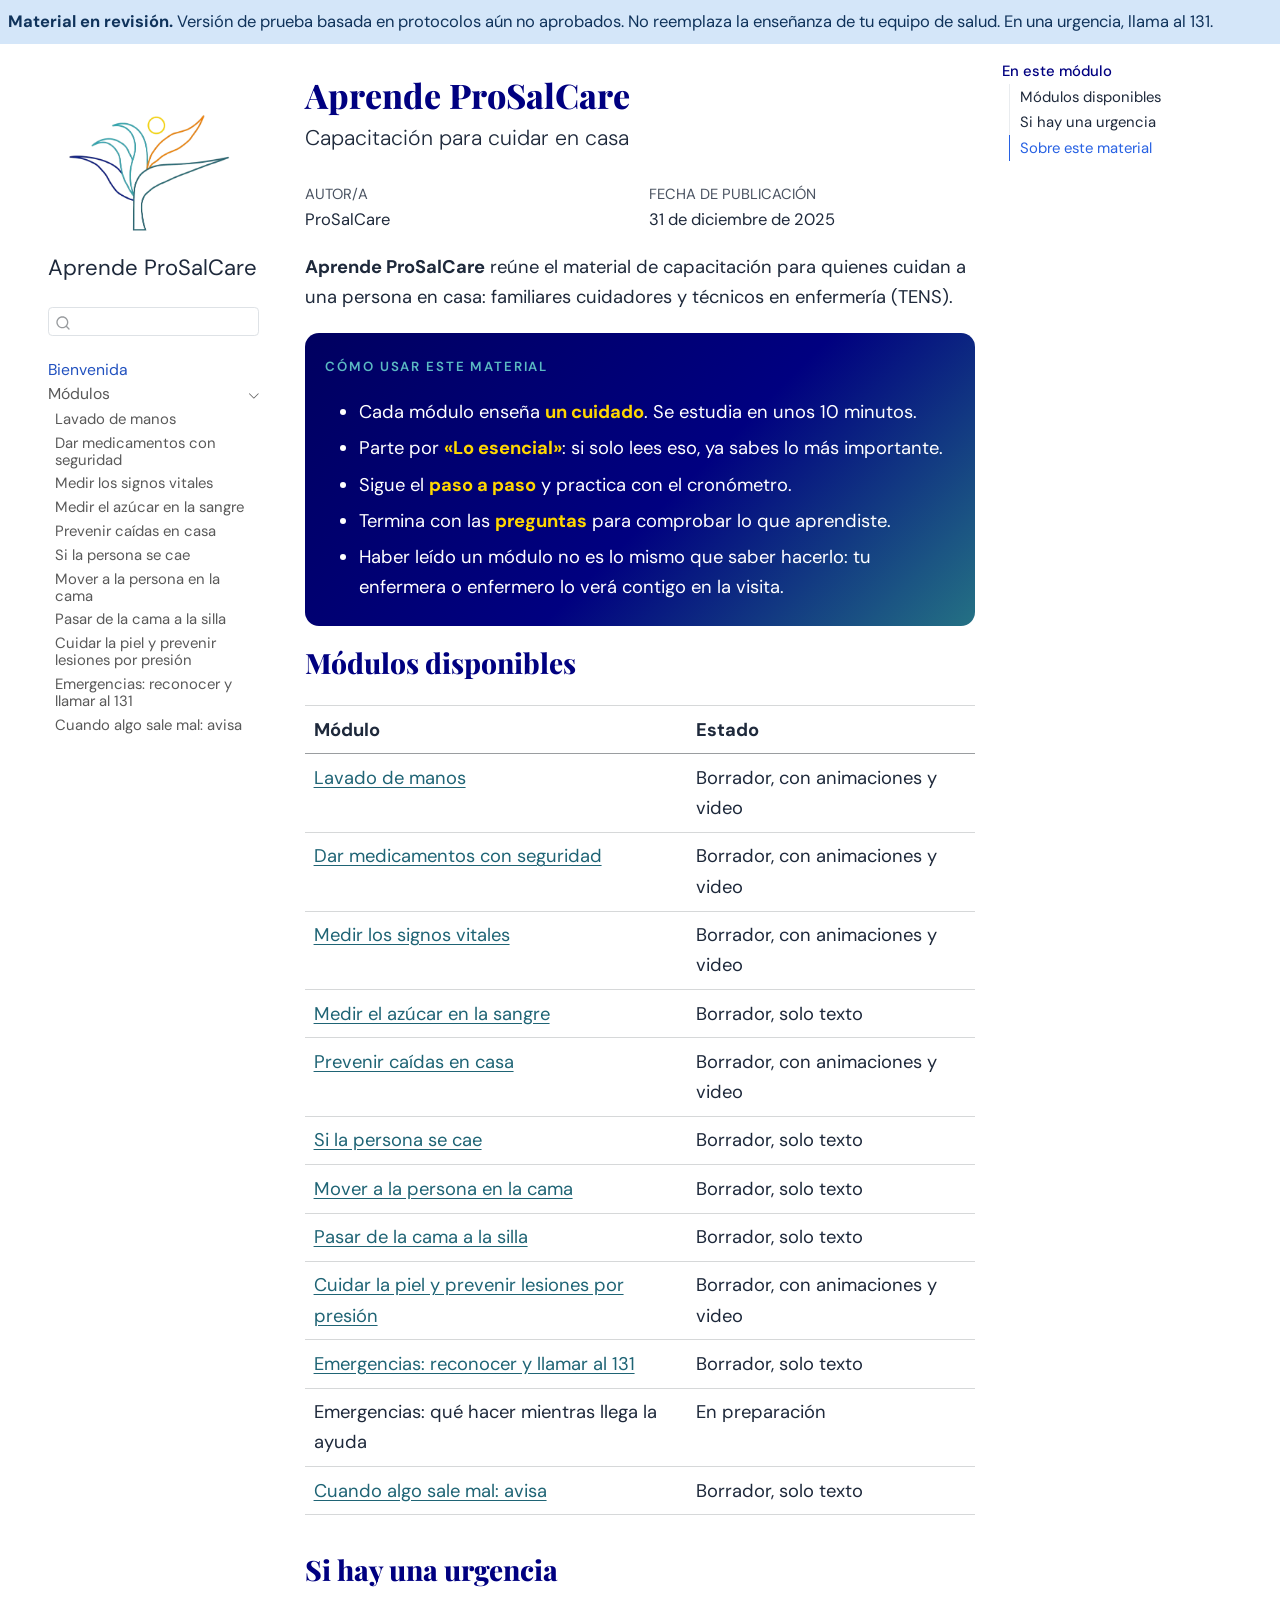
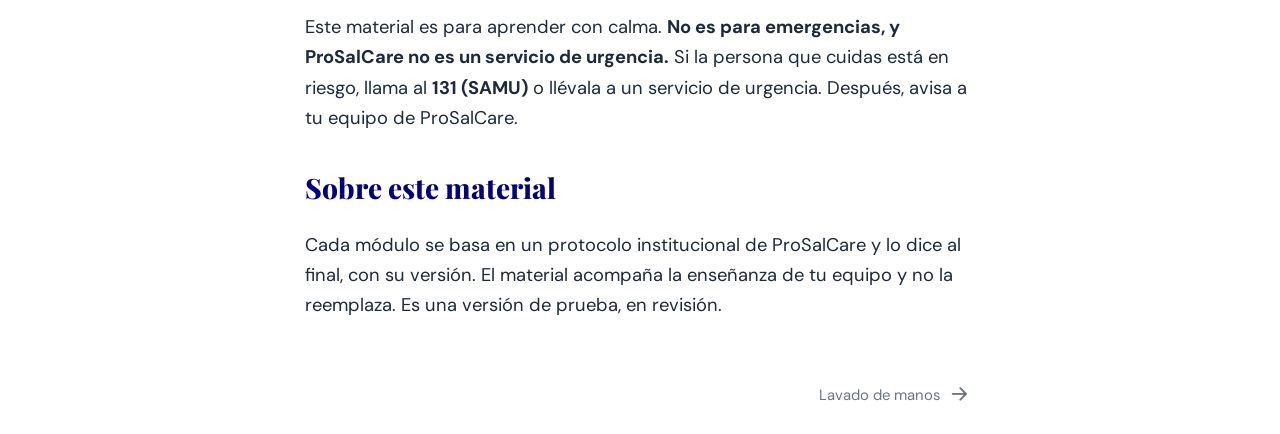
<file: docs/index.html>
<!DOCTYPE html>
<html xmlns="http://www.w3.org/1999/xhtml" lang="es" xml:lang="es"><head>

<meta charset="utf-8">
<meta name="generator" content="quarto-1.11.9">

<meta name="viewport" content="width=device-width, initial-scale=1.0, user-scalable=yes">

<meta name="author" content="ProSalCare">

<title>Aprende ProSalCare</title>
<style>
/* Default styles provided by pandoc.
** See https://pandoc.org/MANUAL.html#variables-for-html for config info.
*/
span.smallcaps{font-variant: small-caps;}
div.columns{display: flex; gap: 1.5em;}
div.column{flex: auto;}
@media screen {
div.columns{gap: min(4vw, 1.5em);}
div.column{overflow-x: auto;}
}
div.hanging-indent{margin-left: 1.5em; text-indent: -1.5em;}
ul.task-list{list-style: none;}
ul.task-list li input[type="checkbox"] {
  width: 0.8em;
  margin: 0 0.8em 0.2em -1em; /* quarto-specific, see https://github.com/quarto-dev/quarto-cli/issues/4556 */ 
  vertical-align: middle;
}
</style>


<script src="site_libs/quarto-nav/quarto-nav.js"></script>
<script src="site_libs/quarto-nav/headroom.min.js"></script>
<script src="site_libs/clipboard/clipboard.min.js"></script>
<script src="site_libs/quarto-search/autocomplete.umd.js"></script>
<script src="site_libs/quarto-search/fuse.min.js"></script>
<script src="site_libs/quarto-search/quarto-search.js"></script>
<meta name="quarto:offset" content="./">
<link href="./modulos/higiene-de-manos.html" rel="next">
<link href="./assets/logo-icon.png" rel="icon" type="image/png">
<script src="site_libs/quarto-html/quarto.js" type="module"></script>
<script src="site_libs/quarto-html/tabsets/tabsets.js" type="module"></script>
<script src="site_libs/quarto-html/scrollable-regions/scrollable-regions.js" type="module"></script>
<script src="site_libs/quarto-html/popper.min.js"></script>
<script src="site_libs/quarto-html/tippy.umd.min.js"></script>
<script src="site_libs/quarto-html/anchor.min.js"></script>
<link href="site_libs/quarto-html/tippy.css" rel="stylesheet">
<link href="site_libs/quarto-html/quarto-syntax-highlighting-63b5708e65d6cd79cd7618c58d0c21e7.css" rel="stylesheet" id="quarto-text-highlighting-styles">
<script src="site_libs/bootstrap/bootstrap.min.js"></script>
<link href="site_libs/bootstrap/bootstrap-icons.css" rel="stylesheet">
<link href="site_libs/bootstrap/bootstrap-01a495efc5497ac6e3f5457e7ed18e65.min.css" rel="stylesheet" append-hash="true" id="quarto-bootstrap" data-mode="light">
<script id="quarto-search-options" type="application/json">{
  "location": "sidebar",
  "copy-button": false,
  "collapse-after": 3,
  "panel-placement": "start",
  "type": "textbox",
  "limit": 50,
  "keyboard-shortcut": [
    "f",
    "/",
    "s"
  ],
  "show-item-context": false,
  "language": {
    "search-no-results-text": "No se han encontrado resultados",
    "search-matching-documents-text": "documentos encontrados",
    "search-copy-link-title": "Copiar el enlace en la búsqueda",
    "search-hide-matches-text": "Ocultar resultados adicionales",
    "search-more-match-text": "resultado adicional en este documento",
    "search-more-matches-text": "resultados adicionales en este documento",
    "search-clear-button-title": "Borrar",
    "search-text-placeholder": "",
    "search-detached-cancel-button-title": "Cancelar",
    "search-submit-button-title": "Enviar",
    "search-label": "Buscar"
  }
}</script>
<meta name="robots" content="noindex, nofollow">
<link rel="preconnect" href="https://fonts.googleapis.com">
<link rel="preconnect" href="https://fonts.gstatic.com" crossorigin="">
<link rel="stylesheet" href="https://fonts.googleapis.com/css2?family=DM+Sans:opsz,wght@9..40,400;9..40,500;9..40,600;9..40,700&amp;family=Playfair+Display:wght@700;800&amp;display=swap">


<link rel="stylesheet" href="assets/prosalcare.css">
</head>

<body class="nav-sidebar floating quarto-light"><a id="quarto-skip-link" class="visually-hidden-focusable" href="#quarto-document-content">Saltar al contenido principal</a>

<div id="quarto-search-results"></div>
  <header id="quarto-header" class="headroom fixed-top">
  <nav class="quarto-secondary-nav" aria-label="Barra de herramientas">
    <div class="container-fluid d-flex">
      <button type="button" class="quarto-btn-toggle btn" data-bs-toggle="collapse" role="button" data-bs-target=".quarto-sidebar-collapse-item" aria-controls="quarto-sidebar" aria-expanded="false" aria-label="Alternar barra lateral" onclick="if (window.quartoToggleHeadroom) { window.quartoToggleHeadroom(); }">
        <i class="bi bi-layout-text-sidebar-reverse"></i>
      </button>
        <nav class="quarto-page-breadcrumbs" aria-label="Hilo de Ariadna"><ol class="breadcrumb"><li class="breadcrumb-item"><a href="./index.html"><span class="chapter-title">Bienvenida</span></a></li></ol></nav>
        <a class="flex-grow-1" data-bs-toggle="collapse" data-bs-target=".quarto-sidebar-collapse-item" onclick="if (window.quartoToggleHeadroom) { window.quartoToggleHeadroom(); }">      
        </a>
      <button type="button" class="btn quarto-search-button" aria-label="Buscar" onclick="window.quartoOpenSearch();">
        <i class="bi bi-search"></i>
      </button>
    </div>
  </nav>
  <div id="quarto-announcement" data-announcement-id="cbdb576a64ece2369ca439e6d341a6ba" class="alert alert-primary hidden"><div class="quarto-announcement-content">
<p><strong>Material en revisión.</strong> Versión de prueba basada en protocolos aún no aprobados. No reemplaza la enseñanza de tu equipo de salud. En una urgencia, llama al 131.</p>
</div></div>
</header>
<!-- content -->
<div id="quarto-content" class="quarto-container page-columns page-rows-contents page-layout-article">
<!-- sidebar -->
  <nav id="quarto-sidebar" class="sidebar collapse collapse-horizontal quarto-sidebar-collapse-item sidebar-navigation floating overflow-auto" aria-label="Sitio web">
    <div class="pt-lg-2 mt-2 text-left sidebar-header sidebar-header-stacked">
      <a href="./index.html" class="sidebar-logo-link">
      <img src="./assets/logo-icon.png" alt="" class="sidebar-logo light-content py-0 d-lg-inline d-none">
      <img src="./assets/logo-icon.png" alt="" class="sidebar-logo dark-content py-0 d-lg-inline d-none">
      </a>
    <div class="sidebar-title mb-0 py-0">
      <a href="./">Aprende ProSalCare</a> 
    </div>
      </div>
        <div class="mt-2 flex-shrink-0 align-items-center">
        <div class="sidebar-search">
        <div id="quarto-search" class="" title="Buscar"></div>
        </div>
        </div>
    <div class="sidebar-menu-container"> 
    <ul class="list-unstyled mt-1">
        <li class="sidebar-item">
  <div class="sidebar-item-container"> 
  <a href="./index.html" class="sidebar-item-text sidebar-link active"><span class="chapter-title">Bienvenida</span></a>
  </div>
</li>
        <li class="sidebar-item sidebar-item-section">
      <div class="sidebar-item-container"> 
            <button type="button" class="sidebar-item-text sidebar-item-toggle sidebar-link text-start" data-bs-toggle="collapse" data-bs-target="#quarto-sidebar-section-1" aria-controls="quarto-sidebar-section-1" aria-expanded="true">
 <span class="menu-text" id="quarto-sidebar-section-1-label">Módulos</span><i class="bi bi-chevron-right" aria-hidden="true"></i></button>
      </div>
      <ul id="quarto-sidebar-section-1" aria-labelledby="quarto-sidebar-section-1-label" class="collapse list-unstyled sidebar-section depth1 show">  
          <li class="sidebar-item">
  <div class="sidebar-item-container"> 
  <a href="./modulos/higiene-de-manos.html" class="sidebar-item-text sidebar-link"><span class="chapter-title">Lavado de manos</span></a>
  </div>
</li>
          <li class="sidebar-item">
  <div class="sidebar-item-container"> 
  <a href="./modulos/medicamentos.html" class="sidebar-item-text sidebar-link"><span class="chapter-title">Dar medicamentos con seguridad</span></a>
  </div>
</li>
          <li class="sidebar-item">
  <div class="sidebar-item-container"> 
  <a href="./modulos/signos-vitales-1.html" class="sidebar-item-text sidebar-link"><span class="chapter-title">Medir los signos vitales</span></a>
  </div>
</li>
          <li class="sidebar-item">
  <div class="sidebar-item-container"> 
  <a href="./modulos/signos-vitales-2.html" class="sidebar-item-text sidebar-link"><span class="chapter-title">Medir el azúcar en la sangre</span></a>
  </div>
</li>
          <li class="sidebar-item">
  <div class="sidebar-item-container"> 
  <a href="./modulos/prevencion-de-caidas-1.html" class="sidebar-item-text sidebar-link"><span class="chapter-title">Prevenir caídas en casa</span></a>
  </div>
</li>
          <li class="sidebar-item">
  <div class="sidebar-item-container"> 
  <a href="./modulos/prevencion-de-caidas-2.html" class="sidebar-item-text sidebar-link"><span class="chapter-title">Si la persona se cae</span></a>
  </div>
</li>
          <li class="sidebar-item">
  <div class="sidebar-item-container"> 
  <a href="./modulos/movilizacion-y-transferencia-1.html" class="sidebar-item-text sidebar-link"><span class="chapter-title">Mover a la persona en la cama</span></a>
  </div>
</li>
          <li class="sidebar-item">
  <div class="sidebar-item-container"> 
  <a href="./modulos/movilizacion-y-transferencia-2.html" class="sidebar-item-text sidebar-link"><span class="chapter-title">Pasar de la cama a la silla</span></a>
  </div>
</li>
          <li class="sidebar-item">
  <div class="sidebar-item-container"> 
  <a href="./modulos/cuidado-de-la-piel.html" class="sidebar-item-text sidebar-link"><span class="chapter-title">Cuidar la piel y prevenir lesiones por presión</span></a>
  </div>
</li>
          <li class="sidebar-item">
  <div class="sidebar-item-container"> 
  <a href="./modulos/emergencia-y-rescate-1.html" class="sidebar-item-text sidebar-link"><span class="chapter-title">Emergencias: reconocer y llamar al 131</span></a>
  </div>
</li>
          <li class="sidebar-item">
  <div class="sidebar-item-container"> 
  <a href="./modulos/eventos-adversos.html" class="sidebar-item-text sidebar-link"><span class="chapter-title">Cuando algo sale mal: avisa</span></a>
  </div>
</li>
      </ul>
  </li>
    </ul>
    </div>
</nav>
<div id="quarto-sidebar-glass" class="quarto-sidebar-collapse-item" data-bs-toggle="collapse" data-bs-target=".quarto-sidebar-collapse-item"></div>
<!-- margin-sidebar -->
    <div id="quarto-margin-sidebar" class="sidebar margin-sidebar">
        <nav id="TOC" role="doc-toc" aria-labelledby="toc-title" class="toc-active">
    <h2 id="toc-title">En este módulo</h2>
   
  <ul class="collapse">
  <li><a href="#módulos-disponibles" id="toc-módulos-disponibles" class="nav-link active" data-scroll-target="#módulos-disponibles">Módulos disponibles</a></li>
  <li><a href="#si-hay-una-urgencia" id="toc-si-hay-una-urgencia" class="nav-link" data-scroll-target="#si-hay-una-urgencia">Si hay una urgencia</a></li>
  <li><a href="#sobre-este-material" id="toc-sobre-este-material" class="nav-link" data-scroll-target="#sobre-este-material">Sobre este material</a></li>
  </ul>
</nav>
    </div>
<!-- main -->
<main class="content" id="quarto-document-content" tabindex="-1">

<header id="title-block-header" class="quarto-title-block default">
<div class="quarto-title">
<h1 class="title">Aprende ProSalCare</h1>
<p class="subtitle lead">Capacitación para cuidar en casa</p>
</div>



<div class="quarto-title-meta">

    <div>
    <div class="quarto-title-meta-heading">Autor/a</div>
    <div class="quarto-title-meta-contents">
             <p>ProSalCare </p>
          </div>
  </div>
    
    <div>
    <div class="quarto-title-meta-heading">Fecha de publicación</div>
    <div class="quarto-title-meta-contents">
      <p class="date">31 de diciembre de 2025</p>
    </div>
  </div>
  
    
  </div>
  


</header>


<p><strong>Aprende ProSalCare</strong> reúne el material de capacitación para quienes cuidan a una persona en casa: familiares cuidadores y técnicos en enfermería (TENS).</p>
<div class="box esencial">
<p><span class="etiqueta">Cómo usar este material</span></p>
<ul>
<li>Cada módulo enseña <strong>un cuidado</strong>. Se estudia en unos 10 minutos.</li>
<li>Parte por <strong>«Lo esencial»</strong>: si solo lees eso, ya sabes lo más importante.</li>
<li>Sigue el <strong>paso a paso</strong> y practica con el cronómetro.</li>
<li>Termina con las <strong>preguntas</strong> para comprobar lo que aprendiste.</li>
<li>Haber leído un módulo no es lo mismo que saber hacerlo: tu enfermera o enfermero lo verá contigo en la visita.</li>
</ul>
</div>
<section id="módulos-disponibles" class="level2">
<h2 class="anchored" data-anchor-id="módulos-disponibles">Módulos disponibles</h2>
<table class="caption-top table">
<thead>
<tr class="header">
<th>Módulo</th>
<th>Estado</th>
</tr>
</thead>
<tbody>
<tr class="odd">
<td><a href="./modulos/higiene-de-manos.html">Lavado de manos</a></td>
<td>Borrador, con animaciones y video</td>
</tr>
<tr class="even">
<td><a href="./modulos/medicamentos.html">Dar medicamentos con seguridad</a></td>
<td>Borrador, con animaciones y video</td>
</tr>
<tr class="odd">
<td><a href="./modulos/signos-vitales-1.html">Medir los signos vitales</a></td>
<td>Borrador, con animaciones y video</td>
</tr>
<tr class="even">
<td><a href="./modulos/signos-vitales-2.html">Medir el azúcar en la sangre</a></td>
<td>Borrador, solo texto</td>
</tr>
<tr class="odd">
<td><a href="./modulos/prevencion-de-caidas-1.html">Prevenir caídas en casa</a></td>
<td>Borrador, con animaciones y video</td>
</tr>
<tr class="even">
<td><a href="./modulos/prevencion-de-caidas-2.html">Si la persona se cae</a></td>
<td>Borrador, solo texto</td>
</tr>
<tr class="odd">
<td><a href="./modulos/movilizacion-y-transferencia-1.html">Mover a la persona en la cama</a></td>
<td>Borrador, solo texto</td>
</tr>
<tr class="even">
<td><a href="./modulos/movilizacion-y-transferencia-2.html">Pasar de la cama a la silla</a></td>
<td>Borrador, solo texto</td>
</tr>
<tr class="odd">
<td><a href="./modulos/cuidado-de-la-piel.html">Cuidar la piel y prevenir lesiones por presión</a></td>
<td>Borrador, con animaciones y video</td>
</tr>
<tr class="even">
<td><a href="./modulos/emergencia-y-rescate-1.html">Emergencias: reconocer y llamar al 131</a></td>
<td>Borrador, solo texto</td>
</tr>
<tr class="odd">
<td>Emergencias: qué hacer mientras llega la ayuda</td>
<td>En preparación</td>
</tr>
<tr class="even">
<td><a href="./modulos/eventos-adversos.html">Cuando algo sale mal: avisa</a></td>
<td>Borrador, solo texto</td>
</tr>
</tbody>
</table>
</section>
<section id="si-hay-una-urgencia" class="level2">
<h2 class="anchored" data-anchor-id="si-hay-una-urgencia">Si hay una urgencia</h2>
<p>Este material es para aprender con calma. <strong>No es para emergencias, y ProSalCare no es un servicio de urgencia.</strong> Si la persona que cuidas está en riesgo, llama al <strong>131 (SAMU)</strong> o llévala a un servicio de urgencia. Después, avisa a tu equipo de ProSalCare.</p>
</section>
<section id="sobre-este-material" class="level2">
<h2 class="anchored" data-anchor-id="sobre-este-material">Sobre este material</h2>
<p>Cada módulo se basa en un protocolo institucional de ProSalCare y lo dice al final, con su versión. El material acompaña la enseñanza de tu equipo y no la reemplaza. Es una versión de prueba, en revisión.</p>


</section>

</main> <!-- /main -->
<script id="quarto-html-after-body" type="application/javascript">
  window.document.addEventListener("DOMContentLoaded", function (event) {
    const icon = "";
    const anchorJS = new window.AnchorJS();
    anchorJS.options = {
      placement: 'right',
      icon: icon
    };
    anchorJS.add('.anchored');
    const isCodeAnnotation = (el) => {
      for (const clz of el.classList) {
        if (clz.startsWith('code-annotation-')) {                     
          return true;
        }
      }
      return false;
    }
    const onCopySuccess = function(e) {
      // button target
      const button = e.trigger;
      // don't keep focus
      button.blur();
      // flash "checked"
      button.classList.add('code-copy-button-checked');
      var currentTitle = button.getAttribute("title");
      button.setAttribute("title", "Copiado");
      let tooltip;
      if (window.bootstrap) {
        button.setAttribute("data-bs-toggle", "tooltip");
        button.setAttribute("data-bs-placement", "left");
        button.setAttribute("data-bs-title", "Copiado");
        tooltip = new bootstrap.Tooltip(button, 
          { trigger: "manual", 
            customClass: "code-copy-button-tooltip",
            offset: [0, -8]});
        tooltip.show();    
      }
      setTimeout(function() {
        if (tooltip) {
          tooltip.hide();
          button.removeAttribute("data-bs-title");
          button.removeAttribute("data-bs-toggle");
          button.removeAttribute("data-bs-placement");
        }
        button.setAttribute("title", currentTitle);
        button.classList.remove('code-copy-button-checked');
      }, 1000);
      // clear code selection
      e.clearSelection();
    }
    const getTextToCopy = function(trigger) {
      const outerScaffold = trigger.parentElement.cloneNode(true);
      const codeEl = outerScaffold.querySelector('code');
      for (const childEl of codeEl.children) {
        if (isCodeAnnotation(childEl)) {
          childEl.remove();
        }
      }
      return codeEl.innerText;
    }
    const clipboard = new window.ClipboardJS('.code-copy-button:not([data-in-quarto-modal])', {
      text: getTextToCopy
    });
    clipboard.on('success', onCopySuccess);
    if (window.document.getElementById('quarto-embedded-source-code-modal')) {
      const clipboardModal = new window.ClipboardJS('.code-copy-button[data-in-quarto-modal]', {
        text: getTextToCopy,
        container: window.document.getElementById('quarto-embedded-source-code-modal')
      });
      clipboardModal.on('success', onCopySuccess);
    }
      var localhostRegex = new RegExp(/^(?:http|https):\/\/localhost\:?[0-9]*\//);
      var mailtoRegex = new RegExp(/^mailto:/);
        var filterRegex = new RegExp('/' + window.location.host + '/');
      const newWindowLabel = "(opens in a new tab)";
      const newWindowNoteId = "quarto-ext-newwindow-label";
      // Links reference one hidden label through aria-describedby, so the
      // announcement never changes their accessible name.
      var describeNewWindow = (link) => {
        if (!window.document.getElementById(newWindowNoteId)) {
          var newWindowNote = window.document.createElement("span");
          newWindowNote.id = newWindowNoteId;
          newWindowNote.hidden = true;
          newWindowNote.textContent = newWindowLabel;
          window.document.body.appendChild(newWindowNote);
        }
        var describedBy = (link.getAttribute("aria-describedby") || "").split(/\s+/).filter(Boolean);
        if (!describedBy.includes(newWindowNoteId)) {
          describedBy.push(newWindowNoteId);
          link.setAttribute("aria-describedby", describedBy.join(" "));
        }
      }
      var isInternal = (href) => {
          return filterRegex.test(href) || localhostRegex.test(href) || mailtoRegex.test(href);
      }
      // Inspect non-navigation links and adorn them if external
      window.quartoDecorateExternalLinks = function (root) {
     var links = (root || window.document).querySelectorAll('a[href]:not(.nav-link):not(.navbar-brand):not(.toc-action):not(.sidebar-link):not(.sidebar-item-toggle):not(.pagination-link):not(.no-external):not([aria-hidden]):not(.dropdown-item):not(.quarto-navigation-tool):not(.about-link)');
      for (var i=0; i<links.length; i++) {
        const link = links[i];
        if (!isInternal(link.href)) {
          // undo the damage that might have been done by quarto-nav.js in the case of
          // links that we want to consider external
          if (link.dataset.originalHref !== undefined) {
            link.href = link.dataset.originalHref;
          }
            // target, if specified
            link.setAttribute("target", "_blank");
            if (link.getAttribute("rel") === null) {
              link.setAttribute("rel", "noopener");
            }
            describeNewWindow(link);
          if (!link.classList.contains('no-external-icon')) {
          }
        }
      }
      };
      window.quartoDecorateExternalLinks(window.document);
    // Esc closes the popup (WCAG 1.4.13) and focus leaving both trigger and
    // popup closes it (WCAG 2.4.11); tippy handles neither for interactive popups.
    const hideOnEscAndFocusOut = {
      name: 'hideOnEscAndFocusOut',
      defaultValue: true,
      fn(instance) {
        const dismiss = () => {
          // A show scheduled by the trigger delay would otherwise reopen it
          instance.clearDelayTimeouts();
          instance.hide();
        };
        const onKeyDown = (event) => {
          if (event.key !== 'Escape') {
            return;
          }
          // Keep Esc from also reaching page handlers (e.g. reveal.js overview),
          // except an open reveal.js slide menu, which Esc should close too.
          // The menu handles keys only when its keyboard option is on.
          const menuHandlesEsc = window.Reveal?.getPlugin?.('menu')?.isOpen() &&
            window.Reveal.getConfig().menu?.keyboard !== false;
          if (!menuHandlesEsc) {
            event.stopPropagation();
          }
          if (instance.popper.contains(window.document.activeElement)) {
            // Disabled while refocusing so the focus trigger does not reopen it
            instance.disable();
            instance.reference.focus();
            instance.enable();
          }
          dismiss();
        };
        const onFocusOut = (event) => {
          const target = event.relatedTarget;
          if (target && !instance.reference.contains(target) &&
              !instance.popper.contains(target)) {
            dismiss();
          }
        };
        // On the trigger too: a click trigger (code-annotations: select) has no
        // blur handling. Attached for the instance's lifetime so leaving the
        // trigger also cancels a show still pending on the trigger delay.
        instance.reference.addEventListener('focusout', onFocusOut);
        return {
          onShow() {
            window.document.addEventListener('keydown', onKeyDown, true);
            instance.popper.addEventListener('focusout', onFocusOut);
          },
          onHide() {
            window.document.removeEventListener('keydown', onKeyDown, true);
            instance.popper.removeEventListener('focusout', onFocusOut);
          },
          onDestroy() {
            instance.reference.removeEventListener('focusout', onFocusOut);
          },
        };
      },
    };
    function tippyHover(el, contentFn, onTriggerFn, onUntriggerFn) {
      const config = {
        allowHTML: true,
        maxWidth: 500,
        delay: 100,
        arrow: false,
        appendTo: function(el) {
            return el.parentElement;
        },
        interactive: true,
        interactiveBorder: 10,
        theme: 'quarto',
        placement: 'bottom-start',
        plugins: [hideOnEscAndFocusOut],
      };
      if (contentFn) {
        config.content = contentFn;
      }
      if (onTriggerFn) {
        config.onTrigger = onTriggerFn;
      }
      if (onUntriggerFn) {
        config.onUntrigger = onUntriggerFn;
      }
      window.tippy(el, config); 
    }
    const noterefs = window.document.querySelectorAll('a[role="doc-noteref"]');
    for (var i=0; i<noterefs.length; i++) {
      const ref = noterefs[i];
      tippyHover(ref, function() {
        // use id or data attribute instead here
        let href = ref.getAttribute('data-footnote-href') || ref.getAttribute('href');
        try { href = new URL(href).hash; } catch {}
        const id = href.replace(/^#\/?/, "");
        const note = window.document.getElementById(id);
        if (note) {
          return note.innerHTML;
        } else {
          return "";
        }
      });
    }
    const xrefs = window.document.querySelectorAll('a.quarto-xref');
    const processXRef = (id, note) => {
      // Strip column container classes
      const stripColumnClz = (el) => {
        el.classList.remove("page-full", "page-columns");
        if (el.children) {
          for (const child of el.children) {
            stripColumnClz(child);
          }
        }
      }
      stripColumnClz(note)
      if (id === null || id.startsWith('sec-')) {
        // Special case sections, only their first couple elements
        const container = document.createElement("div");
        if (note.children && note.children.length > 2) {
          container.appendChild(note.children[0].cloneNode(true));
          for (let i = 1; i < note.children.length; i++) {
            const child = note.children[i];
            if (child.tagName === "P" && child.innerText === "") {
              continue;
            } else {
              container.appendChild(child.cloneNode(true));
              break;
            }
          }
          if (window.Quarto?.typesetMath) {
            window.Quarto.typesetMath(container);
          }
          return container.innerHTML
        } else {
          if (window.Quarto?.typesetMath) {
            window.Quarto.typesetMath(note);
          }
          return note.innerHTML;
        }
      } else {
        // Remove any anchor links if they are present
        const anchorLink = note.querySelector('a.anchorjs-link');
        if (anchorLink) {
          anchorLink.remove();
        }
        if (window.Quarto?.typesetMath) {
          window.Quarto.typesetMath(note);
        }
        if (note.classList.contains("callout")) {
          return note.outerHTML;
        } else {
          return note.innerHTML;
        }
      }
    }
    for (var i=0; i<xrefs.length; i++) {
      const xref = xrefs[i];
      tippyHover(xref, undefined, function(instance) {
        instance.disable();
        let url = xref.getAttribute('href');
        let hash = undefined; 
        if (url.startsWith('#')) {
          hash = url;
        } else {
          try { hash = new URL(url).hash; } catch {}
        }
        if (hash) {
          const id = hash.replace(/^#\/?/, "");
          const note = window.document.getElementById(id);
          if (note !== null) {
            try {
              const html = processXRef(id, note.cloneNode(true));
              instance.setContent(html);
            } finally {
              instance.enable();
              instance.show();
            }
          } else {
            // See if we can fetch this
            fetch(url.split('#')[0])
            .then(res => res.text())
            .then(html => {
              const parser = new DOMParser();
              const htmlDoc = parser.parseFromString(html, "text/html");
              const note = htmlDoc.getElementById(id);
              if (note !== null) {
                const html = processXRef(id, note);
                instance.setContent(html);
              } 
            }).finally(() => {
              instance.enable();
              instance.show();
            });
          }
        } else {
          // See if we can fetch a full url (with no hash to target)
          // This is a special case and we should probably do some content thinning / targeting
          fetch(url)
          .then(res => res.text())
          .then(html => {
            const parser = new DOMParser();
            const htmlDoc = parser.parseFromString(html, "text/html");
            const note = htmlDoc.querySelector('main.content');
            if (note !== null) {
              // This should only happen for chapter cross references
              // (since there is no id in the URL)
              // remove the first header
              if (note.children.length > 0 && note.children[0].tagName === "HEADER") {
                note.children[0].remove();
              }
              const html = processXRef(null, note);
              instance.setContent(html);
            } 
          }).finally(() => {
            instance.enable();
            instance.show();
          });
        }
      }, function(instance) {
      });
    }
        let selectedAnnoteEl;
        const selectorForAnnotation = ( cell, annotation) => {
          let cellAttr = 'data-code-cell="' + cell + '"';
          let lineAttr = 'data-code-annotation="' +  annotation + '"';
          const selector = 'span[' + cellAttr + '][' + lineAttr + ']';
          return selector;
        }
        const selectCodeLines = (annoteEl) => {
          const doc = window.document;
          const targetCell = annoteEl.getAttribute("data-target-cell");
          const targetAnnotation = annoteEl.getAttribute("data-target-annotation");
          const annoteSpan = window.document.querySelector(selectorForAnnotation(targetCell, targetAnnotation));
          const lines = annoteSpan.getAttribute("data-code-lines").split(",");
          const lineIds = lines.map((line) => {
            return targetCell + "-" + line;
          })
          // Each band is positioned against its own containing block, which is
          // not the offsetParent of the lines, so place it from client rects.
          const placeBand = (band, firstEl, lastEl, codeBlock) => {
            const container = band.offsetParent;
            if (container === null) {
              return;
            }
            const containerRect = container.getBoundingClientRect();
            // Reveal.js scales slides with a transform, so convert client
            // pixels back to the CSS pixels of the container.
            const scale = containerRect.height / container.offsetHeight || 1;
            const firstRect = firstEl.getBoundingClientRect();
            const lastRect = lastEl.getBoundingClientRect();
            const top = (firstRect.top - containerRect.top) / scale - container.clientTop + container.scrollTop;
            const height = (lastRect.bottom - firstRect.top) / scale;
            band.style.top = top - 2 + "px";
            band.style.height = height + 4 + "px";
            if (codeBlock) {
              // Without the copy button wrapper, the containing block is wider
              // than the code block, so span the code block explicitly.
              const blockRect = codeBlock.getBoundingClientRect();
              band.style.left = (blockRect.left - containerRect.left) / scale - container.clientLeft + container.scrollLeft + "px";
              band.style.width = blockRect.width / scale + "px";
            }
          };
          if (lineIds.length > 0) {
            const el = window.document.getElementById(lineIds[0]);
            const lastEl = window.document.getElementById(lineIds[lineIds.length - 1]);
            const parent = el.parentElement.parentElement;
            // cook up a div (if necessary) and position it
            let div = window.document.getElementById("code-annotation-line-highlight");
            if (div === null) {
              div = window.document.createElement("div");
              div.setAttribute("id", "code-annotation-line-highlight");
              div.style.position = 'absolute';
              parent.appendChild(div);
            }
            placeBand(div, el, lastEl, parent.closest("div.sourceCode") || parent);
            let gutterDiv = window.document.getElementById("code-annotation-line-highlight-gutter");
            if (gutterDiv === null) {
              gutterDiv = window.document.createElement("div");
              gutterDiv.setAttribute("id", "code-annotation-line-highlight-gutter");
              gutterDiv.style.position = 'absolute';
              const codeCell = window.document.getElementById(targetCell);
              const gutter = codeCell.querySelector('.code-annotation-gutter');
              gutter.appendChild(gutterDiv);
            }
            placeBand(gutterDiv, el, lastEl);
            selectedAnnoteEl = annoteEl;
          }
        };
        const unselectCodeLines = () => {
          const elementsIds = ["code-annotation-line-highlight", "code-annotation-line-highlight-gutter"];
          elementsIds.forEach((elId) => {
            const div = window.document.getElementById(elId);
            if (div) {
              div.remove();
            }
          });
          selectedAnnoteEl = undefined;
        };
          // Handle positioning of the toggle
      window.addEventListener(
        "resize",
        throttle(() => {
          elRect = undefined;
          if (selectedAnnoteEl) {
            selectCodeLines(selectedAnnoteEl);
          }
        }, 10)
      );
      function throttle(fn, ms) {
      let throttle = false;
      let timer;
        return (...args) => {
          if(!throttle) { // first call gets through
              fn.apply(this, args);
              throttle = true;
          } else { // all the others get throttled
              if(timer) clearTimeout(timer); // cancel #2
              timer = setTimeout(() => {
                fn.apply(this, args);
                timer = throttle = false;
              }, ms);
          }
        };
      }
        // Attach click handler to the DT
        const annoteDls = window.document.querySelectorAll('dt[data-target-cell]');
        for (const annoteDlNode of annoteDls) {
          annoteDlNode.addEventListener('click', (event) => {
            const clickedEl = event.target;
            if (clickedEl !== selectedAnnoteEl) {
              unselectCodeLines();
              const activeEl = window.document.querySelector('dt[data-target-cell].code-annotation-active');
              if (activeEl) {
                activeEl.classList.remove('code-annotation-active');
              }
              selectCodeLines(clickedEl);
              clickedEl.classList.add('code-annotation-active');
            } else {
              // Unselect the line
              unselectCodeLines();
              clickedEl.classList.remove('code-annotation-active');
            }
          });
        }
    const findCites = (el) => {
      const parentEl = el.parentElement;
      if (parentEl) {
        const cites = parentEl.dataset.cites;
        if (cites) {
          return {
            el,
            cites: cites.split(' ')
          };
        } else {
          return findCites(el.parentElement)
        }
      } else {
        return undefined;
      }
    };
    var bibliorefs = window.document.querySelectorAll('a[role="doc-biblioref"]');
    for (var i=0; i<bibliorefs.length; i++) {
      const ref = bibliorefs[i];
      const citeInfo = findCites(ref);
      if (citeInfo) {
        tippyHover(citeInfo.el, function() {
          var popup = window.document.createElement('div');
          citeInfo.cites.forEach(function(cite) {
            var citeDiv = window.document.createElement('div');
            citeDiv.classList.add('hanging-indent');
            citeDiv.classList.add('csl-entry');
            var biblioDiv = window.document.getElementById('ref-' + cite);
            if (biblioDiv) {
              citeDiv.innerHTML = biblioDiv.innerHTML;
            }
            popup.appendChild(citeDiv);
          });
          return popup.innerHTML;
        });
      }
    }
  });
  </script>
  <script type="application/javascript">
  window.quartoScrollableRegionsLabels = {"code":"Código desplazable","output":"Salida desplazable"};
  </script>
<nav class="page-navigation" aria-label="Página">
  <div class="nav-page nav-page-previous">
  </div>
  <div class="nav-page nav-page-next">
      <a href="./modulos/higiene-de-manos.html" class="pagination-link" aria-label="Lavado de manos">
        <span class="nav-page-text"><span class="chapter-title">Lavado de manos</span></span> <i class="bi bi-arrow-right-short"></i>
      </a>
  </div>
</nav>
</div> <!-- /content -->
<script>
/* Interactivos de los módulos: cronómetro de práctica y autoevaluación. Sin dependencias ni datos enviados a ningún servidor. */
(function () {
  // Animaciones de los pasos: se reproducen solo mientras están a la vista
  var vids = document.querySelectorAll("video.paso-vid");
  if ("IntersectionObserver" in window && !(window.matchMedia && matchMedia("(prefers-reduced-motion: reduce)").matches)) {
    var io = new IntersectionObserver(function (es) { es.forEach(function (e) { if (e.isIntersecting) { var pr = e.target.play(); if (pr && pr.catch) pr.catch(function () {}); } else e.target.pause(); }); }, { threshold: 0.4 });
    vids.forEach(function (v) { io.observe(v); });
  } else vids.forEach(function (v) { v.controls = true; });
  // Cronómetro: <div class="practica" data-pasos='[["Texto del paso", segundos], ...]'>
  document.querySelectorAll(".practica").forEach(function (box) {
    var pasos = JSON.parse(box.getAttribute("data-pasos") || "[]");
    var total = pasos.reduce(function (a, p) { return a + p[1]; }, 0);
    box.innerHTML = '<div class="ahora" aria-live="polite">Practica con el cronómetro: te guía paso a paso.</div>' +
      '<div class="barra" aria-hidden="true"><i></i></div><div class="seg">0 de ' + total + ' segundos</div>' +
      '<button type="button">Comenzar</button>';
    var ahora = box.querySelector(".ahora"), barra = box.querySelector(".barra i"), seg = box.querySelector(".seg"), btn = box.querySelector("button");
    var timer = null, t0 = 0;
    function parar(msg) { clearInterval(timer); timer = null; btn.textContent = "Repetir"; if (msg) ahora.textContent = msg; }
    function tick() {
      var t = (Date.now() - t0) / 1000, acc = 0, i;
      if (t >= total) { barra.style.width = "100%"; seg.textContent = total + " de " + total + " segundos"; parar("Listo. Así de largo es un buen lavado."); return; }
      for (i = 0; i < pasos.length; i++) { if (t < acc + pasos[i][1]) break; acc += pasos[i][1]; }
      ahora.textContent = (i + 1) + ". " + pasos[i][0];
      barra.style.width = (100 * t / total) + "%"; seg.textContent = Math.floor(t) + " de " + total + " segundos";
    }
    btn.addEventListener("click", function () {
      if (timer) { parar("Pausado. Puedes repetir cuando quieras."); return; }
      t0 = Date.now(); btn.textContent = "Detener"; tick(); timer = setInterval(tick, 200);
    });
  });
  // Autoevaluación: <div class="quiz"> con <fieldset data-ok="índice" data-por="explicación">
  document.querySelectorAll(".quiz fieldset").forEach(function (fs, n) {
    var ok = parseInt(fs.getAttribute("data-ok"), 10), por = fs.getAttribute("data-por") || "";
    var out = document.createElement("div"); out.className = "resp"; out.hidden = true; out.setAttribute("aria-live", "polite"); fs.appendChild(out);
    fs.querySelectorAll("input").forEach(function (inp, i) {
      inp.name = "q" + n; inp.id = "q" + n + "-" + i;
      inp.addEventListener("change", function () {
        out.hidden = false; out.className = "resp " + (i === ok ? "ok" : "no");
        out.textContent = (i === ok ? "Correcto. " : "Todavía no. ") + por;
      });
    });
  });
})();
</script>




</body></html>
</file>
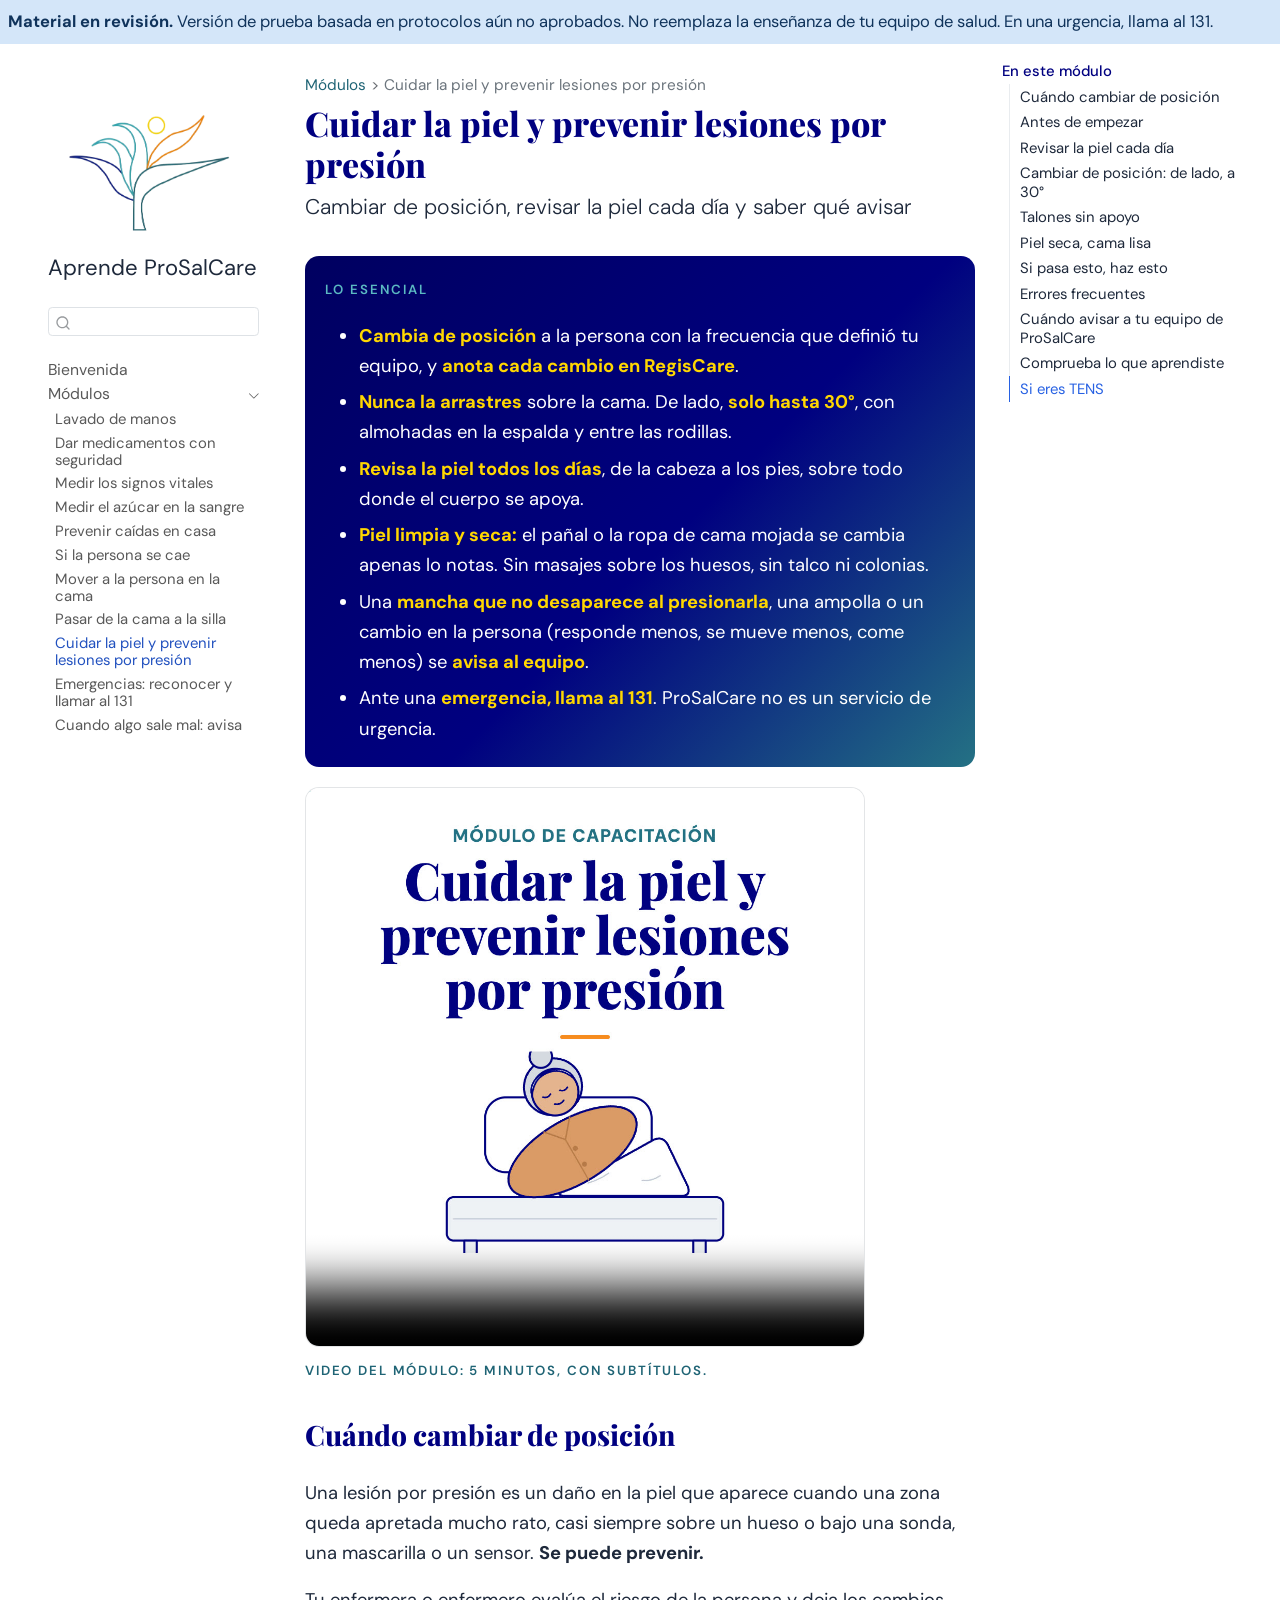
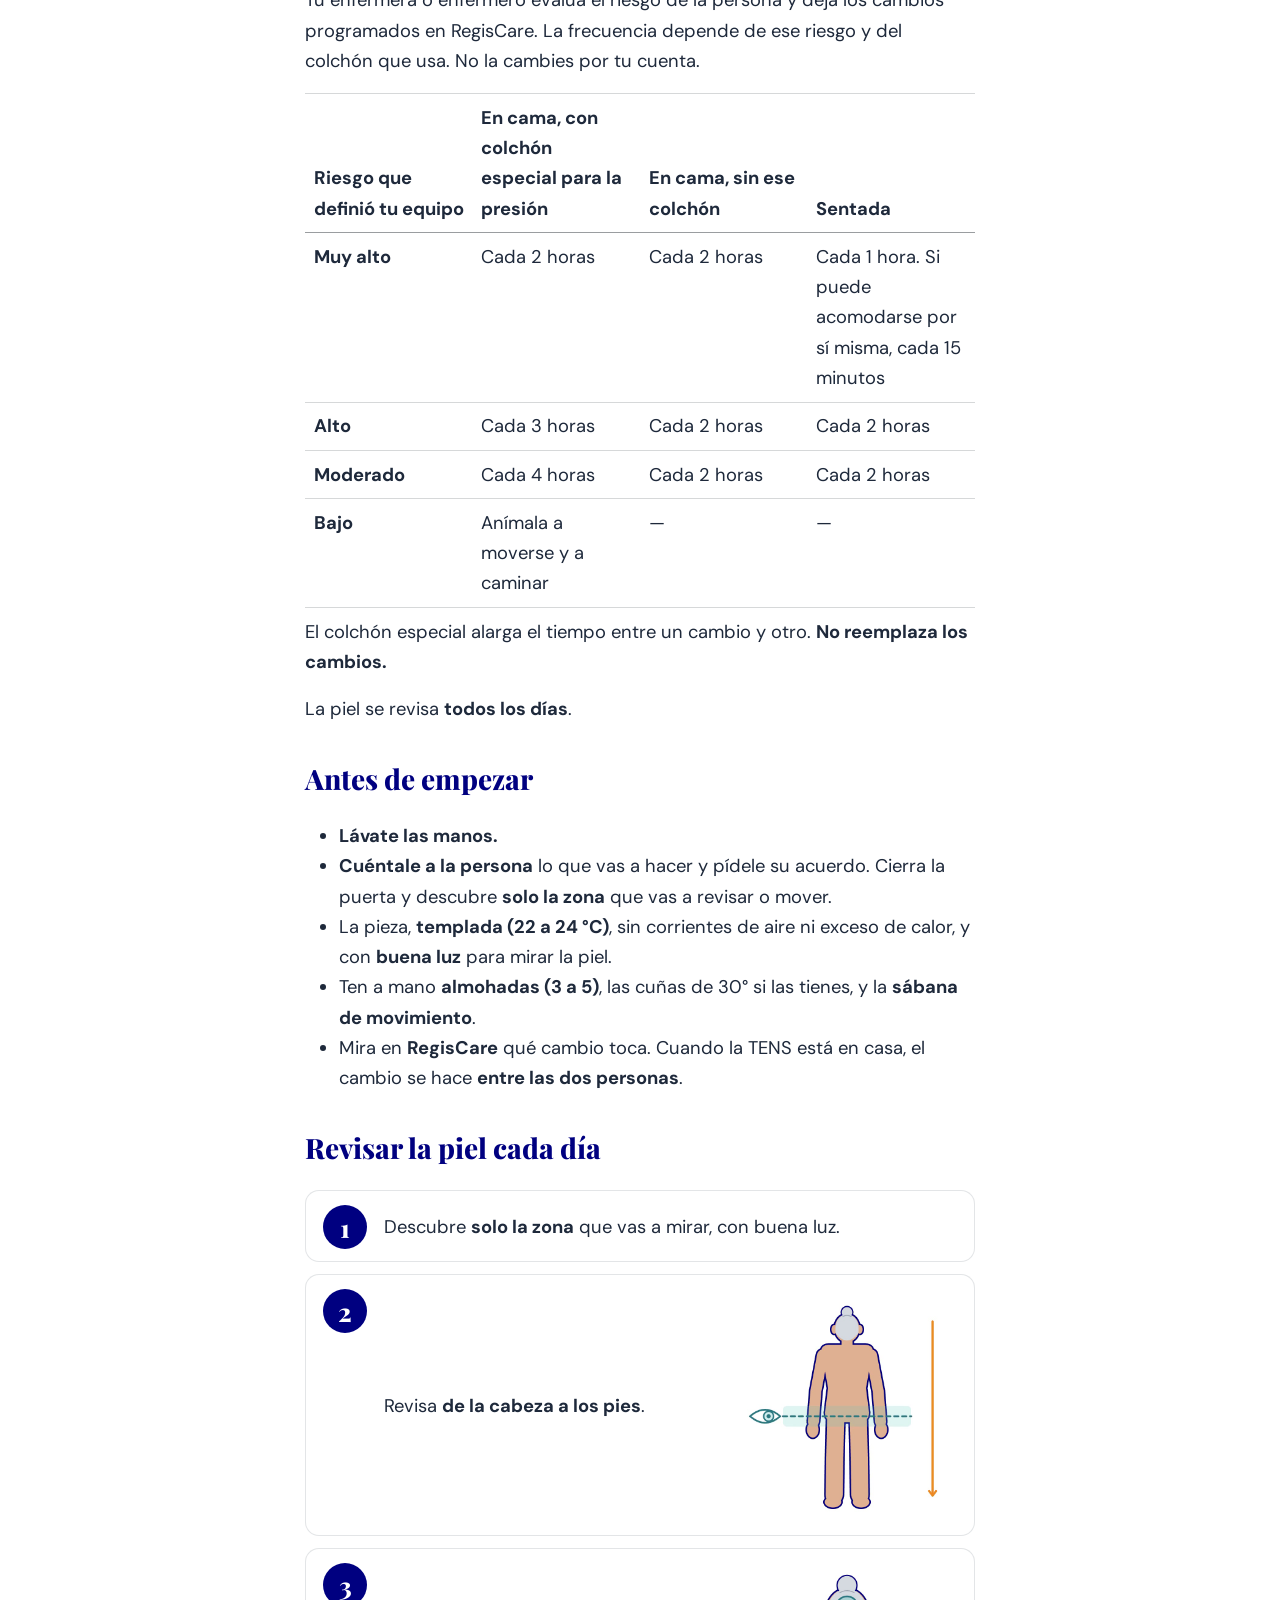
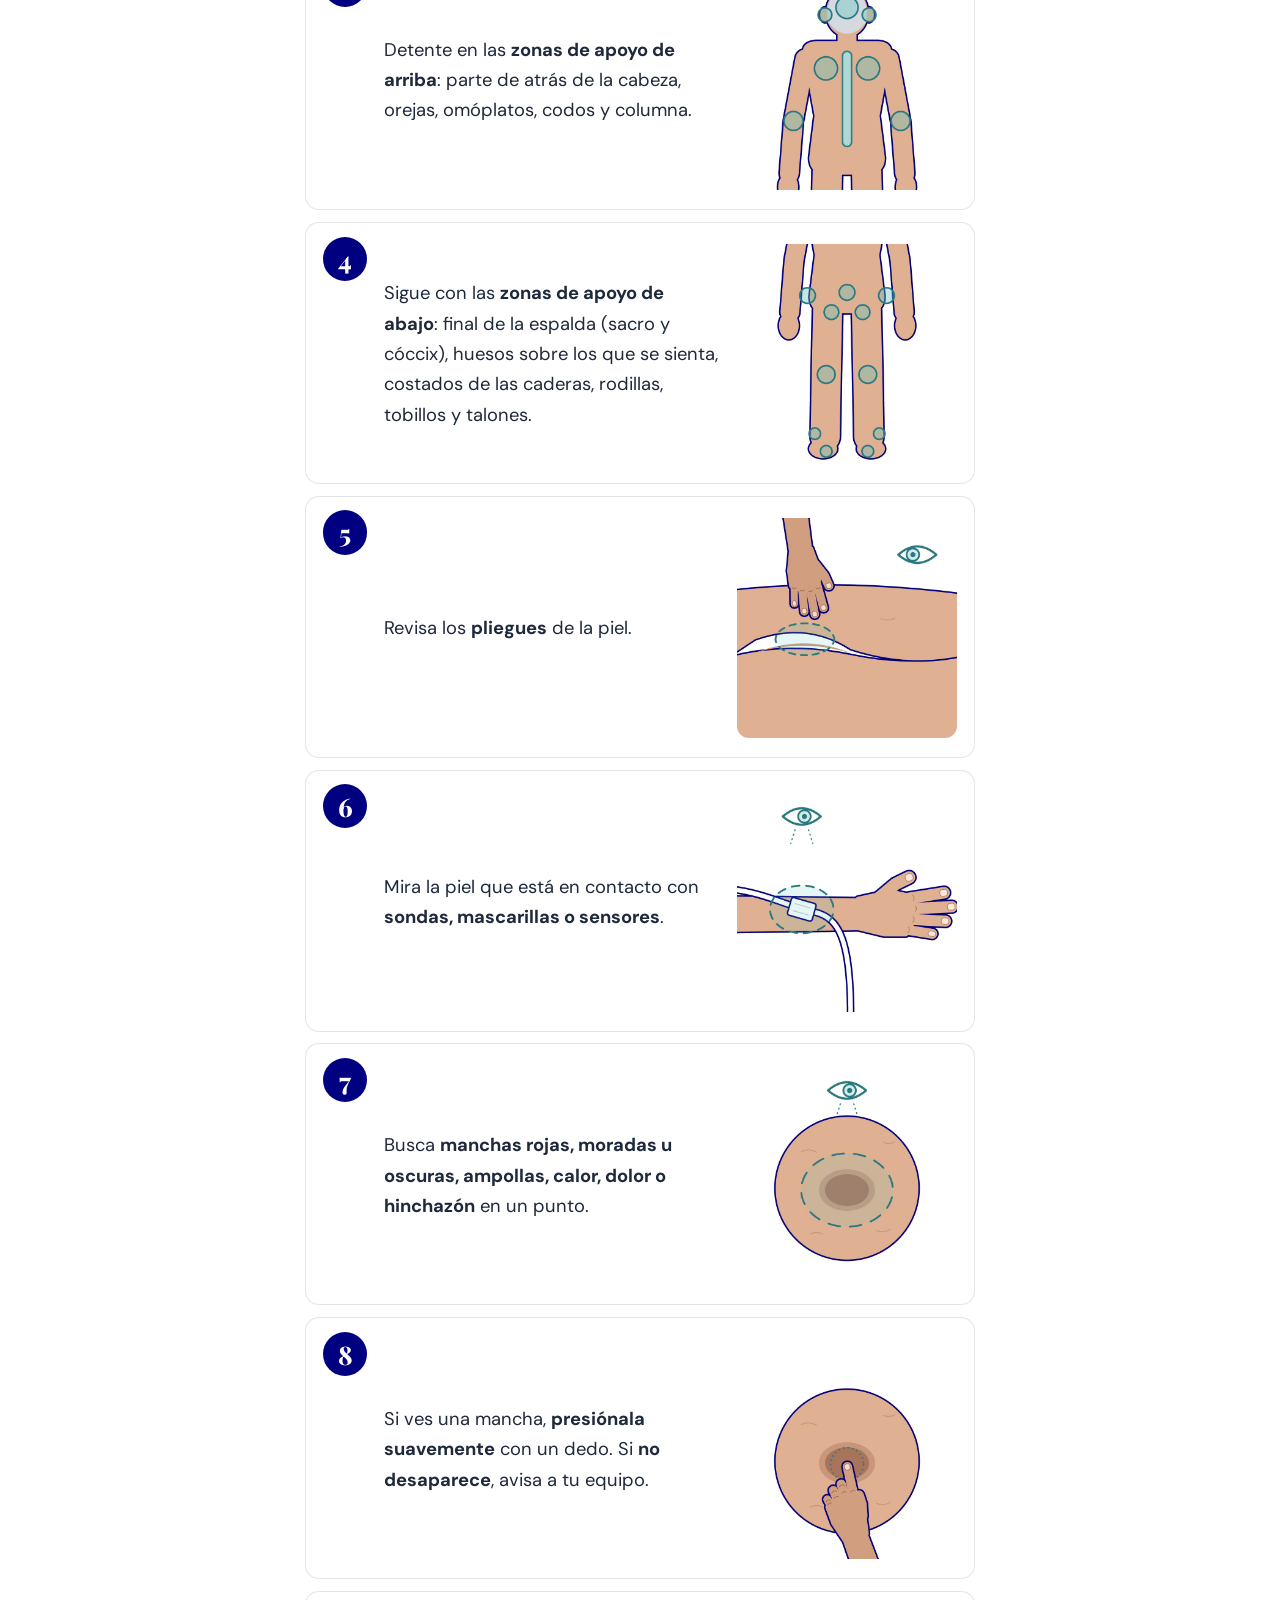
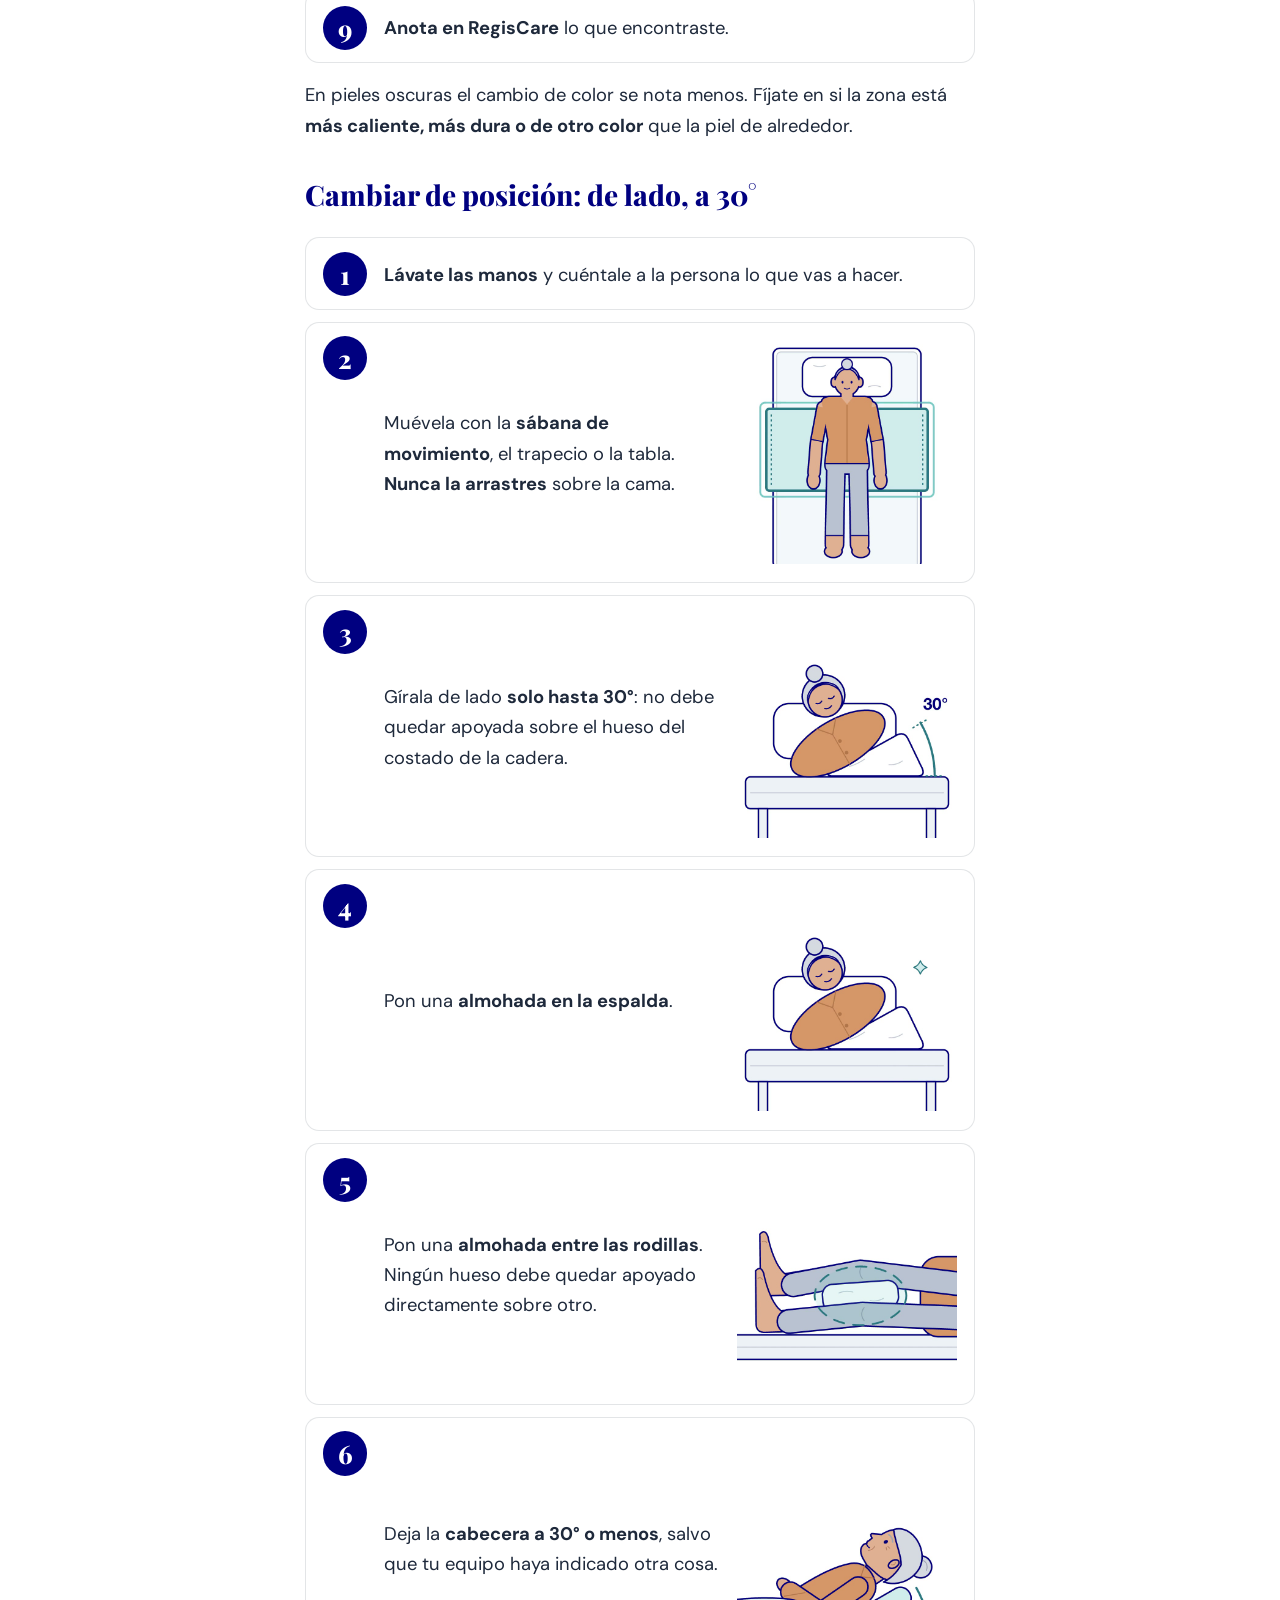
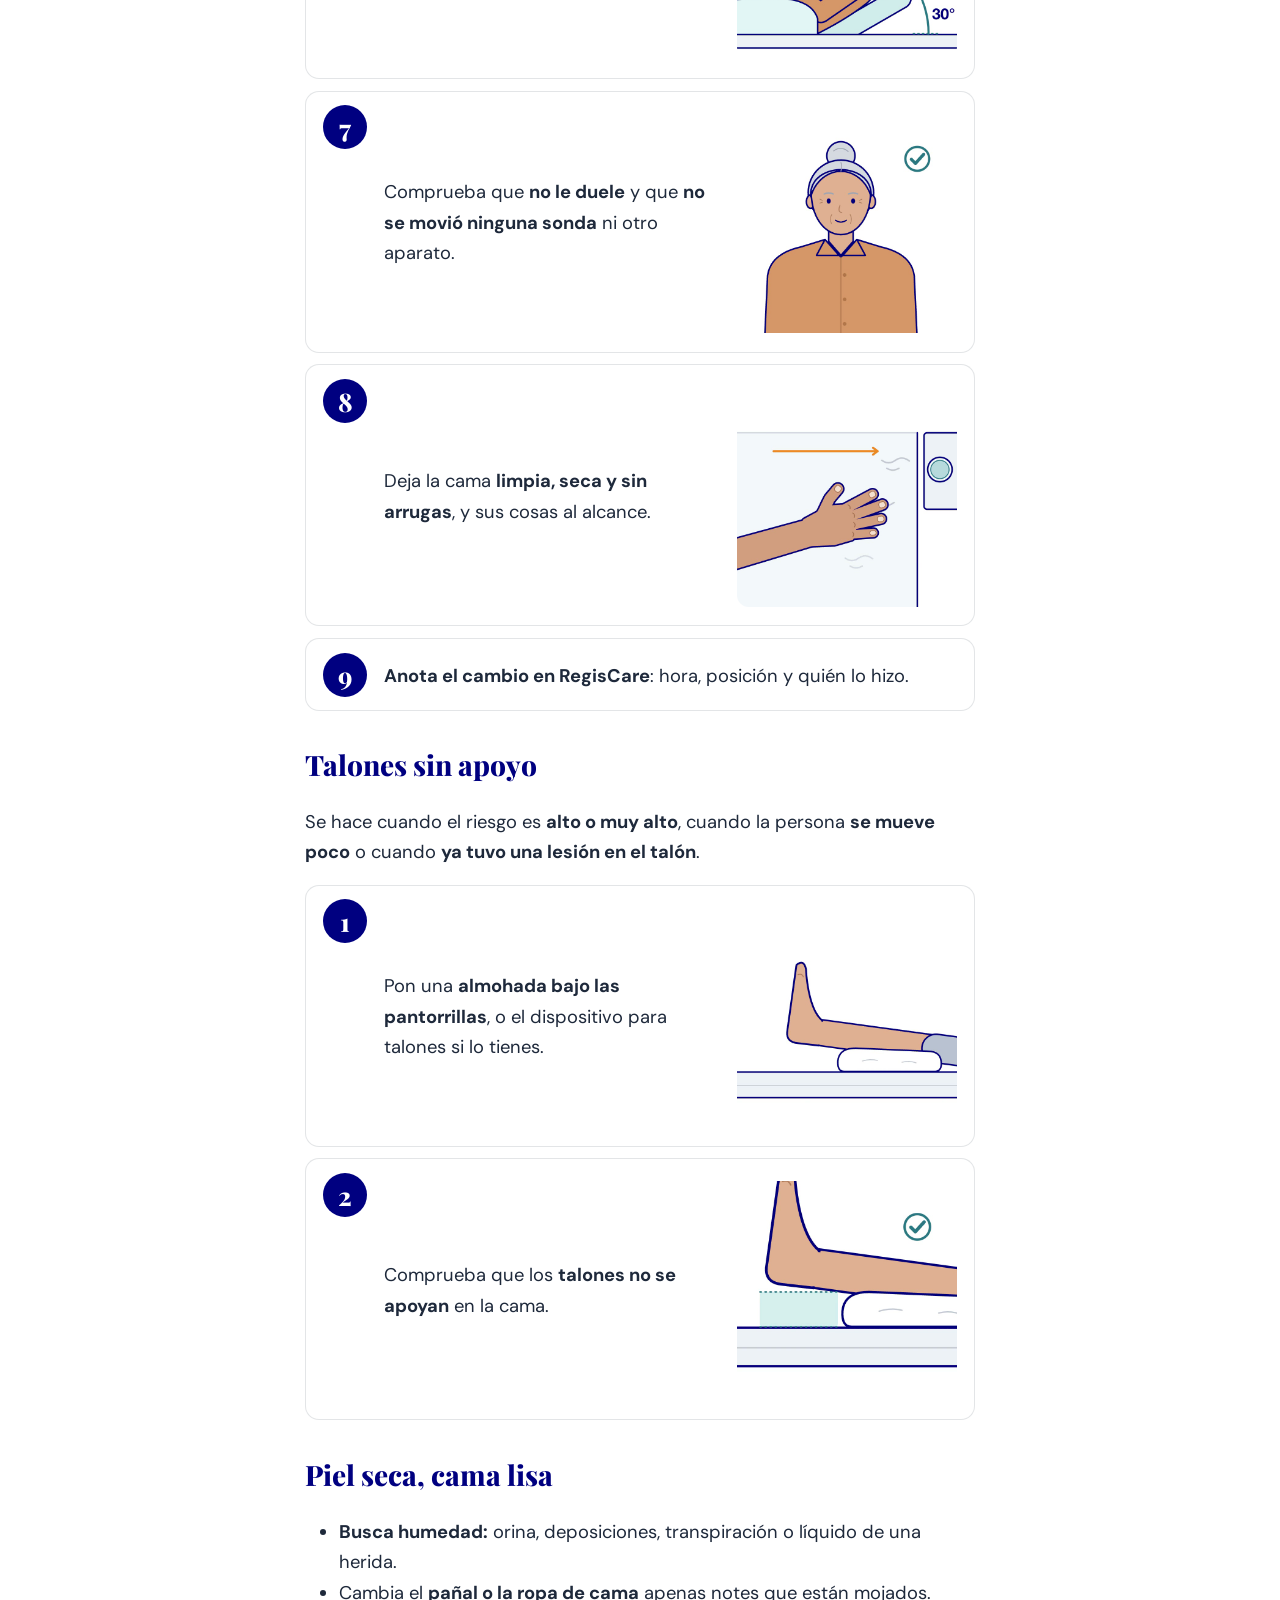
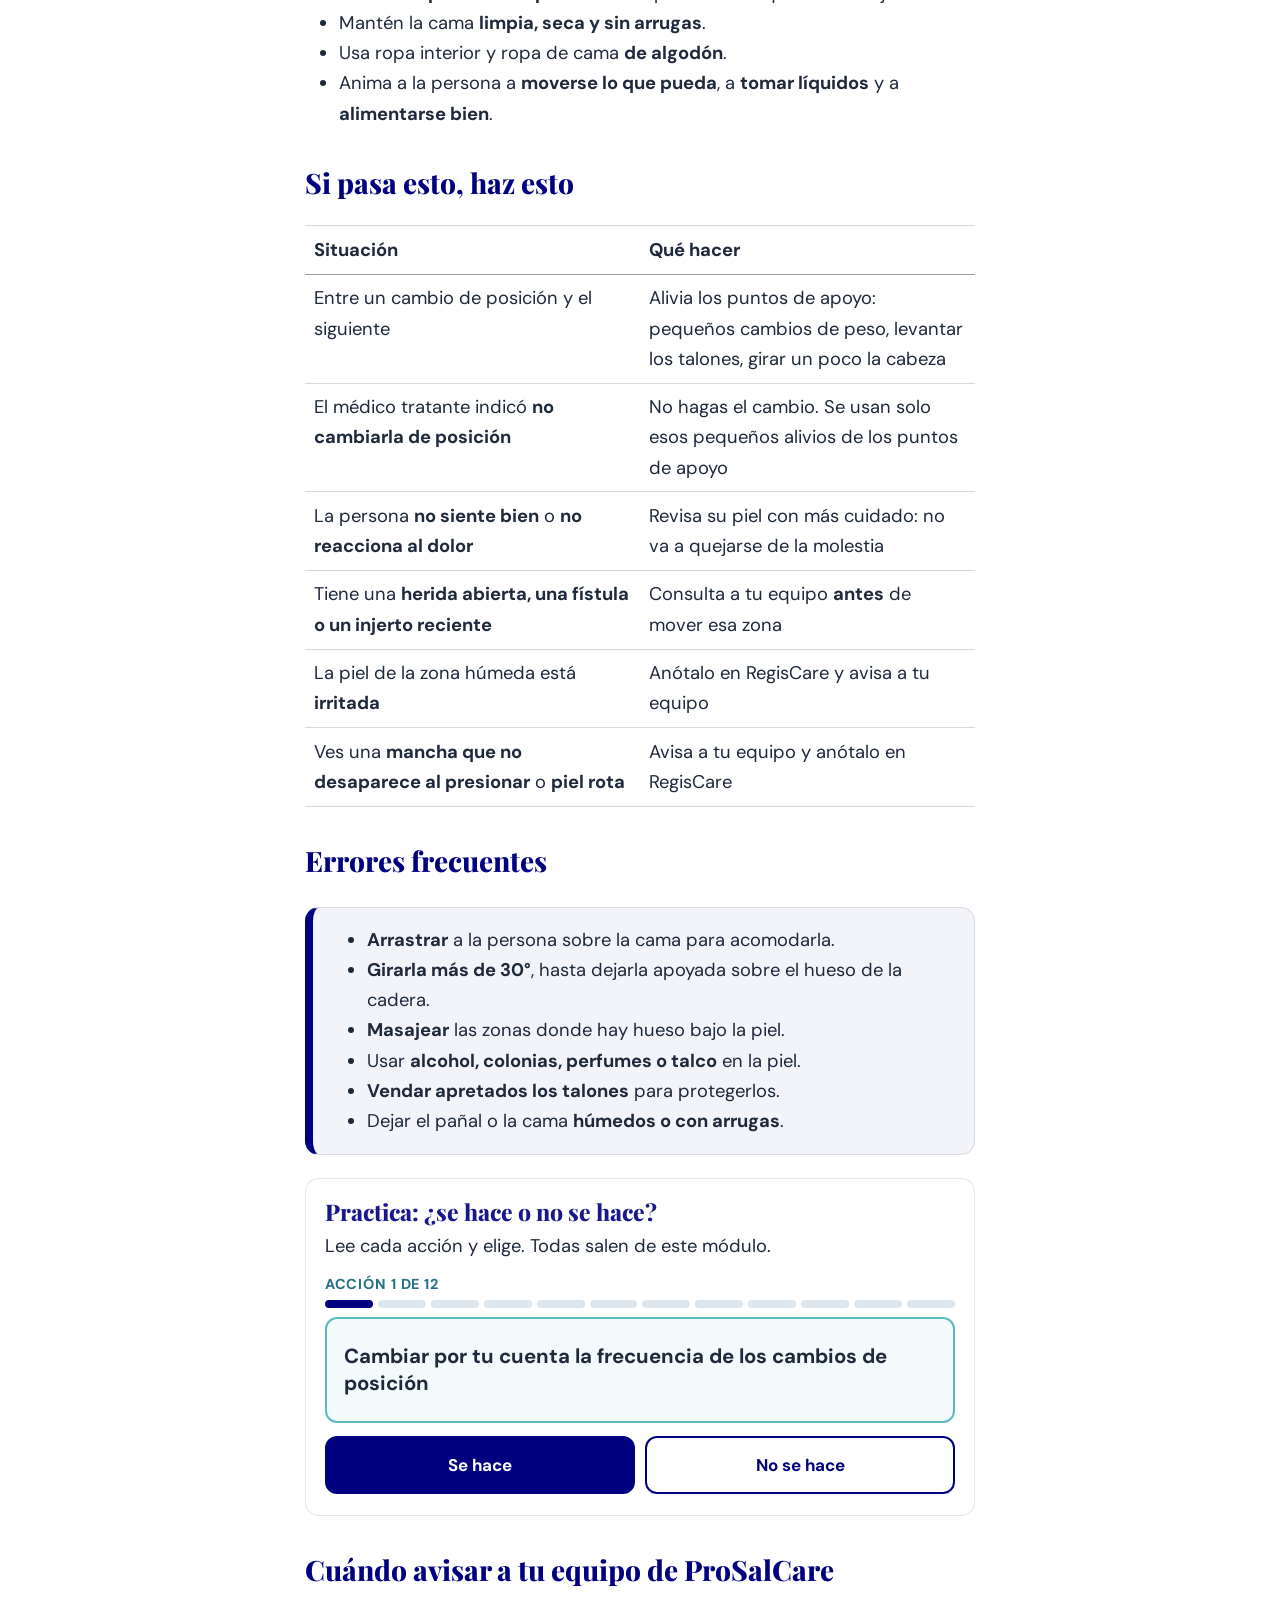
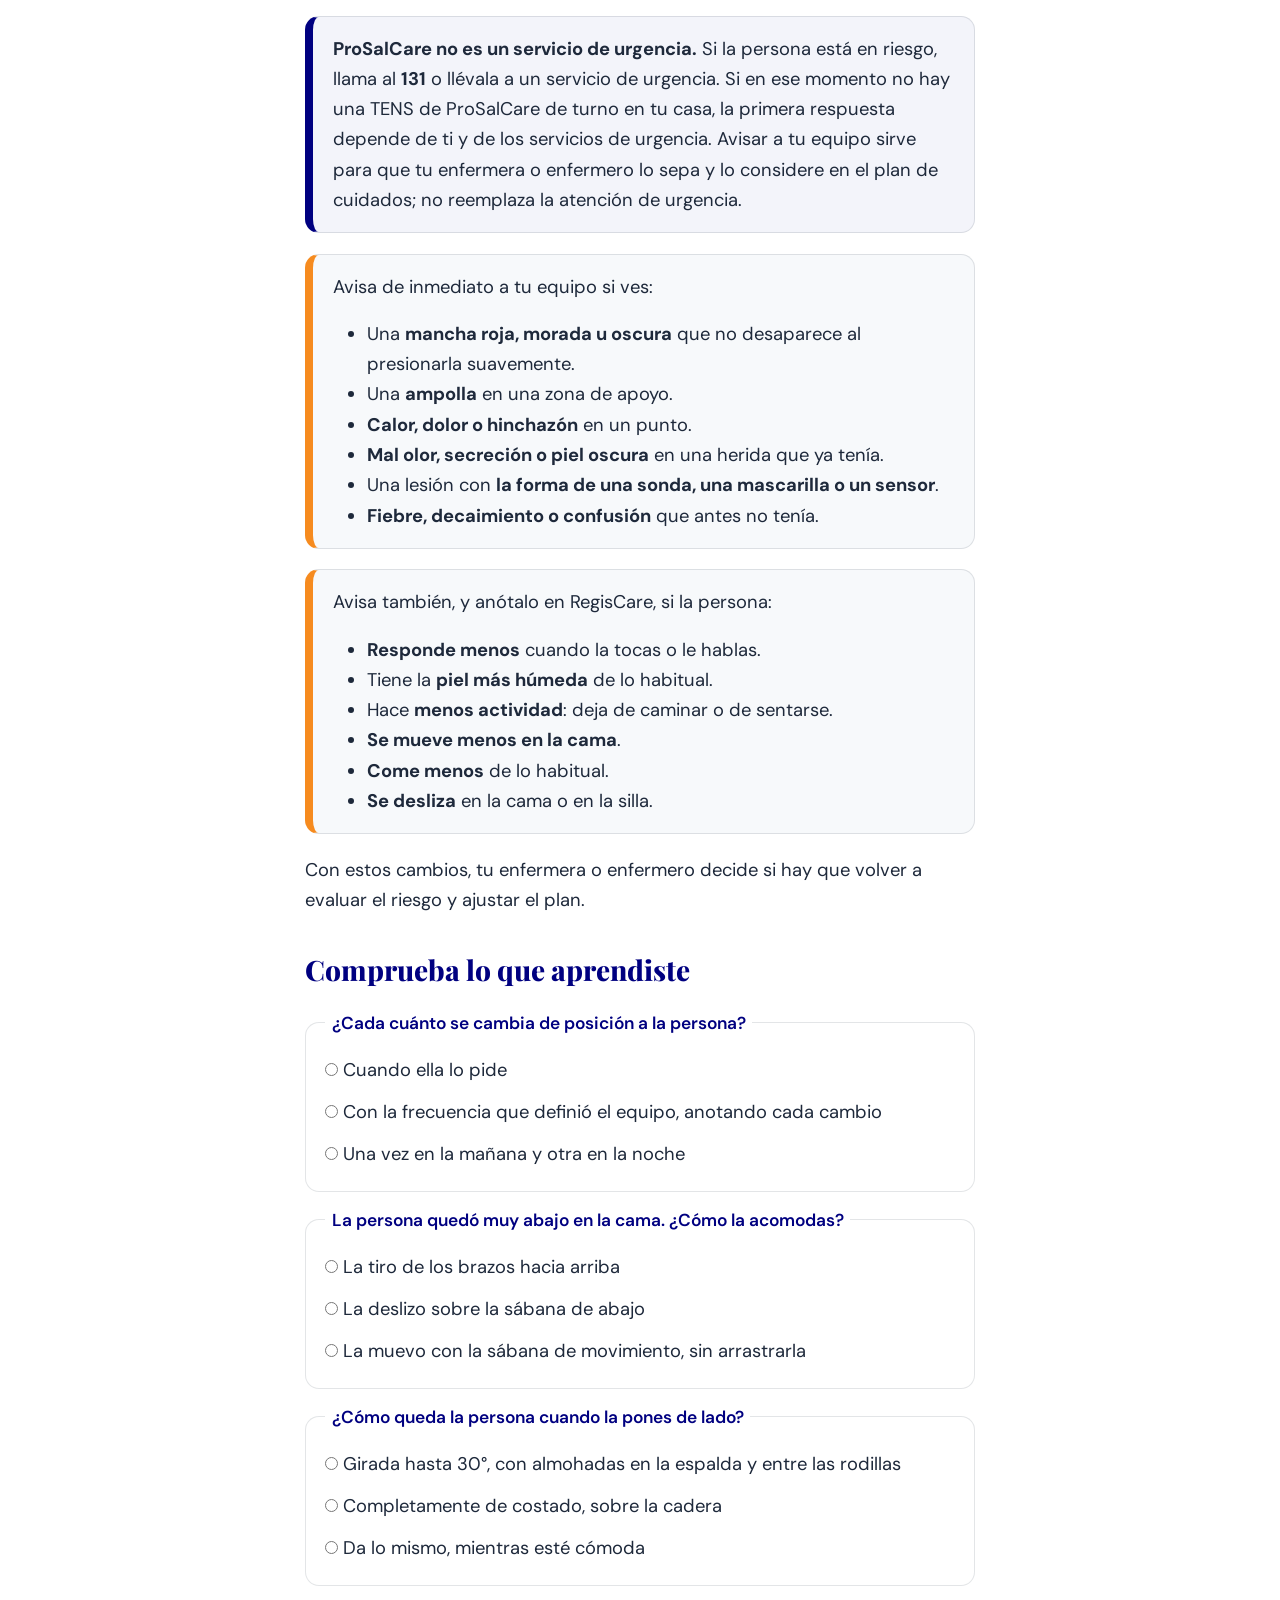
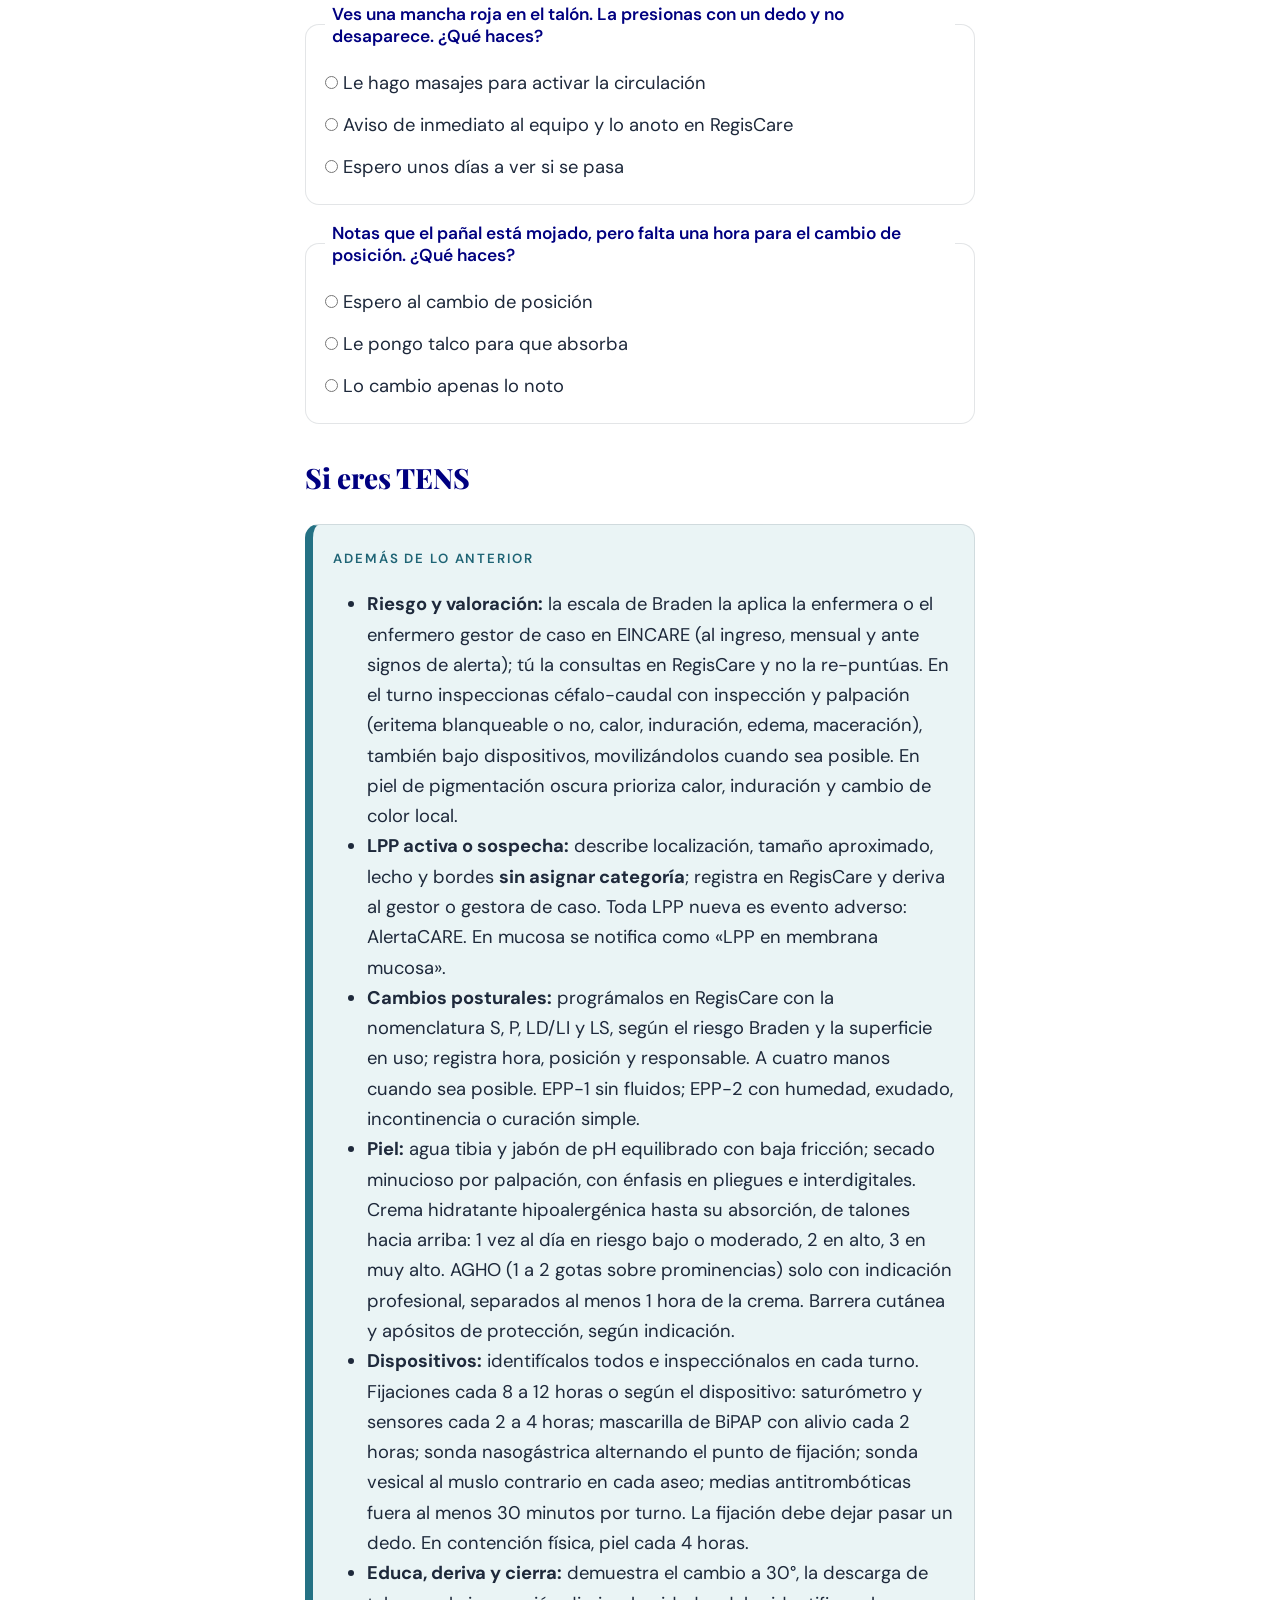
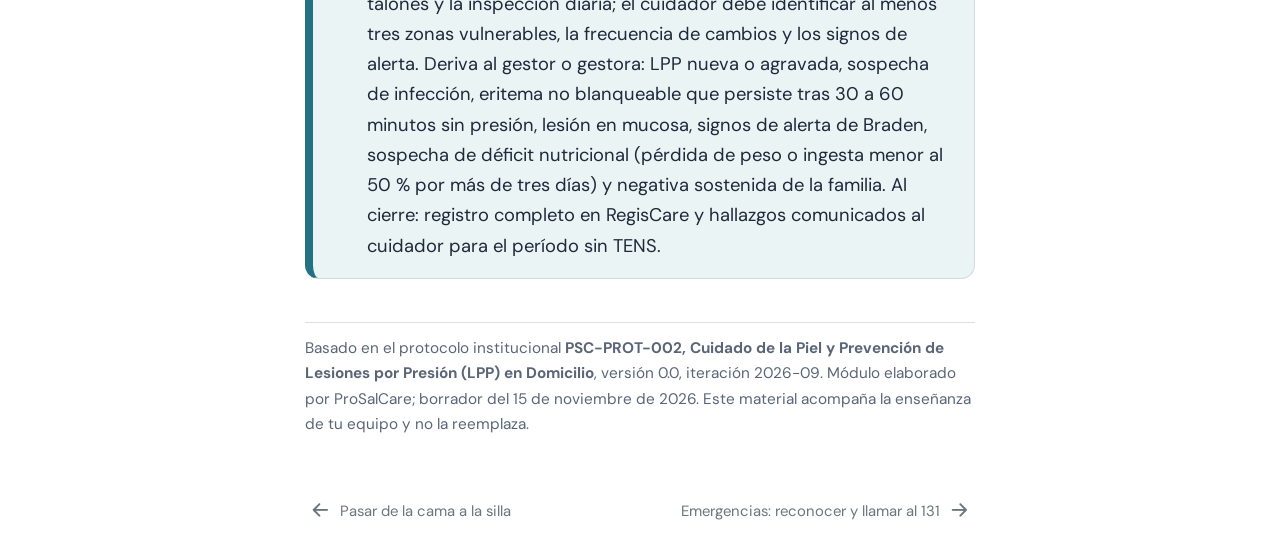
<file: docs/modulos/cuidado-de-la-piel.html>
<!DOCTYPE html>
<html xmlns="http://www.w3.org/1999/xhtml" lang="es" xml:lang="es"><head>

<meta charset="utf-8">
<meta name="generator" content="quarto-1.11.9">

<meta name="viewport" content="width=device-width, initial-scale=1.0, user-scalable=yes">


<title>Cuidar la piel y prevenir lesiones por presión – Aprende ProSalCare</title>
<style>
/* Default styles provided by pandoc.
** See https://pandoc.org/MANUAL.html#variables-for-html for config info.
*/
span.smallcaps{font-variant: small-caps;}
div.columns{display: flex; gap: 1.5em;}
div.column{flex: auto;}
@media screen {
div.columns{gap: min(4vw, 1.5em);}
div.column{overflow-x: auto;}
}
div.hanging-indent{margin-left: 1.5em; text-indent: -1.5em;}
ul.task-list{list-style: none;}
ul.task-list li input[type="checkbox"] {
  width: 0.8em;
  margin: 0 0.8em 0.2em -1em; /* quarto-specific, see https://github.com/quarto-dev/quarto-cli/issues/4556 */ 
  vertical-align: middle;
}
</style>


<script src="../site_libs/quarto-nav/quarto-nav.js"></script>
<script src="../site_libs/quarto-nav/headroom.min.js"></script>
<script src="../site_libs/clipboard/clipboard.min.js"></script>
<script src="../site_libs/quarto-search/autocomplete.umd.js"></script>
<script src="../site_libs/quarto-search/fuse.min.js"></script>
<script src="../site_libs/quarto-search/quarto-search.js"></script>
<meta name="quarto:offset" content="../">
<link href="../modulos/emergencia-y-rescate-1.html" rel="next">
<link href="../modulos/movilizacion-y-transferencia-2.html" rel="prev">
<link href="../assets/logo-icon.png" rel="icon" type="image/png">
<script src="../site_libs/quarto-html/quarto.js" type="module"></script>
<script src="../site_libs/quarto-html/tabsets/tabsets.js" type="module"></script>
<script src="../site_libs/quarto-html/scrollable-regions/scrollable-regions.js" type="module"></script>
<script src="../site_libs/quarto-html/popper.min.js"></script>
<script src="../site_libs/quarto-html/tippy.umd.min.js"></script>
<script src="../site_libs/quarto-html/anchor.min.js"></script>
<link href="../site_libs/quarto-html/tippy.css" rel="stylesheet">
<link href="../site_libs/quarto-html/quarto-syntax-highlighting-63b5708e65d6cd79cd7618c58d0c21e7.css" rel="stylesheet" id="quarto-text-highlighting-styles">
<script src="../site_libs/bootstrap/bootstrap.min.js"></script>
<link href="../site_libs/bootstrap/bootstrap-icons.css" rel="stylesheet">
<link href="../site_libs/bootstrap/bootstrap-01a495efc5497ac6e3f5457e7ed18e65.min.css" rel="stylesheet" append-hash="true" id="quarto-bootstrap" data-mode="light">
<script id="quarto-search-options" type="application/json">{
  "location": "sidebar",
  "copy-button": false,
  "collapse-after": 3,
  "panel-placement": "start",
  "type": "textbox",
  "limit": 50,
  "keyboard-shortcut": [
    "f",
    "/",
    "s"
  ],
  "show-item-context": false,
  "language": {
    "search-no-results-text": "No se han encontrado resultados",
    "search-matching-documents-text": "documentos encontrados",
    "search-copy-link-title": "Copiar el enlace en la búsqueda",
    "search-hide-matches-text": "Ocultar resultados adicionales",
    "search-more-match-text": "resultado adicional en este documento",
    "search-more-matches-text": "resultados adicionales en este documento",
    "search-clear-button-title": "Borrar",
    "search-text-placeholder": "",
    "search-detached-cancel-button-title": "Cancelar",
    "search-submit-button-title": "Enviar",
    "search-label": "Buscar"
  }
}</script>
<meta name="robots" content="noindex, nofollow">
<link rel="preconnect" href="https://fonts.googleapis.com">
<link rel="preconnect" href="https://fonts.gstatic.com" crossorigin="">
<link rel="stylesheet" href="https://fonts.googleapis.com/css2?family=DM+Sans:opsz,wght@9..40,400;9..40,500;9..40,600;9..40,700&amp;family=Playfair+Display:wght@700;800&amp;display=swap">


<link rel="stylesheet" href="../assets/prosalcare.css">
</head>

<body class="nav-sidebar floating quarto-light"><a id="quarto-skip-link" class="visually-hidden-focusable" href="#quarto-document-content">Saltar al contenido principal</a>

<div id="quarto-search-results"></div>
  <header id="quarto-header" class="headroom fixed-top">
  <nav class="quarto-secondary-nav" aria-label="Barra de herramientas">
    <div class="container-fluid d-flex">
      <button type="button" class="quarto-btn-toggle btn" data-bs-toggle="collapse" role="button" data-bs-target=".quarto-sidebar-collapse-item" aria-controls="quarto-sidebar" aria-expanded="false" aria-label="Alternar barra lateral" onclick="if (window.quartoToggleHeadroom) { window.quartoToggleHeadroom(); }">
        <i class="bi bi-layout-text-sidebar-reverse"></i>
      </button>
        <nav class="quarto-page-breadcrumbs" aria-label="Hilo de Ariadna"><ol class="breadcrumb"><li class="breadcrumb-item"><a href="../modulos/higiene-de-manos.html">Módulos</a></li><li class="breadcrumb-item"><a href="../modulos/cuidado-de-la-piel.html"><span class="chapter-title">Cuidar la piel y prevenir lesiones por presión</span></a></li></ol></nav>
        <a class="flex-grow-1" data-bs-toggle="collapse" data-bs-target=".quarto-sidebar-collapse-item" onclick="if (window.quartoToggleHeadroom) { window.quartoToggleHeadroom(); }">      
        </a>
      <button type="button" class="btn quarto-search-button" aria-label="Buscar" onclick="window.quartoOpenSearch();">
        <i class="bi bi-search"></i>
      </button>
    </div>
  </nav>
  <div id="quarto-announcement" data-announcement-id="cbdb576a64ece2369ca439e6d341a6ba" class="alert alert-primary hidden"><div class="quarto-announcement-content">
<p><strong>Material en revisión.</strong> Versión de prueba basada en protocolos aún no aprobados. No reemplaza la enseñanza de tu equipo de salud. En una urgencia, llama al 131.</p>
</div></div>
</header>
<!-- content -->
<div id="quarto-content" class="quarto-container page-columns page-rows-contents page-layout-article">
<!-- sidebar -->
  <nav id="quarto-sidebar" class="sidebar collapse collapse-horizontal quarto-sidebar-collapse-item sidebar-navigation floating overflow-auto" aria-label="Sitio web">
    <div class="pt-lg-2 mt-2 text-left sidebar-header sidebar-header-stacked">
      <a href="../index.html" class="sidebar-logo-link">
      <img src="../assets/logo-icon.png" alt="" class="sidebar-logo light-content py-0 d-lg-inline d-none">
      <img src="../assets/logo-icon.png" alt="" class="sidebar-logo dark-content py-0 d-lg-inline d-none">
      </a>
    <div class="sidebar-title mb-0 py-0">
      <a href="../">Aprende ProSalCare</a> 
    </div>
      </div>
        <div class="mt-2 flex-shrink-0 align-items-center">
        <div class="sidebar-search">
        <div id="quarto-search" class="" title="Buscar"></div>
        </div>
        </div>
    <div class="sidebar-menu-container"> 
    <ul class="list-unstyled mt-1">
        <li class="sidebar-item">
  <div class="sidebar-item-container"> 
  <a href="../index.html" class="sidebar-item-text sidebar-link"><span class="chapter-title">Bienvenida</span></a>
  </div>
</li>
        <li class="sidebar-item sidebar-item-section">
      <div class="sidebar-item-container"> 
            <button type="button" class="sidebar-item-text sidebar-item-toggle sidebar-link text-start" data-bs-toggle="collapse" data-bs-target="#quarto-sidebar-section-1" aria-controls="quarto-sidebar-section-1" aria-expanded="true">
 <span class="menu-text" id="quarto-sidebar-section-1-label">Módulos</span><i class="bi bi-chevron-right" aria-hidden="true"></i></button>
      </div>
      <ul id="quarto-sidebar-section-1" aria-labelledby="quarto-sidebar-section-1-label" class="collapse list-unstyled sidebar-section depth1 show">  
          <li class="sidebar-item">
  <div class="sidebar-item-container"> 
  <a href="../modulos/higiene-de-manos.html" class="sidebar-item-text sidebar-link"><span class="chapter-title">Lavado de manos</span></a>
  </div>
</li>
          <li class="sidebar-item">
  <div class="sidebar-item-container"> 
  <a href="../modulos/medicamentos.html" class="sidebar-item-text sidebar-link"><span class="chapter-title">Dar medicamentos con seguridad</span></a>
  </div>
</li>
          <li class="sidebar-item">
  <div class="sidebar-item-container"> 
  <a href="../modulos/signos-vitales-1.html" class="sidebar-item-text sidebar-link"><span class="chapter-title">Medir los signos vitales</span></a>
  </div>
</li>
          <li class="sidebar-item">
  <div class="sidebar-item-container"> 
  <a href="../modulos/signos-vitales-2.html" class="sidebar-item-text sidebar-link"><span class="chapter-title">Medir el azúcar en la sangre</span></a>
  </div>
</li>
          <li class="sidebar-item">
  <div class="sidebar-item-container"> 
  <a href="../modulos/prevencion-de-caidas-1.html" class="sidebar-item-text sidebar-link"><span class="chapter-title">Prevenir caídas en casa</span></a>
  </div>
</li>
          <li class="sidebar-item">
  <div class="sidebar-item-container"> 
  <a href="../modulos/prevencion-de-caidas-2.html" class="sidebar-item-text sidebar-link"><span class="chapter-title">Si la persona se cae</span></a>
  </div>
</li>
          <li class="sidebar-item">
  <div class="sidebar-item-container"> 
  <a href="../modulos/movilizacion-y-transferencia-1.html" class="sidebar-item-text sidebar-link"><span class="chapter-title">Mover a la persona en la cama</span></a>
  </div>
</li>
          <li class="sidebar-item">
  <div class="sidebar-item-container"> 
  <a href="../modulos/movilizacion-y-transferencia-2.html" class="sidebar-item-text sidebar-link"><span class="chapter-title">Pasar de la cama a la silla</span></a>
  </div>
</li>
          <li class="sidebar-item">
  <div class="sidebar-item-container"> 
  <a href="../modulos/cuidado-de-la-piel.html" class="sidebar-item-text sidebar-link active"><span class="chapter-title">Cuidar la piel y prevenir lesiones por presión</span></a>
  </div>
</li>
          <li class="sidebar-item">
  <div class="sidebar-item-container"> 
  <a href="../modulos/emergencia-y-rescate-1.html" class="sidebar-item-text sidebar-link"><span class="chapter-title">Emergencias: reconocer y llamar al 131</span></a>
  </div>
</li>
          <li class="sidebar-item">
  <div class="sidebar-item-container"> 
  <a href="../modulos/eventos-adversos.html" class="sidebar-item-text sidebar-link"><span class="chapter-title">Cuando algo sale mal: avisa</span></a>
  </div>
</li>
      </ul>
  </li>
    </ul>
    </div>
</nav>
<div id="quarto-sidebar-glass" class="quarto-sidebar-collapse-item" data-bs-toggle="collapse" data-bs-target=".quarto-sidebar-collapse-item"></div>
<!-- margin-sidebar -->
    <div id="quarto-margin-sidebar" class="sidebar margin-sidebar">
        <nav id="TOC" role="doc-toc" aria-labelledby="toc-title" class="toc-active">
    <h2 id="toc-title">En este módulo</h2>
   
  <ul class="collapse">
  <li><a href="#cuándo-cambiar-de-posición" id="toc-cuándo-cambiar-de-posición" class="nav-link active" data-scroll-target="#cuándo-cambiar-de-posición">Cuándo cambiar de posición</a></li>
  <li><a href="#antes-de-empezar" id="toc-antes-de-empezar" class="nav-link" data-scroll-target="#antes-de-empezar">Antes de empezar</a></li>
  <li><a href="#revisar-la-piel-cada-día" id="toc-revisar-la-piel-cada-día" class="nav-link" data-scroll-target="#revisar-la-piel-cada-día">Revisar la piel cada día</a></li>
  <li><a href="#cambiar-de-posición-de-lado-a-30" id="toc-cambiar-de-posición-de-lado-a-30" class="nav-link" data-scroll-target="#cambiar-de-posición-de-lado-a-30">Cambiar de posición: de lado, a 30°</a></li>
  <li><a href="#talones-sin-apoyo" id="toc-talones-sin-apoyo" class="nav-link" data-scroll-target="#talones-sin-apoyo">Talones sin apoyo</a></li>
  <li><a href="#piel-seca-cama-lisa" id="toc-piel-seca-cama-lisa" class="nav-link" data-scroll-target="#piel-seca-cama-lisa">Piel seca, cama lisa</a></li>
  <li><a href="#si-pasa-esto-haz-esto" id="toc-si-pasa-esto-haz-esto" class="nav-link" data-scroll-target="#si-pasa-esto-haz-esto">Si pasa esto, haz esto</a></li>
  <li><a href="#errores-frecuentes" id="toc-errores-frecuentes" class="nav-link" data-scroll-target="#errores-frecuentes">Errores frecuentes</a></li>
  <li><a href="#cuándo-avisar-a-tu-equipo-de-prosalcare" id="toc-cuándo-avisar-a-tu-equipo-de-prosalcare" class="nav-link" data-scroll-target="#cuándo-avisar-a-tu-equipo-de-prosalcare">Cuándo avisar a tu equipo de ProSalCare</a></li>
  <li><a href="#comprueba-lo-que-aprendiste" id="toc-comprueba-lo-que-aprendiste" class="nav-link" data-scroll-target="#comprueba-lo-que-aprendiste">Comprueba lo que aprendiste</a></li>
  <li><a href="#si-eres-tens" id="toc-si-eres-tens" class="nav-link" data-scroll-target="#si-eres-tens">Si eres TENS</a></li>
  </ul>
</nav>
    </div>
<!-- main -->
<main class="content" id="quarto-document-content" tabindex="-1">

<header id="title-block-header" class="quarto-title-block default"><nav class="quarto-page-breadcrumbs quarto-title-breadcrumbs d-none d-lg-block" aria-label="Hilo de Ariadna"><ol class="breadcrumb"><li class="breadcrumb-item"><a href="../modulos/higiene-de-manos.html">Módulos</a></li><li class="breadcrumb-item"><a href="../modulos/cuidado-de-la-piel.html"><span class="chapter-title">Cuidar la piel y prevenir lesiones por presión</span></a></li></ol></nav>
<div class="quarto-title">
<h1 class="title"><span class="chapter-title">Cuidar la piel y prevenir lesiones por presión</span></h1>
<p class="subtitle lead">Cambiar de posición, revisar la piel cada día y saber qué avisar</p>
</div>



<div class="quarto-title-meta">

    
  
    
  </div>
  


</header>


<div class="box esencial">
<p><span class="etiqueta">Lo esencial</span></p>
<ul>
<li><strong>Cambia de posición</strong> a la persona con la frecuencia que definió tu equipo, y <strong>anota cada cambio en RegisCare</strong>.</li>
<li><strong>Nunca la arrastres</strong> sobre la cama. De lado, <strong>solo hasta 30°</strong>, con almohadas en la espalda y entre las rodillas.</li>
<li><strong>Revisa la piel todos los días</strong>, de la cabeza a los pies, sobre todo donde el cuerpo se apoya.</li>
<li><strong>Piel limpia y seca:</strong> el pañal o la ropa de cama mojada se cambia apenas lo notas. Sin masajes sobre los huesos, sin talco ni colonias.</li>
<li>Una <strong>mancha que no desaparece al presionarla</strong>, una ampolla o un cambio en la persona (responde menos, se mueve menos, come menos) se <strong>avisa al equipo</strong>.</li>
<li>Ante una <strong>emergencia, llama al 131</strong>. ProSalCare no es un servicio de urgencia.</li>
</ul>
</div>
<video class="modulo-vid" controls="" playsinline="" preload="metadata" poster="../assets/media/piel/video-modulo.jpg">
<source src="../assets/media/piel/video-modulo.mp4" type="video/mp4">
<track kind="subtitles" srclang="es" label="Español" src="../assets/media/piel/video-modulo.vtt" default="">
</video>
<p><span class="etiqueta">Video del módulo: 5 minutos, con subtítulos.</span></p>
<section id="cuándo-cambiar-de-posición" class="level2">
<h2 class="anchored" data-anchor-id="cuándo-cambiar-de-posición">Cuándo cambiar de posición</h2>
<p>Una lesión por presión es un daño en la piel que aparece cuando una zona queda apretada mucho rato, casi siempre sobre un hueso o bajo una sonda, una mascarilla o un sensor. <strong>Se puede prevenir.</strong></p>
<p>Tu enfermera o enfermero evalúa el riesgo de la persona y deja los cambios programados en RegisCare. La frecuencia depende de ese riesgo y del colchón que usa. No la cambies por tu cuenta.</p>
<table class="caption-top table">
<colgroup>
<col style="width: 25%">
<col style="width: 25%">
<col style="width: 25%">
<col style="width: 25%">
</colgroup>
<thead>
<tr class="header">
<th>Riesgo que definió tu equipo</th>
<th>En cama, con colchón especial para la presión</th>
<th>En cama, sin ese colchón</th>
<th>Sentada</th>
</tr>
</thead>
<tbody>
<tr class="odd">
<td><strong>Muy alto</strong></td>
<td>Cada 2 horas</td>
<td>Cada 2 horas</td>
<td>Cada 1 hora. Si puede acomodarse por sí misma, cada 15 minutos</td>
</tr>
<tr class="even">
<td><strong>Alto</strong></td>
<td>Cada 3 horas</td>
<td>Cada 2 horas</td>
<td>Cada 2 horas</td>
</tr>
<tr class="odd">
<td><strong>Moderado</strong></td>
<td>Cada 4 horas</td>
<td>Cada 2 horas</td>
<td>Cada 2 horas</td>
</tr>
<tr class="even">
<td><strong>Bajo</strong></td>
<td>Anímala a moverse y a caminar</td>
<td>—</td>
<td>—</td>
</tr>
</tbody>
</table>
<p>El colchón especial alarga el tiempo entre un cambio y otro. <strong>No reemplaza los cambios.</strong></p>
<p>La piel se revisa <strong>todos los días</strong>.</p>
</section>
<section id="antes-de-empezar" class="level2">
<h2 class="anchored" data-anchor-id="antes-de-empezar">Antes de empezar</h2>
<ul>
<li><strong>Lávate las manos.</strong></li>
<li><strong>Cuéntale a la persona</strong> lo que vas a hacer y pídele su acuerdo. Cierra la puerta y descubre <strong>solo la zona</strong> que vas a revisar o mover.</li>
<li>La pieza, <strong>templada (22 a 24 °C)</strong>, sin corrientes de aire ni exceso de calor, y con <strong>buena luz</strong> para mirar la piel.</li>
<li>Ten a mano <strong>almohadas (3 a 5)</strong>, las cuñas de 30° si las tienes, y la <strong>sábana de movimiento</strong>.</li>
<li>Mira en <strong>RegisCare</strong> qué cambio toca. Cuando la TENS está en casa, el cambio se hace <strong>entre las dos personas</strong>.</li>
</ul>
</section>
<section id="revisar-la-piel-cada-día" class="level2">
<h2 class="anchored" data-anchor-id="revisar-la-piel-cada-día">Revisar la piel cada día</h2>
<ol class="pasos">
<li>
<span class="paso-txt">Descubre <strong>solo la zona</strong> que vas a mirar, con buena luz.</span>
</li>
<li>
<span class="paso-txt">Revisa <strong>de la cabeza a los pies</strong>.</span><video class="paso-vid" src="../assets/media/piel/revisar-02.mp4" poster="../assets/media/piel/revisar-02.jpg" loop="" muted="" playsinline="" preload="none" aria-label="Silueta del cuerpo vista de espaldas; una línea de revisión baja de la cabeza a los pies"></video>
</li>
<li>
<span class="paso-txt">Detente en las <strong>zonas de apoyo de arriba</strong>: parte de atrás de la cabeza, orejas, omóplatos, codos y columna.</span><video class="paso-vid" src="../assets/media/piel/revisar-03.mp4" poster="../assets/media/piel/revisar-03.jpg" loop="" muted="" playsinline="" preload="none" aria-label="Silueta de espaldas; se marcan la parte de atrás de la cabeza, las orejas, los omóplatos, los codos y la columna"></video>
</li>
<li>
<span class="paso-txt">Sigue con las <strong>zonas de apoyo de abajo</strong>: final de la espalda (sacro y cóccix), huesos sobre los que se sienta, costados de las caderas, rodillas, tobillos y talones.</span><video class="paso-vid" src="../assets/media/piel/revisar-04.mp4" poster="../assets/media/piel/revisar-04.jpg" loop="" muted="" playsinline="" preload="none" aria-label="Silueta de espaldas, de la cintura a los pies; se marcan el final de la espalda, los huesos sobre los que se sienta, los costados de las caderas, las rodillas, los tobillos y los talones"></video>
</li>
<li>
<span class="paso-txt">Revisa los <strong>pliegues</strong> de la piel.</span><video class="paso-vid" src="../assets/media/piel/revisar-05.mp4" poster="../assets/media/piel/revisar-05.jpg" loop="" muted="" playsinline="" preload="none" aria-label="Una mano separa con suavidad un pliegue de la piel para mirar dentro"></video>
</li>
<li>
<span class="paso-txt">Mira la piel que está en contacto con <strong>sondas, mascarillas o sensores</strong>.</span><video class="paso-vid" src="../assets/media/piel/revisar-06.mp4" poster="../assets/media/piel/revisar-06.jpg" loop="" muted="" playsinline="" preload="none" aria-label="Se mira de cerca la piel junto a una sonda fijada al brazo, bajo el borde de una mascarilla y bajo un sensor del dedo, sin retirarlos"></video>
</li>
<li>
<span class="paso-txt">Busca <strong>manchas rojas, moradas u oscuras, ampollas, calor, dolor o hinchazón</strong> en un punto.</span><video class="paso-vid" src="../assets/media/piel/revisar-07.mp4" poster="../assets/media/piel/revisar-07.jpg" loop="" muted="" playsinline="" preload="none" aria-label="Primer plano de la piel: una mancha más oscura, una ampolla y una zona hinchada, una tras otra"></video>
</li>
<li>
<span class="paso-txt">Si ves una mancha, <strong>presiónala suavemente</strong> con un dedo. Si <strong>no desaparece</strong>, avisa a tu equipo.</span><video class="paso-vid" src="../assets/media/piel/revisar-08.mp4" poster="../assets/media/piel/revisar-08.jpg" loop="" muted="" playsinline="" preload="none" aria-label="Un dedo presiona suavemente una mancha y se retira; la mancha sigue igual y una mano toma el teléfono para avisar"></video>
</li>
<li>
<span class="paso-txt"><strong>Anota en RegisCare</strong> lo que encontraste.</span>
</li>
</ol>
<p>En pieles oscuras el cambio de color se nota menos. Fíjate en si la zona está <strong>más caliente, más dura o de otro color</strong> que la piel de alrededor.</p>
</section>
<section id="cambiar-de-posición-de-lado-a-30" class="level2">
<h2 class="anchored" data-anchor-id="cambiar-de-posición-de-lado-a-30">Cambiar de posición: de lado, a 30°</h2>
<ol class="pasos">
<li>
<span class="paso-txt"><strong>Lávate las manos</strong> y cuéntale a la persona lo que vas a hacer.</span>
</li>
<li>
<span class="paso-txt">Muévela con la <strong>sábana de movimiento</strong>, el trapecio o la tabla. <strong>Nunca la arrastres</strong> sobre la cama.</span><video class="paso-vid" src="../assets/media/piel/girar-02.mp4" poster="../assets/media/piel/girar-02.jpg" loop="" muted="" playsinline="" preload="none" aria-label="Cama vista desde arriba: la persona está acostada sobre la sábana de movimiento, que se destaca bajo su tronco"></video>
</li>
<li>
<span class="paso-txt">Gírala de lado <strong>solo hasta 30°</strong>: no debe quedar apoyada sobre el hueso del costado de la cadera.</span><video class="paso-vid" src="../assets/media/piel/girar-03.mp4" poster="../assets/media/piel/girar-03.jpg" loop="" muted="" playsinline="" preload="none" aria-label="Vista desde los pies de la cama: la persona queda de lado a 30 grados, apoyada en una almohada; un arco marca 30°"></video>
</li>
<li>
<span class="paso-txt">Pon una <strong>almohada en la espalda</strong>.</span><video class="paso-vid" src="../assets/media/piel/girar-04.mp4" poster="../assets/media/piel/girar-04.jpg" loop="" muted="" playsinline="" preload="none" aria-label="Vista desde los pies de la cama: una almohada se coloca detrás de la espalda"></video>
</li>
<li>
<span class="paso-txt">Pon una <strong>almohada entre las rodillas</strong>. Ningún hueso debe quedar apoyado directamente sobre otro.</span><video class="paso-vid" src="../assets/media/piel/girar-05.mp4" poster="../assets/media/piel/girar-05.jpg" loop="" muted="" playsinline="" preload="none" aria-label="Piernas vistas de lado: una almohada se coloca entre las rodillas y las piernas no se tocan"></video>
</li>
<li>
<span class="paso-txt">Deja la <strong>cabecera a 30° o menos</strong>, salvo que tu equipo haya indicado otra cosa.</span><video class="paso-vid" src="../assets/media/piel/girar-06.mp4" poster="../assets/media/piel/girar-06.jpg" loop="" muted="" playsinline="" preload="none" aria-label="Cama vista de lado: la cabecera baja hasta 30 grados; un arco marca 30°"></video>
</li>
<li>
<span class="paso-txt">Comprueba que <strong>no le duele</strong> y que <strong>no se movió ninguna sonda</strong> ni otro aparato.</span><video class="paso-vid" src="../assets/media/piel/girar-07.mp4" poster="../assets/media/piel/girar-07.jpg" loop="" muted="" playsinline="" preload="none" aria-label="La persona está tranquila; después se comprueba que la sonda sigue fijada en su lugar"></video>
</li>
<li>
<span class="paso-txt">Deja la cama <strong>limpia, seca y sin arrugas</strong>, y sus cosas al alcance.</span><video class="paso-vid" src="../assets/media/piel/girar-08.mp4" poster="../assets/media/piel/girar-08.jpg" loop="" muted="" playsinline="" preload="none" aria-label="Una mano alisa la sábana hasta dejarla sin arrugas; un vaso queda al alcance"></video>
</li>
<li>
<span class="paso-txt"><strong>Anota el cambio en RegisCare</strong>: hora, posición y quién lo hizo.</span>
</li>
</ol>
</section>
<section id="talones-sin-apoyo" class="level2">
<h2 class="anchored" data-anchor-id="talones-sin-apoyo">Talones sin apoyo</h2>
<p>Se hace cuando el riesgo es <strong>alto o muy alto</strong>, cuando la persona <strong>se mueve poco</strong> o cuando <strong>ya tuvo una lesión en el talón</strong>.</p>
<ol class="pasos">
<li>
<span class="paso-txt">Pon una <strong>almohada bajo las pantorrillas</strong>, o el dispositivo para talones si lo tienes.</span><video class="paso-vid" src="../assets/media/piel/talones-01.mp4" poster="../assets/media/piel/talones-01.jpg" loop="" muted="" playsinline="" preload="none" aria-label="Piernas vistas de lado: una almohada entra bajo las pantorrillas y el talón queda en el aire"></video>
</li>
<li>
<span class="paso-txt">Comprueba que los <strong>talones no se apoyan</strong> en la cama.</span><video class="paso-vid" src="../assets/media/piel/talones-02.mp4" poster="../assets/media/piel/talones-02.jpg" loop="" muted="" playsinline="" preload="none" aria-label="Primer plano: queda un espacio visible entre el talón y la cama"></video>
</li>
</ol>
</section>
<section id="piel-seca-cama-lisa" class="level2">
<h2 class="anchored" data-anchor-id="piel-seca-cama-lisa">Piel seca, cama lisa</h2>
<ul>
<li><strong>Busca humedad:</strong> orina, deposiciones, transpiración o líquido de una herida.</li>
<li>Cambia el <strong>pañal o la ropa de cama</strong> apenas notes que están mojados.</li>
<li>Mantén la cama <strong>limpia, seca y sin arrugas</strong>.</li>
<li>Usa ropa interior y ropa de cama <strong>de algodón</strong>.</li>
<li>Anima a la persona a <strong>moverse lo que pueda</strong>, a <strong>tomar líquidos</strong> y a <strong>alimentarse bien</strong>.</li>
</ul>
</section>
<section id="si-pasa-esto-haz-esto" class="level2">
<h2 class="anchored" data-anchor-id="si-pasa-esto-haz-esto">Si pasa esto, haz esto</h2>
<table class="caption-top table">
<colgroup>
<col style="width: 50%">
<col style="width: 50%">
</colgroup>
<thead>
<tr class="header">
<th>Situación</th>
<th>Qué hacer</th>
</tr>
</thead>
<tbody>
<tr class="odd">
<td>Entre un cambio de posición y el siguiente</td>
<td>Alivia los puntos de apoyo: pequeños cambios de peso, levantar los talones, girar un poco la cabeza</td>
</tr>
<tr class="even">
<td>El médico tratante indicó <strong>no cambiarla de posición</strong></td>
<td>No hagas el cambio. Se usan solo esos pequeños alivios de los puntos de apoyo</td>
</tr>
<tr class="odd">
<td>La persona <strong>no siente bien</strong> o <strong>no reacciona al dolor</strong></td>
<td>Revisa su piel con más cuidado: no va a quejarse de la molestia</td>
</tr>
<tr class="even">
<td>Tiene una <strong>herida abierta, una fístula o un injerto reciente</strong></td>
<td>Consulta a tu equipo <strong>antes</strong> de mover esa zona</td>
</tr>
<tr class="odd">
<td>La piel de la zona húmeda está <strong>irritada</strong></td>
<td>Anótalo en RegisCare y avisa a tu equipo</td>
</tr>
<tr class="even">
<td>Ves una <strong>mancha que no desaparece al presionar</strong> o <strong>piel rota</strong></td>
<td>Avisa a tu equipo y anótalo en RegisCare</td>
</tr>
</tbody>
</table>
</section>
<section id="errores-frecuentes" class="level2">
<h2 class="anchored" data-anchor-id="errores-frecuentes">Errores frecuentes</h2>
<div class="box nunca">
<ul>
<li><strong>Arrastrar</strong> a la persona sobre la cama para acomodarla.</li>
<li><strong>Girarla más de 30°</strong>, hasta dejarla apoyada sobre el hueso de la cadera.</li>
<li><strong>Masajear</strong> las zonas donde hay hueso bajo la piel.</li>
<li>Usar <strong>alcohol, colonias, perfumes o talco</strong> en la piel.</li>
<li><strong>Vendar apretados los talones</strong> para protegerlos.</li>
<li>Dejar el pañal o la cama <strong>húmedos o con arrugas</strong>.</li>
</ul>
</div>
<style>
.piel-juego { background: #fff; border: 1px solid rgba(30,41,59,.12); border-radius: 14px; padding: 1.1rem 1.1rem 1.2rem; margin: 1.4rem 0; }
.piel-juego h3 { font: 800 1.35rem/1.2 "Playfair Display", Georgia, serif; color: #000080; margin: 0 0 .3rem; }
.piel-juego .piel-intro { margin: 0 0 .8rem; }
.piel-juego .piel-cuenta { font: 700 .85rem "DM Sans", Arial, sans-serif; letter-spacing: .06em; text-transform: uppercase; color: #247184; }
.piel-juego .piel-puntos { display: flex; gap: 5px; margin: .45rem 0 .2rem; }
.piel-juego .piel-puntos i { flex: 1; height: 8px; border-radius: 8px; background: #DCE6EE; }
.piel-juego .piel-puntos i.piel-hecho { background: #247184; }
.piel-juego .piel-puntos i.piel-fallo { background: #F68B1F; }
.piel-juego .piel-puntos i.piel-ahora { background: #000080; }
.piel-juego .piel-accion { font: 700 1.2rem/1.3 "DM Sans", Arial, sans-serif; color: #1E293B; background: #F3FAFB; border: 2px solid #5BB9C2; border-radius: 12px; padding: .9rem 1rem; margin: .5rem 0 .8rem; min-height: 5.2em; display: flex; align-items: center; }
.piel-juego .piel-botones { display: grid; grid-template-columns: 1fr 1fr; gap: .6rem; }
.piel-juego button { font: 700 1rem/1.2 "DM Sans", Arial, sans-serif; min-height: 3.4rem; border-radius: 12px; padding: .6rem .5rem; cursor: pointer; border: 2px solid #000080; background: #000080; color: #fff; }
.piel-juego button.piel-b { background: #fff; color: #000080; }
.piel-juego button:focus-visible { outline: 3px solid #F68B1F; outline-offset: 2px; }
.piel-juego button[disabled] { opacity: .45; cursor: default; }
.piel-juego .piel-resp { margin-top: .8rem; padding: .7rem .9rem; border-radius: 10px; }
.piel-juego .piel-resp.piel-ok { background: #EAF4F5; border-left: 6px solid #247184; }
.piel-juego .piel-resp.piel-no { background: #FFF1E2; border-left: 6px solid #F68B1F; }
.piel-juego .piel-sig { margin-top: .8rem; width: 100%; }
.piel-juego .piel-repaso { margin: .6rem 0 0; padding-left: 1.2rem; }
@media print { .piel-juego { display: none; } }
</style>
<div class="piel-juego" id="piel-juego">
<h3 class="anchored">Practica: ¿se hace o no se hace?</h3>
<p class="piel-intro">Lee cada acción y elige. Todas salen de este módulo.</p>
<div class="piel-cuenta" id="piel-cuenta"></div>
<div class="piel-puntos" id="piel-puntos" aria-hidden="true"></div>
<div class="piel-accion" id="piel-accion"></div>
<div class="piel-botones">
<button type="button" id="piel-bsi">Se hace</button>
<button type="button" class="piel-b" id="piel-bno">No se hace</button>
</div>
<div class="piel-resp" id="piel-resp" aria-live="polite" hidden=""></div>
<button type="button" class="piel-sig" id="piel-sig" hidden="">Siguiente</button>
</div>
<script>
(function () {
  /* [acción, 1 = se hace / 0 = no se hace, explicación tomada del módulo] */
  var pielAcciones = [
    ["Mover a la persona con la sábana de movimiento", 1, "Se mueve con la sábana de movimiento, el trapecio o la tabla."],
    ["Arrastrarla sobre la cama para acomodarla", 0, "Nunca la arrastres sobre la cama. Muévela con la sábana de movimiento, el trapecio o la tabla."],
    ["Girarla de lado hasta dejarla apoyada sobre el hueso de la cadera", 0, "De lado, solo hasta 30°: no debe quedar apoyada sobre el hueso del costado de la cadera."],
    ["Poner una almohada en la espalda y otra entre las rodillas", 1, "Ningún hueso debe quedar apoyado directamente sobre otro."],
    ["Masajear las zonas donde hay hueso bajo la piel", 0, "Es un error frecuente: las zonas donde hay hueso bajo la piel no se masajean."],
    ["Usar talco o colonia en la piel", 0, "En la piel no se usa alcohol, colonias, perfumes ni talco."],
    ["Cambiar el pañal apenas notas que está mojado", 1, "El pañal o la ropa de cama se cambian apenas notes que están mojados."],
    ["Vendar apretados los talones para protegerlos", 0, "Es un error frecuente: los talones no se vendan apretados."],
    ["Poner una almohada bajo las pantorrillas para que los talones no se apoyen en la cama", 1, "Se hace cuando el riesgo es alto o muy alto, cuando la persona se mueve poco o cuando ya tuvo una lesión en el talón."],
    ["Cambiar por tu cuenta la frecuencia de los cambios de posición", 0, "La frecuencia depende del riesgo y del colchón, y queda programada en RegisCare. No la cambies por tu cuenta."],
    ["Revisar la piel todos los días, de la cabeza a los pies", 1, "La piel se revisa todos los días, sobre todo donde el cuerpo se apoya."],
    ["Dejar la cabecera a 30° o menos", 1, "Así se deja, salvo que tu equipo haya indicado otra cosa."]
  ];
  var el = function (id) { return document.getElementById(id); };
  var caja = el("piel-juego"); if (!caja) return;
  var cuenta = el("piel-cuenta"), puntos = el("piel-puntos"), accion = el("piel-accion"), bsi = el("piel-bsi"), bno = el("piel-bno"), resp = el("piel-resp"), sig = el("piel-sig");
  var orden = [], i = 0, marcas = [];
  function mezclar() {
    orden = pielAcciones.slice();
    for (var k = orden.length - 1; k > 0; k--) { var j = Math.floor(Math.random() * (k + 1)), t = orden[k]; orden[k] = orden[j]; orden[j] = t; }
    i = 0; marcas = [];
  }
  function pintar() {
    var h = "";
    for (var k = 0; k < orden.length; k++) h += '<i class="' + (k < marcas.length ? (marcas[k] ? "piel-hecho" : "piel-fallo") : (k === i ? "piel-ahora" : "")) + '"></i>';
    puntos.innerHTML = h;
  }
  function mostrar() {
    cuenta.textContent = "Acción " + (i + 1) + " de " + orden.length;
    accion.textContent = orden[i][0];
    bsi.disabled = bno.disabled = false; bsi.hidden = bno.hidden = false;
    resp.hidden = true; sig.hidden = true; sig.textContent = i === orden.length - 1 ? "Ver resultado" : "Siguiente";
    pintar();
  }
  function responder(si) {
    var a = orden[i], bien = (si ? 1 : 0) === a[1];
    marcas.push(bien); bsi.disabled = bno.disabled = true;
    resp.className = "piel-resp " + (bien ? "piel-ok" : "piel-no");
    resp.textContent = (bien ? "Correcto. " : "Todavía no: " + (a[1] ? "sí se hace. " : "no se hace. ")) + a[2];
    resp.hidden = false; sig.hidden = false; pintar(); sig.focus();
  }
  function fin() {
    var buenas = marcas.filter(function (m) { return m; }).length, h = "";
    cuenta.textContent = "Resultado";
    accion.textContent = "Acertaste " + buenas + " de " + orden.length + ".";
    bsi.hidden = bno.hidden = true;
    if (buenas < orden.length) {
      h = "Repasa estas:<ul class=\"piel-repaso\">";
      for (var k = 0; k < orden.length; k++) if (!marcas[k]) h += "<li></li>";
      h += "</ul>";
      resp.className = "piel-resp piel-no"; resp.innerHTML = h;
      var lis = resp.querySelectorAll("li"), n = 0;
      for (k = 0; k < orden.length; k++) if (!marcas[k]) { lis[n].textContent = orden[k][0] + ": " + (orden[k][1] ? "se hace. " : "no se hace. ") + orden[k][2]; n++; }
    } else { resp.className = "piel-resp piel-ok"; resp.textContent = "Todas correctas. Puedes repetir cuando quieras."; }
    resp.hidden = false; sig.textContent = "Volver a practicar"; sig.hidden = false; i = orden.length; pintar();
  }
  bsi.addEventListener("click", function () { responder(true); });
  bno.addEventListener("click", function () { responder(false); });
  sig.addEventListener("click", function () {
    if (i >= orden.length) { mezclar(); mostrar(); return; }
    i++; if (i >= orden.length) fin(); else mostrar();
  });
  mezclar(); mostrar();
})();
</script>
</section>
<section id="cuándo-avisar-a-tu-equipo-de-prosalcare" class="level2">
<h2 class="anchored" data-anchor-id="cuándo-avisar-a-tu-equipo-de-prosalcare">Cuándo avisar a tu equipo de ProSalCare</h2>
<div class="box nunca">
<p><strong>ProSalCare no es un servicio de urgencia.</strong> Si la persona está en riesgo, llama al <strong>131</strong> o llévala a un servicio de urgencia. Si en ese momento no hay una TENS de ProSalCare de turno en tu casa, la primera respuesta depende de ti y de los servicios de urgencia. Avisar a tu equipo sirve para que tu enfermera o enfermero lo sepa y lo considere en el plan de cuidados; no reemplaza la atención de urgencia.</p>
</div>
<div class="box avisar">
<p>Avisa de inmediato a tu equipo si ves:</p>
<ul>
<li>Una <strong>mancha roja, morada u oscura</strong> que no desaparece al presionarla suavemente.</li>
<li>Una <strong>ampolla</strong> en una zona de apoyo.</li>
<li><strong>Calor, dolor o hinchazón</strong> en un punto.</li>
<li><strong>Mal olor, secreción o piel oscura</strong> en una herida que ya tenía.</li>
<li>Una lesión con <strong>la forma de una sonda, una mascarilla o un sensor</strong>.</li>
<li><strong>Fiebre, decaimiento o confusión</strong> que antes no tenía.</li>
</ul>
</div>
<div class="box avisar">
<p>Avisa también, y anótalo en RegisCare, si la persona:</p>
<ul>
<li><strong>Responde menos</strong> cuando la tocas o le hablas.</li>
<li>Tiene la <strong>piel más húmeda</strong> de lo habitual.</li>
<li>Hace <strong>menos actividad</strong>: deja de caminar o de sentarse.</li>
<li><strong>Se mueve menos en la cama</strong>.</li>
<li><strong>Come menos</strong> de lo habitual.</li>
<li><strong>Se desliza</strong> en la cama o en la silla.</li>
</ul>
</div>
<p>Con estos cambios, tu enfermera o enfermero decide si hay que volver a evaluar el riesgo y ajustar el plan.</p>
</section>
<section id="comprueba-lo-que-aprendiste" class="level2">
<h2 class="anchored" data-anchor-id="comprueba-lo-que-aprendiste">Comprueba lo que aprendiste</h2>
<div class="quiz">
<fieldset data-ok="1" data-por="La frecuencia la define tu equipo según el riesgo de la persona y el colchón que usa, y queda programada en RegisCare. Cada cambio se anota.">
<legend>¿Cada cuánto se cambia de posición a la persona?</legend> <label><input type="radio"> Cuando ella lo pide</label> <label><input type="radio"> Con la frecuencia que definió el equipo, anotando cada cambio</label> <label><input type="radio"> Una vez en la mañana y otra en la noche</label>
</fieldset>
<fieldset data-ok="2" data-por="Arrastrar roza y daña la piel. Se usa la sábana de movimiento, el trapecio o la tabla.">
<legend>La persona quedó muy abajo en la cama. ¿Cómo la acomodas?</legend> <label><input type="radio"> La tiro de los brazos hacia arriba</label> <label><input type="radio"> La deslizo sobre la sábana de abajo</label> <label><input type="radio"> La muevo con la sábana de movimiento, sin arrastrarla</label>
</fieldset>
<fieldset data-ok="0" data-por="De lado solo hasta 30°, sin apoyar el hueso de la cadera, con una almohada en la espalda y otra entre las rodillas.">
<legend>¿Cómo queda la persona cuando la pones de lado?</legend> <label><input type="radio"> Girada hasta 30°, con almohadas en la espalda y entre las rodillas</label> <label><input type="radio"> Completamente de costado, sobre la cadera</label> <label><input type="radio"> Da lo mismo, mientras esté cómoda</label>
</fieldset>
<fieldset data-ok="1" data-por="Una mancha que no desaparece al presionarla suavemente es una señal de alarma: se avisa de inmediato al equipo. No se masajea.">
<legend>Ves una mancha roja en el talón. La presionas con un dedo y no desaparece. ¿Qué haces?</legend> <label><input type="radio"> Le hago masajes para activar la circulación</label> <label><input type="radio"> Aviso de inmediato al equipo y lo anoto en RegisCare</label> <label><input type="radio"> Espero unos días a ver si se pasa</label>
</fieldset>
<fieldset data-ok="2" data-por="La humedad daña la piel: el pañal o la ropa de cama mojada se cambia apenas se detecta. No se usa talco.">
<legend>Notas que el pañal está mojado, pero falta una hora para el cambio de posición. ¿Qué haces?</legend> <label><input type="radio"> Espero al cambio de posición</label> <label><input type="radio"> Le pongo talco para que absorba</label> <label><input type="radio"> Lo cambio apenas lo noto</label>
</fieldset>
</div>
</section>
<section id="si-eres-tens" class="level2">
<h2 class="anchored" data-anchor-id="si-eres-tens">Si eres TENS</h2>
<div class="box tens">
<p><span class="etiqueta">Además de lo anterior</span></p>
<ul>
<li><strong>Riesgo y valoración:</strong> la escala de Braden la aplica la enfermera o el enfermero gestor de caso en EINCARE (al ingreso, mensual y ante signos de alerta); tú la consultas en RegisCare y no la re-puntúas. En el turno inspeccionas céfalo-caudal con inspección y palpación (eritema blanqueable o no, calor, induración, edema, maceración), también bajo dispositivos, movilizándolos cuando sea posible. En piel de pigmentación oscura prioriza calor, induración y cambio de color local.</li>
<li><strong>LPP activa o sospecha:</strong> describe localización, tamaño aproximado, lecho y bordes <strong>sin asignar categoría</strong>; registra en RegisCare y deriva al gestor o gestora de caso. Toda LPP nueva es evento adverso: AlertaCARE. En mucosa se notifica como «LPP en membrana mucosa».</li>
<li><strong>Cambios posturales:</strong> prográmalos en RegisCare con la nomenclatura S, P, LD/LI y LS, según el riesgo Braden y la superficie en uso; registra hora, posición y responsable. A cuatro manos cuando sea posible. EPP-1 sin fluidos; EPP-2 con humedad, exudado, incontinencia o curación simple.</li>
<li><strong>Piel:</strong> agua tibia y jabón de pH equilibrado con baja fricción; secado minucioso por palpación, con énfasis en pliegues e interdigitales. Crema hidratante hipoalergénica hasta su absorción, de talones hacia arriba: 1 vez al día en riesgo bajo o moderado, 2 en alto, 3 en muy alto. AGHO (1 a 2 gotas sobre prominencias) solo con indicación profesional, separados al menos 1 hora de la crema. Barrera cutánea y apósitos de protección, según indicación.</li>
<li><strong>Dispositivos:</strong> identifícalos todos e inspecciónalos en cada turno. Fijaciones cada 8 a 12 horas o según el dispositivo: saturómetro y sensores cada 2 a 4 horas; mascarilla de BiPAP con alivio cada 2 horas; sonda nasogástrica alternando el punto de fijación; sonda vesical al muslo contrario en cada aseo; medias antitrombóticas fuera al menos 30 minutos por turno. La fijación debe dejar pasar un dedo. En contención física, piel cada 4 horas.</li>
<li><strong>Educa, deriva y cierra:</strong> demuestra el cambio a 30°, la descarga de talones y la inspección diaria; el cuidador debe identificar al menos tres zonas vulnerables, la frecuencia de cambios y los signos de alerta. Deriva al gestor o gestora: LPP nueva o agravada, sospecha de infección, eritema no blanqueable que persiste tras 30 a 60 minutos sin presión, lesión en mucosa, signos de alerta de Braden, sospecha de déficit nutricional (pérdida de peso o ingesta menor al 50 % por más de tres días) y negativa sostenida de la familia. Al cierre: registro completo en RegisCare y hallazgos comunicados al cuidador para el período sin TENS.</li>
</ul>
</div>
<div class="origen">
<p>Basado en el protocolo institucional <strong>PSC-PROT-002, Cuidado de la Piel y Prevención de Lesiones por Presión (LPP) en Domicilio</strong>, versión 0.0, iteración 2026-09. Módulo elaborado por ProSalCare; borrador del 15 de noviembre de 2026. Este material acompaña la enseñanza de tu equipo y no la reemplaza.</p>
</div>


</section>

</main> <!-- /main -->
<script id="quarto-html-after-body" type="application/javascript">
  window.document.addEventListener("DOMContentLoaded", function (event) {
    const icon = "";
    const anchorJS = new window.AnchorJS();
    anchorJS.options = {
      placement: 'right',
      icon: icon
    };
    anchorJS.add('.anchored');
    const isCodeAnnotation = (el) => {
      for (const clz of el.classList) {
        if (clz.startsWith('code-annotation-')) {                     
          return true;
        }
      }
      return false;
    }
    const onCopySuccess = function(e) {
      // button target
      const button = e.trigger;
      // don't keep focus
      button.blur();
      // flash "checked"
      button.classList.add('code-copy-button-checked');
      var currentTitle = button.getAttribute("title");
      button.setAttribute("title", "Copiado");
      let tooltip;
      if (window.bootstrap) {
        button.setAttribute("data-bs-toggle", "tooltip");
        button.setAttribute("data-bs-placement", "left");
        button.setAttribute("data-bs-title", "Copiado");
        tooltip = new bootstrap.Tooltip(button, 
          { trigger: "manual", 
            customClass: "code-copy-button-tooltip",
            offset: [0, -8]});
        tooltip.show();    
      }
      setTimeout(function() {
        if (tooltip) {
          tooltip.hide();
          button.removeAttribute("data-bs-title");
          button.removeAttribute("data-bs-toggle");
          button.removeAttribute("data-bs-placement");
        }
        button.setAttribute("title", currentTitle);
        button.classList.remove('code-copy-button-checked');
      }, 1000);
      // clear code selection
      e.clearSelection();
    }
    const getTextToCopy = function(trigger) {
      const outerScaffold = trigger.parentElement.cloneNode(true);
      const codeEl = outerScaffold.querySelector('code');
      for (const childEl of codeEl.children) {
        if (isCodeAnnotation(childEl)) {
          childEl.remove();
        }
      }
      return codeEl.innerText;
    }
    const clipboard = new window.ClipboardJS('.code-copy-button:not([data-in-quarto-modal])', {
      text: getTextToCopy
    });
    clipboard.on('success', onCopySuccess);
    if (window.document.getElementById('quarto-embedded-source-code-modal')) {
      const clipboardModal = new window.ClipboardJS('.code-copy-button[data-in-quarto-modal]', {
        text: getTextToCopy,
        container: window.document.getElementById('quarto-embedded-source-code-modal')
      });
      clipboardModal.on('success', onCopySuccess);
    }
      var localhostRegex = new RegExp(/^(?:http|https):\/\/localhost\:?[0-9]*\//);
      var mailtoRegex = new RegExp(/^mailto:/);
        var filterRegex = new RegExp('/' + window.location.host + '/');
      const newWindowLabel = "(opens in a new tab)";
      const newWindowNoteId = "quarto-ext-newwindow-label";
      // Links reference one hidden label through aria-describedby, so the
      // announcement never changes their accessible name.
      var describeNewWindow = (link) => {
        if (!window.document.getElementById(newWindowNoteId)) {
          var newWindowNote = window.document.createElement("span");
          newWindowNote.id = newWindowNoteId;
          newWindowNote.hidden = true;
          newWindowNote.textContent = newWindowLabel;
          window.document.body.appendChild(newWindowNote);
        }
        var describedBy = (link.getAttribute("aria-describedby") || "").split(/\s+/).filter(Boolean);
        if (!describedBy.includes(newWindowNoteId)) {
          describedBy.push(newWindowNoteId);
          link.setAttribute("aria-describedby", describedBy.join(" "));
        }
      }
      var isInternal = (href) => {
          return filterRegex.test(href) || localhostRegex.test(href) || mailtoRegex.test(href);
      }
      // Inspect non-navigation links and adorn them if external
      window.quartoDecorateExternalLinks = function (root) {
     var links = (root || window.document).querySelectorAll('a[href]:not(.nav-link):not(.navbar-brand):not(.toc-action):not(.sidebar-link):not(.sidebar-item-toggle):not(.pagination-link):not(.no-external):not([aria-hidden]):not(.dropdown-item):not(.quarto-navigation-tool):not(.about-link)');
      for (var i=0; i<links.length; i++) {
        const link = links[i];
        if (!isInternal(link.href)) {
          // undo the damage that might have been done by quarto-nav.js in the case of
          // links that we want to consider external
          if (link.dataset.originalHref !== undefined) {
            link.href = link.dataset.originalHref;
          }
            // target, if specified
            link.setAttribute("target", "_blank");
            if (link.getAttribute("rel") === null) {
              link.setAttribute("rel", "noopener");
            }
            describeNewWindow(link);
          if (!link.classList.contains('no-external-icon')) {
          }
        }
      }
      };
      window.quartoDecorateExternalLinks(window.document);
    // Esc closes the popup (WCAG 1.4.13) and focus leaving both trigger and
    // popup closes it (WCAG 2.4.11); tippy handles neither for interactive popups.
    const hideOnEscAndFocusOut = {
      name: 'hideOnEscAndFocusOut',
      defaultValue: true,
      fn(instance) {
        const dismiss = () => {
          // A show scheduled by the trigger delay would otherwise reopen it
          instance.clearDelayTimeouts();
          instance.hide();
        };
        const onKeyDown = (event) => {
          if (event.key !== 'Escape') {
            return;
          }
          // Keep Esc from also reaching page handlers (e.g. reveal.js overview),
          // except an open reveal.js slide menu, which Esc should close too.
          // The menu handles keys only when its keyboard option is on.
          const menuHandlesEsc = window.Reveal?.getPlugin?.('menu')?.isOpen() &&
            window.Reveal.getConfig().menu?.keyboard !== false;
          if (!menuHandlesEsc) {
            event.stopPropagation();
          }
          if (instance.popper.contains(window.document.activeElement)) {
            // Disabled while refocusing so the focus trigger does not reopen it
            instance.disable();
            instance.reference.focus();
            instance.enable();
          }
          dismiss();
        };
        const onFocusOut = (event) => {
          const target = event.relatedTarget;
          if (target && !instance.reference.contains(target) &&
              !instance.popper.contains(target)) {
            dismiss();
          }
        };
        // On the trigger too: a click trigger (code-annotations: select) has no
        // blur handling. Attached for the instance's lifetime so leaving the
        // trigger also cancels a show still pending on the trigger delay.
        instance.reference.addEventListener('focusout', onFocusOut);
        return {
          onShow() {
            window.document.addEventListener('keydown', onKeyDown, true);
            instance.popper.addEventListener('focusout', onFocusOut);
          },
          onHide() {
            window.document.removeEventListener('keydown', onKeyDown, true);
            instance.popper.removeEventListener('focusout', onFocusOut);
          },
          onDestroy() {
            instance.reference.removeEventListener('focusout', onFocusOut);
          },
        };
      },
    };
    function tippyHover(el, contentFn, onTriggerFn, onUntriggerFn) {
      const config = {
        allowHTML: true,
        maxWidth: 500,
        delay: 100,
        arrow: false,
        appendTo: function(el) {
            return el.parentElement;
        },
        interactive: true,
        interactiveBorder: 10,
        theme: 'quarto',
        placement: 'bottom-start',
        plugins: [hideOnEscAndFocusOut],
      };
      if (contentFn) {
        config.content = contentFn;
      }
      if (onTriggerFn) {
        config.onTrigger = onTriggerFn;
      }
      if (onUntriggerFn) {
        config.onUntrigger = onUntriggerFn;
      }
      window.tippy(el, config); 
    }
    const noterefs = window.document.querySelectorAll('a[role="doc-noteref"]');
    for (var i=0; i<noterefs.length; i++) {
      const ref = noterefs[i];
      tippyHover(ref, function() {
        // use id or data attribute instead here
        let href = ref.getAttribute('data-footnote-href') || ref.getAttribute('href');
        try { href = new URL(href).hash; } catch {}
        const id = href.replace(/^#\/?/, "");
        const note = window.document.getElementById(id);
        if (note) {
          return note.innerHTML;
        } else {
          return "";
        }
      });
    }
    const xrefs = window.document.querySelectorAll('a.quarto-xref');
    const processXRef = (id, note) => {
      // Strip column container classes
      const stripColumnClz = (el) => {
        el.classList.remove("page-full", "page-columns");
        if (el.children) {
          for (const child of el.children) {
            stripColumnClz(child);
          }
        }
      }
      stripColumnClz(note)
      if (id === null || id.startsWith('sec-')) {
        // Special case sections, only their first couple elements
        const container = document.createElement("div");
        if (note.children && note.children.length > 2) {
          container.appendChild(note.children[0].cloneNode(true));
          for (let i = 1; i < note.children.length; i++) {
            const child = note.children[i];
            if (child.tagName === "P" && child.innerText === "") {
              continue;
            } else {
              container.appendChild(child.cloneNode(true));
              break;
            }
          }
          if (window.Quarto?.typesetMath) {
            window.Quarto.typesetMath(container);
          }
          return container.innerHTML
        } else {
          if (window.Quarto?.typesetMath) {
            window.Quarto.typesetMath(note);
          }
          return note.innerHTML;
        }
      } else {
        // Remove any anchor links if they are present
        const anchorLink = note.querySelector('a.anchorjs-link');
        if (anchorLink) {
          anchorLink.remove();
        }
        if (window.Quarto?.typesetMath) {
          window.Quarto.typesetMath(note);
        }
        if (note.classList.contains("callout")) {
          return note.outerHTML;
        } else {
          return note.innerHTML;
        }
      }
    }
    for (var i=0; i<xrefs.length; i++) {
      const xref = xrefs[i];
      tippyHover(xref, undefined, function(instance) {
        instance.disable();
        let url = xref.getAttribute('href');
        let hash = undefined; 
        if (url.startsWith('#')) {
          hash = url;
        } else {
          try { hash = new URL(url).hash; } catch {}
        }
        if (hash) {
          const id = hash.replace(/^#\/?/, "");
          const note = window.document.getElementById(id);
          if (note !== null) {
            try {
              const html = processXRef(id, note.cloneNode(true));
              instance.setContent(html);
            } finally {
              instance.enable();
              instance.show();
            }
          } else {
            // See if we can fetch this
            fetch(url.split('#')[0])
            .then(res => res.text())
            .then(html => {
              const parser = new DOMParser();
              const htmlDoc = parser.parseFromString(html, "text/html");
              const note = htmlDoc.getElementById(id);
              if (note !== null) {
                const html = processXRef(id, note);
                instance.setContent(html);
              } 
            }).finally(() => {
              instance.enable();
              instance.show();
            });
          }
        } else {
          // See if we can fetch a full url (with no hash to target)
          // This is a special case and we should probably do some content thinning / targeting
          fetch(url)
          .then(res => res.text())
          .then(html => {
            const parser = new DOMParser();
            const htmlDoc = parser.parseFromString(html, "text/html");
            const note = htmlDoc.querySelector('main.content');
            if (note !== null) {
              // This should only happen for chapter cross references
              // (since there is no id in the URL)
              // remove the first header
              if (note.children.length > 0 && note.children[0].tagName === "HEADER") {
                note.children[0].remove();
              }
              const html = processXRef(null, note);
              instance.setContent(html);
            } 
          }).finally(() => {
            instance.enable();
            instance.show();
          });
        }
      }, function(instance) {
      });
    }
        let selectedAnnoteEl;
        const selectorForAnnotation = ( cell, annotation) => {
          let cellAttr = 'data-code-cell="' + cell + '"';
          let lineAttr = 'data-code-annotation="' +  annotation + '"';
          const selector = 'span[' + cellAttr + '][' + lineAttr + ']';
          return selector;
        }
        const selectCodeLines = (annoteEl) => {
          const doc = window.document;
          const targetCell = annoteEl.getAttribute("data-target-cell");
          const targetAnnotation = annoteEl.getAttribute("data-target-annotation");
          const annoteSpan = window.document.querySelector(selectorForAnnotation(targetCell, targetAnnotation));
          const lines = annoteSpan.getAttribute("data-code-lines").split(",");
          const lineIds = lines.map((line) => {
            return targetCell + "-" + line;
          })
          // Each band is positioned against its own containing block, which is
          // not the offsetParent of the lines, so place it from client rects.
          const placeBand = (band, firstEl, lastEl, codeBlock) => {
            const container = band.offsetParent;
            if (container === null) {
              return;
            }
            const containerRect = container.getBoundingClientRect();
            // Reveal.js scales slides with a transform, so convert client
            // pixels back to the CSS pixels of the container.
            const scale = containerRect.height / container.offsetHeight || 1;
            const firstRect = firstEl.getBoundingClientRect();
            const lastRect = lastEl.getBoundingClientRect();
            const top = (firstRect.top - containerRect.top) / scale - container.clientTop + container.scrollTop;
            const height = (lastRect.bottom - firstRect.top) / scale;
            band.style.top = top - 2 + "px";
            band.style.height = height + 4 + "px";
            if (codeBlock) {
              // Without the copy button wrapper, the containing block is wider
              // than the code block, so span the code block explicitly.
              const blockRect = codeBlock.getBoundingClientRect();
              band.style.left = (blockRect.left - containerRect.left) / scale - container.clientLeft + container.scrollLeft + "px";
              band.style.width = blockRect.width / scale + "px";
            }
          };
          if (lineIds.length > 0) {
            const el = window.document.getElementById(lineIds[0]);
            const lastEl = window.document.getElementById(lineIds[lineIds.length - 1]);
            const parent = el.parentElement.parentElement;
            // cook up a div (if necessary) and position it
            let div = window.document.getElementById("code-annotation-line-highlight");
            if (div === null) {
              div = window.document.createElement("div");
              div.setAttribute("id", "code-annotation-line-highlight");
              div.style.position = 'absolute';
              parent.appendChild(div);
            }
            placeBand(div, el, lastEl, parent.closest("div.sourceCode") || parent);
            let gutterDiv = window.document.getElementById("code-annotation-line-highlight-gutter");
            if (gutterDiv === null) {
              gutterDiv = window.document.createElement("div");
              gutterDiv.setAttribute("id", "code-annotation-line-highlight-gutter");
              gutterDiv.style.position = 'absolute';
              const codeCell = window.document.getElementById(targetCell);
              const gutter = codeCell.querySelector('.code-annotation-gutter');
              gutter.appendChild(gutterDiv);
            }
            placeBand(gutterDiv, el, lastEl);
            selectedAnnoteEl = annoteEl;
          }
        };
        const unselectCodeLines = () => {
          const elementsIds = ["code-annotation-line-highlight", "code-annotation-line-highlight-gutter"];
          elementsIds.forEach((elId) => {
            const div = window.document.getElementById(elId);
            if (div) {
              div.remove();
            }
          });
          selectedAnnoteEl = undefined;
        };
          // Handle positioning of the toggle
      window.addEventListener(
        "resize",
        throttle(() => {
          elRect = undefined;
          if (selectedAnnoteEl) {
            selectCodeLines(selectedAnnoteEl);
          }
        }, 10)
      );
      function throttle(fn, ms) {
      let throttle = false;
      let timer;
        return (...args) => {
          if(!throttle) { // first call gets through
              fn.apply(this, args);
              throttle = true;
          } else { // all the others get throttled
              if(timer) clearTimeout(timer); // cancel #2
              timer = setTimeout(() => {
                fn.apply(this, args);
                timer = throttle = false;
              }, ms);
          }
        };
      }
        // Attach click handler to the DT
        const annoteDls = window.document.querySelectorAll('dt[data-target-cell]');
        for (const annoteDlNode of annoteDls) {
          annoteDlNode.addEventListener('click', (event) => {
            const clickedEl = event.target;
            if (clickedEl !== selectedAnnoteEl) {
              unselectCodeLines();
              const activeEl = window.document.querySelector('dt[data-target-cell].code-annotation-active');
              if (activeEl) {
                activeEl.classList.remove('code-annotation-active');
              }
              selectCodeLines(clickedEl);
              clickedEl.classList.add('code-annotation-active');
            } else {
              // Unselect the line
              unselectCodeLines();
              clickedEl.classList.remove('code-annotation-active');
            }
          });
        }
    const findCites = (el) => {
      const parentEl = el.parentElement;
      if (parentEl) {
        const cites = parentEl.dataset.cites;
        if (cites) {
          return {
            el,
            cites: cites.split(' ')
          };
        } else {
          return findCites(el.parentElement)
        }
      } else {
        return undefined;
      }
    };
    var bibliorefs = window.document.querySelectorAll('a[role="doc-biblioref"]');
    for (var i=0; i<bibliorefs.length; i++) {
      const ref = bibliorefs[i];
      const citeInfo = findCites(ref);
      if (citeInfo) {
        tippyHover(citeInfo.el, function() {
          var popup = window.document.createElement('div');
          citeInfo.cites.forEach(function(cite) {
            var citeDiv = window.document.createElement('div');
            citeDiv.classList.add('hanging-indent');
            citeDiv.classList.add('csl-entry');
            var biblioDiv = window.document.getElementById('ref-' + cite);
            if (biblioDiv) {
              citeDiv.innerHTML = biblioDiv.innerHTML;
            }
            popup.appendChild(citeDiv);
          });
          return popup.innerHTML;
        });
      }
    }
  });
  </script>
  <script type="application/javascript">
  window.quartoScrollableRegionsLabels = {"code":"Código desplazable","output":"Salida desplazable"};
  </script>
<nav class="page-navigation" aria-label="Página">
  <div class="nav-page nav-page-previous">
      <a href="../modulos/movilizacion-y-transferencia-2.html" class="pagination-link" aria-label="Pasar de la cama a la silla">
        <i class="bi bi-arrow-left-short"></i> <span class="nav-page-text"><span class="chapter-title">Pasar de la cama a la silla</span></span>
      </a>          
  </div>
  <div class="nav-page nav-page-next">
      <a href="../modulos/emergencia-y-rescate-1.html" class="pagination-link" aria-label="Emergencias: reconocer y llamar al 131">
        <span class="nav-page-text"><span class="chapter-title">Emergencias: reconocer y llamar al 131</span></span> <i class="bi bi-arrow-right-short"></i>
      </a>
  </div>
</nav>
</div> <!-- /content -->
<script>
/* Interactivos de los módulos: cronómetro de práctica y autoevaluación. Sin dependencias ni datos enviados a ningún servidor. */
(function () {
  // Animaciones de los pasos: se reproducen solo mientras están a la vista
  var vids = document.querySelectorAll("video.paso-vid");
  if ("IntersectionObserver" in window && !(window.matchMedia && matchMedia("(prefers-reduced-motion: reduce)").matches)) {
    var io = new IntersectionObserver(function (es) { es.forEach(function (e) { if (e.isIntersecting) { var pr = e.target.play(); if (pr && pr.catch) pr.catch(function () {}); } else e.target.pause(); }); }, { threshold: 0.4 });
    vids.forEach(function (v) { io.observe(v); });
  } else vids.forEach(function (v) { v.controls = true; });
  // Cronómetro: <div class="practica" data-pasos='[["Texto del paso", segundos], ...]'>
  document.querySelectorAll(".practica").forEach(function (box) {
    var pasos = JSON.parse(box.getAttribute("data-pasos") || "[]");
    var total = pasos.reduce(function (a, p) { return a + p[1]; }, 0);
    box.innerHTML = '<div class="ahora" aria-live="polite">Practica con el cronómetro: te guía paso a paso.</div>' +
      '<div class="barra" aria-hidden="true"><i></i></div><div class="seg">0 de ' + total + ' segundos</div>' +
      '<button type="button">Comenzar</button>';
    var ahora = box.querySelector(".ahora"), barra = box.querySelector(".barra i"), seg = box.querySelector(".seg"), btn = box.querySelector("button");
    var timer = null, t0 = 0;
    function parar(msg) { clearInterval(timer); timer = null; btn.textContent = "Repetir"; if (msg) ahora.textContent = msg; }
    function tick() {
      var t = (Date.now() - t0) / 1000, acc = 0, i;
      if (t >= total) { barra.style.width = "100%"; seg.textContent = total + " de " + total + " segundos"; parar("Listo. Así de largo es un buen lavado."); return; }
      for (i = 0; i < pasos.length; i++) { if (t < acc + pasos[i][1]) break; acc += pasos[i][1]; }
      ahora.textContent = (i + 1) + ". " + pasos[i][0];
      barra.style.width = (100 * t / total) + "%"; seg.textContent = Math.floor(t) + " de " + total + " segundos";
    }
    btn.addEventListener("click", function () {
      if (timer) { parar("Pausado. Puedes repetir cuando quieras."); return; }
      t0 = Date.now(); btn.textContent = "Detener"; tick(); timer = setInterval(tick, 200);
    });
  });
  // Autoevaluación: <div class="quiz"> con <fieldset data-ok="índice" data-por="explicación">
  document.querySelectorAll(".quiz fieldset").forEach(function (fs, n) {
    var ok = parseInt(fs.getAttribute("data-ok"), 10), por = fs.getAttribute("data-por") || "";
    var out = document.createElement("div"); out.className = "resp"; out.hidden = true; out.setAttribute("aria-live", "polite"); fs.appendChild(out);
    fs.querySelectorAll("input").forEach(function (inp, i) {
      inp.name = "q" + n; inp.id = "q" + n + "-" + i;
      inp.addEventListener("change", function () {
        out.hidden = false; out.className = "resp " + (i === ok ? "ok" : "no");
        out.textContent = (i === ok ? "Correcto. " : "Todavía no. ") + por;
      });
    });
  });
})();
</script>




</body></html>
</file>
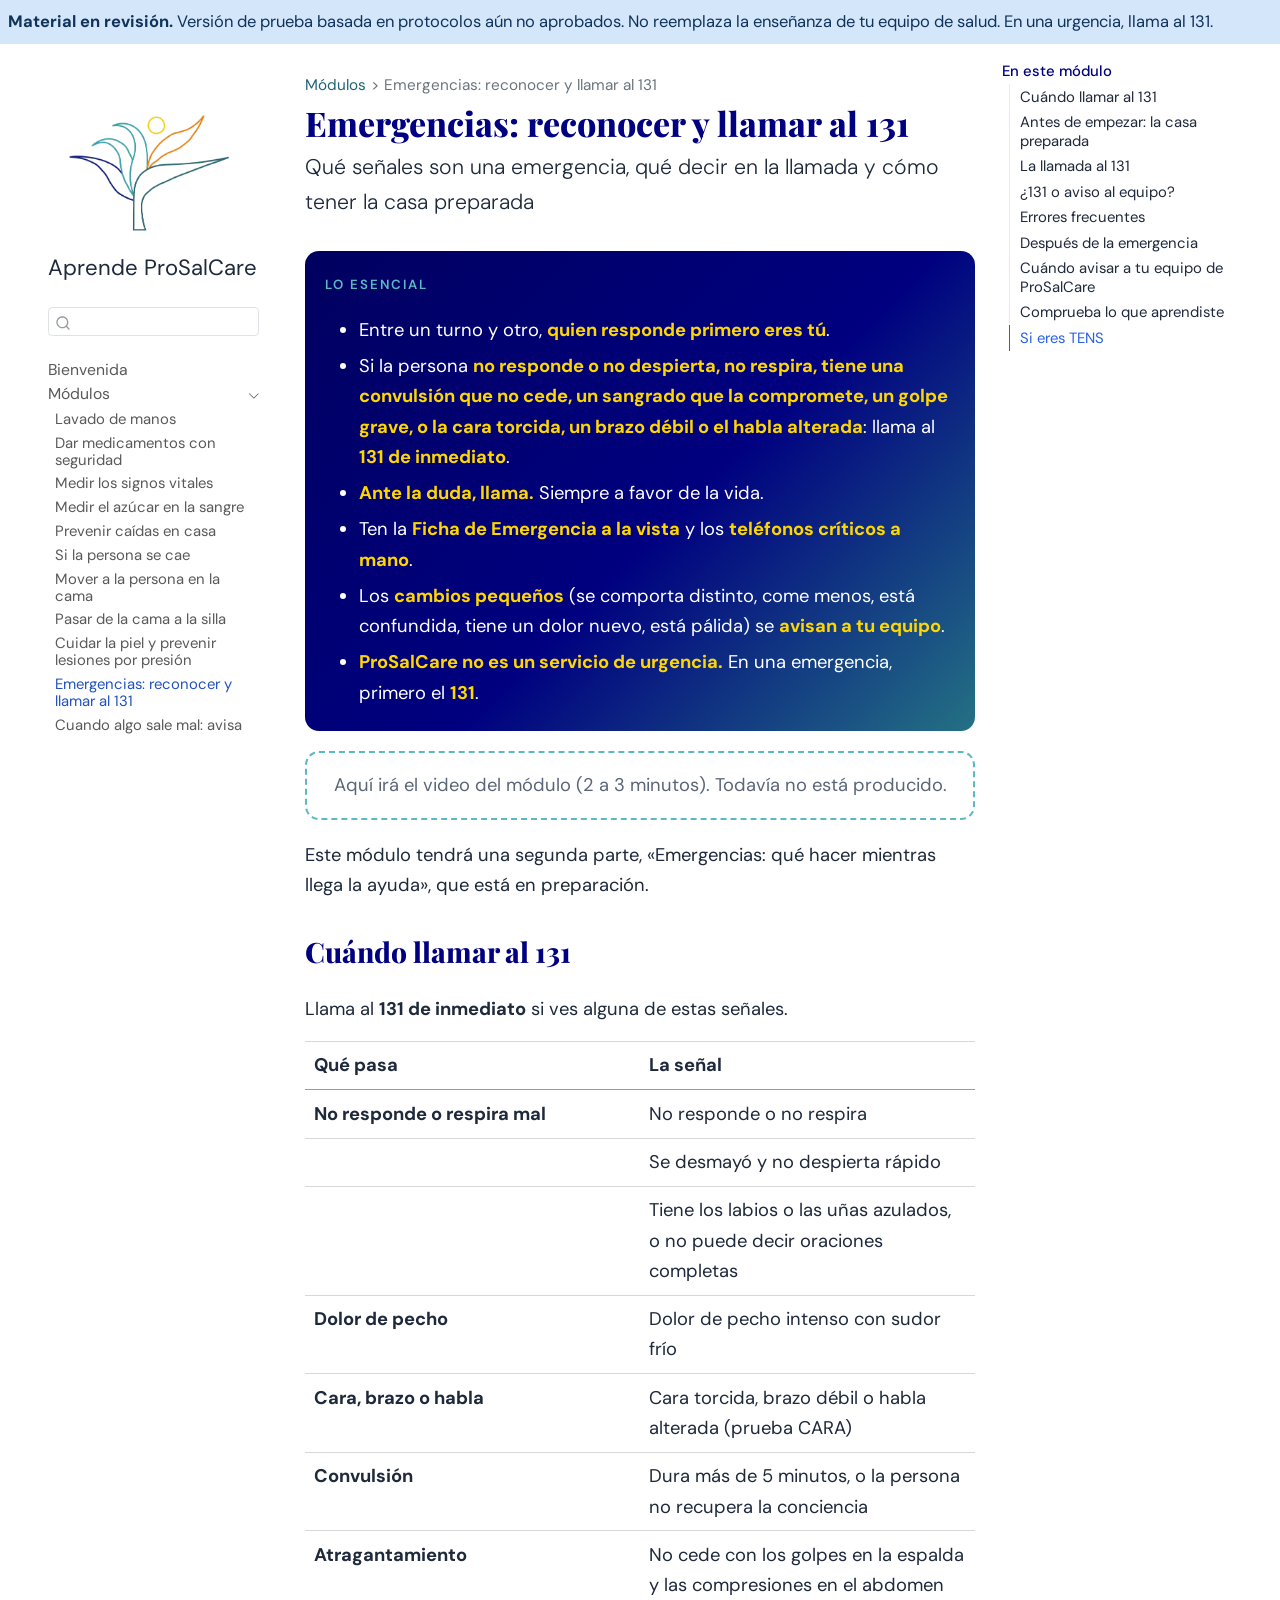
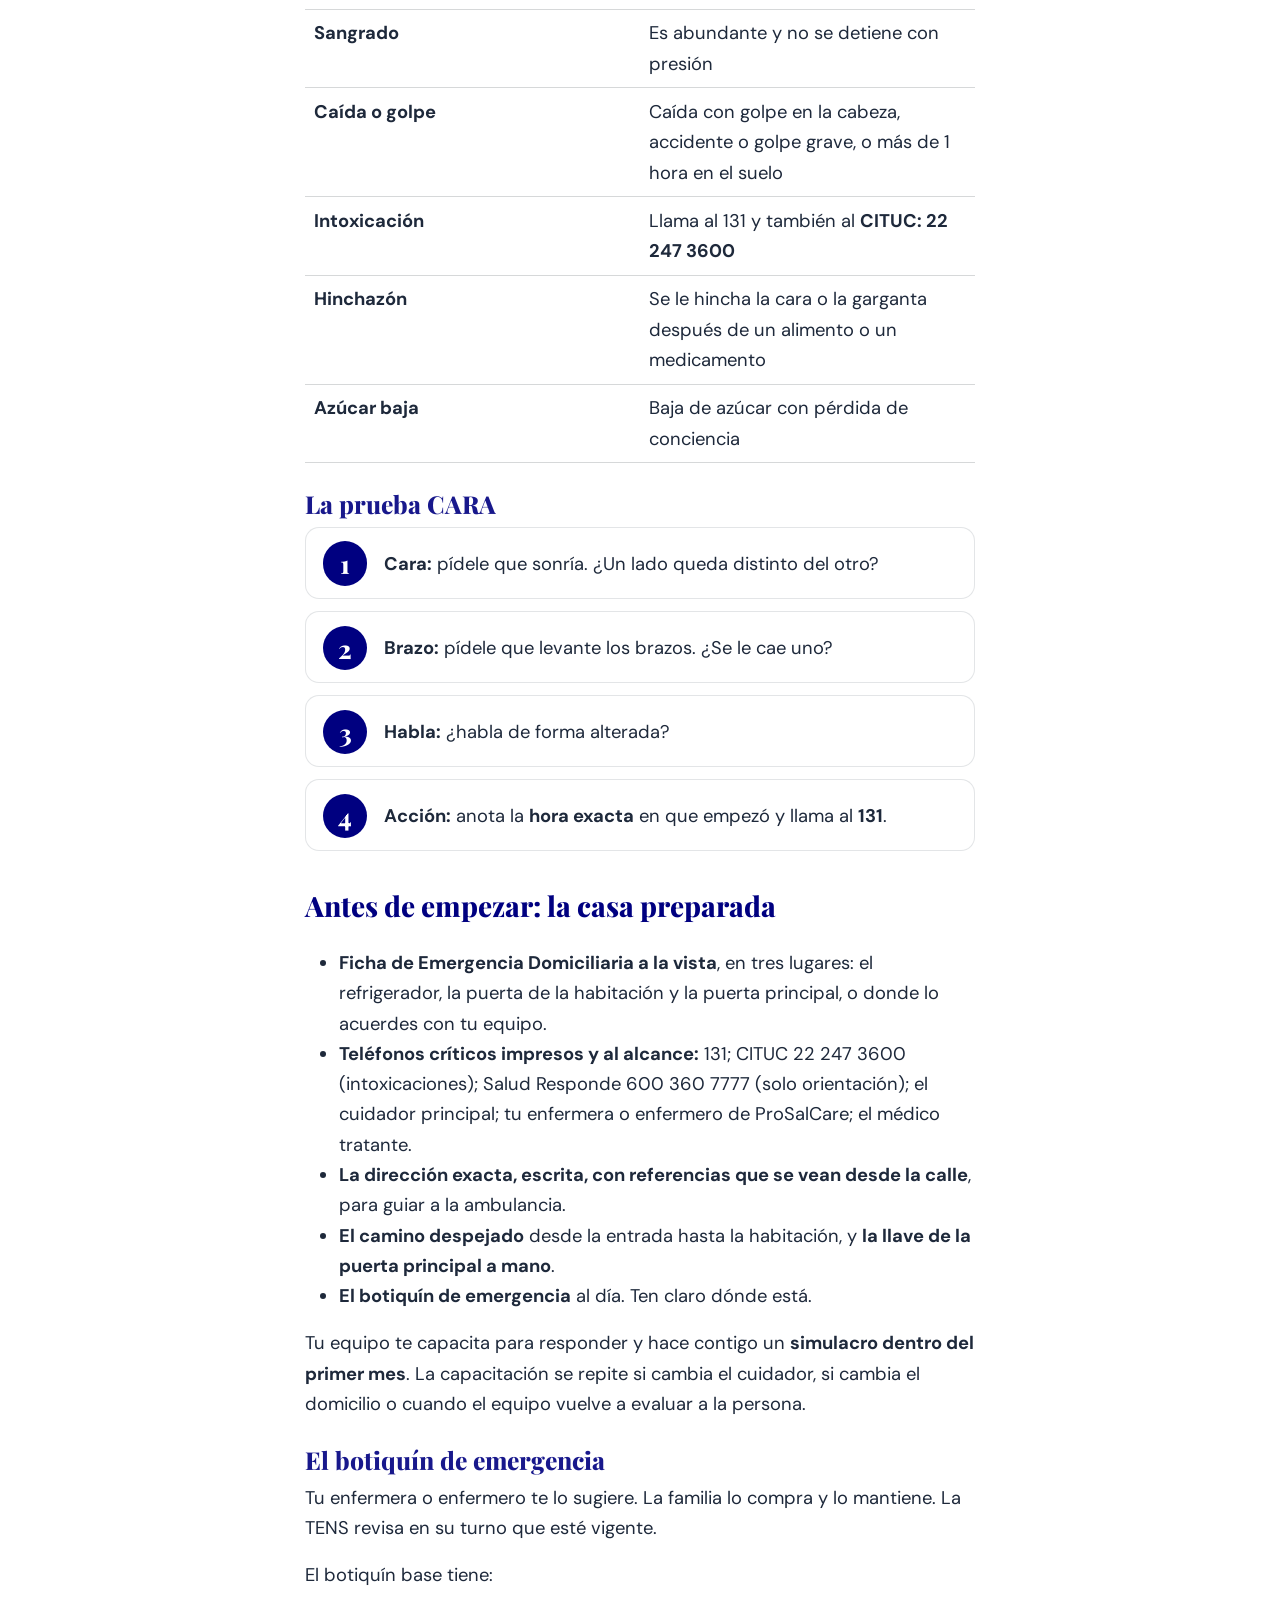
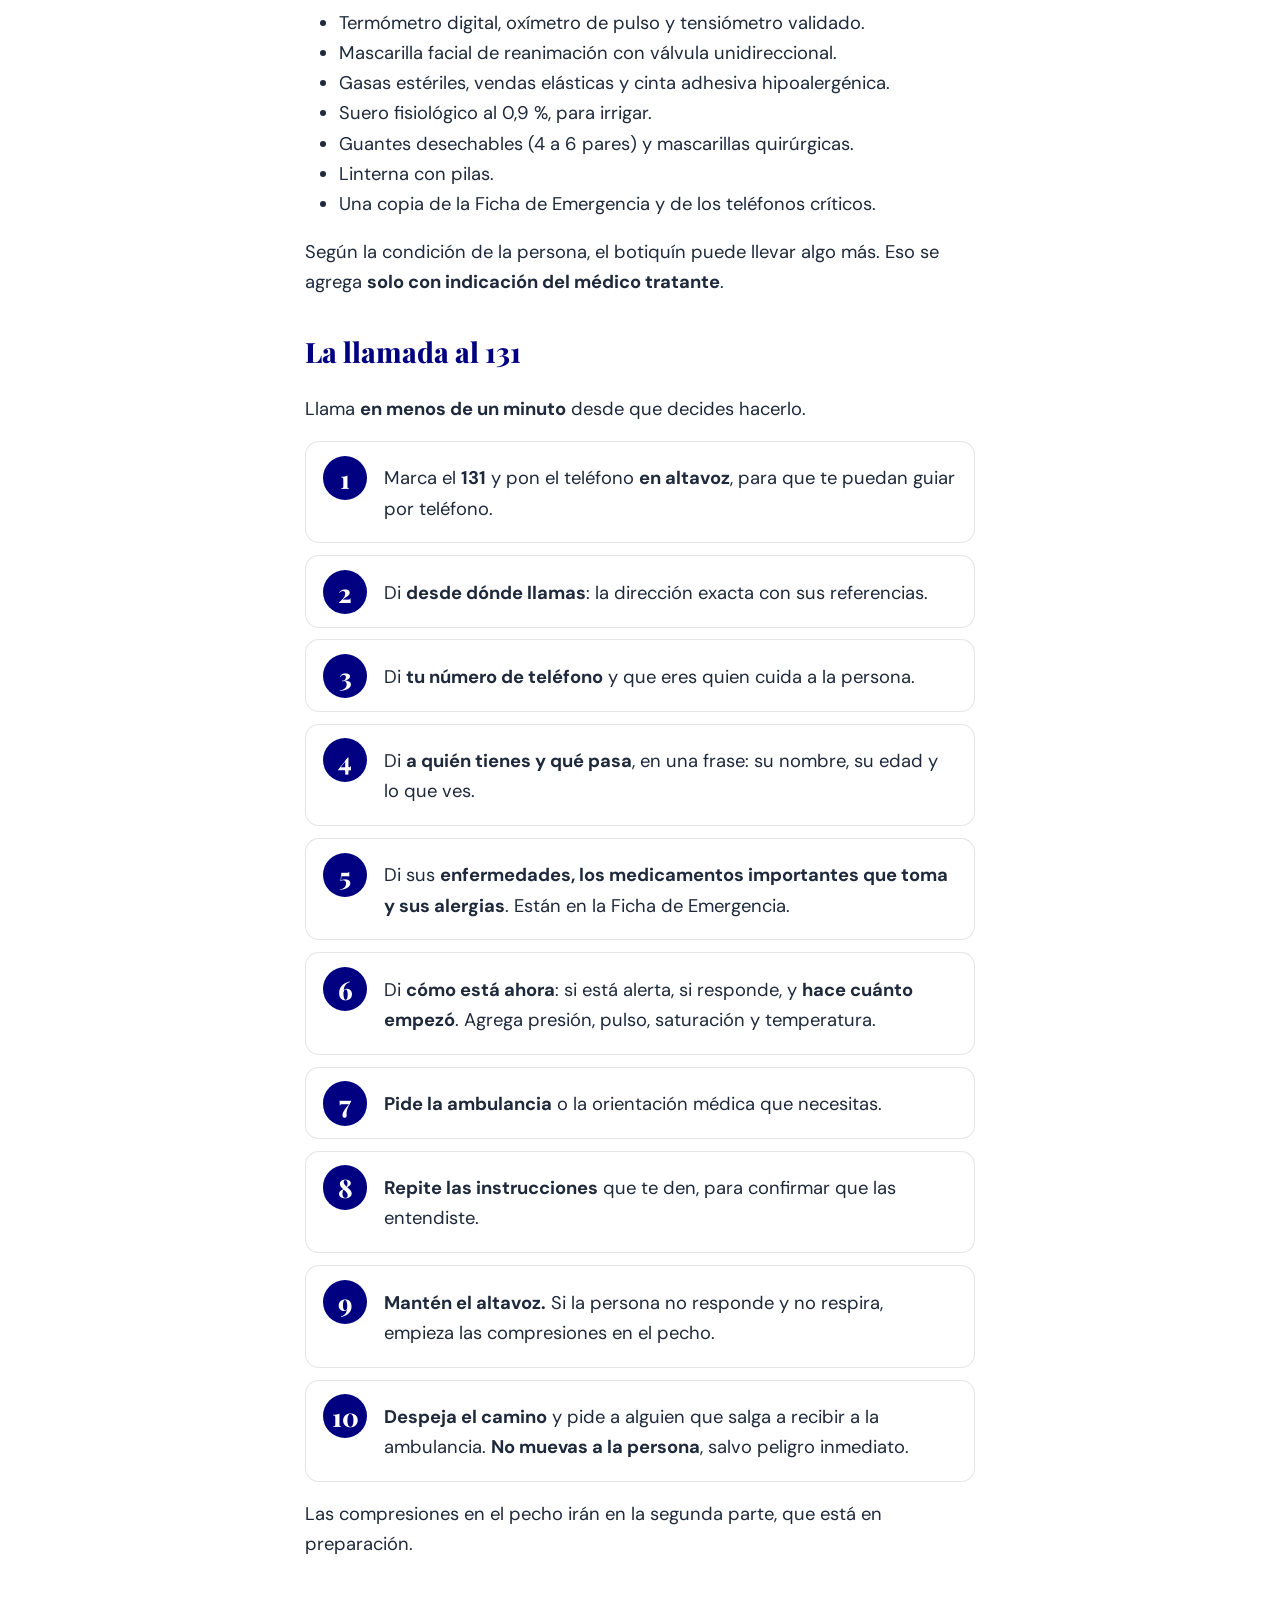
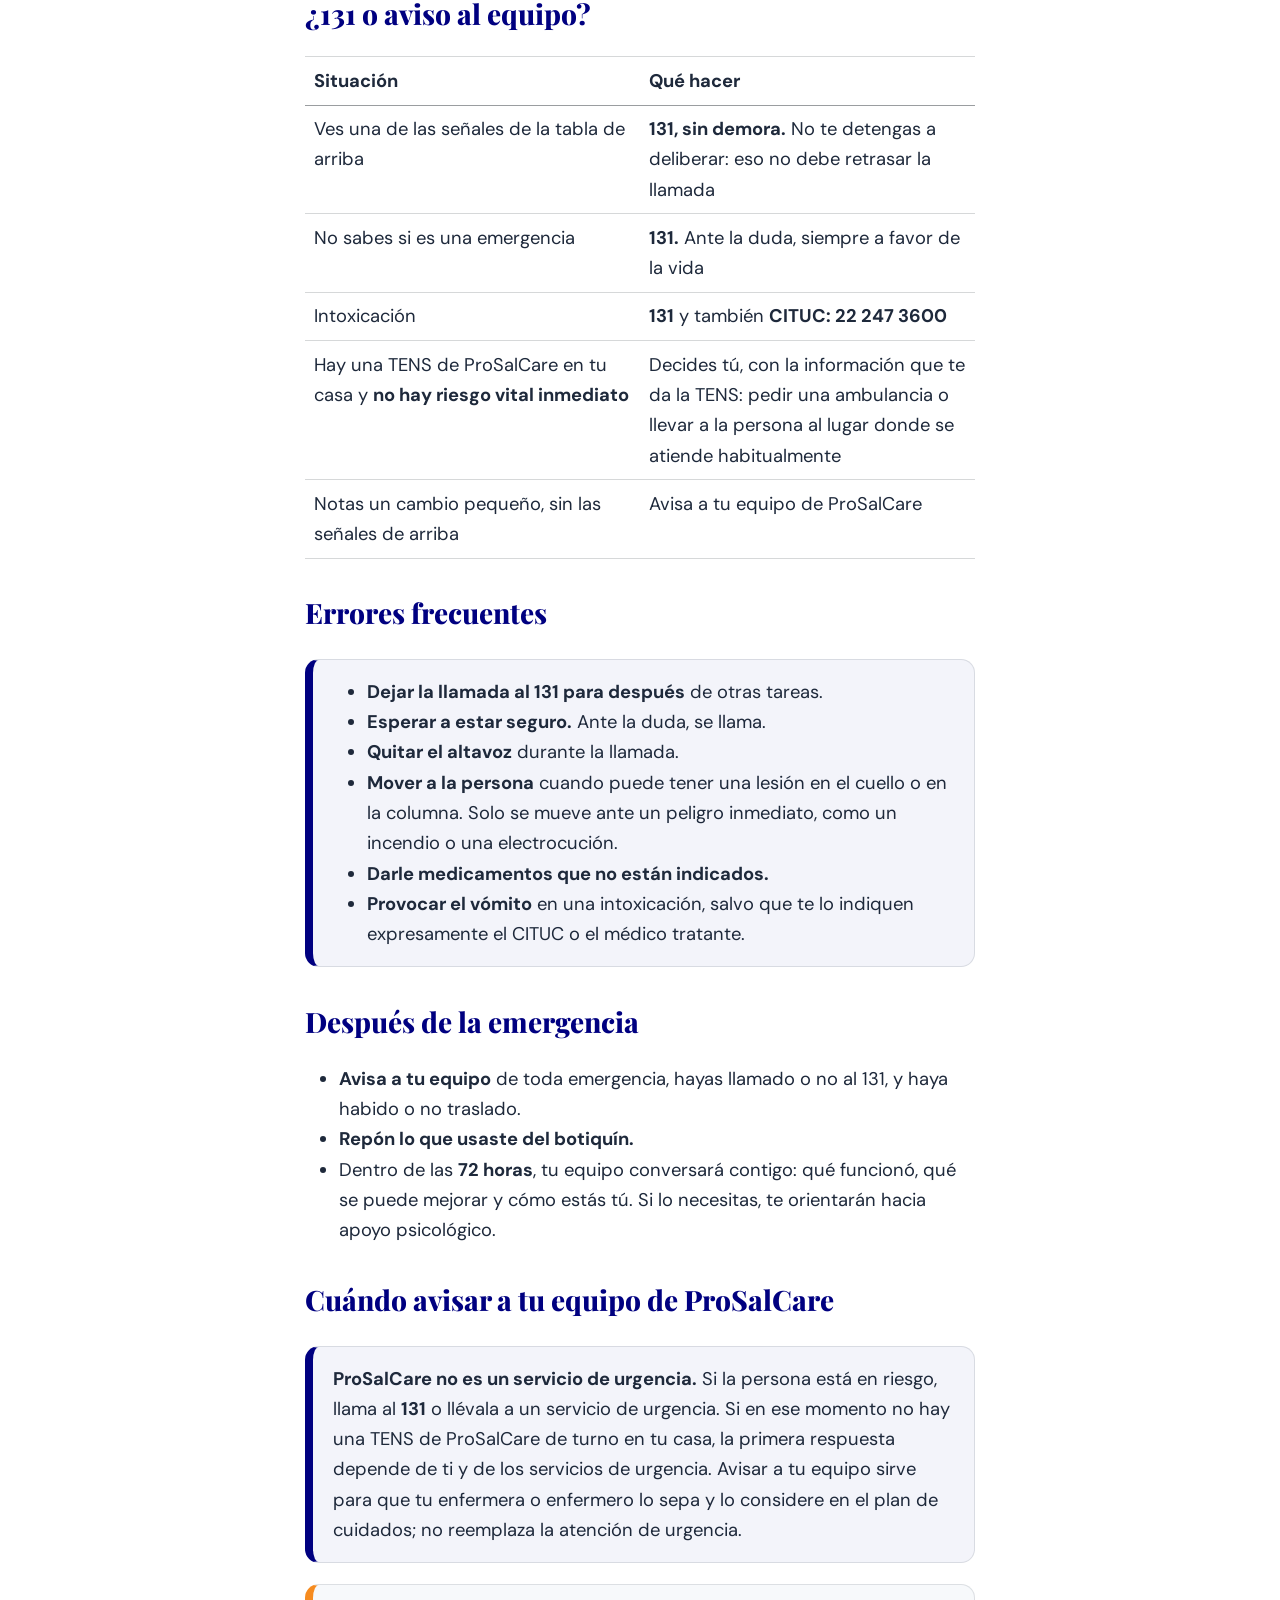
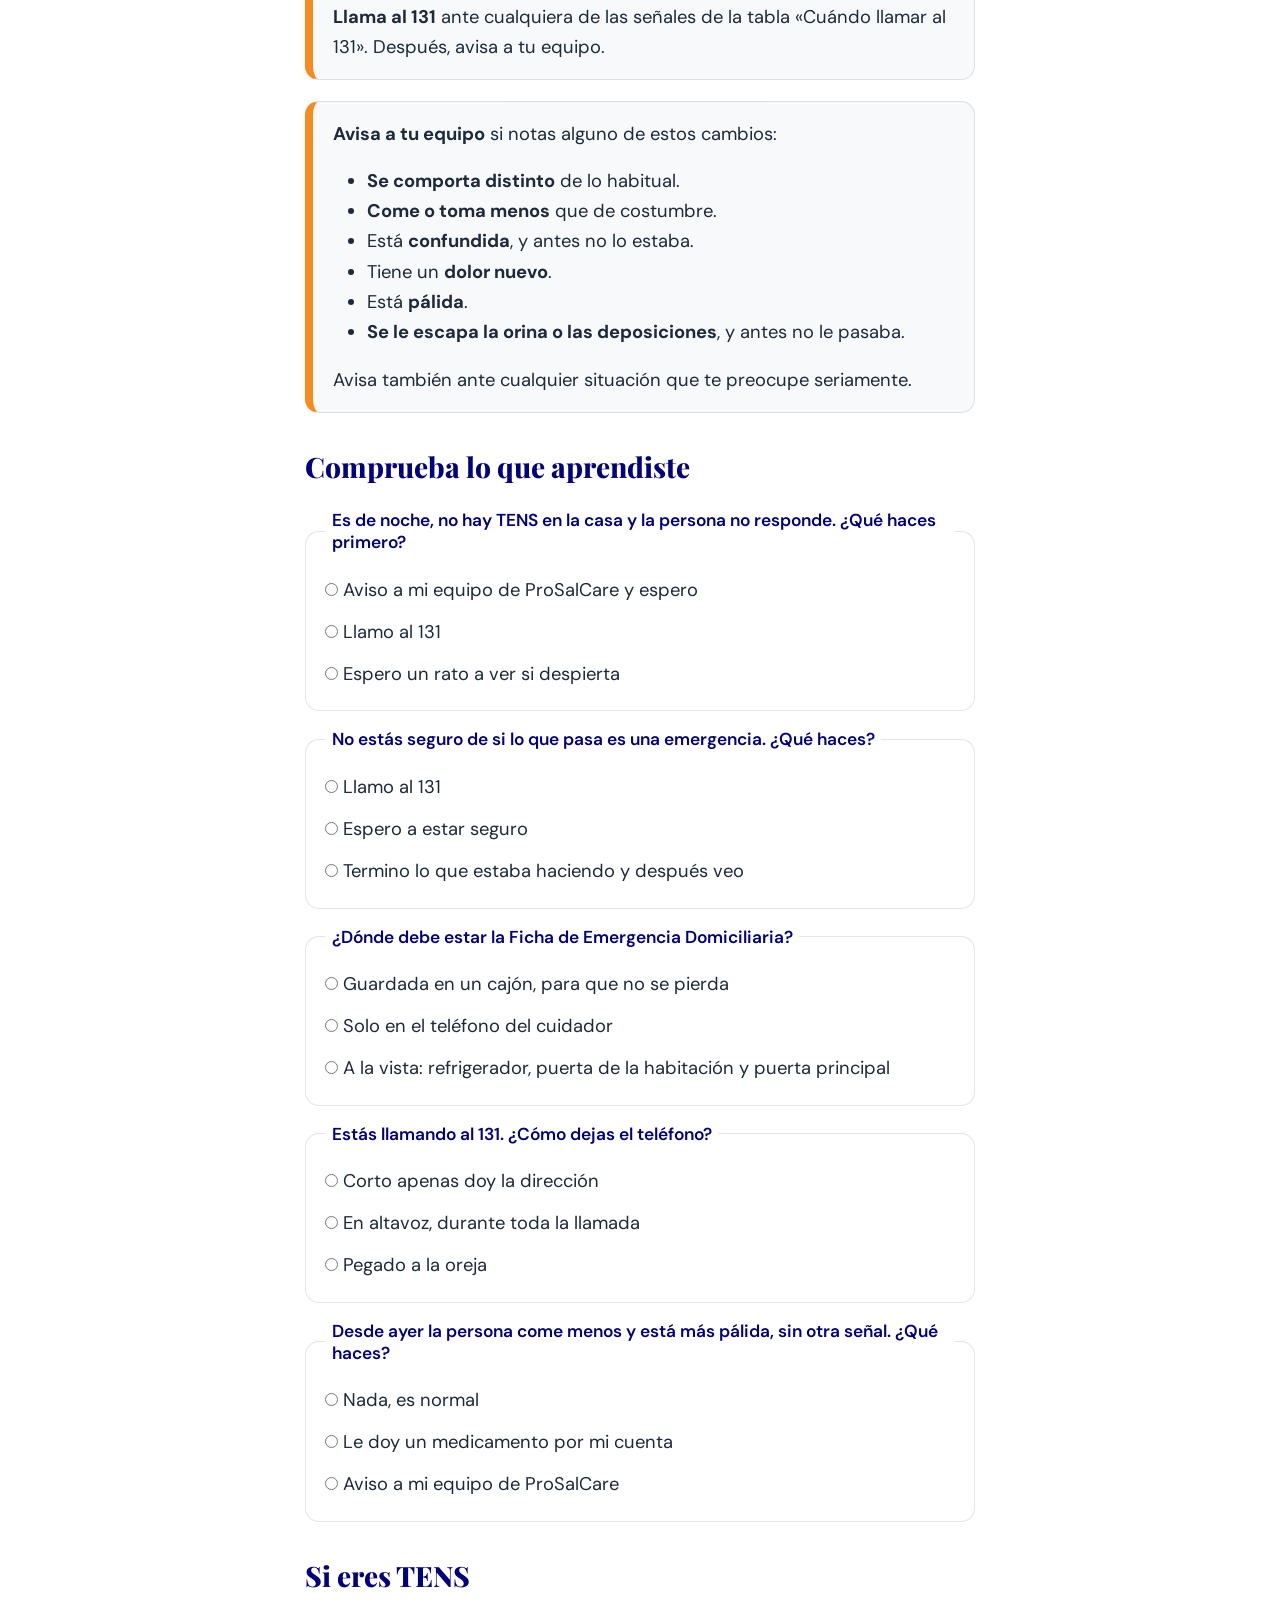
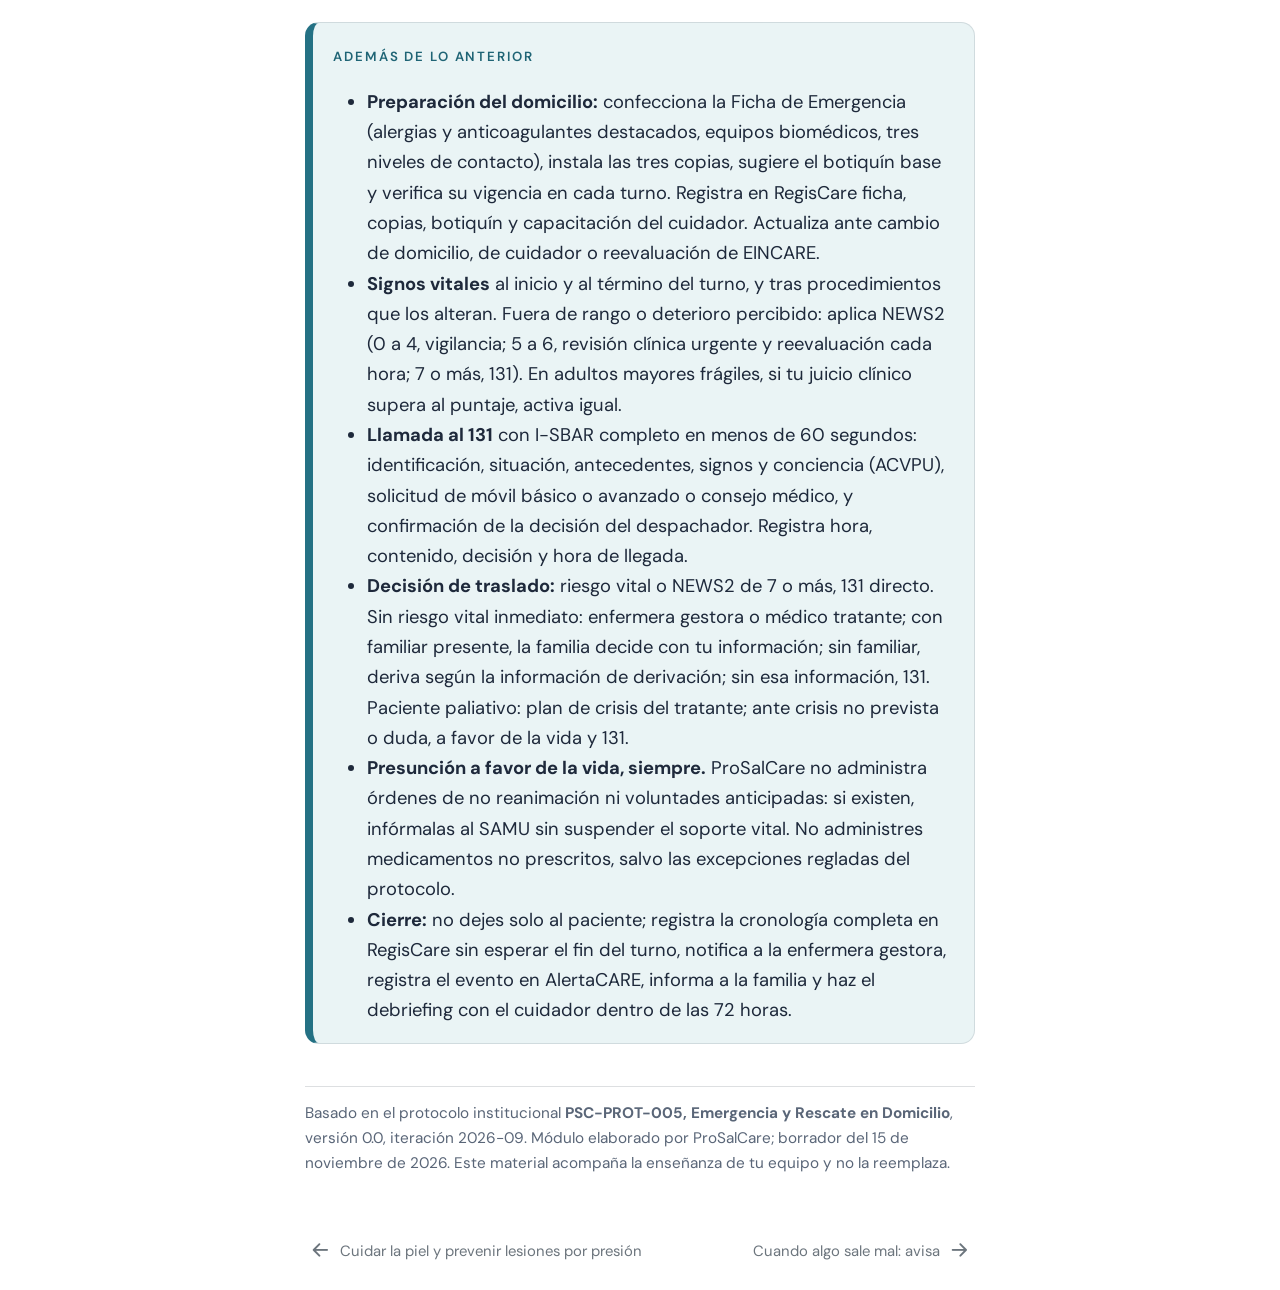
<file: docs/modulos/emergencia-y-rescate-1.html>
<!DOCTYPE html>
<html xmlns="http://www.w3.org/1999/xhtml" lang="es" xml:lang="es"><head>

<meta charset="utf-8">
<meta name="generator" content="quarto-1.11.9">

<meta name="viewport" content="width=device-width, initial-scale=1.0, user-scalable=yes">


<title>Emergencias: reconocer y llamar al 131 – Aprende ProSalCare</title>
<style>
/* Default styles provided by pandoc.
** See https://pandoc.org/MANUAL.html#variables-for-html for config info.
*/
span.smallcaps{font-variant: small-caps;}
div.columns{display: flex; gap: 1.5em;}
div.column{flex: auto;}
@media screen {
div.columns{gap: min(4vw, 1.5em);}
div.column{overflow-x: auto;}
}
div.hanging-indent{margin-left: 1.5em; text-indent: -1.5em;}
ul.task-list{list-style: none;}
ul.task-list li input[type="checkbox"] {
  width: 0.8em;
  margin: 0 0.8em 0.2em -1em; /* quarto-specific, see https://github.com/quarto-dev/quarto-cli/issues/4556 */ 
  vertical-align: middle;
}
</style>


<script src="../site_libs/quarto-nav/quarto-nav.js"></script>
<script src="../site_libs/quarto-nav/headroom.min.js"></script>
<script src="../site_libs/clipboard/clipboard.min.js"></script>
<script src="../site_libs/quarto-search/autocomplete.umd.js"></script>
<script src="../site_libs/quarto-search/fuse.min.js"></script>
<script src="../site_libs/quarto-search/quarto-search.js"></script>
<meta name="quarto:offset" content="../">
<link href="../modulos/eventos-adversos.html" rel="next">
<link href="../modulos/cuidado-de-la-piel.html" rel="prev">
<link href="../assets/logo-icon.png" rel="icon" type="image/png">
<script src="../site_libs/quarto-html/quarto.js" type="module"></script>
<script src="../site_libs/quarto-html/tabsets/tabsets.js" type="module"></script>
<script src="../site_libs/quarto-html/scrollable-regions/scrollable-regions.js" type="module"></script>
<script src="../site_libs/quarto-html/popper.min.js"></script>
<script src="../site_libs/quarto-html/tippy.umd.min.js"></script>
<script src="../site_libs/quarto-html/anchor.min.js"></script>
<link href="../site_libs/quarto-html/tippy.css" rel="stylesheet">
<link href="../site_libs/quarto-html/quarto-syntax-highlighting-63b5708e65d6cd79cd7618c58d0c21e7.css" rel="stylesheet" id="quarto-text-highlighting-styles">
<script src="../site_libs/bootstrap/bootstrap.min.js"></script>
<link href="../site_libs/bootstrap/bootstrap-icons.css" rel="stylesheet">
<link href="../site_libs/bootstrap/bootstrap-01a495efc5497ac6e3f5457e7ed18e65.min.css" rel="stylesheet" append-hash="true" id="quarto-bootstrap" data-mode="light">
<script id="quarto-search-options" type="application/json">{
  "location": "sidebar",
  "copy-button": false,
  "collapse-after": 3,
  "panel-placement": "start",
  "type": "textbox",
  "limit": 50,
  "keyboard-shortcut": [
    "f",
    "/",
    "s"
  ],
  "show-item-context": false,
  "language": {
    "search-no-results-text": "No se han encontrado resultados",
    "search-matching-documents-text": "documentos encontrados",
    "search-copy-link-title": "Copiar el enlace en la búsqueda",
    "search-hide-matches-text": "Ocultar resultados adicionales",
    "search-more-match-text": "resultado adicional en este documento",
    "search-more-matches-text": "resultados adicionales en este documento",
    "search-clear-button-title": "Borrar",
    "search-text-placeholder": "",
    "search-detached-cancel-button-title": "Cancelar",
    "search-submit-button-title": "Enviar",
    "search-label": "Buscar"
  }
}</script>
<meta name="robots" content="noindex, nofollow">
<link rel="preconnect" href="https://fonts.googleapis.com">
<link rel="preconnect" href="https://fonts.gstatic.com" crossorigin="">
<link rel="stylesheet" href="https://fonts.googleapis.com/css2?family=DM+Sans:opsz,wght@9..40,400;9..40,500;9..40,600;9..40,700&amp;family=Playfair+Display:wght@700;800&amp;display=swap">


<link rel="stylesheet" href="../assets/prosalcare.css">
</head>

<body class="nav-sidebar floating quarto-light"><a id="quarto-skip-link" class="visually-hidden-focusable" href="#quarto-document-content">Saltar al contenido principal</a>

<div id="quarto-search-results"></div>
  <header id="quarto-header" class="headroom fixed-top">
  <nav class="quarto-secondary-nav" aria-label="Barra de herramientas">
    <div class="container-fluid d-flex">
      <button type="button" class="quarto-btn-toggle btn" data-bs-toggle="collapse" role="button" data-bs-target=".quarto-sidebar-collapse-item" aria-controls="quarto-sidebar" aria-expanded="false" aria-label="Alternar barra lateral" onclick="if (window.quartoToggleHeadroom) { window.quartoToggleHeadroom(); }">
        <i class="bi bi-layout-text-sidebar-reverse"></i>
      </button>
        <nav class="quarto-page-breadcrumbs" aria-label="Hilo de Ariadna"><ol class="breadcrumb"><li class="breadcrumb-item"><a href="../modulos/higiene-de-manos.html">Módulos</a></li><li class="breadcrumb-item"><a href="../modulos/emergencia-y-rescate-1.html"><span class="chapter-title">Emergencias: reconocer y llamar al 131</span></a></li></ol></nav>
        <a class="flex-grow-1" data-bs-toggle="collapse" data-bs-target=".quarto-sidebar-collapse-item" onclick="if (window.quartoToggleHeadroom) { window.quartoToggleHeadroom(); }">      
        </a>
      <button type="button" class="btn quarto-search-button" aria-label="Buscar" onclick="window.quartoOpenSearch();">
        <i class="bi bi-search"></i>
      </button>
    </div>
  </nav>
  <div id="quarto-announcement" data-announcement-id="cbdb576a64ece2369ca439e6d341a6ba" class="alert alert-primary hidden"><div class="quarto-announcement-content">
<p><strong>Material en revisión.</strong> Versión de prueba basada en protocolos aún no aprobados. No reemplaza la enseñanza de tu equipo de salud. En una urgencia, llama al 131.</p>
</div></div>
</header>
<!-- content -->
<div id="quarto-content" class="quarto-container page-columns page-rows-contents page-layout-article">
<!-- sidebar -->
  <nav id="quarto-sidebar" class="sidebar collapse collapse-horizontal quarto-sidebar-collapse-item sidebar-navigation floating overflow-auto" aria-label="Sitio web">
    <div class="pt-lg-2 mt-2 text-left sidebar-header sidebar-header-stacked">
      <a href="../index.html" class="sidebar-logo-link">
      <img src="../assets/logo-icon.png" alt="" class="sidebar-logo light-content py-0 d-lg-inline d-none">
      <img src="../assets/logo-icon.png" alt="" class="sidebar-logo dark-content py-0 d-lg-inline d-none">
      </a>
    <div class="sidebar-title mb-0 py-0">
      <a href="../">Aprende ProSalCare</a> 
    </div>
      </div>
        <div class="mt-2 flex-shrink-0 align-items-center">
        <div class="sidebar-search">
        <div id="quarto-search" class="" title="Buscar"></div>
        </div>
        </div>
    <div class="sidebar-menu-container"> 
    <ul class="list-unstyled mt-1">
        <li class="sidebar-item">
  <div class="sidebar-item-container"> 
  <a href="../index.html" class="sidebar-item-text sidebar-link"><span class="chapter-title">Bienvenida</span></a>
  </div>
</li>
        <li class="sidebar-item sidebar-item-section">
      <div class="sidebar-item-container"> 
            <button type="button" class="sidebar-item-text sidebar-item-toggle sidebar-link text-start" data-bs-toggle="collapse" data-bs-target="#quarto-sidebar-section-1" aria-controls="quarto-sidebar-section-1" aria-expanded="true">
 <span class="menu-text" id="quarto-sidebar-section-1-label">Módulos</span><i class="bi bi-chevron-right" aria-hidden="true"></i></button>
      </div>
      <ul id="quarto-sidebar-section-1" aria-labelledby="quarto-sidebar-section-1-label" class="collapse list-unstyled sidebar-section depth1 show">  
          <li class="sidebar-item">
  <div class="sidebar-item-container"> 
  <a href="../modulos/higiene-de-manos.html" class="sidebar-item-text sidebar-link"><span class="chapter-title">Lavado de manos</span></a>
  </div>
</li>
          <li class="sidebar-item">
  <div class="sidebar-item-container"> 
  <a href="../modulos/medicamentos.html" class="sidebar-item-text sidebar-link"><span class="chapter-title">Dar medicamentos con seguridad</span></a>
  </div>
</li>
          <li class="sidebar-item">
  <div class="sidebar-item-container"> 
  <a href="../modulos/signos-vitales-1.html" class="sidebar-item-text sidebar-link"><span class="chapter-title">Medir los signos vitales</span></a>
  </div>
</li>
          <li class="sidebar-item">
  <div class="sidebar-item-container"> 
  <a href="../modulos/signos-vitales-2.html" class="sidebar-item-text sidebar-link"><span class="chapter-title">Medir el azúcar en la sangre</span></a>
  </div>
</li>
          <li class="sidebar-item">
  <div class="sidebar-item-container"> 
  <a href="../modulos/prevencion-de-caidas-1.html" class="sidebar-item-text sidebar-link"><span class="chapter-title">Prevenir caídas en casa</span></a>
  </div>
</li>
          <li class="sidebar-item">
  <div class="sidebar-item-container"> 
  <a href="../modulos/prevencion-de-caidas-2.html" class="sidebar-item-text sidebar-link"><span class="chapter-title">Si la persona se cae</span></a>
  </div>
</li>
          <li class="sidebar-item">
  <div class="sidebar-item-container"> 
  <a href="../modulos/movilizacion-y-transferencia-1.html" class="sidebar-item-text sidebar-link"><span class="chapter-title">Mover a la persona en la cama</span></a>
  </div>
</li>
          <li class="sidebar-item">
  <div class="sidebar-item-container"> 
  <a href="../modulos/movilizacion-y-transferencia-2.html" class="sidebar-item-text sidebar-link"><span class="chapter-title">Pasar de la cama a la silla</span></a>
  </div>
</li>
          <li class="sidebar-item">
  <div class="sidebar-item-container"> 
  <a href="../modulos/cuidado-de-la-piel.html" class="sidebar-item-text sidebar-link"><span class="chapter-title">Cuidar la piel y prevenir lesiones por presión</span></a>
  </div>
</li>
          <li class="sidebar-item">
  <div class="sidebar-item-container"> 
  <a href="../modulos/emergencia-y-rescate-1.html" class="sidebar-item-text sidebar-link active"><span class="chapter-title">Emergencias: reconocer y llamar al 131</span></a>
  </div>
</li>
          <li class="sidebar-item">
  <div class="sidebar-item-container"> 
  <a href="../modulos/eventos-adversos.html" class="sidebar-item-text sidebar-link"><span class="chapter-title">Cuando algo sale mal: avisa</span></a>
  </div>
</li>
      </ul>
  </li>
    </ul>
    </div>
</nav>
<div id="quarto-sidebar-glass" class="quarto-sidebar-collapse-item" data-bs-toggle="collapse" data-bs-target=".quarto-sidebar-collapse-item"></div>
<!-- margin-sidebar -->
    <div id="quarto-margin-sidebar" class="sidebar margin-sidebar">
        <nav id="TOC" role="doc-toc" aria-labelledby="toc-title" class="toc-active">
    <h2 id="toc-title">En este módulo</h2>
   
  <ul class="collapse">
  <li><a href="#cuándo-llamar-al-131" id="toc-cuándo-llamar-al-131" class="nav-link active" data-scroll-target="#cuándo-llamar-al-131">Cuándo llamar al 131</a></li>
  <li><a href="#antes-de-empezar-la-casa-preparada" id="toc-antes-de-empezar-la-casa-preparada" class="nav-link" data-scroll-target="#antes-de-empezar-la-casa-preparada">Antes de empezar: la casa preparada</a></li>
  <li><a href="#la-llamada-al-131" id="toc-la-llamada-al-131" class="nav-link" data-scroll-target="#la-llamada-al-131">La llamada al 131</a></li>
  <li><a href="#o-aviso-al-equipo" id="toc-o-aviso-al-equipo" class="nav-link" data-scroll-target="#o-aviso-al-equipo">¿131 o aviso al equipo?</a></li>
  <li><a href="#errores-frecuentes" id="toc-errores-frecuentes" class="nav-link" data-scroll-target="#errores-frecuentes">Errores frecuentes</a></li>
  <li><a href="#después-de-la-emergencia" id="toc-después-de-la-emergencia" class="nav-link" data-scroll-target="#después-de-la-emergencia">Después de la emergencia</a></li>
  <li><a href="#cuándo-avisar-a-tu-equipo-de-prosalcare" id="toc-cuándo-avisar-a-tu-equipo-de-prosalcare" class="nav-link" data-scroll-target="#cuándo-avisar-a-tu-equipo-de-prosalcare">Cuándo avisar a tu equipo de ProSalCare</a></li>
  <li><a href="#comprueba-lo-que-aprendiste" id="toc-comprueba-lo-que-aprendiste" class="nav-link" data-scroll-target="#comprueba-lo-que-aprendiste">Comprueba lo que aprendiste</a></li>
  <li><a href="#si-eres-tens" id="toc-si-eres-tens" class="nav-link" data-scroll-target="#si-eres-tens">Si eres TENS</a></li>
  </ul>
</nav>
    </div>
<!-- main -->
<main class="content" id="quarto-document-content" tabindex="-1">

<header id="title-block-header" class="quarto-title-block default"><nav class="quarto-page-breadcrumbs quarto-title-breadcrumbs d-none d-lg-block" aria-label="Hilo de Ariadna"><ol class="breadcrumb"><li class="breadcrumb-item"><a href="../modulos/higiene-de-manos.html">Módulos</a></li><li class="breadcrumb-item"><a href="../modulos/emergencia-y-rescate-1.html"><span class="chapter-title">Emergencias: reconocer y llamar al 131</span></a></li></ol></nav>
<div class="quarto-title">
<h1 class="title"><span class="chapter-title">Emergencias: reconocer y llamar al 131</span></h1>
<p class="subtitle lead">Qué señales son una emergencia, qué decir en la llamada y cómo tener la casa preparada</p>
</div>



<div class="quarto-title-meta">

    
  
    
  </div>
  


</header>


<div class="box esencial">
<p><span class="etiqueta">Lo esencial</span></p>
<ul>
<li>Entre un turno y otro, <strong>quien responde primero eres tú</strong>.</li>
<li>Si la persona <strong>no responde o no despierta, no respira, tiene una convulsión que no cede, un sangrado que la compromete, un golpe grave, o la cara torcida, un brazo débil o el habla alterada</strong>: llama al <strong>131 de inmediato</strong>.</li>
<li><strong>Ante la duda, llama.</strong> Siempre a favor de la vida.</li>
<li>Ten la <strong>Ficha de Emergencia a la vista</strong> y los <strong>teléfonos críticos a mano</strong>.</li>
<li>Los <strong>cambios pequeños</strong> (se comporta distinto, come menos, está confundida, tiene un dolor nuevo, está pálida) se <strong>avisan a tu equipo</strong>.</li>
<li><strong>ProSalCare no es un servicio de urgencia.</strong> En una emergencia, primero el <strong>131</strong>.</li>
</ul>
</div>
<div class="box pendiente">
<p>Aquí irá el video del módulo (2 a 3 minutos). Todavía no está producido.</p>
</div>
<p>Este módulo tendrá una segunda parte, «Emergencias: qué hacer mientras llega la ayuda», que está en preparación.</p>
<section id="cuándo-llamar-al-131" class="level2">
<h2 class="anchored" data-anchor-id="cuándo-llamar-al-131">Cuándo llamar al 131</h2>
<p>Llama al <strong>131 de inmediato</strong> si ves alguna de estas señales.</p>
<table class="caption-top table">
<colgroup>
<col style="width: 50%">
<col style="width: 50%">
</colgroup>
<thead>
<tr class="header">
<th>Qué pasa</th>
<th>La señal</th>
</tr>
</thead>
<tbody>
<tr class="odd">
<td><strong>No responde o respira mal</strong></td>
<td>No responde o no respira</td>
</tr>
<tr class="even">
<td></td>
<td>Se desmayó y no despierta rápido</td>
</tr>
<tr class="odd">
<td></td>
<td>Tiene los labios o las uñas azulados, o no puede decir oraciones completas</td>
</tr>
<tr class="even">
<td><strong>Dolor de pecho</strong></td>
<td>Dolor de pecho intenso con sudor frío</td>
</tr>
<tr class="odd">
<td><strong>Cara, brazo o habla</strong></td>
<td>Cara torcida, brazo débil o habla alterada (prueba CARA)</td>
</tr>
<tr class="even">
<td><strong>Convulsión</strong></td>
<td>Dura más de 5 minutos, o la persona no recupera la conciencia</td>
</tr>
<tr class="odd">
<td><strong>Atragantamiento</strong></td>
<td>No cede con los golpes en la espalda y las compresiones en el abdomen</td>
</tr>
<tr class="even">
<td><strong>Sangrado</strong></td>
<td>Es abundante y no se detiene con presión</td>
</tr>
<tr class="odd">
<td><strong>Caída o golpe</strong></td>
<td>Caída con golpe en la cabeza, accidente o golpe grave, o más de 1 hora en el suelo</td>
</tr>
<tr class="even">
<td><strong>Intoxicación</strong></td>
<td>Llama al 131 y también al <strong>CITUC: 22 247 3600</strong></td>
</tr>
<tr class="odd">
<td><strong>Hinchazón</strong></td>
<td>Se le hincha la cara o la garganta después de un alimento o un medicamento</td>
</tr>
<tr class="even">
<td><strong>Azúcar baja</strong></td>
<td>Baja de azúcar con pérdida de conciencia</td>
</tr>
</tbody>
</table>
<section id="la-prueba-cara" class="level3">
<h3 class="anchored" data-anchor-id="la-prueba-cara">La prueba CARA</h3>
<ol class="pasos">
<li>
<span class="paso-txt"><strong>Cara:</strong> pídele que sonría. ¿Un lado queda distinto del otro?</span>
</li>
<li>
<span class="paso-txt"><strong>Brazo:</strong> pídele que levante los brazos. ¿Se le cae uno?</span>
</li>
<li>
<span class="paso-txt"><strong>Habla:</strong> ¿habla de forma alterada?</span>
</li>
<li>
<span class="paso-txt"><strong>Acción:</strong> anota la <strong>hora exacta</strong> en que empezó y llama al <strong>131</strong>.</span>
</li>
</ol>
</section>
</section>
<section id="antes-de-empezar-la-casa-preparada" class="level2">
<h2 class="anchored" data-anchor-id="antes-de-empezar-la-casa-preparada">Antes de empezar: la casa preparada</h2>
<ul>
<li><strong>Ficha de Emergencia Domiciliaria a la vista</strong>, en tres lugares: el refrigerador, la puerta de la habitación y la puerta principal, o donde lo acuerdes con tu equipo.</li>
<li><strong>Teléfonos críticos impresos y al alcance:</strong> 131; CITUC 22 247 3600 (intoxicaciones); Salud Responde 600 360 7777 (solo orientación); el cuidador principal; tu enfermera o enfermero de ProSalCare; el médico tratante.</li>
<li><strong>La dirección exacta, escrita, con referencias que se vean desde la calle</strong>, para guiar a la ambulancia.</li>
<li><strong>El camino despejado</strong> desde la entrada hasta la habitación, y <strong>la llave de la puerta principal a mano</strong>.</li>
<li><strong>El botiquín de emergencia</strong> al día. Ten claro dónde está.</li>
</ul>
<p>Tu equipo te capacita para responder y hace contigo un <strong>simulacro dentro del primer mes</strong>. La capacitación se repite si cambia el cuidador, si cambia el domicilio o cuando el equipo vuelve a evaluar a la persona.</p>
<section id="el-botiquín-de-emergencia" class="level3">
<h3 class="anchored" data-anchor-id="el-botiquín-de-emergencia">El botiquín de emergencia</h3>
<p>Tu enfermera o enfermero te lo sugiere. La familia lo compra y lo mantiene. La TENS revisa en su turno que esté vigente.</p>
<p>El botiquín base tiene:</p>
<ul>
<li>Termómetro digital, oxímetro de pulso y tensiómetro validado.</li>
<li>Mascarilla facial de reanimación con válvula unidireccional.</li>
<li>Gasas estériles, vendas elásticas y cinta adhesiva hipoalergénica.</li>
<li>Suero fisiológico al 0,9 %, para irrigar.</li>
<li>Guantes desechables (4 a 6 pares) y mascarillas quirúrgicas.</li>
<li>Linterna con pilas.</li>
<li>Una copia de la Ficha de Emergencia y de los teléfonos críticos.</li>
</ul>
<p>Según la condición de la persona, el botiquín puede llevar algo más. Eso se agrega <strong>solo con indicación del médico tratante</strong>.</p>
</section>
</section>
<section id="la-llamada-al-131" class="level2">
<h2 class="anchored" data-anchor-id="la-llamada-al-131">La llamada al 131</h2>
<p>Llama <strong>en menos de un minuto</strong> desde que decides hacerlo.</p>
<ol class="pasos">
<li>
<span class="paso-txt">Marca el <strong>131</strong> y pon el teléfono <strong>en altavoz</strong>, para que te puedan guiar por teléfono.</span>
</li>
<li>
<span class="paso-txt">Di <strong>desde dónde llamas</strong>: la dirección exacta con sus referencias.</span>
</li>
<li>
<span class="paso-txt">Di <strong>tu número de teléfono</strong> y que eres quien cuida a la persona.</span>
</li>
<li>
<span class="paso-txt">Di <strong>a quién tienes y qué pasa</strong>, en una frase: su nombre, su edad y lo que ves.</span>
</li>
<li>
<span class="paso-txt">Di sus <strong>enfermedades, los medicamentos importantes que toma y sus alergias</strong>. Están en la Ficha de Emergencia.</span>
</li>
<li>
<span class="paso-txt">Di <strong>cómo está ahora</strong>: si está alerta, si responde, y <strong>hace cuánto empezó</strong>. Agrega presión, pulso, saturación y temperatura.</span>
</li>
<li>
<span class="paso-txt"><strong>Pide la ambulancia</strong> o la orientación médica que necesitas.</span>
</li>
<li>
<span class="paso-txt"><strong>Repite las instrucciones</strong> que te den, para confirmar que las entendiste.</span>
</li>
<li>
<span class="paso-txt"><strong>Mantén el altavoz.</strong> Si la persona no responde y no respira, empieza las compresiones en el pecho.</span>
</li>
<li>
<span class="paso-txt"><strong>Despeja el camino</strong> y pide a alguien que salga a recibir a la ambulancia. <strong>No muevas a la persona</strong>, salvo peligro inmediato.</span>
</li>
</ol>
<p>Las compresiones en el pecho irán en la segunda parte, que está en preparación.</p>
</section>
<section id="o-aviso-al-equipo" class="level2">
<h2 class="anchored" data-anchor-id="o-aviso-al-equipo">¿131 o aviso al equipo?</h2>
<table class="caption-top table">
<colgroup>
<col style="width: 50%">
<col style="width: 50%">
</colgroup>
<thead>
<tr class="header">
<th>Situación</th>
<th>Qué hacer</th>
</tr>
</thead>
<tbody>
<tr class="odd">
<td>Ves una de las señales de la tabla de arriba</td>
<td><strong>131, sin demora.</strong> No te detengas a deliberar: eso no debe retrasar la llamada</td>
</tr>
<tr class="even">
<td>No sabes si es una emergencia</td>
<td><strong>131.</strong> Ante la duda, siempre a favor de la vida</td>
</tr>
<tr class="odd">
<td>Intoxicación</td>
<td><strong>131</strong> y también <strong>CITUC: 22 247 3600</strong></td>
</tr>
<tr class="even">
<td>Hay una TENS de ProSalCare en tu casa y <strong>no hay riesgo vital inmediato</strong></td>
<td>Decides tú, con la información que te da la TENS: pedir una ambulancia o llevar a la persona al lugar donde se atiende habitualmente</td>
</tr>
<tr class="odd">
<td>Notas un cambio pequeño, sin las señales de arriba</td>
<td>Avisa a tu equipo de ProSalCare</td>
</tr>
</tbody>
</table>
</section>
<section id="errores-frecuentes" class="level2">
<h2 class="anchored" data-anchor-id="errores-frecuentes">Errores frecuentes</h2>
<div class="box nunca">
<ul>
<li><strong>Dejar la llamada al 131 para después</strong> de otras tareas.</li>
<li><strong>Esperar a estar seguro.</strong> Ante la duda, se llama.</li>
<li><strong>Quitar el altavoz</strong> durante la llamada.</li>
<li><strong>Mover a la persona</strong> cuando puede tener una lesión en el cuello o en la columna. Solo se mueve ante un peligro inmediato, como un incendio o una electrocución.</li>
<li><strong>Darle medicamentos que no están indicados.</strong></li>
<li><strong>Provocar el vómito</strong> en una intoxicación, salvo que te lo indiquen expresamente el CITUC o el médico tratante.</li>
</ul>
</div>
</section>
<section id="después-de-la-emergencia" class="level2">
<h2 class="anchored" data-anchor-id="después-de-la-emergencia">Después de la emergencia</h2>
<ul>
<li><strong>Avisa a tu equipo</strong> de toda emergencia, hayas llamado o no al 131, y haya habido o no traslado.</li>
<li><strong>Repón lo que usaste del botiquín.</strong></li>
<li>Dentro de las <strong>72 horas</strong>, tu equipo conversará contigo: qué funcionó, qué se puede mejorar y cómo estás tú. Si lo necesitas, te orientarán hacia apoyo psicológico.</li>
</ul>
</section>
<section id="cuándo-avisar-a-tu-equipo-de-prosalcare" class="level2">
<h2 class="anchored" data-anchor-id="cuándo-avisar-a-tu-equipo-de-prosalcare">Cuándo avisar a tu equipo de ProSalCare</h2>
<div class="box nunca">
<p><strong>ProSalCare no es un servicio de urgencia.</strong> Si la persona está en riesgo, llama al <strong>131</strong> o llévala a un servicio de urgencia. Si en ese momento no hay una TENS de ProSalCare de turno en tu casa, la primera respuesta depende de ti y de los servicios de urgencia. Avisar a tu equipo sirve para que tu enfermera o enfermero lo sepa y lo considere en el plan de cuidados; no reemplaza la atención de urgencia.</p>
</div>
<div class="box avisar">
<p><strong>Llama al 131</strong> ante cualquiera de las señales de la tabla «Cuándo llamar al 131». Después, avisa a tu equipo.</p>
</div>
<div class="box avisar">
<p><strong>Avisa a tu equipo</strong> si notas alguno de estos cambios:</p>
<ul>
<li><strong>Se comporta distinto</strong> de lo habitual.</li>
<li><strong>Come o toma menos</strong> que de costumbre.</li>
<li>Está <strong>confundida</strong>, y antes no lo estaba.</li>
<li>Tiene un <strong>dolor nuevo</strong>.</li>
<li>Está <strong>pálida</strong>.</li>
<li><strong>Se le escapa la orina o las deposiciones</strong>, y antes no le pasaba.</li>
</ul>
<p>Avisa también ante cualquier situación que te preocupe seriamente.</p>
</div>
</section>
<section id="comprueba-lo-que-aprendiste" class="level2">
<h2 class="anchored" data-anchor-id="comprueba-lo-que-aprendiste">Comprueba lo que aprendiste</h2>
<div class="quiz">
<fieldset data-ok="1" data-por="Entre un turno y otro, el cuidador familiar es el primer respondedor. ProSalCare no es un servicio de urgencia: primero el 131.">
<legend>Es de noche, no hay TENS en la casa y la persona no responde. ¿Qué haces primero?</legend> <label><input type="radio"> Aviso a mi equipo de ProSalCare y espero</label> <label><input type="radio"> Llamo al 131</label> <label><input type="radio"> Espero un rato a ver si despierta</label>
</fieldset>
<fieldset data-ok="0" data-por="Ante cualquier duda se llama al 131: siempre a favor de la vida.">
<legend>No estás seguro de si lo que pasa es una emergencia. ¿Qué haces?</legend> <label><input type="radio"> Llamo al 131</label> <label><input type="radio"> Espero a estar seguro</label> <label><input type="radio"> Termino lo que estaba haciendo y después veo</label>
</fieldset>
<fieldset data-ok="2" data-por="La Ficha de Emergencia va a la vista en tres lugares: el refrigerador, la puerta de la habitación y la puerta principal, o donde lo acuerdes con tu equipo.">
<legend>¿Dónde debe estar la Ficha de Emergencia Domiciliaria?</legend> <label><input type="radio"> Guardada en un cajón, para que no se pierda</label> <label><input type="radio"> Solo en el teléfono del cuidador</label> <label><input type="radio"> A la vista: refrigerador, puerta de la habitación y puerta principal</label>
</fieldset>
<fieldset data-ok="1" data-por="El altavoz se mantiene durante toda la llamada para que te puedan guiar por teléfono.">
<legend>Estás llamando al 131. ¿Cómo dejas el teléfono?</legend> <label><input type="radio"> Corto apenas doy la dirección</label> <label><input type="radio"> En altavoz, durante toda la llamada</label> <label><input type="radio"> Pegado a la oreja</label>
</fieldset>
<fieldset data-ok="2" data-por="Los cambios pequeños se avisan al equipo: suelen aparecer antes de un problema mayor. Si aparece una señal de emergencia, primero el 131.">
<legend>Desde ayer la persona come menos y está más pálida, sin otra señal. ¿Qué haces?</legend> <label><input type="radio"> Nada, es normal</label> <label><input type="radio"> Le doy un medicamento por mi cuenta</label> <label><input type="radio"> Aviso a mi equipo de ProSalCare</label>
</fieldset>
</div>
</section>
<section id="si-eres-tens" class="level2">
<h2 class="anchored" data-anchor-id="si-eres-tens">Si eres TENS</h2>
<div class="box tens">
<p><span class="etiqueta">Además de lo anterior</span></p>
<ul>
<li><strong>Preparación del domicilio:</strong> confecciona la Ficha de Emergencia (alergias y anticoagulantes destacados, equipos biomédicos, tres niveles de contacto), instala las tres copias, sugiere el botiquín base y verifica su vigencia en cada turno. Registra en RegisCare ficha, copias, botiquín y capacitación del cuidador. Actualiza ante cambio de domicilio, de cuidador o reevaluación de EINCARE.</li>
<li><strong>Signos vitales</strong> al inicio y al término del turno, y tras procedimientos que los alteran. Fuera de rango o deterioro percibido: aplica NEWS2 (0 a 4, vigilancia; 5 a 6, revisión clínica urgente y reevaluación cada hora; 7 o más, 131). En adultos mayores frágiles, si tu juicio clínico supera al puntaje, activa igual.</li>
<li><strong>Llamada al 131</strong> con I-SBAR completo en menos de 60 segundos: identificación, situación, antecedentes, signos y conciencia (ACVPU), solicitud de móvil básico o avanzado o consejo médico, y confirmación de la decisión del despachador. Registra hora, contenido, decisión y hora de llegada.</li>
<li><strong>Decisión de traslado:</strong> riesgo vital o NEWS2 de 7 o más, 131 directo. Sin riesgo vital inmediato: enfermera gestora o médico tratante; con familiar presente, la familia decide con tu información; sin familiar, deriva según la información de derivación; sin esa información, 131. Paciente paliativo: plan de crisis del tratante; ante crisis no prevista o duda, a favor de la vida y 131.</li>
<li><strong>Presunción a favor de la vida, siempre.</strong> ProSalCare no administra órdenes de no reanimación ni voluntades anticipadas: si existen, infórmalas al SAMU sin suspender el soporte vital. No administres medicamentos no prescritos, salvo las excepciones regladas del protocolo.</li>
<li><strong>Cierre:</strong> no dejes solo al paciente; registra la cronología completa en RegisCare sin esperar el fin del turno, notifica a la enfermera gestora, registra el evento en AlertaCARE, informa a la familia y haz el debriefing con el cuidador dentro de las 72 horas.</li>
</ul>
</div>
<div class="origen">
<p>Basado en el protocolo institucional <strong>PSC-PROT-005, Emergencia y Rescate en Domicilio</strong>, versión 0.0, iteración 2026-09. Módulo elaborado por ProSalCare; borrador del 15 de noviembre de 2026. Este material acompaña la enseñanza de tu equipo y no la reemplaza.</p>
</div>


</section>

</main> <!-- /main -->
<script id="quarto-html-after-body" type="application/javascript">
  window.document.addEventListener("DOMContentLoaded", function (event) {
    const icon = "";
    const anchorJS = new window.AnchorJS();
    anchorJS.options = {
      placement: 'right',
      icon: icon
    };
    anchorJS.add('.anchored');
    const isCodeAnnotation = (el) => {
      for (const clz of el.classList) {
        if (clz.startsWith('code-annotation-')) {                     
          return true;
        }
      }
      return false;
    }
    const onCopySuccess = function(e) {
      // button target
      const button = e.trigger;
      // don't keep focus
      button.blur();
      // flash "checked"
      button.classList.add('code-copy-button-checked');
      var currentTitle = button.getAttribute("title");
      button.setAttribute("title", "Copiado");
      let tooltip;
      if (window.bootstrap) {
        button.setAttribute("data-bs-toggle", "tooltip");
        button.setAttribute("data-bs-placement", "left");
        button.setAttribute("data-bs-title", "Copiado");
        tooltip = new bootstrap.Tooltip(button, 
          { trigger: "manual", 
            customClass: "code-copy-button-tooltip",
            offset: [0, -8]});
        tooltip.show();    
      }
      setTimeout(function() {
        if (tooltip) {
          tooltip.hide();
          button.removeAttribute("data-bs-title");
          button.removeAttribute("data-bs-toggle");
          button.removeAttribute("data-bs-placement");
        }
        button.setAttribute("title", currentTitle);
        button.classList.remove('code-copy-button-checked');
      }, 1000);
      // clear code selection
      e.clearSelection();
    }
    const getTextToCopy = function(trigger) {
      const outerScaffold = trigger.parentElement.cloneNode(true);
      const codeEl = outerScaffold.querySelector('code');
      for (const childEl of codeEl.children) {
        if (isCodeAnnotation(childEl)) {
          childEl.remove();
        }
      }
      return codeEl.innerText;
    }
    const clipboard = new window.ClipboardJS('.code-copy-button:not([data-in-quarto-modal])', {
      text: getTextToCopy
    });
    clipboard.on('success', onCopySuccess);
    if (window.document.getElementById('quarto-embedded-source-code-modal')) {
      const clipboardModal = new window.ClipboardJS('.code-copy-button[data-in-quarto-modal]', {
        text: getTextToCopy,
        container: window.document.getElementById('quarto-embedded-source-code-modal')
      });
      clipboardModal.on('success', onCopySuccess);
    }
      var localhostRegex = new RegExp(/^(?:http|https):\/\/localhost\:?[0-9]*\//);
      var mailtoRegex = new RegExp(/^mailto:/);
        var filterRegex = new RegExp('/' + window.location.host + '/');
      const newWindowLabel = "(opens in a new tab)";
      const newWindowNoteId = "quarto-ext-newwindow-label";
      // Links reference one hidden label through aria-describedby, so the
      // announcement never changes their accessible name.
      var describeNewWindow = (link) => {
        if (!window.document.getElementById(newWindowNoteId)) {
          var newWindowNote = window.document.createElement("span");
          newWindowNote.id = newWindowNoteId;
          newWindowNote.hidden = true;
          newWindowNote.textContent = newWindowLabel;
          window.document.body.appendChild(newWindowNote);
        }
        var describedBy = (link.getAttribute("aria-describedby") || "").split(/\s+/).filter(Boolean);
        if (!describedBy.includes(newWindowNoteId)) {
          describedBy.push(newWindowNoteId);
          link.setAttribute("aria-describedby", describedBy.join(" "));
        }
      }
      var isInternal = (href) => {
          return filterRegex.test(href) || localhostRegex.test(href) || mailtoRegex.test(href);
      }
      // Inspect non-navigation links and adorn them if external
      window.quartoDecorateExternalLinks = function (root) {
     var links = (root || window.document).querySelectorAll('a[href]:not(.nav-link):not(.navbar-brand):not(.toc-action):not(.sidebar-link):not(.sidebar-item-toggle):not(.pagination-link):not(.no-external):not([aria-hidden]):not(.dropdown-item):not(.quarto-navigation-tool):not(.about-link)');
      for (var i=0; i<links.length; i++) {
        const link = links[i];
        if (!isInternal(link.href)) {
          // undo the damage that might have been done by quarto-nav.js in the case of
          // links that we want to consider external
          if (link.dataset.originalHref !== undefined) {
            link.href = link.dataset.originalHref;
          }
            // target, if specified
            link.setAttribute("target", "_blank");
            if (link.getAttribute("rel") === null) {
              link.setAttribute("rel", "noopener");
            }
            describeNewWindow(link);
          if (!link.classList.contains('no-external-icon')) {
          }
        }
      }
      };
      window.quartoDecorateExternalLinks(window.document);
    // Esc closes the popup (WCAG 1.4.13) and focus leaving both trigger and
    // popup closes it (WCAG 2.4.11); tippy handles neither for interactive popups.
    const hideOnEscAndFocusOut = {
      name: 'hideOnEscAndFocusOut',
      defaultValue: true,
      fn(instance) {
        const dismiss = () => {
          // A show scheduled by the trigger delay would otherwise reopen it
          instance.clearDelayTimeouts();
          instance.hide();
        };
        const onKeyDown = (event) => {
          if (event.key !== 'Escape') {
            return;
          }
          // Keep Esc from also reaching page handlers (e.g. reveal.js overview),
          // except an open reveal.js slide menu, which Esc should close too.
          // The menu handles keys only when its keyboard option is on.
          const menuHandlesEsc = window.Reveal?.getPlugin?.('menu')?.isOpen() &&
            window.Reveal.getConfig().menu?.keyboard !== false;
          if (!menuHandlesEsc) {
            event.stopPropagation();
          }
          if (instance.popper.contains(window.document.activeElement)) {
            // Disabled while refocusing so the focus trigger does not reopen it
            instance.disable();
            instance.reference.focus();
            instance.enable();
          }
          dismiss();
        };
        const onFocusOut = (event) => {
          const target = event.relatedTarget;
          if (target && !instance.reference.contains(target) &&
              !instance.popper.contains(target)) {
            dismiss();
          }
        };
        // On the trigger too: a click trigger (code-annotations: select) has no
        // blur handling. Attached for the instance's lifetime so leaving the
        // trigger also cancels a show still pending on the trigger delay.
        instance.reference.addEventListener('focusout', onFocusOut);
        return {
          onShow() {
            window.document.addEventListener('keydown', onKeyDown, true);
            instance.popper.addEventListener('focusout', onFocusOut);
          },
          onHide() {
            window.document.removeEventListener('keydown', onKeyDown, true);
            instance.popper.removeEventListener('focusout', onFocusOut);
          },
          onDestroy() {
            instance.reference.removeEventListener('focusout', onFocusOut);
          },
        };
      },
    };
    function tippyHover(el, contentFn, onTriggerFn, onUntriggerFn) {
      const config = {
        allowHTML: true,
        maxWidth: 500,
        delay: 100,
        arrow: false,
        appendTo: function(el) {
            return el.parentElement;
        },
        interactive: true,
        interactiveBorder: 10,
        theme: 'quarto',
        placement: 'bottom-start',
        plugins: [hideOnEscAndFocusOut],
      };
      if (contentFn) {
        config.content = contentFn;
      }
      if (onTriggerFn) {
        config.onTrigger = onTriggerFn;
      }
      if (onUntriggerFn) {
        config.onUntrigger = onUntriggerFn;
      }
      window.tippy(el, config); 
    }
    const noterefs = window.document.querySelectorAll('a[role="doc-noteref"]');
    for (var i=0; i<noterefs.length; i++) {
      const ref = noterefs[i];
      tippyHover(ref, function() {
        // use id or data attribute instead here
        let href = ref.getAttribute('data-footnote-href') || ref.getAttribute('href');
        try { href = new URL(href).hash; } catch {}
        const id = href.replace(/^#\/?/, "");
        const note = window.document.getElementById(id);
        if (note) {
          return note.innerHTML;
        } else {
          return "";
        }
      });
    }
    const xrefs = window.document.querySelectorAll('a.quarto-xref');
    const processXRef = (id, note) => {
      // Strip column container classes
      const stripColumnClz = (el) => {
        el.classList.remove("page-full", "page-columns");
        if (el.children) {
          for (const child of el.children) {
            stripColumnClz(child);
          }
        }
      }
      stripColumnClz(note)
      if (id === null || id.startsWith('sec-')) {
        // Special case sections, only their first couple elements
        const container = document.createElement("div");
        if (note.children && note.children.length > 2) {
          container.appendChild(note.children[0].cloneNode(true));
          for (let i = 1; i < note.children.length; i++) {
            const child = note.children[i];
            if (child.tagName === "P" && child.innerText === "") {
              continue;
            } else {
              container.appendChild(child.cloneNode(true));
              break;
            }
          }
          if (window.Quarto?.typesetMath) {
            window.Quarto.typesetMath(container);
          }
          return container.innerHTML
        } else {
          if (window.Quarto?.typesetMath) {
            window.Quarto.typesetMath(note);
          }
          return note.innerHTML;
        }
      } else {
        // Remove any anchor links if they are present
        const anchorLink = note.querySelector('a.anchorjs-link');
        if (anchorLink) {
          anchorLink.remove();
        }
        if (window.Quarto?.typesetMath) {
          window.Quarto.typesetMath(note);
        }
        if (note.classList.contains("callout")) {
          return note.outerHTML;
        } else {
          return note.innerHTML;
        }
      }
    }
    for (var i=0; i<xrefs.length; i++) {
      const xref = xrefs[i];
      tippyHover(xref, undefined, function(instance) {
        instance.disable();
        let url = xref.getAttribute('href');
        let hash = undefined; 
        if (url.startsWith('#')) {
          hash = url;
        } else {
          try { hash = new URL(url).hash; } catch {}
        }
        if (hash) {
          const id = hash.replace(/^#\/?/, "");
          const note = window.document.getElementById(id);
          if (note !== null) {
            try {
              const html = processXRef(id, note.cloneNode(true));
              instance.setContent(html);
            } finally {
              instance.enable();
              instance.show();
            }
          } else {
            // See if we can fetch this
            fetch(url.split('#')[0])
            .then(res => res.text())
            .then(html => {
              const parser = new DOMParser();
              const htmlDoc = parser.parseFromString(html, "text/html");
              const note = htmlDoc.getElementById(id);
              if (note !== null) {
                const html = processXRef(id, note);
                instance.setContent(html);
              } 
            }).finally(() => {
              instance.enable();
              instance.show();
            });
          }
        } else {
          // See if we can fetch a full url (with no hash to target)
          // This is a special case and we should probably do some content thinning / targeting
          fetch(url)
          .then(res => res.text())
          .then(html => {
            const parser = new DOMParser();
            const htmlDoc = parser.parseFromString(html, "text/html");
            const note = htmlDoc.querySelector('main.content');
            if (note !== null) {
              // This should only happen for chapter cross references
              // (since there is no id in the URL)
              // remove the first header
              if (note.children.length > 0 && note.children[0].tagName === "HEADER") {
                note.children[0].remove();
              }
              const html = processXRef(null, note);
              instance.setContent(html);
            } 
          }).finally(() => {
            instance.enable();
            instance.show();
          });
        }
      }, function(instance) {
      });
    }
        let selectedAnnoteEl;
        const selectorForAnnotation = ( cell, annotation) => {
          let cellAttr = 'data-code-cell="' + cell + '"';
          let lineAttr = 'data-code-annotation="' +  annotation + '"';
          const selector = 'span[' + cellAttr + '][' + lineAttr + ']';
          return selector;
        }
        const selectCodeLines = (annoteEl) => {
          const doc = window.document;
          const targetCell = annoteEl.getAttribute("data-target-cell");
          const targetAnnotation = annoteEl.getAttribute("data-target-annotation");
          const annoteSpan = window.document.querySelector(selectorForAnnotation(targetCell, targetAnnotation));
          const lines = annoteSpan.getAttribute("data-code-lines").split(",");
          const lineIds = lines.map((line) => {
            return targetCell + "-" + line;
          })
          // Each band is positioned against its own containing block, which is
          // not the offsetParent of the lines, so place it from client rects.
          const placeBand = (band, firstEl, lastEl, codeBlock) => {
            const container = band.offsetParent;
            if (container === null) {
              return;
            }
            const containerRect = container.getBoundingClientRect();
            // Reveal.js scales slides with a transform, so convert client
            // pixels back to the CSS pixels of the container.
            const scale = containerRect.height / container.offsetHeight || 1;
            const firstRect = firstEl.getBoundingClientRect();
            const lastRect = lastEl.getBoundingClientRect();
            const top = (firstRect.top - containerRect.top) / scale - container.clientTop + container.scrollTop;
            const height = (lastRect.bottom - firstRect.top) / scale;
            band.style.top = top - 2 + "px";
            band.style.height = height + 4 + "px";
            if (codeBlock) {
              // Without the copy button wrapper, the containing block is wider
              // than the code block, so span the code block explicitly.
              const blockRect = codeBlock.getBoundingClientRect();
              band.style.left = (blockRect.left - containerRect.left) / scale - container.clientLeft + container.scrollLeft + "px";
              band.style.width = blockRect.width / scale + "px";
            }
          };
          if (lineIds.length > 0) {
            const el = window.document.getElementById(lineIds[0]);
            const lastEl = window.document.getElementById(lineIds[lineIds.length - 1]);
            const parent = el.parentElement.parentElement;
            // cook up a div (if necessary) and position it
            let div = window.document.getElementById("code-annotation-line-highlight");
            if (div === null) {
              div = window.document.createElement("div");
              div.setAttribute("id", "code-annotation-line-highlight");
              div.style.position = 'absolute';
              parent.appendChild(div);
            }
            placeBand(div, el, lastEl, parent.closest("div.sourceCode") || parent);
            let gutterDiv = window.document.getElementById("code-annotation-line-highlight-gutter");
            if (gutterDiv === null) {
              gutterDiv = window.document.createElement("div");
              gutterDiv.setAttribute("id", "code-annotation-line-highlight-gutter");
              gutterDiv.style.position = 'absolute';
              const codeCell = window.document.getElementById(targetCell);
              const gutter = codeCell.querySelector('.code-annotation-gutter');
              gutter.appendChild(gutterDiv);
            }
            placeBand(gutterDiv, el, lastEl);
            selectedAnnoteEl = annoteEl;
          }
        };
        const unselectCodeLines = () => {
          const elementsIds = ["code-annotation-line-highlight", "code-annotation-line-highlight-gutter"];
          elementsIds.forEach((elId) => {
            const div = window.document.getElementById(elId);
            if (div) {
              div.remove();
            }
          });
          selectedAnnoteEl = undefined;
        };
          // Handle positioning of the toggle
      window.addEventListener(
        "resize",
        throttle(() => {
          elRect = undefined;
          if (selectedAnnoteEl) {
            selectCodeLines(selectedAnnoteEl);
          }
        }, 10)
      );
      function throttle(fn, ms) {
      let throttle = false;
      let timer;
        return (...args) => {
          if(!throttle) { // first call gets through
              fn.apply(this, args);
              throttle = true;
          } else { // all the others get throttled
              if(timer) clearTimeout(timer); // cancel #2
              timer = setTimeout(() => {
                fn.apply(this, args);
                timer = throttle = false;
              }, ms);
          }
        };
      }
        // Attach click handler to the DT
        const annoteDls = window.document.querySelectorAll('dt[data-target-cell]');
        for (const annoteDlNode of annoteDls) {
          annoteDlNode.addEventListener('click', (event) => {
            const clickedEl = event.target;
            if (clickedEl !== selectedAnnoteEl) {
              unselectCodeLines();
              const activeEl = window.document.querySelector('dt[data-target-cell].code-annotation-active');
              if (activeEl) {
                activeEl.classList.remove('code-annotation-active');
              }
              selectCodeLines(clickedEl);
              clickedEl.classList.add('code-annotation-active');
            } else {
              // Unselect the line
              unselectCodeLines();
              clickedEl.classList.remove('code-annotation-active');
            }
          });
        }
    const findCites = (el) => {
      const parentEl = el.parentElement;
      if (parentEl) {
        const cites = parentEl.dataset.cites;
        if (cites) {
          return {
            el,
            cites: cites.split(' ')
          };
        } else {
          return findCites(el.parentElement)
        }
      } else {
        return undefined;
      }
    };
    var bibliorefs = window.document.querySelectorAll('a[role="doc-biblioref"]');
    for (var i=0; i<bibliorefs.length; i++) {
      const ref = bibliorefs[i];
      const citeInfo = findCites(ref);
      if (citeInfo) {
        tippyHover(citeInfo.el, function() {
          var popup = window.document.createElement('div');
          citeInfo.cites.forEach(function(cite) {
            var citeDiv = window.document.createElement('div');
            citeDiv.classList.add('hanging-indent');
            citeDiv.classList.add('csl-entry');
            var biblioDiv = window.document.getElementById('ref-' + cite);
            if (biblioDiv) {
              citeDiv.innerHTML = biblioDiv.innerHTML;
            }
            popup.appendChild(citeDiv);
          });
          return popup.innerHTML;
        });
      }
    }
  });
  </script>
  <script type="application/javascript">
  window.quartoScrollableRegionsLabels = {"code":"Código desplazable","output":"Salida desplazable"};
  </script>
<nav class="page-navigation" aria-label="Página">
  <div class="nav-page nav-page-previous">
      <a href="../modulos/cuidado-de-la-piel.html" class="pagination-link" aria-label="Cuidar la piel y prevenir lesiones por presión">
        <i class="bi bi-arrow-left-short"></i> <span class="nav-page-text"><span class="chapter-title">Cuidar la piel y prevenir lesiones por presión</span></span>
      </a>          
  </div>
  <div class="nav-page nav-page-next">
      <a href="../modulos/eventos-adversos.html" class="pagination-link" aria-label="Cuando algo sale mal: avisa">
        <span class="nav-page-text"><span class="chapter-title">Cuando algo sale mal: avisa</span></span> <i class="bi bi-arrow-right-short"></i>
      </a>
  </div>
</nav>
</div> <!-- /content -->
<script>
/* Interactivos de los módulos: cronómetro de práctica y autoevaluación. Sin dependencias ni datos enviados a ningún servidor. */
(function () {
  // Animaciones de los pasos: se reproducen solo mientras están a la vista
  var vids = document.querySelectorAll("video.paso-vid");
  if ("IntersectionObserver" in window && !(window.matchMedia && matchMedia("(prefers-reduced-motion: reduce)").matches)) {
    var io = new IntersectionObserver(function (es) { es.forEach(function (e) { if (e.isIntersecting) { var pr = e.target.play(); if (pr && pr.catch) pr.catch(function () {}); } else e.target.pause(); }); }, { threshold: 0.4 });
    vids.forEach(function (v) { io.observe(v); });
  } else vids.forEach(function (v) { v.controls = true; });
  // Cronómetro: <div class="practica" data-pasos='[["Texto del paso", segundos], ...]'>
  document.querySelectorAll(".practica").forEach(function (box) {
    var pasos = JSON.parse(box.getAttribute("data-pasos") || "[]");
    var total = pasos.reduce(function (a, p) { return a + p[1]; }, 0);
    box.innerHTML = '<div class="ahora" aria-live="polite">Practica con el cronómetro: te guía paso a paso.</div>' +
      '<div class="barra" aria-hidden="true"><i></i></div><div class="seg">0 de ' + total + ' segundos</div>' +
      '<button type="button">Comenzar</button>';
    var ahora = box.querySelector(".ahora"), barra = box.querySelector(".barra i"), seg = box.querySelector(".seg"), btn = box.querySelector("button");
    var timer = null, t0 = 0;
    function parar(msg) { clearInterval(timer); timer = null; btn.textContent = "Repetir"; if (msg) ahora.textContent = msg; }
    function tick() {
      var t = (Date.now() - t0) / 1000, acc = 0, i;
      if (t >= total) { barra.style.width = "100%"; seg.textContent = total + " de " + total + " segundos"; parar("Listo. Así de largo es un buen lavado."); return; }
      for (i = 0; i < pasos.length; i++) { if (t < acc + pasos[i][1]) break; acc += pasos[i][1]; }
      ahora.textContent = (i + 1) + ". " + pasos[i][0];
      barra.style.width = (100 * t / total) + "%"; seg.textContent = Math.floor(t) + " de " + total + " segundos";
    }
    btn.addEventListener("click", function () {
      if (timer) { parar("Pausado. Puedes repetir cuando quieras."); return; }
      t0 = Date.now(); btn.textContent = "Detener"; tick(); timer = setInterval(tick, 200);
    });
  });
  // Autoevaluación: <div class="quiz"> con <fieldset data-ok="índice" data-por="explicación">
  document.querySelectorAll(".quiz fieldset").forEach(function (fs, n) {
    var ok = parseInt(fs.getAttribute("data-ok"), 10), por = fs.getAttribute("data-por") || "";
    var out = document.createElement("div"); out.className = "resp"; out.hidden = true; out.setAttribute("aria-live", "polite"); fs.appendChild(out);
    fs.querySelectorAll("input").forEach(function (inp, i) {
      inp.name = "q" + n; inp.id = "q" + n + "-" + i;
      inp.addEventListener("change", function () {
        out.hidden = false; out.className = "resp " + (i === ok ? "ok" : "no");
        out.textContent = (i === ok ? "Correcto. " : "Todavía no. ") + por;
      });
    });
  });
})();
</script>




</body></html>
</file>
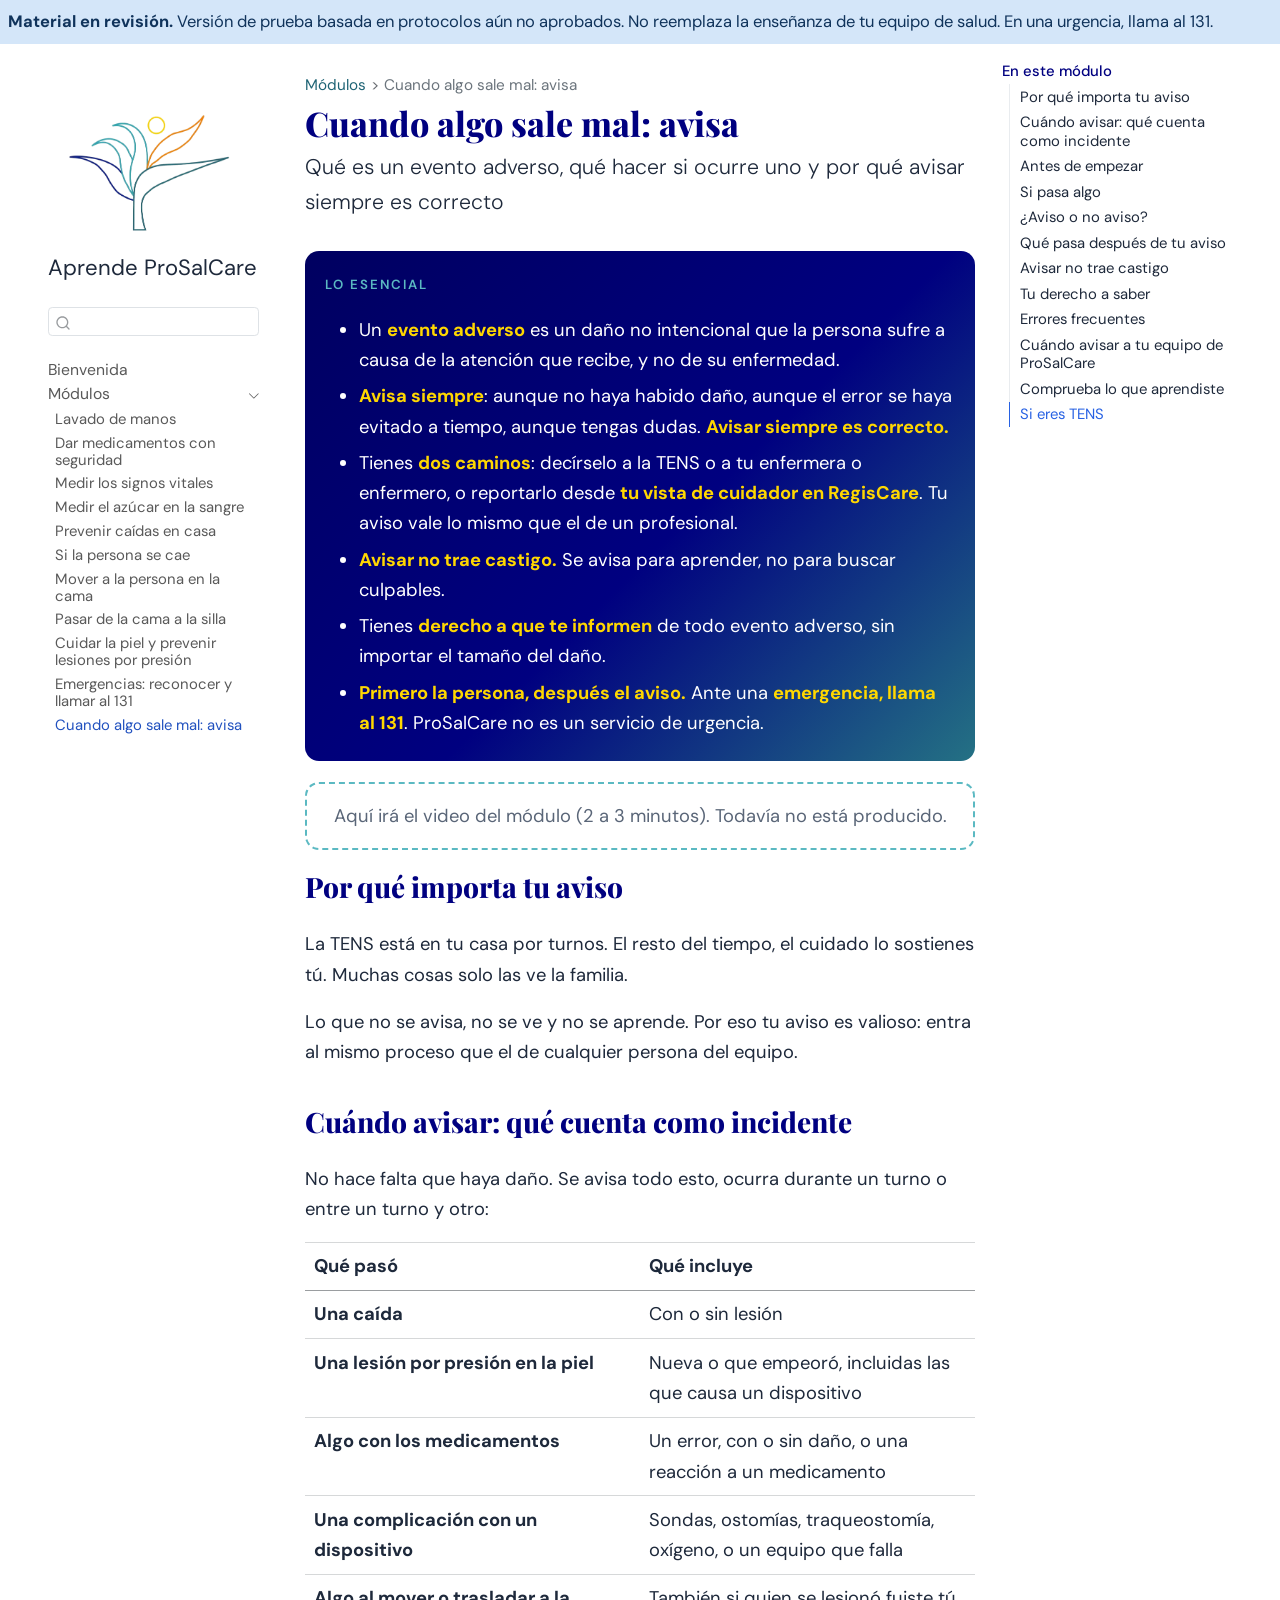
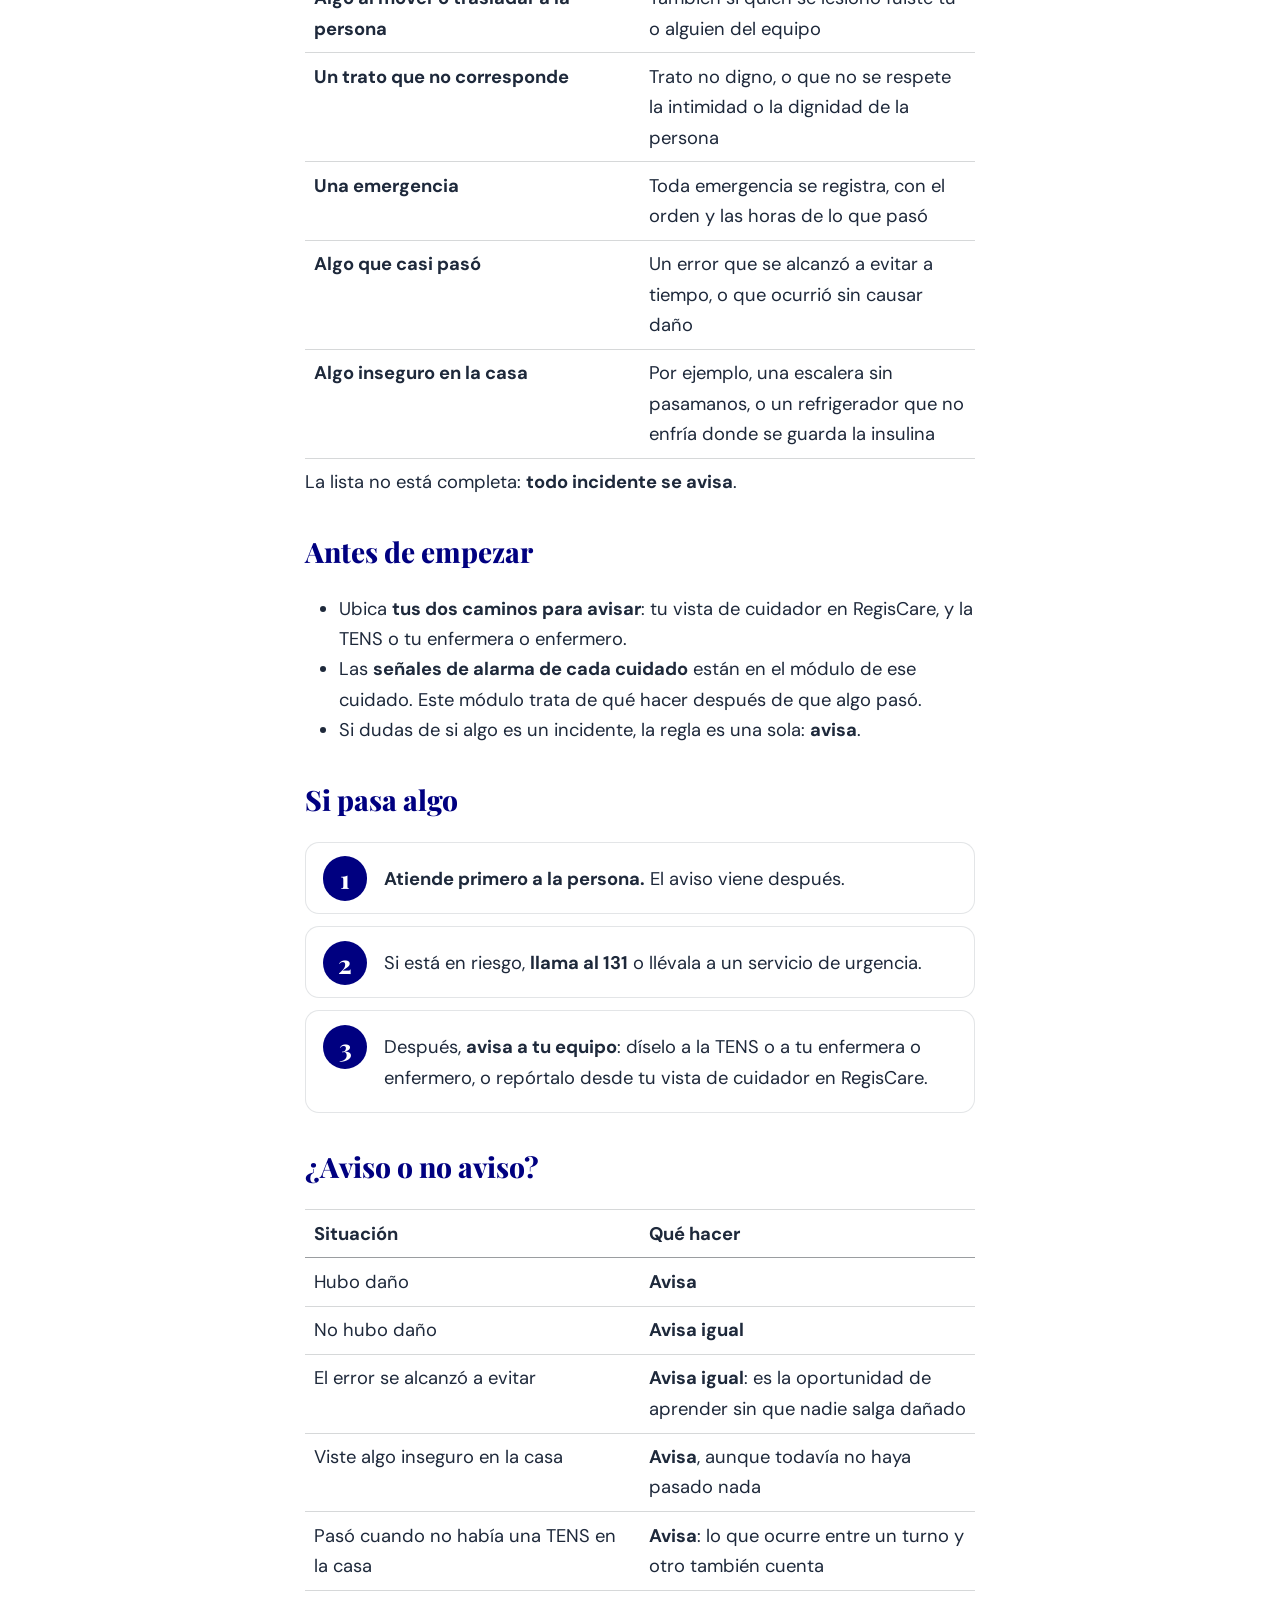
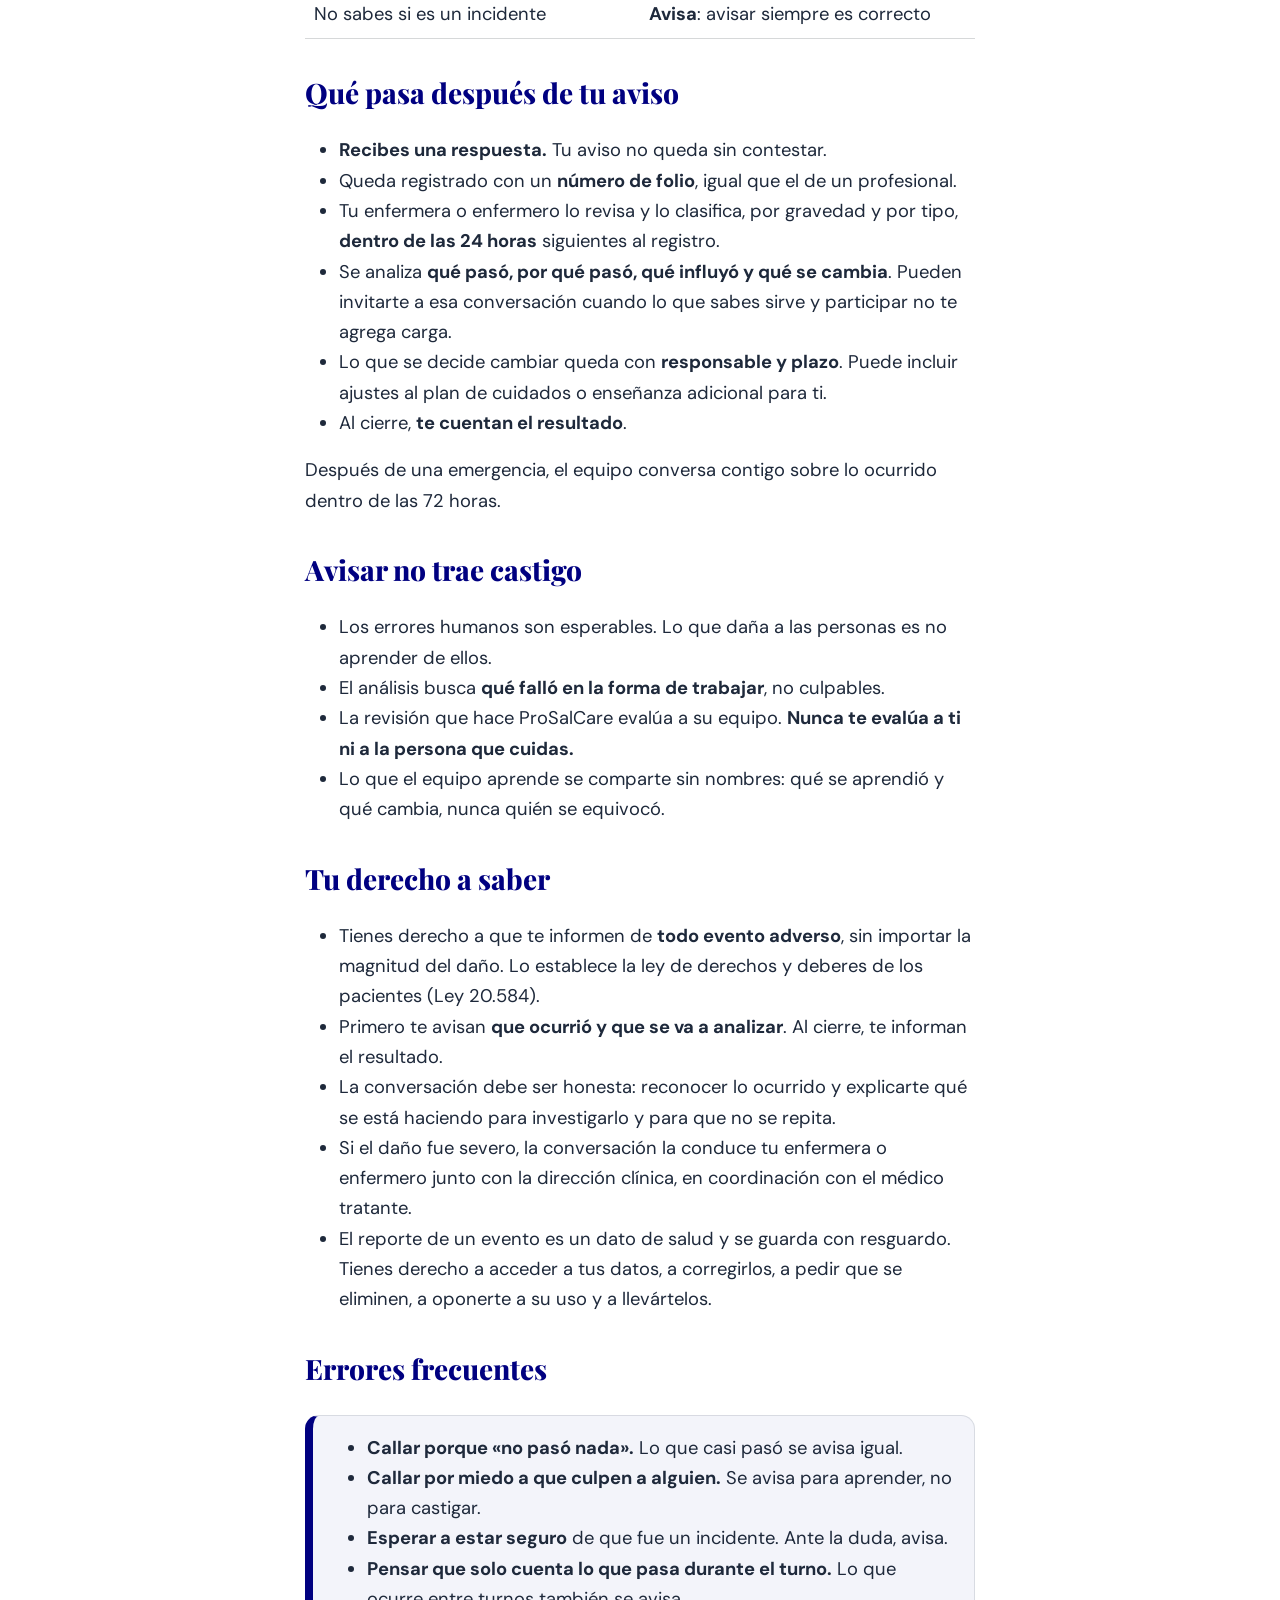
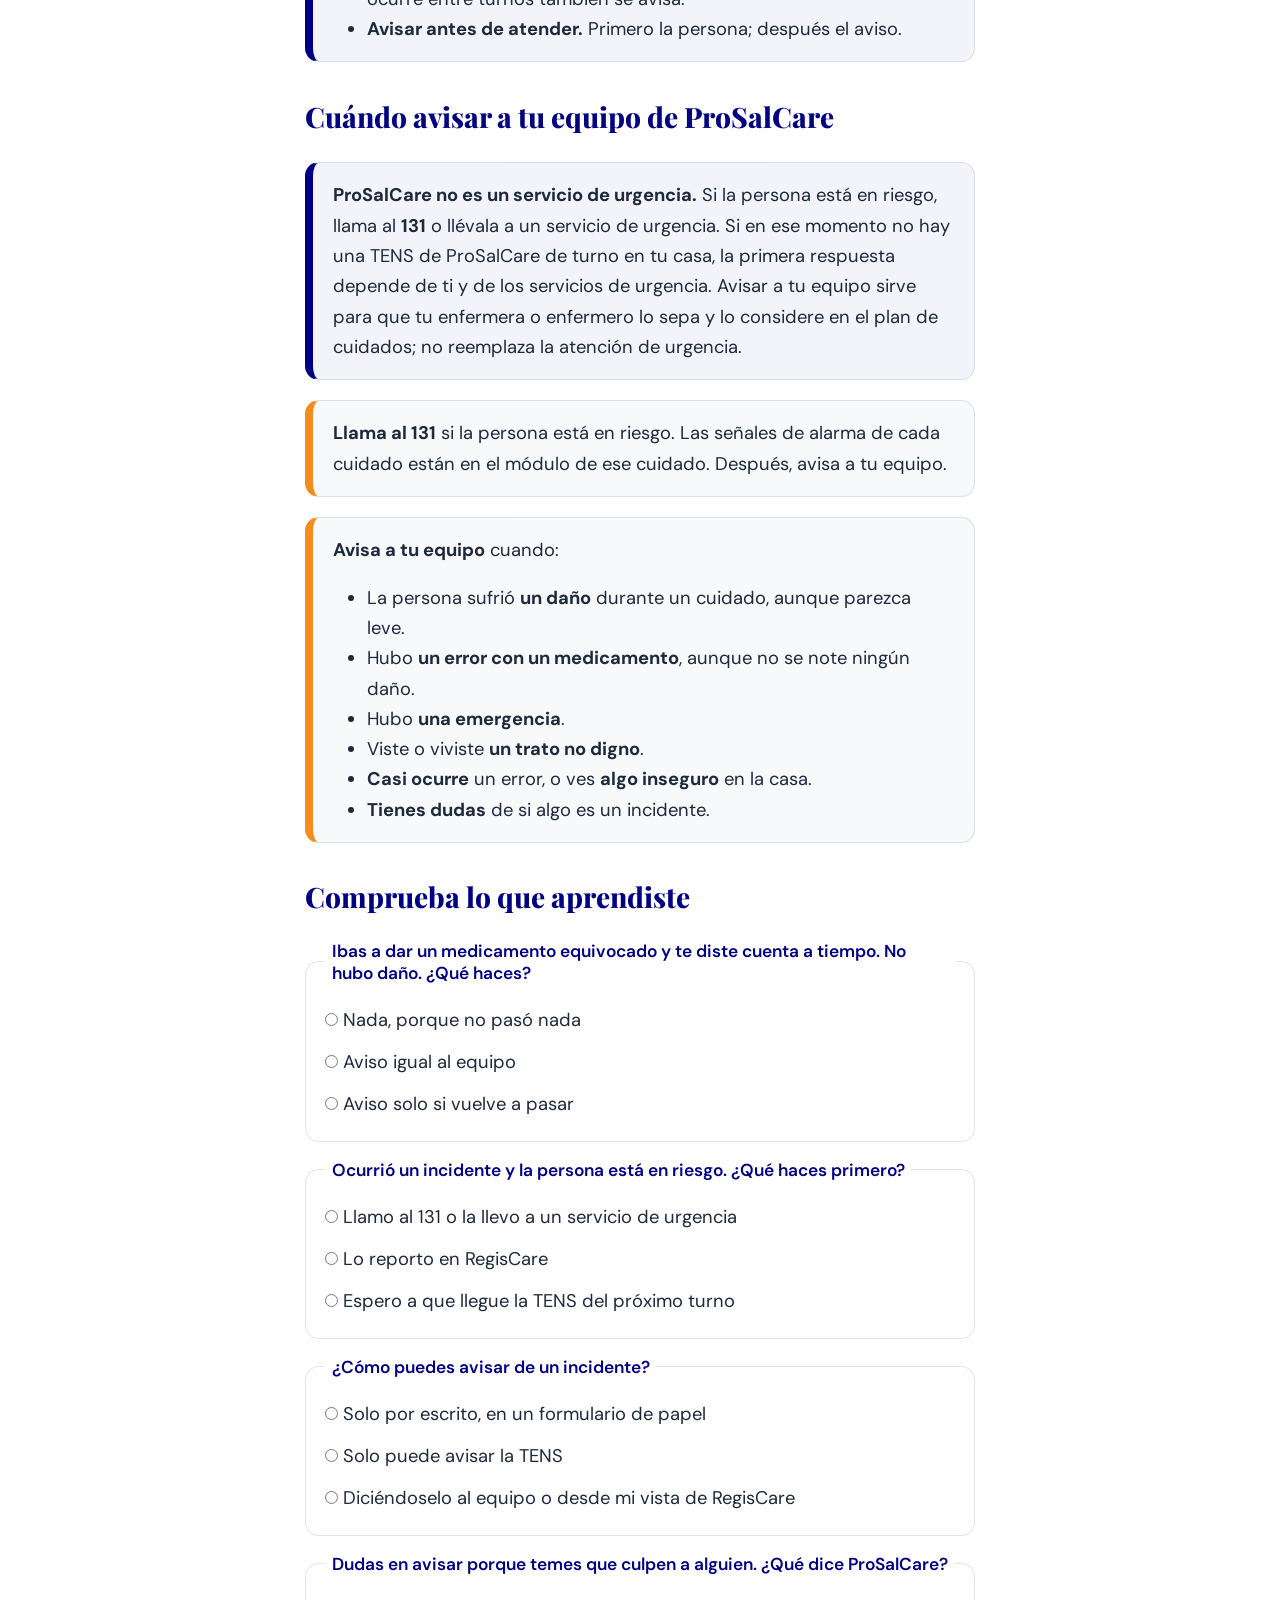
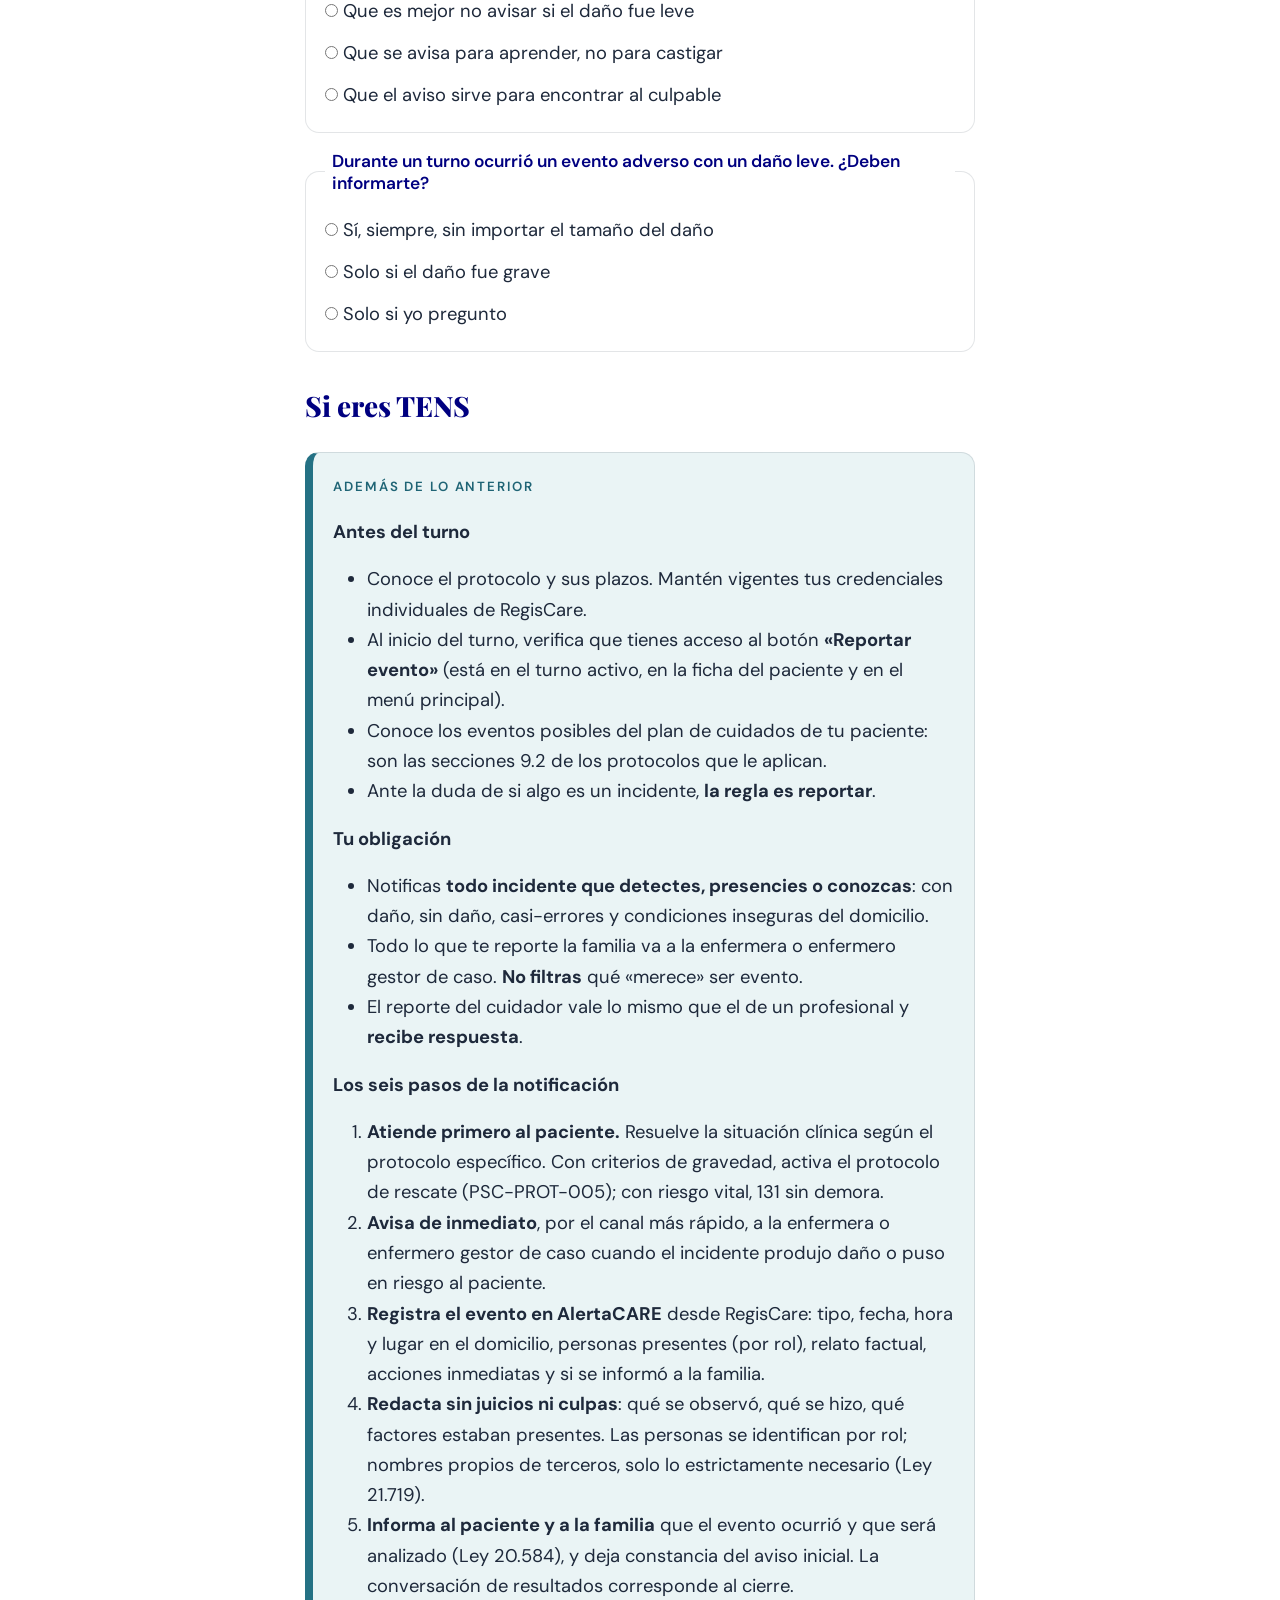
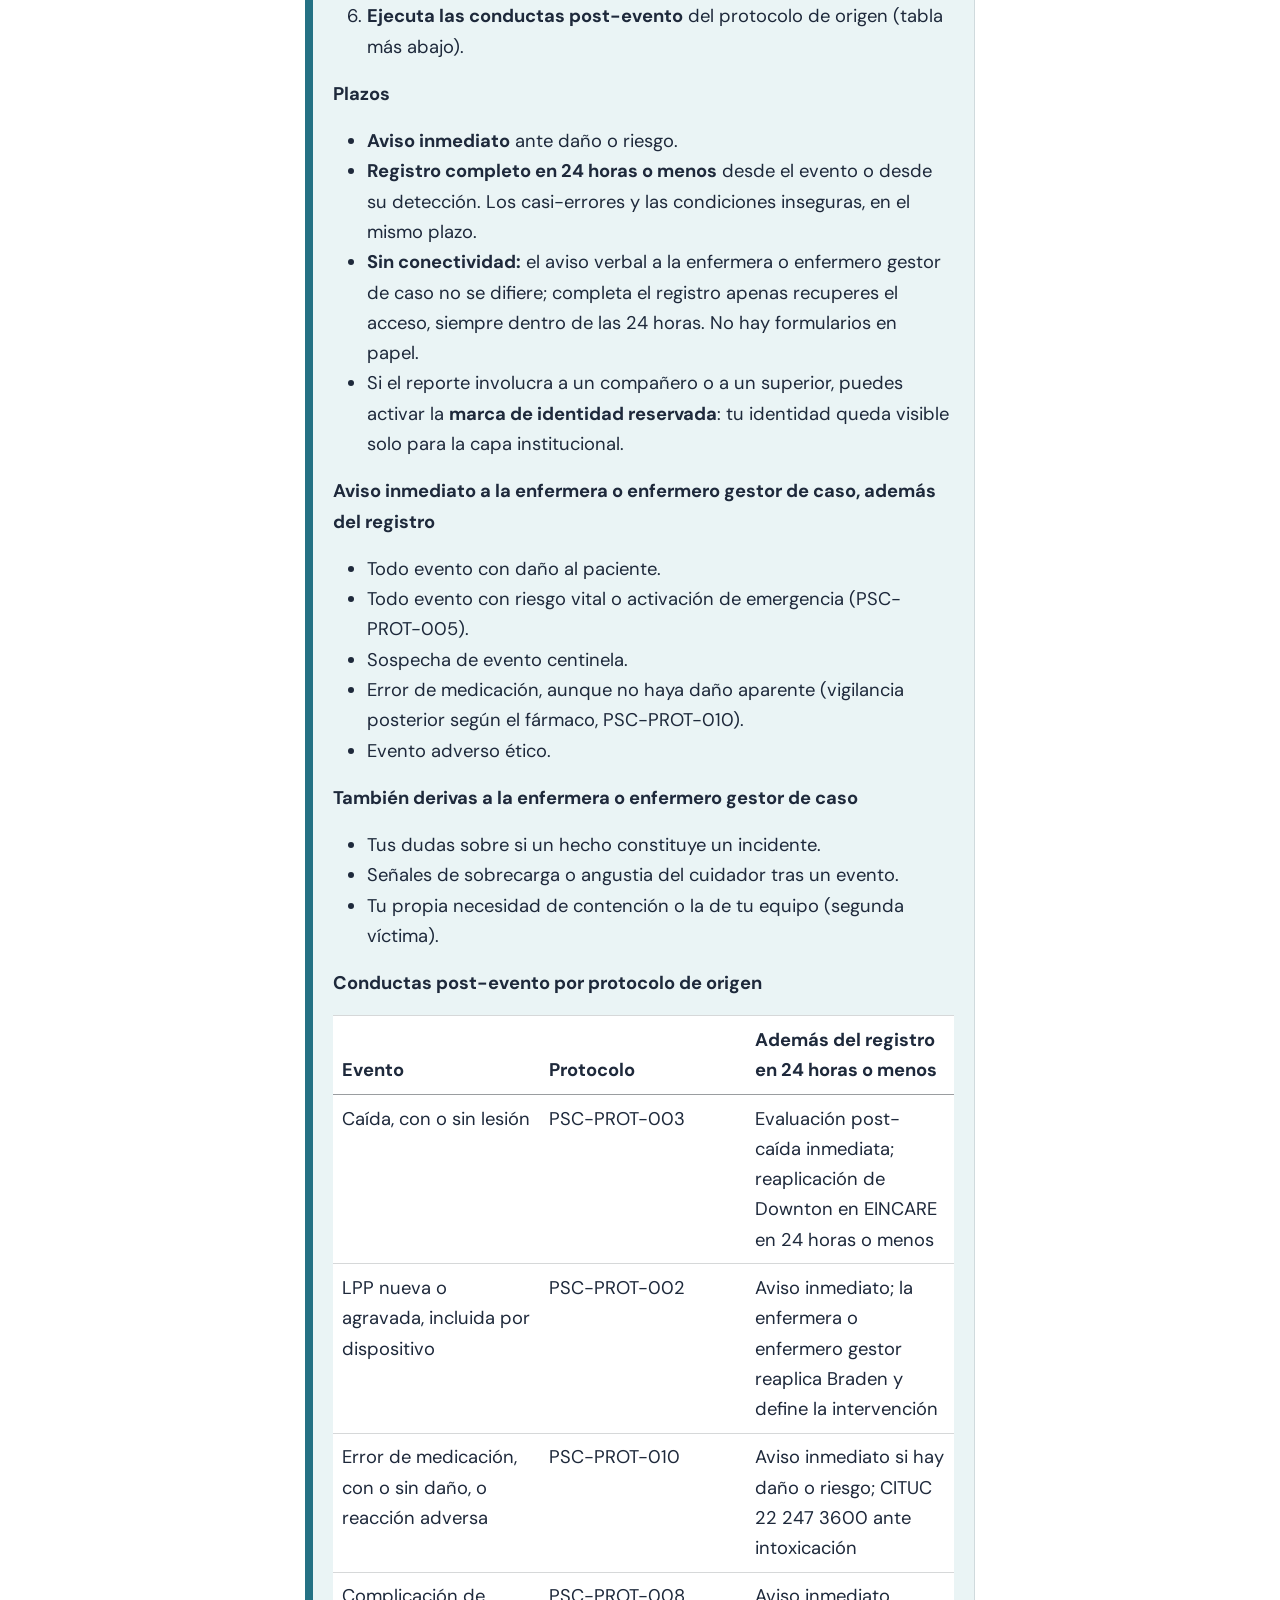
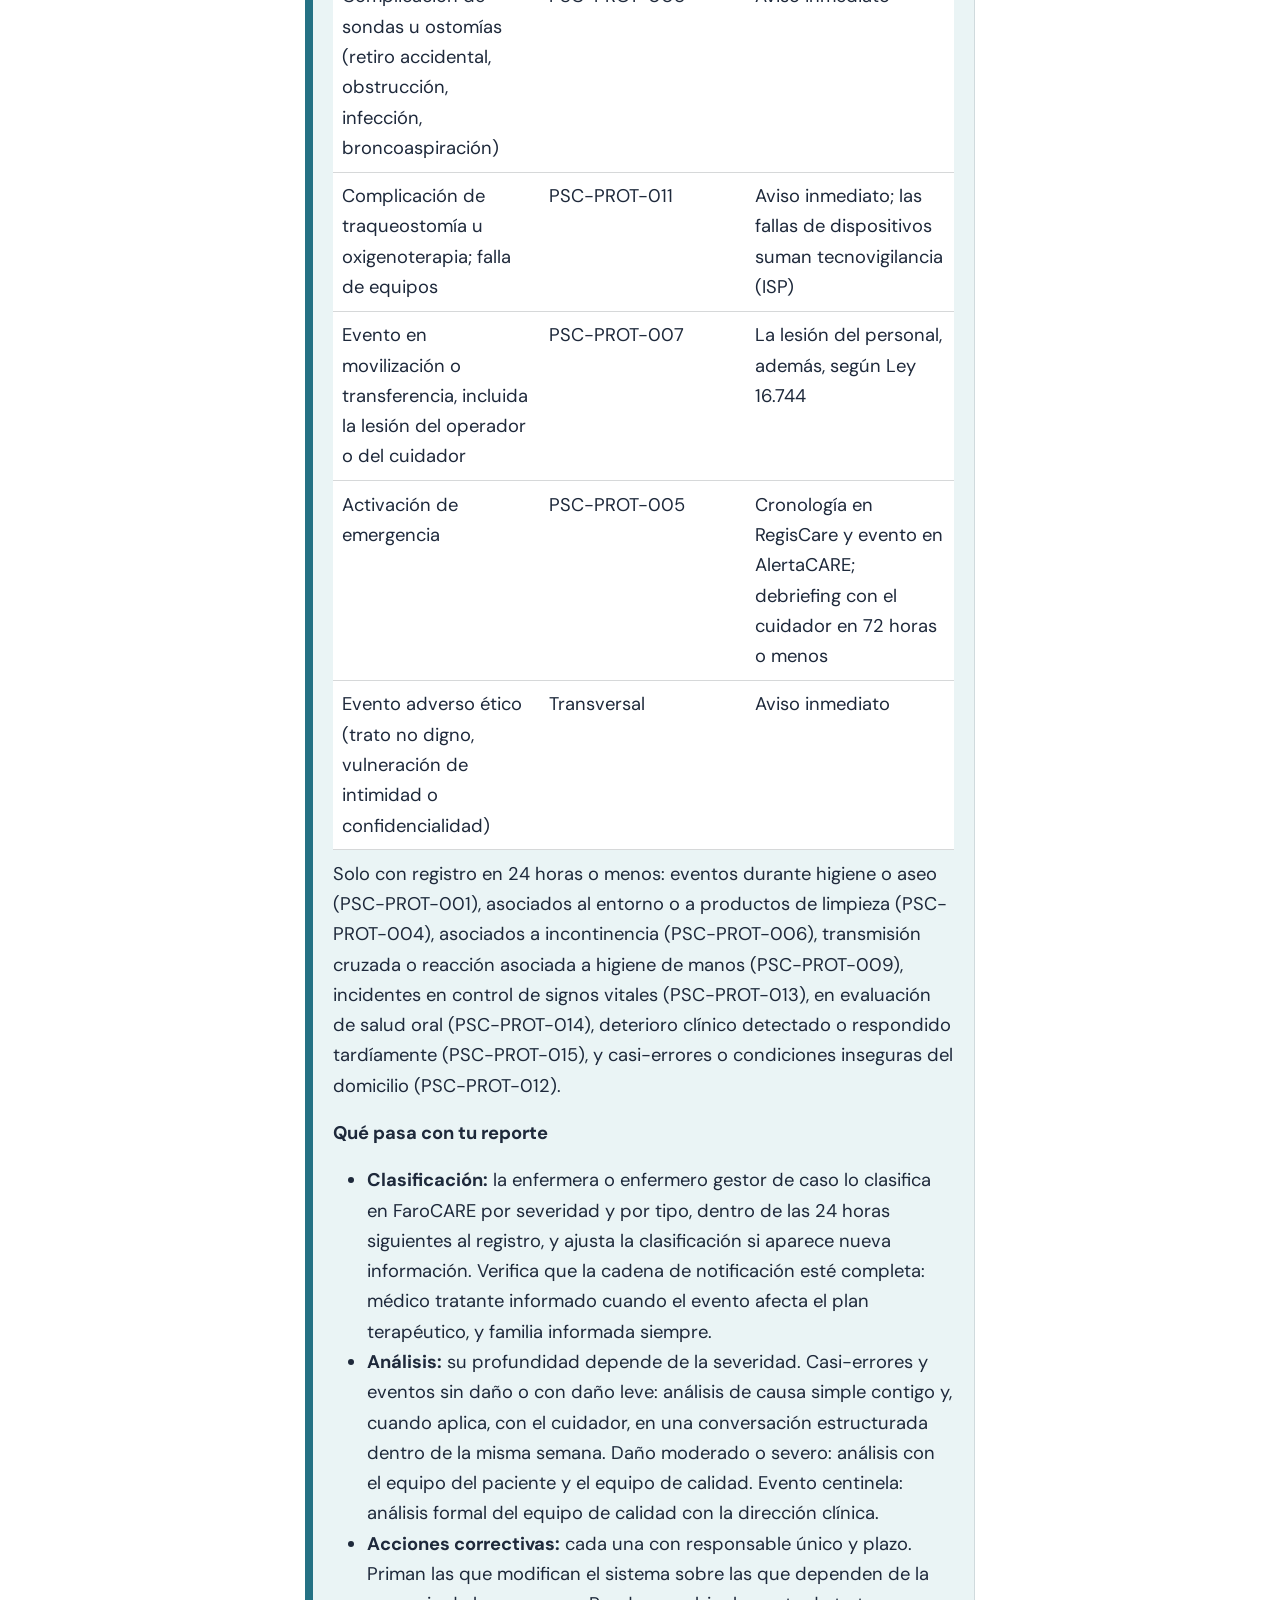
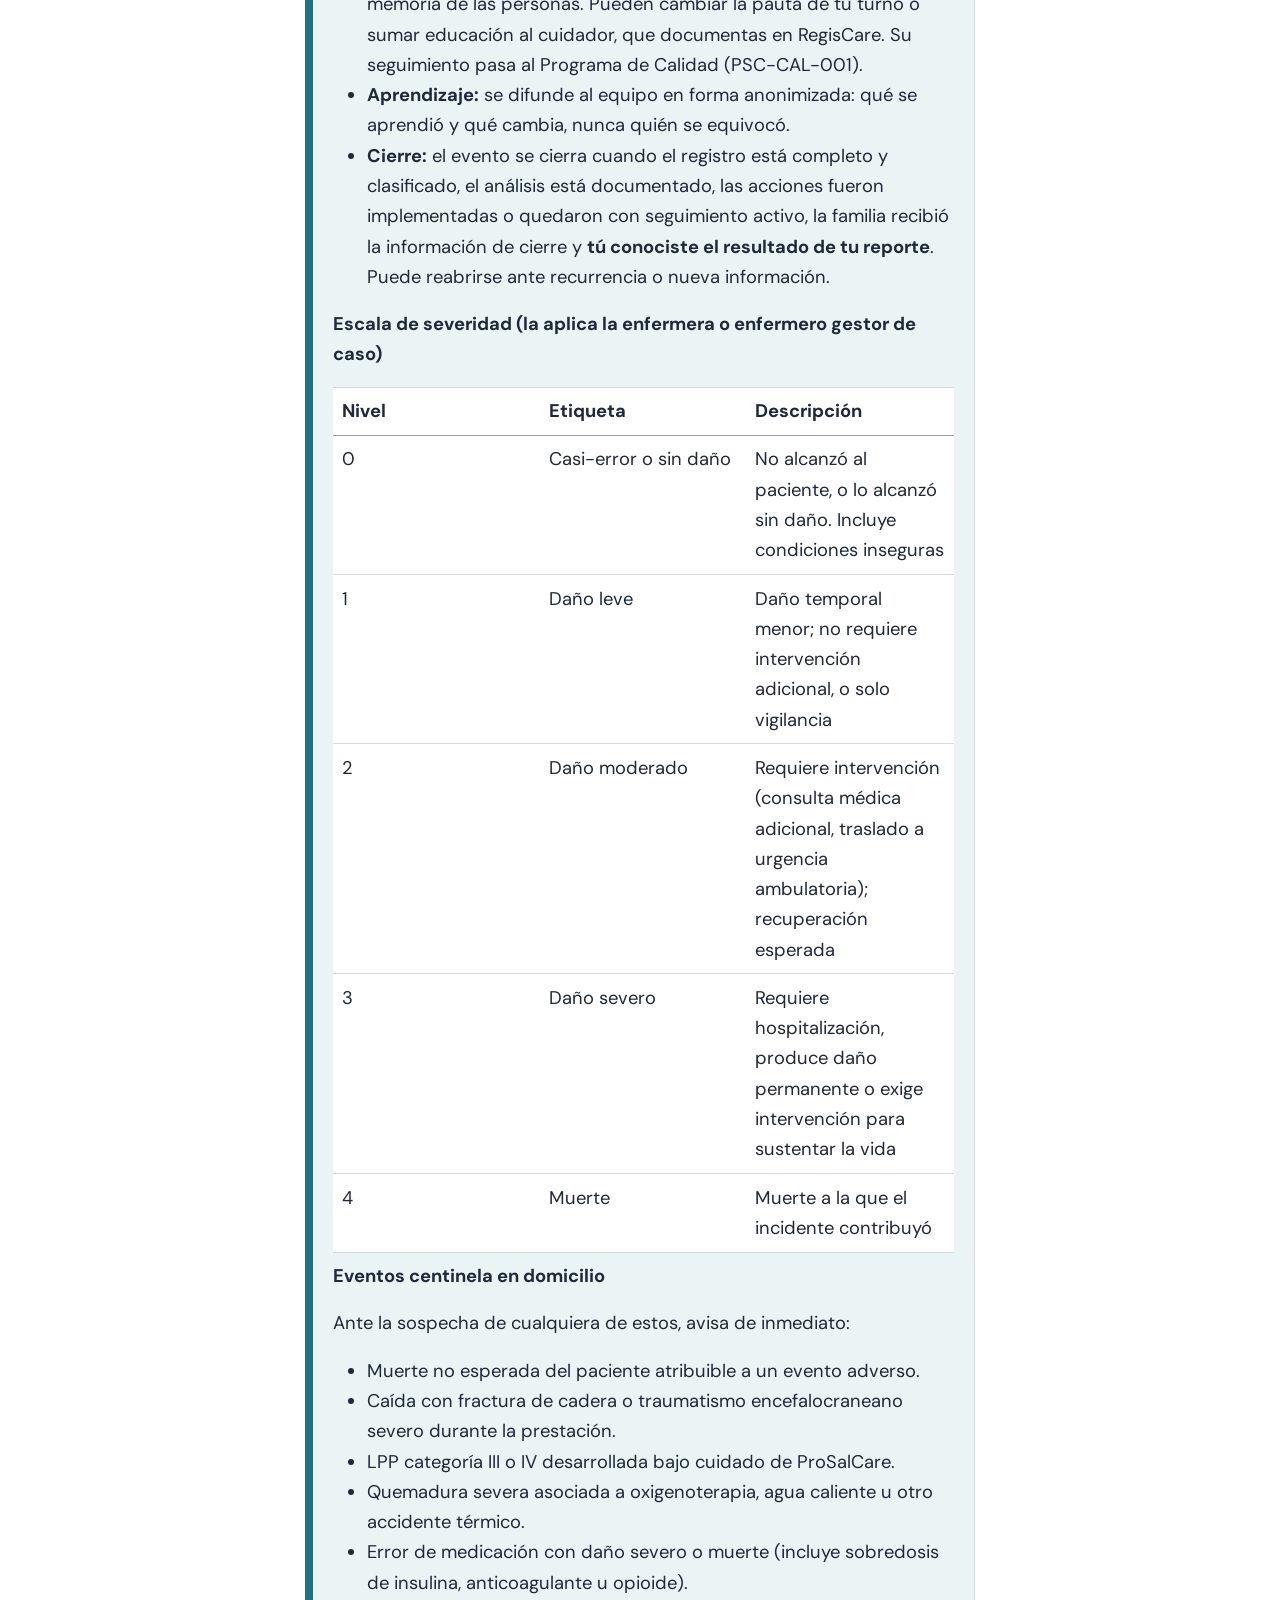
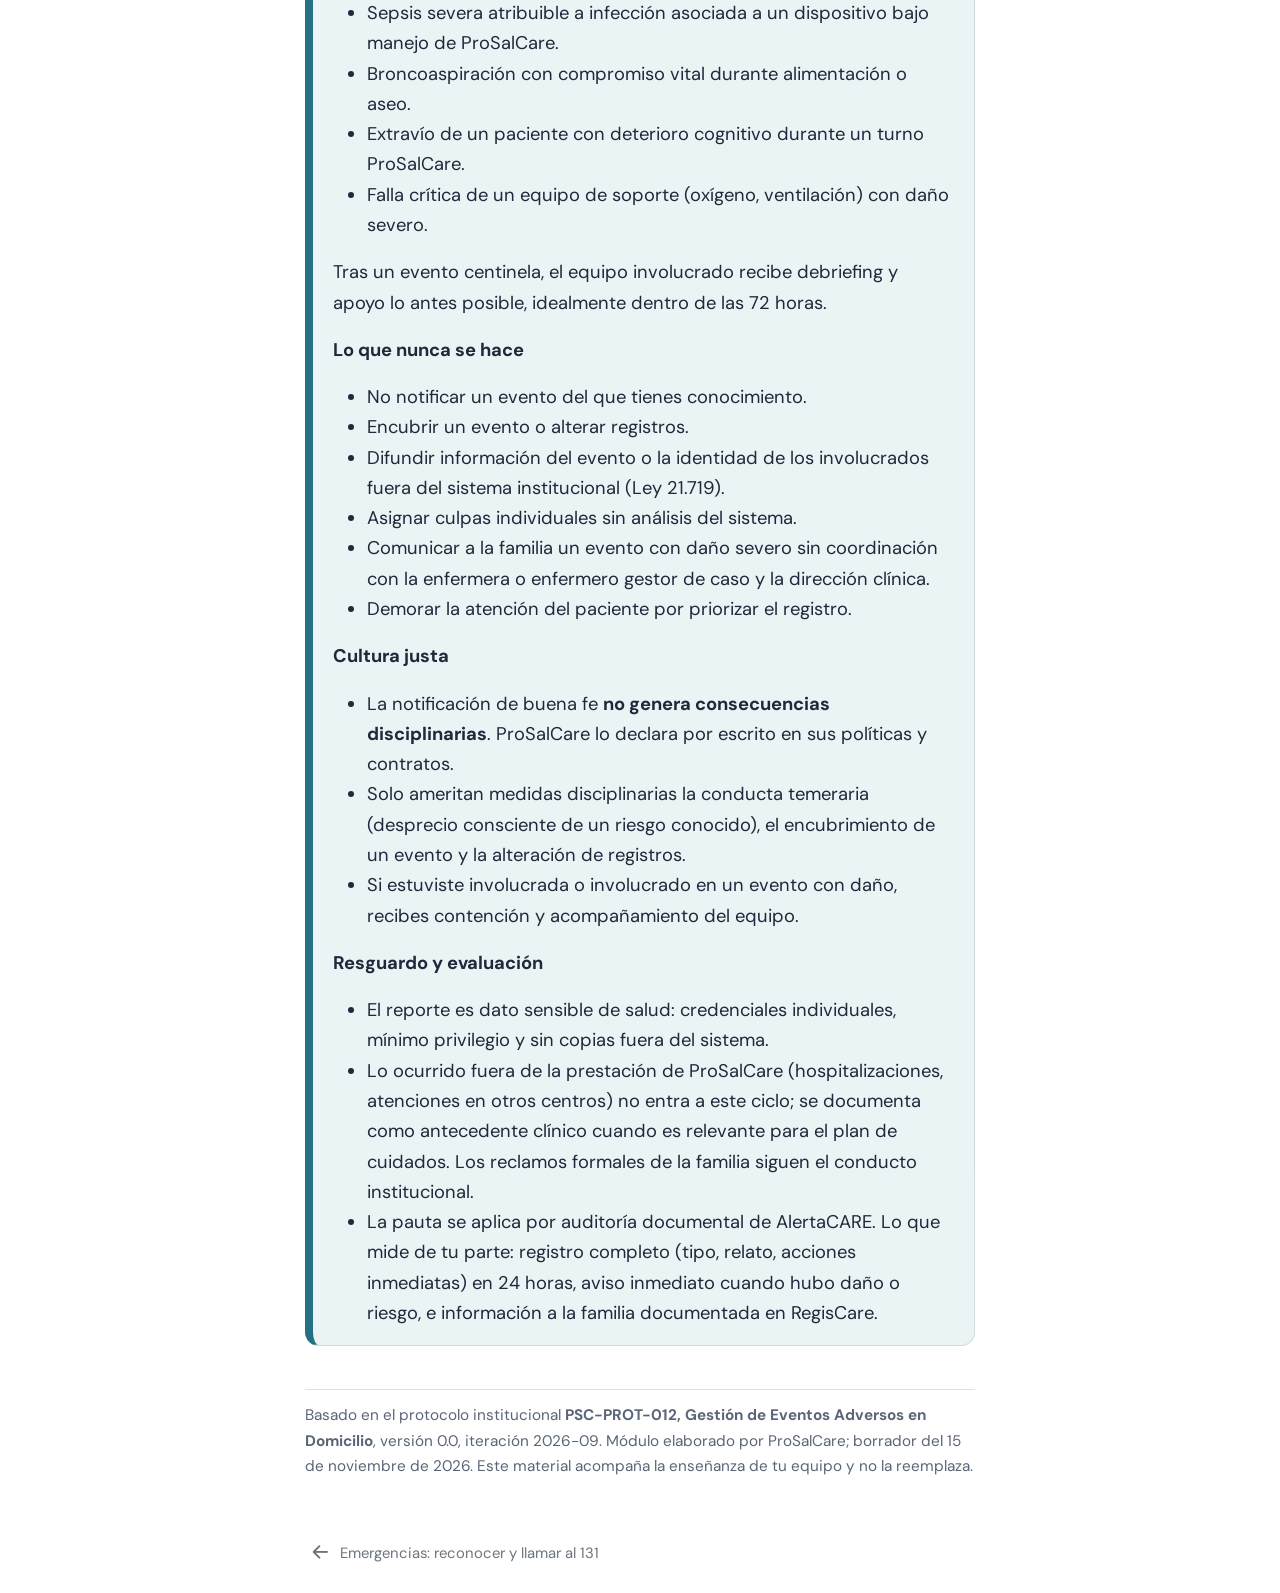
<file: docs/modulos/eventos-adversos.html>
<!DOCTYPE html>
<html xmlns="http://www.w3.org/1999/xhtml" lang="es" xml:lang="es"><head>

<meta charset="utf-8">
<meta name="generator" content="quarto-1.11.9">

<meta name="viewport" content="width=device-width, initial-scale=1.0, user-scalable=yes">


<title>Cuando algo sale mal: avisa – Aprende ProSalCare</title>
<style>
/* Default styles provided by pandoc.
** See https://pandoc.org/MANUAL.html#variables-for-html for config info.
*/
span.smallcaps{font-variant: small-caps;}
div.columns{display: flex; gap: 1.5em;}
div.column{flex: auto;}
@media screen {
div.columns{gap: min(4vw, 1.5em);}
div.column{overflow-x: auto;}
}
div.hanging-indent{margin-left: 1.5em; text-indent: -1.5em;}
ul.task-list{list-style: none;}
ul.task-list li input[type="checkbox"] {
  width: 0.8em;
  margin: 0 0.8em 0.2em -1em; /* quarto-specific, see https://github.com/quarto-dev/quarto-cli/issues/4556 */ 
  vertical-align: middle;
}
</style>


<script src="../site_libs/quarto-nav/quarto-nav.js"></script>
<script src="../site_libs/quarto-nav/headroom.min.js"></script>
<script src="../site_libs/clipboard/clipboard.min.js"></script>
<script src="../site_libs/quarto-search/autocomplete.umd.js"></script>
<script src="../site_libs/quarto-search/fuse.min.js"></script>
<script src="../site_libs/quarto-search/quarto-search.js"></script>
<meta name="quarto:offset" content="../">
<link href="../modulos/emergencia-y-rescate-1.html" rel="prev">
<link href="../assets/logo-icon.png" rel="icon" type="image/png">
<script src="../site_libs/quarto-html/quarto.js" type="module"></script>
<script src="../site_libs/quarto-html/tabsets/tabsets.js" type="module"></script>
<script src="../site_libs/quarto-html/scrollable-regions/scrollable-regions.js" type="module"></script>
<script src="../site_libs/quarto-html/popper.min.js"></script>
<script src="../site_libs/quarto-html/tippy.umd.min.js"></script>
<script src="../site_libs/quarto-html/anchor.min.js"></script>
<link href="../site_libs/quarto-html/tippy.css" rel="stylesheet">
<link href="../site_libs/quarto-html/quarto-syntax-highlighting-63b5708e65d6cd79cd7618c58d0c21e7.css" rel="stylesheet" id="quarto-text-highlighting-styles">
<script src="../site_libs/bootstrap/bootstrap.min.js"></script>
<link href="../site_libs/bootstrap/bootstrap-icons.css" rel="stylesheet">
<link href="../site_libs/bootstrap/bootstrap-01a495efc5497ac6e3f5457e7ed18e65.min.css" rel="stylesheet" append-hash="true" id="quarto-bootstrap" data-mode="light">
<script id="quarto-search-options" type="application/json">{
  "location": "sidebar",
  "copy-button": false,
  "collapse-after": 3,
  "panel-placement": "start",
  "type": "textbox",
  "limit": 50,
  "keyboard-shortcut": [
    "f",
    "/",
    "s"
  ],
  "show-item-context": false,
  "language": {
    "search-no-results-text": "No se han encontrado resultados",
    "search-matching-documents-text": "documentos encontrados",
    "search-copy-link-title": "Copiar el enlace en la búsqueda",
    "search-hide-matches-text": "Ocultar resultados adicionales",
    "search-more-match-text": "resultado adicional en este documento",
    "search-more-matches-text": "resultados adicionales en este documento",
    "search-clear-button-title": "Borrar",
    "search-text-placeholder": "",
    "search-detached-cancel-button-title": "Cancelar",
    "search-submit-button-title": "Enviar",
    "search-label": "Buscar"
  }
}</script>
<meta name="robots" content="noindex, nofollow">
<link rel="preconnect" href="https://fonts.googleapis.com">
<link rel="preconnect" href="https://fonts.gstatic.com" crossorigin="">
<link rel="stylesheet" href="https://fonts.googleapis.com/css2?family=DM+Sans:opsz,wght@9..40,400;9..40,500;9..40,600;9..40,700&amp;family=Playfair+Display:wght@700;800&amp;display=swap">


<link rel="stylesheet" href="../assets/prosalcare.css">
</head>

<body class="nav-sidebar floating quarto-light"><a id="quarto-skip-link" class="visually-hidden-focusable" href="#quarto-document-content">Saltar al contenido principal</a>

<div id="quarto-search-results"></div>
  <header id="quarto-header" class="headroom fixed-top">
  <nav class="quarto-secondary-nav" aria-label="Barra de herramientas">
    <div class="container-fluid d-flex">
      <button type="button" class="quarto-btn-toggle btn" data-bs-toggle="collapse" role="button" data-bs-target=".quarto-sidebar-collapse-item" aria-controls="quarto-sidebar" aria-expanded="false" aria-label="Alternar barra lateral" onclick="if (window.quartoToggleHeadroom) { window.quartoToggleHeadroom(); }">
        <i class="bi bi-layout-text-sidebar-reverse"></i>
      </button>
        <nav class="quarto-page-breadcrumbs" aria-label="Hilo de Ariadna"><ol class="breadcrumb"><li class="breadcrumb-item"><a href="../modulos/higiene-de-manos.html">Módulos</a></li><li class="breadcrumb-item"><a href="../modulos/eventos-adversos.html"><span class="chapter-title">Cuando algo sale mal: avisa</span></a></li></ol></nav>
        <a class="flex-grow-1" data-bs-toggle="collapse" data-bs-target=".quarto-sidebar-collapse-item" onclick="if (window.quartoToggleHeadroom) { window.quartoToggleHeadroom(); }">      
        </a>
      <button type="button" class="btn quarto-search-button" aria-label="Buscar" onclick="window.quartoOpenSearch();">
        <i class="bi bi-search"></i>
      </button>
    </div>
  </nav>
  <div id="quarto-announcement" data-announcement-id="cbdb576a64ece2369ca439e6d341a6ba" class="alert alert-primary hidden"><div class="quarto-announcement-content">
<p><strong>Material en revisión.</strong> Versión de prueba basada en protocolos aún no aprobados. No reemplaza la enseñanza de tu equipo de salud. En una urgencia, llama al 131.</p>
</div></div>
</header>
<!-- content -->
<div id="quarto-content" class="quarto-container page-columns page-rows-contents page-layout-article">
<!-- sidebar -->
  <nav id="quarto-sidebar" class="sidebar collapse collapse-horizontal quarto-sidebar-collapse-item sidebar-navigation floating overflow-auto" aria-label="Sitio web">
    <div class="pt-lg-2 mt-2 text-left sidebar-header sidebar-header-stacked">
      <a href="../index.html" class="sidebar-logo-link">
      <img src="../assets/logo-icon.png" alt="" class="sidebar-logo light-content py-0 d-lg-inline d-none">
      <img src="../assets/logo-icon.png" alt="" class="sidebar-logo dark-content py-0 d-lg-inline d-none">
      </a>
    <div class="sidebar-title mb-0 py-0">
      <a href="../">Aprende ProSalCare</a> 
    </div>
      </div>
        <div class="mt-2 flex-shrink-0 align-items-center">
        <div class="sidebar-search">
        <div id="quarto-search" class="" title="Buscar"></div>
        </div>
        </div>
    <div class="sidebar-menu-container"> 
    <ul class="list-unstyled mt-1">
        <li class="sidebar-item">
  <div class="sidebar-item-container"> 
  <a href="../index.html" class="sidebar-item-text sidebar-link"><span class="chapter-title">Bienvenida</span></a>
  </div>
</li>
        <li class="sidebar-item sidebar-item-section">
      <div class="sidebar-item-container"> 
            <button type="button" class="sidebar-item-text sidebar-item-toggle sidebar-link text-start" data-bs-toggle="collapse" data-bs-target="#quarto-sidebar-section-1" aria-controls="quarto-sidebar-section-1" aria-expanded="true">
 <span class="menu-text" id="quarto-sidebar-section-1-label">Módulos</span><i class="bi bi-chevron-right" aria-hidden="true"></i></button>
      </div>
      <ul id="quarto-sidebar-section-1" aria-labelledby="quarto-sidebar-section-1-label" class="collapse list-unstyled sidebar-section depth1 show">  
          <li class="sidebar-item">
  <div class="sidebar-item-container"> 
  <a href="../modulos/higiene-de-manos.html" class="sidebar-item-text sidebar-link"><span class="chapter-title">Lavado de manos</span></a>
  </div>
</li>
          <li class="sidebar-item">
  <div class="sidebar-item-container"> 
  <a href="../modulos/medicamentos.html" class="sidebar-item-text sidebar-link"><span class="chapter-title">Dar medicamentos con seguridad</span></a>
  </div>
</li>
          <li class="sidebar-item">
  <div class="sidebar-item-container"> 
  <a href="../modulos/signos-vitales-1.html" class="sidebar-item-text sidebar-link"><span class="chapter-title">Medir los signos vitales</span></a>
  </div>
</li>
          <li class="sidebar-item">
  <div class="sidebar-item-container"> 
  <a href="../modulos/signos-vitales-2.html" class="sidebar-item-text sidebar-link"><span class="chapter-title">Medir el azúcar en la sangre</span></a>
  </div>
</li>
          <li class="sidebar-item">
  <div class="sidebar-item-container"> 
  <a href="../modulos/prevencion-de-caidas-1.html" class="sidebar-item-text sidebar-link"><span class="chapter-title">Prevenir caídas en casa</span></a>
  </div>
</li>
          <li class="sidebar-item">
  <div class="sidebar-item-container"> 
  <a href="../modulos/prevencion-de-caidas-2.html" class="sidebar-item-text sidebar-link"><span class="chapter-title">Si la persona se cae</span></a>
  </div>
</li>
          <li class="sidebar-item">
  <div class="sidebar-item-container"> 
  <a href="../modulos/movilizacion-y-transferencia-1.html" class="sidebar-item-text sidebar-link"><span class="chapter-title">Mover a la persona en la cama</span></a>
  </div>
</li>
          <li class="sidebar-item">
  <div class="sidebar-item-container"> 
  <a href="../modulos/movilizacion-y-transferencia-2.html" class="sidebar-item-text sidebar-link"><span class="chapter-title">Pasar de la cama a la silla</span></a>
  </div>
</li>
          <li class="sidebar-item">
  <div class="sidebar-item-container"> 
  <a href="../modulos/cuidado-de-la-piel.html" class="sidebar-item-text sidebar-link"><span class="chapter-title">Cuidar la piel y prevenir lesiones por presión</span></a>
  </div>
</li>
          <li class="sidebar-item">
  <div class="sidebar-item-container"> 
  <a href="../modulos/emergencia-y-rescate-1.html" class="sidebar-item-text sidebar-link"><span class="chapter-title">Emergencias: reconocer y llamar al 131</span></a>
  </div>
</li>
          <li class="sidebar-item">
  <div class="sidebar-item-container"> 
  <a href="../modulos/eventos-adversos.html" class="sidebar-item-text sidebar-link active"><span class="chapter-title">Cuando algo sale mal: avisa</span></a>
  </div>
</li>
      </ul>
  </li>
    </ul>
    </div>
</nav>
<div id="quarto-sidebar-glass" class="quarto-sidebar-collapse-item" data-bs-toggle="collapse" data-bs-target=".quarto-sidebar-collapse-item"></div>
<!-- margin-sidebar -->
    <div id="quarto-margin-sidebar" class="sidebar margin-sidebar">
        <nav id="TOC" role="doc-toc" aria-labelledby="toc-title" class="toc-active">
    <h2 id="toc-title">En este módulo</h2>
   
  <ul class="collapse">
  <li><a href="#por-qué-importa-tu-aviso" id="toc-por-qué-importa-tu-aviso" class="nav-link active" data-scroll-target="#por-qué-importa-tu-aviso">Por qué importa tu aviso</a></li>
  <li><a href="#cuándo-avisar-qué-cuenta-como-incidente" id="toc-cuándo-avisar-qué-cuenta-como-incidente" class="nav-link" data-scroll-target="#cuándo-avisar-qué-cuenta-como-incidente">Cuándo avisar: qué cuenta como incidente</a></li>
  <li><a href="#antes-de-empezar" id="toc-antes-de-empezar" class="nav-link" data-scroll-target="#antes-de-empezar">Antes de empezar</a></li>
  <li><a href="#si-pasa-algo" id="toc-si-pasa-algo" class="nav-link" data-scroll-target="#si-pasa-algo">Si pasa algo</a></li>
  <li><a href="#aviso-o-no-aviso" id="toc-aviso-o-no-aviso" class="nav-link" data-scroll-target="#aviso-o-no-aviso">¿Aviso o no aviso?</a></li>
  <li><a href="#qué-pasa-después-de-tu-aviso" id="toc-qué-pasa-después-de-tu-aviso" class="nav-link" data-scroll-target="#qué-pasa-después-de-tu-aviso">Qué pasa después de tu aviso</a></li>
  <li><a href="#avisar-no-trae-castigo" id="toc-avisar-no-trae-castigo" class="nav-link" data-scroll-target="#avisar-no-trae-castigo">Avisar no trae castigo</a></li>
  <li><a href="#tu-derecho-a-saber" id="toc-tu-derecho-a-saber" class="nav-link" data-scroll-target="#tu-derecho-a-saber">Tu derecho a saber</a></li>
  <li><a href="#errores-frecuentes" id="toc-errores-frecuentes" class="nav-link" data-scroll-target="#errores-frecuentes">Errores frecuentes</a></li>
  <li><a href="#cuándo-avisar-a-tu-equipo-de-prosalcare" id="toc-cuándo-avisar-a-tu-equipo-de-prosalcare" class="nav-link" data-scroll-target="#cuándo-avisar-a-tu-equipo-de-prosalcare">Cuándo avisar a tu equipo de ProSalCare</a></li>
  <li><a href="#comprueba-lo-que-aprendiste" id="toc-comprueba-lo-que-aprendiste" class="nav-link" data-scroll-target="#comprueba-lo-que-aprendiste">Comprueba lo que aprendiste</a></li>
  <li><a href="#si-eres-tens" id="toc-si-eres-tens" class="nav-link" data-scroll-target="#si-eres-tens">Si eres TENS</a></li>
  </ul>
</nav>
    </div>
<!-- main -->
<main class="content" id="quarto-document-content" tabindex="-1">

<header id="title-block-header" class="quarto-title-block default"><nav class="quarto-page-breadcrumbs quarto-title-breadcrumbs d-none d-lg-block" aria-label="Hilo de Ariadna"><ol class="breadcrumb"><li class="breadcrumb-item"><a href="../modulos/higiene-de-manos.html">Módulos</a></li><li class="breadcrumb-item"><a href="../modulos/eventos-adversos.html"><span class="chapter-title">Cuando algo sale mal: avisa</span></a></li></ol></nav>
<div class="quarto-title">
<h1 class="title"><span class="chapter-title">Cuando algo sale mal: avisa</span></h1>
<p class="subtitle lead">Qué es un evento adverso, qué hacer si ocurre uno y por qué avisar siempre es correcto</p>
</div>



<div class="quarto-title-meta">

    
  
    
  </div>
  


</header>


<div class="box esencial">
<p><span class="etiqueta">Lo esencial</span></p>
<ul>
<li>Un <strong>evento adverso</strong> es un daño no intencional que la persona sufre a causa de la atención que recibe, y no de su enfermedad.</li>
<li><strong>Avisa siempre</strong>: aunque no haya habido daño, aunque el error se haya evitado a tiempo, aunque tengas dudas. <strong>Avisar siempre es correcto.</strong></li>
<li>Tienes <strong>dos caminos</strong>: decírselo a la TENS o a tu enfermera o enfermero, o reportarlo desde <strong>tu vista de cuidador en RegisCare</strong>. Tu aviso vale lo mismo que el de un profesional.</li>
<li><strong>Avisar no trae castigo.</strong> Se avisa para aprender, no para buscar culpables.</li>
<li>Tienes <strong>derecho a que te informen</strong> de todo evento adverso, sin importar el tamaño del daño.</li>
<li><strong>Primero la persona, después el aviso.</strong> Ante una <strong>emergencia, llama al 131</strong>. ProSalCare no es un servicio de urgencia.</li>
</ul>
</div>
<div class="box pendiente">
<p>Aquí irá el video del módulo (2 a 3 minutos). Todavía no está producido.</p>
</div>
<section id="por-qué-importa-tu-aviso" class="level2">
<h2 class="anchored" data-anchor-id="por-qué-importa-tu-aviso">Por qué importa tu aviso</h2>
<p>La TENS está en tu casa por turnos. El resto del tiempo, el cuidado lo sostienes tú. Muchas cosas solo las ve la familia.</p>
<p>Lo que no se avisa, no se ve y no se aprende. Por eso tu aviso es valioso: entra al mismo proceso que el de cualquier persona del equipo.</p>
</section>
<section id="cuándo-avisar-qué-cuenta-como-incidente" class="level2">
<h2 class="anchored" data-anchor-id="cuándo-avisar-qué-cuenta-como-incidente">Cuándo avisar: qué cuenta como incidente</h2>
<p>No hace falta que haya daño. Se avisa todo esto, ocurra durante un turno o entre un turno y otro:</p>
<table class="caption-top table">
<colgroup>
<col style="width: 50%">
<col style="width: 50%">
</colgroup>
<thead>
<tr class="header">
<th>Qué pasó</th>
<th>Qué incluye</th>
</tr>
</thead>
<tbody>
<tr class="odd">
<td><strong>Una caída</strong></td>
<td>Con o sin lesión</td>
</tr>
<tr class="even">
<td><strong>Una lesión por presión en la piel</strong></td>
<td>Nueva o que empeoró, incluidas las que causa un dispositivo</td>
</tr>
<tr class="odd">
<td><strong>Algo con los medicamentos</strong></td>
<td>Un error, con o sin daño, o una reacción a un medicamento</td>
</tr>
<tr class="even">
<td><strong>Una complicación con un dispositivo</strong></td>
<td>Sondas, ostomías, traqueostomía, oxígeno, o un equipo que falla</td>
</tr>
<tr class="odd">
<td><strong>Algo al mover o trasladar a la persona</strong></td>
<td>También si quien se lesionó fuiste tú o alguien del equipo</td>
</tr>
<tr class="even">
<td><strong>Un trato que no corresponde</strong></td>
<td>Trato no digno, o que no se respete la intimidad o la dignidad de la persona</td>
</tr>
<tr class="odd">
<td><strong>Una emergencia</strong></td>
<td>Toda emergencia se registra, con el orden y las horas de lo que pasó</td>
</tr>
<tr class="even">
<td><strong>Algo que casi pasó</strong></td>
<td>Un error que se alcanzó a evitar a tiempo, o que ocurrió sin causar daño</td>
</tr>
<tr class="odd">
<td><strong>Algo inseguro en la casa</strong></td>
<td>Por ejemplo, una escalera sin pasamanos, o un refrigerador que no enfría donde se guarda la insulina</td>
</tr>
</tbody>
</table>
<p>La lista no está completa: <strong>todo incidente se avisa</strong>.</p>
</section>
<section id="antes-de-empezar" class="level2">
<h2 class="anchored" data-anchor-id="antes-de-empezar">Antes de empezar</h2>
<ul>
<li>Ubica <strong>tus dos caminos para avisar</strong>: tu vista de cuidador en RegisCare, y la TENS o tu enfermera o enfermero.</li>
<li>Las <strong>señales de alarma de cada cuidado</strong> están en el módulo de ese cuidado. Este módulo trata de qué hacer después de que algo pasó.</li>
<li>Si dudas de si algo es un incidente, la regla es una sola: <strong>avisa</strong>.</li>
</ul>
</section>
<section id="si-pasa-algo" class="level2">
<h2 class="anchored" data-anchor-id="si-pasa-algo">Si pasa algo</h2>
<ol class="pasos">
<li>
<span class="paso-txt"><strong>Atiende primero a la persona.</strong> El aviso viene después.</span>
</li>
<li>
<span class="paso-txt">Si está en riesgo, <strong>llama al 131</strong> o llévala a un servicio de urgencia.</span>
</li>
<li>
<span class="paso-txt">Después, <strong>avisa a tu equipo</strong>: díselo a la TENS o a tu enfermera o enfermero, o repórtalo desde tu vista de cuidador en RegisCare.</span>
</li>
</ol>
</section>
<section id="aviso-o-no-aviso" class="level2">
<h2 class="anchored" data-anchor-id="aviso-o-no-aviso">¿Aviso o no aviso?</h2>
<table class="caption-top table">
<colgroup>
<col style="width: 50%">
<col style="width: 50%">
</colgroup>
<thead>
<tr class="header">
<th>Situación</th>
<th>Qué hacer</th>
</tr>
</thead>
<tbody>
<tr class="odd">
<td>Hubo daño</td>
<td><strong>Avisa</strong></td>
</tr>
<tr class="even">
<td>No hubo daño</td>
<td><strong>Avisa igual</strong></td>
</tr>
<tr class="odd">
<td>El error se alcanzó a evitar</td>
<td><strong>Avisa igual</strong>: es la oportunidad de aprender sin que nadie salga dañado</td>
</tr>
<tr class="even">
<td>Viste algo inseguro en la casa</td>
<td><strong>Avisa</strong>, aunque todavía no haya pasado nada</td>
</tr>
<tr class="odd">
<td>Pasó cuando no había una TENS en la casa</td>
<td><strong>Avisa</strong>: lo que ocurre entre un turno y otro también cuenta</td>
</tr>
<tr class="even">
<td>No sabes si es un incidente</td>
<td><strong>Avisa</strong>: avisar siempre es correcto</td>
</tr>
</tbody>
</table>
</section>
<section id="qué-pasa-después-de-tu-aviso" class="level2">
<h2 class="anchored" data-anchor-id="qué-pasa-después-de-tu-aviso">Qué pasa después de tu aviso</h2>
<ul>
<li><strong>Recibes una respuesta.</strong> Tu aviso no queda sin contestar.</li>
<li>Queda registrado con un <strong>número de folio</strong>, igual que el de un profesional.</li>
<li>Tu enfermera o enfermero lo revisa y lo clasifica, por gravedad y por tipo, <strong>dentro de las 24 horas</strong> siguientes al registro.</li>
<li>Se analiza <strong>qué pasó, por qué pasó, qué influyó y qué se cambia</strong>. Pueden invitarte a esa conversación cuando lo que sabes sirve y participar no te agrega carga.</li>
<li>Lo que se decide cambiar queda con <strong>responsable y plazo</strong>. Puede incluir ajustes al plan de cuidados o enseñanza adicional para ti.</li>
<li>Al cierre, <strong>te cuentan el resultado</strong>.</li>
</ul>
<p>Después de una emergencia, el equipo conversa contigo sobre lo ocurrido dentro de las 72 horas.</p>
</section>
<section id="avisar-no-trae-castigo" class="level2">
<h2 class="anchored" data-anchor-id="avisar-no-trae-castigo">Avisar no trae castigo</h2>
<ul>
<li>Los errores humanos son esperables. Lo que daña a las personas es no aprender de ellos.</li>
<li>El análisis busca <strong>qué falló en la forma de trabajar</strong>, no culpables.</li>
<li>La revisión que hace ProSalCare evalúa a su equipo. <strong>Nunca te evalúa a ti ni a la persona que cuidas.</strong></li>
<li>Lo que el equipo aprende se comparte sin nombres: qué se aprendió y qué cambia, nunca quién se equivocó.</li>
</ul>
</section>
<section id="tu-derecho-a-saber" class="level2">
<h2 class="anchored" data-anchor-id="tu-derecho-a-saber">Tu derecho a saber</h2>
<ul>
<li>Tienes derecho a que te informen de <strong>todo evento adverso</strong>, sin importar la magnitud del daño. Lo establece la ley de derechos y deberes de los pacientes (Ley 20.584).</li>
<li>Primero te avisan <strong>que ocurrió y que se va a analizar</strong>. Al cierre, te informan el resultado.</li>
<li>La conversación debe ser honesta: reconocer lo ocurrido y explicarte qué se está haciendo para investigarlo y para que no se repita.</li>
<li>Si el daño fue severo, la conversación la conduce tu enfermera o enfermero junto con la dirección clínica, en coordinación con el médico tratante.</li>
<li>El reporte de un evento es un dato de salud y se guarda con resguardo. Tienes derecho a acceder a tus datos, a corregirlos, a pedir que se eliminen, a oponerte a su uso y a llevártelos.</li>
</ul>
</section>
<section id="errores-frecuentes" class="level2">
<h2 class="anchored" data-anchor-id="errores-frecuentes">Errores frecuentes</h2>
<div class="box nunca">
<ul>
<li><strong>Callar porque «no pasó nada».</strong> Lo que casi pasó se avisa igual.</li>
<li><strong>Callar por miedo a que culpen a alguien.</strong> Se avisa para aprender, no para castigar.</li>
<li><strong>Esperar a estar seguro</strong> de que fue un incidente. Ante la duda, avisa.</li>
<li><strong>Pensar que solo cuenta lo que pasa durante el turno.</strong> Lo que ocurre entre turnos también se avisa.</li>
<li><strong>Avisar antes de atender.</strong> Primero la persona; después el aviso.</li>
</ul>
</div>
</section>
<section id="cuándo-avisar-a-tu-equipo-de-prosalcare" class="level2">
<h2 class="anchored" data-anchor-id="cuándo-avisar-a-tu-equipo-de-prosalcare">Cuándo avisar a tu equipo de ProSalCare</h2>
<div class="box nunca">
<p><strong>ProSalCare no es un servicio de urgencia.</strong> Si la persona está en riesgo, llama al <strong>131</strong> o llévala a un servicio de urgencia. Si en ese momento no hay una TENS de ProSalCare de turno en tu casa, la primera respuesta depende de ti y de los servicios de urgencia. Avisar a tu equipo sirve para que tu enfermera o enfermero lo sepa y lo considere en el plan de cuidados; no reemplaza la atención de urgencia.</p>
</div>
<div class="box avisar">
<p><strong>Llama al 131</strong> si la persona está en riesgo. Las señales de alarma de cada cuidado están en el módulo de ese cuidado. Después, avisa a tu equipo.</p>
</div>
<div class="box avisar">
<p><strong>Avisa a tu equipo</strong> cuando:</p>
<ul>
<li>La persona sufrió <strong>un daño</strong> durante un cuidado, aunque parezca leve.</li>
<li>Hubo <strong>un error con un medicamento</strong>, aunque no se note ningún daño.</li>
<li>Hubo <strong>una emergencia</strong>.</li>
<li>Viste o viviste <strong>un trato no digno</strong>.</li>
<li><strong>Casi ocurre</strong> un error, o ves <strong>algo inseguro</strong> en la casa.</li>
<li><strong>Tienes dudas</strong> de si algo es un incidente.</li>
</ul>
</div>
</section>
<section id="comprueba-lo-que-aprendiste" class="level2">
<h2 class="anchored" data-anchor-id="comprueba-lo-que-aprendiste">Comprueba lo que aprendiste</h2>
<div class="quiz">
<fieldset data-ok="1" data-por="Lo que casi pasó se avisa igual: es la oportunidad de aprender sin que nadie salga dañado.">
<legend>Ibas a dar un medicamento equivocado y te diste cuenta a tiempo. No hubo daño. ¿Qué haces?</legend> <label><input type="radio"> Nada, porque no pasó nada</label> <label><input type="radio"> Aviso igual al equipo</label> <label><input type="radio"> Aviso solo si vuelve a pasar</label>
</fieldset>
<fieldset data-ok="0" data-por="Primero la persona: si está en riesgo, 131 o servicio de urgencia. El aviso al equipo va después y no reemplaza la atención de urgencia.">
<legend>Ocurrió un incidente y la persona está en riesgo. ¿Qué haces primero?</legend> <label><input type="radio"> Llamo al 131 o la llevo a un servicio de urgencia</label> <label><input type="radio"> Lo reporto en RegisCare</label> <label><input type="radio"> Espero a que llegue la TENS del próximo turno</label>
</fieldset>
<fieldset data-ok="2" data-por="Tienes dos caminos: decírselo a la TENS o a tu enfermera o enfermero, o reportarlo desde tu vista de cuidador en RegisCare.">
<legend>¿Cómo puedes avisar de un incidente?</legend> <label><input type="radio"> Solo por escrito, en un formulario de papel</label> <label><input type="radio"> Solo puede avisar la TENS</label> <label><input type="radio"> Diciéndoselo al equipo o desde mi vista de RegisCare</label>
</fieldset>
<fieldset data-ok="1" data-por="Se avisa para aprender, no para castigar. El análisis busca qué falló en la forma de trabajar, no culpables.">
<legend>Dudas en avisar porque temes que culpen a alguien. ¿Qué dice ProSalCare?</legend> <label><input type="radio"> Que es mejor no avisar si el daño fue leve</label> <label><input type="radio"> Que se avisa para aprender, no para castigar</label> <label><input type="radio"> Que el aviso sirve para encontrar al culpable</label>
</fieldset>
<fieldset data-ok="0" data-por="Tienes derecho a que te informen de todo evento adverso, sin importar la magnitud del daño.">
<legend>Durante un turno ocurrió un evento adverso con un daño leve. ¿Deben informarte?</legend> <label><input type="radio"> Sí, siempre, sin importar el tamaño del daño</label> <label><input type="radio"> Solo si el daño fue grave</label> <label><input type="radio"> Solo si yo pregunto</label>
</fieldset>
</div>
</section>
<section id="si-eres-tens" class="level2">
<h2 class="anchored" data-anchor-id="si-eres-tens">Si eres TENS</h2>
<div class="box tens">
<p><span class="etiqueta">Además de lo anterior</span></p>
<p><strong>Antes del turno</strong></p>
<ul>
<li>Conoce el protocolo y sus plazos. Mantén vigentes tus credenciales individuales de RegisCare.</li>
<li>Al inicio del turno, verifica que tienes acceso al botón <strong>«Reportar evento»</strong> (está en el turno activo, en la ficha del paciente y en el menú principal).</li>
<li>Conoce los eventos posibles del plan de cuidados de tu paciente: son las secciones 9.2 de los protocolos que le aplican.</li>
<li>Ante la duda de si algo es un incidente, <strong>la regla es reportar</strong>.</li>
</ul>
<p><strong>Tu obligación</strong></p>
<ul>
<li>Notificas <strong>todo incidente que detectes, presencies o conozcas</strong>: con daño, sin daño, casi-errores y condiciones inseguras del domicilio.</li>
<li>Todo lo que te reporte la familia va a la enfermera o enfermero gestor de caso. <strong>No filtras</strong> qué «merece» ser evento.</li>
<li>El reporte del cuidador vale lo mismo que el de un profesional y <strong>recibe respuesta</strong>.</li>
</ul>
<p><strong>Los seis pasos de la notificación</strong></p>
<ol type="1">
<li><strong>Atiende primero al paciente.</strong> Resuelve la situación clínica según el protocolo específico. Con criterios de gravedad, activa el protocolo de rescate (PSC-PROT-005); con riesgo vital, 131 sin demora.</li>
<li><strong>Avisa de inmediato</strong>, por el canal más rápido, a la enfermera o enfermero gestor de caso cuando el incidente produjo daño o puso en riesgo al paciente.</li>
<li><strong>Registra el evento en AlertaCARE</strong> desde RegisCare: tipo, fecha, hora y lugar en el domicilio, personas presentes (por rol), relato factual, acciones inmediatas y si se informó a la familia.</li>
<li><strong>Redacta sin juicios ni culpas</strong>: qué se observó, qué se hizo, qué factores estaban presentes. Las personas se identifican por rol; nombres propios de terceros, solo lo estrictamente necesario (Ley 21.719).</li>
<li><strong>Informa al paciente y a la familia</strong> que el evento ocurrió y que será analizado (Ley 20.584), y deja constancia del aviso inicial. La conversación de resultados corresponde al cierre.</li>
<li><strong>Ejecuta las conductas post-evento</strong> del protocolo de origen (tabla más abajo).</li>
</ol>
<p><strong>Plazos</strong></p>
<ul>
<li><strong>Aviso inmediato</strong> ante daño o riesgo.</li>
<li><strong>Registro completo en 24 horas o menos</strong> desde el evento o desde su detección. Los casi-errores y las condiciones inseguras, en el mismo plazo.</li>
<li><strong>Sin conectividad:</strong> el aviso verbal a la enfermera o enfermero gestor de caso no se difiere; completa el registro apenas recuperes el acceso, siempre dentro de las 24 horas. No hay formularios en papel.</li>
<li>Si el reporte involucra a un compañero o a un superior, puedes activar la <strong>marca de identidad reservada</strong>: tu identidad queda visible solo para la capa institucional.</li>
</ul>
<p><strong>Aviso inmediato a la enfermera o enfermero gestor de caso, además del registro</strong></p>
<ul>
<li>Todo evento con daño al paciente.</li>
<li>Todo evento con riesgo vital o activación de emergencia (PSC-PROT-005).</li>
<li>Sospecha de evento centinela.</li>
<li>Error de medicación, aunque no haya daño aparente (vigilancia posterior según el fármaco, PSC-PROT-010).</li>
<li>Evento adverso ético.</li>
</ul>
<p><strong>También derivas a la enfermera o enfermero gestor de caso</strong></p>
<ul>
<li>Tus dudas sobre si un hecho constituye un incidente.</li>
<li>Señales de sobrecarga o angustia del cuidador tras un evento.</li>
<li>Tu propia necesidad de contención o la de tu equipo (segunda víctima).</li>
</ul>
<p><strong>Conductas post-evento por protocolo de origen</strong></p>
<table class="caption-top table">
<colgroup>
<col style="width: 33%">
<col style="width: 33%">
<col style="width: 33%">
</colgroup>
<thead>
<tr class="header">
<th>Evento</th>
<th>Protocolo</th>
<th>Además del registro en 24 horas o menos</th>
</tr>
</thead>
<tbody>
<tr class="odd">
<td>Caída, con o sin lesión</td>
<td>PSC-PROT-003</td>
<td>Evaluación post-caída inmediata; reaplicación de Downton en EINCARE en 24 horas o menos</td>
</tr>
<tr class="even">
<td>LPP nueva o agravada, incluida por dispositivo</td>
<td>PSC-PROT-002</td>
<td>Aviso inmediato; la enfermera o enfermero gestor reaplica Braden y define la intervención</td>
</tr>
<tr class="odd">
<td>Error de medicación, con o sin daño, o reacción adversa</td>
<td>PSC-PROT-010</td>
<td>Aviso inmediato si hay daño o riesgo; CITUC 22 247 3600 ante intoxicación</td>
</tr>
<tr class="even">
<td>Complicación de sondas u ostomías (retiro accidental, obstrucción, infección, broncoaspiración)</td>
<td>PSC-PROT-008</td>
<td>Aviso inmediato</td>
</tr>
<tr class="odd">
<td>Complicación de traqueostomía u oxigenoterapia; falla de equipos</td>
<td>PSC-PROT-011</td>
<td>Aviso inmediato; las fallas de dispositivos suman tecnovigilancia (ISP)</td>
</tr>
<tr class="even">
<td>Evento en movilización o transferencia, incluida la lesión del operador o del cuidador</td>
<td>PSC-PROT-007</td>
<td>La lesión del personal, además, según Ley 16.744</td>
</tr>
<tr class="odd">
<td>Activación de emergencia</td>
<td>PSC-PROT-005</td>
<td>Cronología en RegisCare y evento en AlertaCARE; debriefing con el cuidador en 72 horas o menos</td>
</tr>
<tr class="even">
<td>Evento adverso ético (trato no digno, vulneración de intimidad o confidencialidad)</td>
<td>Transversal</td>
<td>Aviso inmediato</td>
</tr>
</tbody>
</table>
<p>Solo con registro en 24 horas o menos: eventos durante higiene o aseo (PSC-PROT-001), asociados al entorno o a productos de limpieza (PSC-PROT-004), asociados a incontinencia (PSC-PROT-006), transmisión cruzada o reacción asociada a higiene de manos (PSC-PROT-009), incidentes en control de signos vitales (PSC-PROT-013), en evaluación de salud oral (PSC-PROT-014), deterioro clínico detectado o respondido tardíamente (PSC-PROT-015), y casi-errores o condiciones inseguras del domicilio (PSC-PROT-012).</p>
<p><strong>Qué pasa con tu reporte</strong></p>
<ul>
<li><strong>Clasificación:</strong> la enfermera o enfermero gestor de caso lo clasifica en FaroCARE por severidad y por tipo, dentro de las 24 horas siguientes al registro, y ajusta la clasificación si aparece nueva información. Verifica que la cadena de notificación esté completa: médico tratante informado cuando el evento afecta el plan terapéutico, y familia informada siempre.</li>
<li><strong>Análisis:</strong> su profundidad depende de la severidad. Casi-errores y eventos sin daño o con daño leve: análisis de causa simple contigo y, cuando aplica, con el cuidador, en una conversación estructurada dentro de la misma semana. Daño moderado o severo: análisis con el equipo del paciente y el equipo de calidad. Evento centinela: análisis formal del equipo de calidad con la dirección clínica.</li>
<li><strong>Acciones correctivas:</strong> cada una con responsable único y plazo. Priman las que modifican el sistema sobre las que dependen de la memoria de las personas. Pueden cambiar la pauta de tu turno o sumar educación al cuidador, que documentas en RegisCare. Su seguimiento pasa al Programa de Calidad (PSC-CAL-001).</li>
<li><strong>Aprendizaje:</strong> se difunde al equipo en forma anonimizada: qué se aprendió y qué cambia, nunca quién se equivocó.</li>
<li><strong>Cierre:</strong> el evento se cierra cuando el registro está completo y clasificado, el análisis está documentado, las acciones fueron implementadas o quedaron con seguimiento activo, la familia recibió la información de cierre y <strong>tú conociste el resultado de tu reporte</strong>. Puede reabrirse ante recurrencia o nueva información.</li>
</ul>
<p><strong>Escala de severidad (la aplica la enfermera o enfermero gestor de caso)</strong></p>
<table class="caption-top table">
<colgroup>
<col style="width: 33%">
<col style="width: 33%">
<col style="width: 33%">
</colgroup>
<thead>
<tr class="header">
<th>Nivel</th>
<th>Etiqueta</th>
<th>Descripción</th>
</tr>
</thead>
<tbody>
<tr class="odd">
<td>0</td>
<td>Casi-error o sin daño</td>
<td>No alcanzó al paciente, o lo alcanzó sin daño. Incluye condiciones inseguras</td>
</tr>
<tr class="even">
<td>1</td>
<td>Daño leve</td>
<td>Daño temporal menor; no requiere intervención adicional, o solo vigilancia</td>
</tr>
<tr class="odd">
<td>2</td>
<td>Daño moderado</td>
<td>Requiere intervención (consulta médica adicional, traslado a urgencia ambulatoria); recuperación esperada</td>
</tr>
<tr class="even">
<td>3</td>
<td>Daño severo</td>
<td>Requiere hospitalización, produce daño permanente o exige intervención para sustentar la vida</td>
</tr>
<tr class="odd">
<td>4</td>
<td>Muerte</td>
<td>Muerte a la que el incidente contribuyó</td>
</tr>
</tbody>
</table>
<p><strong>Eventos centinela en domicilio</strong></p>
<p>Ante la sospecha de cualquiera de estos, avisa de inmediato:</p>
<ul>
<li>Muerte no esperada del paciente atribuible a un evento adverso.</li>
<li>Caída con fractura de cadera o traumatismo encefalocraneano severo durante la prestación.</li>
<li>LPP categoría III o IV desarrollada bajo cuidado de ProSalCare.</li>
<li>Quemadura severa asociada a oxigenoterapia, agua caliente u otro accidente térmico.</li>
<li>Error de medicación con daño severo o muerte (incluye sobredosis de insulina, anticoagulante u opioide).</li>
<li>Sepsis severa atribuible a infección asociada a un dispositivo bajo manejo de ProSalCare.</li>
<li>Broncoaspiración con compromiso vital durante alimentación o aseo.</li>
<li>Extravío de un paciente con deterioro cognitivo durante un turno ProSalCare.</li>
<li>Falla crítica de un equipo de soporte (oxígeno, ventilación) con daño severo.</li>
</ul>
<p>Tras un evento centinela, el equipo involucrado recibe debriefing y apoyo lo antes posible, idealmente dentro de las 72 horas.</p>
<p><strong>Lo que nunca se hace</strong></p>
<ul>
<li>No notificar un evento del que tienes conocimiento.</li>
<li>Encubrir un evento o alterar registros.</li>
<li>Difundir información del evento o la identidad de los involucrados fuera del sistema institucional (Ley 21.719).</li>
<li>Asignar culpas individuales sin análisis del sistema.</li>
<li>Comunicar a la familia un evento con daño severo sin coordinación con la enfermera o enfermero gestor de caso y la dirección clínica.</li>
<li>Demorar la atención del paciente por priorizar el registro.</li>
</ul>
<p><strong>Cultura justa</strong></p>
<ul>
<li>La notificación de buena fe <strong>no genera consecuencias disciplinarias</strong>. ProSalCare lo declara por escrito en sus políticas y contratos.</li>
<li>Solo ameritan medidas disciplinarias la conducta temeraria (desprecio consciente de un riesgo conocido), el encubrimiento de un evento y la alteración de registros.</li>
<li>Si estuviste involucrada o involucrado en un evento con daño, recibes contención y acompañamiento del equipo.</li>
</ul>
<p><strong>Resguardo y evaluación</strong></p>
<ul>
<li>El reporte es dato sensible de salud: credenciales individuales, mínimo privilegio y sin copias fuera del sistema.</li>
<li>Lo ocurrido fuera de la prestación de ProSalCare (hospitalizaciones, atenciones en otros centros) no entra a este ciclo; se documenta como antecedente clínico cuando es relevante para el plan de cuidados. Los reclamos formales de la familia siguen el conducto institucional.</li>
<li>La pauta se aplica por auditoría documental de AlertaCARE. Lo que mide de tu parte: registro completo (tipo, relato, acciones inmediatas) en 24 horas, aviso inmediato cuando hubo daño o riesgo, e información a la familia documentada en RegisCare.</li>
</ul>
</div>
<div class="origen">
<p>Basado en el protocolo institucional <strong>PSC-PROT-012, Gestión de Eventos Adversos en Domicilio</strong>, versión 0.0, iteración 2026-09. Módulo elaborado por ProSalCare; borrador del 15 de noviembre de 2026. Este material acompaña la enseñanza de tu equipo y no la reemplaza.</p>
</div>


</section>

</main> <!-- /main -->
<script id="quarto-html-after-body" type="application/javascript">
  window.document.addEventListener("DOMContentLoaded", function (event) {
    const icon = "";
    const anchorJS = new window.AnchorJS();
    anchorJS.options = {
      placement: 'right',
      icon: icon
    };
    anchorJS.add('.anchored');
    const isCodeAnnotation = (el) => {
      for (const clz of el.classList) {
        if (clz.startsWith('code-annotation-')) {                     
          return true;
        }
      }
      return false;
    }
    const onCopySuccess = function(e) {
      // button target
      const button = e.trigger;
      // don't keep focus
      button.blur();
      // flash "checked"
      button.classList.add('code-copy-button-checked');
      var currentTitle = button.getAttribute("title");
      button.setAttribute("title", "Copiado");
      let tooltip;
      if (window.bootstrap) {
        button.setAttribute("data-bs-toggle", "tooltip");
        button.setAttribute("data-bs-placement", "left");
        button.setAttribute("data-bs-title", "Copiado");
        tooltip = new bootstrap.Tooltip(button, 
          { trigger: "manual", 
            customClass: "code-copy-button-tooltip",
            offset: [0, -8]});
        tooltip.show();    
      }
      setTimeout(function() {
        if (tooltip) {
          tooltip.hide();
          button.removeAttribute("data-bs-title");
          button.removeAttribute("data-bs-toggle");
          button.removeAttribute("data-bs-placement");
        }
        button.setAttribute("title", currentTitle);
        button.classList.remove('code-copy-button-checked');
      }, 1000);
      // clear code selection
      e.clearSelection();
    }
    const getTextToCopy = function(trigger) {
      const outerScaffold = trigger.parentElement.cloneNode(true);
      const codeEl = outerScaffold.querySelector('code');
      for (const childEl of codeEl.children) {
        if (isCodeAnnotation(childEl)) {
          childEl.remove();
        }
      }
      return codeEl.innerText;
    }
    const clipboard = new window.ClipboardJS('.code-copy-button:not([data-in-quarto-modal])', {
      text: getTextToCopy
    });
    clipboard.on('success', onCopySuccess);
    if (window.document.getElementById('quarto-embedded-source-code-modal')) {
      const clipboardModal = new window.ClipboardJS('.code-copy-button[data-in-quarto-modal]', {
        text: getTextToCopy,
        container: window.document.getElementById('quarto-embedded-source-code-modal')
      });
      clipboardModal.on('success', onCopySuccess);
    }
      var localhostRegex = new RegExp(/^(?:http|https):\/\/localhost\:?[0-9]*\//);
      var mailtoRegex = new RegExp(/^mailto:/);
        var filterRegex = new RegExp('/' + window.location.host + '/');
      const newWindowLabel = "(opens in a new tab)";
      const newWindowNoteId = "quarto-ext-newwindow-label";
      // Links reference one hidden label through aria-describedby, so the
      // announcement never changes their accessible name.
      var describeNewWindow = (link) => {
        if (!window.document.getElementById(newWindowNoteId)) {
          var newWindowNote = window.document.createElement("span");
          newWindowNote.id = newWindowNoteId;
          newWindowNote.hidden = true;
          newWindowNote.textContent = newWindowLabel;
          window.document.body.appendChild(newWindowNote);
        }
        var describedBy = (link.getAttribute("aria-describedby") || "").split(/\s+/).filter(Boolean);
        if (!describedBy.includes(newWindowNoteId)) {
          describedBy.push(newWindowNoteId);
          link.setAttribute("aria-describedby", describedBy.join(" "));
        }
      }
      var isInternal = (href) => {
          return filterRegex.test(href) || localhostRegex.test(href) || mailtoRegex.test(href);
      }
      // Inspect non-navigation links and adorn them if external
      window.quartoDecorateExternalLinks = function (root) {
     var links = (root || window.document).querySelectorAll('a[href]:not(.nav-link):not(.navbar-brand):not(.toc-action):not(.sidebar-link):not(.sidebar-item-toggle):not(.pagination-link):not(.no-external):not([aria-hidden]):not(.dropdown-item):not(.quarto-navigation-tool):not(.about-link)');
      for (var i=0; i<links.length; i++) {
        const link = links[i];
        if (!isInternal(link.href)) {
          // undo the damage that might have been done by quarto-nav.js in the case of
          // links that we want to consider external
          if (link.dataset.originalHref !== undefined) {
            link.href = link.dataset.originalHref;
          }
            // target, if specified
            link.setAttribute("target", "_blank");
            if (link.getAttribute("rel") === null) {
              link.setAttribute("rel", "noopener");
            }
            describeNewWindow(link);
          if (!link.classList.contains('no-external-icon')) {
          }
        }
      }
      };
      window.quartoDecorateExternalLinks(window.document);
    // Esc closes the popup (WCAG 1.4.13) and focus leaving both trigger and
    // popup closes it (WCAG 2.4.11); tippy handles neither for interactive popups.
    const hideOnEscAndFocusOut = {
      name: 'hideOnEscAndFocusOut',
      defaultValue: true,
      fn(instance) {
        const dismiss = () => {
          // A show scheduled by the trigger delay would otherwise reopen it
          instance.clearDelayTimeouts();
          instance.hide();
        };
        const onKeyDown = (event) => {
          if (event.key !== 'Escape') {
            return;
          }
          // Keep Esc from also reaching page handlers (e.g. reveal.js overview),
          // except an open reveal.js slide menu, which Esc should close too.
          // The menu handles keys only when its keyboard option is on.
          const menuHandlesEsc = window.Reveal?.getPlugin?.('menu')?.isOpen() &&
            window.Reveal.getConfig().menu?.keyboard !== false;
          if (!menuHandlesEsc) {
            event.stopPropagation();
          }
          if (instance.popper.contains(window.document.activeElement)) {
            // Disabled while refocusing so the focus trigger does not reopen it
            instance.disable();
            instance.reference.focus();
            instance.enable();
          }
          dismiss();
        };
        const onFocusOut = (event) => {
          const target = event.relatedTarget;
          if (target && !instance.reference.contains(target) &&
              !instance.popper.contains(target)) {
            dismiss();
          }
        };
        // On the trigger too: a click trigger (code-annotations: select) has no
        // blur handling. Attached for the instance's lifetime so leaving the
        // trigger also cancels a show still pending on the trigger delay.
        instance.reference.addEventListener('focusout', onFocusOut);
        return {
          onShow() {
            window.document.addEventListener('keydown', onKeyDown, true);
            instance.popper.addEventListener('focusout', onFocusOut);
          },
          onHide() {
            window.document.removeEventListener('keydown', onKeyDown, true);
            instance.popper.removeEventListener('focusout', onFocusOut);
          },
          onDestroy() {
            instance.reference.removeEventListener('focusout', onFocusOut);
          },
        };
      },
    };
    function tippyHover(el, contentFn, onTriggerFn, onUntriggerFn) {
      const config = {
        allowHTML: true,
        maxWidth: 500,
        delay: 100,
        arrow: false,
        appendTo: function(el) {
            return el.parentElement;
        },
        interactive: true,
        interactiveBorder: 10,
        theme: 'quarto',
        placement: 'bottom-start',
        plugins: [hideOnEscAndFocusOut],
      };
      if (contentFn) {
        config.content = contentFn;
      }
      if (onTriggerFn) {
        config.onTrigger = onTriggerFn;
      }
      if (onUntriggerFn) {
        config.onUntrigger = onUntriggerFn;
      }
      window.tippy(el, config); 
    }
    const noterefs = window.document.querySelectorAll('a[role="doc-noteref"]');
    for (var i=0; i<noterefs.length; i++) {
      const ref = noterefs[i];
      tippyHover(ref, function() {
        // use id or data attribute instead here
        let href = ref.getAttribute('data-footnote-href') || ref.getAttribute('href');
        try { href = new URL(href).hash; } catch {}
        const id = href.replace(/^#\/?/, "");
        const note = window.document.getElementById(id);
        if (note) {
          return note.innerHTML;
        } else {
          return "";
        }
      });
    }
    const xrefs = window.document.querySelectorAll('a.quarto-xref');
    const processXRef = (id, note) => {
      // Strip column container classes
      const stripColumnClz = (el) => {
        el.classList.remove("page-full", "page-columns");
        if (el.children) {
          for (const child of el.children) {
            stripColumnClz(child);
          }
        }
      }
      stripColumnClz(note)
      if (id === null || id.startsWith('sec-')) {
        // Special case sections, only their first couple elements
        const container = document.createElement("div");
        if (note.children && note.children.length > 2) {
          container.appendChild(note.children[0].cloneNode(true));
          for (let i = 1; i < note.children.length; i++) {
            const child = note.children[i];
            if (child.tagName === "P" && child.innerText === "") {
              continue;
            } else {
              container.appendChild(child.cloneNode(true));
              break;
            }
          }
          if (window.Quarto?.typesetMath) {
            window.Quarto.typesetMath(container);
          }
          return container.innerHTML
        } else {
          if (window.Quarto?.typesetMath) {
            window.Quarto.typesetMath(note);
          }
          return note.innerHTML;
        }
      } else {
        // Remove any anchor links if they are present
        const anchorLink = note.querySelector('a.anchorjs-link');
        if (anchorLink) {
          anchorLink.remove();
        }
        if (window.Quarto?.typesetMath) {
          window.Quarto.typesetMath(note);
        }
        if (note.classList.contains("callout")) {
          return note.outerHTML;
        } else {
          return note.innerHTML;
        }
      }
    }
    for (var i=0; i<xrefs.length; i++) {
      const xref = xrefs[i];
      tippyHover(xref, undefined, function(instance) {
        instance.disable();
        let url = xref.getAttribute('href');
        let hash = undefined; 
        if (url.startsWith('#')) {
          hash = url;
        } else {
          try { hash = new URL(url).hash; } catch {}
        }
        if (hash) {
          const id = hash.replace(/^#\/?/, "");
          const note = window.document.getElementById(id);
          if (note !== null) {
            try {
              const html = processXRef(id, note.cloneNode(true));
              instance.setContent(html);
            } finally {
              instance.enable();
              instance.show();
            }
          } else {
            // See if we can fetch this
            fetch(url.split('#')[0])
            .then(res => res.text())
            .then(html => {
              const parser = new DOMParser();
              const htmlDoc = parser.parseFromString(html, "text/html");
              const note = htmlDoc.getElementById(id);
              if (note !== null) {
                const html = processXRef(id, note);
                instance.setContent(html);
              } 
            }).finally(() => {
              instance.enable();
              instance.show();
            });
          }
        } else {
          // See if we can fetch a full url (with no hash to target)
          // This is a special case and we should probably do some content thinning / targeting
          fetch(url)
          .then(res => res.text())
          .then(html => {
            const parser = new DOMParser();
            const htmlDoc = parser.parseFromString(html, "text/html");
            const note = htmlDoc.querySelector('main.content');
            if (note !== null) {
              // This should only happen for chapter cross references
              // (since there is no id in the URL)
              // remove the first header
              if (note.children.length > 0 && note.children[0].tagName === "HEADER") {
                note.children[0].remove();
              }
              const html = processXRef(null, note);
              instance.setContent(html);
            } 
          }).finally(() => {
            instance.enable();
            instance.show();
          });
        }
      }, function(instance) {
      });
    }
        let selectedAnnoteEl;
        const selectorForAnnotation = ( cell, annotation) => {
          let cellAttr = 'data-code-cell="' + cell + '"';
          let lineAttr = 'data-code-annotation="' +  annotation + '"';
          const selector = 'span[' + cellAttr + '][' + lineAttr + ']';
          return selector;
        }
        const selectCodeLines = (annoteEl) => {
          const doc = window.document;
          const targetCell = annoteEl.getAttribute("data-target-cell");
          const targetAnnotation = annoteEl.getAttribute("data-target-annotation");
          const annoteSpan = window.document.querySelector(selectorForAnnotation(targetCell, targetAnnotation));
          const lines = annoteSpan.getAttribute("data-code-lines").split(",");
          const lineIds = lines.map((line) => {
            return targetCell + "-" + line;
          })
          // Each band is positioned against its own containing block, which is
          // not the offsetParent of the lines, so place it from client rects.
          const placeBand = (band, firstEl, lastEl, codeBlock) => {
            const container = band.offsetParent;
            if (container === null) {
              return;
            }
            const containerRect = container.getBoundingClientRect();
            // Reveal.js scales slides with a transform, so convert client
            // pixels back to the CSS pixels of the container.
            const scale = containerRect.height / container.offsetHeight || 1;
            const firstRect = firstEl.getBoundingClientRect();
            const lastRect = lastEl.getBoundingClientRect();
            const top = (firstRect.top - containerRect.top) / scale - container.clientTop + container.scrollTop;
            const height = (lastRect.bottom - firstRect.top) / scale;
            band.style.top = top - 2 + "px";
            band.style.height = height + 4 + "px";
            if (codeBlock) {
              // Without the copy button wrapper, the containing block is wider
              // than the code block, so span the code block explicitly.
              const blockRect = codeBlock.getBoundingClientRect();
              band.style.left = (blockRect.left - containerRect.left) / scale - container.clientLeft + container.scrollLeft + "px";
              band.style.width = blockRect.width / scale + "px";
            }
          };
          if (lineIds.length > 0) {
            const el = window.document.getElementById(lineIds[0]);
            const lastEl = window.document.getElementById(lineIds[lineIds.length - 1]);
            const parent = el.parentElement.parentElement;
            // cook up a div (if necessary) and position it
            let div = window.document.getElementById("code-annotation-line-highlight");
            if (div === null) {
              div = window.document.createElement("div");
              div.setAttribute("id", "code-annotation-line-highlight");
              div.style.position = 'absolute';
              parent.appendChild(div);
            }
            placeBand(div, el, lastEl, parent.closest("div.sourceCode") || parent);
            let gutterDiv = window.document.getElementById("code-annotation-line-highlight-gutter");
            if (gutterDiv === null) {
              gutterDiv = window.document.createElement("div");
              gutterDiv.setAttribute("id", "code-annotation-line-highlight-gutter");
              gutterDiv.style.position = 'absolute';
              const codeCell = window.document.getElementById(targetCell);
              const gutter = codeCell.querySelector('.code-annotation-gutter');
              gutter.appendChild(gutterDiv);
            }
            placeBand(gutterDiv, el, lastEl);
            selectedAnnoteEl = annoteEl;
          }
        };
        const unselectCodeLines = () => {
          const elementsIds = ["code-annotation-line-highlight", "code-annotation-line-highlight-gutter"];
          elementsIds.forEach((elId) => {
            const div = window.document.getElementById(elId);
            if (div) {
              div.remove();
            }
          });
          selectedAnnoteEl = undefined;
        };
          // Handle positioning of the toggle
      window.addEventListener(
        "resize",
        throttle(() => {
          elRect = undefined;
          if (selectedAnnoteEl) {
            selectCodeLines(selectedAnnoteEl);
          }
        }, 10)
      );
      function throttle(fn, ms) {
      let throttle = false;
      let timer;
        return (...args) => {
          if(!throttle) { // first call gets through
              fn.apply(this, args);
              throttle = true;
          } else { // all the others get throttled
              if(timer) clearTimeout(timer); // cancel #2
              timer = setTimeout(() => {
                fn.apply(this, args);
                timer = throttle = false;
              }, ms);
          }
        };
      }
        // Attach click handler to the DT
        const annoteDls = window.document.querySelectorAll('dt[data-target-cell]');
        for (const annoteDlNode of annoteDls) {
          annoteDlNode.addEventListener('click', (event) => {
            const clickedEl = event.target;
            if (clickedEl !== selectedAnnoteEl) {
              unselectCodeLines();
              const activeEl = window.document.querySelector('dt[data-target-cell].code-annotation-active');
              if (activeEl) {
                activeEl.classList.remove('code-annotation-active');
              }
              selectCodeLines(clickedEl);
              clickedEl.classList.add('code-annotation-active');
            } else {
              // Unselect the line
              unselectCodeLines();
              clickedEl.classList.remove('code-annotation-active');
            }
          });
        }
    const findCites = (el) => {
      const parentEl = el.parentElement;
      if (parentEl) {
        const cites = parentEl.dataset.cites;
        if (cites) {
          return {
            el,
            cites: cites.split(' ')
          };
        } else {
          return findCites(el.parentElement)
        }
      } else {
        return undefined;
      }
    };
    var bibliorefs = window.document.querySelectorAll('a[role="doc-biblioref"]');
    for (var i=0; i<bibliorefs.length; i++) {
      const ref = bibliorefs[i];
      const citeInfo = findCites(ref);
      if (citeInfo) {
        tippyHover(citeInfo.el, function() {
          var popup = window.document.createElement('div');
          citeInfo.cites.forEach(function(cite) {
            var citeDiv = window.document.createElement('div');
            citeDiv.classList.add('hanging-indent');
            citeDiv.classList.add('csl-entry');
            var biblioDiv = window.document.getElementById('ref-' + cite);
            if (biblioDiv) {
              citeDiv.innerHTML = biblioDiv.innerHTML;
            }
            popup.appendChild(citeDiv);
          });
          return popup.innerHTML;
        });
      }
    }
  });
  </script>
  <script type="application/javascript">
  window.quartoScrollableRegionsLabels = {"code":"Código desplazable","output":"Salida desplazable"};
  </script>
<nav class="page-navigation" aria-label="Página">
  <div class="nav-page nav-page-previous">
      <a href="../modulos/emergencia-y-rescate-1.html" class="pagination-link" aria-label="Emergencias: reconocer y llamar al 131">
        <i class="bi bi-arrow-left-short"></i> <span class="nav-page-text"><span class="chapter-title">Emergencias: reconocer y llamar al 131</span></span>
      </a>          
  </div>
  <div class="nav-page nav-page-next">
  </div>
</nav>
</div> <!-- /content -->
<script>
/* Interactivos de los módulos: cronómetro de práctica y autoevaluación. Sin dependencias ni datos enviados a ningún servidor. */
(function () {
  // Animaciones de los pasos: se reproducen solo mientras están a la vista
  var vids = document.querySelectorAll("video.paso-vid");
  if ("IntersectionObserver" in window && !(window.matchMedia && matchMedia("(prefers-reduced-motion: reduce)").matches)) {
    var io = new IntersectionObserver(function (es) { es.forEach(function (e) { if (e.isIntersecting) { var pr = e.target.play(); if (pr && pr.catch) pr.catch(function () {}); } else e.target.pause(); }); }, { threshold: 0.4 });
    vids.forEach(function (v) { io.observe(v); });
  } else vids.forEach(function (v) { v.controls = true; });
  // Cronómetro: <div class="practica" data-pasos='[["Texto del paso", segundos], ...]'>
  document.querySelectorAll(".practica").forEach(function (box) {
    var pasos = JSON.parse(box.getAttribute("data-pasos") || "[]");
    var total = pasos.reduce(function (a, p) { return a + p[1]; }, 0);
    box.innerHTML = '<div class="ahora" aria-live="polite">Practica con el cronómetro: te guía paso a paso.</div>' +
      '<div class="barra" aria-hidden="true"><i></i></div><div class="seg">0 de ' + total + ' segundos</div>' +
      '<button type="button">Comenzar</button>';
    var ahora = box.querySelector(".ahora"), barra = box.querySelector(".barra i"), seg = box.querySelector(".seg"), btn = box.querySelector("button");
    var timer = null, t0 = 0;
    function parar(msg) { clearInterval(timer); timer = null; btn.textContent = "Repetir"; if (msg) ahora.textContent = msg; }
    function tick() {
      var t = (Date.now() - t0) / 1000, acc = 0, i;
      if (t >= total) { barra.style.width = "100%"; seg.textContent = total + " de " + total + " segundos"; parar("Listo. Así de largo es un buen lavado."); return; }
      for (i = 0; i < pasos.length; i++) { if (t < acc + pasos[i][1]) break; acc += pasos[i][1]; }
      ahora.textContent = (i + 1) + ". " + pasos[i][0];
      barra.style.width = (100 * t / total) + "%"; seg.textContent = Math.floor(t) + " de " + total + " segundos";
    }
    btn.addEventListener("click", function () {
      if (timer) { parar("Pausado. Puedes repetir cuando quieras."); return; }
      t0 = Date.now(); btn.textContent = "Detener"; tick(); timer = setInterval(tick, 200);
    });
  });
  // Autoevaluación: <div class="quiz"> con <fieldset data-ok="índice" data-por="explicación">
  document.querySelectorAll(".quiz fieldset").forEach(function (fs, n) {
    var ok = parseInt(fs.getAttribute("data-ok"), 10), por = fs.getAttribute("data-por") || "";
    var out = document.createElement("div"); out.className = "resp"; out.hidden = true; out.setAttribute("aria-live", "polite"); fs.appendChild(out);
    fs.querySelectorAll("input").forEach(function (inp, i) {
      inp.name = "q" + n; inp.id = "q" + n + "-" + i;
      inp.addEventListener("change", function () {
        out.hidden = false; out.className = "resp " + (i === ok ? "ok" : "no");
        out.textContent = (i === ok ? "Correcto. " : "Todavía no. ") + por;
      });
    });
  });
})();
</script>




</body></html>
</file>
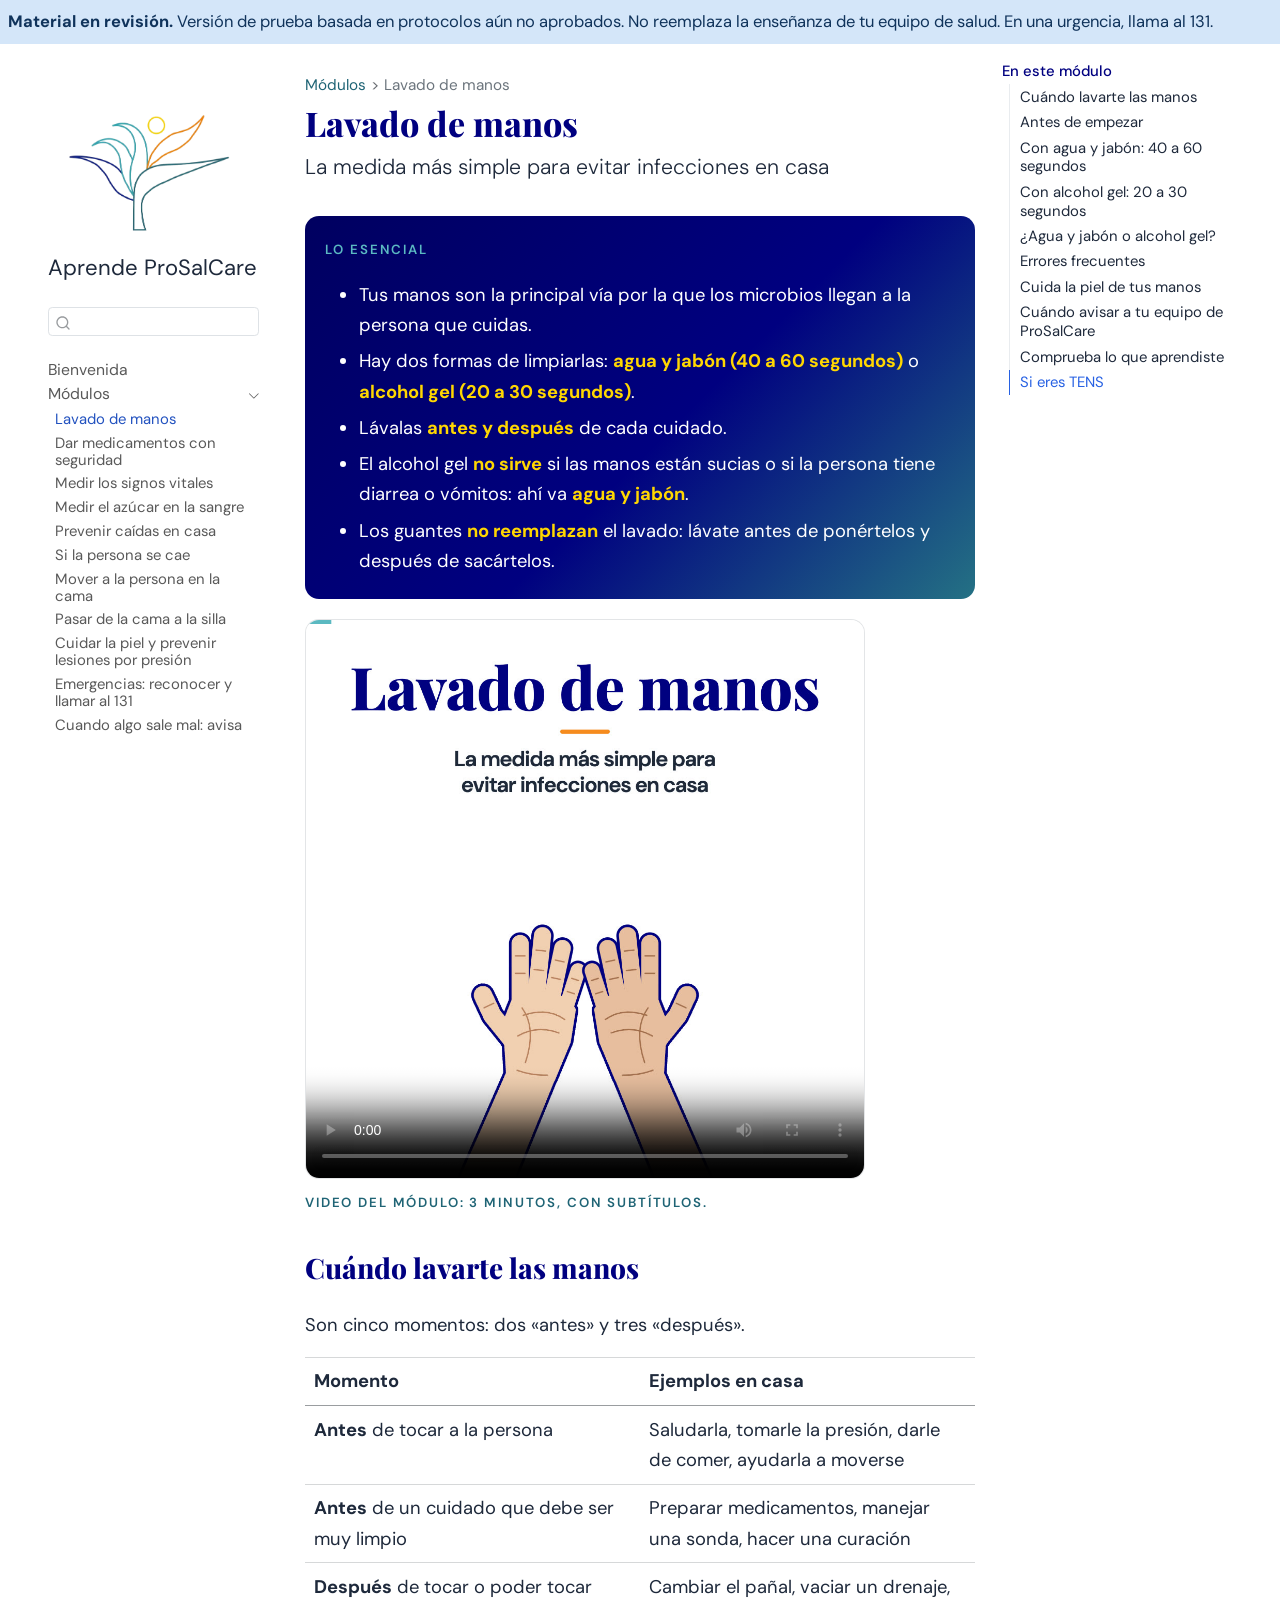
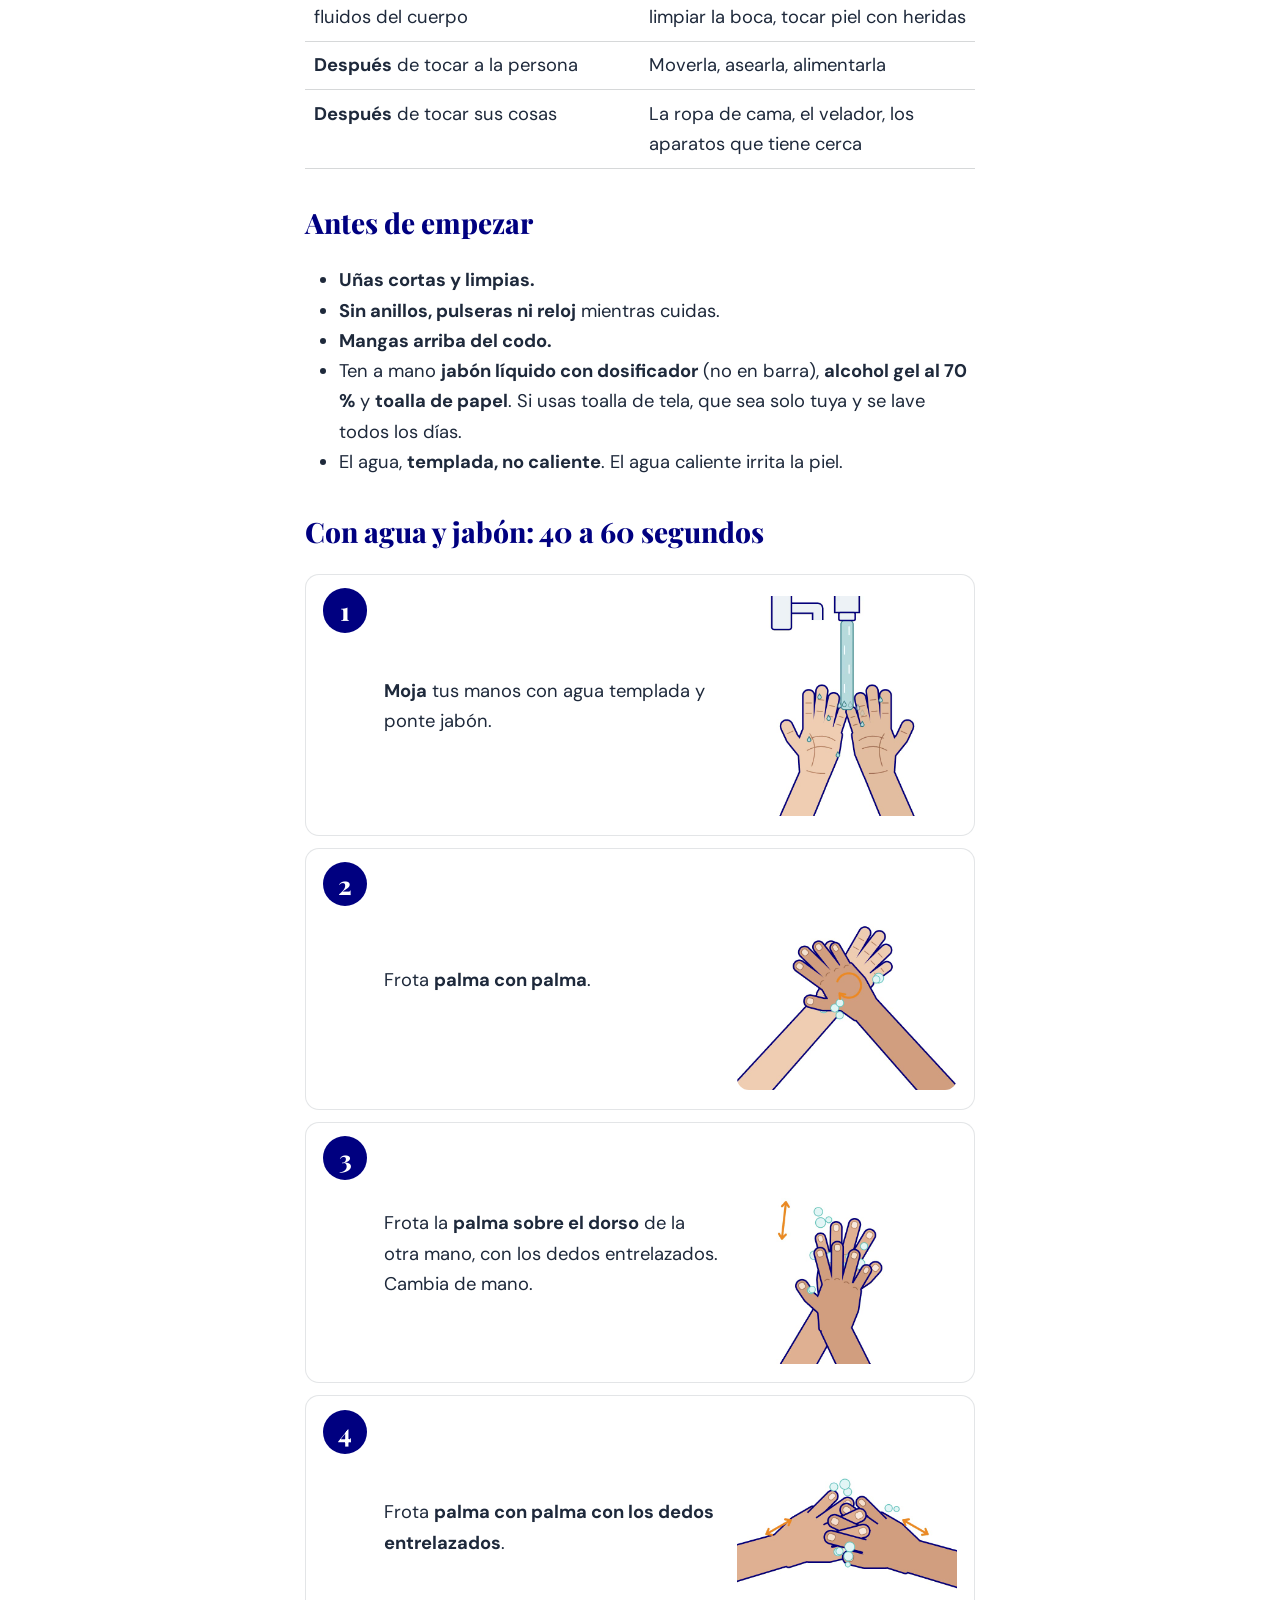
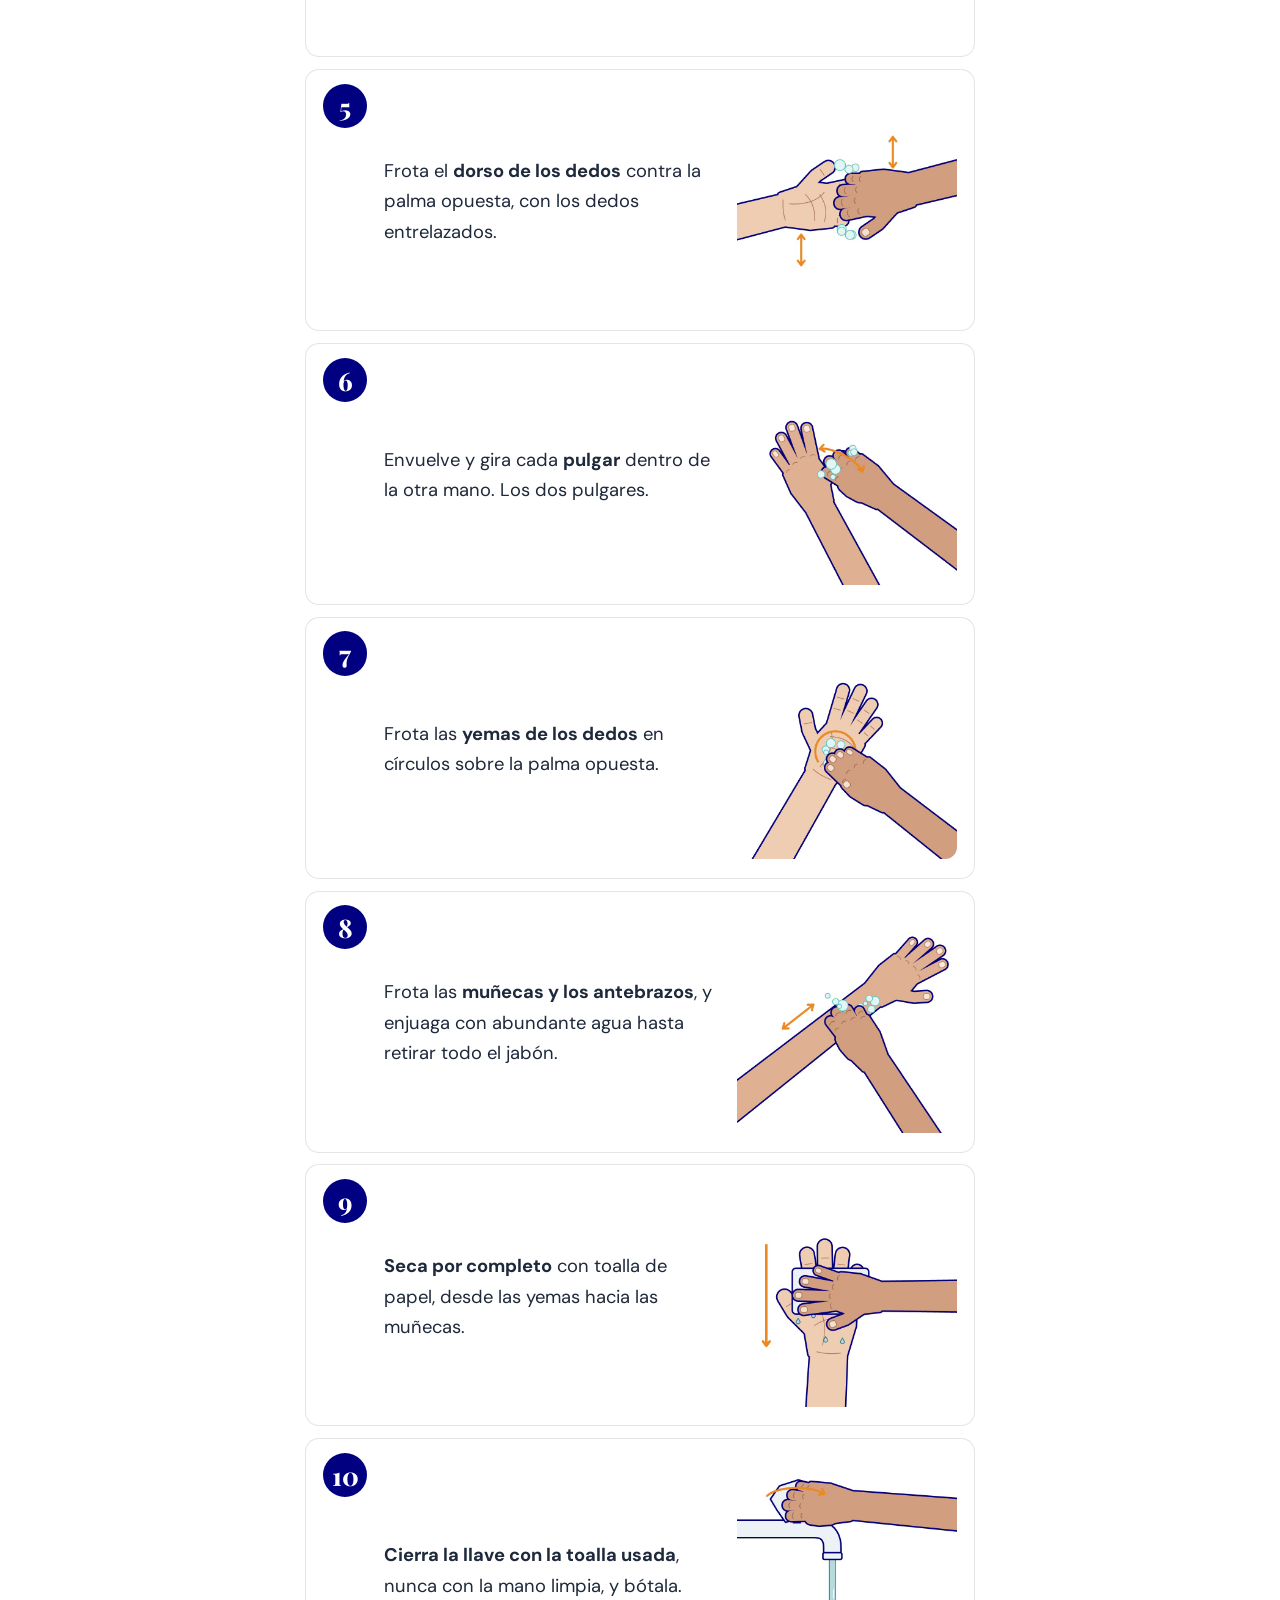
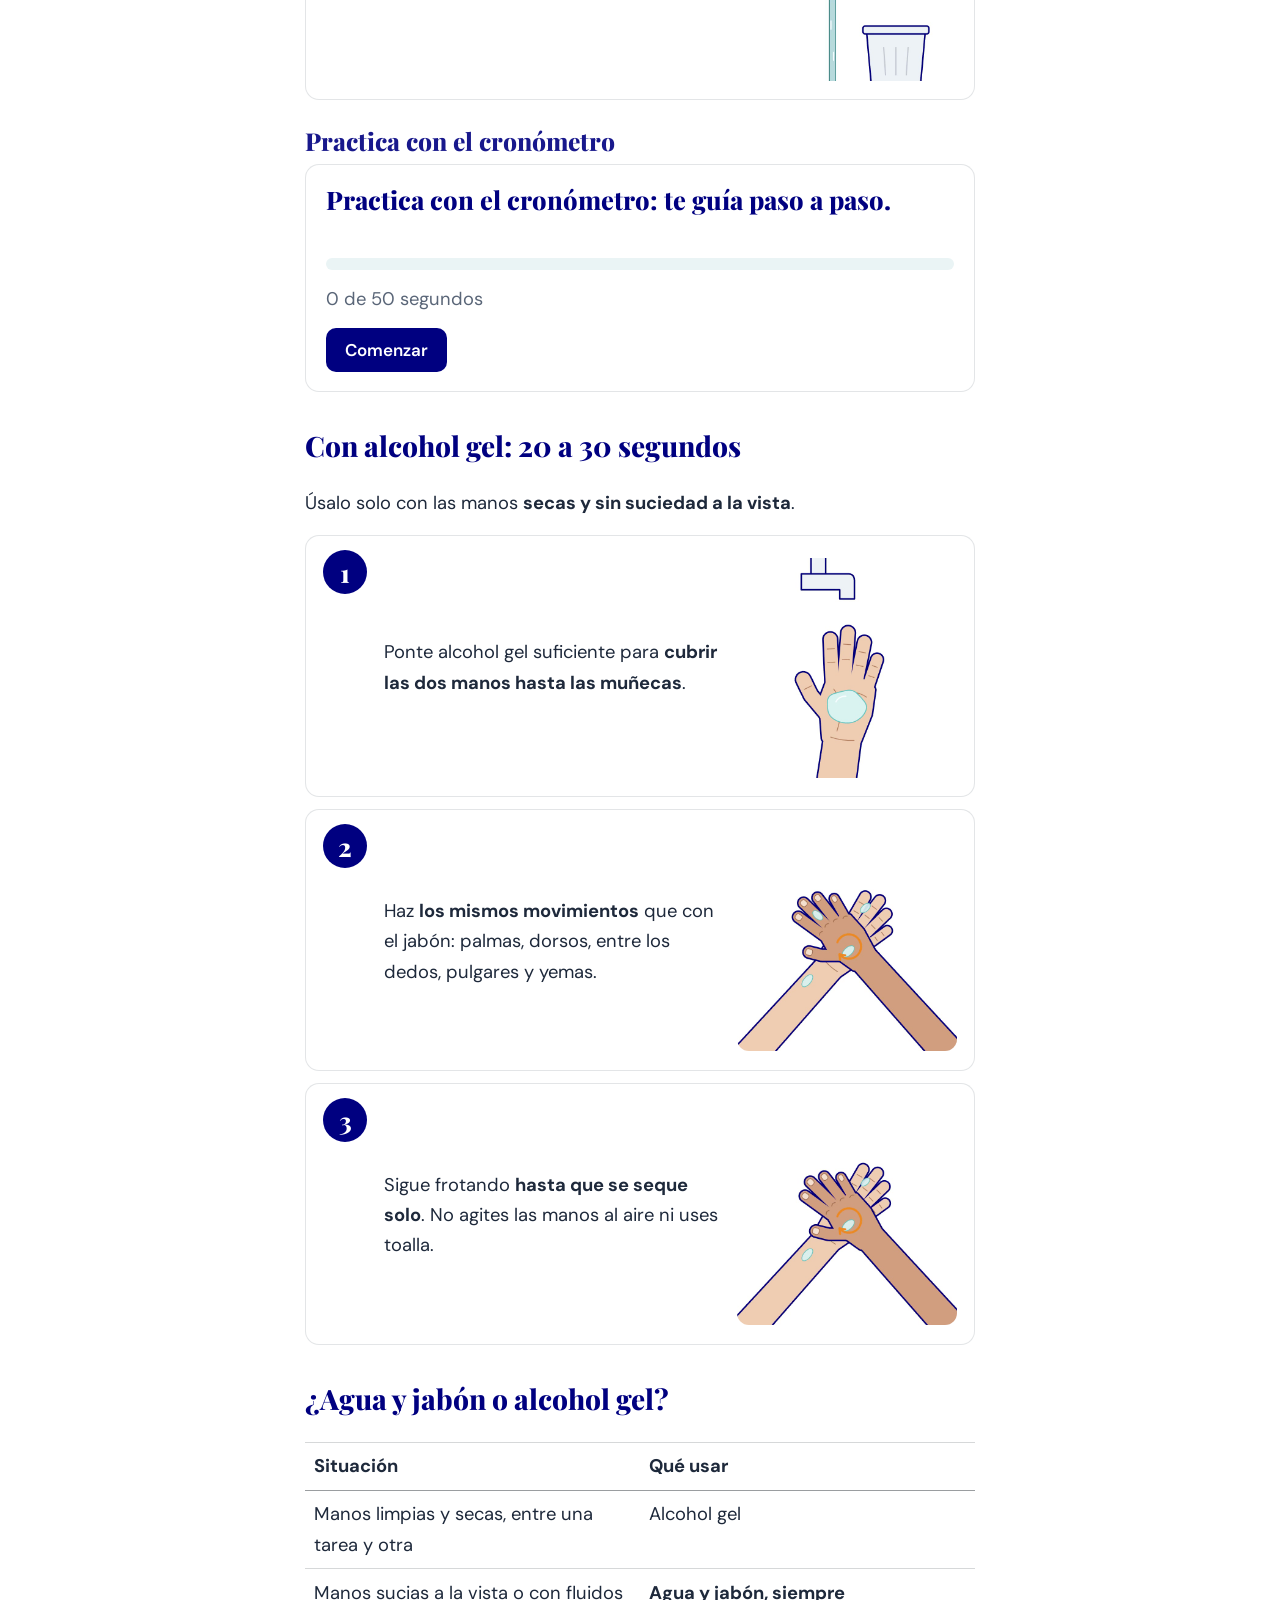
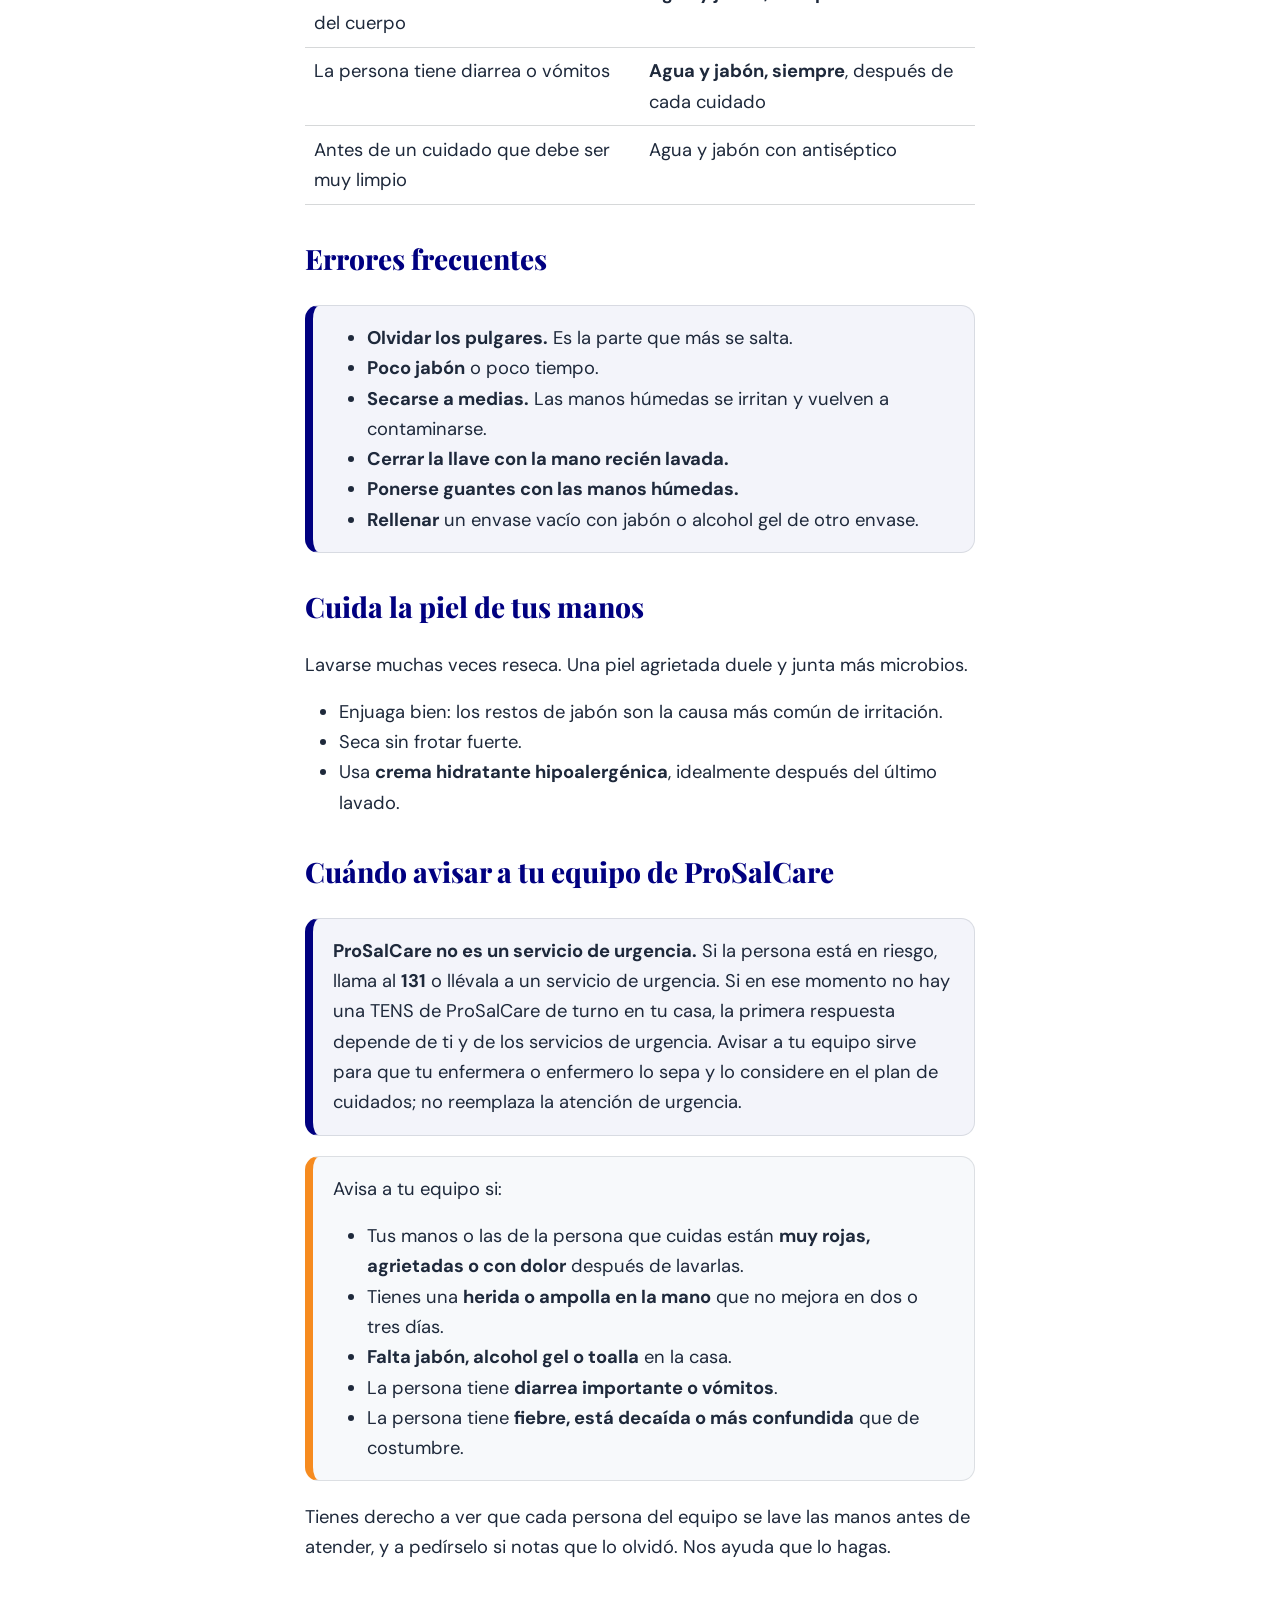
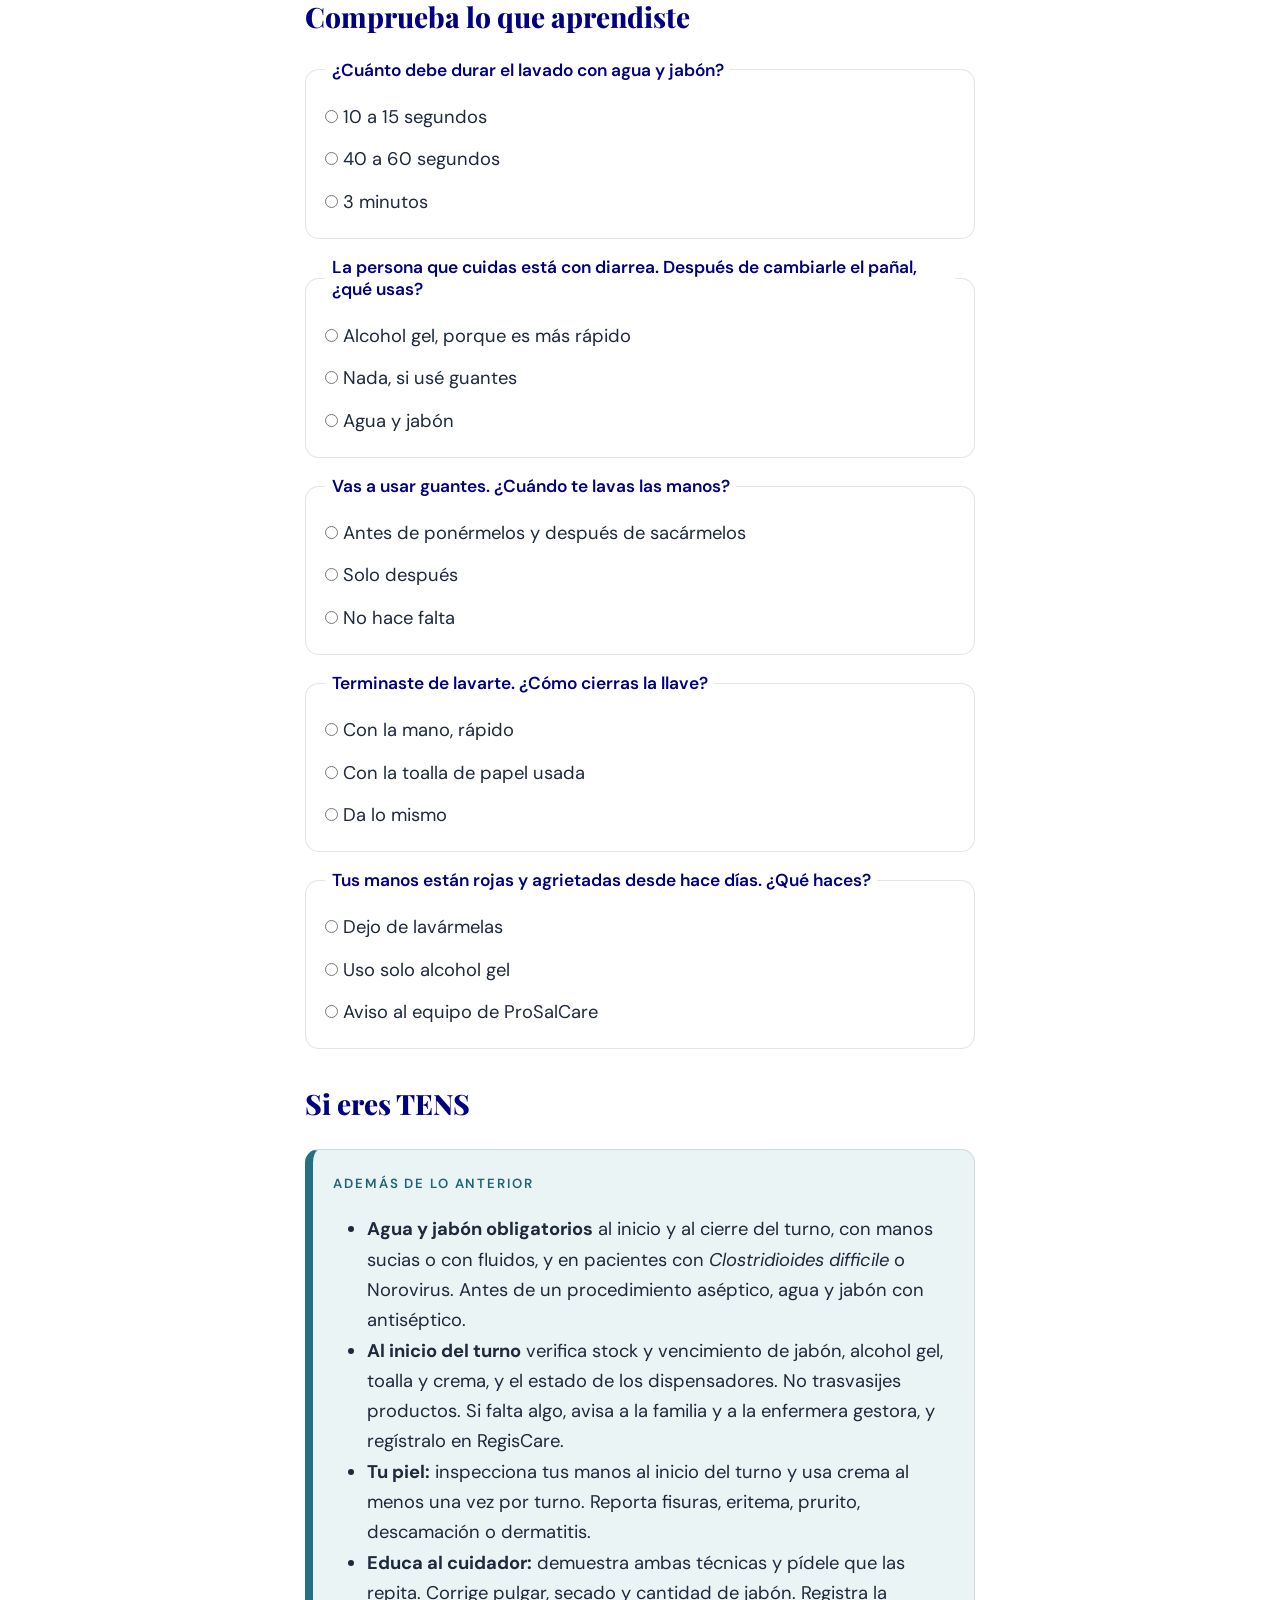
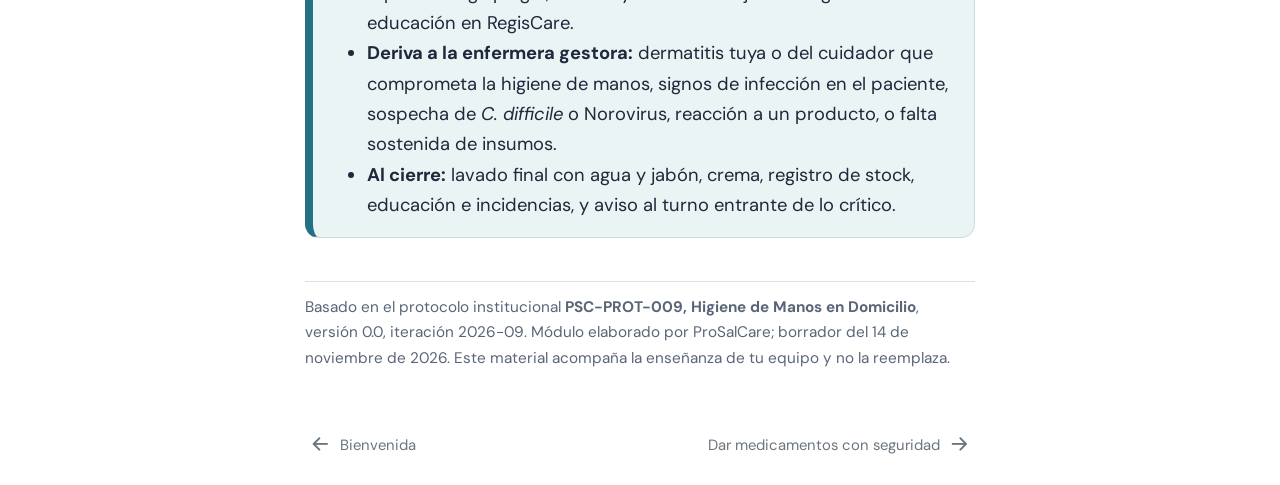
<file: docs/modulos/higiene-de-manos.html>
<!DOCTYPE html>
<html xmlns="http://www.w3.org/1999/xhtml" lang="es" xml:lang="es"><head>

<meta charset="utf-8">
<meta name="generator" content="quarto-1.11.9">

<meta name="viewport" content="width=device-width, initial-scale=1.0, user-scalable=yes">


<title>Lavado de manos – Aprende ProSalCare</title>
<style>
/* Default styles provided by pandoc.
** See https://pandoc.org/MANUAL.html#variables-for-html for config info.
*/
span.smallcaps{font-variant: small-caps;}
div.columns{display: flex; gap: 1.5em;}
div.column{flex: auto;}
@media screen {
div.columns{gap: min(4vw, 1.5em);}
div.column{overflow-x: auto;}
}
div.hanging-indent{margin-left: 1.5em; text-indent: -1.5em;}
ul.task-list{list-style: none;}
ul.task-list li input[type="checkbox"] {
  width: 0.8em;
  margin: 0 0.8em 0.2em -1em; /* quarto-specific, see https://github.com/quarto-dev/quarto-cli/issues/4556 */ 
  vertical-align: middle;
}
</style>


<script src="../site_libs/quarto-nav/quarto-nav.js"></script>
<script src="../site_libs/quarto-nav/headroom.min.js"></script>
<script src="../site_libs/clipboard/clipboard.min.js"></script>
<script src="../site_libs/quarto-search/autocomplete.umd.js"></script>
<script src="../site_libs/quarto-search/fuse.min.js"></script>
<script src="../site_libs/quarto-search/quarto-search.js"></script>
<meta name="quarto:offset" content="../">
<link href="../modulos/medicamentos.html" rel="next">
<link href="../index.html" rel="prev">
<link href="../assets/logo-icon.png" rel="icon" type="image/png">
<script src="../site_libs/quarto-html/quarto.js" type="module"></script>
<script src="../site_libs/quarto-html/tabsets/tabsets.js" type="module"></script>
<script src="../site_libs/quarto-html/scrollable-regions/scrollable-regions.js" type="module"></script>
<script src="../site_libs/quarto-html/popper.min.js"></script>
<script src="../site_libs/quarto-html/tippy.umd.min.js"></script>
<script src="../site_libs/quarto-html/anchor.min.js"></script>
<link href="../site_libs/quarto-html/tippy.css" rel="stylesheet">
<link href="../site_libs/quarto-html/quarto-syntax-highlighting-63b5708e65d6cd79cd7618c58d0c21e7.css" rel="stylesheet" id="quarto-text-highlighting-styles">
<script src="../site_libs/bootstrap/bootstrap.min.js"></script>
<link href="../site_libs/bootstrap/bootstrap-icons.css" rel="stylesheet">
<link href="../site_libs/bootstrap/bootstrap-01a495efc5497ac6e3f5457e7ed18e65.min.css" rel="stylesheet" append-hash="true" id="quarto-bootstrap" data-mode="light">
<script id="quarto-search-options" type="application/json">{
  "location": "sidebar",
  "copy-button": false,
  "collapse-after": 3,
  "panel-placement": "start",
  "type": "textbox",
  "limit": 50,
  "keyboard-shortcut": [
    "f",
    "/",
    "s"
  ],
  "show-item-context": false,
  "language": {
    "search-no-results-text": "No se han encontrado resultados",
    "search-matching-documents-text": "documentos encontrados",
    "search-copy-link-title": "Copiar el enlace en la búsqueda",
    "search-hide-matches-text": "Ocultar resultados adicionales",
    "search-more-match-text": "resultado adicional en este documento",
    "search-more-matches-text": "resultados adicionales en este documento",
    "search-clear-button-title": "Borrar",
    "search-text-placeholder": "",
    "search-detached-cancel-button-title": "Cancelar",
    "search-submit-button-title": "Enviar",
    "search-label": "Buscar"
  }
}</script>
<meta name="robots" content="noindex, nofollow">
<link rel="preconnect" href="https://fonts.googleapis.com">
<link rel="preconnect" href="https://fonts.gstatic.com" crossorigin="">
<link rel="stylesheet" href="https://fonts.googleapis.com/css2?family=DM+Sans:opsz,wght@9..40,400;9..40,500;9..40,600;9..40,700&amp;family=Playfair+Display:wght@700;800&amp;display=swap">


<link rel="stylesheet" href="../assets/prosalcare.css">
</head>

<body class="nav-sidebar floating quarto-light"><a id="quarto-skip-link" class="visually-hidden-focusable" href="#quarto-document-content">Saltar al contenido principal</a>

<div id="quarto-search-results"></div>
  <header id="quarto-header" class="headroom fixed-top">
  <nav class="quarto-secondary-nav" aria-label="Barra de herramientas">
    <div class="container-fluid d-flex">
      <button type="button" class="quarto-btn-toggle btn" data-bs-toggle="collapse" role="button" data-bs-target=".quarto-sidebar-collapse-item" aria-controls="quarto-sidebar" aria-expanded="false" aria-label="Alternar barra lateral" onclick="if (window.quartoToggleHeadroom) { window.quartoToggleHeadroom(); }">
        <i class="bi bi-layout-text-sidebar-reverse"></i>
      </button>
        <nav class="quarto-page-breadcrumbs" aria-label="Hilo de Ariadna"><ol class="breadcrumb"><li class="breadcrumb-item"><a href="../modulos/higiene-de-manos.html">Módulos</a></li><li class="breadcrumb-item"><a href="../modulos/higiene-de-manos.html"><span class="chapter-title">Lavado de manos</span></a></li></ol></nav>
        <a class="flex-grow-1" data-bs-toggle="collapse" data-bs-target=".quarto-sidebar-collapse-item" onclick="if (window.quartoToggleHeadroom) { window.quartoToggleHeadroom(); }">      
        </a>
      <button type="button" class="btn quarto-search-button" aria-label="Buscar" onclick="window.quartoOpenSearch();">
        <i class="bi bi-search"></i>
      </button>
    </div>
  </nav>
  <div id="quarto-announcement" data-announcement-id="cbdb576a64ece2369ca439e6d341a6ba" class="alert alert-primary hidden"><div class="quarto-announcement-content">
<p><strong>Material en revisión.</strong> Versión de prueba basada en protocolos aún no aprobados. No reemplaza la enseñanza de tu equipo de salud. En una urgencia, llama al 131.</p>
</div></div>
</header>
<!-- content -->
<div id="quarto-content" class="quarto-container page-columns page-rows-contents page-layout-article">
<!-- sidebar -->
  <nav id="quarto-sidebar" class="sidebar collapse collapse-horizontal quarto-sidebar-collapse-item sidebar-navigation floating overflow-auto" aria-label="Sitio web">
    <div class="pt-lg-2 mt-2 text-left sidebar-header sidebar-header-stacked">
      <a href="../index.html" class="sidebar-logo-link">
      <img src="../assets/logo-icon.png" alt="" class="sidebar-logo light-content py-0 d-lg-inline d-none">
      <img src="../assets/logo-icon.png" alt="" class="sidebar-logo dark-content py-0 d-lg-inline d-none">
      </a>
    <div class="sidebar-title mb-0 py-0">
      <a href="../">Aprende ProSalCare</a> 
    </div>
      </div>
        <div class="mt-2 flex-shrink-0 align-items-center">
        <div class="sidebar-search">
        <div id="quarto-search" class="" title="Buscar"></div>
        </div>
        </div>
    <div class="sidebar-menu-container"> 
    <ul class="list-unstyled mt-1">
        <li class="sidebar-item">
  <div class="sidebar-item-container"> 
  <a href="../index.html" class="sidebar-item-text sidebar-link"><span class="chapter-title">Bienvenida</span></a>
  </div>
</li>
        <li class="sidebar-item sidebar-item-section">
      <div class="sidebar-item-container"> 
            <button type="button" class="sidebar-item-text sidebar-item-toggle sidebar-link text-start" data-bs-toggle="collapse" data-bs-target="#quarto-sidebar-section-1" aria-controls="quarto-sidebar-section-1" aria-expanded="true">
 <span class="menu-text" id="quarto-sidebar-section-1-label">Módulos</span><i class="bi bi-chevron-right" aria-hidden="true"></i></button>
      </div>
      <ul id="quarto-sidebar-section-1" aria-labelledby="quarto-sidebar-section-1-label" class="collapse list-unstyled sidebar-section depth1 show">  
          <li class="sidebar-item">
  <div class="sidebar-item-container"> 
  <a href="../modulos/higiene-de-manos.html" class="sidebar-item-text sidebar-link active"><span class="chapter-title">Lavado de manos</span></a>
  </div>
</li>
          <li class="sidebar-item">
  <div class="sidebar-item-container"> 
  <a href="../modulos/medicamentos.html" class="sidebar-item-text sidebar-link"><span class="chapter-title">Dar medicamentos con seguridad</span></a>
  </div>
</li>
          <li class="sidebar-item">
  <div class="sidebar-item-container"> 
  <a href="../modulos/signos-vitales-1.html" class="sidebar-item-text sidebar-link"><span class="chapter-title">Medir los signos vitales</span></a>
  </div>
</li>
          <li class="sidebar-item">
  <div class="sidebar-item-container"> 
  <a href="../modulos/signos-vitales-2.html" class="sidebar-item-text sidebar-link"><span class="chapter-title">Medir el azúcar en la sangre</span></a>
  </div>
</li>
          <li class="sidebar-item">
  <div class="sidebar-item-container"> 
  <a href="../modulos/prevencion-de-caidas-1.html" class="sidebar-item-text sidebar-link"><span class="chapter-title">Prevenir caídas en casa</span></a>
  </div>
</li>
          <li class="sidebar-item">
  <div class="sidebar-item-container"> 
  <a href="../modulos/prevencion-de-caidas-2.html" class="sidebar-item-text sidebar-link"><span class="chapter-title">Si la persona se cae</span></a>
  </div>
</li>
          <li class="sidebar-item">
  <div class="sidebar-item-container"> 
  <a href="../modulos/movilizacion-y-transferencia-1.html" class="sidebar-item-text sidebar-link"><span class="chapter-title">Mover a la persona en la cama</span></a>
  </div>
</li>
          <li class="sidebar-item">
  <div class="sidebar-item-container"> 
  <a href="../modulos/movilizacion-y-transferencia-2.html" class="sidebar-item-text sidebar-link"><span class="chapter-title">Pasar de la cama a la silla</span></a>
  </div>
</li>
          <li class="sidebar-item">
  <div class="sidebar-item-container"> 
  <a href="../modulos/cuidado-de-la-piel.html" class="sidebar-item-text sidebar-link"><span class="chapter-title">Cuidar la piel y prevenir lesiones por presión</span></a>
  </div>
</li>
          <li class="sidebar-item">
  <div class="sidebar-item-container"> 
  <a href="../modulos/emergencia-y-rescate-1.html" class="sidebar-item-text sidebar-link"><span class="chapter-title">Emergencias: reconocer y llamar al 131</span></a>
  </div>
</li>
          <li class="sidebar-item">
  <div class="sidebar-item-container"> 
  <a href="../modulos/eventos-adversos.html" class="sidebar-item-text sidebar-link"><span class="chapter-title">Cuando algo sale mal: avisa</span></a>
  </div>
</li>
      </ul>
  </li>
    </ul>
    </div>
</nav>
<div id="quarto-sidebar-glass" class="quarto-sidebar-collapse-item" data-bs-toggle="collapse" data-bs-target=".quarto-sidebar-collapse-item"></div>
<!-- margin-sidebar -->
    <div id="quarto-margin-sidebar" class="sidebar margin-sidebar">
        <nav id="TOC" role="doc-toc" aria-labelledby="toc-title" class="toc-active">
    <h2 id="toc-title">En este módulo</h2>
   
  <ul class="collapse">
  <li><a href="#cuándo-lavarte-las-manos" id="toc-cuándo-lavarte-las-manos" class="nav-link active" data-scroll-target="#cuándo-lavarte-las-manos">Cuándo lavarte las manos</a></li>
  <li><a href="#antes-de-empezar" id="toc-antes-de-empezar" class="nav-link" data-scroll-target="#antes-de-empezar">Antes de empezar</a></li>
  <li><a href="#con-agua-y-jabón-40-a-60-segundos" id="toc-con-agua-y-jabón-40-a-60-segundos" class="nav-link" data-scroll-target="#con-agua-y-jabón-40-a-60-segundos">Con agua y jabón: 40 a 60 segundos</a></li>
  <li><a href="#con-alcohol-gel-20-a-30-segundos" id="toc-con-alcohol-gel-20-a-30-segundos" class="nav-link" data-scroll-target="#con-alcohol-gel-20-a-30-segundos">Con alcohol gel: 20 a 30 segundos</a></li>
  <li><a href="#agua-y-jabón-o-alcohol-gel" id="toc-agua-y-jabón-o-alcohol-gel" class="nav-link" data-scroll-target="#agua-y-jabón-o-alcohol-gel">¿Agua y jabón o alcohol gel?</a></li>
  <li><a href="#errores-frecuentes" id="toc-errores-frecuentes" class="nav-link" data-scroll-target="#errores-frecuentes">Errores frecuentes</a></li>
  <li><a href="#cuida-la-piel-de-tus-manos" id="toc-cuida-la-piel-de-tus-manos" class="nav-link" data-scroll-target="#cuida-la-piel-de-tus-manos">Cuida la piel de tus manos</a></li>
  <li><a href="#cuándo-avisar-a-tu-equipo-de-prosalcare" id="toc-cuándo-avisar-a-tu-equipo-de-prosalcare" class="nav-link" data-scroll-target="#cuándo-avisar-a-tu-equipo-de-prosalcare">Cuándo avisar a tu equipo de ProSalCare</a></li>
  <li><a href="#comprueba-lo-que-aprendiste" id="toc-comprueba-lo-que-aprendiste" class="nav-link" data-scroll-target="#comprueba-lo-que-aprendiste">Comprueba lo que aprendiste</a></li>
  <li><a href="#si-eres-tens" id="toc-si-eres-tens" class="nav-link" data-scroll-target="#si-eres-tens">Si eres TENS</a></li>
  </ul>
</nav>
    </div>
<!-- main -->
<main class="content" id="quarto-document-content" tabindex="-1">

<header id="title-block-header" class="quarto-title-block default"><nav class="quarto-page-breadcrumbs quarto-title-breadcrumbs d-none d-lg-block" aria-label="Hilo de Ariadna"><ol class="breadcrumb"><li class="breadcrumb-item"><a href="../modulos/higiene-de-manos.html">Módulos</a></li><li class="breadcrumb-item"><a href="../modulos/higiene-de-manos.html"><span class="chapter-title">Lavado de manos</span></a></li></ol></nav>
<div class="quarto-title">
<h1 class="title"><span class="chapter-title">Lavado de manos</span></h1>
<p class="subtitle lead">La medida más simple para evitar infecciones en casa</p>
</div>



<div class="quarto-title-meta">

    
  
    
  </div>
  


</header>


<div class="box esencial">
<p><span class="etiqueta">Lo esencial</span></p>
<ul>
<li>Tus manos son la principal vía por la que los microbios llegan a la persona que cuidas.</li>
<li>Hay dos formas de limpiarlas: <strong>agua y jabón (40 a 60 segundos)</strong> o <strong>alcohol gel (20 a 30 segundos)</strong>.</li>
<li>Lávalas <strong>antes y después</strong> de cada cuidado.</li>
<li>El alcohol gel <strong>no sirve</strong> si las manos están sucias o si la persona tiene diarrea o vómitos: ahí va <strong>agua y jabón</strong>.</li>
<li>Los guantes <strong>no reemplazan</strong> el lavado: lávate antes de ponértelos y después de sacártelos.</li>
</ul>
</div>
<video class="modulo-vid" controls="" playsinline="" preload="metadata" poster="../assets/media/manos/video-modulo.jpg">
<source src="../assets/media/manos/video-modulo.mp4" type="video/mp4">
<track kind="subtitles" srclang="es" label="Español" src="../assets/media/manos/video-modulo.vtt" default="">
</video>
<p><span class="etiqueta">Video del módulo: 3 minutos, con subtítulos.</span></p>
<section id="cuándo-lavarte-las-manos" class="level2">
<h2 class="anchored" data-anchor-id="cuándo-lavarte-las-manos">Cuándo lavarte las manos</h2>
<p>Son cinco momentos: dos «antes» y tres «después».</p>
<table class="caption-top table">
<colgroup>
<col style="width: 50%">
<col style="width: 50%">
</colgroup>
<thead>
<tr class="header">
<th>Momento</th>
<th>Ejemplos en casa</th>
</tr>
</thead>
<tbody>
<tr class="odd">
<td><strong>Antes</strong> de tocar a la persona</td>
<td>Saludarla, tomarle la presión, darle de comer, ayudarla a moverse</td>
</tr>
<tr class="even">
<td><strong>Antes</strong> de un cuidado que debe ser muy limpio</td>
<td>Preparar medicamentos, manejar una sonda, hacer una curación</td>
</tr>
<tr class="odd">
<td><strong>Después</strong> de tocar o poder tocar fluidos del cuerpo</td>
<td>Cambiar el pañal, vaciar un drenaje, limpiar la boca, tocar piel con heridas</td>
</tr>
<tr class="even">
<td><strong>Después</strong> de tocar a la persona</td>
<td>Moverla, asearla, alimentarla</td>
</tr>
<tr class="odd">
<td><strong>Después</strong> de tocar sus cosas</td>
<td>La ropa de cama, el velador, los aparatos que tiene cerca</td>
</tr>
</tbody>
</table>
</section>
<section id="antes-de-empezar" class="level2">
<h2 class="anchored" data-anchor-id="antes-de-empezar">Antes de empezar</h2>
<ul>
<li><strong>Uñas cortas y limpias.</strong></li>
<li><strong>Sin anillos, pulseras ni reloj</strong> mientras cuidas.</li>
<li><strong>Mangas arriba del codo.</strong></li>
<li>Ten a mano <strong>jabón líquido con dosificador</strong> (no en barra), <strong>alcohol gel al 70 %</strong> y <strong>toalla de papel</strong>. Si usas toalla de tela, que sea solo tuya y se lave todos los días.</li>
<li>El agua, <strong>templada, no caliente</strong>. El agua caliente irrita la piel.</li>
</ul>
</section>
<section id="con-agua-y-jabón-40-a-60-segundos" class="level2">
<h2 class="anchored" data-anchor-id="con-agua-y-jabón-40-a-60-segundos">Con agua y jabón: 40 a 60 segundos</h2>
<ol class="pasos">
<li>
<span class="paso-txt"><strong>Moja</strong> tus manos con agua templada y ponte jabón.</span><video class="paso-vid" src="../assets/media/manos/jabon-01.mp4" poster="../assets/media/manos/jabon-01.jpg" loop="" muted="" playsinline="" preload="none" aria-label="Dos manos bajo el chorro de agua; luego cae jabón en una palma"></video>
</li>
<li>
<span class="paso-txt">Frota <strong>palma con palma</strong>.</span><video class="paso-vid" src="../assets/media/manos/jabon-02.mp4" poster="../assets/media/manos/jabon-02.jpg" loop="" muted="" playsinline="" preload="none" aria-label="Una palma frota la otra en círculos"></video>
</li>
<li>
<span class="paso-txt">Frota la <strong>palma sobre el dorso</strong> de la otra mano, con los dedos entrelazados. Cambia de mano.</span><video class="paso-vid" src="../assets/media/manos/jabon-03.mp4" poster="../assets/media/manos/jabon-03.jpg" loop="" muted="" playsinline="" preload="none" aria-label="Una mano frota el dorso de la otra con los dedos entrelazados"></video>
</li>
<li>
<span class="paso-txt">Frota <strong>palma con palma con los dedos entrelazados</strong>.</span><video class="paso-vid" src="../assets/media/manos/jabon-04.mp4" poster="../assets/media/manos/jabon-04.jpg" loop="" muted="" playsinline="" preload="none" aria-label="Manos palma con palma con los dedos entrelazados, deslizándose"></video>
</li>
<li>
<span class="paso-txt">Frota el <strong>dorso de los dedos</strong> contra la palma opuesta, con los dedos entrelazados.</span><video class="paso-vid" src="../assets/media/manos/jabon-05.mp4" poster="../assets/media/manos/jabon-05.jpg" loop="" muted="" playsinline="" preload="none" aria-label="El dorso de los dedos de una mano frota la palma de la otra"></video>
</li>
<li>
<span class="paso-txt">Envuelve y gira cada <strong>pulgar</strong> dentro de la otra mano. Los dos pulgares.</span><video class="paso-vid" src="../assets/media/manos/jabon-06.mp4" poster="../assets/media/manos/jabon-06.jpg" loop="" muted="" playsinline="" preload="none" aria-label="Una mano envuelve y gira el pulgar de la otra"></video>
</li>
<li>
<span class="paso-txt">Frota las <strong>yemas de los dedos</strong> en círculos sobre la palma opuesta.</span><video class="paso-vid" src="../assets/media/manos/jabon-07.mp4" poster="../assets/media/manos/jabon-07.jpg" loop="" muted="" playsinline="" preload="none" aria-label="Las yemas de una mano giran sobre la palma de la otra"></video>
</li>
<li>
<span class="paso-txt">Frota las <strong>muñecas y los antebrazos</strong>, y enjuaga con abundante agua hasta retirar todo el jabón.</span><video class="paso-vid" src="../assets/media/manos/jabon-08.mp4" poster="../assets/media/manos/jabon-08.jpg" loop="" muted="" playsinline="" preload="none" aria-label="Una mano frota la muñeca y el antebrazo de la otra; luego se enjuagan"></video>
</li>
<li>
<span class="paso-txt"><strong>Seca por completo</strong> con toalla de papel, desde las yemas hacia las muñecas.</span><video class="paso-vid" src="../assets/media/manos/jabon-09.mp4" poster="../assets/media/manos/jabon-09.jpg" loop="" muted="" playsinline="" preload="none" aria-label="Una toalla de papel seca la mano desde las yemas hacia la muñeca"></video>
</li>
<li>
<span class="paso-txt"><strong>Cierra la llave con la toalla usada</strong>, nunca con la mano limpia, y bótala.</span><video class="paso-vid" src="../assets/media/manos/jabon-10.mp4" poster="../assets/media/manos/jabon-10.jpg" loop="" muted="" playsinline="" preload="none" aria-label="La mano cierra la llave con la toalla usada y la bota"></video>
</li>
</ol>
<section id="practica-con-el-cronómetro" class="level3">
<h3 class="anchored" data-anchor-id="practica-con-el-cronómetro">Practica con el cronómetro</h3>
<div class="practica" data-pasos="[[&quot;Moja y ponte jabón&quot;,5],[&quot;Palma con palma&quot;,6],[&quot;Palma sobre dorso, dedos entrelazados, ambas manos&quot;,8],[&quot;Palma con palma, dedos entrelazados&quot;,6],[&quot;Dorso de los dedos contra la palma&quot;,6],[&quot;Pulgares: envuelve y gira, los dos&quot;,8],[&quot;Yemas en círculos sobre la palma&quot;,6],[&quot;Muñecas y antebrazos, y enjuague completo&quot;,5]]">

</div>
</section>
</section>
<section id="con-alcohol-gel-20-a-30-segundos" class="level2">
<h2 class="anchored" data-anchor-id="con-alcohol-gel-20-a-30-segundos">Con alcohol gel: 20 a 30 segundos</h2>
<p>Úsalo solo con las manos <strong>secas y sin suciedad a la vista</strong>.</p>
<ol class="pasos">
<li>
<span class="paso-txt">Ponte alcohol gel suficiente para <strong>cubrir las dos manos hasta las muñecas</strong>.</span><video class="paso-vid" src="../assets/media/manos/gel-01.mp4" poster="../assets/media/manos/gel-01.jpg" loop="" muted="" playsinline="" preload="none" aria-label="Cae alcohol gel en la palma de la mano"></video>
</li>
<li>
<span class="paso-txt">Haz <strong>los mismos movimientos</strong> que con el jabón: palmas, dorsos, entre los dedos, pulgares y yemas.</span><video class="paso-vid" src="../assets/media/manos/gel-02.mp4" poster="../assets/media/manos/gel-02.jpg" loop="" muted="" playsinline="" preload="none" aria-label="Las manos repiten los movimientos de frotado"></video>
</li>
<li>
<span class="paso-txt">Sigue frotando <strong>hasta que se seque solo</strong>. No agites las manos al aire ni uses toalla.</span><video class="paso-vid" src="../assets/media/manos/gel-03.mp4" poster="../assets/media/manos/gel-03.jpg" loop="" muted="" playsinline="" preload="none" aria-label="Las manos se frotan hasta que el gel desaparece"></video>
</li>
</ol>
</section>
<section id="agua-y-jabón-o-alcohol-gel" class="level2">
<h2 class="anchored" data-anchor-id="agua-y-jabón-o-alcohol-gel">¿Agua y jabón o alcohol gel?</h2>
<table class="caption-top table">
<colgroup>
<col style="width: 50%">
<col style="width: 50%">
</colgroup>
<thead>
<tr class="header">
<th>Situación</th>
<th>Qué usar</th>
</tr>
</thead>
<tbody>
<tr class="odd">
<td>Manos limpias y secas, entre una tarea y otra</td>
<td>Alcohol gel</td>
</tr>
<tr class="even">
<td>Manos sucias a la vista o con fluidos del cuerpo</td>
<td><strong>Agua y jabón, siempre</strong></td>
</tr>
<tr class="odd">
<td>La persona tiene diarrea o vómitos</td>
<td><strong>Agua y jabón, siempre</strong>, después de cada cuidado</td>
</tr>
<tr class="even">
<td>Antes de un cuidado que debe ser muy limpio</td>
<td>Agua y jabón con antiséptico</td>
</tr>
</tbody>
</table>
</section>
<section id="errores-frecuentes" class="level2">
<h2 class="anchored" data-anchor-id="errores-frecuentes">Errores frecuentes</h2>
<div class="box nunca">
<ul>
<li><strong>Olvidar los pulgares.</strong> Es la parte que más se salta.</li>
<li><strong>Poco jabón</strong> o poco tiempo.</li>
<li><strong>Secarse a medias.</strong> Las manos húmedas se irritan y vuelven a contaminarse.</li>
<li><strong>Cerrar la llave con la mano recién lavada.</strong></li>
<li><strong>Ponerse guantes con las manos húmedas.</strong></li>
<li><strong>Rellenar</strong> un envase vacío con jabón o alcohol gel de otro envase.</li>
</ul>
</div>
</section>
<section id="cuida-la-piel-de-tus-manos" class="level2">
<h2 class="anchored" data-anchor-id="cuida-la-piel-de-tus-manos">Cuida la piel de tus manos</h2>
<p>Lavarse muchas veces reseca. Una piel agrietada duele y junta más microbios.</p>
<ul>
<li>Enjuaga bien: los restos de jabón son la causa más común de irritación.</li>
<li>Seca sin frotar fuerte.</li>
<li>Usa <strong>crema hidratante hipoalergénica</strong>, idealmente después del último lavado.</li>
</ul>
</section>
<section id="cuándo-avisar-a-tu-equipo-de-prosalcare" class="level2">
<h2 class="anchored" data-anchor-id="cuándo-avisar-a-tu-equipo-de-prosalcare">Cuándo avisar a tu equipo de ProSalCare</h2>
<div class="box nunca">
<p><strong>ProSalCare no es un servicio de urgencia.</strong> Si la persona está en riesgo, llama al <strong>131</strong> o llévala a un servicio de urgencia. Si en ese momento no hay una TENS de ProSalCare de turno en tu casa, la primera respuesta depende de ti y de los servicios de urgencia. Avisar a tu equipo sirve para que tu enfermera o enfermero lo sepa y lo considere en el plan de cuidados; no reemplaza la atención de urgencia.</p>
</div>
<div class="box avisar">
<p>Avisa a tu equipo si:</p>
<ul>
<li>Tus manos o las de la persona que cuidas están <strong>muy rojas, agrietadas o con dolor</strong> después de lavarlas.</li>
<li>Tienes una <strong>herida o ampolla en la mano</strong> que no mejora en dos o tres días.</li>
<li><strong>Falta jabón, alcohol gel o toalla</strong> en la casa.</li>
<li>La persona tiene <strong>diarrea importante o vómitos</strong>.</li>
<li>La persona tiene <strong>fiebre, está decaída o más confundida</strong> que de costumbre.</li>
</ul>
</div>
<p>Tienes derecho a ver que cada persona del equipo se lave las manos antes de atender, y a pedírselo si notas que lo olvidó. Nos ayuda que lo hagas.</p>
</section>
<section id="comprueba-lo-que-aprendiste" class="level2">
<h2 class="anchored" data-anchor-id="comprueba-lo-que-aprendiste">Comprueba lo que aprendiste</h2>
<div class="quiz">
<fieldset data-ok="1" data-por="Con agua y jabón son 40 a 60 segundos; con alcohol gel, 20 a 30.">
<legend>¿Cuánto debe durar el lavado con agua y jabón?</legend> <label><input type="radio"> 10 a 15 segundos</label> <label><input type="radio"> 40 a 60 segundos</label> <label><input type="radio"> 3 minutos</label>
</fieldset>
<fieldset data-ok="2" data-por="El alcohol gel no elimina lo que causa algunas diarreas y vómitos. En esos casos, siempre agua y jabón.">
<legend>La persona que cuidas está con diarrea. Después de cambiarle el pañal, ¿qué usas?</legend> <label><input type="radio"> Alcohol gel, porque es más rápido</label> <label><input type="radio"> Nada, si usé guantes</label> <label><input type="radio"> Agua y jabón</label>
</fieldset>
<fieldset data-ok="0" data-por="Los guantes no reemplazan el lavado: antes de ponértelos y después de sacártelos.">
<legend>Vas a usar guantes. ¿Cuándo te lavas las manos?</legend> <label><input type="radio"> Antes de ponérmelos y después de sacármelos</label> <label><input type="radio"> Solo después</label> <label><input type="radio"> No hace falta</label>
</fieldset>
<fieldset data-ok="1" data-por="La llave está sucia: se cierra con la misma toalla de papel con que te secaste.">
<legend>Terminaste de lavarte. ¿Cómo cierras la llave?</legend> <label><input type="radio"> Con la mano, rápido</label> <label><input type="radio"> Con la toalla de papel usada</label> <label><input type="radio"> Da lo mismo</label>
</fieldset>
<fieldset data-ok="2" data-por="Se avisa al equipo: una piel dañada duele, junta más microbios y puede necesitar tratamiento.">
<legend>Tus manos están rojas y agrietadas desde hace días. ¿Qué haces?</legend> <label><input type="radio"> Dejo de lavármelas</label> <label><input type="radio"> Uso solo alcohol gel</label> <label><input type="radio"> Aviso al equipo de ProSalCare</label>
</fieldset>
</div>
</section>
<section id="si-eres-tens" class="level2">
<h2 class="anchored" data-anchor-id="si-eres-tens">Si eres TENS</h2>
<div class="box tens">
<p><span class="etiqueta">Además de lo anterior</span></p>
<ul>
<li><strong>Agua y jabón obligatorios</strong> al inicio y al cierre del turno, con manos sucias o con fluidos, y en pacientes con <em>Clostridioides difficile</em> o Norovirus. Antes de un procedimiento aséptico, agua y jabón con antiséptico.</li>
<li><strong>Al inicio del turno</strong> verifica stock y vencimiento de jabón, alcohol gel, toalla y crema, y el estado de los dispensadores. No trasvasijes productos. Si falta algo, avisa a la familia y a la enfermera gestora, y regístralo en RegisCare.</li>
<li><strong>Tu piel:</strong> inspecciona tus manos al inicio del turno y usa crema al menos una vez por turno. Reporta fisuras, eritema, prurito, descamación o dermatitis.</li>
<li><strong>Educa al cuidador:</strong> demuestra ambas técnicas y pídele que las repita. Corrige pulgar, secado y cantidad de jabón. Registra la educación en RegisCare.</li>
<li><strong>Deriva a la enfermera gestora:</strong> dermatitis tuya o del cuidador que comprometa la higiene de manos, signos de infección en el paciente, sospecha de <em>C. difficile</em> o Norovirus, reacción a un producto, o falta sostenida de insumos.</li>
<li><strong>Al cierre:</strong> lavado final con agua y jabón, crema, registro de stock, educación e incidencias, y aviso al turno entrante de lo crítico.</li>
</ul>
</div>
<div class="origen">
<p>Basado en el protocolo institucional <strong>PSC-PROT-009, Higiene de Manos en Domicilio</strong>, versión 0.0, iteración 2026-09. Módulo elaborado por ProSalCare; borrador del 14 de noviembre de 2026. Este material acompaña la enseñanza de tu equipo y no la reemplaza.</p>
</div>


</section>

</main> <!-- /main -->
<script id="quarto-html-after-body" type="application/javascript">
  window.document.addEventListener("DOMContentLoaded", function (event) {
    const icon = "";
    const anchorJS = new window.AnchorJS();
    anchorJS.options = {
      placement: 'right',
      icon: icon
    };
    anchorJS.add('.anchored');
    const isCodeAnnotation = (el) => {
      for (const clz of el.classList) {
        if (clz.startsWith('code-annotation-')) {                     
          return true;
        }
      }
      return false;
    }
    const onCopySuccess = function(e) {
      // button target
      const button = e.trigger;
      // don't keep focus
      button.blur();
      // flash "checked"
      button.classList.add('code-copy-button-checked');
      var currentTitle = button.getAttribute("title");
      button.setAttribute("title", "Copiado");
      let tooltip;
      if (window.bootstrap) {
        button.setAttribute("data-bs-toggle", "tooltip");
        button.setAttribute("data-bs-placement", "left");
        button.setAttribute("data-bs-title", "Copiado");
        tooltip = new bootstrap.Tooltip(button, 
          { trigger: "manual", 
            customClass: "code-copy-button-tooltip",
            offset: [0, -8]});
        tooltip.show();    
      }
      setTimeout(function() {
        if (tooltip) {
          tooltip.hide();
          button.removeAttribute("data-bs-title");
          button.removeAttribute("data-bs-toggle");
          button.removeAttribute("data-bs-placement");
        }
        button.setAttribute("title", currentTitle);
        button.classList.remove('code-copy-button-checked');
      }, 1000);
      // clear code selection
      e.clearSelection();
    }
    const getTextToCopy = function(trigger) {
      const outerScaffold = trigger.parentElement.cloneNode(true);
      const codeEl = outerScaffold.querySelector('code');
      for (const childEl of codeEl.children) {
        if (isCodeAnnotation(childEl)) {
          childEl.remove();
        }
      }
      return codeEl.innerText;
    }
    const clipboard = new window.ClipboardJS('.code-copy-button:not([data-in-quarto-modal])', {
      text: getTextToCopy
    });
    clipboard.on('success', onCopySuccess);
    if (window.document.getElementById('quarto-embedded-source-code-modal')) {
      const clipboardModal = new window.ClipboardJS('.code-copy-button[data-in-quarto-modal]', {
        text: getTextToCopy,
        container: window.document.getElementById('quarto-embedded-source-code-modal')
      });
      clipboardModal.on('success', onCopySuccess);
    }
      var localhostRegex = new RegExp(/^(?:http|https):\/\/localhost\:?[0-9]*\//);
      var mailtoRegex = new RegExp(/^mailto:/);
        var filterRegex = new RegExp('/' + window.location.host + '/');
      const newWindowLabel = "(opens in a new tab)";
      const newWindowNoteId = "quarto-ext-newwindow-label";
      // Links reference one hidden label through aria-describedby, so the
      // announcement never changes their accessible name.
      var describeNewWindow = (link) => {
        if (!window.document.getElementById(newWindowNoteId)) {
          var newWindowNote = window.document.createElement("span");
          newWindowNote.id = newWindowNoteId;
          newWindowNote.hidden = true;
          newWindowNote.textContent = newWindowLabel;
          window.document.body.appendChild(newWindowNote);
        }
        var describedBy = (link.getAttribute("aria-describedby") || "").split(/\s+/).filter(Boolean);
        if (!describedBy.includes(newWindowNoteId)) {
          describedBy.push(newWindowNoteId);
          link.setAttribute("aria-describedby", describedBy.join(" "));
        }
      }
      var isInternal = (href) => {
          return filterRegex.test(href) || localhostRegex.test(href) || mailtoRegex.test(href);
      }
      // Inspect non-navigation links and adorn them if external
      window.quartoDecorateExternalLinks = function (root) {
     var links = (root || window.document).querySelectorAll('a[href]:not(.nav-link):not(.navbar-brand):not(.toc-action):not(.sidebar-link):not(.sidebar-item-toggle):not(.pagination-link):not(.no-external):not([aria-hidden]):not(.dropdown-item):not(.quarto-navigation-tool):not(.about-link)');
      for (var i=0; i<links.length; i++) {
        const link = links[i];
        if (!isInternal(link.href)) {
          // undo the damage that might have been done by quarto-nav.js in the case of
          // links that we want to consider external
          if (link.dataset.originalHref !== undefined) {
            link.href = link.dataset.originalHref;
          }
            // target, if specified
            link.setAttribute("target", "_blank");
            if (link.getAttribute("rel") === null) {
              link.setAttribute("rel", "noopener");
            }
            describeNewWindow(link);
          if (!link.classList.contains('no-external-icon')) {
          }
        }
      }
      };
      window.quartoDecorateExternalLinks(window.document);
    // Esc closes the popup (WCAG 1.4.13) and focus leaving both trigger and
    // popup closes it (WCAG 2.4.11); tippy handles neither for interactive popups.
    const hideOnEscAndFocusOut = {
      name: 'hideOnEscAndFocusOut',
      defaultValue: true,
      fn(instance) {
        const dismiss = () => {
          // A show scheduled by the trigger delay would otherwise reopen it
          instance.clearDelayTimeouts();
          instance.hide();
        };
        const onKeyDown = (event) => {
          if (event.key !== 'Escape') {
            return;
          }
          // Keep Esc from also reaching page handlers (e.g. reveal.js overview),
          // except an open reveal.js slide menu, which Esc should close too.
          // The menu handles keys only when its keyboard option is on.
          const menuHandlesEsc = window.Reveal?.getPlugin?.('menu')?.isOpen() &&
            window.Reveal.getConfig().menu?.keyboard !== false;
          if (!menuHandlesEsc) {
            event.stopPropagation();
          }
          if (instance.popper.contains(window.document.activeElement)) {
            // Disabled while refocusing so the focus trigger does not reopen it
            instance.disable();
            instance.reference.focus();
            instance.enable();
          }
          dismiss();
        };
        const onFocusOut = (event) => {
          const target = event.relatedTarget;
          if (target && !instance.reference.contains(target) &&
              !instance.popper.contains(target)) {
            dismiss();
          }
        };
        // On the trigger too: a click trigger (code-annotations: select) has no
        // blur handling. Attached for the instance's lifetime so leaving the
        // trigger also cancels a show still pending on the trigger delay.
        instance.reference.addEventListener('focusout', onFocusOut);
        return {
          onShow() {
            window.document.addEventListener('keydown', onKeyDown, true);
            instance.popper.addEventListener('focusout', onFocusOut);
          },
          onHide() {
            window.document.removeEventListener('keydown', onKeyDown, true);
            instance.popper.removeEventListener('focusout', onFocusOut);
          },
          onDestroy() {
            instance.reference.removeEventListener('focusout', onFocusOut);
          },
        };
      },
    };
    function tippyHover(el, contentFn, onTriggerFn, onUntriggerFn) {
      const config = {
        allowHTML: true,
        maxWidth: 500,
        delay: 100,
        arrow: false,
        appendTo: function(el) {
            return el.parentElement;
        },
        interactive: true,
        interactiveBorder: 10,
        theme: 'quarto',
        placement: 'bottom-start',
        plugins: [hideOnEscAndFocusOut],
      };
      if (contentFn) {
        config.content = contentFn;
      }
      if (onTriggerFn) {
        config.onTrigger = onTriggerFn;
      }
      if (onUntriggerFn) {
        config.onUntrigger = onUntriggerFn;
      }
      window.tippy(el, config); 
    }
    const noterefs = window.document.querySelectorAll('a[role="doc-noteref"]');
    for (var i=0; i<noterefs.length; i++) {
      const ref = noterefs[i];
      tippyHover(ref, function() {
        // use id or data attribute instead here
        let href = ref.getAttribute('data-footnote-href') || ref.getAttribute('href');
        try { href = new URL(href).hash; } catch {}
        const id = href.replace(/^#\/?/, "");
        const note = window.document.getElementById(id);
        if (note) {
          return note.innerHTML;
        } else {
          return "";
        }
      });
    }
    const xrefs = window.document.querySelectorAll('a.quarto-xref');
    const processXRef = (id, note) => {
      // Strip column container classes
      const stripColumnClz = (el) => {
        el.classList.remove("page-full", "page-columns");
        if (el.children) {
          for (const child of el.children) {
            stripColumnClz(child);
          }
        }
      }
      stripColumnClz(note)
      if (id === null || id.startsWith('sec-')) {
        // Special case sections, only their first couple elements
        const container = document.createElement("div");
        if (note.children && note.children.length > 2) {
          container.appendChild(note.children[0].cloneNode(true));
          for (let i = 1; i < note.children.length; i++) {
            const child = note.children[i];
            if (child.tagName === "P" && child.innerText === "") {
              continue;
            } else {
              container.appendChild(child.cloneNode(true));
              break;
            }
          }
          if (window.Quarto?.typesetMath) {
            window.Quarto.typesetMath(container);
          }
          return container.innerHTML
        } else {
          if (window.Quarto?.typesetMath) {
            window.Quarto.typesetMath(note);
          }
          return note.innerHTML;
        }
      } else {
        // Remove any anchor links if they are present
        const anchorLink = note.querySelector('a.anchorjs-link');
        if (anchorLink) {
          anchorLink.remove();
        }
        if (window.Quarto?.typesetMath) {
          window.Quarto.typesetMath(note);
        }
        if (note.classList.contains("callout")) {
          return note.outerHTML;
        } else {
          return note.innerHTML;
        }
      }
    }
    for (var i=0; i<xrefs.length; i++) {
      const xref = xrefs[i];
      tippyHover(xref, undefined, function(instance) {
        instance.disable();
        let url = xref.getAttribute('href');
        let hash = undefined; 
        if (url.startsWith('#')) {
          hash = url;
        } else {
          try { hash = new URL(url).hash; } catch {}
        }
        if (hash) {
          const id = hash.replace(/^#\/?/, "");
          const note = window.document.getElementById(id);
          if (note !== null) {
            try {
              const html = processXRef(id, note.cloneNode(true));
              instance.setContent(html);
            } finally {
              instance.enable();
              instance.show();
            }
          } else {
            // See if we can fetch this
            fetch(url.split('#')[0])
            .then(res => res.text())
            .then(html => {
              const parser = new DOMParser();
              const htmlDoc = parser.parseFromString(html, "text/html");
              const note = htmlDoc.getElementById(id);
              if (note !== null) {
                const html = processXRef(id, note);
                instance.setContent(html);
              } 
            }).finally(() => {
              instance.enable();
              instance.show();
            });
          }
        } else {
          // See if we can fetch a full url (with no hash to target)
          // This is a special case and we should probably do some content thinning / targeting
          fetch(url)
          .then(res => res.text())
          .then(html => {
            const parser = new DOMParser();
            const htmlDoc = parser.parseFromString(html, "text/html");
            const note = htmlDoc.querySelector('main.content');
            if (note !== null) {
              // This should only happen for chapter cross references
              // (since there is no id in the URL)
              // remove the first header
              if (note.children.length > 0 && note.children[0].tagName === "HEADER") {
                note.children[0].remove();
              }
              const html = processXRef(null, note);
              instance.setContent(html);
            } 
          }).finally(() => {
            instance.enable();
            instance.show();
          });
        }
      }, function(instance) {
      });
    }
        let selectedAnnoteEl;
        const selectorForAnnotation = ( cell, annotation) => {
          let cellAttr = 'data-code-cell="' + cell + '"';
          let lineAttr = 'data-code-annotation="' +  annotation + '"';
          const selector = 'span[' + cellAttr + '][' + lineAttr + ']';
          return selector;
        }
        const selectCodeLines = (annoteEl) => {
          const doc = window.document;
          const targetCell = annoteEl.getAttribute("data-target-cell");
          const targetAnnotation = annoteEl.getAttribute("data-target-annotation");
          const annoteSpan = window.document.querySelector(selectorForAnnotation(targetCell, targetAnnotation));
          const lines = annoteSpan.getAttribute("data-code-lines").split(",");
          const lineIds = lines.map((line) => {
            return targetCell + "-" + line;
          })
          // Each band is positioned against its own containing block, which is
          // not the offsetParent of the lines, so place it from client rects.
          const placeBand = (band, firstEl, lastEl, codeBlock) => {
            const container = band.offsetParent;
            if (container === null) {
              return;
            }
            const containerRect = container.getBoundingClientRect();
            // Reveal.js scales slides with a transform, so convert client
            // pixels back to the CSS pixels of the container.
            const scale = containerRect.height / container.offsetHeight || 1;
            const firstRect = firstEl.getBoundingClientRect();
            const lastRect = lastEl.getBoundingClientRect();
            const top = (firstRect.top - containerRect.top) / scale - container.clientTop + container.scrollTop;
            const height = (lastRect.bottom - firstRect.top) / scale;
            band.style.top = top - 2 + "px";
            band.style.height = height + 4 + "px";
            if (codeBlock) {
              // Without the copy button wrapper, the containing block is wider
              // than the code block, so span the code block explicitly.
              const blockRect = codeBlock.getBoundingClientRect();
              band.style.left = (blockRect.left - containerRect.left) / scale - container.clientLeft + container.scrollLeft + "px";
              band.style.width = blockRect.width / scale + "px";
            }
          };
          if (lineIds.length > 0) {
            const el = window.document.getElementById(lineIds[0]);
            const lastEl = window.document.getElementById(lineIds[lineIds.length - 1]);
            const parent = el.parentElement.parentElement;
            // cook up a div (if necessary) and position it
            let div = window.document.getElementById("code-annotation-line-highlight");
            if (div === null) {
              div = window.document.createElement("div");
              div.setAttribute("id", "code-annotation-line-highlight");
              div.style.position = 'absolute';
              parent.appendChild(div);
            }
            placeBand(div, el, lastEl, parent.closest("div.sourceCode") || parent);
            let gutterDiv = window.document.getElementById("code-annotation-line-highlight-gutter");
            if (gutterDiv === null) {
              gutterDiv = window.document.createElement("div");
              gutterDiv.setAttribute("id", "code-annotation-line-highlight-gutter");
              gutterDiv.style.position = 'absolute';
              const codeCell = window.document.getElementById(targetCell);
              const gutter = codeCell.querySelector('.code-annotation-gutter');
              gutter.appendChild(gutterDiv);
            }
            placeBand(gutterDiv, el, lastEl);
            selectedAnnoteEl = annoteEl;
          }
        };
        const unselectCodeLines = () => {
          const elementsIds = ["code-annotation-line-highlight", "code-annotation-line-highlight-gutter"];
          elementsIds.forEach((elId) => {
            const div = window.document.getElementById(elId);
            if (div) {
              div.remove();
            }
          });
          selectedAnnoteEl = undefined;
        };
          // Handle positioning of the toggle
      window.addEventListener(
        "resize",
        throttle(() => {
          elRect = undefined;
          if (selectedAnnoteEl) {
            selectCodeLines(selectedAnnoteEl);
          }
        }, 10)
      );
      function throttle(fn, ms) {
      let throttle = false;
      let timer;
        return (...args) => {
          if(!throttle) { // first call gets through
              fn.apply(this, args);
              throttle = true;
          } else { // all the others get throttled
              if(timer) clearTimeout(timer); // cancel #2
              timer = setTimeout(() => {
                fn.apply(this, args);
                timer = throttle = false;
              }, ms);
          }
        };
      }
        // Attach click handler to the DT
        const annoteDls = window.document.querySelectorAll('dt[data-target-cell]');
        for (const annoteDlNode of annoteDls) {
          annoteDlNode.addEventListener('click', (event) => {
            const clickedEl = event.target;
            if (clickedEl !== selectedAnnoteEl) {
              unselectCodeLines();
              const activeEl = window.document.querySelector('dt[data-target-cell].code-annotation-active');
              if (activeEl) {
                activeEl.classList.remove('code-annotation-active');
              }
              selectCodeLines(clickedEl);
              clickedEl.classList.add('code-annotation-active');
            } else {
              // Unselect the line
              unselectCodeLines();
              clickedEl.classList.remove('code-annotation-active');
            }
          });
        }
    const findCites = (el) => {
      const parentEl = el.parentElement;
      if (parentEl) {
        const cites = parentEl.dataset.cites;
        if (cites) {
          return {
            el,
            cites: cites.split(' ')
          };
        } else {
          return findCites(el.parentElement)
        }
      } else {
        return undefined;
      }
    };
    var bibliorefs = window.document.querySelectorAll('a[role="doc-biblioref"]');
    for (var i=0; i<bibliorefs.length; i++) {
      const ref = bibliorefs[i];
      const citeInfo = findCites(ref);
      if (citeInfo) {
        tippyHover(citeInfo.el, function() {
          var popup = window.document.createElement('div');
          citeInfo.cites.forEach(function(cite) {
            var citeDiv = window.document.createElement('div');
            citeDiv.classList.add('hanging-indent');
            citeDiv.classList.add('csl-entry');
            var biblioDiv = window.document.getElementById('ref-' + cite);
            if (biblioDiv) {
              citeDiv.innerHTML = biblioDiv.innerHTML;
            }
            popup.appendChild(citeDiv);
          });
          return popup.innerHTML;
        });
      }
    }
  });
  </script>
  <script type="application/javascript">
  window.quartoScrollableRegionsLabels = {"code":"Código desplazable","output":"Salida desplazable"};
  </script>
<nav class="page-navigation" aria-label="Página">
  <div class="nav-page nav-page-previous">
      <a href="../index.html" class="pagination-link" aria-label="Bienvenida">
        <i class="bi bi-arrow-left-short"></i> <span class="nav-page-text"><span class="chapter-title">Bienvenida</span></span>
      </a>          
  </div>
  <div class="nav-page nav-page-next">
      <a href="../modulos/medicamentos.html" class="pagination-link" aria-label="Dar medicamentos con seguridad">
        <span class="nav-page-text"><span class="chapter-title">Dar medicamentos con seguridad</span></span> <i class="bi bi-arrow-right-short"></i>
      </a>
  </div>
</nav>
</div> <!-- /content -->
<script>
/* Interactivos de los módulos: cronómetro de práctica y autoevaluación. Sin dependencias ni datos enviados a ningún servidor. */
(function () {
  // Animaciones de los pasos: se reproducen solo mientras están a la vista
  var vids = document.querySelectorAll("video.paso-vid");
  if ("IntersectionObserver" in window && !(window.matchMedia && matchMedia("(prefers-reduced-motion: reduce)").matches)) {
    var io = new IntersectionObserver(function (es) { es.forEach(function (e) { if (e.isIntersecting) { var pr = e.target.play(); if (pr && pr.catch) pr.catch(function () {}); } else e.target.pause(); }); }, { threshold: 0.4 });
    vids.forEach(function (v) { io.observe(v); });
  } else vids.forEach(function (v) { v.controls = true; });
  // Cronómetro: <div class="practica" data-pasos='[["Texto del paso", segundos], ...]'>
  document.querySelectorAll(".practica").forEach(function (box) {
    var pasos = JSON.parse(box.getAttribute("data-pasos") || "[]");
    var total = pasos.reduce(function (a, p) { return a + p[1]; }, 0);
    box.innerHTML = '<div class="ahora" aria-live="polite">Practica con el cronómetro: te guía paso a paso.</div>' +
      '<div class="barra" aria-hidden="true"><i></i></div><div class="seg">0 de ' + total + ' segundos</div>' +
      '<button type="button">Comenzar</button>';
    var ahora = box.querySelector(".ahora"), barra = box.querySelector(".barra i"), seg = box.querySelector(".seg"), btn = box.querySelector("button");
    var timer = null, t0 = 0;
    function parar(msg) { clearInterval(timer); timer = null; btn.textContent = "Repetir"; if (msg) ahora.textContent = msg; }
    function tick() {
      var t = (Date.now() - t0) / 1000, acc = 0, i;
      if (t >= total) { barra.style.width = "100%"; seg.textContent = total + " de " + total + " segundos"; parar("Listo. Así de largo es un buen lavado."); return; }
      for (i = 0; i < pasos.length; i++) { if (t < acc + pasos[i][1]) break; acc += pasos[i][1]; }
      ahora.textContent = (i + 1) + ". " + pasos[i][0];
      barra.style.width = (100 * t / total) + "%"; seg.textContent = Math.floor(t) + " de " + total + " segundos";
    }
    btn.addEventListener("click", function () {
      if (timer) { parar("Pausado. Puedes repetir cuando quieras."); return; }
      t0 = Date.now(); btn.textContent = "Detener"; tick(); timer = setInterval(tick, 200);
    });
  });
  // Autoevaluación: <div class="quiz"> con <fieldset data-ok="índice" data-por="explicación">
  document.querySelectorAll(".quiz fieldset").forEach(function (fs, n) {
    var ok = parseInt(fs.getAttribute("data-ok"), 10), por = fs.getAttribute("data-por") || "";
    var out = document.createElement("div"); out.className = "resp"; out.hidden = true; out.setAttribute("aria-live", "polite"); fs.appendChild(out);
    fs.querySelectorAll("input").forEach(function (inp, i) {
      inp.name = "q" + n; inp.id = "q" + n + "-" + i;
      inp.addEventListener("change", function () {
        out.hidden = false; out.className = "resp " + (i === ok ? "ok" : "no");
        out.textContent = (i === ok ? "Correcto. " : "Todavía no. ") + por;
      });
    });
  });
})();
</script>




</body></html>
</file>
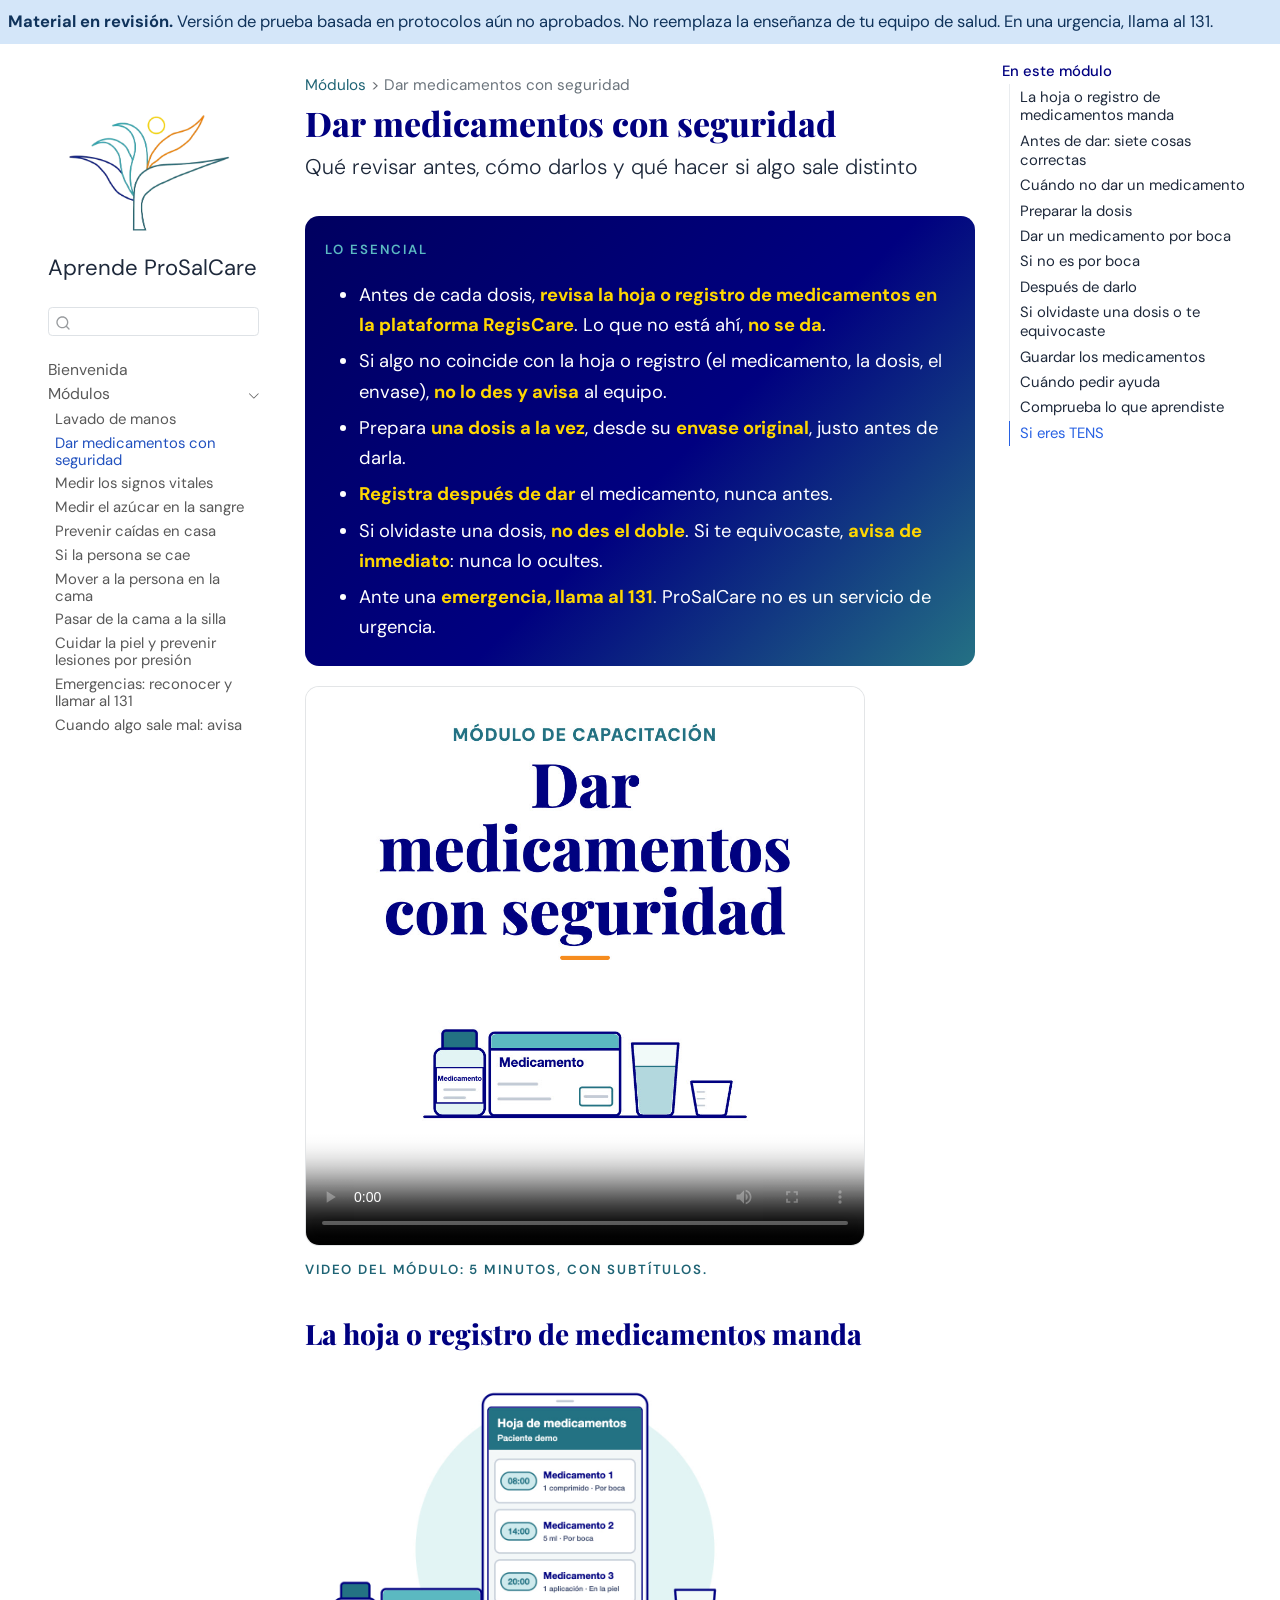
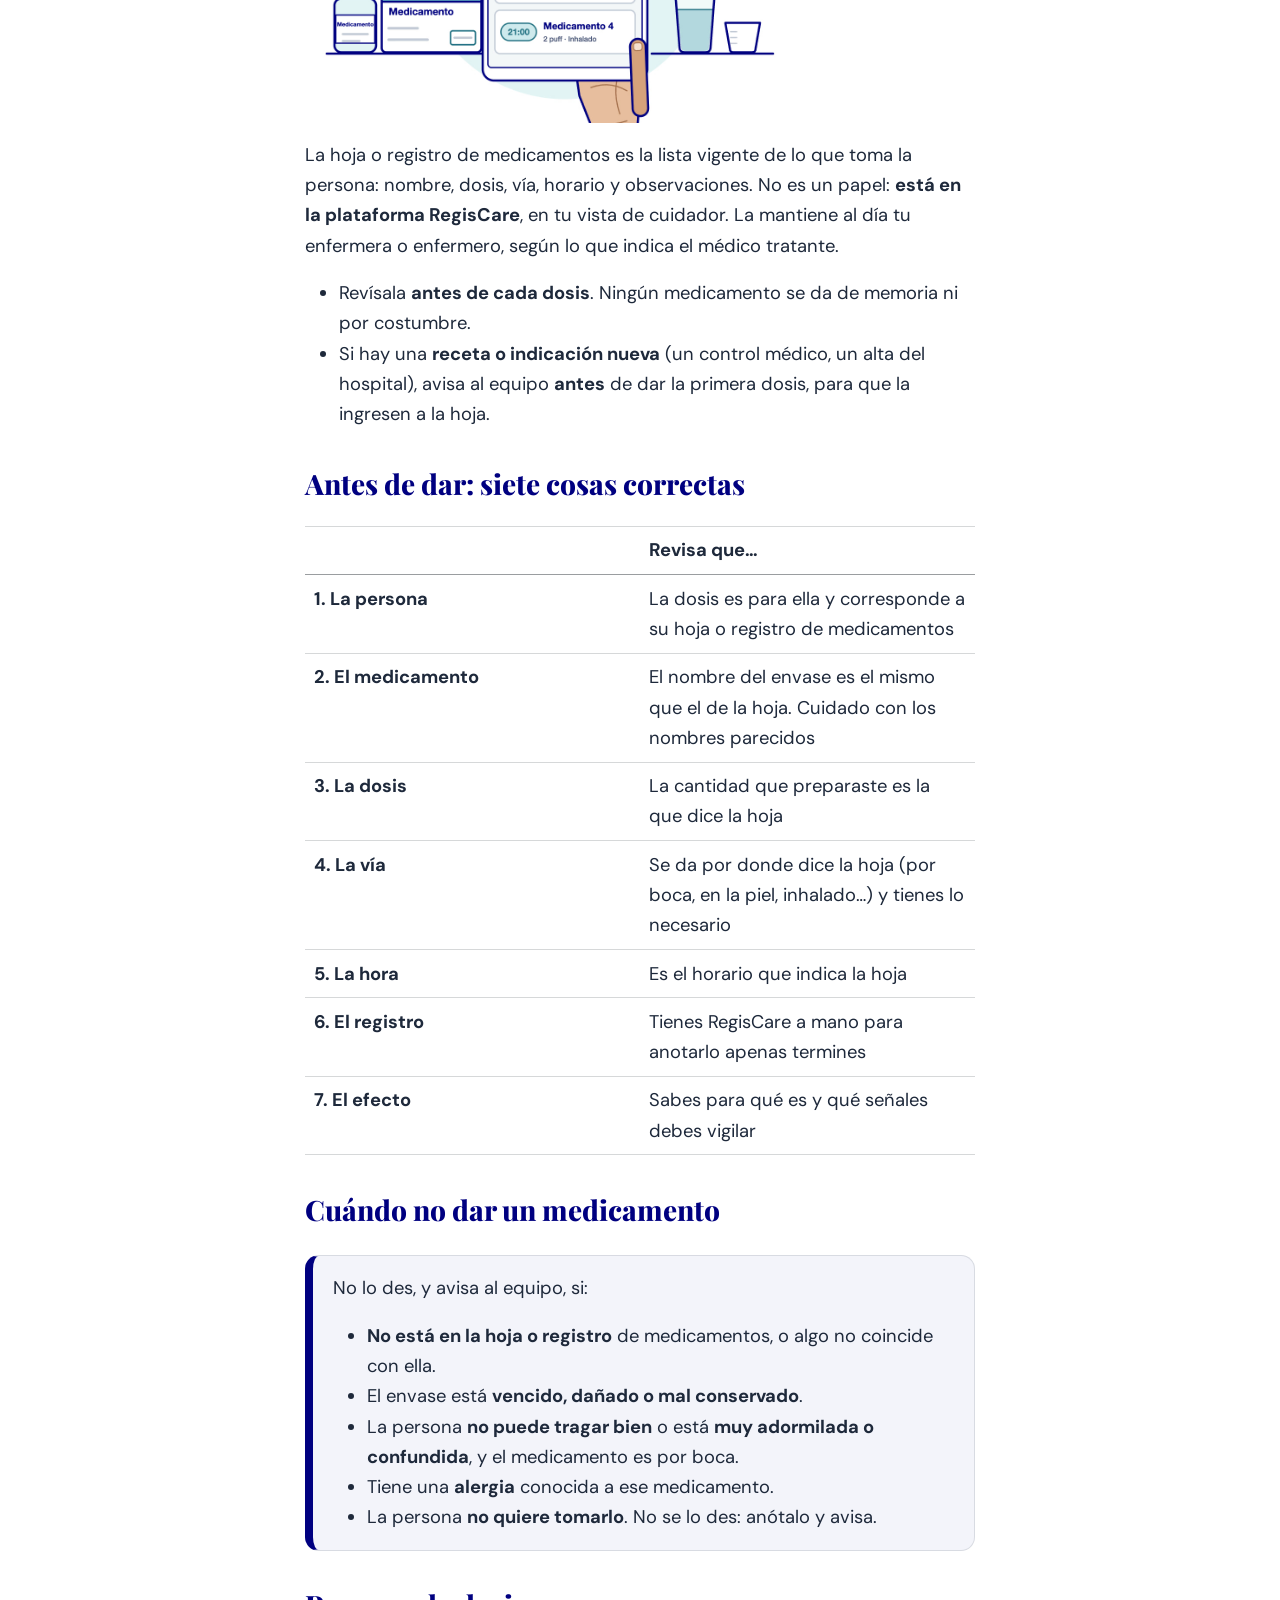
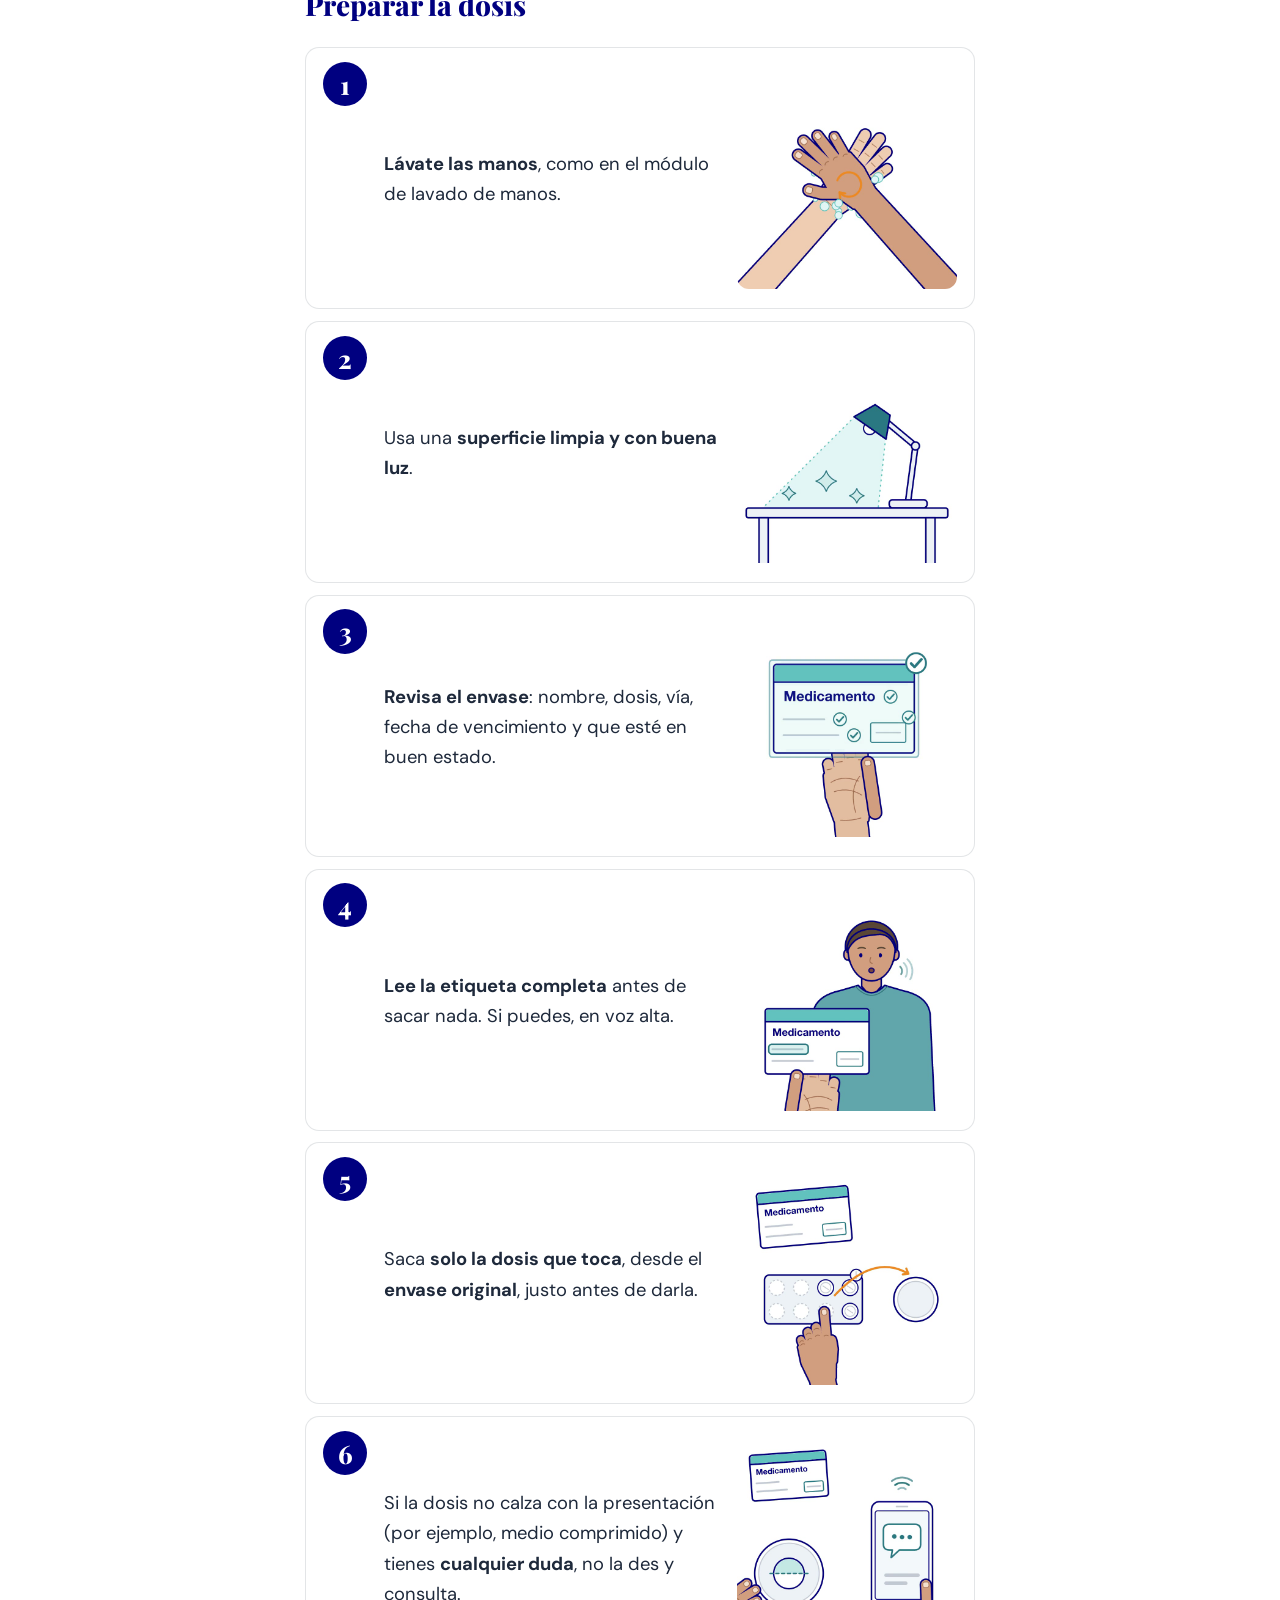
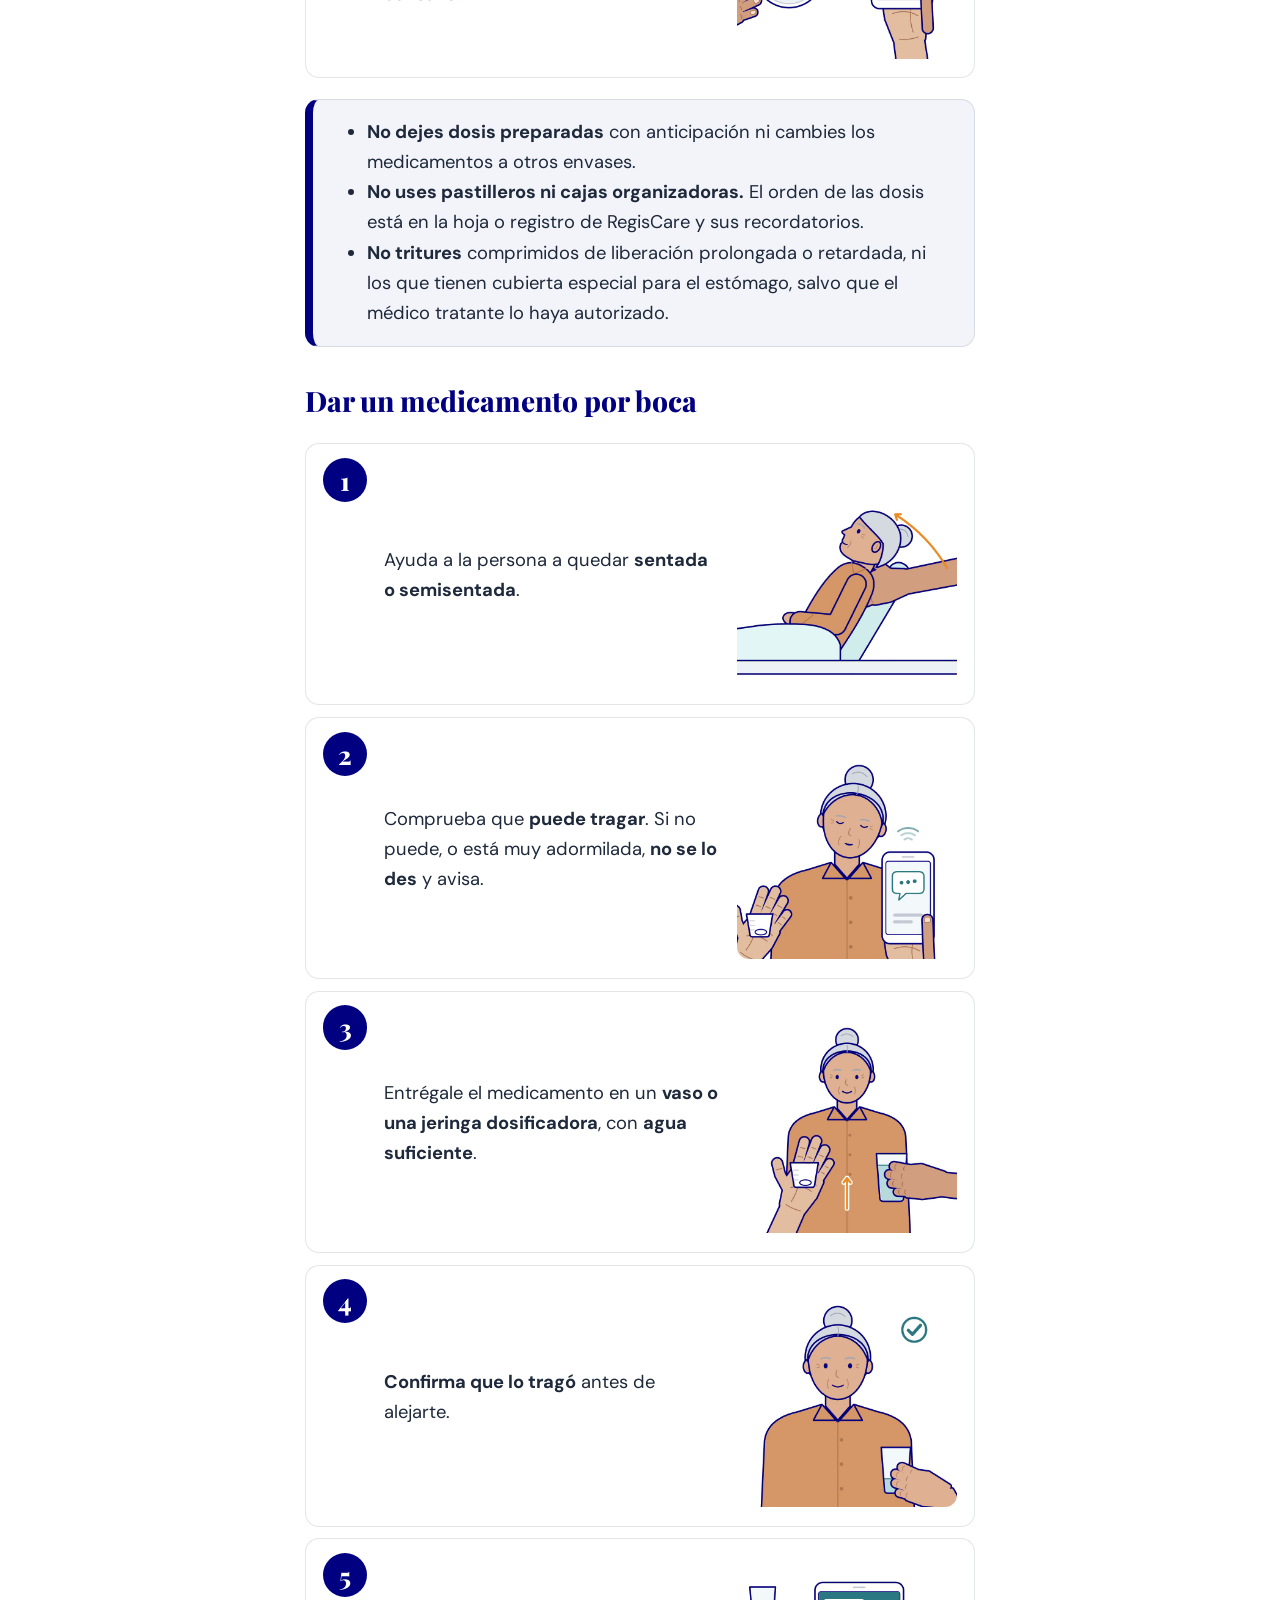
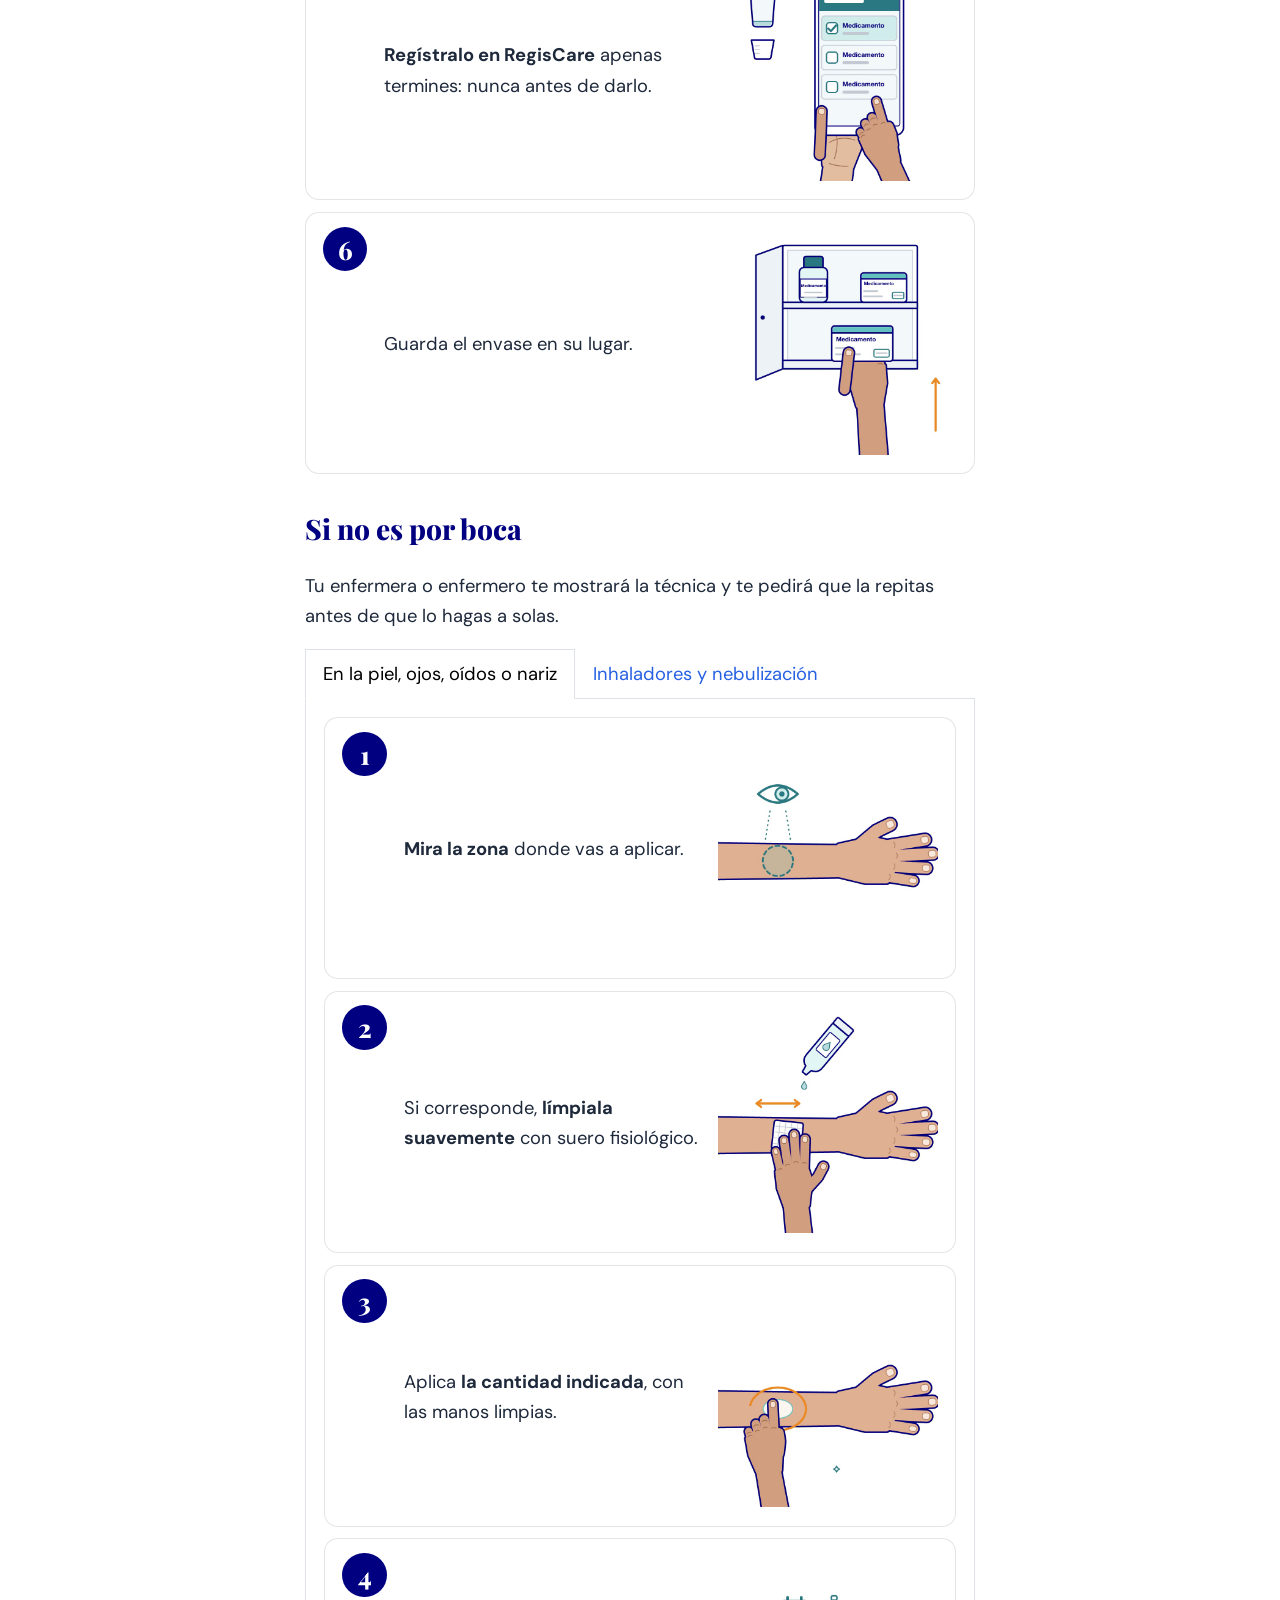
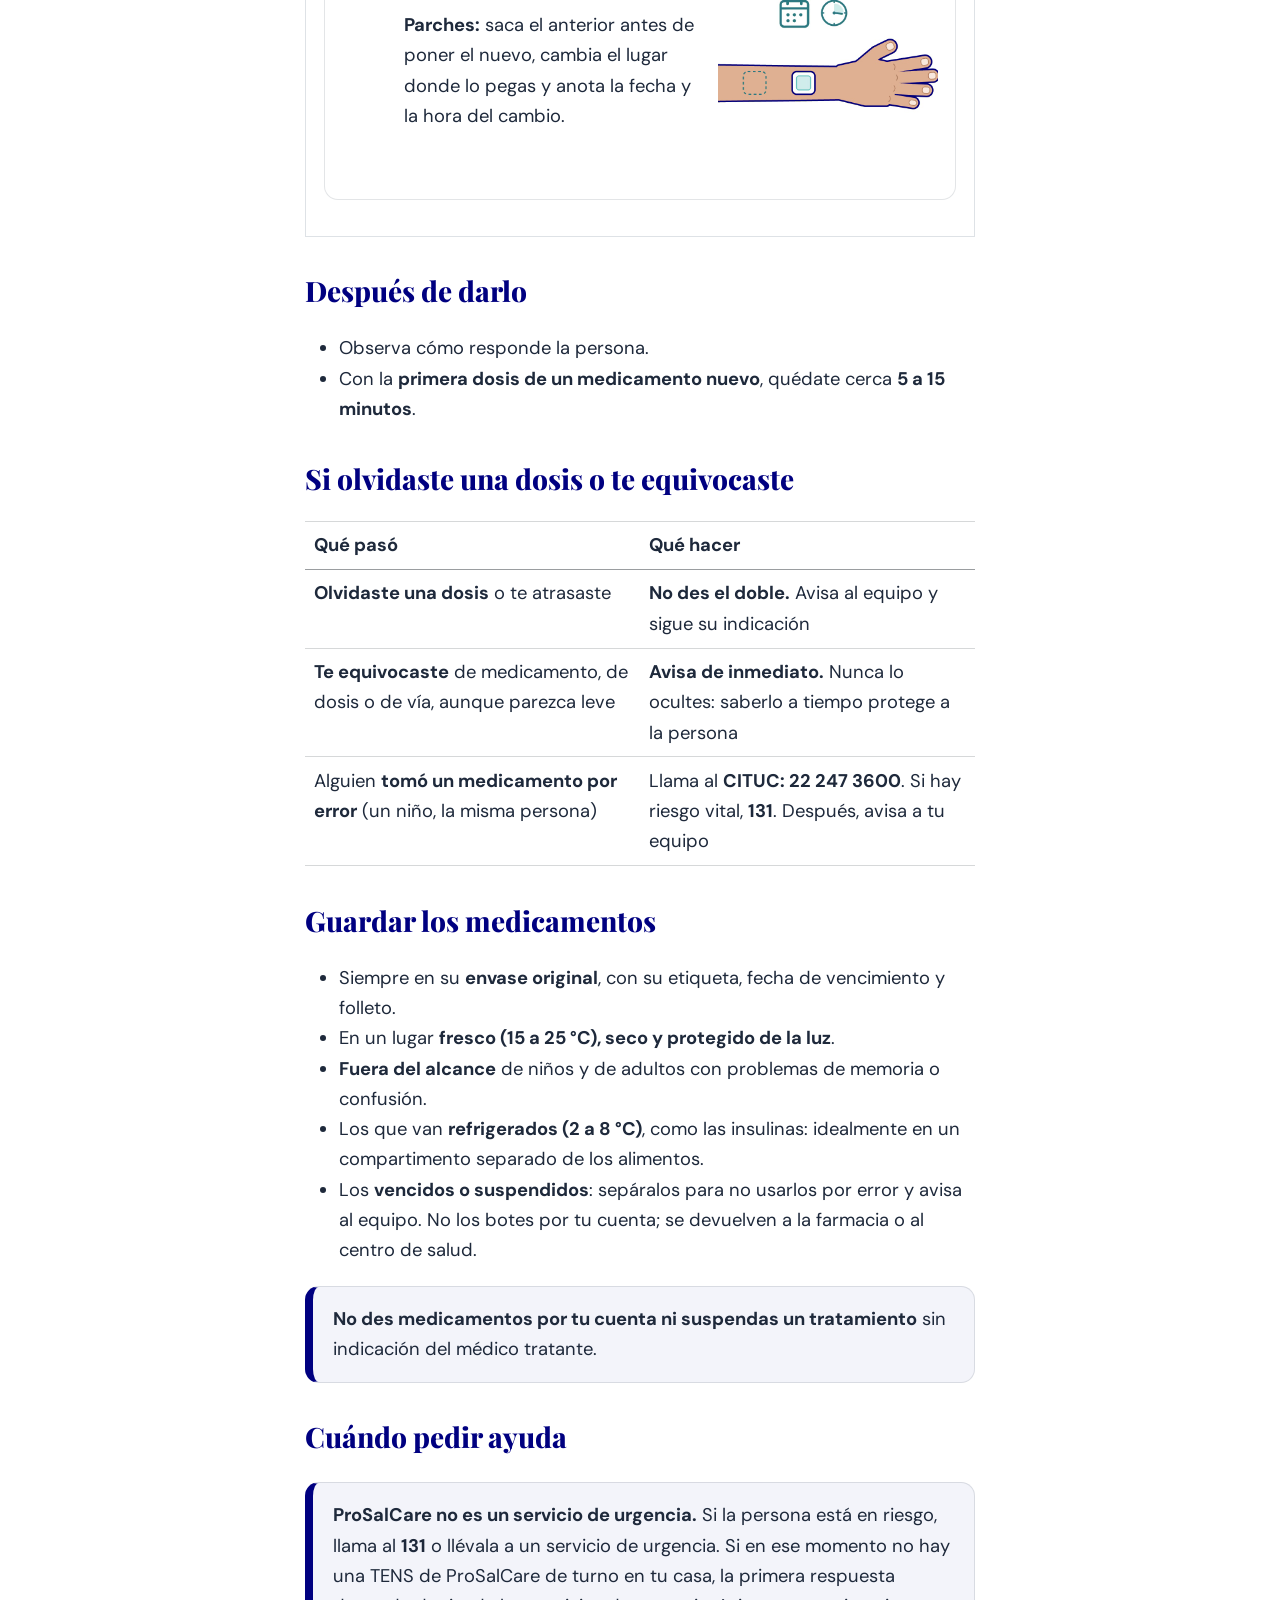
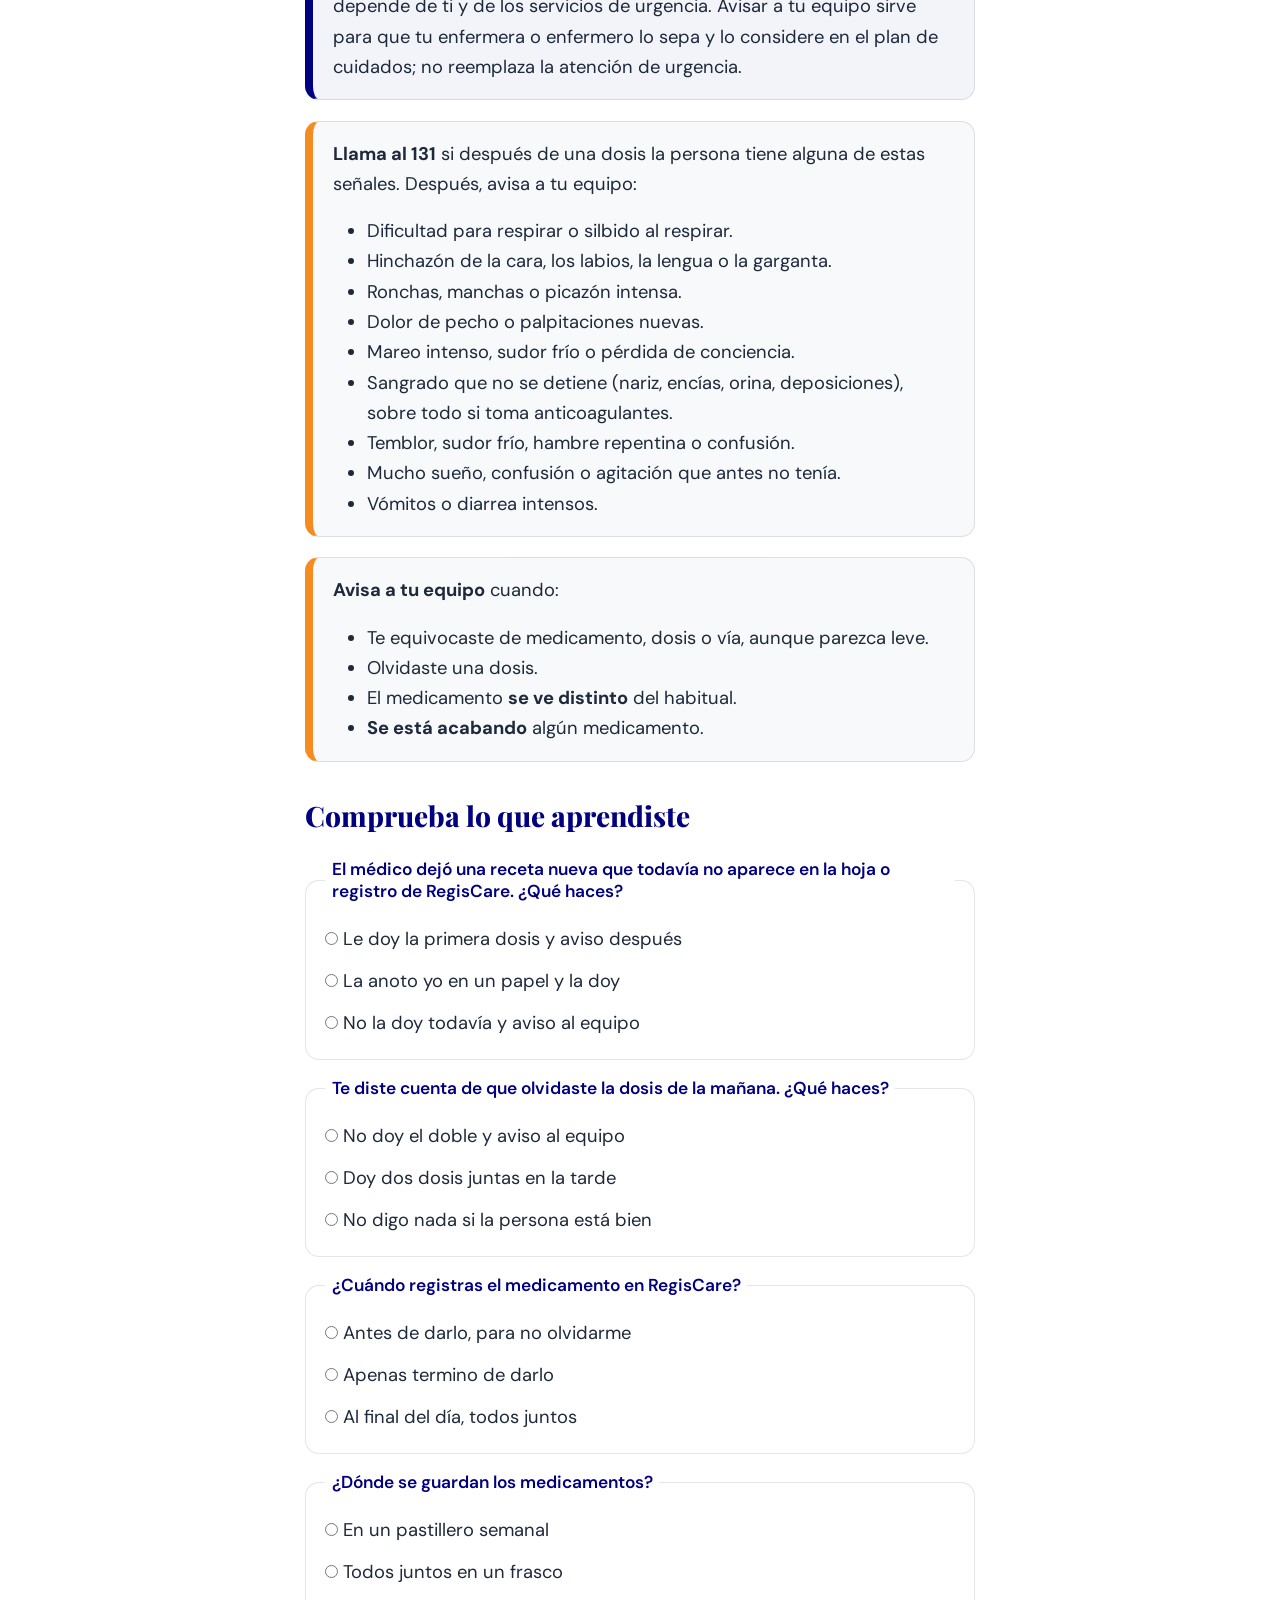
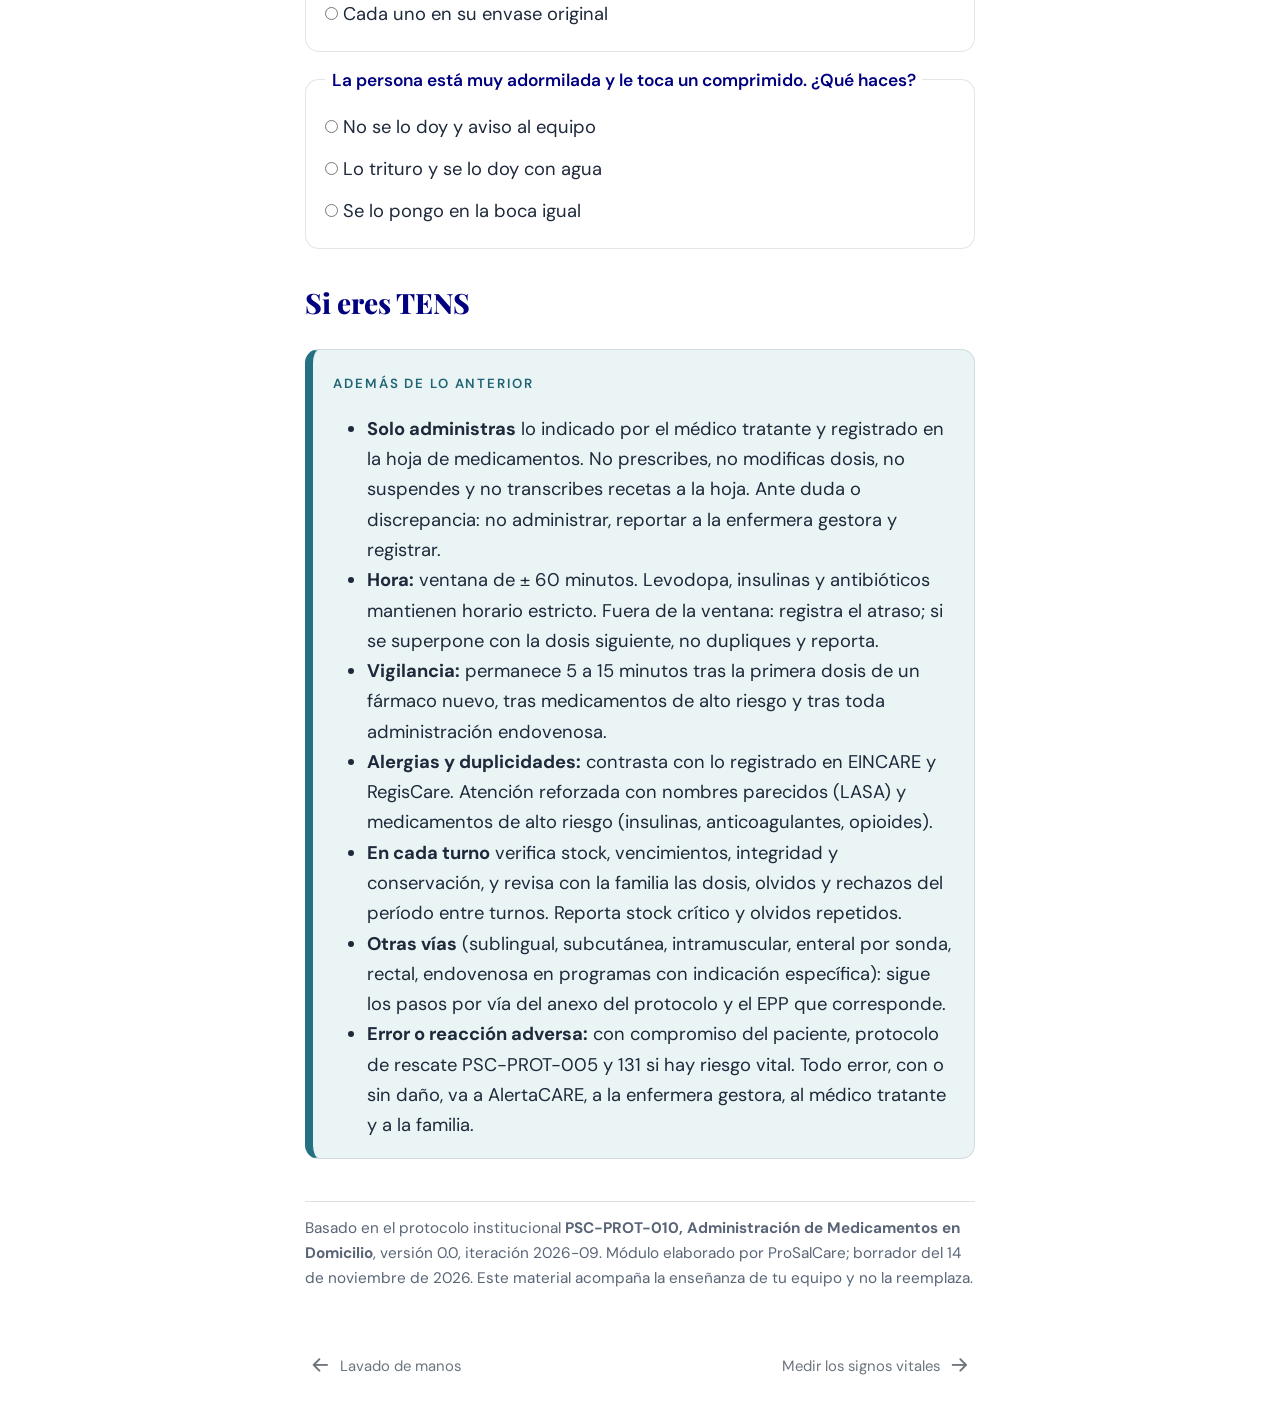
<file: docs/modulos/medicamentos.html>
<!DOCTYPE html>
<html xmlns="http://www.w3.org/1999/xhtml" lang="es" xml:lang="es"><head>

<meta charset="utf-8">
<meta name="generator" content="quarto-1.11.9">

<meta name="viewport" content="width=device-width, initial-scale=1.0, user-scalable=yes">


<title>Dar medicamentos con seguridad – Aprende ProSalCare</title>
<style>
/* Default styles provided by pandoc.
** See https://pandoc.org/MANUAL.html#variables-for-html for config info.
*/
span.smallcaps{font-variant: small-caps;}
div.columns{display: flex; gap: 1.5em;}
div.column{flex: auto;}
@media screen {
div.columns{gap: min(4vw, 1.5em);}
div.column{overflow-x: auto;}
}
div.hanging-indent{margin-left: 1.5em; text-indent: -1.5em;}
ul.task-list{list-style: none;}
ul.task-list li input[type="checkbox"] {
  width: 0.8em;
  margin: 0 0.8em 0.2em -1em; /* quarto-specific, see https://github.com/quarto-dev/quarto-cli/issues/4556 */ 
  vertical-align: middle;
}
</style>


<script src="../site_libs/quarto-nav/quarto-nav.js"></script>
<script src="../site_libs/quarto-nav/headroom.min.js"></script>
<script src="../site_libs/clipboard/clipboard.min.js"></script>
<script src="../site_libs/quarto-search/autocomplete.umd.js"></script>
<script src="../site_libs/quarto-search/fuse.min.js"></script>
<script src="../site_libs/quarto-search/quarto-search.js"></script>
<meta name="quarto:offset" content="../">
<link href="../modulos/signos-vitales-1.html" rel="next">
<link href="../modulos/higiene-de-manos.html" rel="prev">
<link href="../assets/logo-icon.png" rel="icon" type="image/png">
<script src="../site_libs/quarto-html/quarto.js" type="module"></script>
<script src="../site_libs/quarto-html/tabsets/tabsets.js" type="module"></script>
<script src="../site_libs/quarto-html/scrollable-regions/scrollable-regions.js" type="module"></script>
<script src="../site_libs/quarto-html/popper.min.js"></script>
<script src="../site_libs/quarto-html/tippy.umd.min.js"></script>
<script src="../site_libs/quarto-html/anchor.min.js"></script>
<link href="../site_libs/quarto-html/tippy.css" rel="stylesheet">
<link href="../site_libs/quarto-html/quarto-syntax-highlighting-63b5708e65d6cd79cd7618c58d0c21e7.css" rel="stylesheet" id="quarto-text-highlighting-styles">
<script src="../site_libs/bootstrap/bootstrap.min.js"></script>
<link href="../site_libs/bootstrap/bootstrap-icons.css" rel="stylesheet">
<link href="../site_libs/bootstrap/bootstrap-01a495efc5497ac6e3f5457e7ed18e65.min.css" rel="stylesheet" append-hash="true" id="quarto-bootstrap" data-mode="light">
<script id="quarto-search-options" type="application/json">{
  "location": "sidebar",
  "copy-button": false,
  "collapse-after": 3,
  "panel-placement": "start",
  "type": "textbox",
  "limit": 50,
  "keyboard-shortcut": [
    "f",
    "/",
    "s"
  ],
  "show-item-context": false,
  "language": {
    "search-no-results-text": "No se han encontrado resultados",
    "search-matching-documents-text": "documentos encontrados",
    "search-copy-link-title": "Copiar el enlace en la búsqueda",
    "search-hide-matches-text": "Ocultar resultados adicionales",
    "search-more-match-text": "resultado adicional en este documento",
    "search-more-matches-text": "resultados adicionales en este documento",
    "search-clear-button-title": "Borrar",
    "search-text-placeholder": "",
    "search-detached-cancel-button-title": "Cancelar",
    "search-submit-button-title": "Enviar",
    "search-label": "Buscar"
  }
}</script>
<meta name="robots" content="noindex, nofollow">
<link rel="preconnect" href="https://fonts.googleapis.com">
<link rel="preconnect" href="https://fonts.gstatic.com" crossorigin="">
<link rel="stylesheet" href="https://fonts.googleapis.com/css2?family=DM+Sans:opsz,wght@9..40,400;9..40,500;9..40,600;9..40,700&amp;family=Playfair+Display:wght@700;800&amp;display=swap">


<link rel="stylesheet" href="../assets/prosalcare.css">
</head>

<body class="nav-sidebar floating quarto-light"><a id="quarto-skip-link" class="visually-hidden-focusable" href="#quarto-document-content">Saltar al contenido principal</a>

<div id="quarto-search-results"></div>
  <header id="quarto-header" class="headroom fixed-top">
  <nav class="quarto-secondary-nav" aria-label="Barra de herramientas">
    <div class="container-fluid d-flex">
      <button type="button" class="quarto-btn-toggle btn" data-bs-toggle="collapse" role="button" data-bs-target=".quarto-sidebar-collapse-item" aria-controls="quarto-sidebar" aria-expanded="false" aria-label="Alternar barra lateral" onclick="if (window.quartoToggleHeadroom) { window.quartoToggleHeadroom(); }">
        <i class="bi bi-layout-text-sidebar-reverse"></i>
      </button>
        <nav class="quarto-page-breadcrumbs" aria-label="Hilo de Ariadna"><ol class="breadcrumb"><li class="breadcrumb-item"><a href="../modulos/higiene-de-manos.html">Módulos</a></li><li class="breadcrumb-item"><a href="../modulos/medicamentos.html"><span class="chapter-title">Dar medicamentos con seguridad</span></a></li></ol></nav>
        <a class="flex-grow-1" data-bs-toggle="collapse" data-bs-target=".quarto-sidebar-collapse-item" onclick="if (window.quartoToggleHeadroom) { window.quartoToggleHeadroom(); }">      
        </a>
      <button type="button" class="btn quarto-search-button" aria-label="Buscar" onclick="window.quartoOpenSearch();">
        <i class="bi bi-search"></i>
      </button>
    </div>
  </nav>
  <div id="quarto-announcement" data-announcement-id="cbdb576a64ece2369ca439e6d341a6ba" class="alert alert-primary hidden"><div class="quarto-announcement-content">
<p><strong>Material en revisión.</strong> Versión de prueba basada en protocolos aún no aprobados. No reemplaza la enseñanza de tu equipo de salud. En una urgencia, llama al 131.</p>
</div></div>
</header>
<!-- content -->
<div id="quarto-content" class="quarto-container page-columns page-rows-contents page-layout-article">
<!-- sidebar -->
  <nav id="quarto-sidebar" class="sidebar collapse collapse-horizontal quarto-sidebar-collapse-item sidebar-navigation floating overflow-auto" aria-label="Sitio web">
    <div class="pt-lg-2 mt-2 text-left sidebar-header sidebar-header-stacked">
      <a href="../index.html" class="sidebar-logo-link">
      <img src="../assets/logo-icon.png" alt="" class="sidebar-logo light-content py-0 d-lg-inline d-none">
      <img src="../assets/logo-icon.png" alt="" class="sidebar-logo dark-content py-0 d-lg-inline d-none">
      </a>
    <div class="sidebar-title mb-0 py-0">
      <a href="../">Aprende ProSalCare</a> 
    </div>
      </div>
        <div class="mt-2 flex-shrink-0 align-items-center">
        <div class="sidebar-search">
        <div id="quarto-search" class="" title="Buscar"></div>
        </div>
        </div>
    <div class="sidebar-menu-container"> 
    <ul class="list-unstyled mt-1">
        <li class="sidebar-item">
  <div class="sidebar-item-container"> 
  <a href="../index.html" class="sidebar-item-text sidebar-link"><span class="chapter-title">Bienvenida</span></a>
  </div>
</li>
        <li class="sidebar-item sidebar-item-section">
      <div class="sidebar-item-container"> 
            <button type="button" class="sidebar-item-text sidebar-item-toggle sidebar-link text-start" data-bs-toggle="collapse" data-bs-target="#quarto-sidebar-section-1" aria-controls="quarto-sidebar-section-1" aria-expanded="true">
 <span class="menu-text" id="quarto-sidebar-section-1-label">Módulos</span><i class="bi bi-chevron-right" aria-hidden="true"></i></button>
      </div>
      <ul id="quarto-sidebar-section-1" aria-labelledby="quarto-sidebar-section-1-label" class="collapse list-unstyled sidebar-section depth1 show">  
          <li class="sidebar-item">
  <div class="sidebar-item-container"> 
  <a href="../modulos/higiene-de-manos.html" class="sidebar-item-text sidebar-link"><span class="chapter-title">Lavado de manos</span></a>
  </div>
</li>
          <li class="sidebar-item">
  <div class="sidebar-item-container"> 
  <a href="../modulos/medicamentos.html" class="sidebar-item-text sidebar-link active"><span class="chapter-title">Dar medicamentos con seguridad</span></a>
  </div>
</li>
          <li class="sidebar-item">
  <div class="sidebar-item-container"> 
  <a href="../modulos/signos-vitales-1.html" class="sidebar-item-text sidebar-link"><span class="chapter-title">Medir los signos vitales</span></a>
  </div>
</li>
          <li class="sidebar-item">
  <div class="sidebar-item-container"> 
  <a href="../modulos/signos-vitales-2.html" class="sidebar-item-text sidebar-link"><span class="chapter-title">Medir el azúcar en la sangre</span></a>
  </div>
</li>
          <li class="sidebar-item">
  <div class="sidebar-item-container"> 
  <a href="../modulos/prevencion-de-caidas-1.html" class="sidebar-item-text sidebar-link"><span class="chapter-title">Prevenir caídas en casa</span></a>
  </div>
</li>
          <li class="sidebar-item">
  <div class="sidebar-item-container"> 
  <a href="../modulos/prevencion-de-caidas-2.html" class="sidebar-item-text sidebar-link"><span class="chapter-title">Si la persona se cae</span></a>
  </div>
</li>
          <li class="sidebar-item">
  <div class="sidebar-item-container"> 
  <a href="../modulos/movilizacion-y-transferencia-1.html" class="sidebar-item-text sidebar-link"><span class="chapter-title">Mover a la persona en la cama</span></a>
  </div>
</li>
          <li class="sidebar-item">
  <div class="sidebar-item-container"> 
  <a href="../modulos/movilizacion-y-transferencia-2.html" class="sidebar-item-text sidebar-link"><span class="chapter-title">Pasar de la cama a la silla</span></a>
  </div>
</li>
          <li class="sidebar-item">
  <div class="sidebar-item-container"> 
  <a href="../modulos/cuidado-de-la-piel.html" class="sidebar-item-text sidebar-link"><span class="chapter-title">Cuidar la piel y prevenir lesiones por presión</span></a>
  </div>
</li>
          <li class="sidebar-item">
  <div class="sidebar-item-container"> 
  <a href="../modulos/emergencia-y-rescate-1.html" class="sidebar-item-text sidebar-link"><span class="chapter-title">Emergencias: reconocer y llamar al 131</span></a>
  </div>
</li>
          <li class="sidebar-item">
  <div class="sidebar-item-container"> 
  <a href="../modulos/eventos-adversos.html" class="sidebar-item-text sidebar-link"><span class="chapter-title">Cuando algo sale mal: avisa</span></a>
  </div>
</li>
      </ul>
  </li>
    </ul>
    </div>
</nav>
<div id="quarto-sidebar-glass" class="quarto-sidebar-collapse-item" data-bs-toggle="collapse" data-bs-target=".quarto-sidebar-collapse-item"></div>
<!-- margin-sidebar -->
    <div id="quarto-margin-sidebar" class="sidebar margin-sidebar">
        <nav id="TOC" role="doc-toc" aria-labelledby="toc-title" class="toc-active">
    <h2 id="toc-title">En este módulo</h2>
   
  <ul class="collapse">
  <li><a href="#la-hoja-o-registro-de-medicamentos-manda" id="toc-la-hoja-o-registro-de-medicamentos-manda" class="nav-link active" data-scroll-target="#la-hoja-o-registro-de-medicamentos-manda">La hoja o registro de medicamentos manda</a></li>
  <li><a href="#antes-de-dar-siete-cosas-correctas" id="toc-antes-de-dar-siete-cosas-correctas" class="nav-link" data-scroll-target="#antes-de-dar-siete-cosas-correctas">Antes de dar: siete cosas correctas</a></li>
  <li><a href="#cuándo-no-dar-un-medicamento" id="toc-cuándo-no-dar-un-medicamento" class="nav-link" data-scroll-target="#cuándo-no-dar-un-medicamento">Cuándo no dar un medicamento</a></li>
  <li><a href="#preparar-la-dosis" id="toc-preparar-la-dosis" class="nav-link" data-scroll-target="#preparar-la-dosis">Preparar la dosis</a></li>
  <li><a href="#dar-un-medicamento-por-boca" id="toc-dar-un-medicamento-por-boca" class="nav-link" data-scroll-target="#dar-un-medicamento-por-boca">Dar un medicamento por boca</a></li>
  <li><a href="#si-no-es-por-boca" id="toc-si-no-es-por-boca" class="nav-link" data-scroll-target="#si-no-es-por-boca">Si no es por boca</a></li>
  <li><a href="#después-de-darlo" id="toc-después-de-darlo" class="nav-link" data-scroll-target="#después-de-darlo">Después de darlo</a></li>
  <li><a href="#si-olvidaste-una-dosis-o-te-equivocaste" id="toc-si-olvidaste-una-dosis-o-te-equivocaste" class="nav-link" data-scroll-target="#si-olvidaste-una-dosis-o-te-equivocaste">Si olvidaste una dosis o te equivocaste</a></li>
  <li><a href="#guardar-los-medicamentos" id="toc-guardar-los-medicamentos" class="nav-link" data-scroll-target="#guardar-los-medicamentos">Guardar los medicamentos</a></li>
  <li><a href="#cuándo-pedir-ayuda" id="toc-cuándo-pedir-ayuda" class="nav-link" data-scroll-target="#cuándo-pedir-ayuda">Cuándo pedir ayuda</a></li>
  <li><a href="#comprueba-lo-que-aprendiste" id="toc-comprueba-lo-que-aprendiste" class="nav-link" data-scroll-target="#comprueba-lo-que-aprendiste">Comprueba lo que aprendiste</a></li>
  <li><a href="#si-eres-tens" id="toc-si-eres-tens" class="nav-link" data-scroll-target="#si-eres-tens">Si eres TENS</a></li>
  </ul>
</nav>
    </div>
<!-- main -->
<main class="content" id="quarto-document-content" tabindex="-1">

<header id="title-block-header" class="quarto-title-block default"><nav class="quarto-page-breadcrumbs quarto-title-breadcrumbs d-none d-lg-block" aria-label="Hilo de Ariadna"><ol class="breadcrumb"><li class="breadcrumb-item"><a href="../modulos/higiene-de-manos.html">Módulos</a></li><li class="breadcrumb-item"><a href="../modulos/medicamentos.html"><span class="chapter-title">Dar medicamentos con seguridad</span></a></li></ol></nav>
<div class="quarto-title">
<h1 class="title"><span class="chapter-title">Dar medicamentos con seguridad</span></h1>
<p class="subtitle lead">Qué revisar antes, cómo darlos y qué hacer si algo sale distinto</p>
</div>



<div class="quarto-title-meta">

    
  
    
  </div>
  


</header>


<div class="box esencial">
<p><span class="etiqueta">Lo esencial</span></p>
<ul>
<li>Antes de cada dosis, <strong>revisa la hoja o registro de medicamentos en la plataforma RegisCare</strong>. Lo que no está ahí, <strong>no se da</strong>.</li>
<li>Si algo no coincide con la hoja o registro (el medicamento, la dosis, el envase), <strong>no lo des y avisa</strong> al equipo.</li>
<li>Prepara <strong>una dosis a la vez</strong>, desde su <strong>envase original</strong>, justo antes de darla.</li>
<li><strong>Registra después de dar</strong> el medicamento, nunca antes.</li>
<li>Si olvidaste una dosis, <strong>no des el doble</strong>. Si te equivocaste, <strong>avisa de inmediato</strong>: nunca lo ocultes.</li>
<li>Ante una <strong>emergencia, llama al 131</strong>. ProSalCare no es un servicio de urgencia.</li>
</ul>
</div>
<video class="modulo-vid" controls="" playsinline="" preload="metadata" poster="../assets/media/medicamentos/video-modulo.jpg">
<source src="../assets/media/medicamentos/video-modulo.mp4" type="video/mp4">
<track kind="subtitles" srclang="es" label="Español" src="../assets/media/medicamentos/video-modulo.vtt" default="">
</video>
<p><span class="etiqueta">Video del módulo: 5 minutos, con subtítulos.</span></p>
<section id="la-hoja-o-registro-de-medicamentos-manda" class="level2">
<h2 class="anchored" data-anchor-id="la-hoja-o-registro-de-medicamentos-manda">La hoja o registro de medicamentos manda</h2>
<p><img src="../assets/media/medicamentos/hoja-medicamentos.jpg" class="img-fluid" alt="Un teléfono con una lista titulada Hoja de medicamentos, con filas genéricas de medicamento, dosis, vía y hora" width="520"></p>
<p>La hoja o registro de medicamentos es la lista vigente de lo que toma la persona: nombre, dosis, vía, horario y observaciones. No es un papel: <strong>está en la plataforma RegisCare</strong>, en tu vista de cuidador. La mantiene al día tu enfermera o enfermero, según lo que indica el médico tratante.</p>
<ul>
<li>Revísala <strong>antes de cada dosis</strong>. Ningún medicamento se da de memoria ni por costumbre.</li>
<li>Si hay una <strong>receta o indicación nueva</strong> (un control médico, un alta del hospital), avisa al equipo <strong>antes</strong> de dar la primera dosis, para que la ingresen a la hoja.</li>
</ul>
</section>
<section id="antes-de-dar-siete-cosas-correctas" class="level2">
<h2 class="anchored" data-anchor-id="antes-de-dar-siete-cosas-correctas">Antes de dar: siete cosas correctas</h2>
<table class="caption-top table">
<colgroup>
<col style="width: 50%">
<col style="width: 50%">
</colgroup>
<thead>
<tr class="header">
<th></th>
<th>Revisa que…</th>
</tr>
</thead>
<tbody>
<tr class="odd">
<td><strong>1. La persona</strong></td>
<td>La dosis es para ella y corresponde a su hoja o registro de medicamentos</td>
</tr>
<tr class="even">
<td><strong>2. El medicamento</strong></td>
<td>El nombre del envase es el mismo que el de la hoja. Cuidado con los nombres parecidos</td>
</tr>
<tr class="odd">
<td><strong>3. La dosis</strong></td>
<td>La cantidad que preparaste es la que dice la hoja</td>
</tr>
<tr class="even">
<td><strong>4. La vía</strong></td>
<td>Se da por donde dice la hoja (por boca, en la piel, inhalado…) y tienes lo necesario</td>
</tr>
<tr class="odd">
<td><strong>5. La hora</strong></td>
<td>Es el horario que indica la hoja</td>
</tr>
<tr class="even">
<td><strong>6. El registro</strong></td>
<td>Tienes RegisCare a mano para anotarlo apenas termines</td>
</tr>
<tr class="odd">
<td><strong>7. El efecto</strong></td>
<td>Sabes para qué es y qué señales debes vigilar</td>
</tr>
</tbody>
</table>
</section>
<section id="cuándo-no-dar-un-medicamento" class="level2">
<h2 class="anchored" data-anchor-id="cuándo-no-dar-un-medicamento">Cuándo no dar un medicamento</h2>
<div class="box nunca">
<p>No lo des, y avisa al equipo, si:</p>
<ul>
<li><strong>No está en la hoja o registro</strong> de medicamentos, o algo no coincide con ella.</li>
<li>El envase está <strong>vencido, dañado o mal conservado</strong>.</li>
<li>La persona <strong>no puede tragar bien</strong> o está <strong>muy adormilada o confundida</strong>, y el medicamento es por boca.</li>
<li>Tiene una <strong>alergia</strong> conocida a ese medicamento.</li>
<li>La persona <strong>no quiere tomarlo</strong>. No se lo des: anótalo y avisa.</li>
</ul>
</div>
</section>
<section id="preparar-la-dosis" class="level2">
<h2 class="anchored" data-anchor-id="preparar-la-dosis">Preparar la dosis</h2>
<ol class="pasos">
<li>
<span class="paso-txt"><strong>Lávate las manos</strong>, como en el módulo de lavado de manos.</span><video class="paso-vid" src="../assets/media/medicamentos/preparar-01.mp4" poster="../assets/media/medicamentos/preparar-01.jpg" loop="" muted="" playsinline="" preload="none" aria-label="Manos frotándose con jabón"></video>
</li>
<li>
<span class="paso-txt">Usa una <strong>superficie limpia y con buena luz</strong>.</span><video class="paso-vid" src="../assets/media/medicamentos/preparar-02.mp4" poster="../assets/media/medicamentos/preparar-02.jpg" loop="" muted="" playsinline="" preload="none" aria-label="Una lámpara ilumina una mesa despejada y limpia"></video>
</li>
<li>
<span class="paso-txt"><strong>Revisa el envase</strong>: nombre, dosis, vía, fecha de vencimiento y que esté en buen estado.</span><video class="paso-vid" src="../assets/media/medicamentos/preparar-03.mp4" poster="../assets/media/medicamentos/preparar-03.jpg" loop="" muted="" playsinline="" preload="none" aria-label="Una mano sostiene la caja y se revisan nombre, dosis, vía y vencimiento"></video>
</li>
<li>
<span class="paso-txt"><strong>Lee la etiqueta completa</strong> antes de sacar nada. Si puedes, en voz alta.</span><video class="paso-vid" src="../assets/media/medicamentos/preparar-04.mp4" poster="../assets/media/medicamentos/preparar-04.jpg" loop="" muted="" playsinline="" preload="none" aria-label="Una persona lee en voz alta la etiqueta de la caja"></video>
</li>
<li>
<span class="paso-txt">Saca <strong>solo la dosis que toca</strong>, desde el <strong>envase original</strong>, justo antes de darla.</span><video class="paso-vid" src="../assets/media/medicamentos/preparar-05.mp4" poster="../assets/media/medicamentos/preparar-05.jpg" loop="" muted="" playsinline="" preload="none" aria-label="Un dedo saca un solo comprimido del blíster hacia un vasito"></video>
</li>
<li>
<span class="paso-txt">Si la dosis no calza con la presentación (por ejemplo, medio comprimido) y tienes <strong>cualquier duda</strong>, no la des y consulta.</span><video class="paso-vid" src="../assets/media/medicamentos/preparar-06.mp4" poster="../assets/media/medicamentos/preparar-06.jpg" loop="" muted="" playsinline="" preload="none" aria-label="Una mano retira el vasito y la otra toma el teléfono para consultar"></video>
</li>
</ol>
<div class="box nunca">
<ul>
<li><strong>No dejes dosis preparadas</strong> con anticipación ni cambies los medicamentos a otros envases.</li>
<li><strong>No uses pastilleros ni cajas organizadoras.</strong> El orden de las dosis está en la hoja o registro de RegisCare y sus recordatorios.</li>
<li><strong>No tritures</strong> comprimidos de liberación prolongada o retardada, ni los que tienen cubierta especial para el estómago, salvo que el médico tratante lo haya autorizado.</li>
</ul>
</div>
</section>
<section id="dar-un-medicamento-por-boca" class="level2">
<h2 class="anchored" data-anchor-id="dar-un-medicamento-por-boca">Dar un medicamento por boca</h2>
<ol class="pasos">
<li>
<span class="paso-txt">Ayuda a la persona a quedar <strong>sentada o semisentada</strong>.</span><video class="paso-vid" src="../assets/media/medicamentos/boca-01.mp4" poster="../assets/media/medicamentos/boca-01.jpg" loop="" muted="" playsinline="" preload="none" aria-label="La persona pasa de recostada a semisentada con ayuda"></video>
</li>
<li>
<span class="paso-txt">Comprueba que <strong>puede tragar</strong>. Si no puede, o está muy adormilada, <strong>no se lo des</strong> y avisa.</span><video class="paso-vid" src="../assets/media/medicamentos/boca-02.mp4" poster="../assets/media/medicamentos/boca-02.jpg" loop="" muted="" playsinline="" preload="none" aria-label="La persona traga bien; si está adormilada, se retira el medicamento y se avisa"></video>
</li>
<li>
<span class="paso-txt">Entrégale el medicamento en un <strong>vaso o una jeringa dosificadora</strong>, con <strong>agua suficiente</strong>.</span><video class="paso-vid" src="../assets/media/medicamentos/boca-03.mp4" poster="../assets/media/medicamentos/boca-03.jpg" loop="" muted="" playsinline="" preload="none" aria-label="Se ofrece el medicamento en un vasito o jeringa dosificadora, con un vaso de agua"></video>
</li>
<li>
<span class="paso-txt"><strong>Confirma que lo tragó</strong> antes de alejarte.</span><video class="paso-vid" src="../assets/media/medicamentos/boca-04.mp4" poster="../assets/media/medicamentos/boca-04.jpg" loop="" muted="" playsinline="" preload="none" aria-label="La persona bebe agua y traga"></video>
</li>
<li>
<span class="paso-txt"><strong>Regístralo en RegisCare</strong> apenas termines: nunca antes de darlo.</span><video class="paso-vid" src="../assets/media/medicamentos/boca-05.mp4" poster="../assets/media/medicamentos/boca-05.jpg" loop="" muted="" playsinline="" preload="none" aria-label="Un dedo marca el medicamento en la lista del teléfono"></video>
</li>
<li>
<span class="paso-txt">Guarda el envase en su lugar.</span><video class="paso-vid" src="../assets/media/medicamentos/boca-06.mp4" poster="../assets/media/medicamentos/boca-06.jpg" loop="" muted="" playsinline="" preload="none" aria-label="Una mano guarda la caja en un mueble alto"></video>
</li>
</ol>
</section>
<section id="si-no-es-por-boca" class="level2">
<h2 class="anchored" data-anchor-id="si-no-es-por-boca">Si no es por boca</h2>
<p>Tu enfermera o enfermero te mostrará la técnica y te pedirá que la repitas antes de que lo hagas a solas.</p>
<div class="tabset-margin-container"></div><div class="panel-tabset">
<ul class="nav nav-tabs" role="tablist"><li class="nav-item" role="presentation"><a class="nav-link active" id="tabset-1-1-tab" data-bs-toggle="tab" data-bs-target="#tabset-1-1" role="tab" aria-controls="tabset-1-1" aria-selected="true" href="">En la piel, ojos, oídos o nariz</a></li><li class="nav-item" role="presentation"><a class="nav-link" id="tabset-1-2-tab" data-bs-toggle="tab" data-bs-target="#tabset-1-2" role="tab" aria-controls="tabset-1-2" aria-selected="false" href="">Inhaladores y nebulización</a></li></ul>
<div class="tab-content">
<div id="tabset-1-1" class="tab-pane active" role="tabpanel" aria-labelledby="tabset-1-1-tab">
<ol class="pasos">
<li>
<span class="paso-txt"><strong>Mira la zona</strong> donde vas a aplicar.</span><video class="paso-vid" src="../assets/media/medicamentos/piel-01.mp4" poster="../assets/media/medicamentos/piel-01.jpg" loop="" muted="" playsinline="" preload="none" aria-label="Se observa la zona del antebrazo donde se aplicará"></video>
</li>
<li>
<span class="paso-txt">Si corresponde, <strong>límpiala suavemente</strong> con suero fisiológico.</span><video class="paso-vid" src="../assets/media/medicamentos/piel-02.mp4" poster="../assets/media/medicamentos/piel-02.jpg" loop="" muted="" playsinline="" preload="none" aria-label="Una gasa con suero limpia suavemente la zona"></video>
</li>
<li>
<span class="paso-txt">Aplica <strong>la cantidad indicada</strong>, con las manos limpias.</span><video class="paso-vid" src="../assets/media/medicamentos/piel-03.mp4" poster="../assets/media/medicamentos/piel-03.jpg" loop="" muted="" playsinline="" preload="none" aria-label="Un dedo extiende la cantidad indicada de crema"></video>
</li>
<li>
<span class="paso-txt"><strong>Parches:</strong> saca el anterior antes de poner el nuevo, cambia el lugar donde lo pegas y anota la fecha y la hora del cambio.</span><video class="paso-vid" src="../assets/media/medicamentos/piel-04.mp4" poster="../assets/media/medicamentos/piel-04.jpg" loop="" muted="" playsinline="" preload="none" aria-label="Se retira el parche anterior y se pone uno nuevo en otro lugar; se anota fecha y hora"></video>
</li>
</ol>
</div>
<div id="tabset-1-2" class="tab-pane" role="tabpanel" aria-labelledby="tabset-1-2-tab">
<ol class="pasos">
<li>
<span class="paso-txt">La persona <strong>sentada</strong>, con la cabeza levemente hacia atrás.</span><video class="paso-vid" src="../assets/media/medicamentos/inhalar-01.mp4" poster="../assets/media/medicamentos/inhalar-01.jpg" loop="" muted="" playsinline="" preload="none" aria-label="La persona sentada inclina levemente la cabeza hacia atrás"></video>
</li>
<li>
<span class="paso-txt"><strong>Inhalador:</strong> úsalo con <strong>aerocámara</strong>, agítalo antes de cada puff y espera <strong>30 a 60 segundos</strong> entre un puff y otro.</span><video class="paso-vid" src="../assets/media/medicamentos/inhalar-02.mp4" poster="../assets/media/medicamentos/inhalar-02.jpg" loop="" muted="" playsinline="" preload="none" aria-label="Se agita el inhalador, se usa con aerocámara y se espera entre puffs"></video>
</li>
<li>
<span class="paso-txt"><strong>Nebulización:</strong> prepara la dilución tal como está indicada, ajusta bien la mascarilla y mantenla <strong>5 a 15 minutos</strong>.</span><video class="paso-vid" src="../assets/media/medicamentos/inhalar-03.mp4" poster="../assets/media/medicamentos/inhalar-03.jpg" loop="" muted="" playsinline="" preload="none" aria-label="Se prepara el nebulizador y la persona lo usa con la mascarilla ajustada"></video>
</li>
<li>
<span class="paso-txt">Si el medicamento es un corticoide inhalado, que la persona <strong>se enjuague la boca</strong> al terminar.</span><video class="paso-vid" src="../assets/media/medicamentos/inhalar-04.mp4" poster="../assets/media/medicamentos/inhalar-04.jpg" loop="" muted="" playsinline="" preload="none" aria-label="La persona se enjuaga la boca"></video>
</li>
</ol>
</div>
</div>
</div>
</section>
<section id="después-de-darlo" class="level2">
<h2 class="anchored" data-anchor-id="después-de-darlo">Después de darlo</h2>
<ul>
<li>Observa cómo responde la persona.</li>
<li>Con la <strong>primera dosis de un medicamento nuevo</strong>, quédate cerca <strong>5 a 15 minutos</strong>.</li>
</ul>
</section>
<section id="si-olvidaste-una-dosis-o-te-equivocaste" class="level2">
<h2 class="anchored" data-anchor-id="si-olvidaste-una-dosis-o-te-equivocaste">Si olvidaste una dosis o te equivocaste</h2>
<table class="caption-top table">
<colgroup>
<col style="width: 50%">
<col style="width: 50%">
</colgroup>
<thead>
<tr class="header">
<th>Qué pasó</th>
<th>Qué hacer</th>
</tr>
</thead>
<tbody>
<tr class="odd">
<td><strong>Olvidaste una dosis</strong> o te atrasaste</td>
<td><strong>No des el doble.</strong> Avisa al equipo y sigue su indicación</td>
</tr>
<tr class="even">
<td><strong>Te equivocaste</strong> de medicamento, de dosis o de vía, aunque parezca leve</td>
<td><strong>Avisa de inmediato.</strong> Nunca lo ocultes: saberlo a tiempo protege a la persona</td>
</tr>
<tr class="odd">
<td>Alguien <strong>tomó un medicamento por error</strong> (un niño, la misma persona)</td>
<td>Llama al <strong>CITUC: 22 247 3600</strong>. Si hay riesgo vital, <strong>131</strong>. Después, avisa a tu equipo</td>
</tr>
</tbody>
</table>
</section>
<section id="guardar-los-medicamentos" class="level2">
<h2 class="anchored" data-anchor-id="guardar-los-medicamentos">Guardar los medicamentos</h2>
<ul>
<li>Siempre en su <strong>envase original</strong>, con su etiqueta, fecha de vencimiento y folleto.</li>
<li>En un lugar <strong>fresco (15 a 25 °C), seco y protegido de la luz</strong>.</li>
<li><strong>Fuera del alcance</strong> de niños y de adultos con problemas de memoria o confusión.</li>
<li>Los que van <strong>refrigerados (2 a 8 °C)</strong>, como las insulinas: idealmente en un compartimento separado de los alimentos.</li>
<li>Los <strong>vencidos o suspendidos</strong>: sepáralos para no usarlos por error y avisa al equipo. No los botes por tu cuenta; se devuelven a la farmacia o al centro de salud.</li>
</ul>
<div class="box nunca">
<p><strong>No des medicamentos por tu cuenta ni suspendas un tratamiento</strong> sin indicación del médico tratante.</p>
</div>
</section>
<section id="cuándo-pedir-ayuda" class="level2">
<h2 class="anchored" data-anchor-id="cuándo-pedir-ayuda">Cuándo pedir ayuda</h2>
<div class="box nunca">
<p><strong>ProSalCare no es un servicio de urgencia.</strong> Si la persona está en riesgo, llama al <strong>131</strong> o llévala a un servicio de urgencia. Si en ese momento no hay una TENS de ProSalCare de turno en tu casa, la primera respuesta depende de ti y de los servicios de urgencia. Avisar a tu equipo sirve para que tu enfermera o enfermero lo sepa y lo considere en el plan de cuidados; no reemplaza la atención de urgencia.</p>
</div>
<div class="box avisar">
<p><strong>Llama al 131</strong> si después de una dosis la persona tiene alguna de estas señales. Después, avisa a tu equipo:</p>
<ul>
<li>Dificultad para respirar o silbido al respirar.</li>
<li>Hinchazón de la cara, los labios, la lengua o la garganta.</li>
<li>Ronchas, manchas o picazón intensa.</li>
<li>Dolor de pecho o palpitaciones nuevas.</li>
<li>Mareo intenso, sudor frío o pérdida de conciencia.</li>
<li>Sangrado que no se detiene (nariz, encías, orina, deposiciones), sobre todo si toma anticoagulantes.</li>
<li>Temblor, sudor frío, hambre repentina o confusión.</li>
<li>Mucho sueño, confusión o agitación que antes no tenía.</li>
<li>Vómitos o diarrea intensos.</li>
</ul>
</div>
<div class="box avisar">
<p><strong>Avisa a tu equipo</strong> cuando:</p>
<ul>
<li>Te equivocaste de medicamento, dosis o vía, aunque parezca leve.</li>
<li>Olvidaste una dosis.</li>
<li>El medicamento <strong>se ve distinto</strong> del habitual.</li>
<li><strong>Se está acabando</strong> algún medicamento.</li>
</ul>
</div>
</section>
<section id="comprueba-lo-que-aprendiste" class="level2">
<h2 class="anchored" data-anchor-id="comprueba-lo-que-aprendiste">Comprueba lo que aprendiste</h2>
<div class="quiz">
<fieldset data-ok="2" data-por="Lo que no está en la hoja o registro de medicamentos no se da. Se avisa al equipo para que lo ingresen antes de la primera dosis.">
<legend>El médico dejó una receta nueva que todavía no aparece en la hoja o registro de RegisCare. ¿Qué haces?</legend> <label><input type="radio"> Le doy la primera dosis y aviso después</label> <label><input type="radio"> La anoto yo en un papel y la doy</label> <label><input type="radio"> No la doy todavía y aviso al equipo</label>
</fieldset>
<fieldset data-ok="0" data-por="Nunca se da doble dosis. Se avisa al equipo y se sigue su indicación.">
<legend>Te diste cuenta de que olvidaste la dosis de la mañana. ¿Qué haces?</legend> <label><input type="radio"> No doy el doble y aviso al equipo</label> <label><input type="radio"> Doy dos dosis juntas en la tarde</label> <label><input type="radio"> No digo nada si la persona está bien</label>
</fieldset>
<fieldset data-ok="1" data-por="Se registra inmediatamente después de dar el medicamento, nunca antes.">
<legend>¿Cuándo registras el medicamento en RegisCare?</legend> <label><input type="radio"> Antes de darlo, para no olvidarme</label> <label><input type="radio"> Apenas termino de darlo</label> <label><input type="radio"> Al final del día, todos juntos</label>
</fieldset>
<fieldset data-ok="2" data-por="Los medicamentos van siempre en su envase original; ProSalCare no usa pastilleros ni cajas organizadoras.">
<legend>¿Dónde se guardan los medicamentos?</legend> <label><input type="radio"> En un pastillero semanal</label> <label><input type="radio"> Todos juntos en un frasco</label> <label><input type="radio"> Cada uno en su envase original</label>
</fieldset>
<fieldset data-ok="0" data-por="Si no puede tragar bien o está muy adormilada, no se da por boca y se avisa al equipo.">
<legend>La persona está muy adormilada y le toca un comprimido. ¿Qué haces?</legend> <label><input type="radio"> No se lo doy y aviso al equipo</label> <label><input type="radio"> Lo trituro y se lo doy con agua</label> <label><input type="radio"> Se lo pongo en la boca igual</label>
</fieldset>
</div>
</section>
<section id="si-eres-tens" class="level2">
<h2 class="anchored" data-anchor-id="si-eres-tens">Si eres TENS</h2>
<div class="box tens">
<p><span class="etiqueta">Además de lo anterior</span></p>
<ul>
<li><strong>Solo administras</strong> lo indicado por el médico tratante y registrado en la hoja de medicamentos. No prescribes, no modificas dosis, no suspendes y no transcribes recetas a la hoja. Ante duda o discrepancia: no administrar, reportar a la enfermera gestora y registrar.</li>
<li><strong>Hora:</strong> ventana de ± 60 minutos. Levodopa, insulinas y antibióticos mantienen horario estricto. Fuera de la ventana: registra el atraso; si se superpone con la dosis siguiente, no dupliques y reporta.</li>
<li><strong>Vigilancia:</strong> permanece 5 a 15 minutos tras la primera dosis de un fármaco nuevo, tras medicamentos de alto riesgo y tras toda administración endovenosa.</li>
<li><strong>Alergias y duplicidades:</strong> contrasta con lo registrado en EINCARE y RegisCare. Atención reforzada con nombres parecidos (LASA) y medicamentos de alto riesgo (insulinas, anticoagulantes, opioides).</li>
<li><strong>En cada turno</strong> verifica stock, vencimientos, integridad y conservación, y revisa con la familia las dosis, olvidos y rechazos del período entre turnos. Reporta stock crítico y olvidos repetidos.</li>
<li><strong>Otras vías</strong> (sublingual, subcutánea, intramuscular, enteral por sonda, rectal, endovenosa en programas con indicación específica): sigue los pasos por vía del anexo del protocolo y el EPP que corresponde.</li>
<li><strong>Error o reacción adversa:</strong> con compromiso del paciente, protocolo de rescate PSC-PROT-005 y 131 si hay riesgo vital. Todo error, con o sin daño, va a AlertaCARE, a la enfermera gestora, al médico tratante y a la familia.</li>
</ul>
</div>
<div class="origen">
<p>Basado en el protocolo institucional <strong>PSC-PROT-010, Administración de Medicamentos en Domicilio</strong>, versión 0.0, iteración 2026-09. Módulo elaborado por ProSalCare; borrador del 14 de noviembre de 2026. Este material acompaña la enseñanza de tu equipo y no la reemplaza.</p>
</div>


</section>

</main> <!-- /main -->
<script id="quarto-html-after-body" type="application/javascript">
  window.document.addEventListener("DOMContentLoaded", function (event) {
    const icon = "";
    const anchorJS = new window.AnchorJS();
    anchorJS.options = {
      placement: 'right',
      icon: icon
    };
    anchorJS.add('.anchored');
    const isCodeAnnotation = (el) => {
      for (const clz of el.classList) {
        if (clz.startsWith('code-annotation-')) {                     
          return true;
        }
      }
      return false;
    }
    const onCopySuccess = function(e) {
      // button target
      const button = e.trigger;
      // don't keep focus
      button.blur();
      // flash "checked"
      button.classList.add('code-copy-button-checked');
      var currentTitle = button.getAttribute("title");
      button.setAttribute("title", "Copiado");
      let tooltip;
      if (window.bootstrap) {
        button.setAttribute("data-bs-toggle", "tooltip");
        button.setAttribute("data-bs-placement", "left");
        button.setAttribute("data-bs-title", "Copiado");
        tooltip = new bootstrap.Tooltip(button, 
          { trigger: "manual", 
            customClass: "code-copy-button-tooltip",
            offset: [0, -8]});
        tooltip.show();    
      }
      setTimeout(function() {
        if (tooltip) {
          tooltip.hide();
          button.removeAttribute("data-bs-title");
          button.removeAttribute("data-bs-toggle");
          button.removeAttribute("data-bs-placement");
        }
        button.setAttribute("title", currentTitle);
        button.classList.remove('code-copy-button-checked');
      }, 1000);
      // clear code selection
      e.clearSelection();
    }
    const getTextToCopy = function(trigger) {
      const outerScaffold = trigger.parentElement.cloneNode(true);
      const codeEl = outerScaffold.querySelector('code');
      for (const childEl of codeEl.children) {
        if (isCodeAnnotation(childEl)) {
          childEl.remove();
        }
      }
      return codeEl.innerText;
    }
    const clipboard = new window.ClipboardJS('.code-copy-button:not([data-in-quarto-modal])', {
      text: getTextToCopy
    });
    clipboard.on('success', onCopySuccess);
    if (window.document.getElementById('quarto-embedded-source-code-modal')) {
      const clipboardModal = new window.ClipboardJS('.code-copy-button[data-in-quarto-modal]', {
        text: getTextToCopy,
        container: window.document.getElementById('quarto-embedded-source-code-modal')
      });
      clipboardModal.on('success', onCopySuccess);
    }
      var localhostRegex = new RegExp(/^(?:http|https):\/\/localhost\:?[0-9]*\//);
      var mailtoRegex = new RegExp(/^mailto:/);
        var filterRegex = new RegExp('/' + window.location.host + '/');
      const newWindowLabel = "(opens in a new tab)";
      const newWindowNoteId = "quarto-ext-newwindow-label";
      // Links reference one hidden label through aria-describedby, so the
      // announcement never changes their accessible name.
      var describeNewWindow = (link) => {
        if (!window.document.getElementById(newWindowNoteId)) {
          var newWindowNote = window.document.createElement("span");
          newWindowNote.id = newWindowNoteId;
          newWindowNote.hidden = true;
          newWindowNote.textContent = newWindowLabel;
          window.document.body.appendChild(newWindowNote);
        }
        var describedBy = (link.getAttribute("aria-describedby") || "").split(/\s+/).filter(Boolean);
        if (!describedBy.includes(newWindowNoteId)) {
          describedBy.push(newWindowNoteId);
          link.setAttribute("aria-describedby", describedBy.join(" "));
        }
      }
      var isInternal = (href) => {
          return filterRegex.test(href) || localhostRegex.test(href) || mailtoRegex.test(href);
      }
      // Inspect non-navigation links and adorn them if external
      window.quartoDecorateExternalLinks = function (root) {
     var links = (root || window.document).querySelectorAll('a[href]:not(.nav-link):not(.navbar-brand):not(.toc-action):not(.sidebar-link):not(.sidebar-item-toggle):not(.pagination-link):not(.no-external):not([aria-hidden]):not(.dropdown-item):not(.quarto-navigation-tool):not(.about-link)');
      for (var i=0; i<links.length; i++) {
        const link = links[i];
        if (!isInternal(link.href)) {
          // undo the damage that might have been done by quarto-nav.js in the case of
          // links that we want to consider external
          if (link.dataset.originalHref !== undefined) {
            link.href = link.dataset.originalHref;
          }
            // target, if specified
            link.setAttribute("target", "_blank");
            if (link.getAttribute("rel") === null) {
              link.setAttribute("rel", "noopener");
            }
            describeNewWindow(link);
          if (!link.classList.contains('no-external-icon')) {
          }
        }
      }
      };
      window.quartoDecorateExternalLinks(window.document);
    // Esc closes the popup (WCAG 1.4.13) and focus leaving both trigger and
    // popup closes it (WCAG 2.4.11); tippy handles neither for interactive popups.
    const hideOnEscAndFocusOut = {
      name: 'hideOnEscAndFocusOut',
      defaultValue: true,
      fn(instance) {
        const dismiss = () => {
          // A show scheduled by the trigger delay would otherwise reopen it
          instance.clearDelayTimeouts();
          instance.hide();
        };
        const onKeyDown = (event) => {
          if (event.key !== 'Escape') {
            return;
          }
          // Keep Esc from also reaching page handlers (e.g. reveal.js overview),
          // except an open reveal.js slide menu, which Esc should close too.
          // The menu handles keys only when its keyboard option is on.
          const menuHandlesEsc = window.Reveal?.getPlugin?.('menu')?.isOpen() &&
            window.Reveal.getConfig().menu?.keyboard !== false;
          if (!menuHandlesEsc) {
            event.stopPropagation();
          }
          if (instance.popper.contains(window.document.activeElement)) {
            // Disabled while refocusing so the focus trigger does not reopen it
            instance.disable();
            instance.reference.focus();
            instance.enable();
          }
          dismiss();
        };
        const onFocusOut = (event) => {
          const target = event.relatedTarget;
          if (target && !instance.reference.contains(target) &&
              !instance.popper.contains(target)) {
            dismiss();
          }
        };
        // On the trigger too: a click trigger (code-annotations: select) has no
        // blur handling. Attached for the instance's lifetime so leaving the
        // trigger also cancels a show still pending on the trigger delay.
        instance.reference.addEventListener('focusout', onFocusOut);
        return {
          onShow() {
            window.document.addEventListener('keydown', onKeyDown, true);
            instance.popper.addEventListener('focusout', onFocusOut);
          },
          onHide() {
            window.document.removeEventListener('keydown', onKeyDown, true);
            instance.popper.removeEventListener('focusout', onFocusOut);
          },
          onDestroy() {
            instance.reference.removeEventListener('focusout', onFocusOut);
          },
        };
      },
    };
    function tippyHover(el, contentFn, onTriggerFn, onUntriggerFn) {
      const config = {
        allowHTML: true,
        maxWidth: 500,
        delay: 100,
        arrow: false,
        appendTo: function(el) {
            return el.parentElement;
        },
        interactive: true,
        interactiveBorder: 10,
        theme: 'quarto',
        placement: 'bottom-start',
        plugins: [hideOnEscAndFocusOut],
      };
      if (contentFn) {
        config.content = contentFn;
      }
      if (onTriggerFn) {
        config.onTrigger = onTriggerFn;
      }
      if (onUntriggerFn) {
        config.onUntrigger = onUntriggerFn;
      }
      window.tippy(el, config); 
    }
    const noterefs = window.document.querySelectorAll('a[role="doc-noteref"]');
    for (var i=0; i<noterefs.length; i++) {
      const ref = noterefs[i];
      tippyHover(ref, function() {
        // use id or data attribute instead here
        let href = ref.getAttribute('data-footnote-href') || ref.getAttribute('href');
        try { href = new URL(href).hash; } catch {}
        const id = href.replace(/^#\/?/, "");
        const note = window.document.getElementById(id);
        if (note) {
          return note.innerHTML;
        } else {
          return "";
        }
      });
    }
    const xrefs = window.document.querySelectorAll('a.quarto-xref');
    const processXRef = (id, note) => {
      // Strip column container classes
      const stripColumnClz = (el) => {
        el.classList.remove("page-full", "page-columns");
        if (el.children) {
          for (const child of el.children) {
            stripColumnClz(child);
          }
        }
      }
      stripColumnClz(note)
      if (id === null || id.startsWith('sec-')) {
        // Special case sections, only their first couple elements
        const container = document.createElement("div");
        if (note.children && note.children.length > 2) {
          container.appendChild(note.children[0].cloneNode(true));
          for (let i = 1; i < note.children.length; i++) {
            const child = note.children[i];
            if (child.tagName === "P" && child.innerText === "") {
              continue;
            } else {
              container.appendChild(child.cloneNode(true));
              break;
            }
          }
          if (window.Quarto?.typesetMath) {
            window.Quarto.typesetMath(container);
          }
          return container.innerHTML
        } else {
          if (window.Quarto?.typesetMath) {
            window.Quarto.typesetMath(note);
          }
          return note.innerHTML;
        }
      } else {
        // Remove any anchor links if they are present
        const anchorLink = note.querySelector('a.anchorjs-link');
        if (anchorLink) {
          anchorLink.remove();
        }
        if (window.Quarto?.typesetMath) {
          window.Quarto.typesetMath(note);
        }
        if (note.classList.contains("callout")) {
          return note.outerHTML;
        } else {
          return note.innerHTML;
        }
      }
    }
    for (var i=0; i<xrefs.length; i++) {
      const xref = xrefs[i];
      tippyHover(xref, undefined, function(instance) {
        instance.disable();
        let url = xref.getAttribute('href');
        let hash = undefined; 
        if (url.startsWith('#')) {
          hash = url;
        } else {
          try { hash = new URL(url).hash; } catch {}
        }
        if (hash) {
          const id = hash.replace(/^#\/?/, "");
          const note = window.document.getElementById(id);
          if (note !== null) {
            try {
              const html = processXRef(id, note.cloneNode(true));
              instance.setContent(html);
            } finally {
              instance.enable();
              instance.show();
            }
          } else {
            // See if we can fetch this
            fetch(url.split('#')[0])
            .then(res => res.text())
            .then(html => {
              const parser = new DOMParser();
              const htmlDoc = parser.parseFromString(html, "text/html");
              const note = htmlDoc.getElementById(id);
              if (note !== null) {
                const html = processXRef(id, note);
                instance.setContent(html);
              } 
            }).finally(() => {
              instance.enable();
              instance.show();
            });
          }
        } else {
          // See if we can fetch a full url (with no hash to target)
          // This is a special case and we should probably do some content thinning / targeting
          fetch(url)
          .then(res => res.text())
          .then(html => {
            const parser = new DOMParser();
            const htmlDoc = parser.parseFromString(html, "text/html");
            const note = htmlDoc.querySelector('main.content');
            if (note !== null) {
              // This should only happen for chapter cross references
              // (since there is no id in the URL)
              // remove the first header
              if (note.children.length > 0 && note.children[0].tagName === "HEADER") {
                note.children[0].remove();
              }
              const html = processXRef(null, note);
              instance.setContent(html);
            } 
          }).finally(() => {
            instance.enable();
            instance.show();
          });
        }
      }, function(instance) {
      });
    }
        let selectedAnnoteEl;
        const selectorForAnnotation = ( cell, annotation) => {
          let cellAttr = 'data-code-cell="' + cell + '"';
          let lineAttr = 'data-code-annotation="' +  annotation + '"';
          const selector = 'span[' + cellAttr + '][' + lineAttr + ']';
          return selector;
        }
        const selectCodeLines = (annoteEl) => {
          const doc = window.document;
          const targetCell = annoteEl.getAttribute("data-target-cell");
          const targetAnnotation = annoteEl.getAttribute("data-target-annotation");
          const annoteSpan = window.document.querySelector(selectorForAnnotation(targetCell, targetAnnotation));
          const lines = annoteSpan.getAttribute("data-code-lines").split(",");
          const lineIds = lines.map((line) => {
            return targetCell + "-" + line;
          })
          // Each band is positioned against its own containing block, which is
          // not the offsetParent of the lines, so place it from client rects.
          const placeBand = (band, firstEl, lastEl, codeBlock) => {
            const container = band.offsetParent;
            if (container === null) {
              return;
            }
            const containerRect = container.getBoundingClientRect();
            // Reveal.js scales slides with a transform, so convert client
            // pixels back to the CSS pixels of the container.
            const scale = containerRect.height / container.offsetHeight || 1;
            const firstRect = firstEl.getBoundingClientRect();
            const lastRect = lastEl.getBoundingClientRect();
            const top = (firstRect.top - containerRect.top) / scale - container.clientTop + container.scrollTop;
            const height = (lastRect.bottom - firstRect.top) / scale;
            band.style.top = top - 2 + "px";
            band.style.height = height + 4 + "px";
            if (codeBlock) {
              // Without the copy button wrapper, the containing block is wider
              // than the code block, so span the code block explicitly.
              const blockRect = codeBlock.getBoundingClientRect();
              band.style.left = (blockRect.left - containerRect.left) / scale - container.clientLeft + container.scrollLeft + "px";
              band.style.width = blockRect.width / scale + "px";
            }
          };
          if (lineIds.length > 0) {
            const el = window.document.getElementById(lineIds[0]);
            const lastEl = window.document.getElementById(lineIds[lineIds.length - 1]);
            const parent = el.parentElement.parentElement;
            // cook up a div (if necessary) and position it
            let div = window.document.getElementById("code-annotation-line-highlight");
            if (div === null) {
              div = window.document.createElement("div");
              div.setAttribute("id", "code-annotation-line-highlight");
              div.style.position = 'absolute';
              parent.appendChild(div);
            }
            placeBand(div, el, lastEl, parent.closest("div.sourceCode") || parent);
            let gutterDiv = window.document.getElementById("code-annotation-line-highlight-gutter");
            if (gutterDiv === null) {
              gutterDiv = window.document.createElement("div");
              gutterDiv.setAttribute("id", "code-annotation-line-highlight-gutter");
              gutterDiv.style.position = 'absolute';
              const codeCell = window.document.getElementById(targetCell);
              const gutter = codeCell.querySelector('.code-annotation-gutter');
              gutter.appendChild(gutterDiv);
            }
            placeBand(gutterDiv, el, lastEl);
            selectedAnnoteEl = annoteEl;
          }
        };
        const unselectCodeLines = () => {
          const elementsIds = ["code-annotation-line-highlight", "code-annotation-line-highlight-gutter"];
          elementsIds.forEach((elId) => {
            const div = window.document.getElementById(elId);
            if (div) {
              div.remove();
            }
          });
          selectedAnnoteEl = undefined;
        };
          // Handle positioning of the toggle
      window.addEventListener(
        "resize",
        throttle(() => {
          elRect = undefined;
          if (selectedAnnoteEl) {
            selectCodeLines(selectedAnnoteEl);
          }
        }, 10)
      );
      function throttle(fn, ms) {
      let throttle = false;
      let timer;
        return (...args) => {
          if(!throttle) { // first call gets through
              fn.apply(this, args);
              throttle = true;
          } else { // all the others get throttled
              if(timer) clearTimeout(timer); // cancel #2
              timer = setTimeout(() => {
                fn.apply(this, args);
                timer = throttle = false;
              }, ms);
          }
        };
      }
        // Attach click handler to the DT
        const annoteDls = window.document.querySelectorAll('dt[data-target-cell]');
        for (const annoteDlNode of annoteDls) {
          annoteDlNode.addEventListener('click', (event) => {
            const clickedEl = event.target;
            if (clickedEl !== selectedAnnoteEl) {
              unselectCodeLines();
              const activeEl = window.document.querySelector('dt[data-target-cell].code-annotation-active');
              if (activeEl) {
                activeEl.classList.remove('code-annotation-active');
              }
              selectCodeLines(clickedEl);
              clickedEl.classList.add('code-annotation-active');
            } else {
              // Unselect the line
              unselectCodeLines();
              clickedEl.classList.remove('code-annotation-active');
            }
          });
        }
    const findCites = (el) => {
      const parentEl = el.parentElement;
      if (parentEl) {
        const cites = parentEl.dataset.cites;
        if (cites) {
          return {
            el,
            cites: cites.split(' ')
          };
        } else {
          return findCites(el.parentElement)
        }
      } else {
        return undefined;
      }
    };
    var bibliorefs = window.document.querySelectorAll('a[role="doc-biblioref"]');
    for (var i=0; i<bibliorefs.length; i++) {
      const ref = bibliorefs[i];
      const citeInfo = findCites(ref);
      if (citeInfo) {
        tippyHover(citeInfo.el, function() {
          var popup = window.document.createElement('div');
          citeInfo.cites.forEach(function(cite) {
            var citeDiv = window.document.createElement('div');
            citeDiv.classList.add('hanging-indent');
            citeDiv.classList.add('csl-entry');
            var biblioDiv = window.document.getElementById('ref-' + cite);
            if (biblioDiv) {
              citeDiv.innerHTML = biblioDiv.innerHTML;
            }
            popup.appendChild(citeDiv);
          });
          return popup.innerHTML;
        });
      }
    }
  });
  </script>
  <script type="application/javascript">
  window.quartoScrollableRegionsLabels = {"code":"Código desplazable","output":"Salida desplazable"};
  </script>
<nav class="page-navigation" aria-label="Página">
  <div class="nav-page nav-page-previous">
      <a href="../modulos/higiene-de-manos.html" class="pagination-link" aria-label="Lavado de manos">
        <i class="bi bi-arrow-left-short"></i> <span class="nav-page-text"><span class="chapter-title">Lavado de manos</span></span>
      </a>          
  </div>
  <div class="nav-page nav-page-next">
      <a href="../modulos/signos-vitales-1.html" class="pagination-link" aria-label="Medir los signos vitales">
        <span class="nav-page-text"><span class="chapter-title">Medir los signos vitales</span></span> <i class="bi bi-arrow-right-short"></i>
      </a>
  </div>
</nav>
</div> <!-- /content -->
<script>
/* Interactivos de los módulos: cronómetro de práctica y autoevaluación. Sin dependencias ni datos enviados a ningún servidor. */
(function () {
  // Animaciones de los pasos: se reproducen solo mientras están a la vista
  var vids = document.querySelectorAll("video.paso-vid");
  if ("IntersectionObserver" in window && !(window.matchMedia && matchMedia("(prefers-reduced-motion: reduce)").matches)) {
    var io = new IntersectionObserver(function (es) { es.forEach(function (e) { if (e.isIntersecting) { var pr = e.target.play(); if (pr && pr.catch) pr.catch(function () {}); } else e.target.pause(); }); }, { threshold: 0.4 });
    vids.forEach(function (v) { io.observe(v); });
  } else vids.forEach(function (v) { v.controls = true; });
  // Cronómetro: <div class="practica" data-pasos='[["Texto del paso", segundos], ...]'>
  document.querySelectorAll(".practica").forEach(function (box) {
    var pasos = JSON.parse(box.getAttribute("data-pasos") || "[]");
    var total = pasos.reduce(function (a, p) { return a + p[1]; }, 0);
    box.innerHTML = '<div class="ahora" aria-live="polite">Practica con el cronómetro: te guía paso a paso.</div>' +
      '<div class="barra" aria-hidden="true"><i></i></div><div class="seg">0 de ' + total + ' segundos</div>' +
      '<button type="button">Comenzar</button>';
    var ahora = box.querySelector(".ahora"), barra = box.querySelector(".barra i"), seg = box.querySelector(".seg"), btn = box.querySelector("button");
    var timer = null, t0 = 0;
    function parar(msg) { clearInterval(timer); timer = null; btn.textContent = "Repetir"; if (msg) ahora.textContent = msg; }
    function tick() {
      var t = (Date.now() - t0) / 1000, acc = 0, i;
      if (t >= total) { barra.style.width = "100%"; seg.textContent = total + " de " + total + " segundos"; parar("Listo. Así de largo es un buen lavado."); return; }
      for (i = 0; i < pasos.length; i++) { if (t < acc + pasos[i][1]) break; acc += pasos[i][1]; }
      ahora.textContent = (i + 1) + ". " + pasos[i][0];
      barra.style.width = (100 * t / total) + "%"; seg.textContent = Math.floor(t) + " de " + total + " segundos";
    }
    btn.addEventListener("click", function () {
      if (timer) { parar("Pausado. Puedes repetir cuando quieras."); return; }
      t0 = Date.now(); btn.textContent = "Detener"; tick(); timer = setInterval(tick, 200);
    });
  });
  // Autoevaluación: <div class="quiz"> con <fieldset data-ok="índice" data-por="explicación">
  document.querySelectorAll(".quiz fieldset").forEach(function (fs, n) {
    var ok = parseInt(fs.getAttribute("data-ok"), 10), por = fs.getAttribute("data-por") || "";
    var out = document.createElement("div"); out.className = "resp"; out.hidden = true; out.setAttribute("aria-live", "polite"); fs.appendChild(out);
    fs.querySelectorAll("input").forEach(function (inp, i) {
      inp.name = "q" + n; inp.id = "q" + n + "-" + i;
      inp.addEventListener("change", function () {
        out.hidden = false; out.className = "resp " + (i === ok ? "ok" : "no");
        out.textContent = (i === ok ? "Correcto. " : "Todavía no. ") + por;
      });
    });
  });
})();
</script>




</body></html>
</file>
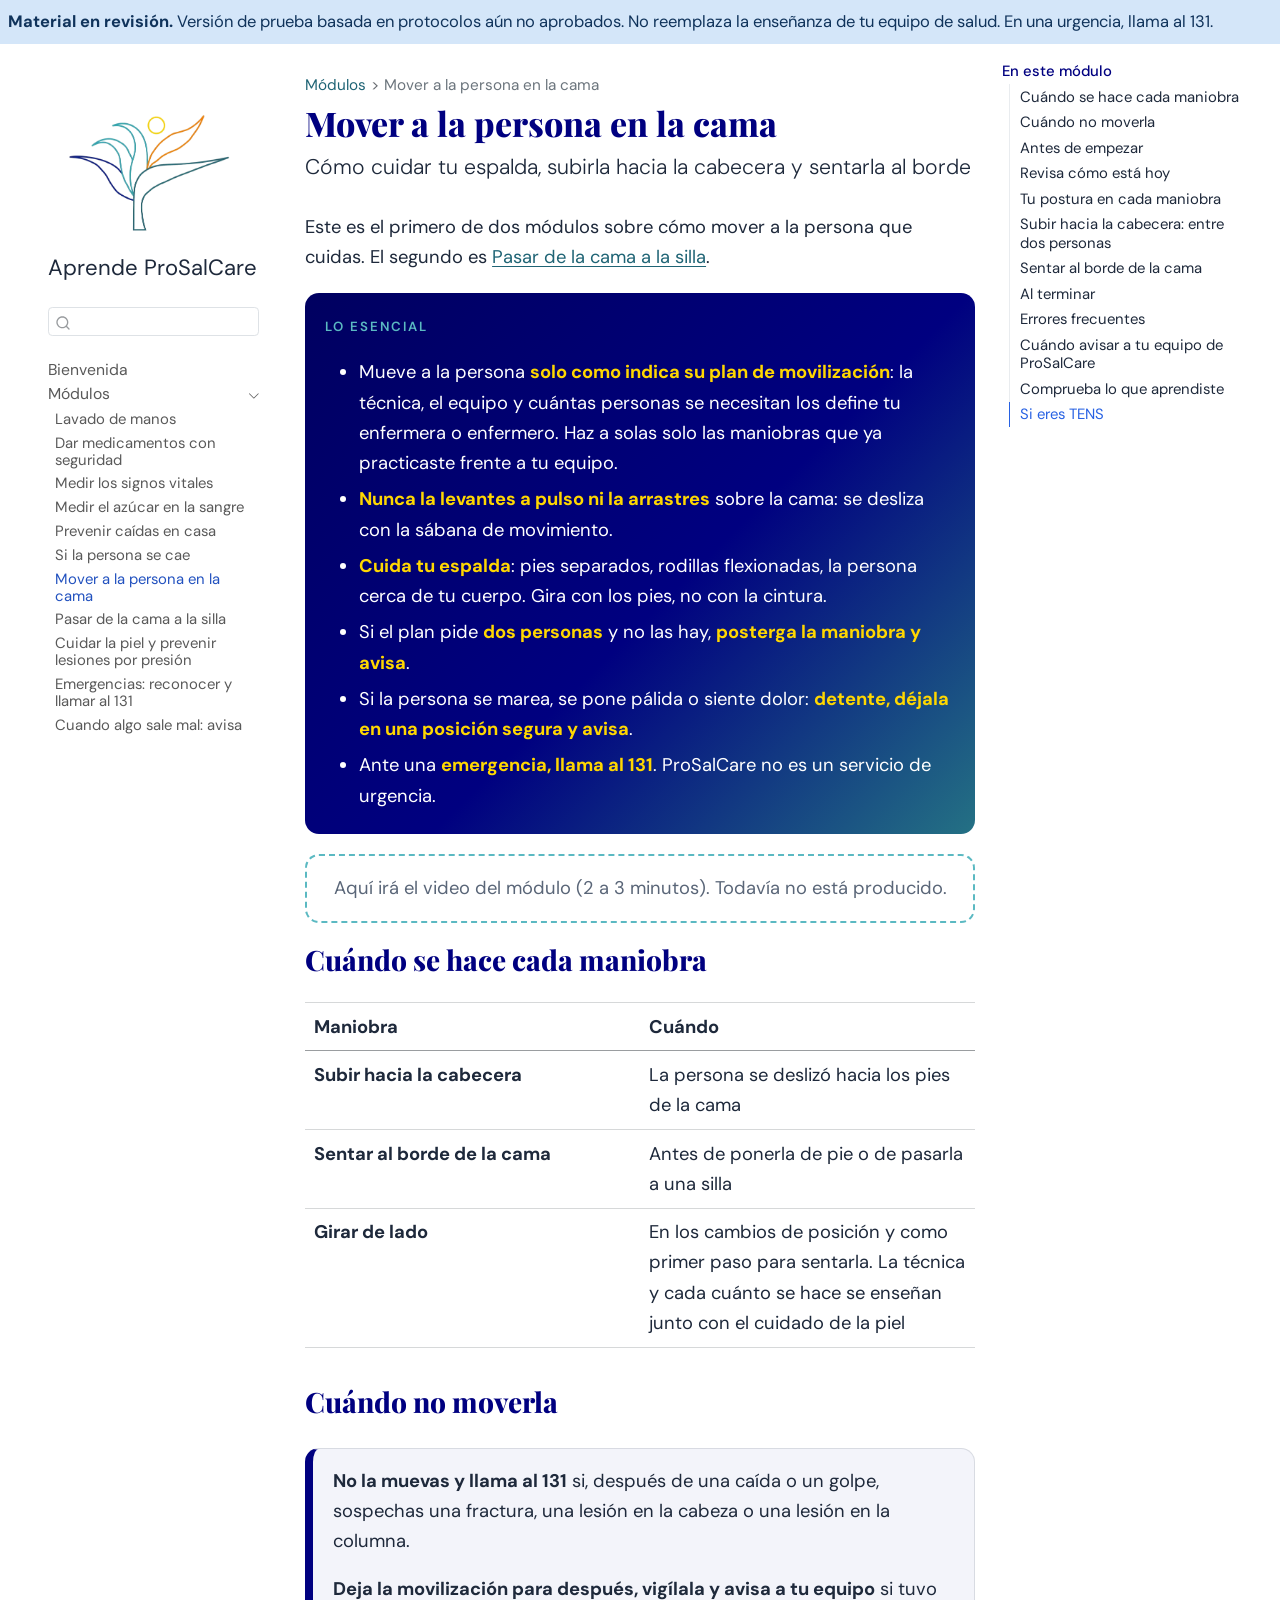
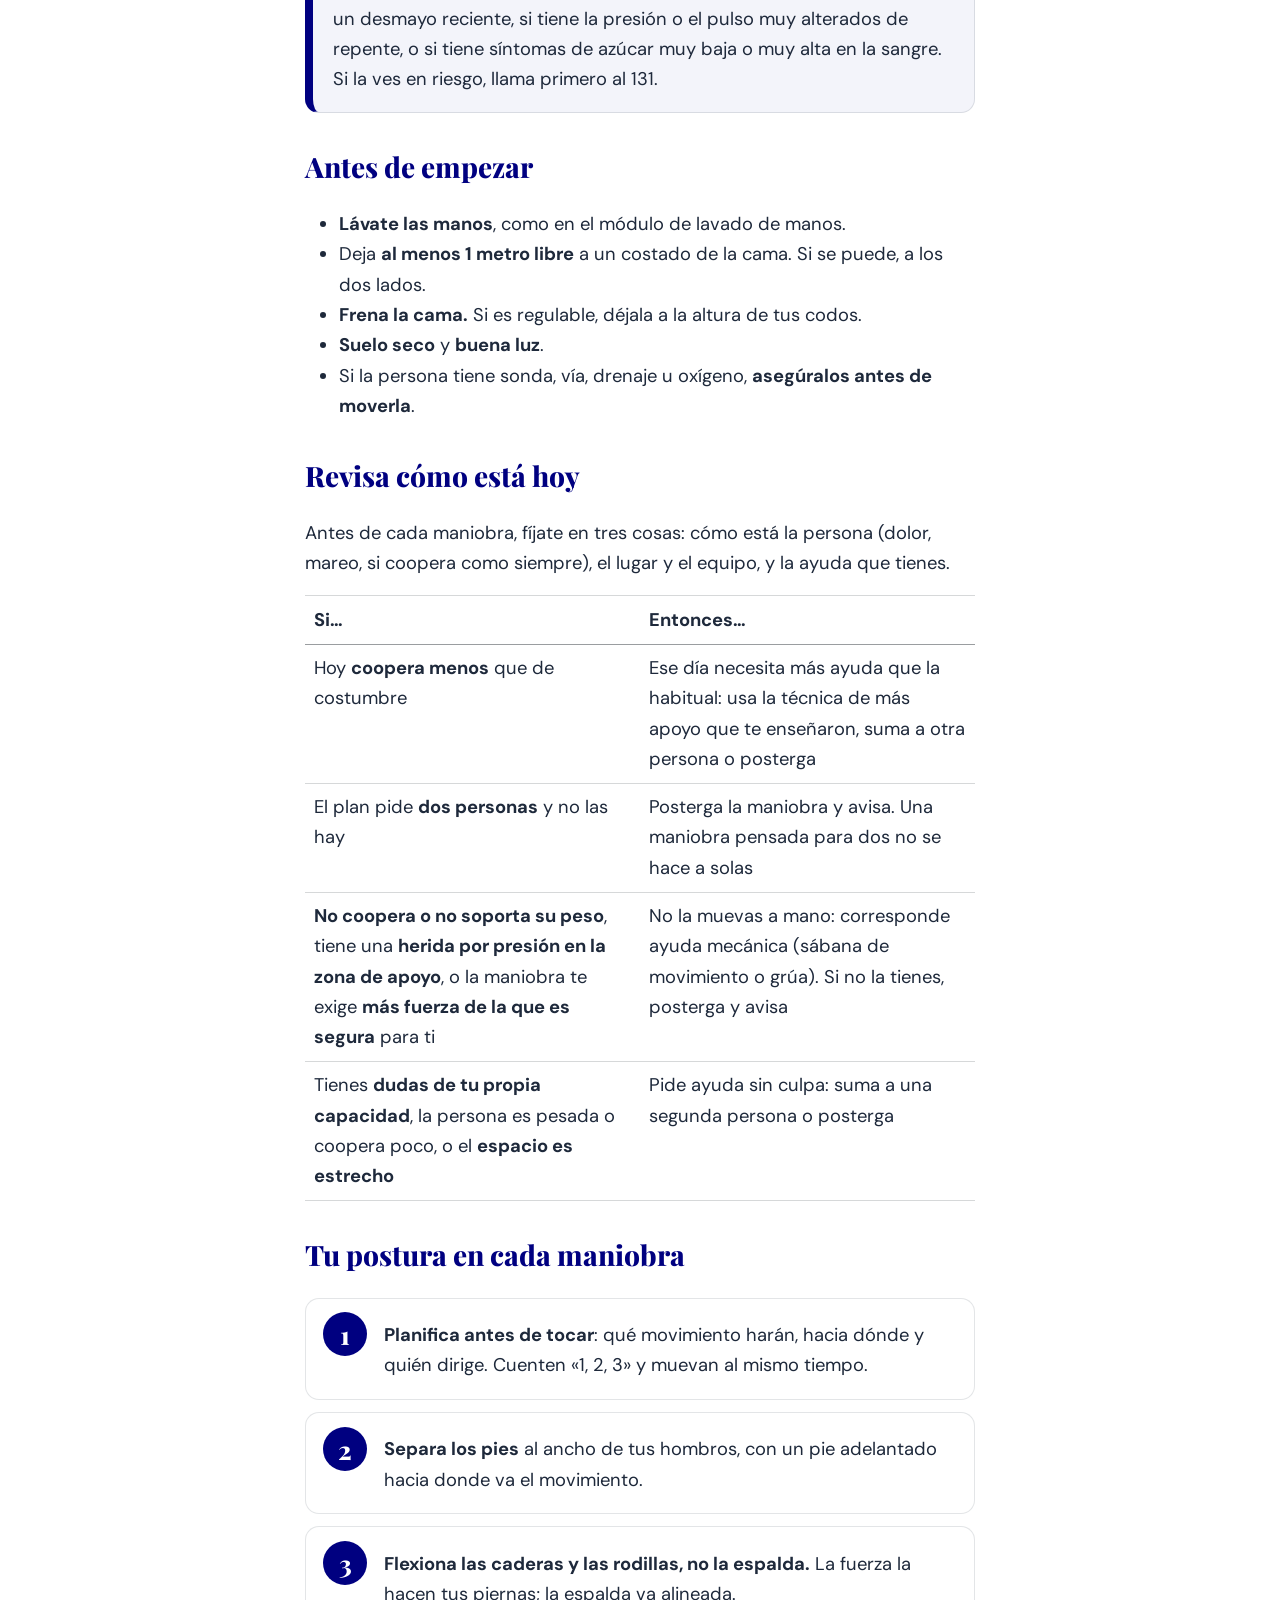
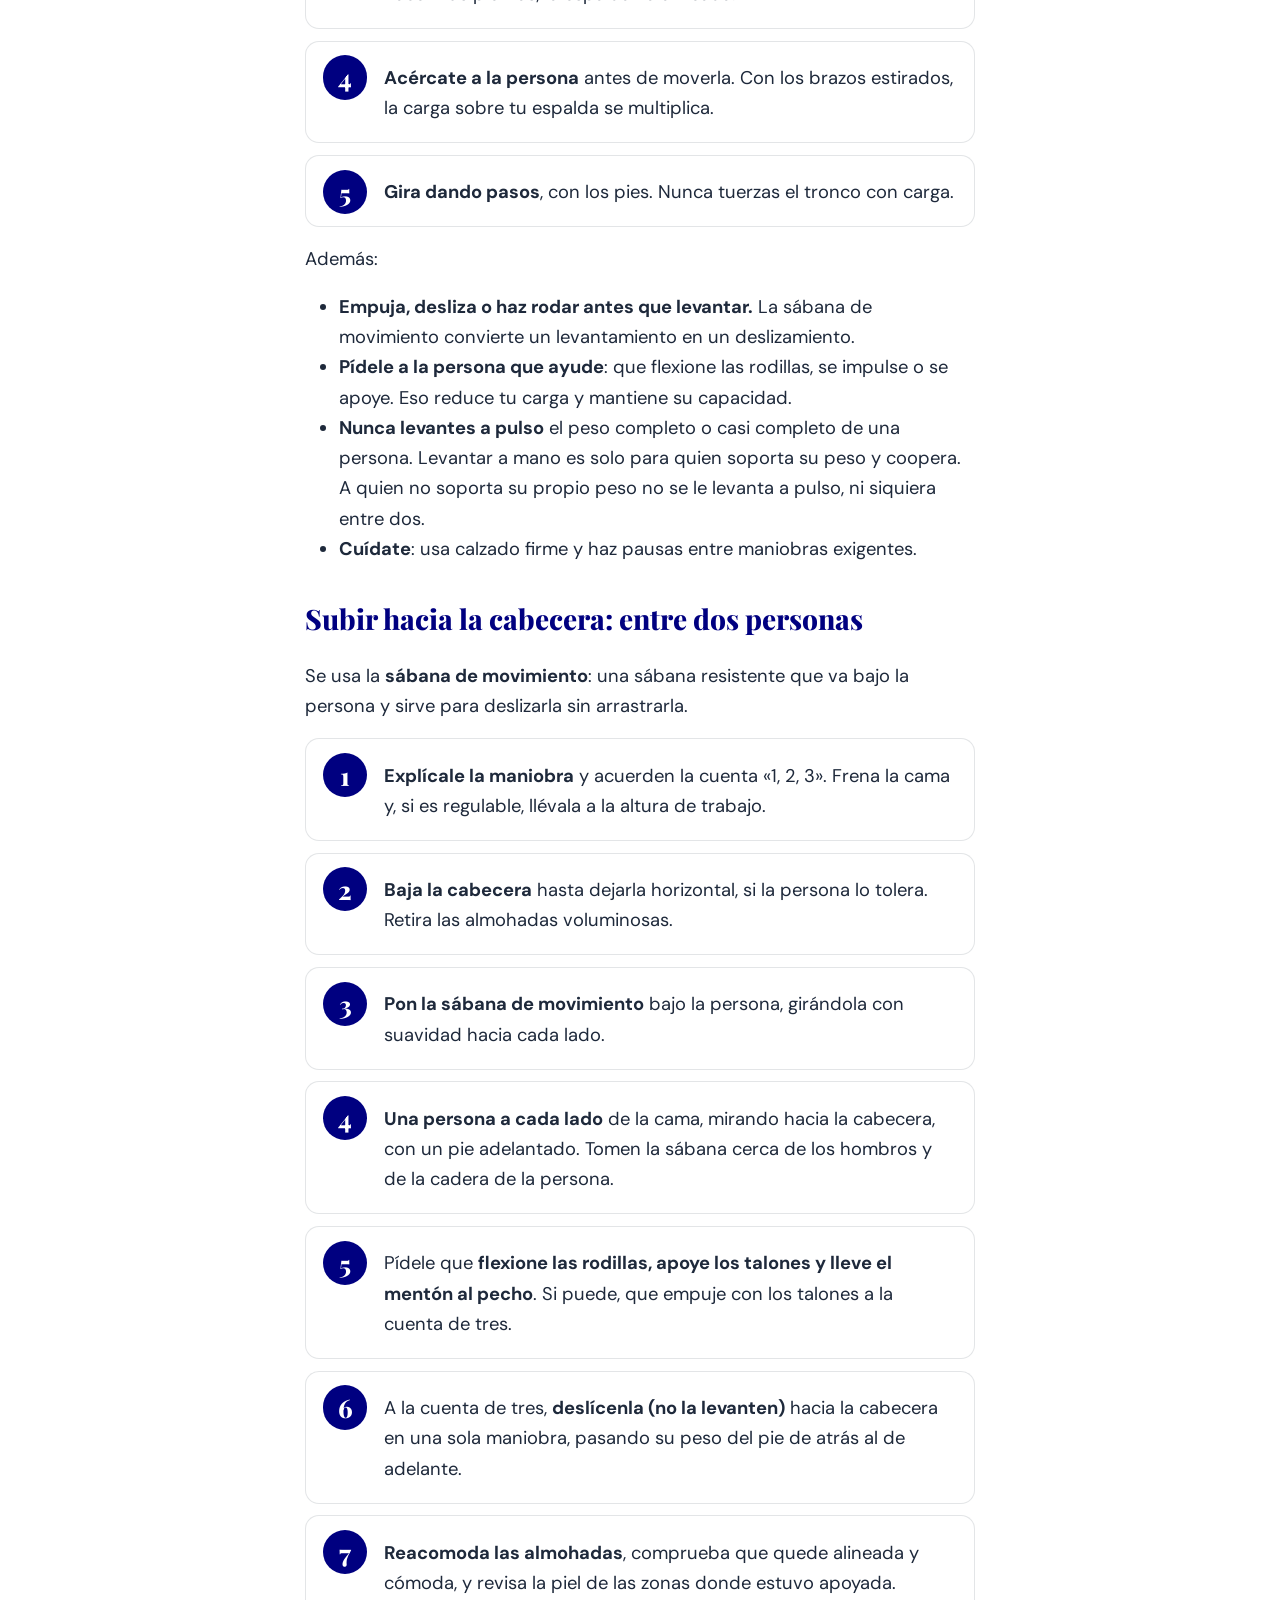
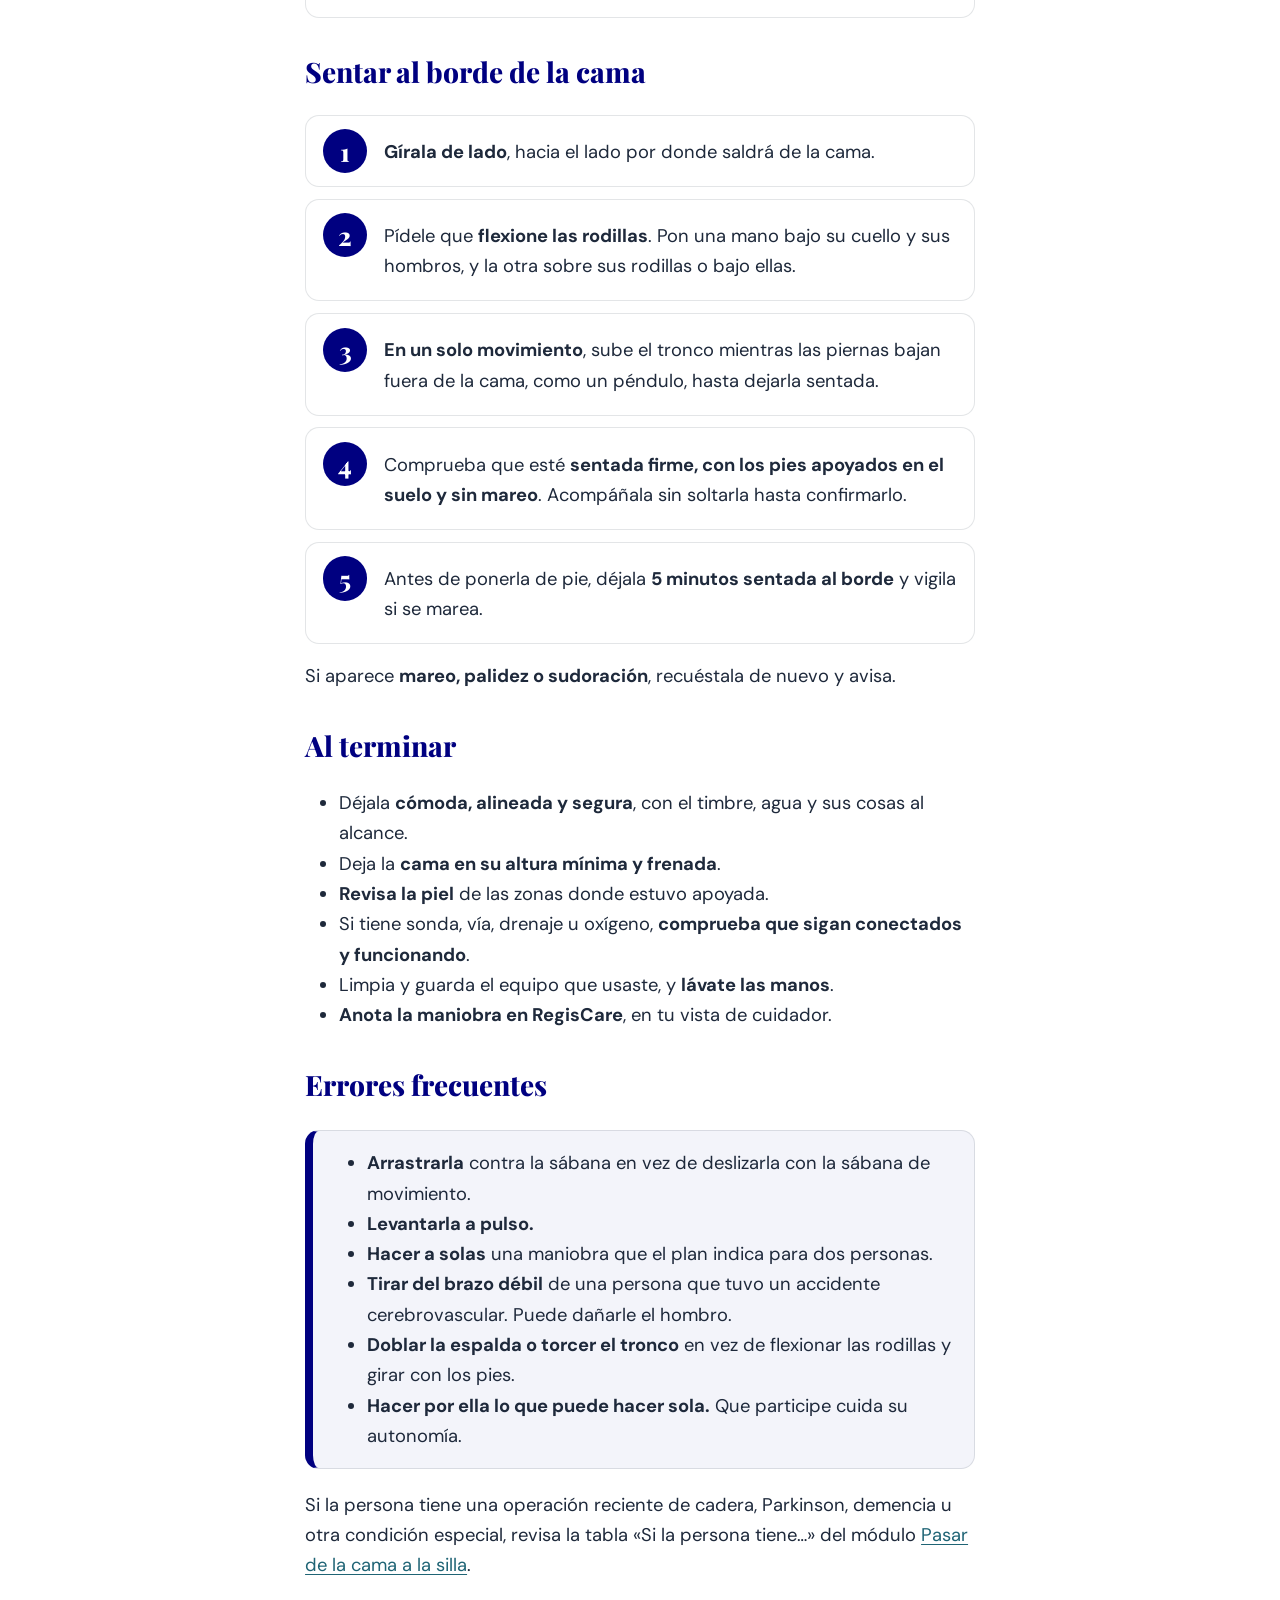
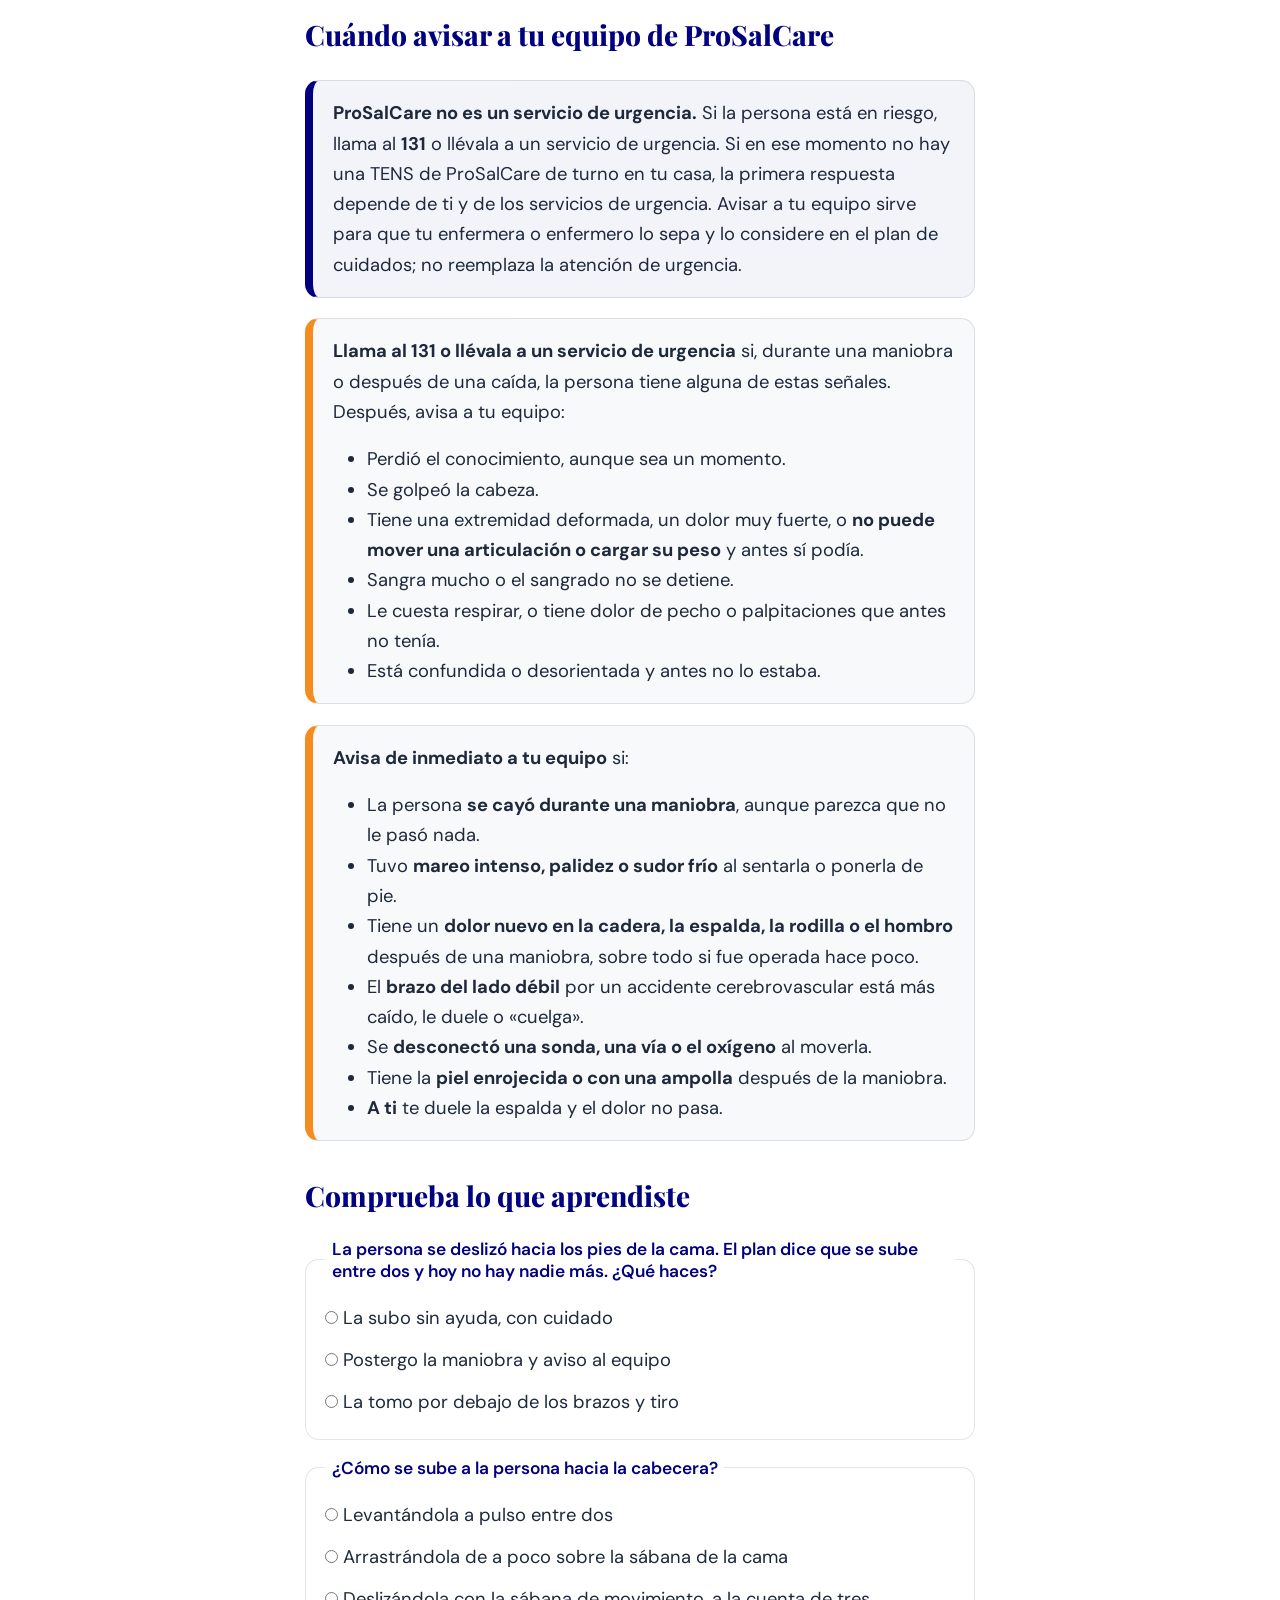
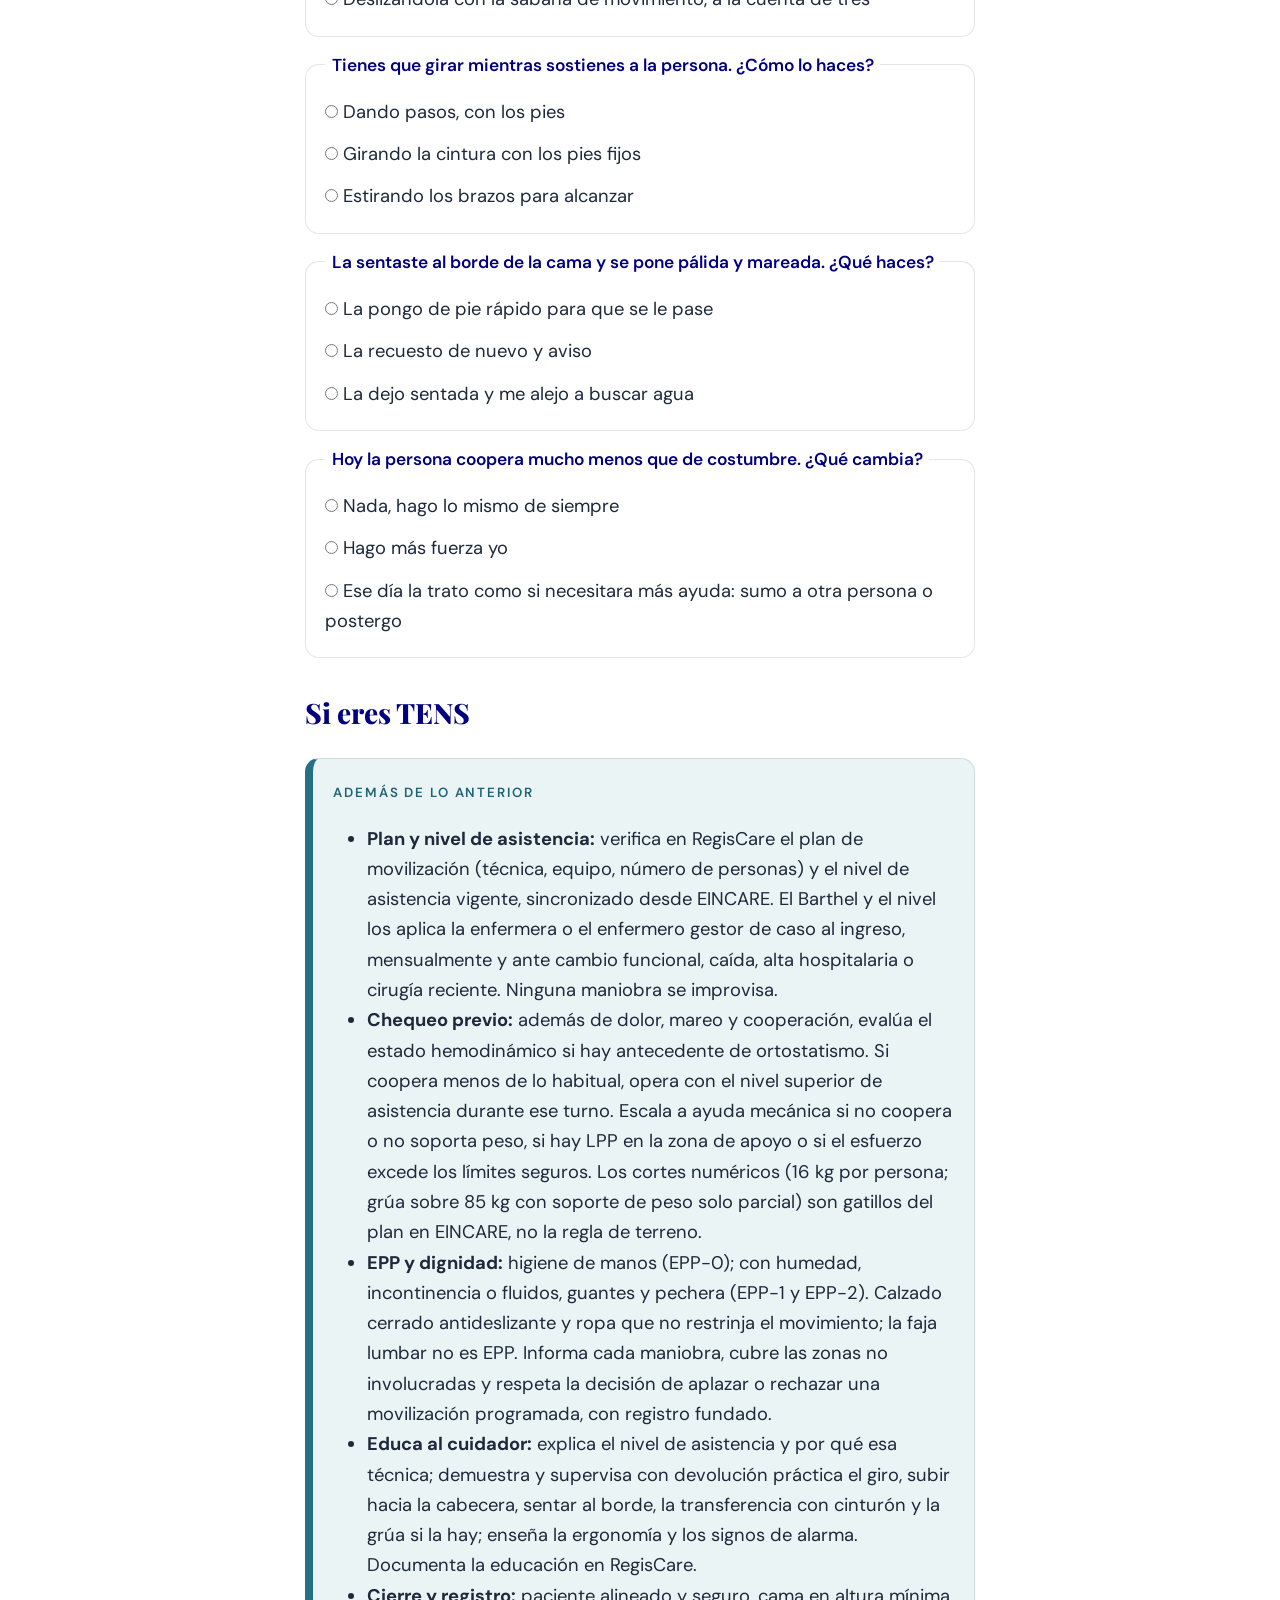
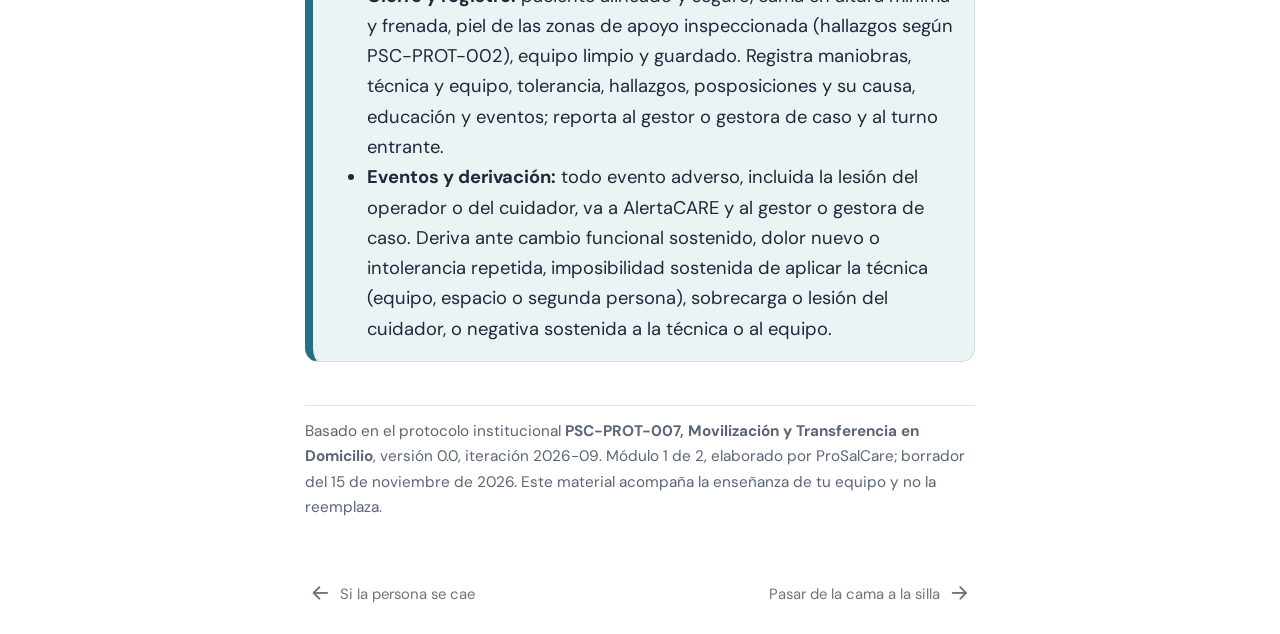
<file: docs/modulos/movilizacion-y-transferencia-1.html>
<!DOCTYPE html>
<html xmlns="http://www.w3.org/1999/xhtml" lang="es" xml:lang="es"><head>

<meta charset="utf-8">
<meta name="generator" content="quarto-1.11.9">

<meta name="viewport" content="width=device-width, initial-scale=1.0, user-scalable=yes">


<title>Mover a la persona en la cama – Aprende ProSalCare</title>
<style>
/* Default styles provided by pandoc.
** See https://pandoc.org/MANUAL.html#variables-for-html for config info.
*/
span.smallcaps{font-variant: small-caps;}
div.columns{display: flex; gap: 1.5em;}
div.column{flex: auto;}
@media screen {
div.columns{gap: min(4vw, 1.5em);}
div.column{overflow-x: auto;}
}
div.hanging-indent{margin-left: 1.5em; text-indent: -1.5em;}
ul.task-list{list-style: none;}
ul.task-list li input[type="checkbox"] {
  width: 0.8em;
  margin: 0 0.8em 0.2em -1em; /* quarto-specific, see https://github.com/quarto-dev/quarto-cli/issues/4556 */ 
  vertical-align: middle;
}
</style>


<script src="../site_libs/quarto-nav/quarto-nav.js"></script>
<script src="../site_libs/quarto-nav/headroom.min.js"></script>
<script src="../site_libs/clipboard/clipboard.min.js"></script>
<script src="../site_libs/quarto-search/autocomplete.umd.js"></script>
<script src="../site_libs/quarto-search/fuse.min.js"></script>
<script src="../site_libs/quarto-search/quarto-search.js"></script>
<meta name="quarto:offset" content="../">
<link href="../modulos/movilizacion-y-transferencia-2.html" rel="next">
<link href="../modulos/prevencion-de-caidas-2.html" rel="prev">
<link href="../assets/logo-icon.png" rel="icon" type="image/png">
<script src="../site_libs/quarto-html/quarto.js" type="module"></script>
<script src="../site_libs/quarto-html/tabsets/tabsets.js" type="module"></script>
<script src="../site_libs/quarto-html/scrollable-regions/scrollable-regions.js" type="module"></script>
<script src="../site_libs/quarto-html/popper.min.js"></script>
<script src="../site_libs/quarto-html/tippy.umd.min.js"></script>
<script src="../site_libs/quarto-html/anchor.min.js"></script>
<link href="../site_libs/quarto-html/tippy.css" rel="stylesheet">
<link href="../site_libs/quarto-html/quarto-syntax-highlighting-63b5708e65d6cd79cd7618c58d0c21e7.css" rel="stylesheet" id="quarto-text-highlighting-styles">
<script src="../site_libs/bootstrap/bootstrap.min.js"></script>
<link href="../site_libs/bootstrap/bootstrap-icons.css" rel="stylesheet">
<link href="../site_libs/bootstrap/bootstrap-01a495efc5497ac6e3f5457e7ed18e65.min.css" rel="stylesheet" append-hash="true" id="quarto-bootstrap" data-mode="light">
<script id="quarto-search-options" type="application/json">{
  "location": "sidebar",
  "copy-button": false,
  "collapse-after": 3,
  "panel-placement": "start",
  "type": "textbox",
  "limit": 50,
  "keyboard-shortcut": [
    "f",
    "/",
    "s"
  ],
  "show-item-context": false,
  "language": {
    "search-no-results-text": "No se han encontrado resultados",
    "search-matching-documents-text": "documentos encontrados",
    "search-copy-link-title": "Copiar el enlace en la búsqueda",
    "search-hide-matches-text": "Ocultar resultados adicionales",
    "search-more-match-text": "resultado adicional en este documento",
    "search-more-matches-text": "resultados adicionales en este documento",
    "search-clear-button-title": "Borrar",
    "search-text-placeholder": "",
    "search-detached-cancel-button-title": "Cancelar",
    "search-submit-button-title": "Enviar",
    "search-label": "Buscar"
  }
}</script>
<meta name="robots" content="noindex, nofollow">
<link rel="preconnect" href="https://fonts.googleapis.com">
<link rel="preconnect" href="https://fonts.gstatic.com" crossorigin="">
<link rel="stylesheet" href="https://fonts.googleapis.com/css2?family=DM+Sans:opsz,wght@9..40,400;9..40,500;9..40,600;9..40,700&amp;family=Playfair+Display:wght@700;800&amp;display=swap">


<link rel="stylesheet" href="../assets/prosalcare.css">
</head>

<body class="nav-sidebar floating quarto-light"><a id="quarto-skip-link" class="visually-hidden-focusable" href="#quarto-document-content">Saltar al contenido principal</a>

<div id="quarto-search-results"></div>
  <header id="quarto-header" class="headroom fixed-top">
  <nav class="quarto-secondary-nav" aria-label="Barra de herramientas">
    <div class="container-fluid d-flex">
      <button type="button" class="quarto-btn-toggle btn" data-bs-toggle="collapse" role="button" data-bs-target=".quarto-sidebar-collapse-item" aria-controls="quarto-sidebar" aria-expanded="false" aria-label="Alternar barra lateral" onclick="if (window.quartoToggleHeadroom) { window.quartoToggleHeadroom(); }">
        <i class="bi bi-layout-text-sidebar-reverse"></i>
      </button>
        <nav class="quarto-page-breadcrumbs" aria-label="Hilo de Ariadna"><ol class="breadcrumb"><li class="breadcrumb-item"><a href="../modulos/higiene-de-manos.html">Módulos</a></li><li class="breadcrumb-item"><a href="../modulos/movilizacion-y-transferencia-1.html"><span class="chapter-title">Mover a la persona en la cama</span></a></li></ol></nav>
        <a class="flex-grow-1" data-bs-toggle="collapse" data-bs-target=".quarto-sidebar-collapse-item" onclick="if (window.quartoToggleHeadroom) { window.quartoToggleHeadroom(); }">      
        </a>
      <button type="button" class="btn quarto-search-button" aria-label="Buscar" onclick="window.quartoOpenSearch();">
        <i class="bi bi-search"></i>
      </button>
    </div>
  </nav>
  <div id="quarto-announcement" data-announcement-id="cbdb576a64ece2369ca439e6d341a6ba" class="alert alert-primary hidden"><div class="quarto-announcement-content">
<p><strong>Material en revisión.</strong> Versión de prueba basada en protocolos aún no aprobados. No reemplaza la enseñanza de tu equipo de salud. En una urgencia, llama al 131.</p>
</div></div>
</header>
<!-- content -->
<div id="quarto-content" class="quarto-container page-columns page-rows-contents page-layout-article">
<!-- sidebar -->
  <nav id="quarto-sidebar" class="sidebar collapse collapse-horizontal quarto-sidebar-collapse-item sidebar-navigation floating overflow-auto" aria-label="Sitio web">
    <div class="pt-lg-2 mt-2 text-left sidebar-header sidebar-header-stacked">
      <a href="../index.html" class="sidebar-logo-link">
      <img src="../assets/logo-icon.png" alt="" class="sidebar-logo light-content py-0 d-lg-inline d-none">
      <img src="../assets/logo-icon.png" alt="" class="sidebar-logo dark-content py-0 d-lg-inline d-none">
      </a>
    <div class="sidebar-title mb-0 py-0">
      <a href="../">Aprende ProSalCare</a> 
    </div>
      </div>
        <div class="mt-2 flex-shrink-0 align-items-center">
        <div class="sidebar-search">
        <div id="quarto-search" class="" title="Buscar"></div>
        </div>
        </div>
    <div class="sidebar-menu-container"> 
    <ul class="list-unstyled mt-1">
        <li class="sidebar-item">
  <div class="sidebar-item-container"> 
  <a href="../index.html" class="sidebar-item-text sidebar-link"><span class="chapter-title">Bienvenida</span></a>
  </div>
</li>
        <li class="sidebar-item sidebar-item-section">
      <div class="sidebar-item-container"> 
            <button type="button" class="sidebar-item-text sidebar-item-toggle sidebar-link text-start" data-bs-toggle="collapse" data-bs-target="#quarto-sidebar-section-1" aria-controls="quarto-sidebar-section-1" aria-expanded="true">
 <span class="menu-text" id="quarto-sidebar-section-1-label">Módulos</span><i class="bi bi-chevron-right" aria-hidden="true"></i></button>
      </div>
      <ul id="quarto-sidebar-section-1" aria-labelledby="quarto-sidebar-section-1-label" class="collapse list-unstyled sidebar-section depth1 show">  
          <li class="sidebar-item">
  <div class="sidebar-item-container"> 
  <a href="../modulos/higiene-de-manos.html" class="sidebar-item-text sidebar-link"><span class="chapter-title">Lavado de manos</span></a>
  </div>
</li>
          <li class="sidebar-item">
  <div class="sidebar-item-container"> 
  <a href="../modulos/medicamentos.html" class="sidebar-item-text sidebar-link"><span class="chapter-title">Dar medicamentos con seguridad</span></a>
  </div>
</li>
          <li class="sidebar-item">
  <div class="sidebar-item-container"> 
  <a href="../modulos/signos-vitales-1.html" class="sidebar-item-text sidebar-link"><span class="chapter-title">Medir los signos vitales</span></a>
  </div>
</li>
          <li class="sidebar-item">
  <div class="sidebar-item-container"> 
  <a href="../modulos/signos-vitales-2.html" class="sidebar-item-text sidebar-link"><span class="chapter-title">Medir el azúcar en la sangre</span></a>
  </div>
</li>
          <li class="sidebar-item">
  <div class="sidebar-item-container"> 
  <a href="../modulos/prevencion-de-caidas-1.html" class="sidebar-item-text sidebar-link"><span class="chapter-title">Prevenir caídas en casa</span></a>
  </div>
</li>
          <li class="sidebar-item">
  <div class="sidebar-item-container"> 
  <a href="../modulos/prevencion-de-caidas-2.html" class="sidebar-item-text sidebar-link"><span class="chapter-title">Si la persona se cae</span></a>
  </div>
</li>
          <li class="sidebar-item">
  <div class="sidebar-item-container"> 
  <a href="../modulos/movilizacion-y-transferencia-1.html" class="sidebar-item-text sidebar-link active"><span class="chapter-title">Mover a la persona en la cama</span></a>
  </div>
</li>
          <li class="sidebar-item">
  <div class="sidebar-item-container"> 
  <a href="../modulos/movilizacion-y-transferencia-2.html" class="sidebar-item-text sidebar-link"><span class="chapter-title">Pasar de la cama a la silla</span></a>
  </div>
</li>
          <li class="sidebar-item">
  <div class="sidebar-item-container"> 
  <a href="../modulos/cuidado-de-la-piel.html" class="sidebar-item-text sidebar-link"><span class="chapter-title">Cuidar la piel y prevenir lesiones por presión</span></a>
  </div>
</li>
          <li class="sidebar-item">
  <div class="sidebar-item-container"> 
  <a href="../modulos/emergencia-y-rescate-1.html" class="sidebar-item-text sidebar-link"><span class="chapter-title">Emergencias: reconocer y llamar al 131</span></a>
  </div>
</li>
          <li class="sidebar-item">
  <div class="sidebar-item-container"> 
  <a href="../modulos/eventos-adversos.html" class="sidebar-item-text sidebar-link"><span class="chapter-title">Cuando algo sale mal: avisa</span></a>
  </div>
</li>
      </ul>
  </li>
    </ul>
    </div>
</nav>
<div id="quarto-sidebar-glass" class="quarto-sidebar-collapse-item" data-bs-toggle="collapse" data-bs-target=".quarto-sidebar-collapse-item"></div>
<!-- margin-sidebar -->
    <div id="quarto-margin-sidebar" class="sidebar margin-sidebar">
        <nav id="TOC" role="doc-toc" aria-labelledby="toc-title" class="toc-active">
    <h2 id="toc-title">En este módulo</h2>
   
  <ul class="collapse">
  <li><a href="#cuándo-se-hace-cada-maniobra" id="toc-cuándo-se-hace-cada-maniobra" class="nav-link active" data-scroll-target="#cuándo-se-hace-cada-maniobra">Cuándo se hace cada maniobra</a></li>
  <li><a href="#cuándo-no-moverla" id="toc-cuándo-no-moverla" class="nav-link" data-scroll-target="#cuándo-no-moverla">Cuándo no moverla</a></li>
  <li><a href="#antes-de-empezar" id="toc-antes-de-empezar" class="nav-link" data-scroll-target="#antes-de-empezar">Antes de empezar</a></li>
  <li><a href="#revisa-cómo-está-hoy" id="toc-revisa-cómo-está-hoy" class="nav-link" data-scroll-target="#revisa-cómo-está-hoy">Revisa cómo está hoy</a></li>
  <li><a href="#tu-postura-en-cada-maniobra" id="toc-tu-postura-en-cada-maniobra" class="nav-link" data-scroll-target="#tu-postura-en-cada-maniobra">Tu postura en cada maniobra</a></li>
  <li><a href="#subir-hacia-la-cabecera-entre-dos-personas" id="toc-subir-hacia-la-cabecera-entre-dos-personas" class="nav-link" data-scroll-target="#subir-hacia-la-cabecera-entre-dos-personas">Subir hacia la cabecera: entre dos personas</a></li>
  <li><a href="#sentar-al-borde-de-la-cama" id="toc-sentar-al-borde-de-la-cama" class="nav-link" data-scroll-target="#sentar-al-borde-de-la-cama">Sentar al borde de la cama</a></li>
  <li><a href="#al-terminar" id="toc-al-terminar" class="nav-link" data-scroll-target="#al-terminar">Al terminar</a></li>
  <li><a href="#errores-frecuentes" id="toc-errores-frecuentes" class="nav-link" data-scroll-target="#errores-frecuentes">Errores frecuentes</a></li>
  <li><a href="#cuándo-avisar-a-tu-equipo-de-prosalcare" id="toc-cuándo-avisar-a-tu-equipo-de-prosalcare" class="nav-link" data-scroll-target="#cuándo-avisar-a-tu-equipo-de-prosalcare">Cuándo avisar a tu equipo de ProSalCare</a></li>
  <li><a href="#comprueba-lo-que-aprendiste" id="toc-comprueba-lo-que-aprendiste" class="nav-link" data-scroll-target="#comprueba-lo-que-aprendiste">Comprueba lo que aprendiste</a></li>
  <li><a href="#si-eres-tens" id="toc-si-eres-tens" class="nav-link" data-scroll-target="#si-eres-tens">Si eres TENS</a></li>
  </ul>
</nav>
    </div>
<!-- main -->
<main class="content" id="quarto-document-content" tabindex="-1">

<header id="title-block-header" class="quarto-title-block default"><nav class="quarto-page-breadcrumbs quarto-title-breadcrumbs d-none d-lg-block" aria-label="Hilo de Ariadna"><ol class="breadcrumb"><li class="breadcrumb-item"><a href="../modulos/higiene-de-manos.html">Módulos</a></li><li class="breadcrumb-item"><a href="../modulos/movilizacion-y-transferencia-1.html"><span class="chapter-title">Mover a la persona en la cama</span></a></li></ol></nav>
<div class="quarto-title">
<h1 class="title"><span class="chapter-title">Mover a la persona en la cama</span></h1>
<p class="subtitle lead">Cómo cuidar tu espalda, subirla hacia la cabecera y sentarla al borde</p>
</div>



<div class="quarto-title-meta">

    
  
    
  </div>
  


</header>


<p>Este es el primero de dos módulos sobre cómo mover a la persona que cuidas. El segundo es <a href="../modulos/movilizacion-y-transferencia-2.html">Pasar de la cama a la silla</a>.</p>
<div class="box esencial">
<p><span class="etiqueta">Lo esencial</span></p>
<ul>
<li>Mueve a la persona <strong>solo como indica su plan de movilización</strong>: la técnica, el equipo y cuántas personas se necesitan los define tu enfermera o enfermero. Haz a solas solo las maniobras que ya practicaste frente a tu equipo.</li>
<li><strong>Nunca la levantes a pulso ni la arrastres</strong> sobre la cama: se desliza con la sábana de movimiento.</li>
<li><strong>Cuida tu espalda</strong>: pies separados, rodillas flexionadas, la persona cerca de tu cuerpo. Gira con los pies, no con la cintura.</li>
<li>Si el plan pide <strong>dos personas</strong> y no las hay, <strong>posterga la maniobra y avisa</strong>.</li>
<li>Si la persona se marea, se pone pálida o siente dolor: <strong>detente, déjala en una posición segura y avisa</strong>.</li>
<li>Ante una <strong>emergencia, llama al 131</strong>. ProSalCare no es un servicio de urgencia.</li>
</ul>
</div>
<div class="box pendiente">
<p>Aquí irá el video del módulo (2 a 3 minutos). Todavía no está producido.</p>
</div>
<section id="cuándo-se-hace-cada-maniobra" class="level2">
<h2 class="anchored" data-anchor-id="cuándo-se-hace-cada-maniobra">Cuándo se hace cada maniobra</h2>
<table class="caption-top table">
<colgroup>
<col style="width: 50%">
<col style="width: 50%">
</colgroup>
<thead>
<tr class="header">
<th>Maniobra</th>
<th>Cuándo</th>
</tr>
</thead>
<tbody>
<tr class="odd">
<td><strong>Subir hacia la cabecera</strong></td>
<td>La persona se deslizó hacia los pies de la cama</td>
</tr>
<tr class="even">
<td><strong>Sentar al borde de la cama</strong></td>
<td>Antes de ponerla de pie o de pasarla a una silla</td>
</tr>
<tr class="odd">
<td><strong>Girar de lado</strong></td>
<td>En los cambios de posición y como primer paso para sentarla. La técnica y cada cuánto se hace se enseñan junto con el cuidado de la piel</td>
</tr>
</tbody>
</table>
</section>
<section id="cuándo-no-moverla" class="level2">
<h2 class="anchored" data-anchor-id="cuándo-no-moverla">Cuándo no moverla</h2>
<div class="box nunca">
<p><strong>No la muevas y llama al 131</strong> si, después de una caída o un golpe, sospechas una fractura, una lesión en la cabeza o una lesión en la columna.</p>
<p><strong>Deja la movilización para después, vigílala y avisa a tu equipo</strong> si tuvo un desmayo reciente, si tiene la presión o el pulso muy alterados de repente, o si tiene síntomas de azúcar muy baja o muy alta en la sangre. Si la ves en riesgo, llama primero al 131.</p>
</div>
</section>
<section id="antes-de-empezar" class="level2">
<h2 class="anchored" data-anchor-id="antes-de-empezar">Antes de empezar</h2>
<ul>
<li><strong>Lávate las manos</strong>, como en el módulo de lavado de manos.</li>
<li>Deja <strong>al menos 1 metro libre</strong> a un costado de la cama. Si se puede, a los dos lados.</li>
<li><strong>Frena la cama.</strong> Si es regulable, déjala a la altura de tus codos.</li>
<li><strong>Suelo seco</strong> y <strong>buena luz</strong>.</li>
<li>Si la persona tiene sonda, vía, drenaje u oxígeno, <strong>asegúralos antes de moverla</strong>.</li>
</ul>
</section>
<section id="revisa-cómo-está-hoy" class="level2">
<h2 class="anchored" data-anchor-id="revisa-cómo-está-hoy">Revisa cómo está hoy</h2>
<p>Antes de cada maniobra, fíjate en tres cosas: cómo está la persona (dolor, mareo, si coopera como siempre), el lugar y el equipo, y la ayuda que tienes.</p>
<table class="caption-top table">
<colgroup>
<col style="width: 50%">
<col style="width: 50%">
</colgroup>
<thead>
<tr class="header">
<th>Si…</th>
<th>Entonces…</th>
</tr>
</thead>
<tbody>
<tr class="odd">
<td>Hoy <strong>coopera menos</strong> que de costumbre</td>
<td>Ese día necesita más ayuda que la habitual: usa la técnica de más apoyo que te enseñaron, suma a otra persona o posterga</td>
</tr>
<tr class="even">
<td>El plan pide <strong>dos personas</strong> y no las hay</td>
<td>Posterga la maniobra y avisa. Una maniobra pensada para dos no se hace a solas</td>
</tr>
<tr class="odd">
<td><strong>No coopera o no soporta su peso</strong>, tiene una <strong>herida por presión en la zona de apoyo</strong>, o la maniobra te exige <strong>más fuerza de la que es segura</strong> para ti</td>
<td>No la muevas a mano: corresponde ayuda mecánica (sábana de movimiento o grúa). Si no la tienes, posterga y avisa</td>
</tr>
<tr class="even">
<td>Tienes <strong>dudas de tu propia capacidad</strong>, la persona es pesada o coopera poco, o el <strong>espacio es estrecho</strong></td>
<td>Pide ayuda sin culpa: suma a una segunda persona o posterga</td>
</tr>
</tbody>
</table>
</section>
<section id="tu-postura-en-cada-maniobra" class="level2">
<h2 class="anchored" data-anchor-id="tu-postura-en-cada-maniobra">Tu postura en cada maniobra</h2>
<ol class="pasos">
<li>
<span class="paso-txt"><strong>Planifica antes de tocar</strong>: qué movimiento harán, hacia dónde y quién dirige. Cuenten «1, 2, 3» y muevan al mismo tiempo.</span>
</li>
<li>
<span class="paso-txt"><strong>Separa los pies</strong> al ancho de tus hombros, con un pie adelantado hacia donde va el movimiento.</span>
</li>
<li>
<span class="paso-txt"><strong>Flexiona las caderas y las rodillas, no la espalda.</strong> La fuerza la hacen tus piernas; la espalda va alineada.</span>
</li>
<li>
<span class="paso-txt"><strong>Acércate a la persona</strong> antes de moverla. Con los brazos estirados, la carga sobre tu espalda se multiplica.</span>
</li>
<li>
<span class="paso-txt"><strong>Gira dando pasos</strong>, con los pies. Nunca tuerzas el tronco con carga.</span>
</li>
</ol>
<p>Además:</p>
<ul>
<li><strong>Empuja, desliza o haz rodar antes que levantar.</strong> La sábana de movimiento convierte un levantamiento en un deslizamiento.</li>
<li><strong>Pídele a la persona que ayude</strong>: que flexione las rodillas, se impulse o se apoye. Eso reduce tu carga y mantiene su capacidad.</li>
<li><strong>Nunca levantes a pulso</strong> el peso completo o casi completo de una persona. Levantar a mano es solo para quien soporta su peso y coopera. A quien no soporta su propio peso no se le levanta a pulso, ni siquiera entre dos.</li>
<li><strong>Cuídate</strong>: usa calzado firme y haz pausas entre maniobras exigentes.</li>
</ul>
</section>
<section id="subir-hacia-la-cabecera-entre-dos-personas" class="level2">
<h2 class="anchored" data-anchor-id="subir-hacia-la-cabecera-entre-dos-personas">Subir hacia la cabecera: entre dos personas</h2>
<p>Se usa la <strong>sábana de movimiento</strong>: una sábana resistente que va bajo la persona y sirve para deslizarla sin arrastrarla.</p>
<ol class="pasos">
<li>
<span class="paso-txt"><strong>Explícale la maniobra</strong> y acuerden la cuenta «1, 2, 3». Frena la cama y, si es regulable, llévala a la altura de trabajo.</span>
</li>
<li>
<span class="paso-txt"><strong>Baja la cabecera</strong> hasta dejarla horizontal, si la persona lo tolera. Retira las almohadas voluminosas.</span>
</li>
<li>
<span class="paso-txt"><strong>Pon la sábana de movimiento</strong> bajo la persona, girándola con suavidad hacia cada lado.</span>
</li>
<li>
<span class="paso-txt"><strong>Una persona a cada lado</strong> de la cama, mirando hacia la cabecera, con un pie adelantado. Tomen la sábana cerca de los hombros y de la cadera de la persona.</span>
</li>
<li>
<span class="paso-txt">Pídele que <strong>flexione las rodillas, apoye los talones y lleve el mentón al pecho</strong>. Si puede, que empuje con los talones a la cuenta de tres.</span>
</li>
<li>
<span class="paso-txt">A la cuenta de tres, <strong>deslícenla (no la levanten)</strong> hacia la cabecera en una sola maniobra, pasando su peso del pie de atrás al de adelante.</span>
</li>
<li>
<span class="paso-txt"><strong>Reacomoda las almohadas</strong>, comprueba que quede alineada y cómoda, y revisa la piel de las zonas donde estuvo apoyada.</span>
</li>
</ol>
</section>
<section id="sentar-al-borde-de-la-cama" class="level2">
<h2 class="anchored" data-anchor-id="sentar-al-borde-de-la-cama">Sentar al borde de la cama</h2>
<ol class="pasos">
<li>
<span class="paso-txt"><strong>Gírala de lado</strong>, hacia el lado por donde saldrá de la cama.</span>
</li>
<li>
<span class="paso-txt">Pídele que <strong>flexione las rodillas</strong>. Pon una mano bajo su cuello y sus hombros, y la otra sobre sus rodillas o bajo ellas.</span>
</li>
<li>
<span class="paso-txt"><strong>En un solo movimiento</strong>, sube el tronco mientras las piernas bajan fuera de la cama, como un péndulo, hasta dejarla sentada.</span>
</li>
<li>
<span class="paso-txt">Comprueba que esté <strong>sentada firme, con los pies apoyados en el suelo y sin mareo</strong>. Acompáñala sin soltarla hasta confirmarlo.</span>
</li>
<li>
<span class="paso-txt">Antes de ponerla de pie, déjala <strong>5 minutos sentada al borde</strong> y vigila si se marea.</span>
</li>
</ol>
<p>Si aparece <strong>mareo, palidez o sudoración</strong>, recuéstala de nuevo y avisa.</p>
</section>
<section id="al-terminar" class="level2">
<h2 class="anchored" data-anchor-id="al-terminar">Al terminar</h2>
<ul>
<li>Déjala <strong>cómoda, alineada y segura</strong>, con el timbre, agua y sus cosas al alcance.</li>
<li>Deja la <strong>cama en su altura mínima y frenada</strong>.</li>
<li><strong>Revisa la piel</strong> de las zonas donde estuvo apoyada.</li>
<li>Si tiene sonda, vía, drenaje u oxígeno, <strong>comprueba que sigan conectados y funcionando</strong>.</li>
<li>Limpia y guarda el equipo que usaste, y <strong>lávate las manos</strong>.</li>
<li><strong>Anota la maniobra en RegisCare</strong>, en tu vista de cuidador.</li>
</ul>
</section>
<section id="errores-frecuentes" class="level2">
<h2 class="anchored" data-anchor-id="errores-frecuentes">Errores frecuentes</h2>
<div class="box nunca">
<ul>
<li><strong>Arrastrarla</strong> contra la sábana en vez de deslizarla con la sábana de movimiento.</li>
<li><strong>Levantarla a pulso.</strong></li>
<li><strong>Hacer a solas</strong> una maniobra que el plan indica para dos personas.</li>
<li><strong>Tirar del brazo débil</strong> de una persona que tuvo un accidente cerebrovascular. Puede dañarle el hombro.</li>
<li><strong>Doblar la espalda o torcer el tronco</strong> en vez de flexionar las rodillas y girar con los pies.</li>
<li><strong>Hacer por ella lo que puede hacer sola.</strong> Que participe cuida su autonomía.</li>
</ul>
</div>
<p>Si la persona tiene una operación reciente de cadera, Parkinson, demencia u otra condición especial, revisa la tabla «Si la persona tiene…» del módulo <a href="../modulos/movilizacion-y-transferencia-2.html">Pasar de la cama a la silla</a>.</p>
</section>
<section id="cuándo-avisar-a-tu-equipo-de-prosalcare" class="level2">
<h2 class="anchored" data-anchor-id="cuándo-avisar-a-tu-equipo-de-prosalcare">Cuándo avisar a tu equipo de ProSalCare</h2>
<div class="box nunca">
<p><strong>ProSalCare no es un servicio de urgencia.</strong> Si la persona está en riesgo, llama al <strong>131</strong> o llévala a un servicio de urgencia. Si en ese momento no hay una TENS de ProSalCare de turno en tu casa, la primera respuesta depende de ti y de los servicios de urgencia. Avisar a tu equipo sirve para que tu enfermera o enfermero lo sepa y lo considere en el plan de cuidados; no reemplaza la atención de urgencia.</p>
</div>
<div class="box avisar">
<p><strong>Llama al 131 o llévala a un servicio de urgencia</strong> si, durante una maniobra o después de una caída, la persona tiene alguna de estas señales. Después, avisa a tu equipo:</p>
<ul>
<li>Perdió el conocimiento, aunque sea un momento.</li>
<li>Se golpeó la cabeza.</li>
<li>Tiene una extremidad deformada, un dolor muy fuerte, o <strong>no puede mover una articulación o cargar su peso</strong> y antes sí podía.</li>
<li>Sangra mucho o el sangrado no se detiene.</li>
<li>Le cuesta respirar, o tiene dolor de pecho o palpitaciones que antes no tenía.</li>
<li>Está confundida o desorientada y antes no lo estaba.</li>
</ul>
</div>
<div class="box avisar">
<p><strong>Avisa de inmediato a tu equipo</strong> si:</p>
<ul>
<li>La persona <strong>se cayó durante una maniobra</strong>, aunque parezca que no le pasó nada.</li>
<li>Tuvo <strong>mareo intenso, palidez o sudor frío</strong> al sentarla o ponerla de pie.</li>
<li>Tiene un <strong>dolor nuevo en la cadera, la espalda, la rodilla o el hombro</strong> después de una maniobra, sobre todo si fue operada hace poco.</li>
<li>El <strong>brazo del lado débil</strong> por un accidente cerebrovascular está más caído, le duele o «cuelga».</li>
<li>Se <strong>desconectó una sonda, una vía o el oxígeno</strong> al moverla.</li>
<li>Tiene la <strong>piel enrojecida o con una ampolla</strong> después de la maniobra.</li>
<li><strong>A ti</strong> te duele la espalda y el dolor no pasa.</li>
</ul>
</div>
</section>
<section id="comprueba-lo-que-aprendiste" class="level2">
<h2 class="anchored" data-anchor-id="comprueba-lo-que-aprendiste">Comprueba lo que aprendiste</h2>
<div class="quiz">
<fieldset data-ok="1" data-por="Una maniobra pensada para dos personas no se hace a solas: se posterga y se avisa al equipo.">
<legend>La persona se deslizó hacia los pies de la cama. El plan dice que se sube entre dos y hoy no hay nadie más. ¿Qué haces?</legend> <label><input type="radio"> La subo sin ayuda, con cuidado</label> <label><input type="radio"> Postergo la maniobra y aviso al equipo</label> <label><input type="radio"> La tomo por debajo de los brazos y tiro</label>
</fieldset>
<fieldset data-ok="2" data-por="Se desliza con la sábana de movimiento, en una sola maniobra y a la cuenta de tres. Nunca se levanta a pulso ni se arrastra.">
<legend>¿Cómo se sube a la persona hacia la cabecera?</legend> <label><input type="radio"> Levantándola a pulso entre dos</label> <label><input type="radio"> Arrastrándola de a poco sobre la sábana de la cama</label> <label><input type="radio"> Deslizándola con la sábana de movimiento, a la cuenta de tres</label>
</fieldset>
<fieldset data-ok="0" data-por="Se gira dando pasos, con los pies. Torcer el tronco con carga daña la espalda.">
<legend>Tienes que girar mientras sostienes a la persona. ¿Cómo lo haces?</legend> <label><input type="radio"> Dando pasos, con los pies</label> <label><input type="radio"> Girando la cintura con los pies fijos</label> <label><input type="radio"> Estirando los brazos para alcanzar</label>
</fieldset>
<fieldset data-ok="1" data-por="Con mareo, palidez o sudoración se recuesta de nuevo a la persona y se avisa.">
<legend>La sentaste al borde de la cama y se pone pálida y mareada. ¿Qué haces?</legend> <label><input type="radio"> La pongo de pie rápido para que se le pase</label> <label><input type="radio"> La recuesto de nuevo y aviso</label> <label><input type="radio"> La dejo sentada y me alejo a buscar agua</label>
</fieldset>
<fieldset data-ok="2" data-por="Si coopera menos de lo habitual, ese día necesita más ayuda: la técnica de más apoyo, otra persona, o postergar.">
<legend>Hoy la persona coopera mucho menos que de costumbre. ¿Qué cambia?</legend> <label><input type="radio"> Nada, hago lo mismo de siempre</label> <label><input type="radio"> Hago más fuerza yo</label> <label><input type="radio"> Ese día la trato como si necesitara más ayuda: sumo a otra persona o postergo</label>
</fieldset>
</div>
</section>
<section id="si-eres-tens" class="level2">
<h2 class="anchored" data-anchor-id="si-eres-tens">Si eres TENS</h2>
<div class="box tens">
<p><span class="etiqueta">Además de lo anterior</span></p>
<ul>
<li><strong>Plan y nivel de asistencia:</strong> verifica en RegisCare el plan de movilización (técnica, equipo, número de personas) y el nivel de asistencia vigente, sincronizado desde EINCARE. El Barthel y el nivel los aplica la enfermera o el enfermero gestor de caso al ingreso, mensualmente y ante cambio funcional, caída, alta hospitalaria o cirugía reciente. Ninguna maniobra se improvisa.</li>
<li><strong>Chequeo previo:</strong> además de dolor, mareo y cooperación, evalúa el estado hemodinámico si hay antecedente de ortostatismo. Si coopera menos de lo habitual, opera con el nivel superior de asistencia durante ese turno. Escala a ayuda mecánica si no coopera o no soporta peso, si hay LPP en la zona de apoyo o si el esfuerzo excede los límites seguros. Los cortes numéricos (16 kg por persona; grúa sobre 85 kg con soporte de peso solo parcial) son gatillos del plan en EINCARE, no la regla de terreno.</li>
<li><strong>EPP y dignidad:</strong> higiene de manos (EPP-0); con humedad, incontinencia o fluidos, guantes y pechera (EPP-1 y EPP-2). Calzado cerrado antideslizante y ropa que no restrinja el movimiento; la faja lumbar no es EPP. Informa cada maniobra, cubre las zonas no involucradas y respeta la decisión de aplazar o rechazar una movilización programada, con registro fundado.</li>
<li><strong>Educa al cuidador:</strong> explica el nivel de asistencia y por qué esa técnica; demuestra y supervisa con devolución práctica el giro, subir hacia la cabecera, sentar al borde, la transferencia con cinturón y la grúa si la hay; enseña la ergonomía y los signos de alarma. Documenta la educación en RegisCare.</li>
<li><strong>Cierre y registro:</strong> paciente alineado y seguro, cama en altura mínima y frenada, piel de las zonas de apoyo inspeccionada (hallazgos según PSC-PROT-002), equipo limpio y guardado. Registra maniobras, técnica y equipo, tolerancia, hallazgos, posposiciones y su causa, educación y eventos; reporta al gestor o gestora de caso y al turno entrante.</li>
<li><strong>Eventos y derivación:</strong> todo evento adverso, incluida la lesión del operador o del cuidador, va a AlertaCARE y al gestor o gestora de caso. Deriva ante cambio funcional sostenido, dolor nuevo o intolerancia repetida, imposibilidad sostenida de aplicar la técnica (equipo, espacio o segunda persona), sobrecarga o lesión del cuidador, o negativa sostenida a la técnica o al equipo.</li>
</ul>
</div>
<div class="origen">
<p>Basado en el protocolo institucional <strong>PSC-PROT-007, Movilización y Transferencia en Domicilio</strong>, versión 0.0, iteración 2026-09. Módulo 1 de 2, elaborado por ProSalCare; borrador del 15 de noviembre de 2026. Este material acompaña la enseñanza de tu equipo y no la reemplaza.</p>
</div>


</section>

</main> <!-- /main -->
<script id="quarto-html-after-body" type="application/javascript">
  window.document.addEventListener("DOMContentLoaded", function (event) {
    const icon = "";
    const anchorJS = new window.AnchorJS();
    anchorJS.options = {
      placement: 'right',
      icon: icon
    };
    anchorJS.add('.anchored');
    const isCodeAnnotation = (el) => {
      for (const clz of el.classList) {
        if (clz.startsWith('code-annotation-')) {                     
          return true;
        }
      }
      return false;
    }
    const onCopySuccess = function(e) {
      // button target
      const button = e.trigger;
      // don't keep focus
      button.blur();
      // flash "checked"
      button.classList.add('code-copy-button-checked');
      var currentTitle = button.getAttribute("title");
      button.setAttribute("title", "Copiado");
      let tooltip;
      if (window.bootstrap) {
        button.setAttribute("data-bs-toggle", "tooltip");
        button.setAttribute("data-bs-placement", "left");
        button.setAttribute("data-bs-title", "Copiado");
        tooltip = new bootstrap.Tooltip(button, 
          { trigger: "manual", 
            customClass: "code-copy-button-tooltip",
            offset: [0, -8]});
        tooltip.show();    
      }
      setTimeout(function() {
        if (tooltip) {
          tooltip.hide();
          button.removeAttribute("data-bs-title");
          button.removeAttribute("data-bs-toggle");
          button.removeAttribute("data-bs-placement");
        }
        button.setAttribute("title", currentTitle);
        button.classList.remove('code-copy-button-checked');
      }, 1000);
      // clear code selection
      e.clearSelection();
    }
    const getTextToCopy = function(trigger) {
      const outerScaffold = trigger.parentElement.cloneNode(true);
      const codeEl = outerScaffold.querySelector('code');
      for (const childEl of codeEl.children) {
        if (isCodeAnnotation(childEl)) {
          childEl.remove();
        }
      }
      return codeEl.innerText;
    }
    const clipboard = new window.ClipboardJS('.code-copy-button:not([data-in-quarto-modal])', {
      text: getTextToCopy
    });
    clipboard.on('success', onCopySuccess);
    if (window.document.getElementById('quarto-embedded-source-code-modal')) {
      const clipboardModal = new window.ClipboardJS('.code-copy-button[data-in-quarto-modal]', {
        text: getTextToCopy,
        container: window.document.getElementById('quarto-embedded-source-code-modal')
      });
      clipboardModal.on('success', onCopySuccess);
    }
      var localhostRegex = new RegExp(/^(?:http|https):\/\/localhost\:?[0-9]*\//);
      var mailtoRegex = new RegExp(/^mailto:/);
        var filterRegex = new RegExp('/' + window.location.host + '/');
      const newWindowLabel = "(opens in a new tab)";
      const newWindowNoteId = "quarto-ext-newwindow-label";
      // Links reference one hidden label through aria-describedby, so the
      // announcement never changes their accessible name.
      var describeNewWindow = (link) => {
        if (!window.document.getElementById(newWindowNoteId)) {
          var newWindowNote = window.document.createElement("span");
          newWindowNote.id = newWindowNoteId;
          newWindowNote.hidden = true;
          newWindowNote.textContent = newWindowLabel;
          window.document.body.appendChild(newWindowNote);
        }
        var describedBy = (link.getAttribute("aria-describedby") || "").split(/\s+/).filter(Boolean);
        if (!describedBy.includes(newWindowNoteId)) {
          describedBy.push(newWindowNoteId);
          link.setAttribute("aria-describedby", describedBy.join(" "));
        }
      }
      var isInternal = (href) => {
          return filterRegex.test(href) || localhostRegex.test(href) || mailtoRegex.test(href);
      }
      // Inspect non-navigation links and adorn them if external
      window.quartoDecorateExternalLinks = function (root) {
     var links = (root || window.document).querySelectorAll('a[href]:not(.nav-link):not(.navbar-brand):not(.toc-action):not(.sidebar-link):not(.sidebar-item-toggle):not(.pagination-link):not(.no-external):not([aria-hidden]):not(.dropdown-item):not(.quarto-navigation-tool):not(.about-link)');
      for (var i=0; i<links.length; i++) {
        const link = links[i];
        if (!isInternal(link.href)) {
          // undo the damage that might have been done by quarto-nav.js in the case of
          // links that we want to consider external
          if (link.dataset.originalHref !== undefined) {
            link.href = link.dataset.originalHref;
          }
            // target, if specified
            link.setAttribute("target", "_blank");
            if (link.getAttribute("rel") === null) {
              link.setAttribute("rel", "noopener");
            }
            describeNewWindow(link);
          if (!link.classList.contains('no-external-icon')) {
          }
        }
      }
      };
      window.quartoDecorateExternalLinks(window.document);
    // Esc closes the popup (WCAG 1.4.13) and focus leaving both trigger and
    // popup closes it (WCAG 2.4.11); tippy handles neither for interactive popups.
    const hideOnEscAndFocusOut = {
      name: 'hideOnEscAndFocusOut',
      defaultValue: true,
      fn(instance) {
        const dismiss = () => {
          // A show scheduled by the trigger delay would otherwise reopen it
          instance.clearDelayTimeouts();
          instance.hide();
        };
        const onKeyDown = (event) => {
          if (event.key !== 'Escape') {
            return;
          }
          // Keep Esc from also reaching page handlers (e.g. reveal.js overview),
          // except an open reveal.js slide menu, which Esc should close too.
          // The menu handles keys only when its keyboard option is on.
          const menuHandlesEsc = window.Reveal?.getPlugin?.('menu')?.isOpen() &&
            window.Reveal.getConfig().menu?.keyboard !== false;
          if (!menuHandlesEsc) {
            event.stopPropagation();
          }
          if (instance.popper.contains(window.document.activeElement)) {
            // Disabled while refocusing so the focus trigger does not reopen it
            instance.disable();
            instance.reference.focus();
            instance.enable();
          }
          dismiss();
        };
        const onFocusOut = (event) => {
          const target = event.relatedTarget;
          if (target && !instance.reference.contains(target) &&
              !instance.popper.contains(target)) {
            dismiss();
          }
        };
        // On the trigger too: a click trigger (code-annotations: select) has no
        // blur handling. Attached for the instance's lifetime so leaving the
        // trigger also cancels a show still pending on the trigger delay.
        instance.reference.addEventListener('focusout', onFocusOut);
        return {
          onShow() {
            window.document.addEventListener('keydown', onKeyDown, true);
            instance.popper.addEventListener('focusout', onFocusOut);
          },
          onHide() {
            window.document.removeEventListener('keydown', onKeyDown, true);
            instance.popper.removeEventListener('focusout', onFocusOut);
          },
          onDestroy() {
            instance.reference.removeEventListener('focusout', onFocusOut);
          },
        };
      },
    };
    function tippyHover(el, contentFn, onTriggerFn, onUntriggerFn) {
      const config = {
        allowHTML: true,
        maxWidth: 500,
        delay: 100,
        arrow: false,
        appendTo: function(el) {
            return el.parentElement;
        },
        interactive: true,
        interactiveBorder: 10,
        theme: 'quarto',
        placement: 'bottom-start',
        plugins: [hideOnEscAndFocusOut],
      };
      if (contentFn) {
        config.content = contentFn;
      }
      if (onTriggerFn) {
        config.onTrigger = onTriggerFn;
      }
      if (onUntriggerFn) {
        config.onUntrigger = onUntriggerFn;
      }
      window.tippy(el, config); 
    }
    const noterefs = window.document.querySelectorAll('a[role="doc-noteref"]');
    for (var i=0; i<noterefs.length; i++) {
      const ref = noterefs[i];
      tippyHover(ref, function() {
        // use id or data attribute instead here
        let href = ref.getAttribute('data-footnote-href') || ref.getAttribute('href');
        try { href = new URL(href).hash; } catch {}
        const id = href.replace(/^#\/?/, "");
        const note = window.document.getElementById(id);
        if (note) {
          return note.innerHTML;
        } else {
          return "";
        }
      });
    }
    const xrefs = window.document.querySelectorAll('a.quarto-xref');
    const processXRef = (id, note) => {
      // Strip column container classes
      const stripColumnClz = (el) => {
        el.classList.remove("page-full", "page-columns");
        if (el.children) {
          for (const child of el.children) {
            stripColumnClz(child);
          }
        }
      }
      stripColumnClz(note)
      if (id === null || id.startsWith('sec-')) {
        // Special case sections, only their first couple elements
        const container = document.createElement("div");
        if (note.children && note.children.length > 2) {
          container.appendChild(note.children[0].cloneNode(true));
          for (let i = 1; i < note.children.length; i++) {
            const child = note.children[i];
            if (child.tagName === "P" && child.innerText === "") {
              continue;
            } else {
              container.appendChild(child.cloneNode(true));
              break;
            }
          }
          if (window.Quarto?.typesetMath) {
            window.Quarto.typesetMath(container);
          }
          return container.innerHTML
        } else {
          if (window.Quarto?.typesetMath) {
            window.Quarto.typesetMath(note);
          }
          return note.innerHTML;
        }
      } else {
        // Remove any anchor links if they are present
        const anchorLink = note.querySelector('a.anchorjs-link');
        if (anchorLink) {
          anchorLink.remove();
        }
        if (window.Quarto?.typesetMath) {
          window.Quarto.typesetMath(note);
        }
        if (note.classList.contains("callout")) {
          return note.outerHTML;
        } else {
          return note.innerHTML;
        }
      }
    }
    for (var i=0; i<xrefs.length; i++) {
      const xref = xrefs[i];
      tippyHover(xref, undefined, function(instance) {
        instance.disable();
        let url = xref.getAttribute('href');
        let hash = undefined; 
        if (url.startsWith('#')) {
          hash = url;
        } else {
          try { hash = new URL(url).hash; } catch {}
        }
        if (hash) {
          const id = hash.replace(/^#\/?/, "");
          const note = window.document.getElementById(id);
          if (note !== null) {
            try {
              const html = processXRef(id, note.cloneNode(true));
              instance.setContent(html);
            } finally {
              instance.enable();
              instance.show();
            }
          } else {
            // See if we can fetch this
            fetch(url.split('#')[0])
            .then(res => res.text())
            .then(html => {
              const parser = new DOMParser();
              const htmlDoc = parser.parseFromString(html, "text/html");
              const note = htmlDoc.getElementById(id);
              if (note !== null) {
                const html = processXRef(id, note);
                instance.setContent(html);
              } 
            }).finally(() => {
              instance.enable();
              instance.show();
            });
          }
        } else {
          // See if we can fetch a full url (with no hash to target)
          // This is a special case and we should probably do some content thinning / targeting
          fetch(url)
          .then(res => res.text())
          .then(html => {
            const parser = new DOMParser();
            const htmlDoc = parser.parseFromString(html, "text/html");
            const note = htmlDoc.querySelector('main.content');
            if (note !== null) {
              // This should only happen for chapter cross references
              // (since there is no id in the URL)
              // remove the first header
              if (note.children.length > 0 && note.children[0].tagName === "HEADER") {
                note.children[0].remove();
              }
              const html = processXRef(null, note);
              instance.setContent(html);
            } 
          }).finally(() => {
            instance.enable();
            instance.show();
          });
        }
      }, function(instance) {
      });
    }
        let selectedAnnoteEl;
        const selectorForAnnotation = ( cell, annotation) => {
          let cellAttr = 'data-code-cell="' + cell + '"';
          let lineAttr = 'data-code-annotation="' +  annotation + '"';
          const selector = 'span[' + cellAttr + '][' + lineAttr + ']';
          return selector;
        }
        const selectCodeLines = (annoteEl) => {
          const doc = window.document;
          const targetCell = annoteEl.getAttribute("data-target-cell");
          const targetAnnotation = annoteEl.getAttribute("data-target-annotation");
          const annoteSpan = window.document.querySelector(selectorForAnnotation(targetCell, targetAnnotation));
          const lines = annoteSpan.getAttribute("data-code-lines").split(",");
          const lineIds = lines.map((line) => {
            return targetCell + "-" + line;
          })
          // Each band is positioned against its own containing block, which is
          // not the offsetParent of the lines, so place it from client rects.
          const placeBand = (band, firstEl, lastEl, codeBlock) => {
            const container = band.offsetParent;
            if (container === null) {
              return;
            }
            const containerRect = container.getBoundingClientRect();
            // Reveal.js scales slides with a transform, so convert client
            // pixels back to the CSS pixels of the container.
            const scale = containerRect.height / container.offsetHeight || 1;
            const firstRect = firstEl.getBoundingClientRect();
            const lastRect = lastEl.getBoundingClientRect();
            const top = (firstRect.top - containerRect.top) / scale - container.clientTop + container.scrollTop;
            const height = (lastRect.bottom - firstRect.top) / scale;
            band.style.top = top - 2 + "px";
            band.style.height = height + 4 + "px";
            if (codeBlock) {
              // Without the copy button wrapper, the containing block is wider
              // than the code block, so span the code block explicitly.
              const blockRect = codeBlock.getBoundingClientRect();
              band.style.left = (blockRect.left - containerRect.left) / scale - container.clientLeft + container.scrollLeft + "px";
              band.style.width = blockRect.width / scale + "px";
            }
          };
          if (lineIds.length > 0) {
            const el = window.document.getElementById(lineIds[0]);
            const lastEl = window.document.getElementById(lineIds[lineIds.length - 1]);
            const parent = el.parentElement.parentElement;
            // cook up a div (if necessary) and position it
            let div = window.document.getElementById("code-annotation-line-highlight");
            if (div === null) {
              div = window.document.createElement("div");
              div.setAttribute("id", "code-annotation-line-highlight");
              div.style.position = 'absolute';
              parent.appendChild(div);
            }
            placeBand(div, el, lastEl, parent.closest("div.sourceCode") || parent);
            let gutterDiv = window.document.getElementById("code-annotation-line-highlight-gutter");
            if (gutterDiv === null) {
              gutterDiv = window.document.createElement("div");
              gutterDiv.setAttribute("id", "code-annotation-line-highlight-gutter");
              gutterDiv.style.position = 'absolute';
              const codeCell = window.document.getElementById(targetCell);
              const gutter = codeCell.querySelector('.code-annotation-gutter');
              gutter.appendChild(gutterDiv);
            }
            placeBand(gutterDiv, el, lastEl);
            selectedAnnoteEl = annoteEl;
          }
        };
        const unselectCodeLines = () => {
          const elementsIds = ["code-annotation-line-highlight", "code-annotation-line-highlight-gutter"];
          elementsIds.forEach((elId) => {
            const div = window.document.getElementById(elId);
            if (div) {
              div.remove();
            }
          });
          selectedAnnoteEl = undefined;
        };
          // Handle positioning of the toggle
      window.addEventListener(
        "resize",
        throttle(() => {
          elRect = undefined;
          if (selectedAnnoteEl) {
            selectCodeLines(selectedAnnoteEl);
          }
        }, 10)
      );
      function throttle(fn, ms) {
      let throttle = false;
      let timer;
        return (...args) => {
          if(!throttle) { // first call gets through
              fn.apply(this, args);
              throttle = true;
          } else { // all the others get throttled
              if(timer) clearTimeout(timer); // cancel #2
              timer = setTimeout(() => {
                fn.apply(this, args);
                timer = throttle = false;
              }, ms);
          }
        };
      }
        // Attach click handler to the DT
        const annoteDls = window.document.querySelectorAll('dt[data-target-cell]');
        for (const annoteDlNode of annoteDls) {
          annoteDlNode.addEventListener('click', (event) => {
            const clickedEl = event.target;
            if (clickedEl !== selectedAnnoteEl) {
              unselectCodeLines();
              const activeEl = window.document.querySelector('dt[data-target-cell].code-annotation-active');
              if (activeEl) {
                activeEl.classList.remove('code-annotation-active');
              }
              selectCodeLines(clickedEl);
              clickedEl.classList.add('code-annotation-active');
            } else {
              // Unselect the line
              unselectCodeLines();
              clickedEl.classList.remove('code-annotation-active');
            }
          });
        }
    const findCites = (el) => {
      const parentEl = el.parentElement;
      if (parentEl) {
        const cites = parentEl.dataset.cites;
        if (cites) {
          return {
            el,
            cites: cites.split(' ')
          };
        } else {
          return findCites(el.parentElement)
        }
      } else {
        return undefined;
      }
    };
    var bibliorefs = window.document.querySelectorAll('a[role="doc-biblioref"]');
    for (var i=0; i<bibliorefs.length; i++) {
      const ref = bibliorefs[i];
      const citeInfo = findCites(ref);
      if (citeInfo) {
        tippyHover(citeInfo.el, function() {
          var popup = window.document.createElement('div');
          citeInfo.cites.forEach(function(cite) {
            var citeDiv = window.document.createElement('div');
            citeDiv.classList.add('hanging-indent');
            citeDiv.classList.add('csl-entry');
            var biblioDiv = window.document.getElementById('ref-' + cite);
            if (biblioDiv) {
              citeDiv.innerHTML = biblioDiv.innerHTML;
            }
            popup.appendChild(citeDiv);
          });
          return popup.innerHTML;
        });
      }
    }
  });
  </script>
  <script type="application/javascript">
  window.quartoScrollableRegionsLabels = {"code":"Código desplazable","output":"Salida desplazable"};
  </script>
<nav class="page-navigation" aria-label="Página">
  <div class="nav-page nav-page-previous">
      <a href="../modulos/prevencion-de-caidas-2.html" class="pagination-link" aria-label="Si la persona se cae">
        <i class="bi bi-arrow-left-short"></i> <span class="nav-page-text"><span class="chapter-title">Si la persona se cae</span></span>
      </a>          
  </div>
  <div class="nav-page nav-page-next">
      <a href="../modulos/movilizacion-y-transferencia-2.html" class="pagination-link" aria-label="Pasar de la cama a la silla">
        <span class="nav-page-text"><span class="chapter-title">Pasar de la cama a la silla</span></span> <i class="bi bi-arrow-right-short"></i>
      </a>
  </div>
</nav>
</div> <!-- /content -->
<script>
/* Interactivos de los módulos: cronómetro de práctica y autoevaluación. Sin dependencias ni datos enviados a ningún servidor. */
(function () {
  // Animaciones de los pasos: se reproducen solo mientras están a la vista
  var vids = document.querySelectorAll("video.paso-vid");
  if ("IntersectionObserver" in window && !(window.matchMedia && matchMedia("(prefers-reduced-motion: reduce)").matches)) {
    var io = new IntersectionObserver(function (es) { es.forEach(function (e) { if (e.isIntersecting) { var pr = e.target.play(); if (pr && pr.catch) pr.catch(function () {}); } else e.target.pause(); }); }, { threshold: 0.4 });
    vids.forEach(function (v) { io.observe(v); });
  } else vids.forEach(function (v) { v.controls = true; });
  // Cronómetro: <div class="practica" data-pasos='[["Texto del paso", segundos], ...]'>
  document.querySelectorAll(".practica").forEach(function (box) {
    var pasos = JSON.parse(box.getAttribute("data-pasos") || "[]");
    var total = pasos.reduce(function (a, p) { return a + p[1]; }, 0);
    box.innerHTML = '<div class="ahora" aria-live="polite">Practica con el cronómetro: te guía paso a paso.</div>' +
      '<div class="barra" aria-hidden="true"><i></i></div><div class="seg">0 de ' + total + ' segundos</div>' +
      '<button type="button">Comenzar</button>';
    var ahora = box.querySelector(".ahora"), barra = box.querySelector(".barra i"), seg = box.querySelector(".seg"), btn = box.querySelector("button");
    var timer = null, t0 = 0;
    function parar(msg) { clearInterval(timer); timer = null; btn.textContent = "Repetir"; if (msg) ahora.textContent = msg; }
    function tick() {
      var t = (Date.now() - t0) / 1000, acc = 0, i;
      if (t >= total) { barra.style.width = "100%"; seg.textContent = total + " de " + total + " segundos"; parar("Listo. Así de largo es un buen lavado."); return; }
      for (i = 0; i < pasos.length; i++) { if (t < acc + pasos[i][1]) break; acc += pasos[i][1]; }
      ahora.textContent = (i + 1) + ". " + pasos[i][0];
      barra.style.width = (100 * t / total) + "%"; seg.textContent = Math.floor(t) + " de " + total + " segundos";
    }
    btn.addEventListener("click", function () {
      if (timer) { parar("Pausado. Puedes repetir cuando quieras."); return; }
      t0 = Date.now(); btn.textContent = "Detener"; tick(); timer = setInterval(tick, 200);
    });
  });
  // Autoevaluación: <div class="quiz"> con <fieldset data-ok="índice" data-por="explicación">
  document.querySelectorAll(".quiz fieldset").forEach(function (fs, n) {
    var ok = parseInt(fs.getAttribute("data-ok"), 10), por = fs.getAttribute("data-por") || "";
    var out = document.createElement("div"); out.className = "resp"; out.hidden = true; out.setAttribute("aria-live", "polite"); fs.appendChild(out);
    fs.querySelectorAll("input").forEach(function (inp, i) {
      inp.name = "q" + n; inp.id = "q" + n + "-" + i;
      inp.addEventListener("change", function () {
        out.hidden = false; out.className = "resp " + (i === ok ? "ok" : "no");
        out.textContent = (i === ok ? "Correcto. " : "Todavía no. ") + por;
      });
    });
  });
})();
</script>




</body></html>
</file>
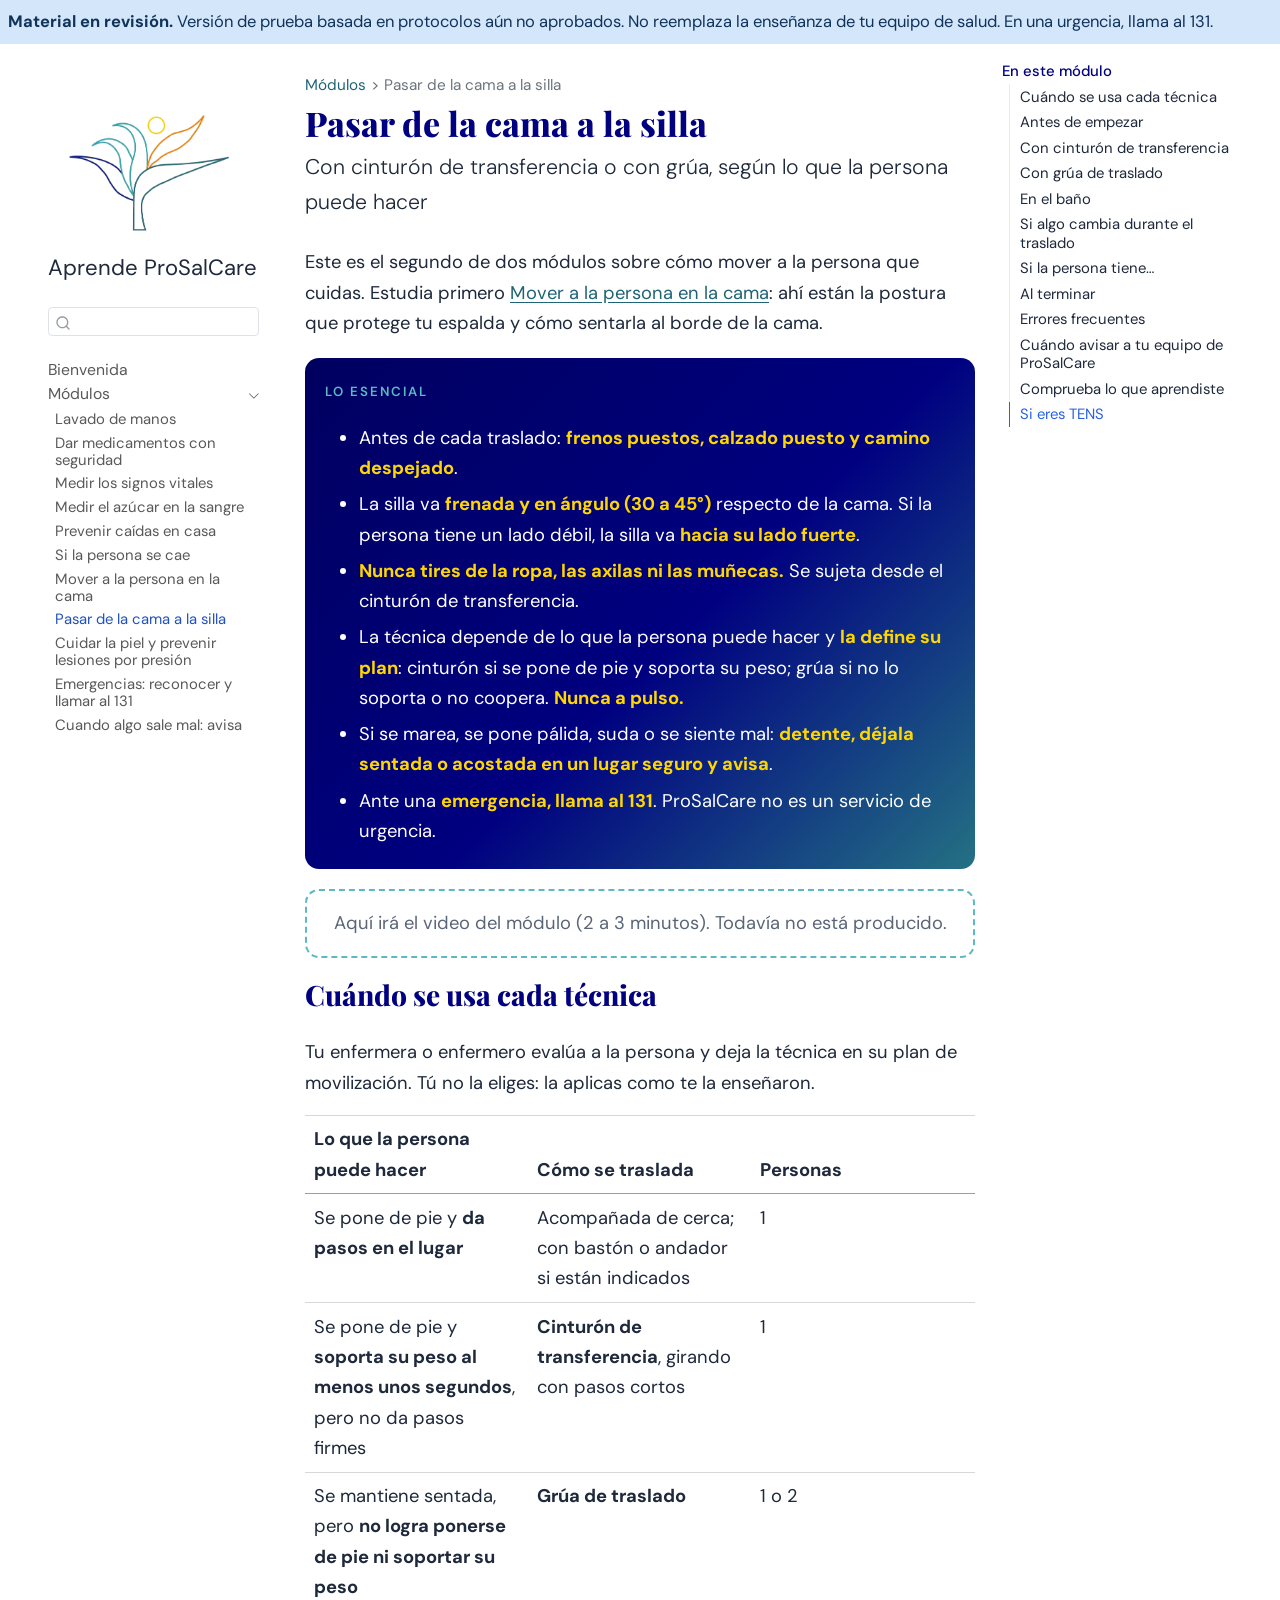
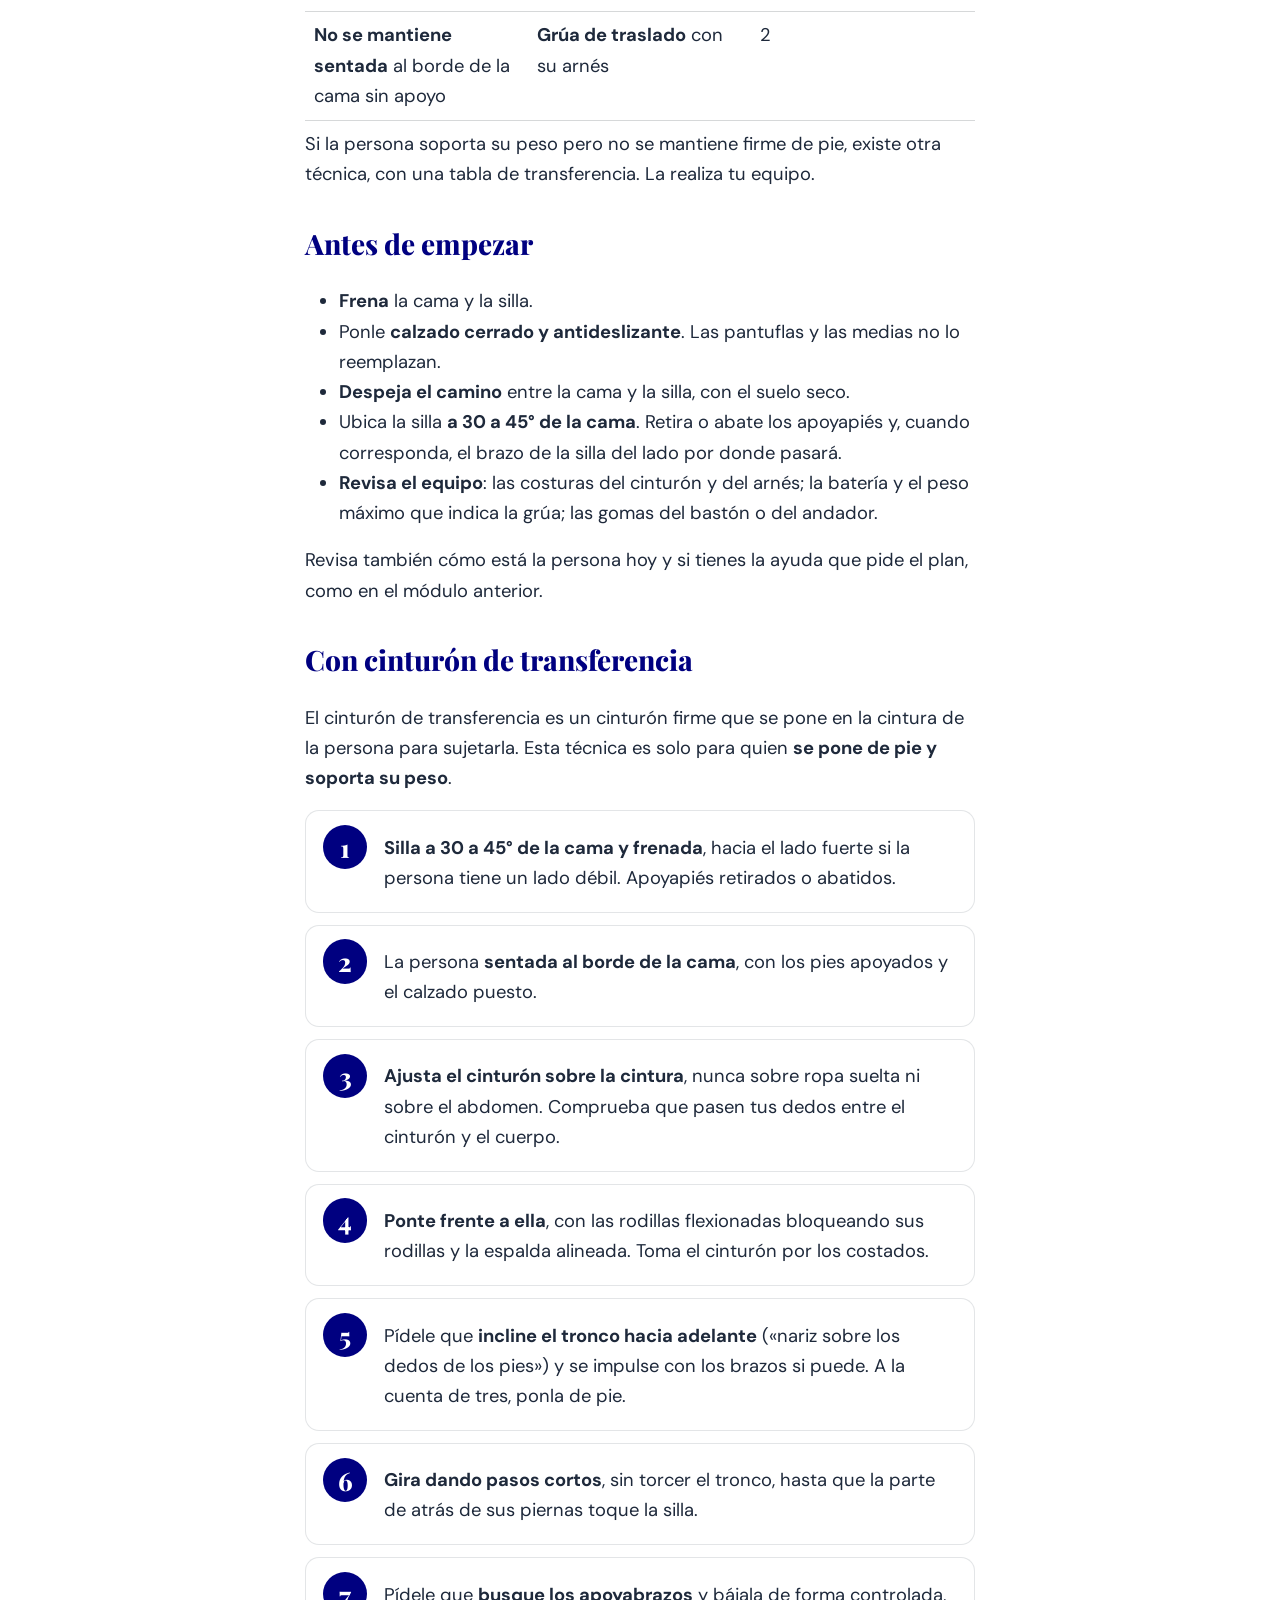
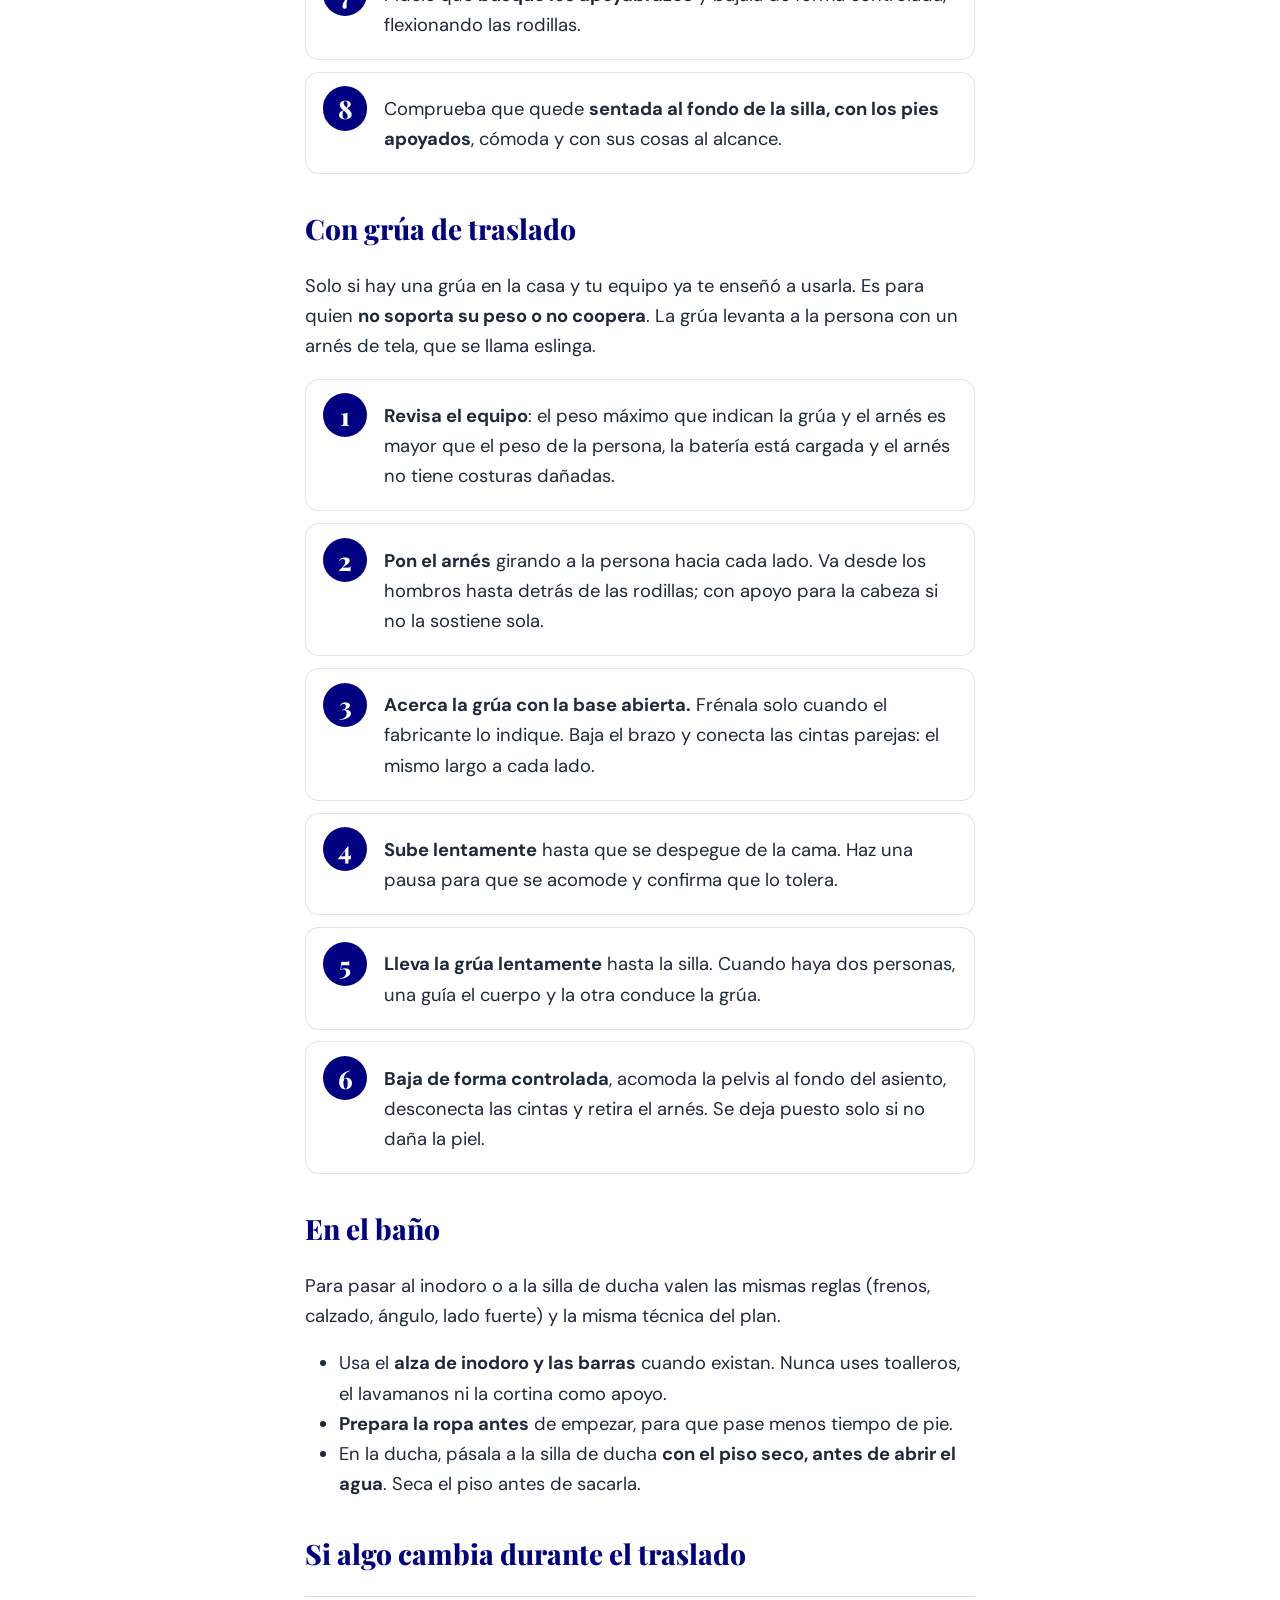
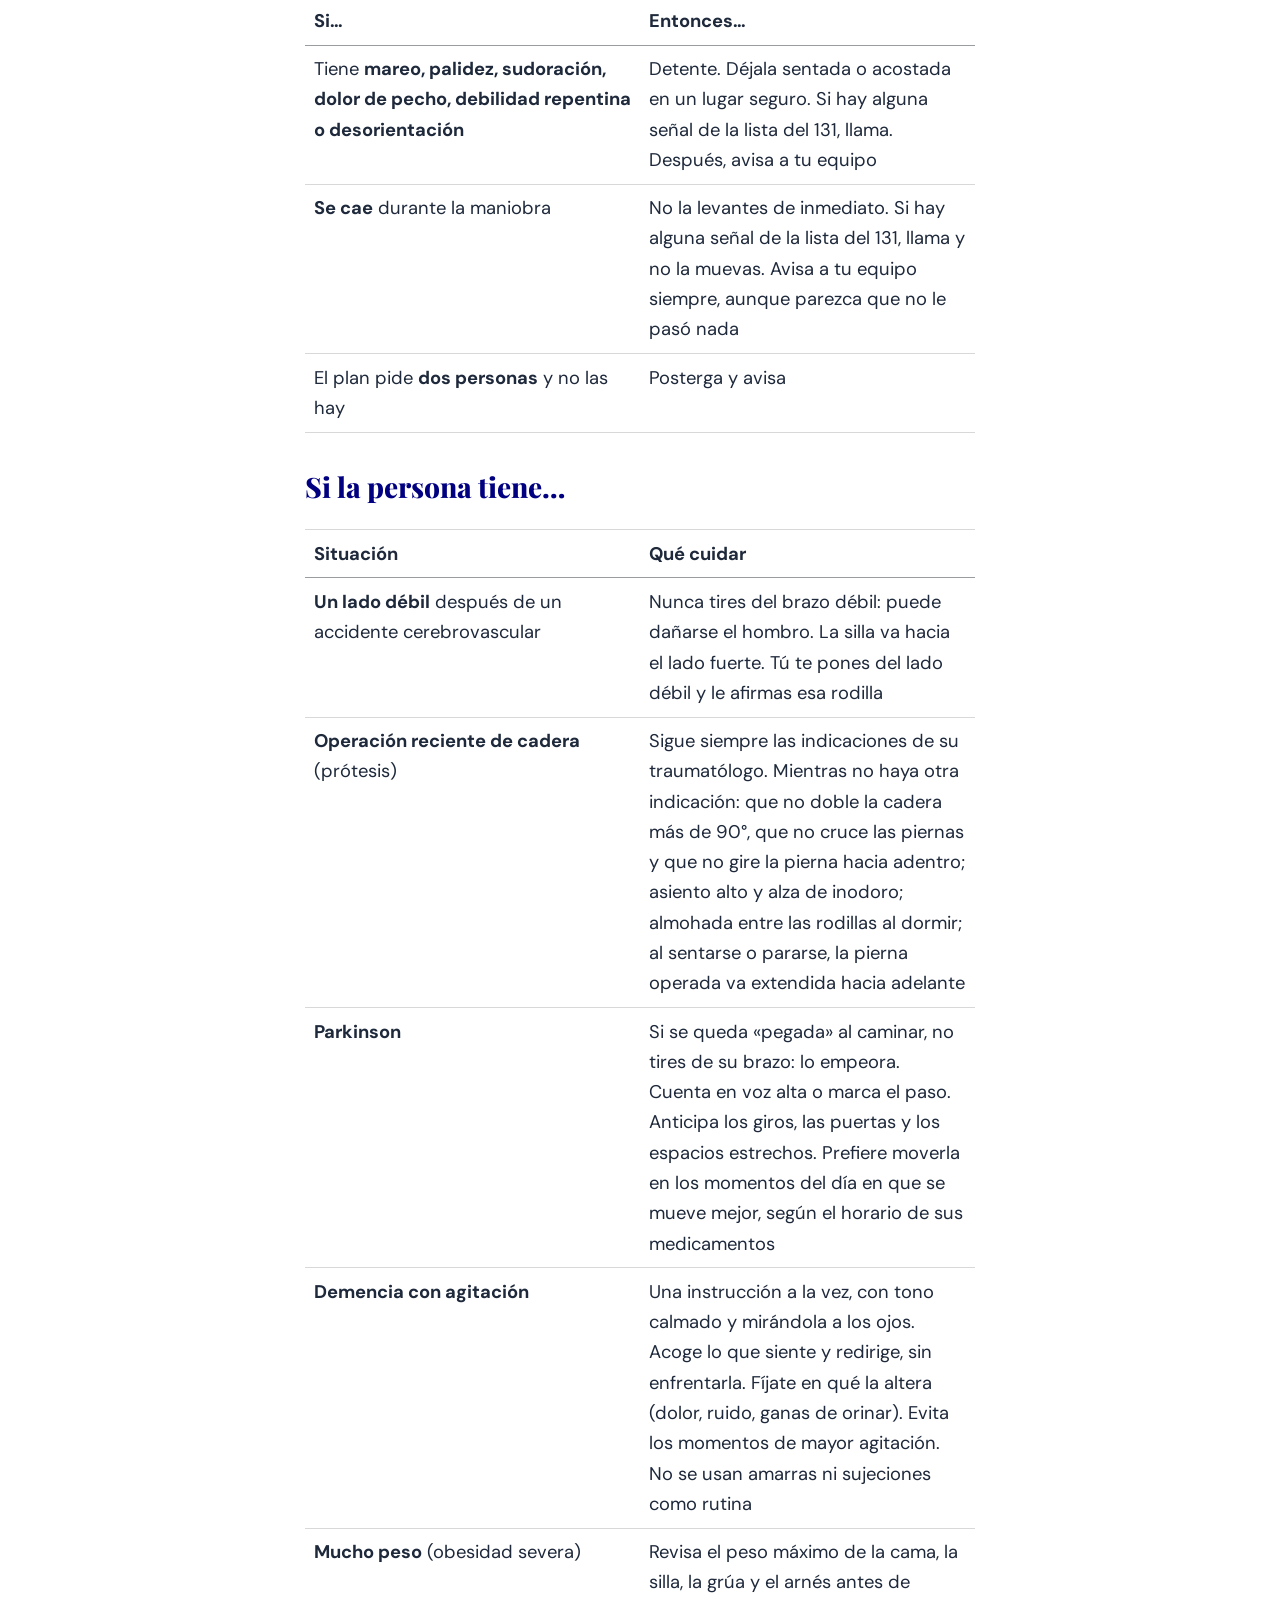
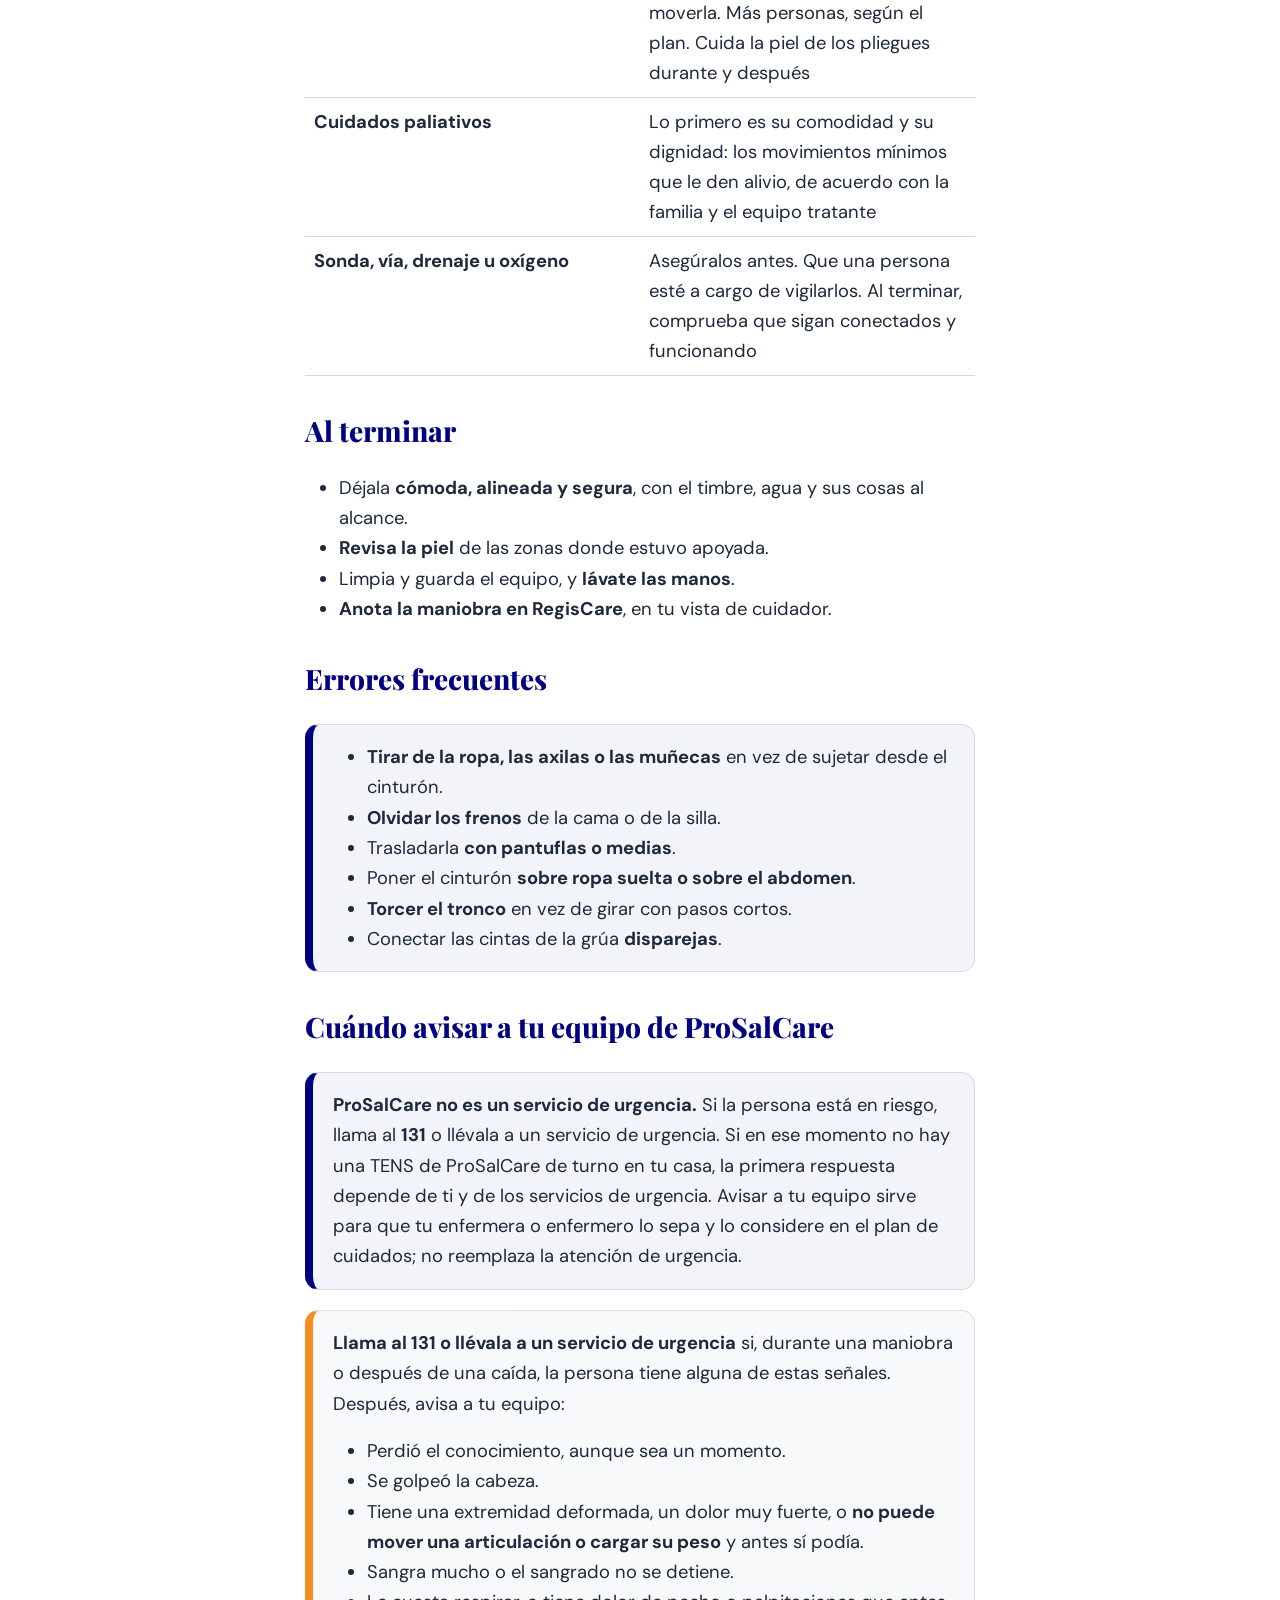
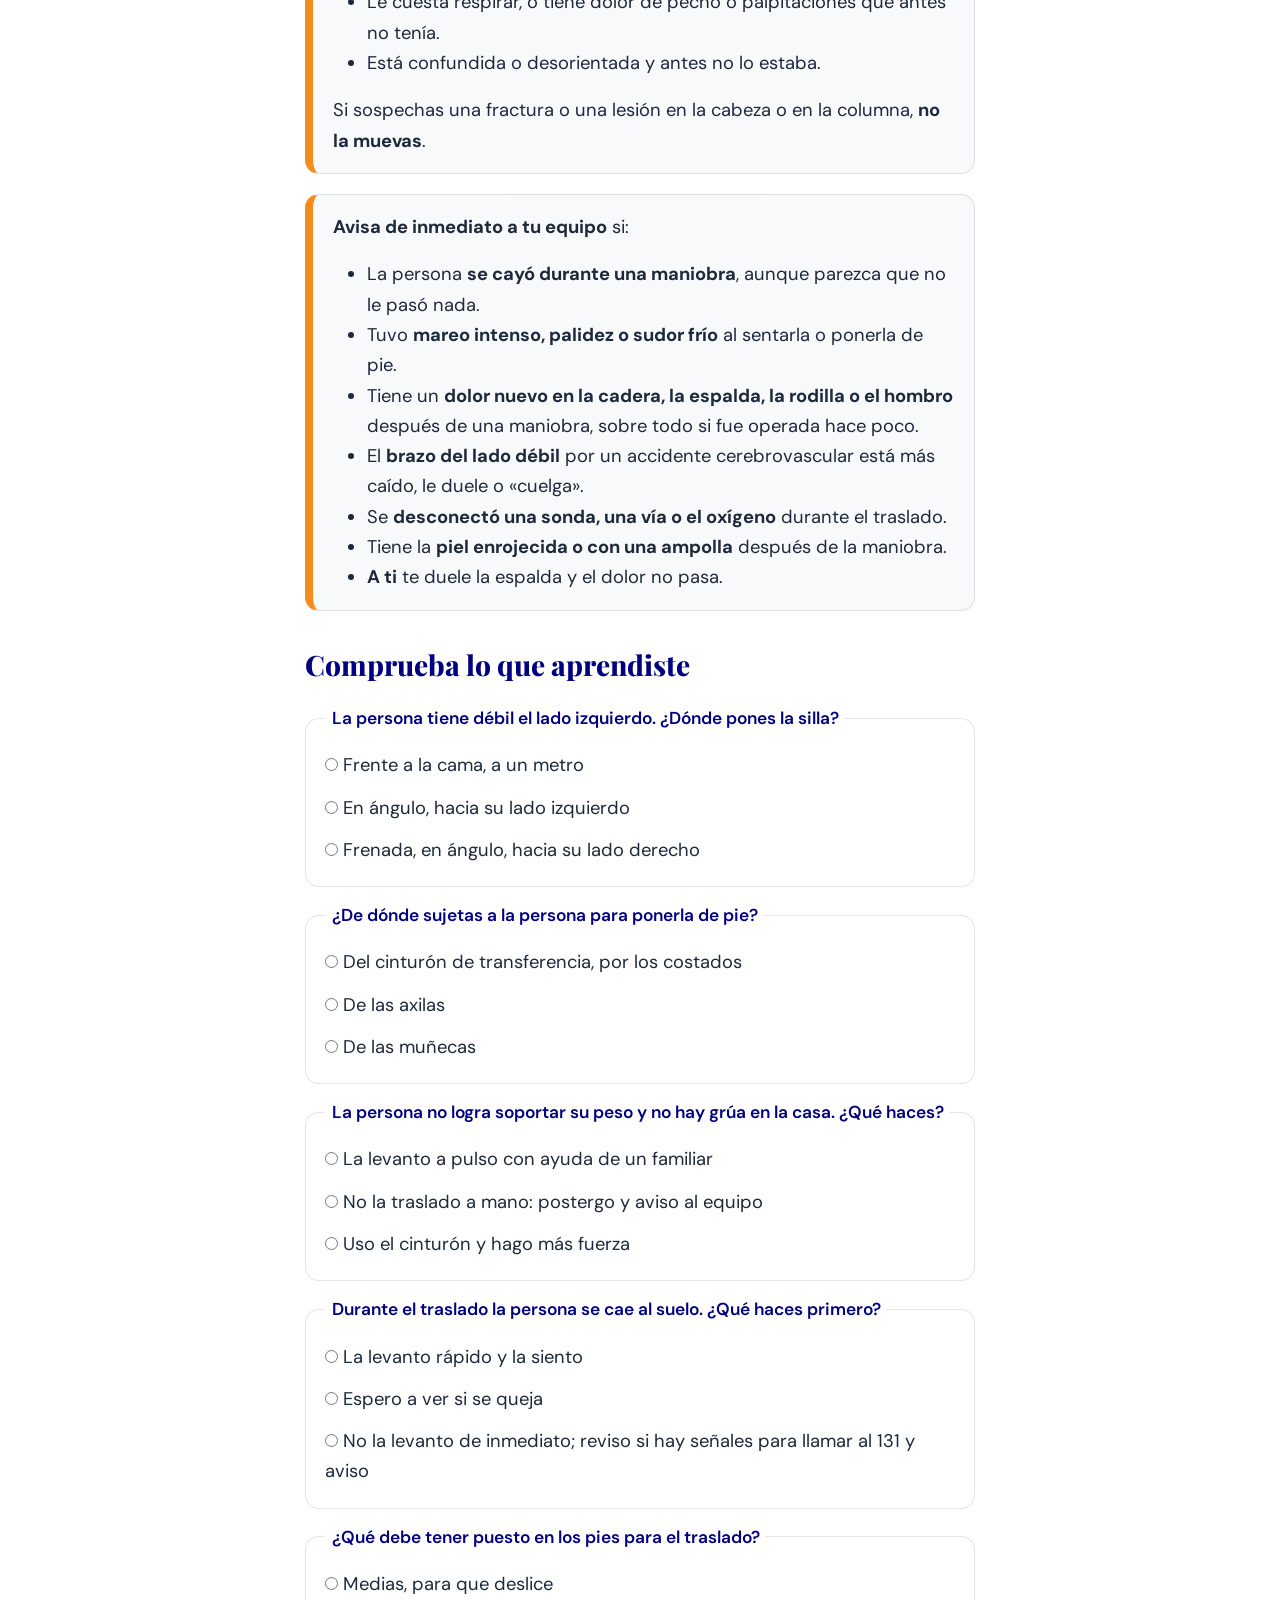
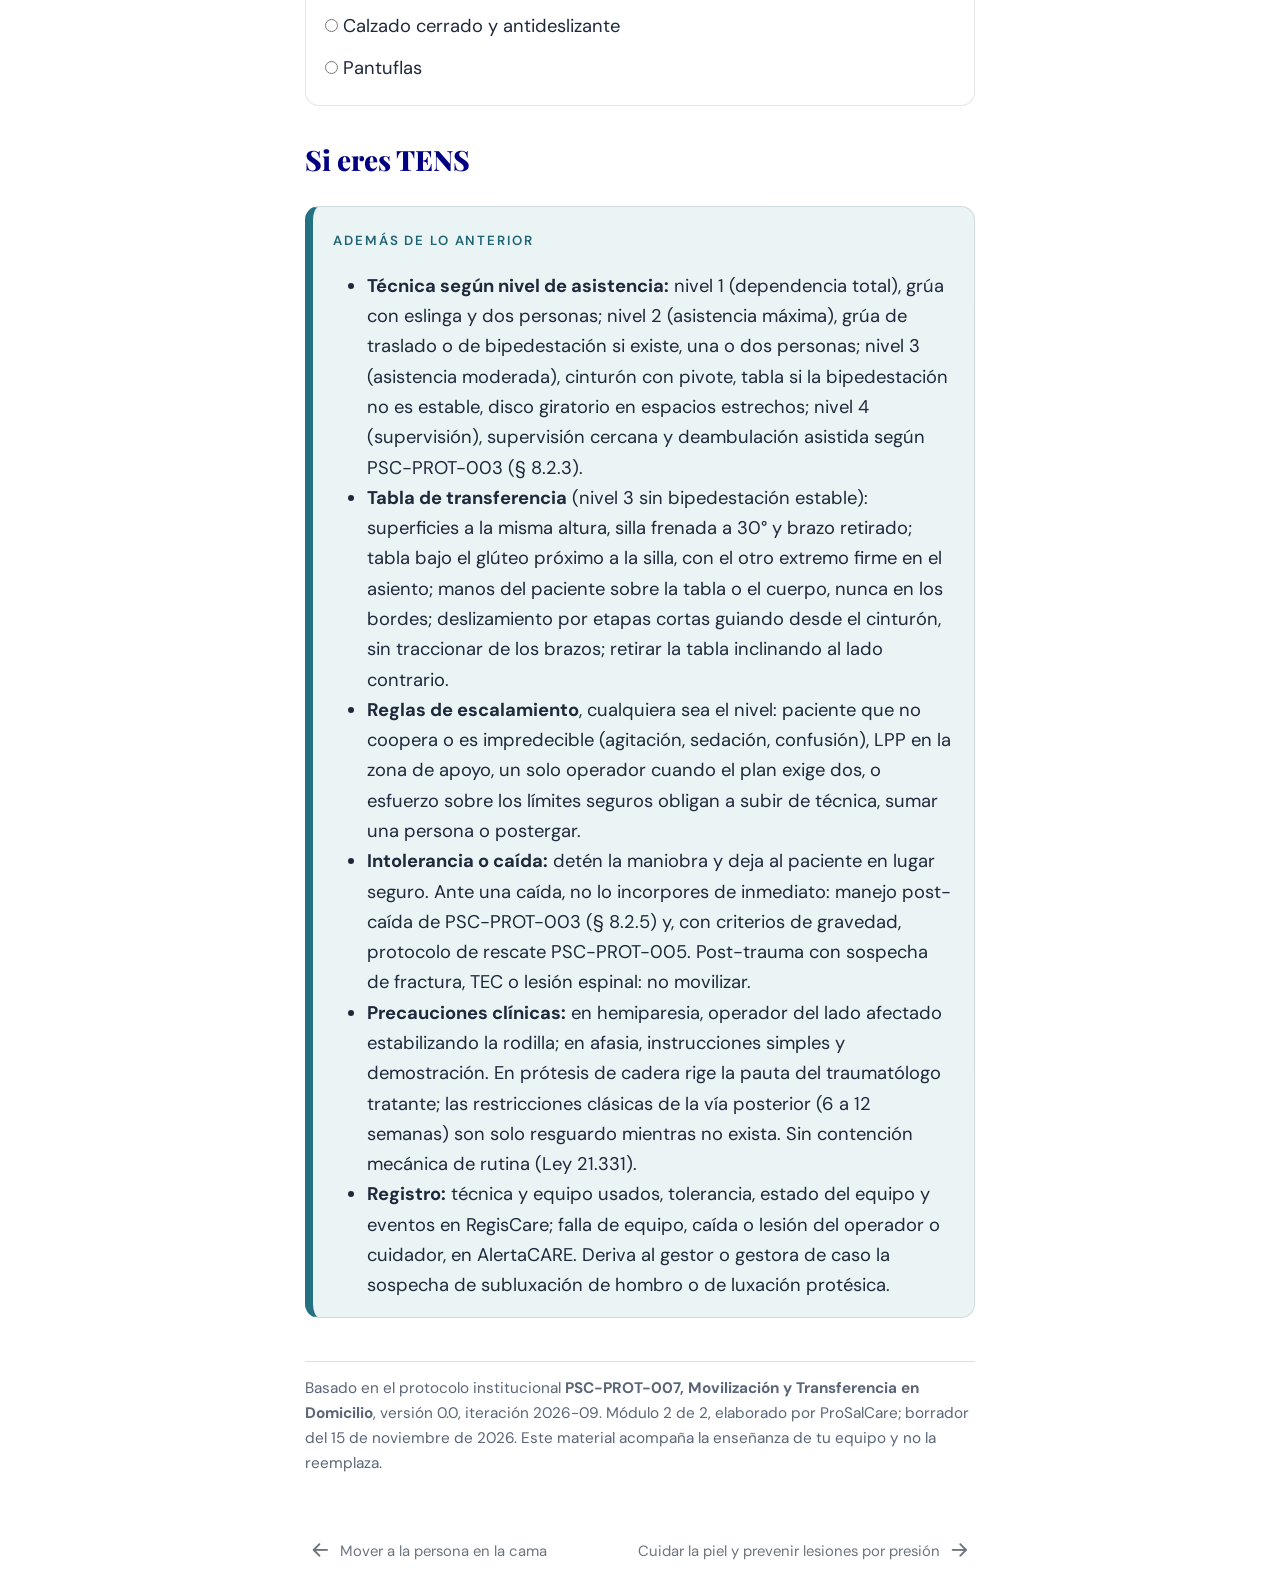
<file: docs/modulos/movilizacion-y-transferencia-2.html>
<!DOCTYPE html>
<html xmlns="http://www.w3.org/1999/xhtml" lang="es" xml:lang="es"><head>

<meta charset="utf-8">
<meta name="generator" content="quarto-1.11.9">

<meta name="viewport" content="width=device-width, initial-scale=1.0, user-scalable=yes">


<title>Pasar de la cama a la silla – Aprende ProSalCare</title>
<style>
/* Default styles provided by pandoc.
** See https://pandoc.org/MANUAL.html#variables-for-html for config info.
*/
span.smallcaps{font-variant: small-caps;}
div.columns{display: flex; gap: 1.5em;}
div.column{flex: auto;}
@media screen {
div.columns{gap: min(4vw, 1.5em);}
div.column{overflow-x: auto;}
}
div.hanging-indent{margin-left: 1.5em; text-indent: -1.5em;}
ul.task-list{list-style: none;}
ul.task-list li input[type="checkbox"] {
  width: 0.8em;
  margin: 0 0.8em 0.2em -1em; /* quarto-specific, see https://github.com/quarto-dev/quarto-cli/issues/4556 */ 
  vertical-align: middle;
}
</style>


<script src="../site_libs/quarto-nav/quarto-nav.js"></script>
<script src="../site_libs/quarto-nav/headroom.min.js"></script>
<script src="../site_libs/clipboard/clipboard.min.js"></script>
<script src="../site_libs/quarto-search/autocomplete.umd.js"></script>
<script src="../site_libs/quarto-search/fuse.min.js"></script>
<script src="../site_libs/quarto-search/quarto-search.js"></script>
<meta name="quarto:offset" content="../">
<link href="../modulos/cuidado-de-la-piel.html" rel="next">
<link href="../modulos/movilizacion-y-transferencia-1.html" rel="prev">
<link href="../assets/logo-icon.png" rel="icon" type="image/png">
<script src="../site_libs/quarto-html/quarto.js" type="module"></script>
<script src="../site_libs/quarto-html/tabsets/tabsets.js" type="module"></script>
<script src="../site_libs/quarto-html/scrollable-regions/scrollable-regions.js" type="module"></script>
<script src="../site_libs/quarto-html/popper.min.js"></script>
<script src="../site_libs/quarto-html/tippy.umd.min.js"></script>
<script src="../site_libs/quarto-html/anchor.min.js"></script>
<link href="../site_libs/quarto-html/tippy.css" rel="stylesheet">
<link href="../site_libs/quarto-html/quarto-syntax-highlighting-63b5708e65d6cd79cd7618c58d0c21e7.css" rel="stylesheet" id="quarto-text-highlighting-styles">
<script src="../site_libs/bootstrap/bootstrap.min.js"></script>
<link href="../site_libs/bootstrap/bootstrap-icons.css" rel="stylesheet">
<link href="../site_libs/bootstrap/bootstrap-01a495efc5497ac6e3f5457e7ed18e65.min.css" rel="stylesheet" append-hash="true" id="quarto-bootstrap" data-mode="light">
<script id="quarto-search-options" type="application/json">{
  "location": "sidebar",
  "copy-button": false,
  "collapse-after": 3,
  "panel-placement": "start",
  "type": "textbox",
  "limit": 50,
  "keyboard-shortcut": [
    "f",
    "/",
    "s"
  ],
  "show-item-context": false,
  "language": {
    "search-no-results-text": "No se han encontrado resultados",
    "search-matching-documents-text": "documentos encontrados",
    "search-copy-link-title": "Copiar el enlace en la búsqueda",
    "search-hide-matches-text": "Ocultar resultados adicionales",
    "search-more-match-text": "resultado adicional en este documento",
    "search-more-matches-text": "resultados adicionales en este documento",
    "search-clear-button-title": "Borrar",
    "search-text-placeholder": "",
    "search-detached-cancel-button-title": "Cancelar",
    "search-submit-button-title": "Enviar",
    "search-label": "Buscar"
  }
}</script>
<meta name="robots" content="noindex, nofollow">
<link rel="preconnect" href="https://fonts.googleapis.com">
<link rel="preconnect" href="https://fonts.gstatic.com" crossorigin="">
<link rel="stylesheet" href="https://fonts.googleapis.com/css2?family=DM+Sans:opsz,wght@9..40,400;9..40,500;9..40,600;9..40,700&amp;family=Playfair+Display:wght@700;800&amp;display=swap">


<link rel="stylesheet" href="../assets/prosalcare.css">
</head>

<body class="nav-sidebar floating quarto-light"><a id="quarto-skip-link" class="visually-hidden-focusable" href="#quarto-document-content">Saltar al contenido principal</a>

<div id="quarto-search-results"></div>
  <header id="quarto-header" class="headroom fixed-top">
  <nav class="quarto-secondary-nav" aria-label="Barra de herramientas">
    <div class="container-fluid d-flex">
      <button type="button" class="quarto-btn-toggle btn" data-bs-toggle="collapse" role="button" data-bs-target=".quarto-sidebar-collapse-item" aria-controls="quarto-sidebar" aria-expanded="false" aria-label="Alternar barra lateral" onclick="if (window.quartoToggleHeadroom) { window.quartoToggleHeadroom(); }">
        <i class="bi bi-layout-text-sidebar-reverse"></i>
      </button>
        <nav class="quarto-page-breadcrumbs" aria-label="Hilo de Ariadna"><ol class="breadcrumb"><li class="breadcrumb-item"><a href="../modulos/higiene-de-manos.html">Módulos</a></li><li class="breadcrumb-item"><a href="../modulos/movilizacion-y-transferencia-2.html"><span class="chapter-title">Pasar de la cama a la silla</span></a></li></ol></nav>
        <a class="flex-grow-1" data-bs-toggle="collapse" data-bs-target=".quarto-sidebar-collapse-item" onclick="if (window.quartoToggleHeadroom) { window.quartoToggleHeadroom(); }">      
        </a>
      <button type="button" class="btn quarto-search-button" aria-label="Buscar" onclick="window.quartoOpenSearch();">
        <i class="bi bi-search"></i>
      </button>
    </div>
  </nav>
  <div id="quarto-announcement" data-announcement-id="cbdb576a64ece2369ca439e6d341a6ba" class="alert alert-primary hidden"><div class="quarto-announcement-content">
<p><strong>Material en revisión.</strong> Versión de prueba basada en protocolos aún no aprobados. No reemplaza la enseñanza de tu equipo de salud. En una urgencia, llama al 131.</p>
</div></div>
</header>
<!-- content -->
<div id="quarto-content" class="quarto-container page-columns page-rows-contents page-layout-article">
<!-- sidebar -->
  <nav id="quarto-sidebar" class="sidebar collapse collapse-horizontal quarto-sidebar-collapse-item sidebar-navigation floating overflow-auto" aria-label="Sitio web">
    <div class="pt-lg-2 mt-2 text-left sidebar-header sidebar-header-stacked">
      <a href="../index.html" class="sidebar-logo-link">
      <img src="../assets/logo-icon.png" alt="" class="sidebar-logo light-content py-0 d-lg-inline d-none">
      <img src="../assets/logo-icon.png" alt="" class="sidebar-logo dark-content py-0 d-lg-inline d-none">
      </a>
    <div class="sidebar-title mb-0 py-0">
      <a href="../">Aprende ProSalCare</a> 
    </div>
      </div>
        <div class="mt-2 flex-shrink-0 align-items-center">
        <div class="sidebar-search">
        <div id="quarto-search" class="" title="Buscar"></div>
        </div>
        </div>
    <div class="sidebar-menu-container"> 
    <ul class="list-unstyled mt-1">
        <li class="sidebar-item">
  <div class="sidebar-item-container"> 
  <a href="../index.html" class="sidebar-item-text sidebar-link"><span class="chapter-title">Bienvenida</span></a>
  </div>
</li>
        <li class="sidebar-item sidebar-item-section">
      <div class="sidebar-item-container"> 
            <button type="button" class="sidebar-item-text sidebar-item-toggle sidebar-link text-start" data-bs-toggle="collapse" data-bs-target="#quarto-sidebar-section-1" aria-controls="quarto-sidebar-section-1" aria-expanded="true">
 <span class="menu-text" id="quarto-sidebar-section-1-label">Módulos</span><i class="bi bi-chevron-right" aria-hidden="true"></i></button>
      </div>
      <ul id="quarto-sidebar-section-1" aria-labelledby="quarto-sidebar-section-1-label" class="collapse list-unstyled sidebar-section depth1 show">  
          <li class="sidebar-item">
  <div class="sidebar-item-container"> 
  <a href="../modulos/higiene-de-manos.html" class="sidebar-item-text sidebar-link"><span class="chapter-title">Lavado de manos</span></a>
  </div>
</li>
          <li class="sidebar-item">
  <div class="sidebar-item-container"> 
  <a href="../modulos/medicamentos.html" class="sidebar-item-text sidebar-link"><span class="chapter-title">Dar medicamentos con seguridad</span></a>
  </div>
</li>
          <li class="sidebar-item">
  <div class="sidebar-item-container"> 
  <a href="../modulos/signos-vitales-1.html" class="sidebar-item-text sidebar-link"><span class="chapter-title">Medir los signos vitales</span></a>
  </div>
</li>
          <li class="sidebar-item">
  <div class="sidebar-item-container"> 
  <a href="../modulos/signos-vitales-2.html" class="sidebar-item-text sidebar-link"><span class="chapter-title">Medir el azúcar en la sangre</span></a>
  </div>
</li>
          <li class="sidebar-item">
  <div class="sidebar-item-container"> 
  <a href="../modulos/prevencion-de-caidas-1.html" class="sidebar-item-text sidebar-link"><span class="chapter-title">Prevenir caídas en casa</span></a>
  </div>
</li>
          <li class="sidebar-item">
  <div class="sidebar-item-container"> 
  <a href="../modulos/prevencion-de-caidas-2.html" class="sidebar-item-text sidebar-link"><span class="chapter-title">Si la persona se cae</span></a>
  </div>
</li>
          <li class="sidebar-item">
  <div class="sidebar-item-container"> 
  <a href="../modulos/movilizacion-y-transferencia-1.html" class="sidebar-item-text sidebar-link"><span class="chapter-title">Mover a la persona en la cama</span></a>
  </div>
</li>
          <li class="sidebar-item">
  <div class="sidebar-item-container"> 
  <a href="../modulos/movilizacion-y-transferencia-2.html" class="sidebar-item-text sidebar-link active"><span class="chapter-title">Pasar de la cama a la silla</span></a>
  </div>
</li>
          <li class="sidebar-item">
  <div class="sidebar-item-container"> 
  <a href="../modulos/cuidado-de-la-piel.html" class="sidebar-item-text sidebar-link"><span class="chapter-title">Cuidar la piel y prevenir lesiones por presión</span></a>
  </div>
</li>
          <li class="sidebar-item">
  <div class="sidebar-item-container"> 
  <a href="../modulos/emergencia-y-rescate-1.html" class="sidebar-item-text sidebar-link"><span class="chapter-title">Emergencias: reconocer y llamar al 131</span></a>
  </div>
</li>
          <li class="sidebar-item">
  <div class="sidebar-item-container"> 
  <a href="../modulos/eventos-adversos.html" class="sidebar-item-text sidebar-link"><span class="chapter-title">Cuando algo sale mal: avisa</span></a>
  </div>
</li>
      </ul>
  </li>
    </ul>
    </div>
</nav>
<div id="quarto-sidebar-glass" class="quarto-sidebar-collapse-item" data-bs-toggle="collapse" data-bs-target=".quarto-sidebar-collapse-item"></div>
<!-- margin-sidebar -->
    <div id="quarto-margin-sidebar" class="sidebar margin-sidebar">
        <nav id="TOC" role="doc-toc" aria-labelledby="toc-title" class="toc-active">
    <h2 id="toc-title">En este módulo</h2>
   
  <ul class="collapse">
  <li><a href="#cuándo-se-usa-cada-técnica" id="toc-cuándo-se-usa-cada-técnica" class="nav-link active" data-scroll-target="#cuándo-se-usa-cada-técnica">Cuándo se usa cada técnica</a></li>
  <li><a href="#antes-de-empezar" id="toc-antes-de-empezar" class="nav-link" data-scroll-target="#antes-de-empezar">Antes de empezar</a></li>
  <li><a href="#con-cinturón-de-transferencia" id="toc-con-cinturón-de-transferencia" class="nav-link" data-scroll-target="#con-cinturón-de-transferencia">Con cinturón de transferencia</a></li>
  <li><a href="#con-grúa-de-traslado" id="toc-con-grúa-de-traslado" class="nav-link" data-scroll-target="#con-grúa-de-traslado">Con grúa de traslado</a></li>
  <li><a href="#en-el-baño" id="toc-en-el-baño" class="nav-link" data-scroll-target="#en-el-baño">En el baño</a></li>
  <li><a href="#si-algo-cambia-durante-el-traslado" id="toc-si-algo-cambia-durante-el-traslado" class="nav-link" data-scroll-target="#si-algo-cambia-durante-el-traslado">Si algo cambia durante el traslado</a></li>
  <li><a href="#si-la-persona-tiene" id="toc-si-la-persona-tiene" class="nav-link" data-scroll-target="#si-la-persona-tiene">Si la persona tiene…</a></li>
  <li><a href="#al-terminar" id="toc-al-terminar" class="nav-link" data-scroll-target="#al-terminar">Al terminar</a></li>
  <li><a href="#errores-frecuentes" id="toc-errores-frecuentes" class="nav-link" data-scroll-target="#errores-frecuentes">Errores frecuentes</a></li>
  <li><a href="#cuándo-avisar-a-tu-equipo-de-prosalcare" id="toc-cuándo-avisar-a-tu-equipo-de-prosalcare" class="nav-link" data-scroll-target="#cuándo-avisar-a-tu-equipo-de-prosalcare">Cuándo avisar a tu equipo de ProSalCare</a></li>
  <li><a href="#comprueba-lo-que-aprendiste" id="toc-comprueba-lo-que-aprendiste" class="nav-link" data-scroll-target="#comprueba-lo-que-aprendiste">Comprueba lo que aprendiste</a></li>
  <li><a href="#si-eres-tens" id="toc-si-eres-tens" class="nav-link" data-scroll-target="#si-eres-tens">Si eres TENS</a></li>
  </ul>
</nav>
    </div>
<!-- main -->
<main class="content" id="quarto-document-content" tabindex="-1">

<header id="title-block-header" class="quarto-title-block default"><nav class="quarto-page-breadcrumbs quarto-title-breadcrumbs d-none d-lg-block" aria-label="Hilo de Ariadna"><ol class="breadcrumb"><li class="breadcrumb-item"><a href="../modulos/higiene-de-manos.html">Módulos</a></li><li class="breadcrumb-item"><a href="../modulos/movilizacion-y-transferencia-2.html"><span class="chapter-title">Pasar de la cama a la silla</span></a></li></ol></nav>
<div class="quarto-title">
<h1 class="title"><span class="chapter-title">Pasar de la cama a la silla</span></h1>
<p class="subtitle lead">Con cinturón de transferencia o con grúa, según lo que la persona puede hacer</p>
</div>



<div class="quarto-title-meta">

    
  
    
  </div>
  


</header>


<p>Este es el segundo de dos módulos sobre cómo mover a la persona que cuidas. Estudia primero <a href="../modulos/movilizacion-y-transferencia-1.html">Mover a la persona en la cama</a>: ahí están la postura que protege tu espalda y cómo sentarla al borde de la cama.</p>
<div class="box esencial">
<p><span class="etiqueta">Lo esencial</span></p>
<ul>
<li>Antes de cada traslado: <strong>frenos puestos, calzado puesto y camino despejado</strong>.</li>
<li>La silla va <strong>frenada y en ángulo (30 a 45°)</strong> respecto de la cama. Si la persona tiene un lado débil, la silla va <strong>hacia su lado fuerte</strong>.</li>
<li><strong>Nunca tires de la ropa, las axilas ni las muñecas.</strong> Se sujeta desde el cinturón de transferencia.</li>
<li>La técnica depende de lo que la persona puede hacer y <strong>la define su plan</strong>: cinturón si se pone de pie y soporta su peso; grúa si no lo soporta o no coopera. <strong>Nunca a pulso.</strong></li>
<li>Si se marea, se pone pálida, suda o se siente mal: <strong>detente, déjala sentada o acostada en un lugar seguro y avisa</strong>.</li>
<li>Ante una <strong>emergencia, llama al 131</strong>. ProSalCare no es un servicio de urgencia.</li>
</ul>
</div>
<div class="box pendiente">
<p>Aquí irá el video del módulo (2 a 3 minutos). Todavía no está producido.</p>
</div>
<section id="cuándo-se-usa-cada-técnica" class="level2">
<h2 class="anchored" data-anchor-id="cuándo-se-usa-cada-técnica">Cuándo se usa cada técnica</h2>
<p>Tu enfermera o enfermero evalúa a la persona y deja la técnica en su plan de movilización. Tú no la eliges: la aplicas como te la enseñaron.</p>
<table class="caption-top table">
<colgroup>
<col style="width: 33%">
<col style="width: 33%">
<col style="width: 33%">
</colgroup>
<thead>
<tr class="header">
<th>Lo que la persona puede hacer</th>
<th>Cómo se traslada</th>
<th>Personas</th>
</tr>
</thead>
<tbody>
<tr class="odd">
<td>Se pone de pie y <strong>da pasos en el lugar</strong></td>
<td>Acompañada de cerca; con bastón o andador si están indicados</td>
<td>1</td>
</tr>
<tr class="even">
<td>Se pone de pie y <strong>soporta su peso al menos unos segundos</strong>, pero no da pasos firmes</td>
<td><strong>Cinturón de transferencia</strong>, girando con pasos cortos</td>
<td>1</td>
</tr>
<tr class="odd">
<td>Se mantiene sentada, pero <strong>no logra ponerse de pie ni soportar su peso</strong></td>
<td><strong>Grúa de traslado</strong></td>
<td>1 o 2</td>
</tr>
<tr class="even">
<td><strong>No se mantiene sentada</strong> al borde de la cama sin apoyo</td>
<td><strong>Grúa de traslado</strong> con su arnés</td>
<td>2</td>
</tr>
</tbody>
</table>
<p>Si la persona soporta su peso pero no se mantiene firme de pie, existe otra técnica, con una tabla de transferencia. La realiza tu equipo.</p>
</section>
<section id="antes-de-empezar" class="level2">
<h2 class="anchored" data-anchor-id="antes-de-empezar">Antes de empezar</h2>
<ul>
<li><strong>Frena</strong> la cama y la silla.</li>
<li>Ponle <strong>calzado cerrado y antideslizante</strong>. Las pantuflas y las medias no lo reemplazan.</li>
<li><strong>Despeja el camino</strong> entre la cama y la silla, con el suelo seco.</li>
<li>Ubica la silla <strong>a 30 a 45° de la cama</strong>. Retira o abate los apoyapiés y, cuando corresponda, el brazo de la silla del lado por donde pasará.</li>
<li><strong>Revisa el equipo</strong>: las costuras del cinturón y del arnés; la batería y el peso máximo que indica la grúa; las gomas del bastón o del andador.</li>
</ul>
<p>Revisa también cómo está la persona hoy y si tienes la ayuda que pide el plan, como en el módulo anterior.</p>
</section>
<section id="con-cinturón-de-transferencia" class="level2">
<h2 class="anchored" data-anchor-id="con-cinturón-de-transferencia">Con cinturón de transferencia</h2>
<p>El cinturón de transferencia es un cinturón firme que se pone en la cintura de la persona para sujetarla. Esta técnica es solo para quien <strong>se pone de pie y soporta su peso</strong>.</p>
<ol class="pasos">
<li>
<span class="paso-txt"><strong>Silla a 30 a 45° de la cama y frenada</strong>, hacia el lado fuerte si la persona tiene un lado débil. Apoyapiés retirados o abatidos.</span>
</li>
<li>
<span class="paso-txt">La persona <strong>sentada al borde de la cama</strong>, con los pies apoyados y el calzado puesto.</span>
</li>
<li>
<span class="paso-txt"><strong>Ajusta el cinturón sobre la cintura</strong>, nunca sobre ropa suelta ni sobre el abdomen. Comprueba que pasen tus dedos entre el cinturón y el cuerpo.</span>
</li>
<li>
<span class="paso-txt"><strong>Ponte frente a ella</strong>, con las rodillas flexionadas bloqueando sus rodillas y la espalda alineada. Toma el cinturón por los costados.</span>
</li>
<li>
<span class="paso-txt">Pídele que <strong>incline el tronco hacia adelante</strong> («nariz sobre los dedos de los pies») y se impulse con los brazos si puede. A la cuenta de tres, ponla de pie.</span>
</li>
<li>
<span class="paso-txt"><strong>Gira dando pasos cortos</strong>, sin torcer el tronco, hasta que la parte de atrás de sus piernas toque la silla.</span>
</li>
<li>
<span class="paso-txt">Pídele que <strong>busque los apoyabrazos</strong> y bájala de forma controlada, flexionando las rodillas.</span>
</li>
<li>
<span class="paso-txt">Comprueba que quede <strong>sentada al fondo de la silla, con los pies apoyados</strong>, cómoda y con sus cosas al alcance.</span>
</li>
</ol>
</section>
<section id="con-grúa-de-traslado" class="level2">
<h2 class="anchored" data-anchor-id="con-grúa-de-traslado">Con grúa de traslado</h2>
<p>Solo si hay una grúa en la casa y tu equipo ya te enseñó a usarla. Es para quien <strong>no soporta su peso o no coopera</strong>. La grúa levanta a la persona con un arnés de tela, que se llama eslinga.</p>
<ol class="pasos">
<li>
<span class="paso-txt"><strong>Revisa el equipo</strong>: el peso máximo que indican la grúa y el arnés es mayor que el peso de la persona, la batería está cargada y el arnés no tiene costuras dañadas.</span>
</li>
<li>
<span class="paso-txt"><strong>Pon el arnés</strong> girando a la persona hacia cada lado. Va desde los hombros hasta detrás de las rodillas; con apoyo para la cabeza si no la sostiene sola.</span>
</li>
<li>
<span class="paso-txt"><strong>Acerca la grúa con la base abierta.</strong> Frénala solo cuando el fabricante lo indique. Baja el brazo y conecta las cintas parejas: el mismo largo a cada lado.</span>
</li>
<li>
<span class="paso-txt"><strong>Sube lentamente</strong> hasta que se despegue de la cama. Haz una pausa para que se acomode y confirma que lo tolera.</span>
</li>
<li>
<span class="paso-txt"><strong>Lleva la grúa lentamente</strong> hasta la silla. Cuando haya dos personas, una guía el cuerpo y la otra conduce la grúa.</span>
</li>
<li>
<span class="paso-txt"><strong>Baja de forma controlada</strong>, acomoda la pelvis al fondo del asiento, desconecta las cintas y retira el arnés. Se deja puesto solo si no daña la piel.</span>
</li>
</ol>
</section>
<section id="en-el-baño" class="level2">
<h2 class="anchored" data-anchor-id="en-el-baño">En el baño</h2>
<p>Para pasar al inodoro o a la silla de ducha valen las mismas reglas (frenos, calzado, ángulo, lado fuerte) y la misma técnica del plan.</p>
<ul>
<li>Usa el <strong>alza de inodoro y las barras</strong> cuando existan. Nunca uses toalleros, el lavamanos ni la cortina como apoyo.</li>
<li><strong>Prepara la ropa antes</strong> de empezar, para que pase menos tiempo de pie.</li>
<li>En la ducha, pásala a la silla de ducha <strong>con el piso seco, antes de abrir el agua</strong>. Seca el piso antes de sacarla.</li>
</ul>
</section>
<section id="si-algo-cambia-durante-el-traslado" class="level2">
<h2 class="anchored" data-anchor-id="si-algo-cambia-durante-el-traslado">Si algo cambia durante el traslado</h2>
<table class="caption-top table">
<colgroup>
<col style="width: 50%">
<col style="width: 50%">
</colgroup>
<thead>
<tr class="header">
<th>Si…</th>
<th>Entonces…</th>
</tr>
</thead>
<tbody>
<tr class="odd">
<td>Tiene <strong>mareo, palidez, sudoración, dolor de pecho, debilidad repentina o desorientación</strong></td>
<td>Detente. Déjala sentada o acostada en un lugar seguro. Si hay alguna señal de la lista del 131, llama. Después, avisa a tu equipo</td>
</tr>
<tr class="even">
<td><strong>Se cae</strong> durante la maniobra</td>
<td>No la levantes de inmediato. Si hay alguna señal de la lista del 131, llama y no la muevas. Avisa a tu equipo siempre, aunque parezca que no le pasó nada</td>
</tr>
<tr class="odd">
<td>El plan pide <strong>dos personas</strong> y no las hay</td>
<td>Posterga y avisa</td>
</tr>
</tbody>
</table>
</section>
<section id="si-la-persona-tiene" class="level2">
<h2 class="anchored" data-anchor-id="si-la-persona-tiene">Si la persona tiene…</h2>
<table class="caption-top table">
<colgroup>
<col style="width: 50%">
<col style="width: 50%">
</colgroup>
<thead>
<tr class="header">
<th>Situación</th>
<th>Qué cuidar</th>
</tr>
</thead>
<tbody>
<tr class="odd">
<td><strong>Un lado débil</strong> después de un accidente cerebrovascular</td>
<td>Nunca tires del brazo débil: puede dañarse el hombro. La silla va hacia el lado fuerte. Tú te pones del lado débil y le afirmas esa rodilla</td>
</tr>
<tr class="even">
<td><strong>Operación reciente de cadera</strong> (prótesis)</td>
<td>Sigue siempre las indicaciones de su traumatólogo. Mientras no haya otra indicación: que no doble la cadera más de 90°, que no cruce las piernas y que no gire la pierna hacia adentro; asiento alto y alza de inodoro; almohada entre las rodillas al dormir; al sentarse o pararse, la pierna operada va extendida hacia adelante</td>
</tr>
<tr class="odd">
<td><strong>Parkinson</strong></td>
<td>Si se queda «pegada» al caminar, no tires de su brazo: lo empeora. Cuenta en voz alta o marca el paso. Anticipa los giros, las puertas y los espacios estrechos. Prefiere moverla en los momentos del día en que se mueve mejor, según el horario de sus medicamentos</td>
</tr>
<tr class="even">
<td><strong>Demencia con agitación</strong></td>
<td>Una instrucción a la vez, con tono calmado y mirándola a los ojos. Acoge lo que siente y redirige, sin enfrentarla. Fíjate en qué la altera (dolor, ruido, ganas de orinar). Evita los momentos de mayor agitación. No se usan amarras ni sujeciones como rutina</td>
</tr>
<tr class="odd">
<td><strong>Mucho peso</strong> (obesidad severa)</td>
<td>Revisa el peso máximo de la cama, la silla, la grúa y el arnés antes de moverla. Más personas, según el plan. Cuida la piel de los pliegues durante y después</td>
</tr>
<tr class="even">
<td><strong>Cuidados paliativos</strong></td>
<td>Lo primero es su comodidad y su dignidad: los movimientos mínimos que le den alivio, de acuerdo con la familia y el equipo tratante</td>
</tr>
<tr class="odd">
<td><strong>Sonda, vía, drenaje u oxígeno</strong></td>
<td>Asegúralos antes. Que una persona esté a cargo de vigilarlos. Al terminar, comprueba que sigan conectados y funcionando</td>
</tr>
</tbody>
</table>
</section>
<section id="al-terminar" class="level2">
<h2 class="anchored" data-anchor-id="al-terminar">Al terminar</h2>
<ul>
<li>Déjala <strong>cómoda, alineada y segura</strong>, con el timbre, agua y sus cosas al alcance.</li>
<li><strong>Revisa la piel</strong> de las zonas donde estuvo apoyada.</li>
<li>Limpia y guarda el equipo, y <strong>lávate las manos</strong>.</li>
<li><strong>Anota la maniobra en RegisCare</strong>, en tu vista de cuidador.</li>
</ul>
</section>
<section id="errores-frecuentes" class="level2">
<h2 class="anchored" data-anchor-id="errores-frecuentes">Errores frecuentes</h2>
<div class="box nunca">
<ul>
<li><strong>Tirar de la ropa, las axilas o las muñecas</strong> en vez de sujetar desde el cinturón.</li>
<li><strong>Olvidar los frenos</strong> de la cama o de la silla.</li>
<li>Trasladarla <strong>con pantuflas o medias</strong>.</li>
<li>Poner el cinturón <strong>sobre ropa suelta o sobre el abdomen</strong>.</li>
<li><strong>Torcer el tronco</strong> en vez de girar con pasos cortos.</li>
<li>Conectar las cintas de la grúa <strong>disparejas</strong>.</li>
</ul>
</div>
</section>
<section id="cuándo-avisar-a-tu-equipo-de-prosalcare" class="level2">
<h2 class="anchored" data-anchor-id="cuándo-avisar-a-tu-equipo-de-prosalcare">Cuándo avisar a tu equipo de ProSalCare</h2>
<div class="box nunca">
<p><strong>ProSalCare no es un servicio de urgencia.</strong> Si la persona está en riesgo, llama al <strong>131</strong> o llévala a un servicio de urgencia. Si en ese momento no hay una TENS de ProSalCare de turno en tu casa, la primera respuesta depende de ti y de los servicios de urgencia. Avisar a tu equipo sirve para que tu enfermera o enfermero lo sepa y lo considere en el plan de cuidados; no reemplaza la atención de urgencia.</p>
</div>
<div class="box avisar">
<p><strong>Llama al 131 o llévala a un servicio de urgencia</strong> si, durante una maniobra o después de una caída, la persona tiene alguna de estas señales. Después, avisa a tu equipo:</p>
<ul>
<li>Perdió el conocimiento, aunque sea un momento.</li>
<li>Se golpeó la cabeza.</li>
<li>Tiene una extremidad deformada, un dolor muy fuerte, o <strong>no puede mover una articulación o cargar su peso</strong> y antes sí podía.</li>
<li>Sangra mucho o el sangrado no se detiene.</li>
<li>Le cuesta respirar, o tiene dolor de pecho o palpitaciones que antes no tenía.</li>
<li>Está confundida o desorientada y antes no lo estaba.</li>
</ul>
<p>Si sospechas una fractura o una lesión en la cabeza o en la columna, <strong>no la muevas</strong>.</p>
</div>
<div class="box avisar">
<p><strong>Avisa de inmediato a tu equipo</strong> si:</p>
<ul>
<li>La persona <strong>se cayó durante una maniobra</strong>, aunque parezca que no le pasó nada.</li>
<li>Tuvo <strong>mareo intenso, palidez o sudor frío</strong> al sentarla o ponerla de pie.</li>
<li>Tiene un <strong>dolor nuevo en la cadera, la espalda, la rodilla o el hombro</strong> después de una maniobra, sobre todo si fue operada hace poco.</li>
<li>El <strong>brazo del lado débil</strong> por un accidente cerebrovascular está más caído, le duele o «cuelga».</li>
<li>Se <strong>desconectó una sonda, una vía o el oxígeno</strong> durante el traslado.</li>
<li>Tiene la <strong>piel enrojecida o con una ampolla</strong> después de la maniobra.</li>
<li><strong>A ti</strong> te duele la espalda y el dolor no pasa.</li>
</ul>
</div>
</section>
<section id="comprueba-lo-que-aprendiste" class="level2">
<h2 class="anchored" data-anchor-id="comprueba-lo-que-aprendiste">Comprueba lo que aprendiste</h2>
<div class="quiz">
<fieldset data-ok="2" data-por="La silla va frenada, a 30 a 45° de la cama y hacia el lado fuerte de la persona.">
<legend>La persona tiene débil el lado izquierdo. ¿Dónde pones la silla?</legend> <label><input type="radio"> Frente a la cama, a un metro</label> <label><input type="radio"> En ángulo, hacia su lado izquierdo</label> <label><input type="radio"> Frenada, en ángulo, hacia su lado derecho</label>
</fieldset>
<fieldset data-ok="0" data-por="Se sujeta desde el cinturón de transferencia. Nunca desde la ropa, las axilas ni las muñecas.">
<legend>¿De dónde sujetas a la persona para ponerla de pie?</legend> <label><input type="radio"> Del cinturón de transferencia, por los costados</label> <label><input type="radio"> De las axilas</label> <label><input type="radio"> De las muñecas</label>
</fieldset>
<fieldset data-ok="1" data-por="A quien no soporta su propio peso no se le levanta a pulso, ni siquiera entre dos. Corresponde grúa; si no la hay, se posterga y se avisa.">
<legend>La persona no logra soportar su peso y no hay grúa en la casa. ¿Qué haces?</legend> <label><input type="radio"> La levanto a pulso con ayuda de un familiar</label> <label><input type="radio"> No la traslado a mano: postergo y aviso al equipo</label> <label><input type="radio"> Uso el cinturón y hago más fuerza</label>
</fieldset>
<fieldset data-ok="2" data-por="Tras una caída no se levanta de inmediato. Con señales de gravedad se llama al 131 y no se mueve; y siempre se avisa al equipo.">
<legend>Durante el traslado la persona se cae al suelo. ¿Qué haces primero?</legend> <label><input type="radio"> La levanto rápido y la siento</label> <label><input type="radio"> Espero a ver si se queja</label> <label><input type="radio"> No la levanto de inmediato; reviso si hay señales para llamar al 131 y aviso</label>
</fieldset>
<fieldset data-ok="1" data-por="Calzado cerrado y antideslizante en todo traslado. Las pantuflas y las medias no lo reemplazan.">
<legend>¿Qué debe tener puesto en los pies para el traslado?</legend> <label><input type="radio"> Medias, para que deslice</label> <label><input type="radio"> Calzado cerrado y antideslizante</label> <label><input type="radio"> Pantuflas</label>
</fieldset>
</div>
</section>
<section id="si-eres-tens" class="level2">
<h2 class="anchored" data-anchor-id="si-eres-tens">Si eres TENS</h2>
<div class="box tens">
<p><span class="etiqueta">Además de lo anterior</span></p>
<ul>
<li><strong>Técnica según nivel de asistencia:</strong> nivel 1 (dependencia total), grúa con eslinga y dos personas; nivel 2 (asistencia máxima), grúa de traslado o de bipedestación si existe, una o dos personas; nivel 3 (asistencia moderada), cinturón con pivote, tabla si la bipedestación no es estable, disco giratorio en espacios estrechos; nivel 4 (supervisión), supervisión cercana y deambulación asistida según PSC-PROT-003 (§ 8.2.3).</li>
<li><strong>Tabla de transferencia</strong> (nivel 3 sin bipedestación estable): superficies a la misma altura, silla frenada a 30° y brazo retirado; tabla bajo el glúteo próximo a la silla, con el otro extremo firme en el asiento; manos del paciente sobre la tabla o el cuerpo, nunca en los bordes; deslizamiento por etapas cortas guiando desde el cinturón, sin traccionar de los brazos; retirar la tabla inclinando al lado contrario.</li>
<li><strong>Reglas de escalamiento</strong>, cualquiera sea el nivel: paciente que no coopera o es impredecible (agitación, sedación, confusión), LPP en la zona de apoyo, un solo operador cuando el plan exige dos, o esfuerzo sobre los límites seguros obligan a subir de técnica, sumar una persona o postergar.</li>
<li><strong>Intolerancia o caída:</strong> detén la maniobra y deja al paciente en lugar seguro. Ante una caída, no lo incorpores de inmediato: manejo post-caída de PSC-PROT-003 (§ 8.2.5) y, con criterios de gravedad, protocolo de rescate PSC-PROT-005. Post-trauma con sospecha de fractura, TEC o lesión espinal: no movilizar.</li>
<li><strong>Precauciones clínicas:</strong> en hemiparesia, operador del lado afectado estabilizando la rodilla; en afasia, instrucciones simples y demostración. En prótesis de cadera rige la pauta del traumatólogo tratante; las restricciones clásicas de la vía posterior (6 a 12 semanas) son solo resguardo mientras no exista. Sin contención mecánica de rutina (Ley 21.331).</li>
<li><strong>Registro:</strong> técnica y equipo usados, tolerancia, estado del equipo y eventos en RegisCare; falla de equipo, caída o lesión del operador o cuidador, en AlertaCARE. Deriva al gestor o gestora de caso la sospecha de subluxación de hombro o de luxación protésica.</li>
</ul>
</div>
<div class="origen">
<p>Basado en el protocolo institucional <strong>PSC-PROT-007, Movilización y Transferencia en Domicilio</strong>, versión 0.0, iteración 2026-09. Módulo 2 de 2, elaborado por ProSalCare; borrador del 15 de noviembre de 2026. Este material acompaña la enseñanza de tu equipo y no la reemplaza.</p>
</div>


</section>

</main> <!-- /main -->
<script id="quarto-html-after-body" type="application/javascript">
  window.document.addEventListener("DOMContentLoaded", function (event) {
    const icon = "";
    const anchorJS = new window.AnchorJS();
    anchorJS.options = {
      placement: 'right',
      icon: icon
    };
    anchorJS.add('.anchored');
    const isCodeAnnotation = (el) => {
      for (const clz of el.classList) {
        if (clz.startsWith('code-annotation-')) {                     
          return true;
        }
      }
      return false;
    }
    const onCopySuccess = function(e) {
      // button target
      const button = e.trigger;
      // don't keep focus
      button.blur();
      // flash "checked"
      button.classList.add('code-copy-button-checked');
      var currentTitle = button.getAttribute("title");
      button.setAttribute("title", "Copiado");
      let tooltip;
      if (window.bootstrap) {
        button.setAttribute("data-bs-toggle", "tooltip");
        button.setAttribute("data-bs-placement", "left");
        button.setAttribute("data-bs-title", "Copiado");
        tooltip = new bootstrap.Tooltip(button, 
          { trigger: "manual", 
            customClass: "code-copy-button-tooltip",
            offset: [0, -8]});
        tooltip.show();    
      }
      setTimeout(function() {
        if (tooltip) {
          tooltip.hide();
          button.removeAttribute("data-bs-title");
          button.removeAttribute("data-bs-toggle");
          button.removeAttribute("data-bs-placement");
        }
        button.setAttribute("title", currentTitle);
        button.classList.remove('code-copy-button-checked');
      }, 1000);
      // clear code selection
      e.clearSelection();
    }
    const getTextToCopy = function(trigger) {
      const outerScaffold = trigger.parentElement.cloneNode(true);
      const codeEl = outerScaffold.querySelector('code');
      for (const childEl of codeEl.children) {
        if (isCodeAnnotation(childEl)) {
          childEl.remove();
        }
      }
      return codeEl.innerText;
    }
    const clipboard = new window.ClipboardJS('.code-copy-button:not([data-in-quarto-modal])', {
      text: getTextToCopy
    });
    clipboard.on('success', onCopySuccess);
    if (window.document.getElementById('quarto-embedded-source-code-modal')) {
      const clipboardModal = new window.ClipboardJS('.code-copy-button[data-in-quarto-modal]', {
        text: getTextToCopy,
        container: window.document.getElementById('quarto-embedded-source-code-modal')
      });
      clipboardModal.on('success', onCopySuccess);
    }
      var localhostRegex = new RegExp(/^(?:http|https):\/\/localhost\:?[0-9]*\//);
      var mailtoRegex = new RegExp(/^mailto:/);
        var filterRegex = new RegExp('/' + window.location.host + '/');
      const newWindowLabel = "(opens in a new tab)";
      const newWindowNoteId = "quarto-ext-newwindow-label";
      // Links reference one hidden label through aria-describedby, so the
      // announcement never changes their accessible name.
      var describeNewWindow = (link) => {
        if (!window.document.getElementById(newWindowNoteId)) {
          var newWindowNote = window.document.createElement("span");
          newWindowNote.id = newWindowNoteId;
          newWindowNote.hidden = true;
          newWindowNote.textContent = newWindowLabel;
          window.document.body.appendChild(newWindowNote);
        }
        var describedBy = (link.getAttribute("aria-describedby") || "").split(/\s+/).filter(Boolean);
        if (!describedBy.includes(newWindowNoteId)) {
          describedBy.push(newWindowNoteId);
          link.setAttribute("aria-describedby", describedBy.join(" "));
        }
      }
      var isInternal = (href) => {
          return filterRegex.test(href) || localhostRegex.test(href) || mailtoRegex.test(href);
      }
      // Inspect non-navigation links and adorn them if external
      window.quartoDecorateExternalLinks = function (root) {
     var links = (root || window.document).querySelectorAll('a[href]:not(.nav-link):not(.navbar-brand):not(.toc-action):not(.sidebar-link):not(.sidebar-item-toggle):not(.pagination-link):not(.no-external):not([aria-hidden]):not(.dropdown-item):not(.quarto-navigation-tool):not(.about-link)');
      for (var i=0; i<links.length; i++) {
        const link = links[i];
        if (!isInternal(link.href)) {
          // undo the damage that might have been done by quarto-nav.js in the case of
          // links that we want to consider external
          if (link.dataset.originalHref !== undefined) {
            link.href = link.dataset.originalHref;
          }
            // target, if specified
            link.setAttribute("target", "_blank");
            if (link.getAttribute("rel") === null) {
              link.setAttribute("rel", "noopener");
            }
            describeNewWindow(link);
          if (!link.classList.contains('no-external-icon')) {
          }
        }
      }
      };
      window.quartoDecorateExternalLinks(window.document);
    // Esc closes the popup (WCAG 1.4.13) and focus leaving both trigger and
    // popup closes it (WCAG 2.4.11); tippy handles neither for interactive popups.
    const hideOnEscAndFocusOut = {
      name: 'hideOnEscAndFocusOut',
      defaultValue: true,
      fn(instance) {
        const dismiss = () => {
          // A show scheduled by the trigger delay would otherwise reopen it
          instance.clearDelayTimeouts();
          instance.hide();
        };
        const onKeyDown = (event) => {
          if (event.key !== 'Escape') {
            return;
          }
          // Keep Esc from also reaching page handlers (e.g. reveal.js overview),
          // except an open reveal.js slide menu, which Esc should close too.
          // The menu handles keys only when its keyboard option is on.
          const menuHandlesEsc = window.Reveal?.getPlugin?.('menu')?.isOpen() &&
            window.Reveal.getConfig().menu?.keyboard !== false;
          if (!menuHandlesEsc) {
            event.stopPropagation();
          }
          if (instance.popper.contains(window.document.activeElement)) {
            // Disabled while refocusing so the focus trigger does not reopen it
            instance.disable();
            instance.reference.focus();
            instance.enable();
          }
          dismiss();
        };
        const onFocusOut = (event) => {
          const target = event.relatedTarget;
          if (target && !instance.reference.contains(target) &&
              !instance.popper.contains(target)) {
            dismiss();
          }
        };
        // On the trigger too: a click trigger (code-annotations: select) has no
        // blur handling. Attached for the instance's lifetime so leaving the
        // trigger also cancels a show still pending on the trigger delay.
        instance.reference.addEventListener('focusout', onFocusOut);
        return {
          onShow() {
            window.document.addEventListener('keydown', onKeyDown, true);
            instance.popper.addEventListener('focusout', onFocusOut);
          },
          onHide() {
            window.document.removeEventListener('keydown', onKeyDown, true);
            instance.popper.removeEventListener('focusout', onFocusOut);
          },
          onDestroy() {
            instance.reference.removeEventListener('focusout', onFocusOut);
          },
        };
      },
    };
    function tippyHover(el, contentFn, onTriggerFn, onUntriggerFn) {
      const config = {
        allowHTML: true,
        maxWidth: 500,
        delay: 100,
        arrow: false,
        appendTo: function(el) {
            return el.parentElement;
        },
        interactive: true,
        interactiveBorder: 10,
        theme: 'quarto',
        placement: 'bottom-start',
        plugins: [hideOnEscAndFocusOut],
      };
      if (contentFn) {
        config.content = contentFn;
      }
      if (onTriggerFn) {
        config.onTrigger = onTriggerFn;
      }
      if (onUntriggerFn) {
        config.onUntrigger = onUntriggerFn;
      }
      window.tippy(el, config); 
    }
    const noterefs = window.document.querySelectorAll('a[role="doc-noteref"]');
    for (var i=0; i<noterefs.length; i++) {
      const ref = noterefs[i];
      tippyHover(ref, function() {
        // use id or data attribute instead here
        let href = ref.getAttribute('data-footnote-href') || ref.getAttribute('href');
        try { href = new URL(href).hash; } catch {}
        const id = href.replace(/^#\/?/, "");
        const note = window.document.getElementById(id);
        if (note) {
          return note.innerHTML;
        } else {
          return "";
        }
      });
    }
    const xrefs = window.document.querySelectorAll('a.quarto-xref');
    const processXRef = (id, note) => {
      // Strip column container classes
      const stripColumnClz = (el) => {
        el.classList.remove("page-full", "page-columns");
        if (el.children) {
          for (const child of el.children) {
            stripColumnClz(child);
          }
        }
      }
      stripColumnClz(note)
      if (id === null || id.startsWith('sec-')) {
        // Special case sections, only their first couple elements
        const container = document.createElement("div");
        if (note.children && note.children.length > 2) {
          container.appendChild(note.children[0].cloneNode(true));
          for (let i = 1; i < note.children.length; i++) {
            const child = note.children[i];
            if (child.tagName === "P" && child.innerText === "") {
              continue;
            } else {
              container.appendChild(child.cloneNode(true));
              break;
            }
          }
          if (window.Quarto?.typesetMath) {
            window.Quarto.typesetMath(container);
          }
          return container.innerHTML
        } else {
          if (window.Quarto?.typesetMath) {
            window.Quarto.typesetMath(note);
          }
          return note.innerHTML;
        }
      } else {
        // Remove any anchor links if they are present
        const anchorLink = note.querySelector('a.anchorjs-link');
        if (anchorLink) {
          anchorLink.remove();
        }
        if (window.Quarto?.typesetMath) {
          window.Quarto.typesetMath(note);
        }
        if (note.classList.contains("callout")) {
          return note.outerHTML;
        } else {
          return note.innerHTML;
        }
      }
    }
    for (var i=0; i<xrefs.length; i++) {
      const xref = xrefs[i];
      tippyHover(xref, undefined, function(instance) {
        instance.disable();
        let url = xref.getAttribute('href');
        let hash = undefined; 
        if (url.startsWith('#')) {
          hash = url;
        } else {
          try { hash = new URL(url).hash; } catch {}
        }
        if (hash) {
          const id = hash.replace(/^#\/?/, "");
          const note = window.document.getElementById(id);
          if (note !== null) {
            try {
              const html = processXRef(id, note.cloneNode(true));
              instance.setContent(html);
            } finally {
              instance.enable();
              instance.show();
            }
          } else {
            // See if we can fetch this
            fetch(url.split('#')[0])
            .then(res => res.text())
            .then(html => {
              const parser = new DOMParser();
              const htmlDoc = parser.parseFromString(html, "text/html");
              const note = htmlDoc.getElementById(id);
              if (note !== null) {
                const html = processXRef(id, note);
                instance.setContent(html);
              } 
            }).finally(() => {
              instance.enable();
              instance.show();
            });
          }
        } else {
          // See if we can fetch a full url (with no hash to target)
          // This is a special case and we should probably do some content thinning / targeting
          fetch(url)
          .then(res => res.text())
          .then(html => {
            const parser = new DOMParser();
            const htmlDoc = parser.parseFromString(html, "text/html");
            const note = htmlDoc.querySelector('main.content');
            if (note !== null) {
              // This should only happen for chapter cross references
              // (since there is no id in the URL)
              // remove the first header
              if (note.children.length > 0 && note.children[0].tagName === "HEADER") {
                note.children[0].remove();
              }
              const html = processXRef(null, note);
              instance.setContent(html);
            } 
          }).finally(() => {
            instance.enable();
            instance.show();
          });
        }
      }, function(instance) {
      });
    }
        let selectedAnnoteEl;
        const selectorForAnnotation = ( cell, annotation) => {
          let cellAttr = 'data-code-cell="' + cell + '"';
          let lineAttr = 'data-code-annotation="' +  annotation + '"';
          const selector = 'span[' + cellAttr + '][' + lineAttr + ']';
          return selector;
        }
        const selectCodeLines = (annoteEl) => {
          const doc = window.document;
          const targetCell = annoteEl.getAttribute("data-target-cell");
          const targetAnnotation = annoteEl.getAttribute("data-target-annotation");
          const annoteSpan = window.document.querySelector(selectorForAnnotation(targetCell, targetAnnotation));
          const lines = annoteSpan.getAttribute("data-code-lines").split(",");
          const lineIds = lines.map((line) => {
            return targetCell + "-" + line;
          })
          // Each band is positioned against its own containing block, which is
          // not the offsetParent of the lines, so place it from client rects.
          const placeBand = (band, firstEl, lastEl, codeBlock) => {
            const container = band.offsetParent;
            if (container === null) {
              return;
            }
            const containerRect = container.getBoundingClientRect();
            // Reveal.js scales slides with a transform, so convert client
            // pixels back to the CSS pixels of the container.
            const scale = containerRect.height / container.offsetHeight || 1;
            const firstRect = firstEl.getBoundingClientRect();
            const lastRect = lastEl.getBoundingClientRect();
            const top = (firstRect.top - containerRect.top) / scale - container.clientTop + container.scrollTop;
            const height = (lastRect.bottom - firstRect.top) / scale;
            band.style.top = top - 2 + "px";
            band.style.height = height + 4 + "px";
            if (codeBlock) {
              // Without the copy button wrapper, the containing block is wider
              // than the code block, so span the code block explicitly.
              const blockRect = codeBlock.getBoundingClientRect();
              band.style.left = (blockRect.left - containerRect.left) / scale - container.clientLeft + container.scrollLeft + "px";
              band.style.width = blockRect.width / scale + "px";
            }
          };
          if (lineIds.length > 0) {
            const el = window.document.getElementById(lineIds[0]);
            const lastEl = window.document.getElementById(lineIds[lineIds.length - 1]);
            const parent = el.parentElement.parentElement;
            // cook up a div (if necessary) and position it
            let div = window.document.getElementById("code-annotation-line-highlight");
            if (div === null) {
              div = window.document.createElement("div");
              div.setAttribute("id", "code-annotation-line-highlight");
              div.style.position = 'absolute';
              parent.appendChild(div);
            }
            placeBand(div, el, lastEl, parent.closest("div.sourceCode") || parent);
            let gutterDiv = window.document.getElementById("code-annotation-line-highlight-gutter");
            if (gutterDiv === null) {
              gutterDiv = window.document.createElement("div");
              gutterDiv.setAttribute("id", "code-annotation-line-highlight-gutter");
              gutterDiv.style.position = 'absolute';
              const codeCell = window.document.getElementById(targetCell);
              const gutter = codeCell.querySelector('.code-annotation-gutter');
              gutter.appendChild(gutterDiv);
            }
            placeBand(gutterDiv, el, lastEl);
            selectedAnnoteEl = annoteEl;
          }
        };
        const unselectCodeLines = () => {
          const elementsIds = ["code-annotation-line-highlight", "code-annotation-line-highlight-gutter"];
          elementsIds.forEach((elId) => {
            const div = window.document.getElementById(elId);
            if (div) {
              div.remove();
            }
          });
          selectedAnnoteEl = undefined;
        };
          // Handle positioning of the toggle
      window.addEventListener(
        "resize",
        throttle(() => {
          elRect = undefined;
          if (selectedAnnoteEl) {
            selectCodeLines(selectedAnnoteEl);
          }
        }, 10)
      );
      function throttle(fn, ms) {
      let throttle = false;
      let timer;
        return (...args) => {
          if(!throttle) { // first call gets through
              fn.apply(this, args);
              throttle = true;
          } else { // all the others get throttled
              if(timer) clearTimeout(timer); // cancel #2
              timer = setTimeout(() => {
                fn.apply(this, args);
                timer = throttle = false;
              }, ms);
          }
        };
      }
        // Attach click handler to the DT
        const annoteDls = window.document.querySelectorAll('dt[data-target-cell]');
        for (const annoteDlNode of annoteDls) {
          annoteDlNode.addEventListener('click', (event) => {
            const clickedEl = event.target;
            if (clickedEl !== selectedAnnoteEl) {
              unselectCodeLines();
              const activeEl = window.document.querySelector('dt[data-target-cell].code-annotation-active');
              if (activeEl) {
                activeEl.classList.remove('code-annotation-active');
              }
              selectCodeLines(clickedEl);
              clickedEl.classList.add('code-annotation-active');
            } else {
              // Unselect the line
              unselectCodeLines();
              clickedEl.classList.remove('code-annotation-active');
            }
          });
        }
    const findCites = (el) => {
      const parentEl = el.parentElement;
      if (parentEl) {
        const cites = parentEl.dataset.cites;
        if (cites) {
          return {
            el,
            cites: cites.split(' ')
          };
        } else {
          return findCites(el.parentElement)
        }
      } else {
        return undefined;
      }
    };
    var bibliorefs = window.document.querySelectorAll('a[role="doc-biblioref"]');
    for (var i=0; i<bibliorefs.length; i++) {
      const ref = bibliorefs[i];
      const citeInfo = findCites(ref);
      if (citeInfo) {
        tippyHover(citeInfo.el, function() {
          var popup = window.document.createElement('div');
          citeInfo.cites.forEach(function(cite) {
            var citeDiv = window.document.createElement('div');
            citeDiv.classList.add('hanging-indent');
            citeDiv.classList.add('csl-entry');
            var biblioDiv = window.document.getElementById('ref-' + cite);
            if (biblioDiv) {
              citeDiv.innerHTML = biblioDiv.innerHTML;
            }
            popup.appendChild(citeDiv);
          });
          return popup.innerHTML;
        });
      }
    }
  });
  </script>
  <script type="application/javascript">
  window.quartoScrollableRegionsLabels = {"code":"Código desplazable","output":"Salida desplazable"};
  </script>
<nav class="page-navigation" aria-label="Página">
  <div class="nav-page nav-page-previous">
      <a href="../modulos/movilizacion-y-transferencia-1.html" class="pagination-link" aria-label="Mover a la persona en la cama">
        <i class="bi bi-arrow-left-short"></i> <span class="nav-page-text"><span class="chapter-title">Mover a la persona en la cama</span></span>
      </a>          
  </div>
  <div class="nav-page nav-page-next">
      <a href="../modulos/cuidado-de-la-piel.html" class="pagination-link" aria-label="Cuidar la piel y prevenir lesiones por presión">
        <span class="nav-page-text"><span class="chapter-title">Cuidar la piel y prevenir lesiones por presión</span></span> <i class="bi bi-arrow-right-short"></i>
      </a>
  </div>
</nav>
</div> <!-- /content -->
<script>
/* Interactivos de los módulos: cronómetro de práctica y autoevaluación. Sin dependencias ni datos enviados a ningún servidor. */
(function () {
  // Animaciones de los pasos: se reproducen solo mientras están a la vista
  var vids = document.querySelectorAll("video.paso-vid");
  if ("IntersectionObserver" in window && !(window.matchMedia && matchMedia("(prefers-reduced-motion: reduce)").matches)) {
    var io = new IntersectionObserver(function (es) { es.forEach(function (e) { if (e.isIntersecting) { var pr = e.target.play(); if (pr && pr.catch) pr.catch(function () {}); } else e.target.pause(); }); }, { threshold: 0.4 });
    vids.forEach(function (v) { io.observe(v); });
  } else vids.forEach(function (v) { v.controls = true; });
  // Cronómetro: <div class="practica" data-pasos='[["Texto del paso", segundos], ...]'>
  document.querySelectorAll(".practica").forEach(function (box) {
    var pasos = JSON.parse(box.getAttribute("data-pasos") || "[]");
    var total = pasos.reduce(function (a, p) { return a + p[1]; }, 0);
    box.innerHTML = '<div class="ahora" aria-live="polite">Practica con el cronómetro: te guía paso a paso.</div>' +
      '<div class="barra" aria-hidden="true"><i></i></div><div class="seg">0 de ' + total + ' segundos</div>' +
      '<button type="button">Comenzar</button>';
    var ahora = box.querySelector(".ahora"), barra = box.querySelector(".barra i"), seg = box.querySelector(".seg"), btn = box.querySelector("button");
    var timer = null, t0 = 0;
    function parar(msg) { clearInterval(timer); timer = null; btn.textContent = "Repetir"; if (msg) ahora.textContent = msg; }
    function tick() {
      var t = (Date.now() - t0) / 1000, acc = 0, i;
      if (t >= total) { barra.style.width = "100%"; seg.textContent = total + " de " + total + " segundos"; parar("Listo. Así de largo es un buen lavado."); return; }
      for (i = 0; i < pasos.length; i++) { if (t < acc + pasos[i][1]) break; acc += pasos[i][1]; }
      ahora.textContent = (i + 1) + ". " + pasos[i][0];
      barra.style.width = (100 * t / total) + "%"; seg.textContent = Math.floor(t) + " de " + total + " segundos";
    }
    btn.addEventListener("click", function () {
      if (timer) { parar("Pausado. Puedes repetir cuando quieras."); return; }
      t0 = Date.now(); btn.textContent = "Detener"; tick(); timer = setInterval(tick, 200);
    });
  });
  // Autoevaluación: <div class="quiz"> con <fieldset data-ok="índice" data-por="explicación">
  document.querySelectorAll(".quiz fieldset").forEach(function (fs, n) {
    var ok = parseInt(fs.getAttribute("data-ok"), 10), por = fs.getAttribute("data-por") || "";
    var out = document.createElement("div"); out.className = "resp"; out.hidden = true; out.setAttribute("aria-live", "polite"); fs.appendChild(out);
    fs.querySelectorAll("input").forEach(function (inp, i) {
      inp.name = "q" + n; inp.id = "q" + n + "-" + i;
      inp.addEventListener("change", function () {
        out.hidden = false; out.className = "resp " + (i === ok ? "ok" : "no");
        out.textContent = (i === ok ? "Correcto. " : "Todavía no. ") + por;
      });
    });
  });
})();
</script>




</body></html>
</file>
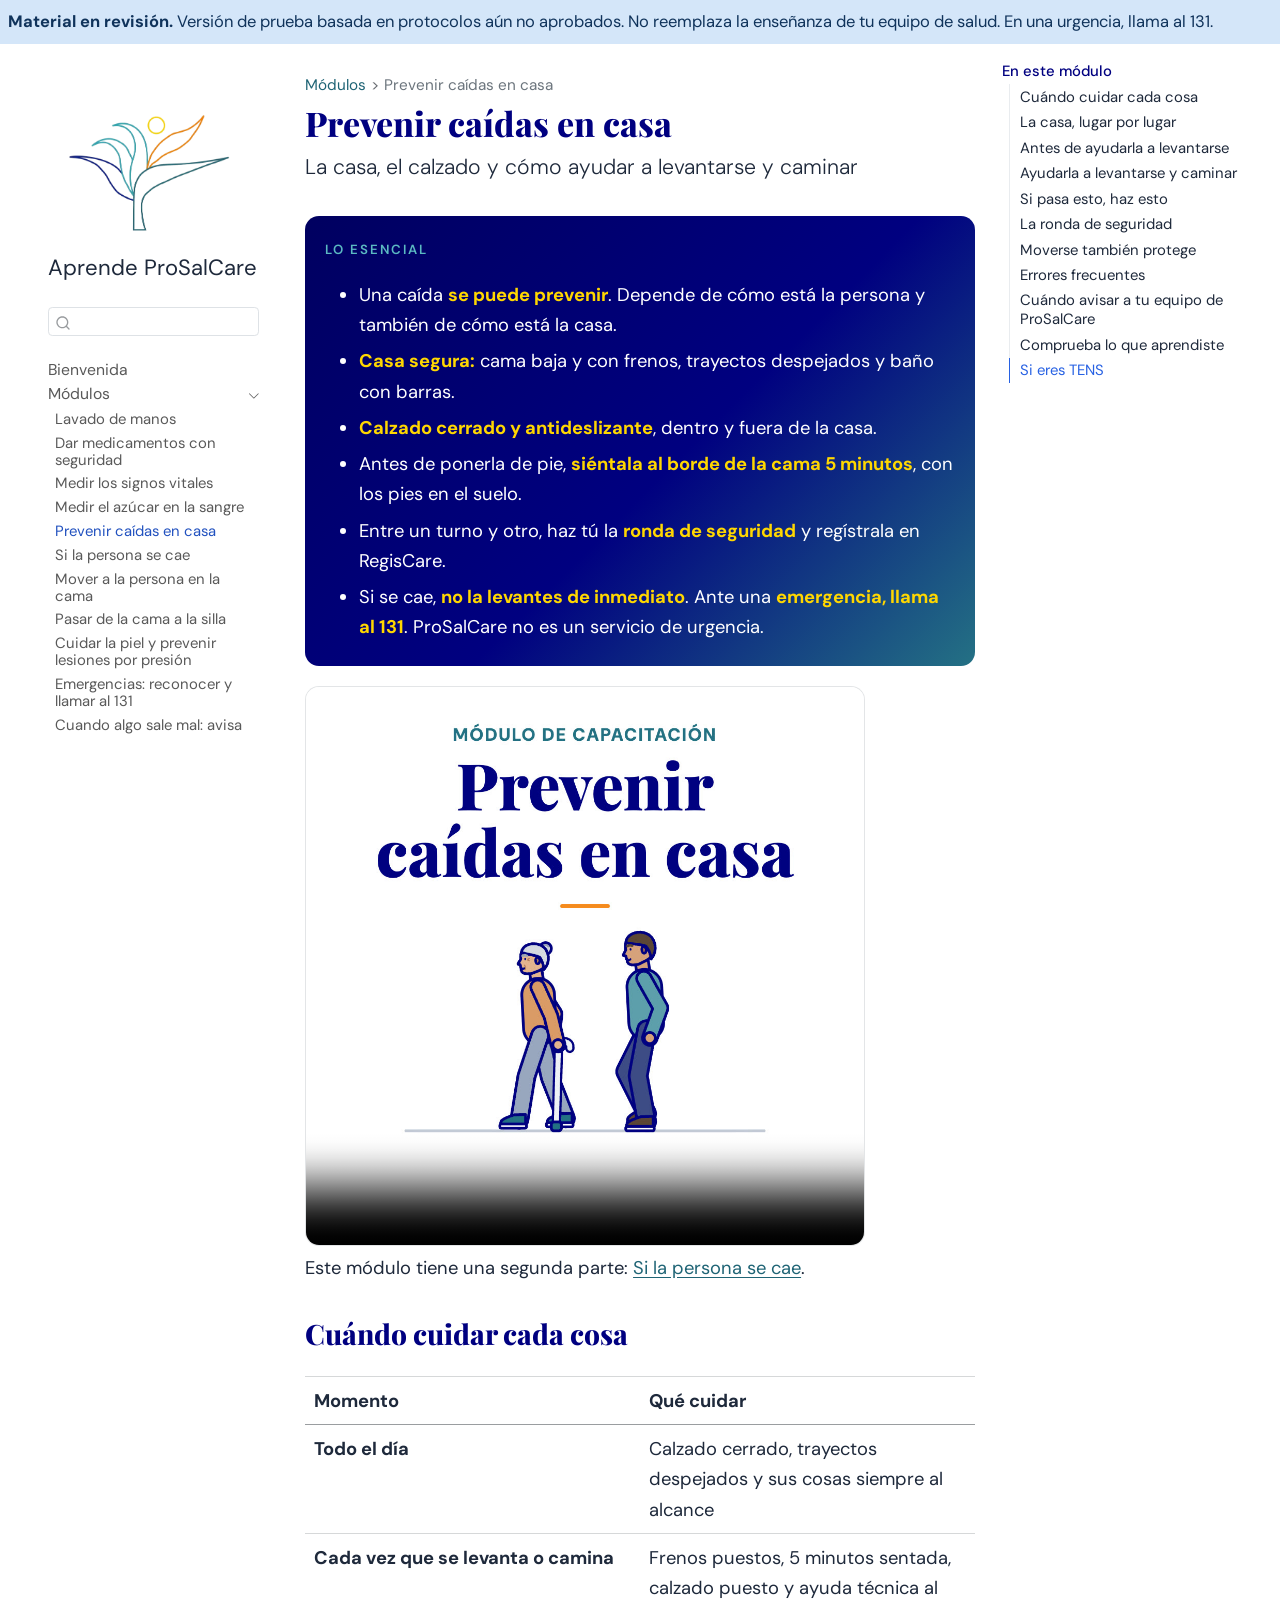
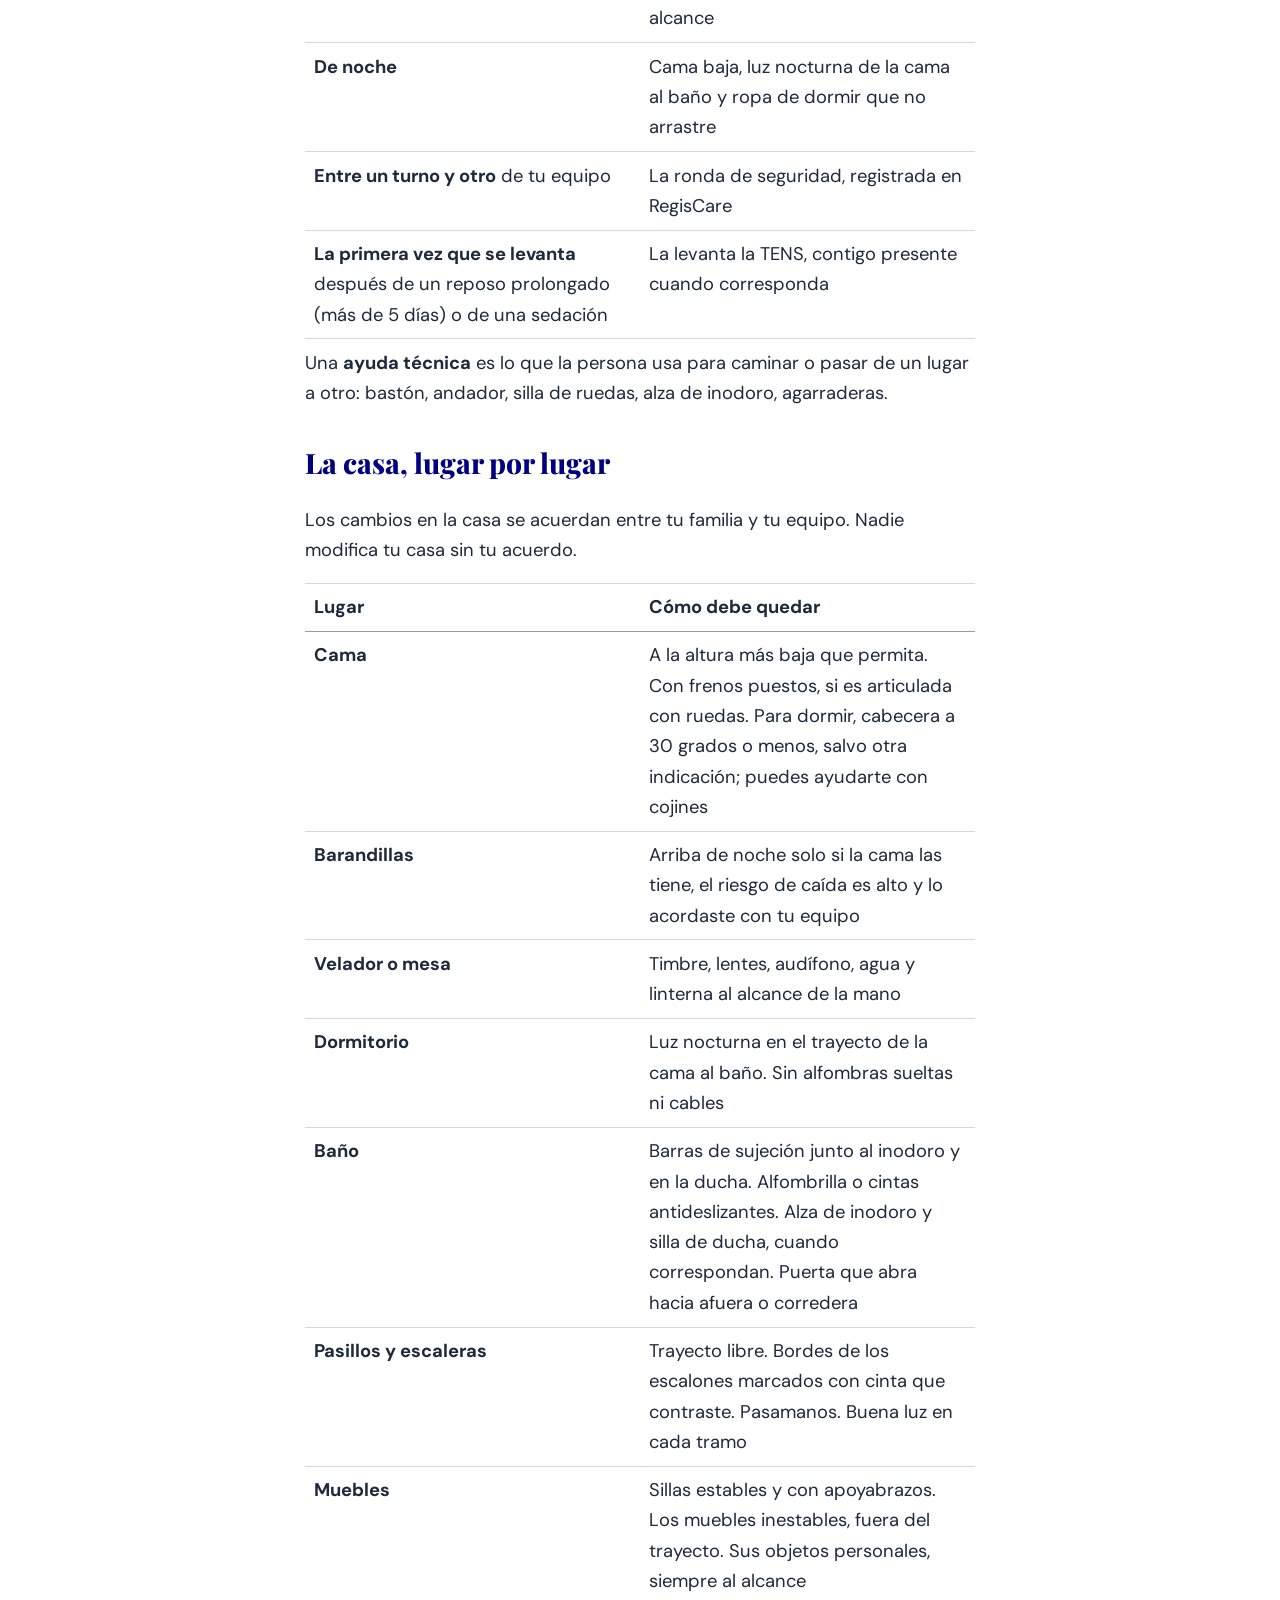
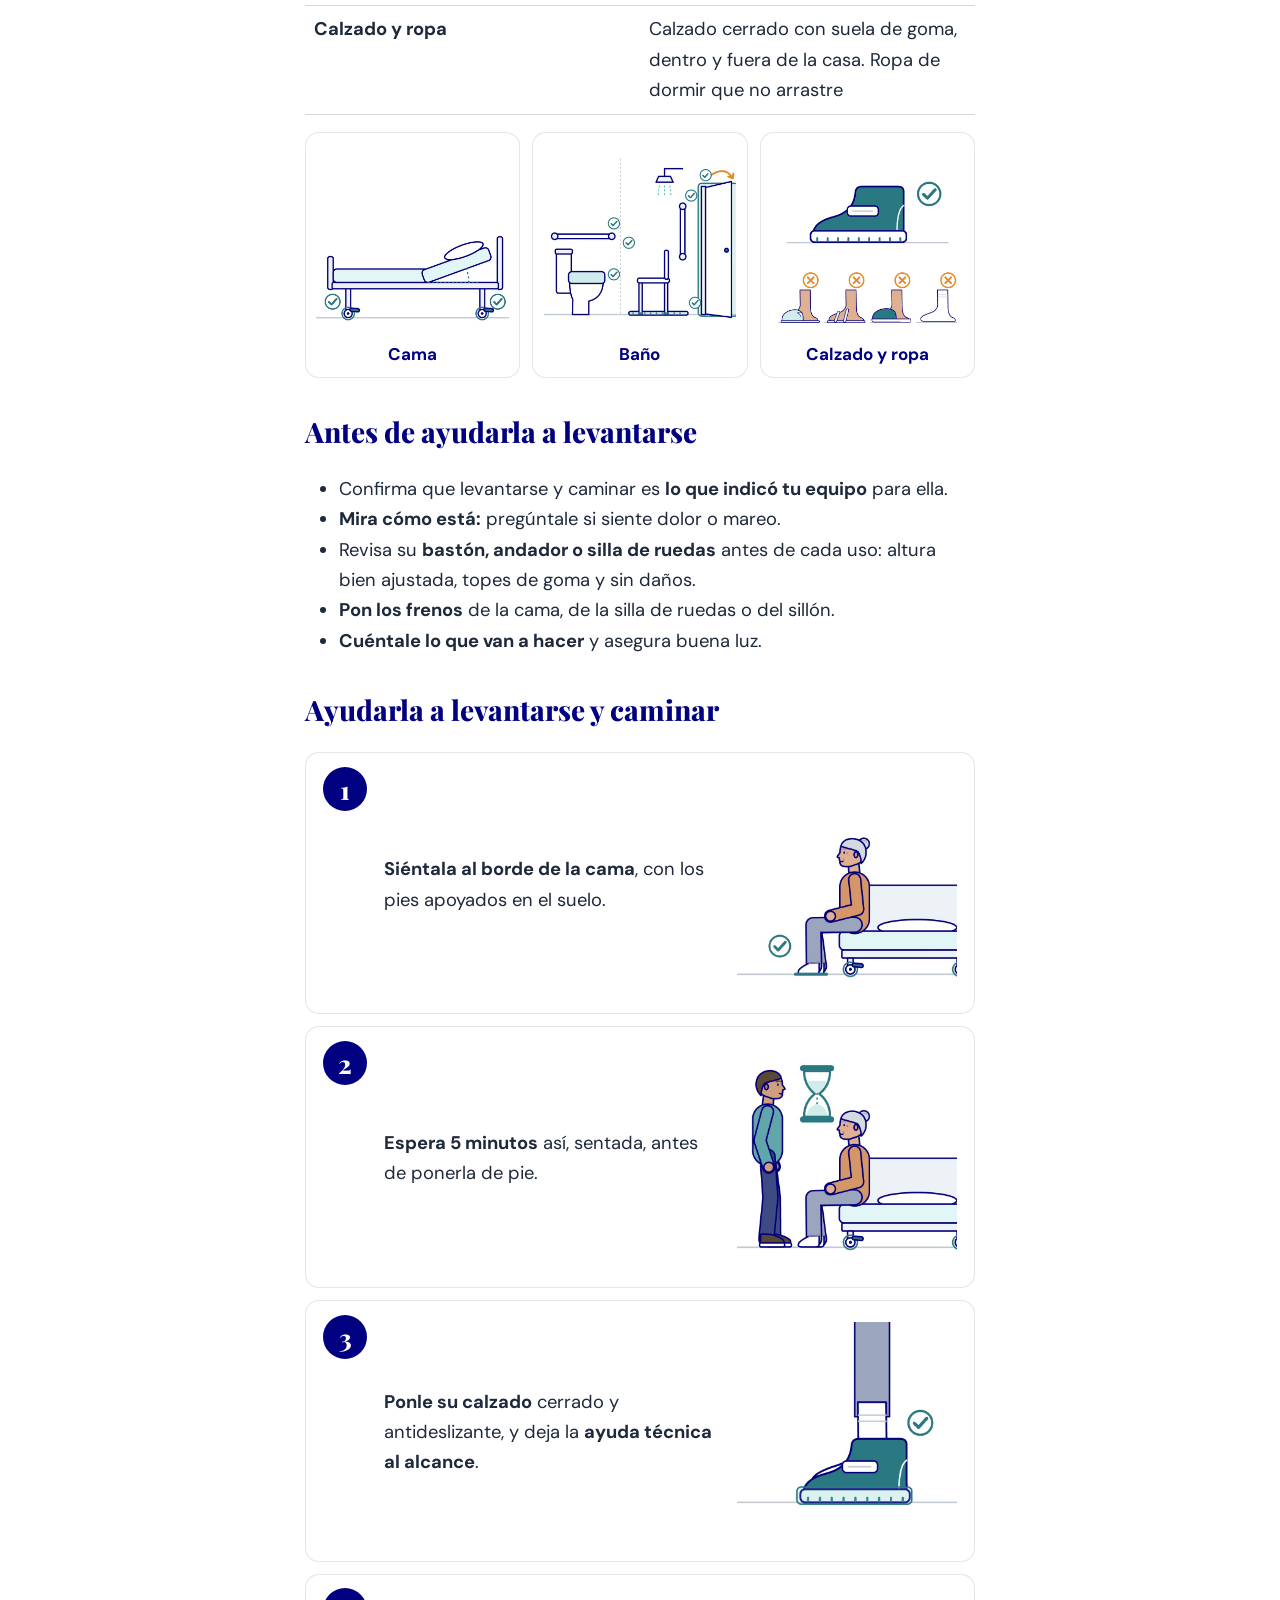
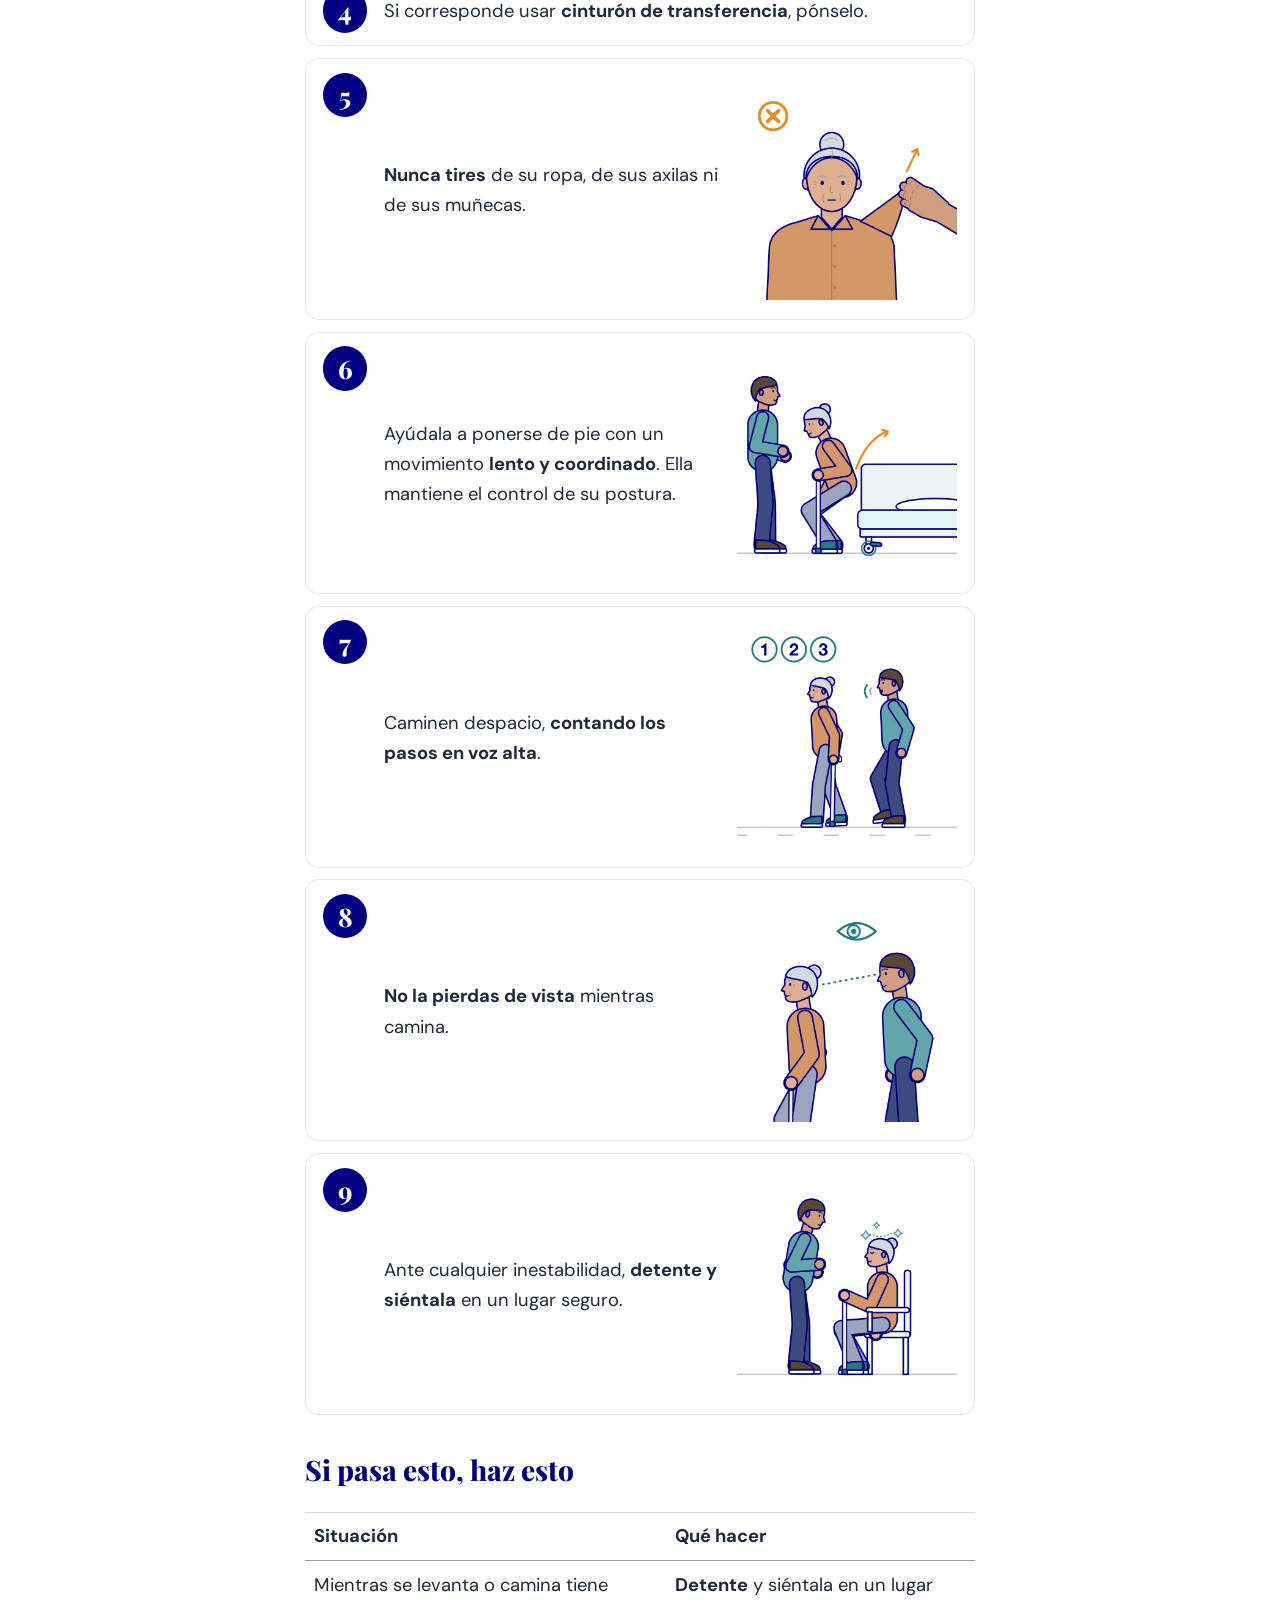
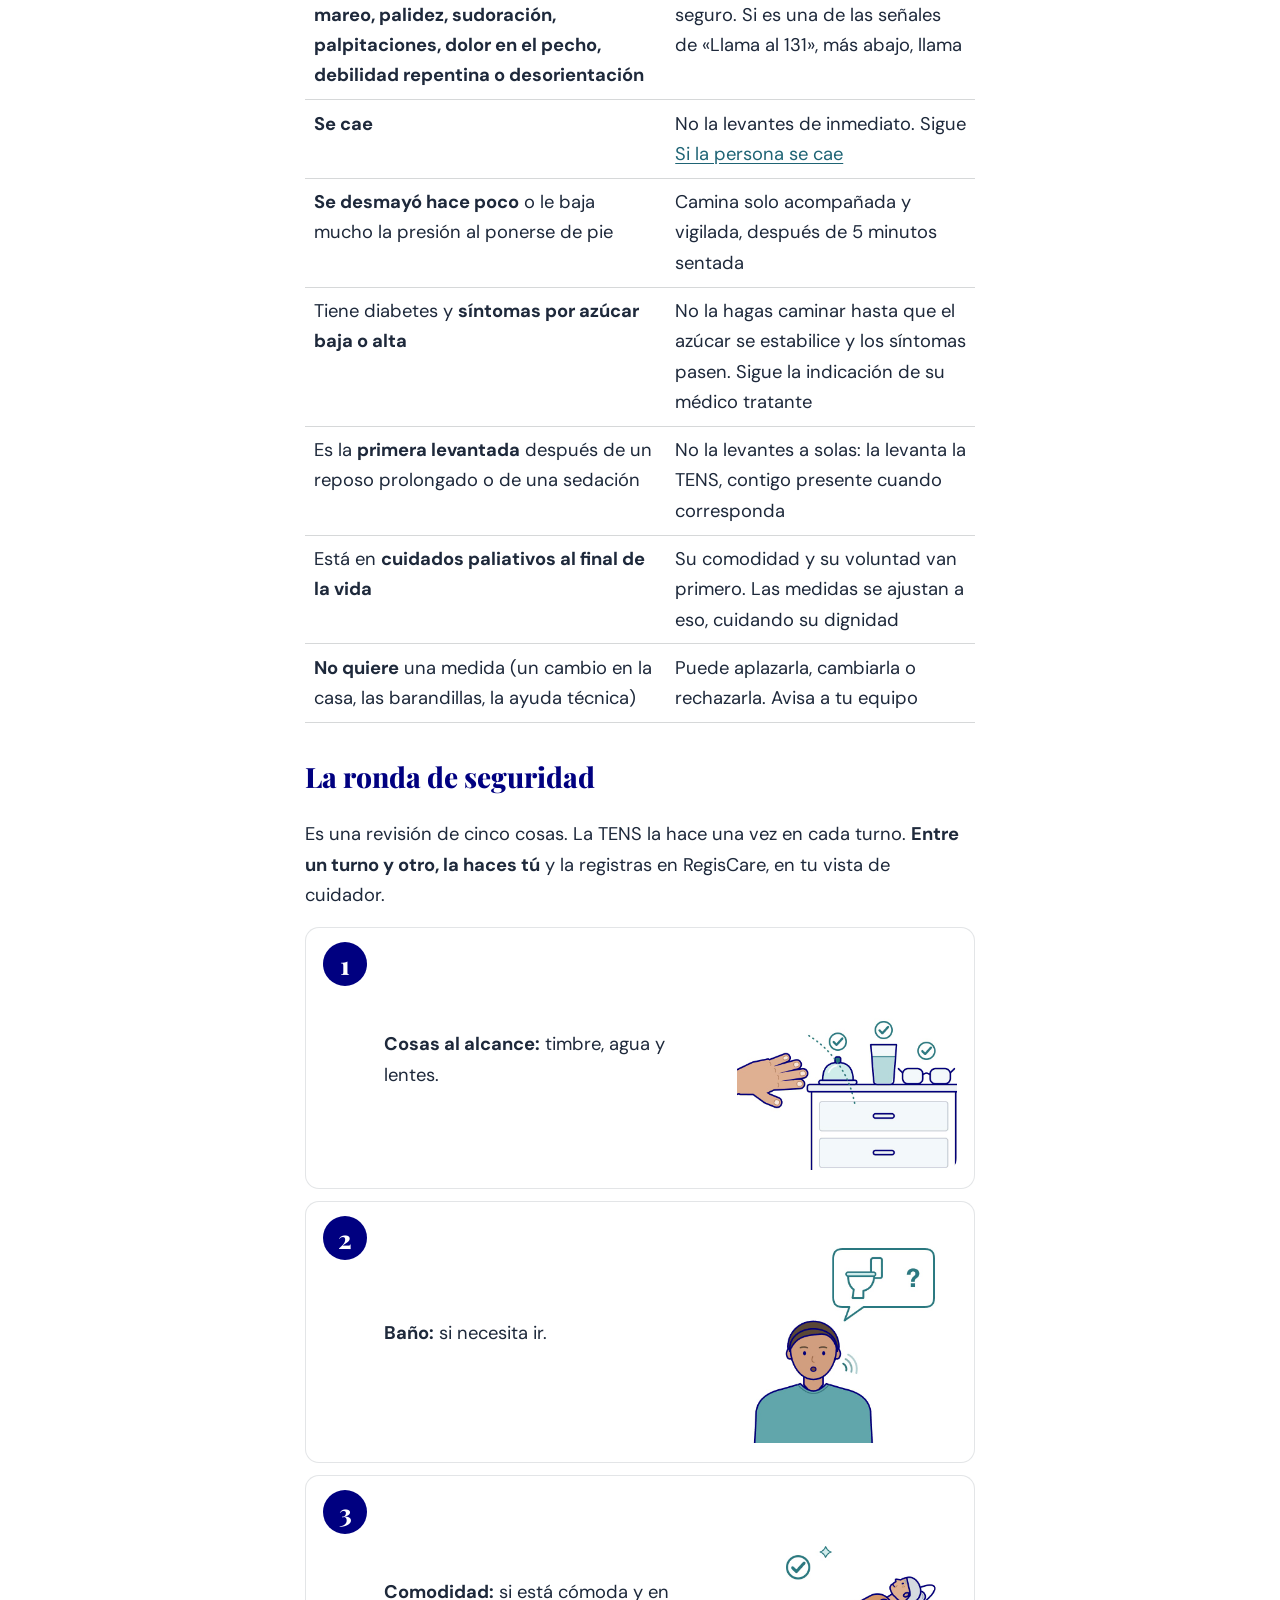
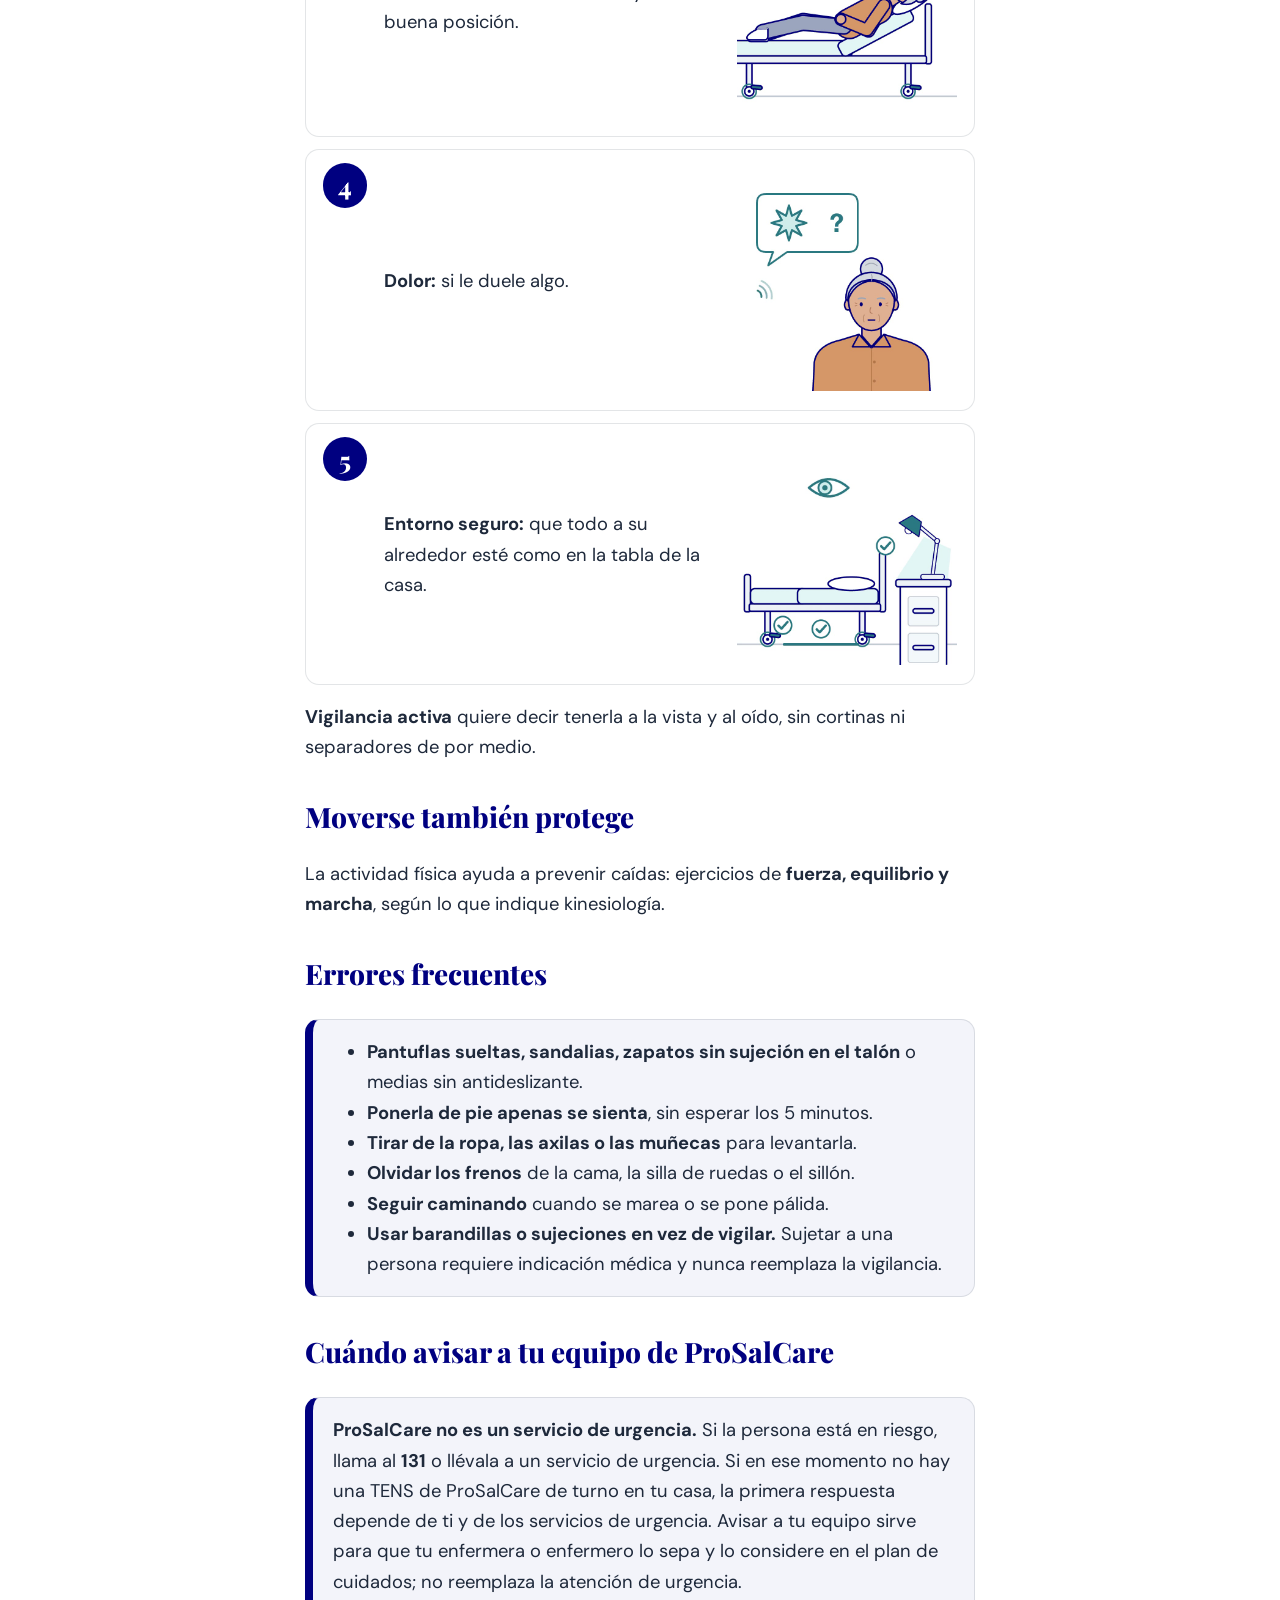
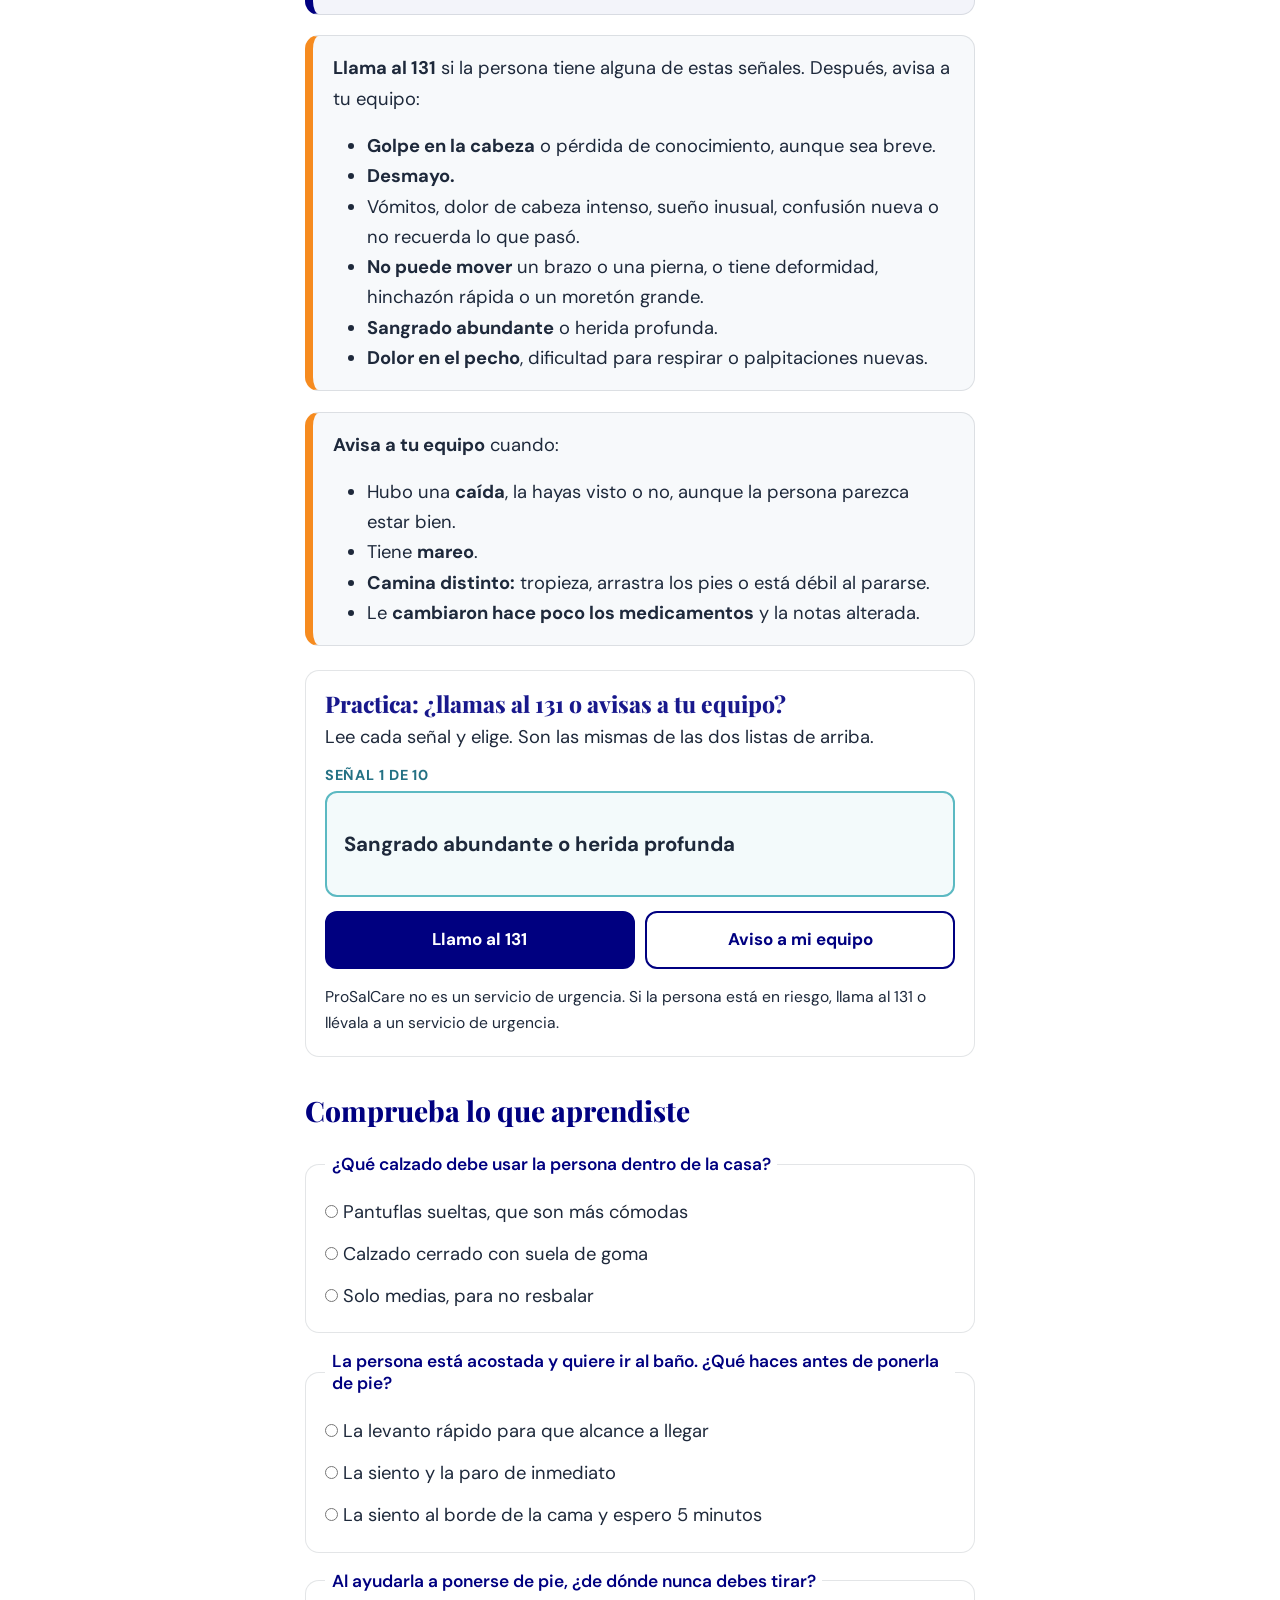
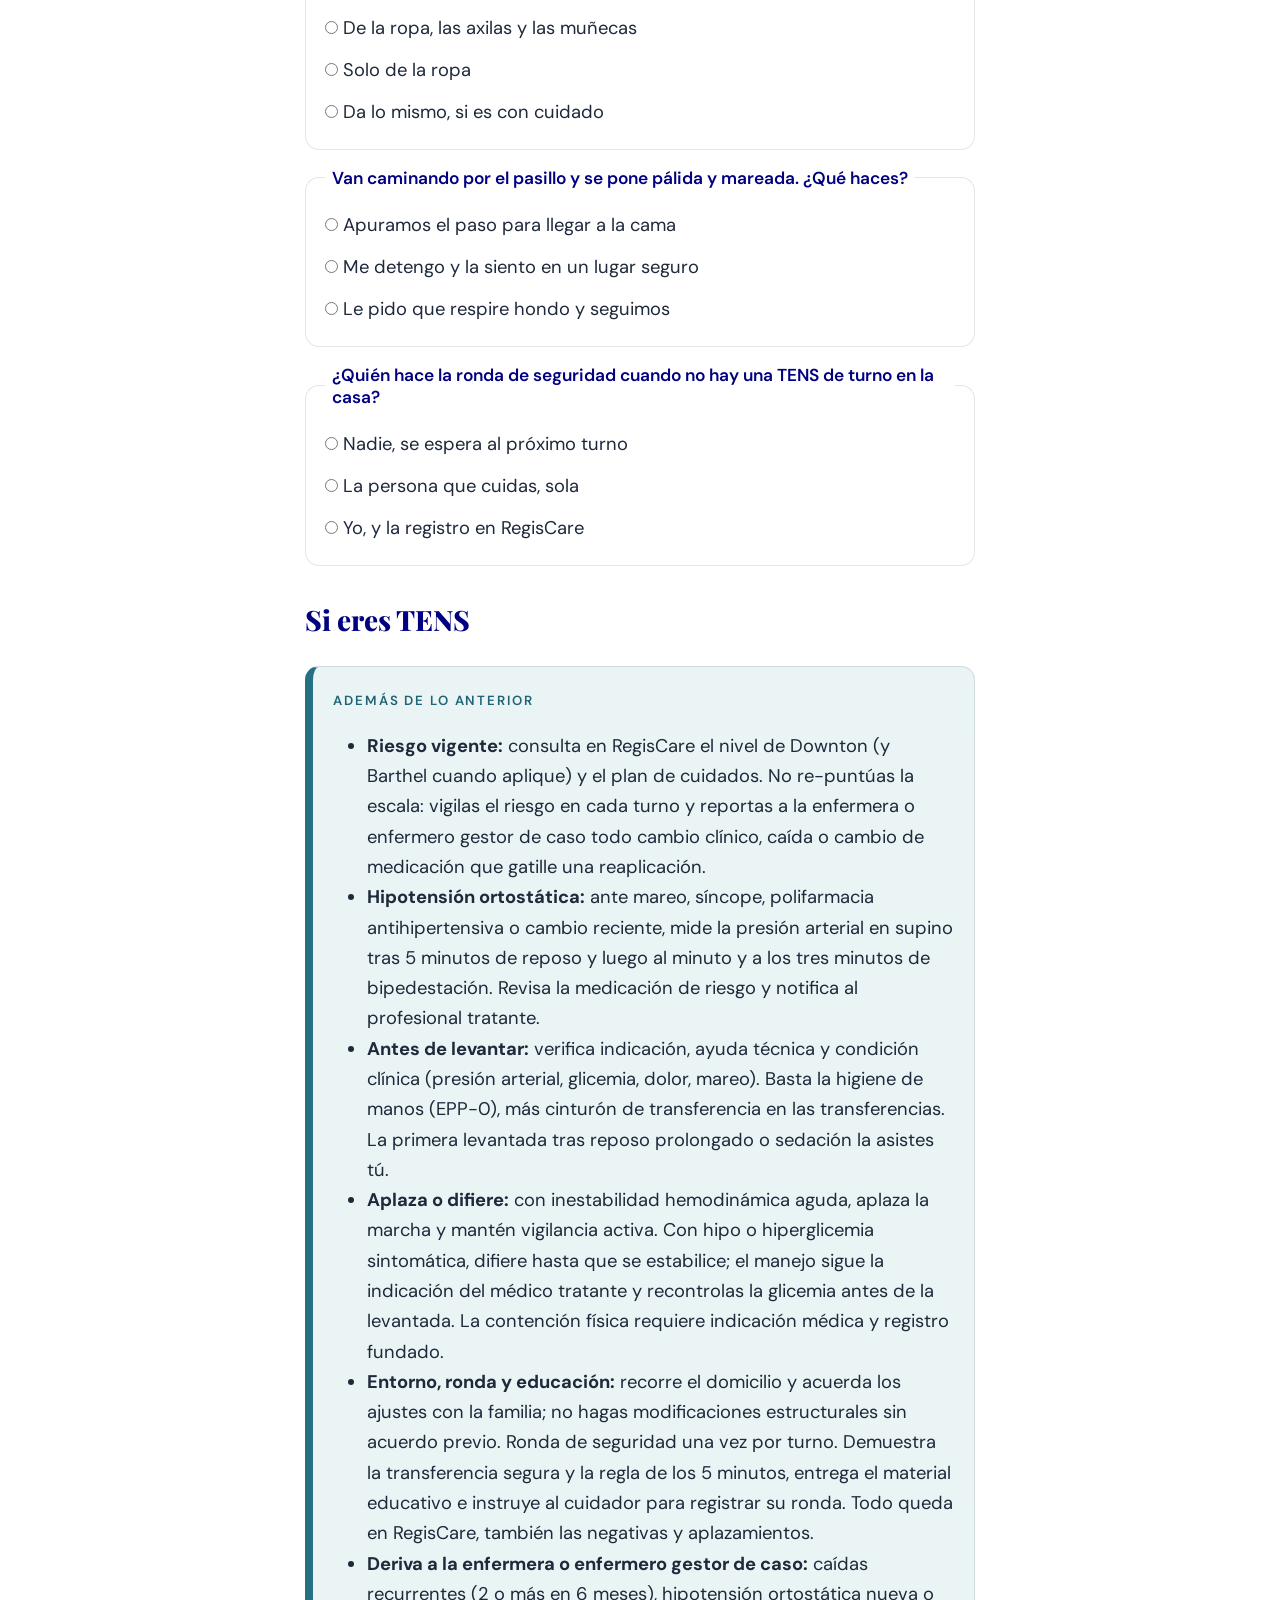
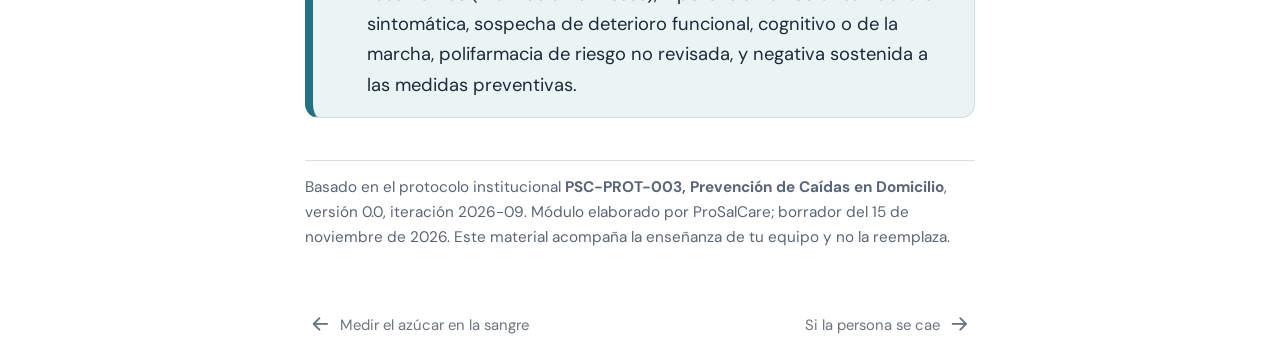
<file: docs/modulos/prevencion-de-caidas-1.html>
<!DOCTYPE html>
<html xmlns="http://www.w3.org/1999/xhtml" lang="es" xml:lang="es"><head>

<meta charset="utf-8">
<meta name="generator" content="quarto-1.11.9">

<meta name="viewport" content="width=device-width, initial-scale=1.0, user-scalable=yes">


<title>Prevenir caídas en casa – Aprende ProSalCare</title>
<style>
/* Default styles provided by pandoc.
** See https://pandoc.org/MANUAL.html#variables-for-html for config info.
*/
span.smallcaps{font-variant: small-caps;}
div.columns{display: flex; gap: 1.5em;}
div.column{flex: auto;}
@media screen {
div.columns{gap: min(4vw, 1.5em);}
div.column{overflow-x: auto;}
}
div.hanging-indent{margin-left: 1.5em; text-indent: -1.5em;}
ul.task-list{list-style: none;}
ul.task-list li input[type="checkbox"] {
  width: 0.8em;
  margin: 0 0.8em 0.2em -1em; /* quarto-specific, see https://github.com/quarto-dev/quarto-cli/issues/4556 */ 
  vertical-align: middle;
}
</style>


<script src="../site_libs/quarto-nav/quarto-nav.js"></script>
<script src="../site_libs/quarto-nav/headroom.min.js"></script>
<script src="../site_libs/clipboard/clipboard.min.js"></script>
<script src="../site_libs/quarto-search/autocomplete.umd.js"></script>
<script src="../site_libs/quarto-search/fuse.min.js"></script>
<script src="../site_libs/quarto-search/quarto-search.js"></script>
<meta name="quarto:offset" content="../">
<link href="../modulos/prevencion-de-caidas-2.html" rel="next">
<link href="../modulos/signos-vitales-2.html" rel="prev">
<link href="../assets/logo-icon.png" rel="icon" type="image/png">
<script src="../site_libs/quarto-html/quarto.js" type="module"></script>
<script src="../site_libs/quarto-html/tabsets/tabsets.js" type="module"></script>
<script src="../site_libs/quarto-html/scrollable-regions/scrollable-regions.js" type="module"></script>
<script src="../site_libs/quarto-html/popper.min.js"></script>
<script src="../site_libs/quarto-html/tippy.umd.min.js"></script>
<script src="../site_libs/quarto-html/anchor.min.js"></script>
<link href="../site_libs/quarto-html/tippy.css" rel="stylesheet">
<link href="../site_libs/quarto-html/quarto-syntax-highlighting-63b5708e65d6cd79cd7618c58d0c21e7.css" rel="stylesheet" id="quarto-text-highlighting-styles">
<script src="../site_libs/bootstrap/bootstrap.min.js"></script>
<link href="../site_libs/bootstrap/bootstrap-icons.css" rel="stylesheet">
<link href="../site_libs/bootstrap/bootstrap-01a495efc5497ac6e3f5457e7ed18e65.min.css" rel="stylesheet" append-hash="true" id="quarto-bootstrap" data-mode="light">
<script id="quarto-search-options" type="application/json">{
  "location": "sidebar",
  "copy-button": false,
  "collapse-after": 3,
  "panel-placement": "start",
  "type": "textbox",
  "limit": 50,
  "keyboard-shortcut": [
    "f",
    "/",
    "s"
  ],
  "show-item-context": false,
  "language": {
    "search-no-results-text": "No se han encontrado resultados",
    "search-matching-documents-text": "documentos encontrados",
    "search-copy-link-title": "Copiar el enlace en la búsqueda",
    "search-hide-matches-text": "Ocultar resultados adicionales",
    "search-more-match-text": "resultado adicional en este documento",
    "search-more-matches-text": "resultados adicionales en este documento",
    "search-clear-button-title": "Borrar",
    "search-text-placeholder": "",
    "search-detached-cancel-button-title": "Cancelar",
    "search-submit-button-title": "Enviar",
    "search-label": "Buscar"
  }
}</script>
<meta name="robots" content="noindex, nofollow">
<link rel="preconnect" href="https://fonts.googleapis.com">
<link rel="preconnect" href="https://fonts.gstatic.com" crossorigin="">
<link rel="stylesheet" href="https://fonts.googleapis.com/css2?family=DM+Sans:opsz,wght@9..40,400;9..40,500;9..40,600;9..40,700&amp;family=Playfair+Display:wght@700;800&amp;display=swap">


<link rel="stylesheet" href="../assets/prosalcare.css">
</head>

<body class="nav-sidebar floating quarto-light"><a id="quarto-skip-link" class="visually-hidden-focusable" href="#quarto-document-content">Saltar al contenido principal</a>

<div id="quarto-search-results"></div>
  <header id="quarto-header" class="headroom fixed-top">
  <nav class="quarto-secondary-nav" aria-label="Barra de herramientas">
    <div class="container-fluid d-flex">
      <button type="button" class="quarto-btn-toggle btn" data-bs-toggle="collapse" role="button" data-bs-target=".quarto-sidebar-collapse-item" aria-controls="quarto-sidebar" aria-expanded="false" aria-label="Alternar barra lateral" onclick="if (window.quartoToggleHeadroom) { window.quartoToggleHeadroom(); }">
        <i class="bi bi-layout-text-sidebar-reverse"></i>
      </button>
        <nav class="quarto-page-breadcrumbs" aria-label="Hilo de Ariadna"><ol class="breadcrumb"><li class="breadcrumb-item"><a href="../modulos/higiene-de-manos.html">Módulos</a></li><li class="breadcrumb-item"><a href="../modulos/prevencion-de-caidas-1.html"><span class="chapter-title">Prevenir caídas en casa</span></a></li></ol></nav>
        <a class="flex-grow-1" data-bs-toggle="collapse" data-bs-target=".quarto-sidebar-collapse-item" onclick="if (window.quartoToggleHeadroom) { window.quartoToggleHeadroom(); }">      
        </a>
      <button type="button" class="btn quarto-search-button" aria-label="Buscar" onclick="window.quartoOpenSearch();">
        <i class="bi bi-search"></i>
      </button>
    </div>
  </nav>
  <div id="quarto-announcement" data-announcement-id="cbdb576a64ece2369ca439e6d341a6ba" class="alert alert-primary hidden"><div class="quarto-announcement-content">
<p><strong>Material en revisión.</strong> Versión de prueba basada en protocolos aún no aprobados. No reemplaza la enseñanza de tu equipo de salud. En una urgencia, llama al 131.</p>
</div></div>
</header>
<!-- content -->
<div id="quarto-content" class="quarto-container page-columns page-rows-contents page-layout-article">
<!-- sidebar -->
  <nav id="quarto-sidebar" class="sidebar collapse collapse-horizontal quarto-sidebar-collapse-item sidebar-navigation floating overflow-auto" aria-label="Sitio web">
    <div class="pt-lg-2 mt-2 text-left sidebar-header sidebar-header-stacked">
      <a href="../index.html" class="sidebar-logo-link">
      <img src="../assets/logo-icon.png" alt="" class="sidebar-logo light-content py-0 d-lg-inline d-none">
      <img src="../assets/logo-icon.png" alt="" class="sidebar-logo dark-content py-0 d-lg-inline d-none">
      </a>
    <div class="sidebar-title mb-0 py-0">
      <a href="../">Aprende ProSalCare</a> 
    </div>
      </div>
        <div class="mt-2 flex-shrink-0 align-items-center">
        <div class="sidebar-search">
        <div id="quarto-search" class="" title="Buscar"></div>
        </div>
        </div>
    <div class="sidebar-menu-container"> 
    <ul class="list-unstyled mt-1">
        <li class="sidebar-item">
  <div class="sidebar-item-container"> 
  <a href="../index.html" class="sidebar-item-text sidebar-link"><span class="chapter-title">Bienvenida</span></a>
  </div>
</li>
        <li class="sidebar-item sidebar-item-section">
      <div class="sidebar-item-container"> 
            <button type="button" class="sidebar-item-text sidebar-item-toggle sidebar-link text-start" data-bs-toggle="collapse" data-bs-target="#quarto-sidebar-section-1" aria-controls="quarto-sidebar-section-1" aria-expanded="true">
 <span class="menu-text" id="quarto-sidebar-section-1-label">Módulos</span><i class="bi bi-chevron-right" aria-hidden="true"></i></button>
      </div>
      <ul id="quarto-sidebar-section-1" aria-labelledby="quarto-sidebar-section-1-label" class="collapse list-unstyled sidebar-section depth1 show">  
          <li class="sidebar-item">
  <div class="sidebar-item-container"> 
  <a href="../modulos/higiene-de-manos.html" class="sidebar-item-text sidebar-link"><span class="chapter-title">Lavado de manos</span></a>
  </div>
</li>
          <li class="sidebar-item">
  <div class="sidebar-item-container"> 
  <a href="../modulos/medicamentos.html" class="sidebar-item-text sidebar-link"><span class="chapter-title">Dar medicamentos con seguridad</span></a>
  </div>
</li>
          <li class="sidebar-item">
  <div class="sidebar-item-container"> 
  <a href="../modulos/signos-vitales-1.html" class="sidebar-item-text sidebar-link"><span class="chapter-title">Medir los signos vitales</span></a>
  </div>
</li>
          <li class="sidebar-item">
  <div class="sidebar-item-container"> 
  <a href="../modulos/signos-vitales-2.html" class="sidebar-item-text sidebar-link"><span class="chapter-title">Medir el azúcar en la sangre</span></a>
  </div>
</li>
          <li class="sidebar-item">
  <div class="sidebar-item-container"> 
  <a href="../modulos/prevencion-de-caidas-1.html" class="sidebar-item-text sidebar-link active"><span class="chapter-title">Prevenir caídas en casa</span></a>
  </div>
</li>
          <li class="sidebar-item">
  <div class="sidebar-item-container"> 
  <a href="../modulos/prevencion-de-caidas-2.html" class="sidebar-item-text sidebar-link"><span class="chapter-title">Si la persona se cae</span></a>
  </div>
</li>
          <li class="sidebar-item">
  <div class="sidebar-item-container"> 
  <a href="../modulos/movilizacion-y-transferencia-1.html" class="sidebar-item-text sidebar-link"><span class="chapter-title">Mover a la persona en la cama</span></a>
  </div>
</li>
          <li class="sidebar-item">
  <div class="sidebar-item-container"> 
  <a href="../modulos/movilizacion-y-transferencia-2.html" class="sidebar-item-text sidebar-link"><span class="chapter-title">Pasar de la cama a la silla</span></a>
  </div>
</li>
          <li class="sidebar-item">
  <div class="sidebar-item-container"> 
  <a href="../modulos/cuidado-de-la-piel.html" class="sidebar-item-text sidebar-link"><span class="chapter-title">Cuidar la piel y prevenir lesiones por presión</span></a>
  </div>
</li>
          <li class="sidebar-item">
  <div class="sidebar-item-container"> 
  <a href="../modulos/emergencia-y-rescate-1.html" class="sidebar-item-text sidebar-link"><span class="chapter-title">Emergencias: reconocer y llamar al 131</span></a>
  </div>
</li>
          <li class="sidebar-item">
  <div class="sidebar-item-container"> 
  <a href="../modulos/eventos-adversos.html" class="sidebar-item-text sidebar-link"><span class="chapter-title">Cuando algo sale mal: avisa</span></a>
  </div>
</li>
      </ul>
  </li>
    </ul>
    </div>
</nav>
<div id="quarto-sidebar-glass" class="quarto-sidebar-collapse-item" data-bs-toggle="collapse" data-bs-target=".quarto-sidebar-collapse-item"></div>
<!-- margin-sidebar -->
    <div id="quarto-margin-sidebar" class="sidebar margin-sidebar">
        <nav id="TOC" role="doc-toc" aria-labelledby="toc-title" class="toc-active">
    <h2 id="toc-title">En este módulo</h2>
   
  <ul class="collapse">
  <li><a href="#cuándo-cuidar-cada-cosa" id="toc-cuándo-cuidar-cada-cosa" class="nav-link active" data-scroll-target="#cuándo-cuidar-cada-cosa">Cuándo cuidar cada cosa</a></li>
  <li><a href="#la-casa-lugar-por-lugar" id="toc-la-casa-lugar-por-lugar" class="nav-link" data-scroll-target="#la-casa-lugar-por-lugar">La casa, lugar por lugar</a></li>
  <li><a href="#antes-de-ayudarla-a-levantarse" id="toc-antes-de-ayudarla-a-levantarse" class="nav-link" data-scroll-target="#antes-de-ayudarla-a-levantarse">Antes de ayudarla a levantarse</a></li>
  <li><a href="#ayudarla-a-levantarse-y-caminar" id="toc-ayudarla-a-levantarse-y-caminar" class="nav-link" data-scroll-target="#ayudarla-a-levantarse-y-caminar">Ayudarla a levantarse y caminar</a></li>
  <li><a href="#si-pasa-esto-haz-esto" id="toc-si-pasa-esto-haz-esto" class="nav-link" data-scroll-target="#si-pasa-esto-haz-esto">Si pasa esto, haz esto</a></li>
  <li><a href="#la-ronda-de-seguridad" id="toc-la-ronda-de-seguridad" class="nav-link" data-scroll-target="#la-ronda-de-seguridad">La ronda de seguridad</a></li>
  <li><a href="#moverse-también-protege" id="toc-moverse-también-protege" class="nav-link" data-scroll-target="#moverse-también-protege">Moverse también protege</a></li>
  <li><a href="#errores-frecuentes" id="toc-errores-frecuentes" class="nav-link" data-scroll-target="#errores-frecuentes">Errores frecuentes</a></li>
  <li><a href="#cuándo-avisar-a-tu-equipo-de-prosalcare" id="toc-cuándo-avisar-a-tu-equipo-de-prosalcare" class="nav-link" data-scroll-target="#cuándo-avisar-a-tu-equipo-de-prosalcare">Cuándo avisar a tu equipo de ProSalCare</a></li>
  <li><a href="#comprueba-lo-que-aprendiste" id="toc-comprueba-lo-que-aprendiste" class="nav-link" data-scroll-target="#comprueba-lo-que-aprendiste">Comprueba lo que aprendiste</a></li>
  <li><a href="#si-eres-tens" id="toc-si-eres-tens" class="nav-link" data-scroll-target="#si-eres-tens">Si eres TENS</a></li>
  </ul>
</nav>
    </div>
<!-- main -->
<main class="content" id="quarto-document-content" tabindex="-1">

<header id="title-block-header" class="quarto-title-block default"><nav class="quarto-page-breadcrumbs quarto-title-breadcrumbs d-none d-lg-block" aria-label="Hilo de Ariadna"><ol class="breadcrumb"><li class="breadcrumb-item"><a href="../modulos/higiene-de-manos.html">Módulos</a></li><li class="breadcrumb-item"><a href="../modulos/prevencion-de-caidas-1.html"><span class="chapter-title">Prevenir caídas en casa</span></a></li></ol></nav>
<div class="quarto-title">
<h1 class="title"><span class="chapter-title">Prevenir caídas en casa</span></h1>
<p class="subtitle lead">La casa, el calzado y cómo ayudar a levantarse y caminar</p>
</div>



<div class="quarto-title-meta">

    
  
    
  </div>
  


</header>


<div class="box esencial">
<p><span class="etiqueta">Lo esencial</span></p>
<ul>
<li>Una caída <strong>se puede prevenir</strong>. Depende de cómo está la persona y también de cómo está la casa.</li>
<li><strong>Casa segura:</strong> cama baja y con frenos, trayectos despejados y baño con barras.</li>
<li><strong>Calzado cerrado y antideslizante</strong>, dentro y fuera de la casa.</li>
<li>Antes de ponerla de pie, <strong>siéntala al borde de la cama 5 minutos</strong>, con los pies en el suelo.</li>
<li>Entre un turno y otro, haz tú la <strong>ronda de seguridad</strong> y regístrala en RegisCare.</li>
<li>Si se cae, <strong>no la levantes de inmediato</strong>. Ante una <strong>emergencia, llama al 131</strong>. ProSalCare no es un servicio de urgencia.</li>
</ul>
</div>
<video class="modulo-vid" controls="" playsinline="" preload="metadata" poster="../assets/media/caidas/video-modulo.jpg">
<source src="../assets/media/caidas/video-modulo.mp4" type="video/mp4">
<track kind="subtitles" srclang="es" label="Español" src="../assets/media/caidas/video-modulo.vtt" default="">
</video>
<p>Este módulo tiene una segunda parte: <a href="../modulos/prevencion-de-caidas-2.html">Si la persona se cae</a>.</p>
<section id="cuándo-cuidar-cada-cosa" class="level2">
<h2 class="anchored" data-anchor-id="cuándo-cuidar-cada-cosa">Cuándo cuidar cada cosa</h2>
<table class="caption-top table">
<colgroup>
<col style="width: 50%">
<col style="width: 50%">
</colgroup>
<thead>
<tr class="header">
<th>Momento</th>
<th>Qué cuidar</th>
</tr>
</thead>
<tbody>
<tr class="odd">
<td><strong>Todo el día</strong></td>
<td>Calzado cerrado, trayectos despejados y sus cosas siempre al alcance</td>
</tr>
<tr class="even">
<td><strong>Cada vez que se levanta o camina</strong></td>
<td>Frenos puestos, 5 minutos sentada, calzado puesto y ayuda técnica al alcance</td>
</tr>
<tr class="odd">
<td><strong>De noche</strong></td>
<td>Cama baja, luz nocturna de la cama al baño y ropa de dormir que no arrastre</td>
</tr>
<tr class="even">
<td><strong>Entre un turno y otro</strong> de tu equipo</td>
<td>La ronda de seguridad, registrada en RegisCare</td>
</tr>
<tr class="odd">
<td><strong>La primera vez que se levanta</strong> después de un reposo prolongado (más de 5 días) o de una sedación</td>
<td>La levanta la TENS, contigo presente cuando corresponda</td>
</tr>
</tbody>
</table>
<p>Una <strong>ayuda técnica</strong> es lo que la persona usa para caminar o pasar de un lugar a otro: bastón, andador, silla de ruedas, alza de inodoro, agarraderas.</p>
</section>
<section id="la-casa-lugar-por-lugar" class="level2">
<h2 class="anchored" data-anchor-id="la-casa-lugar-por-lugar">La casa, lugar por lugar</h2>
<p>Los cambios en la casa se acuerdan entre tu familia y tu equipo. Nadie modifica tu casa sin tu acuerdo.</p>
<table class="caption-top table">
<colgroup>
<col style="width: 50%">
<col style="width: 50%">
</colgroup>
<thead>
<tr class="header">
<th>Lugar</th>
<th>Cómo debe quedar</th>
</tr>
</thead>
<tbody>
<tr class="odd">
<td><strong>Cama</strong></td>
<td>A la altura más baja que permita. Con frenos puestos, si es articulada con ruedas. Para dormir, cabecera a 30 grados o menos, salvo otra indicación; puedes ayudarte con cojines</td>
</tr>
<tr class="even">
<td><strong>Barandillas</strong></td>
<td>Arriba de noche solo si la cama las tiene, el riesgo de caída es alto y lo acordaste con tu equipo</td>
</tr>
<tr class="odd">
<td><strong>Velador o mesa</strong></td>
<td>Timbre, lentes, audífono, agua y linterna al alcance de la mano</td>
</tr>
<tr class="even">
<td><strong>Dormitorio</strong></td>
<td>Luz nocturna en el trayecto de la cama al baño. Sin alfombras sueltas ni cables</td>
</tr>
<tr class="odd">
<td><strong>Baño</strong></td>
<td>Barras de sujeción junto al inodoro y en la ducha. Alfombrilla o cintas antideslizantes. Alza de inodoro y silla de ducha, cuando correspondan. Puerta que abra hacia afuera o corredera</td>
</tr>
<tr class="even">
<td><strong>Pasillos y escaleras</strong></td>
<td>Trayecto libre. Bordes de los escalones marcados con cinta que contraste. Pasamanos. Buena luz en cada tramo</td>
</tr>
<tr class="odd">
<td><strong>Muebles</strong></td>
<td>Sillas estables y con apoyabrazos. Los muebles inestables, fuera del trayecto. Sus objetos personales, siempre al alcance</td>
</tr>
<tr class="even">
<td><strong>Calzado y ropa</strong></td>
<td>Calzado cerrado con suela de goma, dentro y fuera de la casa. Ropa de dormir que no arrastre</td>
</tr>
</tbody>
</table>
<style>
.caidas1-casa { display: grid; grid-template-columns: repeat(auto-fit, minmax(150px, 1fr)); gap: .7rem; margin: 1rem 0 1.4rem; }
.caidas1-casa figure { margin: 0; background: #fff; border: 1px solid rgba(30,41,59,.12); border-radius: 14px; padding: .6rem .6rem .7rem; }
.caidas1-casa .paso-vid { width: 100%; margin-top: 0; }
.caidas1-casa figcaption { font: 700 1rem/1.3 "DM Sans", Arial, sans-serif; color: #000080; text-align: center; margin-top: .4rem; }
</style>
<div class="caidas1-casa">
<figure class="figure"><video class="paso-vid" src="../assets/media/caidas/casa-01.mp4" poster="../assets/media/caidas/casa-01.jpg" loop="" muted="" playsinline="" preload="none" aria-label="Una cama articulada baja a su posición más baja y se ponen los frenos de las ruedas; la cabecera queda levemente inclinada"></video><figcaption>Cama</figcaption></figure>
<figure class="figure"><video class="paso-vid" src="../assets/media/caidas/casa-04.mp4" poster="../assets/media/caidas/casa-04.jpg" loop="" muted="" playsinline="" preload="none" aria-label="Un baño con barras junto al inodoro y en la ducha, alfombrilla antideslizante, alza de inodoro, silla de ducha y puerta que abre hacia afuera"></video><figcaption>Baño</figcaption></figure>
<figure class="figure"><video class="paso-vid" src="../assets/media/caidas/casa-07.mp4" poster="../assets/media/caidas/casa-07.jpg" loop="" muted="" playsinline="" preload="none" aria-label="Un zapato cerrado con suela de goma, marcado como correcto; pantufla suelta, sandalia, zapato sin talón y media sola, marcados con una equis"></video><figcaption>Calzado y ropa</figcaption></figure>
</div>
</section>
<section id="antes-de-ayudarla-a-levantarse" class="level2">
<h2 class="anchored" data-anchor-id="antes-de-ayudarla-a-levantarse">Antes de ayudarla a levantarse</h2>
<ul>
<li>Confirma que levantarse y caminar es <strong>lo que indicó tu equipo</strong> para ella.</li>
<li><strong>Mira cómo está:</strong> pregúntale si siente dolor o mareo.</li>
<li>Revisa su <strong>bastón, andador o silla de ruedas</strong> antes de cada uso: altura bien ajustada, topes de goma y sin daños.</li>
<li><strong>Pon los frenos</strong> de la cama, de la silla de ruedas o del sillón.</li>
<li><strong>Cuéntale lo que van a hacer</strong> y asegura buena luz.</li>
</ul>
</section>
<section id="ayudarla-a-levantarse-y-caminar" class="level2">
<h2 class="anchored" data-anchor-id="ayudarla-a-levantarse-y-caminar">Ayudarla a levantarse y caminar</h2>
<ol class="pasos">
<li>
<span class="paso-txt"><strong>Siéntala al borde de la cama</strong>, con los pies apoyados en el suelo.</span><video class="paso-vid" src="../assets/media/caidas/levantar-01.mp4" poster="../assets/media/caidas/levantar-01.jpg" loop="" muted="" playsinline="" preload="none" aria-label="La persona pasa de acostada a sentada al borde de la cama, con los pies apoyados en el suelo"></video>
</li>
<li>
<span class="paso-txt"><strong>Espera 5 minutos</strong> así, sentada, antes de ponerla de pie.</span><video class="paso-vid" src="../assets/media/caidas/levantar-02.mp4" poster="../assets/media/caidas/levantar-02.jpg" loop="" muted="" playsinline="" preload="none" aria-label="La persona espera sentada al borde de la cama, con quien la cuida a su lado y un reloj de arena"></video>
</li>
<li>
<span class="paso-txt"><strong>Ponle su calzado</strong> cerrado y antideslizante, y deja la <strong>ayuda técnica al alcance</strong>.</span><video class="paso-vid" src="../assets/media/caidas/levantar-03.mp4" poster="../assets/media/caidas/levantar-03.jpg" loop="" muted="" playsinline="" preload="none" aria-label="Una mano le pone un zapato cerrado con suela de goma; después deja un bastón apoyado a su alcance"></video>
</li>
<li>
<span class="paso-txt">Si corresponde usar <strong>cinturón de transferencia</strong>, pónselo.</span>
</li>
<li>
<span class="paso-txt"><strong>Nunca tires</strong> de su ropa, de sus axilas ni de sus muñecas.</span><video class="paso-vid" src="../assets/media/caidas/levantar-05.mp4" poster="../assets/media/caidas/levantar-05.jpg" loop="" muted="" playsinline="" preload="none" aria-label="Tres gestos marcados con una equis: tirar de la ropa, levantar por las axilas y tirar de la muñeca"></video>
</li>
<li>
<span class="paso-txt">Ayúdala a ponerse de pie con un movimiento <strong>lento y coordinado</strong>. Ella mantiene el control de su postura.</span><video class="paso-vid" src="../assets/media/caidas/levantar-06.mp4" poster="../assets/media/caidas/levantar-06.jpg" loop="" muted="" playsinline="" preload="none" aria-label="La persona se pone de pie lentamente, apoyada en su bastón, con quien la cuida frente a ella"></video>
</li>
<li>
<span class="paso-txt">Caminen despacio, <strong>contando los pasos en voz alta</strong>.</span><video class="paso-vid" src="../assets/media/caidas/levantar-07.mp4" poster="../assets/media/caidas/levantar-07.jpg" loop="" muted="" playsinline="" preload="none" aria-label="Caminan despacio; quien la cuida cuenta en voz alta: uno, dos, tres"></video>
</li>
<li>
<span class="paso-txt"><strong>No la pierdas de vista</strong> mientras camina.</span><video class="paso-vid" src="../assets/media/caidas/levantar-08.mp4" poster="../assets/media/caidas/levantar-08.jpg" loop="" muted="" playsinline="" preload="none" aria-label="Quien la cuida camina a su lado sin dejar de mirarla"></video>
</li>
<li>
<span class="paso-txt">Ante cualquier inestabilidad, <strong>detente y siéntala</strong> en un lugar seguro.</span><video class="paso-vid" src="../assets/media/caidas/levantar-09.mp4" poster="../assets/media/caidas/levantar-09.jpg" loop="" muted="" playsinline="" preload="none" aria-label="La persona se marea; se detienen y ella se sienta en una silla estable con apoyabrazos"></video>
</li>
</ol>
</section>
<section id="si-pasa-esto-haz-esto" class="level2">
<h2 class="anchored" data-anchor-id="si-pasa-esto-haz-esto">Si pasa esto, haz esto</h2>
<table class="caption-top table">
<thead>
<tr class="header">
<th>Situación</th>
<th>Qué hacer</th>
</tr>
</thead>
<tbody>
<tr class="odd">
<td>Mientras se levanta o camina tiene <strong>mareo, palidez, sudoración, palpitaciones, dolor en el pecho, debilidad repentina o desorientación</strong></td>
<td><strong>Detente</strong> y siéntala en un lugar seguro. Si es una de las señales de «Llama al 131», más abajo, llama</td>
</tr>
<tr class="even">
<td><strong>Se cae</strong></td>
<td>No la levantes de inmediato. Sigue <a href="../modulos/prevencion-de-caidas-2.html">Si la persona se cae</a></td>
</tr>
<tr class="odd">
<td><strong>Se desmayó hace poco</strong> o le baja mucho la presión al ponerse de pie</td>
<td>Camina solo acompañada y vigilada, después de 5 minutos sentada</td>
</tr>
<tr class="even">
<td>Tiene diabetes y <strong>síntomas por azúcar baja o alta</strong></td>
<td>No la hagas caminar hasta que el azúcar se estabilice y los síntomas pasen. Sigue la indicación de su médico tratante</td>
</tr>
<tr class="odd">
<td>Es la <strong>primera levantada</strong> después de un reposo prolongado o de una sedación</td>
<td>No la levantes a solas: la levanta la TENS, contigo presente cuando corresponda</td>
</tr>
<tr class="even">
<td>Está en <strong>cuidados paliativos al final de la vida</strong></td>
<td>Su comodidad y su voluntad van primero. Las medidas se ajustan a eso, cuidando su dignidad</td>
</tr>
<tr class="odd">
<td><strong>No quiere</strong> una medida (un cambio en la casa, las barandillas, la ayuda técnica)</td>
<td>Puede aplazarla, cambiarla o rechazarla. Avisa a tu equipo</td>
</tr>
</tbody>
</table>
</section>
<section id="la-ronda-de-seguridad" class="level2">
<h2 class="anchored" data-anchor-id="la-ronda-de-seguridad">La ronda de seguridad</h2>
<p>Es una revisión de cinco cosas. La TENS la hace una vez en cada turno. <strong>Entre un turno y otro, la haces tú</strong> y la registras en RegisCare, en tu vista de cuidador.</p>
<ol class="pasos">
<li>
<span class="paso-txt"><strong>Cosas al alcance:</strong> timbre, agua y lentes.</span><video class="paso-vid" src="../assets/media/caidas/ronda-01.mp4" poster="../assets/media/caidas/ronda-01.jpg" loop="" muted="" playsinline="" preload="none" aria-label="Una mano alcanza sin esfuerzo el timbre, el vaso de agua y los lentes sobre el velador"></video>
</li>
<li>
<span class="paso-txt"><strong>Baño:</strong> si necesita ir.</span><video class="paso-vid" src="../assets/media/caidas/ronda-02.mp4" poster="../assets/media/caidas/ronda-02.jpg" loop="" muted="" playsinline="" preload="none" aria-label="Quien cuida le pregunta si necesita ir al baño"></video>
</li>
<li>
<span class="paso-txt"><strong>Comodidad:</strong> si está cómoda y en buena posición.</span><video class="paso-vid" src="../assets/media/caidas/ronda-03.mp4" poster="../assets/media/caidas/ronda-03.jpg" loop="" muted="" playsinline="" preload="none" aria-label="Una mano acomoda la almohada y la persona queda cómoda en la cama"></video>
</li>
<li>
<span class="paso-txt"><strong>Dolor:</strong> si le duele algo.</span><video class="paso-vid" src="../assets/media/caidas/ronda-04.mp4" poster="../assets/media/caidas/ronda-04.jpg" loop="" muted="" playsinline="" preload="none" aria-label="Le preguntan a la persona si le duele algo"></video>
</li>
<li>
<span class="paso-txt"><strong>Entorno seguro:</strong> que todo a su alrededor esté como en la tabla de la casa.</span><video class="paso-vid" src="../assets/media/caidas/ronda-05.mp4" poster="../assets/media/caidas/ronda-05.jpg" loop="" muted="" playsinline="" preload="none" aria-label="Se revisa el entorno: piso despejado, frenos puestos y luz; después se marca la ronda en el teléfono"></video>
</li>
</ol>
<p><strong>Vigilancia activa</strong> quiere decir tenerla a la vista y al oído, sin cortinas ni separadores de por medio.</p>
</section>
<section id="moverse-también-protege" class="level2">
<h2 class="anchored" data-anchor-id="moverse-también-protege">Moverse también protege</h2>
<p>La actividad física ayuda a prevenir caídas: ejercicios de <strong>fuerza, equilibrio y marcha</strong>, según lo que indique kinesiología.</p>
</section>
<section id="errores-frecuentes" class="level2">
<h2 class="anchored" data-anchor-id="errores-frecuentes">Errores frecuentes</h2>
<div class="box nunca">
<ul>
<li><strong>Pantuflas sueltas, sandalias, zapatos sin sujeción en el talón</strong> o medias sin antideslizante.</li>
<li><strong>Ponerla de pie apenas se sienta</strong>, sin esperar los 5 minutos.</li>
<li><strong>Tirar de la ropa, las axilas o las muñecas</strong> para levantarla.</li>
<li><strong>Olvidar los frenos</strong> de la cama, la silla de ruedas o el sillón.</li>
<li><strong>Seguir caminando</strong> cuando se marea o se pone pálida.</li>
<li><strong>Usar barandillas o sujeciones en vez de vigilar.</strong> Sujetar a una persona requiere indicación médica y nunca reemplaza la vigilancia.</li>
</ul>
</div>
</section>
<section id="cuándo-avisar-a-tu-equipo-de-prosalcare" class="level2">
<h2 class="anchored" data-anchor-id="cuándo-avisar-a-tu-equipo-de-prosalcare">Cuándo avisar a tu equipo de ProSalCare</h2>
<div class="box nunca">
<p><strong>ProSalCare no es un servicio de urgencia.</strong> Si la persona está en riesgo, llama al <strong>131</strong> o llévala a un servicio de urgencia. Si en ese momento no hay una TENS de ProSalCare de turno en tu casa, la primera respuesta depende de ti y de los servicios de urgencia. Avisar a tu equipo sirve para que tu enfermera o enfermero lo sepa y lo considere en el plan de cuidados; no reemplaza la atención de urgencia.</p>
</div>
<div class="box avisar">
<p><strong>Llama al 131</strong> si la persona tiene alguna de estas señales. Después, avisa a tu equipo:</p>
<ul>
<li><strong>Golpe en la cabeza</strong> o pérdida de conocimiento, aunque sea breve.</li>
<li><strong>Desmayo.</strong></li>
<li>Vómitos, dolor de cabeza intenso, sueño inusual, confusión nueva o no recuerda lo que pasó.</li>
<li><strong>No puede mover</strong> un brazo o una pierna, o tiene deformidad, hinchazón rápida o un moretón grande.</li>
<li><strong>Sangrado abundante</strong> o herida profunda.</li>
<li><strong>Dolor en el pecho</strong>, dificultad para respirar o palpitaciones nuevas.</li>
</ul>
</div>
<div class="box avisar">
<p><strong>Avisa a tu equipo</strong> cuando:</p>
<ul>
<li>Hubo una <strong>caída</strong>, la hayas visto o no, aunque la persona parezca estar bien.</li>
<li>Tiene <strong>mareo</strong>.</li>
<li><strong>Camina distinto:</strong> tropieza, arrastra los pies o está débil al pararse.</li>
<li>Le <strong>cambiaron hace poco los medicamentos</strong> y la notas alterada.</li>
</ul>
</div>
<style>
.caidas1-juego { background: #fff; border: 1px solid rgba(30,41,59,.12); border-radius: 14px; padding: 1.1rem 1.1rem 1.2rem; margin: 1.4rem 0; }
.caidas1-juego h3 { font: 800 1.35rem/1.2 "Playfair Display", Georgia, serif; color: #000080; margin: 0 0 .3rem; }
.caidas1-juego .caidas1-intro { margin: 0 0 .8rem; }
.caidas1-juego .caidas1-cuenta { font: 700 .85rem "DM Sans", Arial, sans-serif; letter-spacing: .06em; text-transform: uppercase; color: #247184; }
.caidas1-juego .caidas1-senal { font: 700 1.2rem/1.3 "DM Sans", Arial, sans-serif; color: #1E293B; background: #F3FAFB; border: 2px solid #5BB9C2; border-radius: 12px; padding: .9rem 1rem; margin: .4rem 0 .8rem; min-height: 5.2em; display: flex; align-items: center; }
.caidas1-juego .caidas1-botones { display: grid; grid-template-columns: 1fr 1fr; gap: .6rem; }
.caidas1-juego button { font: 700 1rem/1.2 "DM Sans", Arial, sans-serif; min-height: 3.4rem; border-radius: 12px; padding: .6rem .5rem; cursor: pointer; border: 2px solid #000080; background: #000080; color: #fff; }
.caidas1-juego button.caidas1-b { background: #fff; color: #000080; }
.caidas1-juego button:focus-visible { outline: 3px solid #F68B1F; outline-offset: 2px; }
.caidas1-juego button[disabled] { opacity: .45; cursor: default; }
.caidas1-juego .caidas1-resp { margin-top: .8rem; padding: .7rem .9rem; border-radius: 10px; }
.caidas1-juego .caidas1-resp.caidas1-ok { background: #EAF4F5; border-left: 6px solid #247184; }
.caidas1-juego .caidas1-resp.caidas1-no { background: #FFF1E2; border-left: 6px solid #F68B1F; }
.caidas1-juego .caidas1-sig { margin-top: .8rem; width: 100%; }
.caidas1-juego .caidas1-nota { font-size: .92rem; margin: .9rem 0 0; }
@media print { .caidas1-juego { display: none; } }
</style>
<div class="caidas1-juego" id="caidas1-juego">
<h3 class="anchored">Practica: ¿llamas al 131 o avisas a tu equipo?</h3>
<p class="caidas1-intro">Lee cada señal y elige. Son las mismas de las dos listas de arriba.</p>
<div class="caidas1-cuenta" id="caidas1-cuenta"></div>
<div class="caidas1-senal" id="caidas1-senal"></div>
<div class="caidas1-botones">
<button type="button" id="caidas1-b131">Llamo al 131</button>
<button type="button" class="caidas1-b" id="caidas1-bav">Aviso a mi equipo</button>
</div>
<div class="caidas1-resp" id="caidas1-resp" aria-live="polite" hidden=""></div>
<button type="button" class="caidas1-sig" id="caidas1-sig" hidden="">Siguiente</button>
<p class="caidas1-nota">ProSalCare no es un servicio de urgencia. Si la persona está en riesgo, llama al 131 o llévala a un servicio de urgencia.</p>
</div>
<script>
(function () {
  var caidas1Senales = [
    ["Golpe en la cabeza o pérdida de conocimiento, aunque sea breve", 1],
    ["Desmayo", 1],
    ["Vómitos, dolor de cabeza intenso, sueño inusual, confusión nueva o no recuerda lo que pasó", 1],
    ["No puede mover un brazo o una pierna, o tiene deformidad, hinchazón rápida o un moretón grande", 1],
    ["Sangrado abundante o herida profunda", 1],
    ["Dolor en el pecho, dificultad para respirar o palpitaciones nuevas", 1],
    ["Hubo una caída, la hayas visto o no, y la persona parece estar bien", 0],
    ["Tiene mareo", 0],
    ["Camina distinto: tropieza, arrastra los pies o está débil al pararse", 0],
    ["Le cambiaron hace poco los medicamentos y la notas alterada", 0]
  ];
  var el = function (id) { return document.getElementById(id); };
  var caja = el("caidas1-juego"); if (!caja) return;
  var cuenta = el("caidas1-cuenta"), senal = el("caidas1-senal"), b131 = el("caidas1-b131"), bav = el("caidas1-bav"), resp = el("caidas1-resp"), sig = el("caidas1-sig");
  var orden = [], i = 0, buenas = 0;
  function mezclar() {
    orden = caidas1Senales.slice();
    for (var k = orden.length - 1; k > 0; k--) { var j = Math.floor(Math.random() * (k + 1)), t = orden[k]; orden[k] = orden[j]; orden[j] = t; }
    i = 0; buenas = 0;
  }
  function mostrar() {
    cuenta.textContent = "Señal " + (i + 1) + " de " + orden.length;
    senal.textContent = orden[i][0];
    b131.disabled = bav.disabled = false; b131.hidden = bav.hidden = false;
    resp.hidden = true; sig.hidden = true; sig.textContent = i === orden.length - 1 ? "Ver resultado" : "Siguiente";
  }
  function responder(es131) {
    var corresponde131 = orden[i][1] === 1, bien = es131 === corresponde131;
    if (bien) buenas++;
    b131.disabled = bav.disabled = true;
    resp.hidden = false; resp.className = "caidas1-resp " + (bien ? "caidas1-ok" : "caidas1-no");
    resp.textContent = corresponde131
      ? (bien ? "Correcto. " : "Todavía no. ") + "Con esta señal, llama al 131. Después, avisa a tu equipo."
      : (bien ? "Correcto. Con esta señal, avisa a tu equipo. " : "En este módulo, esta señal es para avisar a tu equipo. ") + "Si además aparece alguna señal de la lista del 131, o la persona está en riesgo, llama al 131.";
    sig.hidden = false; sig.focus();
  }
  function fin() {
    cuenta.textContent = "Resultado";
    senal.textContent = "Acertaste " + buenas + " de " + orden.length + ".";
    b131.hidden = bav.hidden = true;
    resp.hidden = false; resp.className = "caidas1-resp caidas1-ok";
    resp.textContent = "Recuerda: primero el 131 o un servicio de urgencia; el aviso a tu equipo va después.";
    sig.hidden = false; sig.textContent = "Repetir";
  }
  b131.addEventListener("click", function () { responder(true); });
  bav.addEventListener("click", function () { responder(false); });
  sig.addEventListener("click", function () {
    if (sig.textContent === "Repetir") { mezclar(); mostrar(); return; }
    i++; if (i >= orden.length) fin(); else mostrar();
  });
  mezclar(); mostrar();
})();
</script>
</section>
<section id="comprueba-lo-que-aprendiste" class="level2">
<h2 class="anchored" data-anchor-id="comprueba-lo-que-aprendiste">Comprueba lo que aprendiste</h2>
<div class="quiz">
<fieldset data-ok="1" data-por="Calzado cerrado, con suela de goma, dentro y fuera de la casa. No pantuflas sueltas, sandalias, zapatos sin sujeción en el talón ni medias sin antideslizante.">
<legend>¿Qué calzado debe usar la persona dentro de la casa?</legend> <label><input type="radio"> Pantuflas sueltas, que son más cómodas</label> <label><input type="radio"> Calzado cerrado con suela de goma</label> <label><input type="radio"> Solo medias, para no resbalar</label>
</fieldset>
<fieldset data-ok="2" data-por="Primero sentada al borde de la cama, con los pies en el suelo, durante 5 minutos. Después se pone de pie.">
<legend>La persona está acostada y quiere ir al baño. ¿Qué haces antes de ponerla de pie?</legend> <label><input type="radio"> La levanto rápido para que alcance a llegar</label> <label><input type="radio"> La siento y la paro de inmediato</label> <label><input type="radio"> La siento al borde de la cama y espero 5 minutos</label>
</fieldset>
<fieldset data-ok="0" data-por="Nunca se tira de la ropa, las axilas ni las muñecas.">
<legend>Al ayudarla a ponerse de pie, ¿de dónde nunca debes tirar?</legend> <label><input type="radio"> De la ropa, las axilas y las muñecas</label> <label><input type="radio"> Solo de la ropa</label> <label><input type="radio"> Da lo mismo, si es con cuidado</label>
</fieldset>
<fieldset data-ok="1" data-por="Cualquier inestabilidad detiene la maniobra: te detienes y la sientas en un lugar seguro.">
<legend>Van caminando por el pasillo y se pone pálida y mareada. ¿Qué haces?</legend> <label><input type="radio"> Apuramos el paso para llegar a la cama</label> <label><input type="radio"> Me detengo y la siento en un lugar seguro</label> <label><input type="radio"> Le pido que respire hondo y seguimos</label>
</fieldset>
<fieldset data-ok="2" data-por="Entre un turno y otro la ronda la hace el cuidador: cosas al alcance, baño, comodidad, dolor y entorno seguro. Se registra en RegisCare.">
<legend>¿Quién hace la ronda de seguridad cuando no hay una TENS de turno en la casa?</legend> <label><input type="radio"> Nadie, se espera al próximo turno</label> <label><input type="radio"> La persona que cuidas, sola</label> <label><input type="radio"> Yo, y la registro en RegisCare</label>
</fieldset>
</div>
</section>
<section id="si-eres-tens" class="level2">
<h2 class="anchored" data-anchor-id="si-eres-tens">Si eres TENS</h2>
<div class="box tens">
<p><span class="etiqueta">Además de lo anterior</span></p>
<ul>
<li><strong>Riesgo vigente:</strong> consulta en RegisCare el nivel de Downton (y Barthel cuando aplique) y el plan de cuidados. No re-puntúas la escala: vigilas el riesgo en cada turno y reportas a la enfermera o enfermero gestor de caso todo cambio clínico, caída o cambio de medicación que gatille una reaplicación.</li>
<li><strong>Hipotensión ortostática:</strong> ante mareo, síncope, polifarmacia antihipertensiva o cambio reciente, mide la presión arterial en supino tras 5 minutos de reposo y luego al minuto y a los tres minutos de bipedestación. Revisa la medicación de riesgo y notifica al profesional tratante.</li>
<li><strong>Antes de levantar:</strong> verifica indicación, ayuda técnica y condición clínica (presión arterial, glicemia, dolor, mareo). Basta la higiene de manos (EPP-0), más cinturón de transferencia en las transferencias. La primera levantada tras reposo prolongado o sedación la asistes tú.</li>
<li><strong>Aplaza o difiere:</strong> con inestabilidad hemodinámica aguda, aplaza la marcha y mantén vigilancia activa. Con hipo o hiperglicemia sintomática, difiere hasta que se estabilice; el manejo sigue la indicación del médico tratante y recontrolas la glicemia antes de la levantada. La contención física requiere indicación médica y registro fundado.</li>
<li><strong>Entorno, ronda y educación:</strong> recorre el domicilio y acuerda los ajustes con la familia; no hagas modificaciones estructurales sin acuerdo previo. Ronda de seguridad una vez por turno. Demuestra la transferencia segura y la regla de los 5 minutos, entrega el material educativo e instruye al cuidador para registrar su ronda. Todo queda en RegisCare, también las negativas y aplazamientos.</li>
<li><strong>Deriva a la enfermera o enfermero gestor de caso:</strong> caídas recurrentes (2 o más en 6 meses), hipotensión ortostática nueva o sintomática, sospecha de deterioro funcional, cognitivo o de la marcha, polifarmacia de riesgo no revisada, y negativa sostenida a las medidas preventivas.</li>
</ul>
</div>
<div class="origen">
<p>Basado en el protocolo institucional <strong>PSC-PROT-003, Prevención de Caídas en Domicilio</strong>, versión 0.0, iteración 2026-09. Módulo elaborado por ProSalCare; borrador del 15 de noviembre de 2026. Este material acompaña la enseñanza de tu equipo y no la reemplaza.</p>
</div>


</section>

</main> <!-- /main -->
<script id="quarto-html-after-body" type="application/javascript">
  window.document.addEventListener("DOMContentLoaded", function (event) {
    const icon = "";
    const anchorJS = new window.AnchorJS();
    anchorJS.options = {
      placement: 'right',
      icon: icon
    };
    anchorJS.add('.anchored');
    const isCodeAnnotation = (el) => {
      for (const clz of el.classList) {
        if (clz.startsWith('code-annotation-')) {                     
          return true;
        }
      }
      return false;
    }
    const onCopySuccess = function(e) {
      // button target
      const button = e.trigger;
      // don't keep focus
      button.blur();
      // flash "checked"
      button.classList.add('code-copy-button-checked');
      var currentTitle = button.getAttribute("title");
      button.setAttribute("title", "Copiado");
      let tooltip;
      if (window.bootstrap) {
        button.setAttribute("data-bs-toggle", "tooltip");
        button.setAttribute("data-bs-placement", "left");
        button.setAttribute("data-bs-title", "Copiado");
        tooltip = new bootstrap.Tooltip(button, 
          { trigger: "manual", 
            customClass: "code-copy-button-tooltip",
            offset: [0, -8]});
        tooltip.show();    
      }
      setTimeout(function() {
        if (tooltip) {
          tooltip.hide();
          button.removeAttribute("data-bs-title");
          button.removeAttribute("data-bs-toggle");
          button.removeAttribute("data-bs-placement");
        }
        button.setAttribute("title", currentTitle);
        button.classList.remove('code-copy-button-checked');
      }, 1000);
      // clear code selection
      e.clearSelection();
    }
    const getTextToCopy = function(trigger) {
      const outerScaffold = trigger.parentElement.cloneNode(true);
      const codeEl = outerScaffold.querySelector('code');
      for (const childEl of codeEl.children) {
        if (isCodeAnnotation(childEl)) {
          childEl.remove();
        }
      }
      return codeEl.innerText;
    }
    const clipboard = new window.ClipboardJS('.code-copy-button:not([data-in-quarto-modal])', {
      text: getTextToCopy
    });
    clipboard.on('success', onCopySuccess);
    if (window.document.getElementById('quarto-embedded-source-code-modal')) {
      const clipboardModal = new window.ClipboardJS('.code-copy-button[data-in-quarto-modal]', {
        text: getTextToCopy,
        container: window.document.getElementById('quarto-embedded-source-code-modal')
      });
      clipboardModal.on('success', onCopySuccess);
    }
      var localhostRegex = new RegExp(/^(?:http|https):\/\/localhost\:?[0-9]*\//);
      var mailtoRegex = new RegExp(/^mailto:/);
        var filterRegex = new RegExp('/' + window.location.host + '/');
      const newWindowLabel = "(opens in a new tab)";
      const newWindowNoteId = "quarto-ext-newwindow-label";
      // Links reference one hidden label through aria-describedby, so the
      // announcement never changes their accessible name.
      var describeNewWindow = (link) => {
        if (!window.document.getElementById(newWindowNoteId)) {
          var newWindowNote = window.document.createElement("span");
          newWindowNote.id = newWindowNoteId;
          newWindowNote.hidden = true;
          newWindowNote.textContent = newWindowLabel;
          window.document.body.appendChild(newWindowNote);
        }
        var describedBy = (link.getAttribute("aria-describedby") || "").split(/\s+/).filter(Boolean);
        if (!describedBy.includes(newWindowNoteId)) {
          describedBy.push(newWindowNoteId);
          link.setAttribute("aria-describedby", describedBy.join(" "));
        }
      }
      var isInternal = (href) => {
          return filterRegex.test(href) || localhostRegex.test(href) || mailtoRegex.test(href);
      }
      // Inspect non-navigation links and adorn them if external
      window.quartoDecorateExternalLinks = function (root) {
     var links = (root || window.document).querySelectorAll('a[href]:not(.nav-link):not(.navbar-brand):not(.toc-action):not(.sidebar-link):not(.sidebar-item-toggle):not(.pagination-link):not(.no-external):not([aria-hidden]):not(.dropdown-item):not(.quarto-navigation-tool):not(.about-link)');
      for (var i=0; i<links.length; i++) {
        const link = links[i];
        if (!isInternal(link.href)) {
          // undo the damage that might have been done by quarto-nav.js in the case of
          // links that we want to consider external
          if (link.dataset.originalHref !== undefined) {
            link.href = link.dataset.originalHref;
          }
            // target, if specified
            link.setAttribute("target", "_blank");
            if (link.getAttribute("rel") === null) {
              link.setAttribute("rel", "noopener");
            }
            describeNewWindow(link);
          if (!link.classList.contains('no-external-icon')) {
          }
        }
      }
      };
      window.quartoDecorateExternalLinks(window.document);
    // Esc closes the popup (WCAG 1.4.13) and focus leaving both trigger and
    // popup closes it (WCAG 2.4.11); tippy handles neither for interactive popups.
    const hideOnEscAndFocusOut = {
      name: 'hideOnEscAndFocusOut',
      defaultValue: true,
      fn(instance) {
        const dismiss = () => {
          // A show scheduled by the trigger delay would otherwise reopen it
          instance.clearDelayTimeouts();
          instance.hide();
        };
        const onKeyDown = (event) => {
          if (event.key !== 'Escape') {
            return;
          }
          // Keep Esc from also reaching page handlers (e.g. reveal.js overview),
          // except an open reveal.js slide menu, which Esc should close too.
          // The menu handles keys only when its keyboard option is on.
          const menuHandlesEsc = window.Reveal?.getPlugin?.('menu')?.isOpen() &&
            window.Reveal.getConfig().menu?.keyboard !== false;
          if (!menuHandlesEsc) {
            event.stopPropagation();
          }
          if (instance.popper.contains(window.document.activeElement)) {
            // Disabled while refocusing so the focus trigger does not reopen it
            instance.disable();
            instance.reference.focus();
            instance.enable();
          }
          dismiss();
        };
        const onFocusOut = (event) => {
          const target = event.relatedTarget;
          if (target && !instance.reference.contains(target) &&
              !instance.popper.contains(target)) {
            dismiss();
          }
        };
        // On the trigger too: a click trigger (code-annotations: select) has no
        // blur handling. Attached for the instance's lifetime so leaving the
        // trigger also cancels a show still pending on the trigger delay.
        instance.reference.addEventListener('focusout', onFocusOut);
        return {
          onShow() {
            window.document.addEventListener('keydown', onKeyDown, true);
            instance.popper.addEventListener('focusout', onFocusOut);
          },
          onHide() {
            window.document.removeEventListener('keydown', onKeyDown, true);
            instance.popper.removeEventListener('focusout', onFocusOut);
          },
          onDestroy() {
            instance.reference.removeEventListener('focusout', onFocusOut);
          },
        };
      },
    };
    function tippyHover(el, contentFn, onTriggerFn, onUntriggerFn) {
      const config = {
        allowHTML: true,
        maxWidth: 500,
        delay: 100,
        arrow: false,
        appendTo: function(el) {
            return el.parentElement;
        },
        interactive: true,
        interactiveBorder: 10,
        theme: 'quarto',
        placement: 'bottom-start',
        plugins: [hideOnEscAndFocusOut],
      };
      if (contentFn) {
        config.content = contentFn;
      }
      if (onTriggerFn) {
        config.onTrigger = onTriggerFn;
      }
      if (onUntriggerFn) {
        config.onUntrigger = onUntriggerFn;
      }
      window.tippy(el, config); 
    }
    const noterefs = window.document.querySelectorAll('a[role="doc-noteref"]');
    for (var i=0; i<noterefs.length; i++) {
      const ref = noterefs[i];
      tippyHover(ref, function() {
        // use id or data attribute instead here
        let href = ref.getAttribute('data-footnote-href') || ref.getAttribute('href');
        try { href = new URL(href).hash; } catch {}
        const id = href.replace(/^#\/?/, "");
        const note = window.document.getElementById(id);
        if (note) {
          return note.innerHTML;
        } else {
          return "";
        }
      });
    }
    const xrefs = window.document.querySelectorAll('a.quarto-xref');
    const processXRef = (id, note) => {
      // Strip column container classes
      const stripColumnClz = (el) => {
        el.classList.remove("page-full", "page-columns");
        if (el.children) {
          for (const child of el.children) {
            stripColumnClz(child);
          }
        }
      }
      stripColumnClz(note)
      if (id === null || id.startsWith('sec-')) {
        // Special case sections, only their first couple elements
        const container = document.createElement("div");
        if (note.children && note.children.length > 2) {
          container.appendChild(note.children[0].cloneNode(true));
          for (let i = 1; i < note.children.length; i++) {
            const child = note.children[i];
            if (child.tagName === "P" && child.innerText === "") {
              continue;
            } else {
              container.appendChild(child.cloneNode(true));
              break;
            }
          }
          if (window.Quarto?.typesetMath) {
            window.Quarto.typesetMath(container);
          }
          return container.innerHTML
        } else {
          if (window.Quarto?.typesetMath) {
            window.Quarto.typesetMath(note);
          }
          return note.innerHTML;
        }
      } else {
        // Remove any anchor links if they are present
        const anchorLink = note.querySelector('a.anchorjs-link');
        if (anchorLink) {
          anchorLink.remove();
        }
        if (window.Quarto?.typesetMath) {
          window.Quarto.typesetMath(note);
        }
        if (note.classList.contains("callout")) {
          return note.outerHTML;
        } else {
          return note.innerHTML;
        }
      }
    }
    for (var i=0; i<xrefs.length; i++) {
      const xref = xrefs[i];
      tippyHover(xref, undefined, function(instance) {
        instance.disable();
        let url = xref.getAttribute('href');
        let hash = undefined; 
        if (url.startsWith('#')) {
          hash = url;
        } else {
          try { hash = new URL(url).hash; } catch {}
        }
        if (hash) {
          const id = hash.replace(/^#\/?/, "");
          const note = window.document.getElementById(id);
          if (note !== null) {
            try {
              const html = processXRef(id, note.cloneNode(true));
              instance.setContent(html);
            } finally {
              instance.enable();
              instance.show();
            }
          } else {
            // See if we can fetch this
            fetch(url.split('#')[0])
            .then(res => res.text())
            .then(html => {
              const parser = new DOMParser();
              const htmlDoc = parser.parseFromString(html, "text/html");
              const note = htmlDoc.getElementById(id);
              if (note !== null) {
                const html = processXRef(id, note);
                instance.setContent(html);
              } 
            }).finally(() => {
              instance.enable();
              instance.show();
            });
          }
        } else {
          // See if we can fetch a full url (with no hash to target)
          // This is a special case and we should probably do some content thinning / targeting
          fetch(url)
          .then(res => res.text())
          .then(html => {
            const parser = new DOMParser();
            const htmlDoc = parser.parseFromString(html, "text/html");
            const note = htmlDoc.querySelector('main.content');
            if (note !== null) {
              // This should only happen for chapter cross references
              // (since there is no id in the URL)
              // remove the first header
              if (note.children.length > 0 && note.children[0].tagName === "HEADER") {
                note.children[0].remove();
              }
              const html = processXRef(null, note);
              instance.setContent(html);
            } 
          }).finally(() => {
            instance.enable();
            instance.show();
          });
        }
      }, function(instance) {
      });
    }
        let selectedAnnoteEl;
        const selectorForAnnotation = ( cell, annotation) => {
          let cellAttr = 'data-code-cell="' + cell + '"';
          let lineAttr = 'data-code-annotation="' +  annotation + '"';
          const selector = 'span[' + cellAttr + '][' + lineAttr + ']';
          return selector;
        }
        const selectCodeLines = (annoteEl) => {
          const doc = window.document;
          const targetCell = annoteEl.getAttribute("data-target-cell");
          const targetAnnotation = annoteEl.getAttribute("data-target-annotation");
          const annoteSpan = window.document.querySelector(selectorForAnnotation(targetCell, targetAnnotation));
          const lines = annoteSpan.getAttribute("data-code-lines").split(",");
          const lineIds = lines.map((line) => {
            return targetCell + "-" + line;
          })
          // Each band is positioned against its own containing block, which is
          // not the offsetParent of the lines, so place it from client rects.
          const placeBand = (band, firstEl, lastEl, codeBlock) => {
            const container = band.offsetParent;
            if (container === null) {
              return;
            }
            const containerRect = container.getBoundingClientRect();
            // Reveal.js scales slides with a transform, so convert client
            // pixels back to the CSS pixels of the container.
            const scale = containerRect.height / container.offsetHeight || 1;
            const firstRect = firstEl.getBoundingClientRect();
            const lastRect = lastEl.getBoundingClientRect();
            const top = (firstRect.top - containerRect.top) / scale - container.clientTop + container.scrollTop;
            const height = (lastRect.bottom - firstRect.top) / scale;
            band.style.top = top - 2 + "px";
            band.style.height = height + 4 + "px";
            if (codeBlock) {
              // Without the copy button wrapper, the containing block is wider
              // than the code block, so span the code block explicitly.
              const blockRect = codeBlock.getBoundingClientRect();
              band.style.left = (blockRect.left - containerRect.left) / scale - container.clientLeft + container.scrollLeft + "px";
              band.style.width = blockRect.width / scale + "px";
            }
          };
          if (lineIds.length > 0) {
            const el = window.document.getElementById(lineIds[0]);
            const lastEl = window.document.getElementById(lineIds[lineIds.length - 1]);
            const parent = el.parentElement.parentElement;
            // cook up a div (if necessary) and position it
            let div = window.document.getElementById("code-annotation-line-highlight");
            if (div === null) {
              div = window.document.createElement("div");
              div.setAttribute("id", "code-annotation-line-highlight");
              div.style.position = 'absolute';
              parent.appendChild(div);
            }
            placeBand(div, el, lastEl, parent.closest("div.sourceCode") || parent);
            let gutterDiv = window.document.getElementById("code-annotation-line-highlight-gutter");
            if (gutterDiv === null) {
              gutterDiv = window.document.createElement("div");
              gutterDiv.setAttribute("id", "code-annotation-line-highlight-gutter");
              gutterDiv.style.position = 'absolute';
              const codeCell = window.document.getElementById(targetCell);
              const gutter = codeCell.querySelector('.code-annotation-gutter');
              gutter.appendChild(gutterDiv);
            }
            placeBand(gutterDiv, el, lastEl);
            selectedAnnoteEl = annoteEl;
          }
        };
        const unselectCodeLines = () => {
          const elementsIds = ["code-annotation-line-highlight", "code-annotation-line-highlight-gutter"];
          elementsIds.forEach((elId) => {
            const div = window.document.getElementById(elId);
            if (div) {
              div.remove();
            }
          });
          selectedAnnoteEl = undefined;
        };
          // Handle positioning of the toggle
      window.addEventListener(
        "resize",
        throttle(() => {
          elRect = undefined;
          if (selectedAnnoteEl) {
            selectCodeLines(selectedAnnoteEl);
          }
        }, 10)
      );
      function throttle(fn, ms) {
      let throttle = false;
      let timer;
        return (...args) => {
          if(!throttle) { // first call gets through
              fn.apply(this, args);
              throttle = true;
          } else { // all the others get throttled
              if(timer) clearTimeout(timer); // cancel #2
              timer = setTimeout(() => {
                fn.apply(this, args);
                timer = throttle = false;
              }, ms);
          }
        };
      }
        // Attach click handler to the DT
        const annoteDls = window.document.querySelectorAll('dt[data-target-cell]');
        for (const annoteDlNode of annoteDls) {
          annoteDlNode.addEventListener('click', (event) => {
            const clickedEl = event.target;
            if (clickedEl !== selectedAnnoteEl) {
              unselectCodeLines();
              const activeEl = window.document.querySelector('dt[data-target-cell].code-annotation-active');
              if (activeEl) {
                activeEl.classList.remove('code-annotation-active');
              }
              selectCodeLines(clickedEl);
              clickedEl.classList.add('code-annotation-active');
            } else {
              // Unselect the line
              unselectCodeLines();
              clickedEl.classList.remove('code-annotation-active');
            }
          });
        }
    const findCites = (el) => {
      const parentEl = el.parentElement;
      if (parentEl) {
        const cites = parentEl.dataset.cites;
        if (cites) {
          return {
            el,
            cites: cites.split(' ')
          };
        } else {
          return findCites(el.parentElement)
        }
      } else {
        return undefined;
      }
    };
    var bibliorefs = window.document.querySelectorAll('a[role="doc-biblioref"]');
    for (var i=0; i<bibliorefs.length; i++) {
      const ref = bibliorefs[i];
      const citeInfo = findCites(ref);
      if (citeInfo) {
        tippyHover(citeInfo.el, function() {
          var popup = window.document.createElement('div');
          citeInfo.cites.forEach(function(cite) {
            var citeDiv = window.document.createElement('div');
            citeDiv.classList.add('hanging-indent');
            citeDiv.classList.add('csl-entry');
            var biblioDiv = window.document.getElementById('ref-' + cite);
            if (biblioDiv) {
              citeDiv.innerHTML = biblioDiv.innerHTML;
            }
            popup.appendChild(citeDiv);
          });
          return popup.innerHTML;
        });
      }
    }
  });
  </script>
  <script type="application/javascript">
  window.quartoScrollableRegionsLabels = {"code":"Código desplazable","output":"Salida desplazable"};
  </script>
<nav class="page-navigation" aria-label="Página">
  <div class="nav-page nav-page-previous">
      <a href="../modulos/signos-vitales-2.html" class="pagination-link" aria-label="Medir el azúcar en la sangre">
        <i class="bi bi-arrow-left-short"></i> <span class="nav-page-text"><span class="chapter-title">Medir el azúcar en la sangre</span></span>
      </a>          
  </div>
  <div class="nav-page nav-page-next">
      <a href="../modulos/prevencion-de-caidas-2.html" class="pagination-link" aria-label="Si la persona se cae">
        <span class="nav-page-text"><span class="chapter-title">Si la persona se cae</span></span> <i class="bi bi-arrow-right-short"></i>
      </a>
  </div>
</nav>
</div> <!-- /content -->
<script>
/* Interactivos de los módulos: cronómetro de práctica y autoevaluación. Sin dependencias ni datos enviados a ningún servidor. */
(function () {
  // Animaciones de los pasos: se reproducen solo mientras están a la vista
  var vids = document.querySelectorAll("video.paso-vid");
  if ("IntersectionObserver" in window && !(window.matchMedia && matchMedia("(prefers-reduced-motion: reduce)").matches)) {
    var io = new IntersectionObserver(function (es) { es.forEach(function (e) { if (e.isIntersecting) { var pr = e.target.play(); if (pr && pr.catch) pr.catch(function () {}); } else e.target.pause(); }); }, { threshold: 0.4 });
    vids.forEach(function (v) { io.observe(v); });
  } else vids.forEach(function (v) { v.controls = true; });
  // Cronómetro: <div class="practica" data-pasos='[["Texto del paso", segundos], ...]'>
  document.querySelectorAll(".practica").forEach(function (box) {
    var pasos = JSON.parse(box.getAttribute("data-pasos") || "[]");
    var total = pasos.reduce(function (a, p) { return a + p[1]; }, 0);
    box.innerHTML = '<div class="ahora" aria-live="polite">Practica con el cronómetro: te guía paso a paso.</div>' +
      '<div class="barra" aria-hidden="true"><i></i></div><div class="seg">0 de ' + total + ' segundos</div>' +
      '<button type="button">Comenzar</button>';
    var ahora = box.querySelector(".ahora"), barra = box.querySelector(".barra i"), seg = box.querySelector(".seg"), btn = box.querySelector("button");
    var timer = null, t0 = 0;
    function parar(msg) { clearInterval(timer); timer = null; btn.textContent = "Repetir"; if (msg) ahora.textContent = msg; }
    function tick() {
      var t = (Date.now() - t0) / 1000, acc = 0, i;
      if (t >= total) { barra.style.width = "100%"; seg.textContent = total + " de " + total + " segundos"; parar("Listo. Así de largo es un buen lavado."); return; }
      for (i = 0; i < pasos.length; i++) { if (t < acc + pasos[i][1]) break; acc += pasos[i][1]; }
      ahora.textContent = (i + 1) + ". " + pasos[i][0];
      barra.style.width = (100 * t / total) + "%"; seg.textContent = Math.floor(t) + " de " + total + " segundos";
    }
    btn.addEventListener("click", function () {
      if (timer) { parar("Pausado. Puedes repetir cuando quieras."); return; }
      t0 = Date.now(); btn.textContent = "Detener"; tick(); timer = setInterval(tick, 200);
    });
  });
  // Autoevaluación: <div class="quiz"> con <fieldset data-ok="índice" data-por="explicación">
  document.querySelectorAll(".quiz fieldset").forEach(function (fs, n) {
    var ok = parseInt(fs.getAttribute("data-ok"), 10), por = fs.getAttribute("data-por") || "";
    var out = document.createElement("div"); out.className = "resp"; out.hidden = true; out.setAttribute("aria-live", "polite"); fs.appendChild(out);
    fs.querySelectorAll("input").forEach(function (inp, i) {
      inp.name = "q" + n; inp.id = "q" + n + "-" + i;
      inp.addEventListener("change", function () {
        out.hidden = false; out.className = "resp " + (i === ok ? "ok" : "no");
        out.textContent = (i === ok ? "Correcto. " : "Todavía no. ") + por;
      });
    });
  });
})();
</script>




</body></html>
</file>
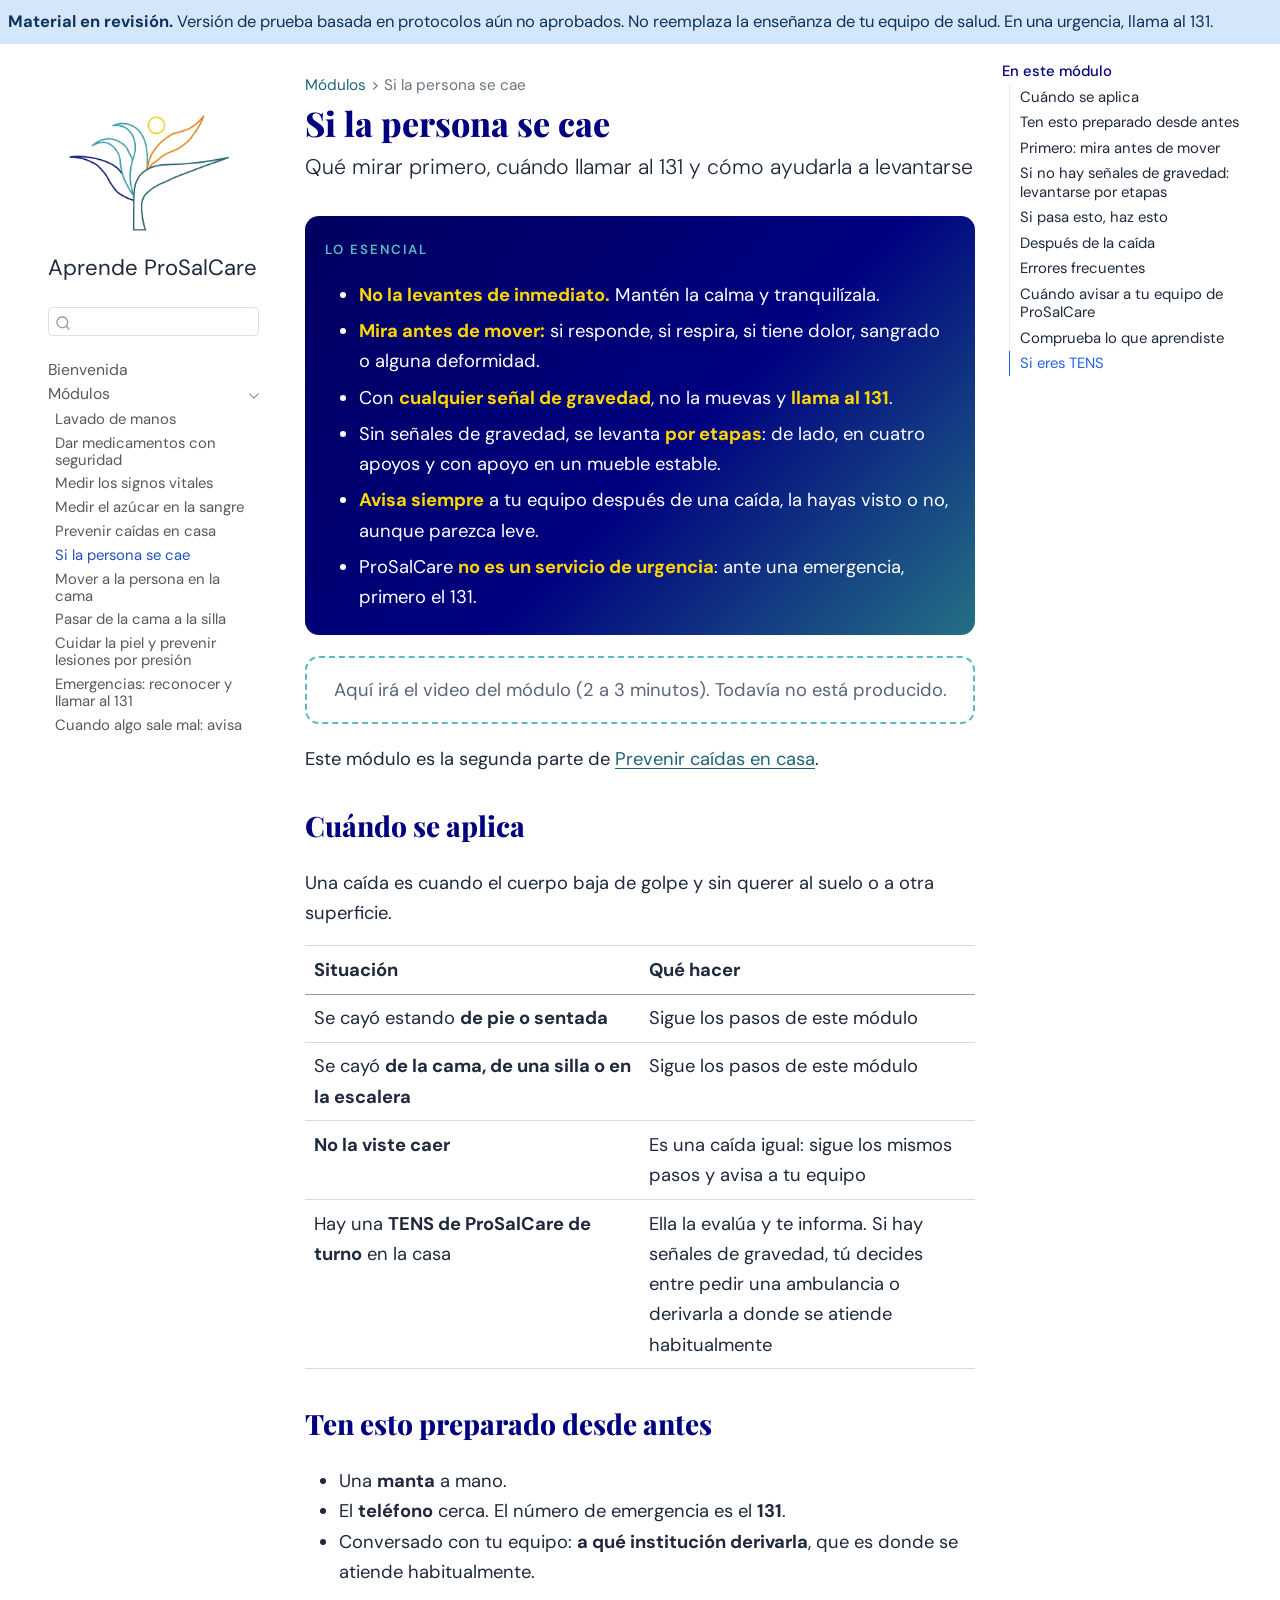
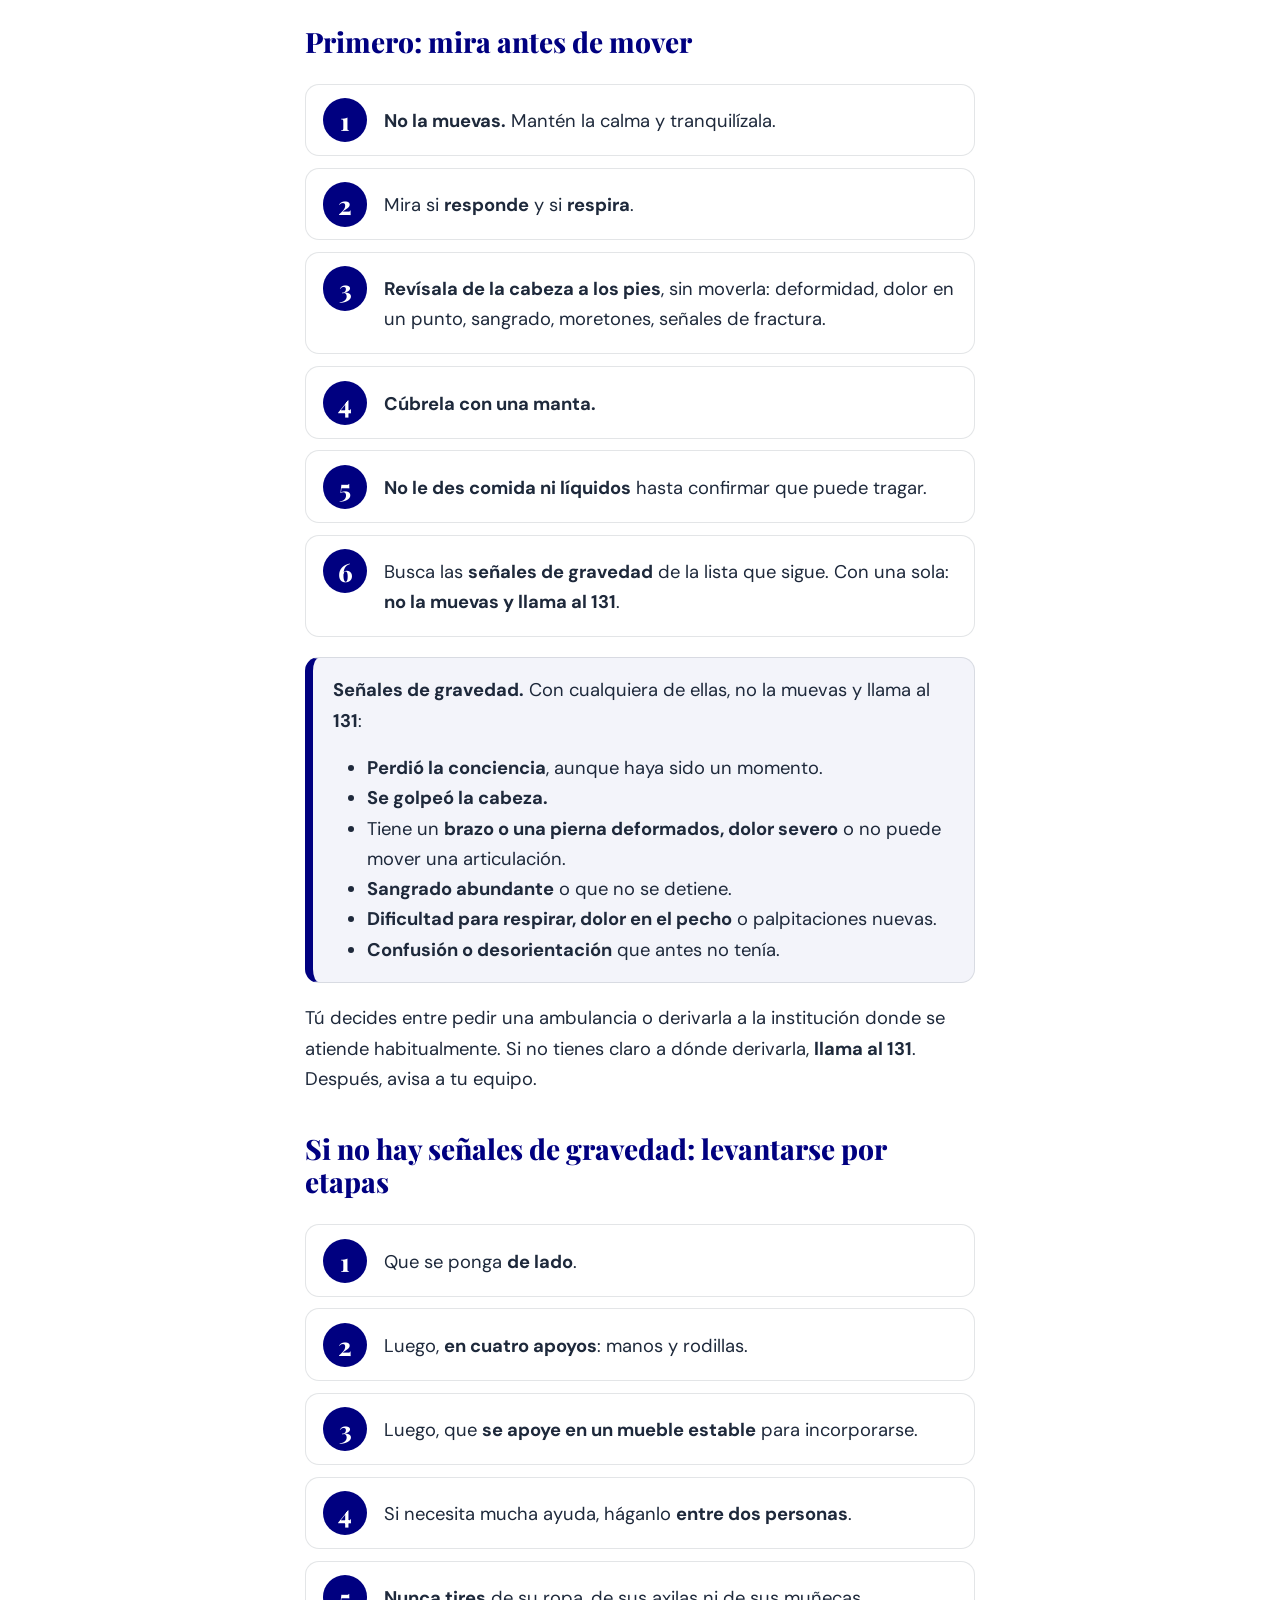
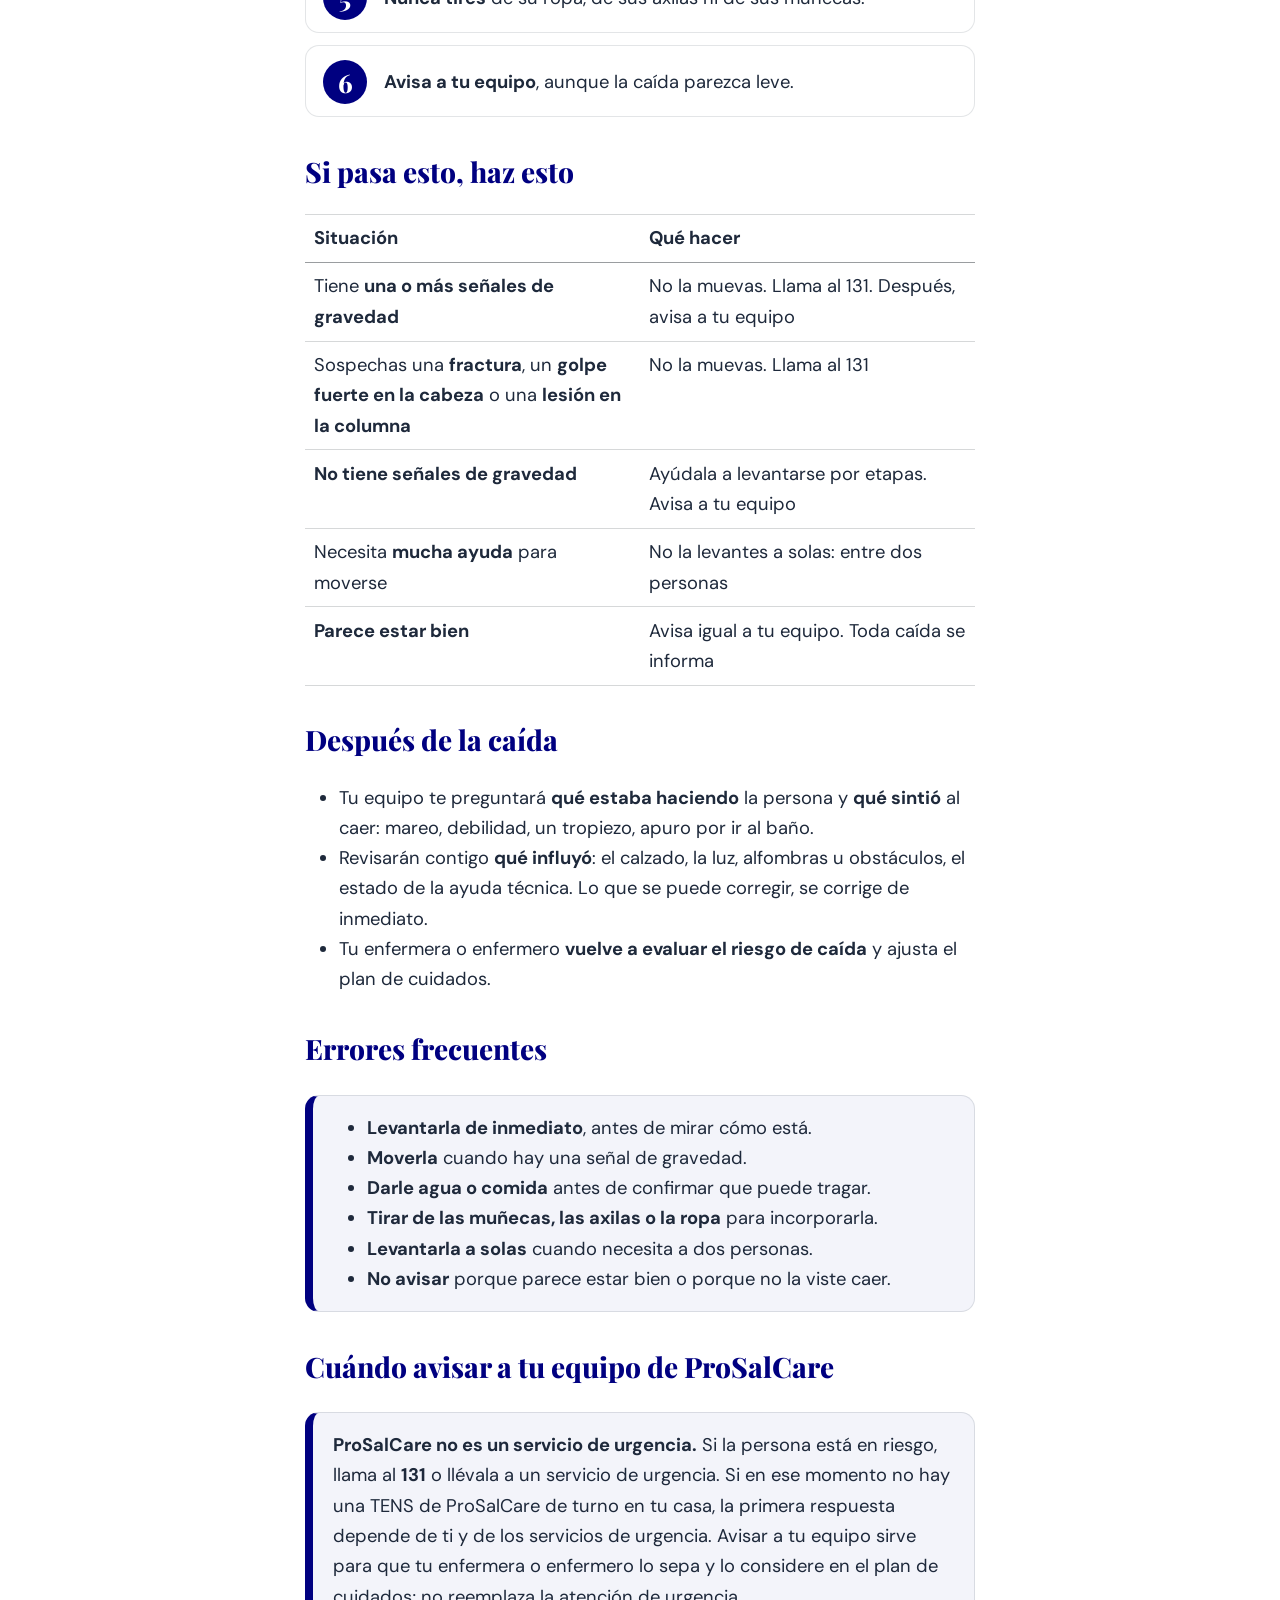
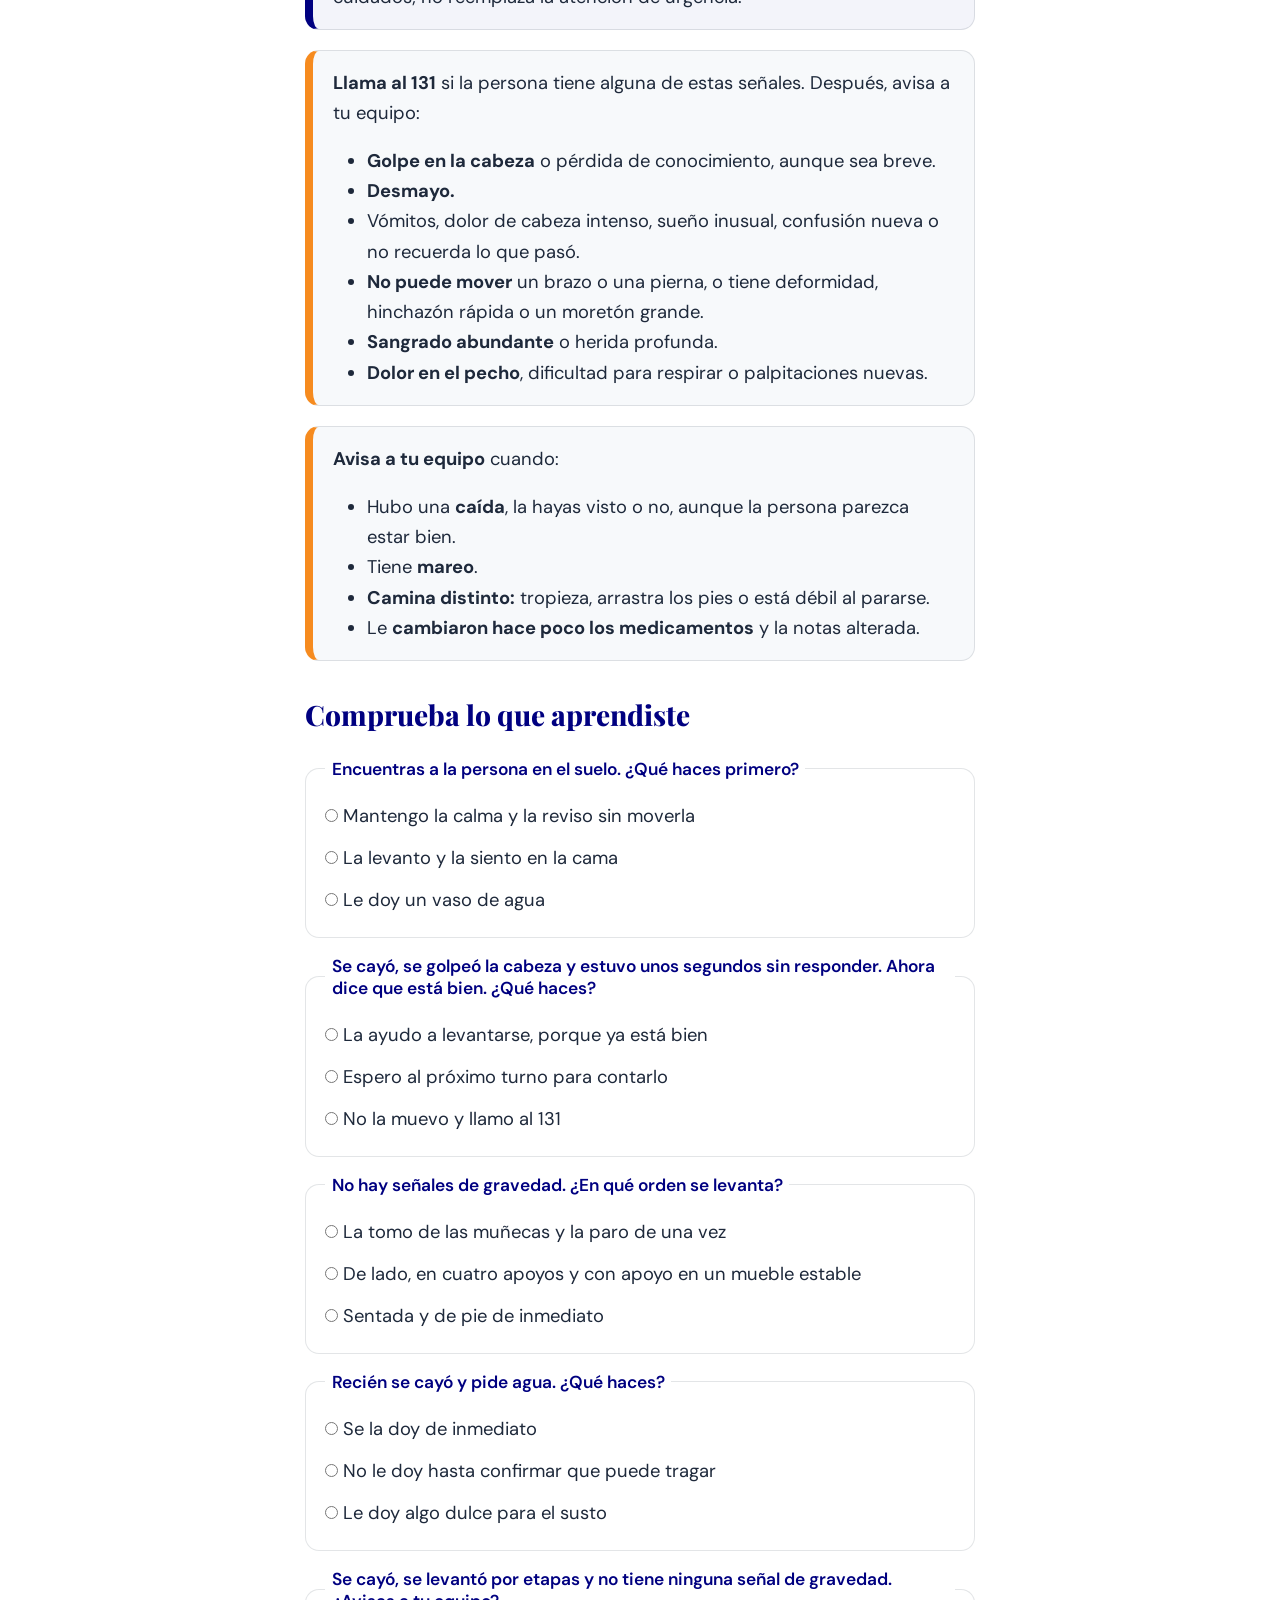
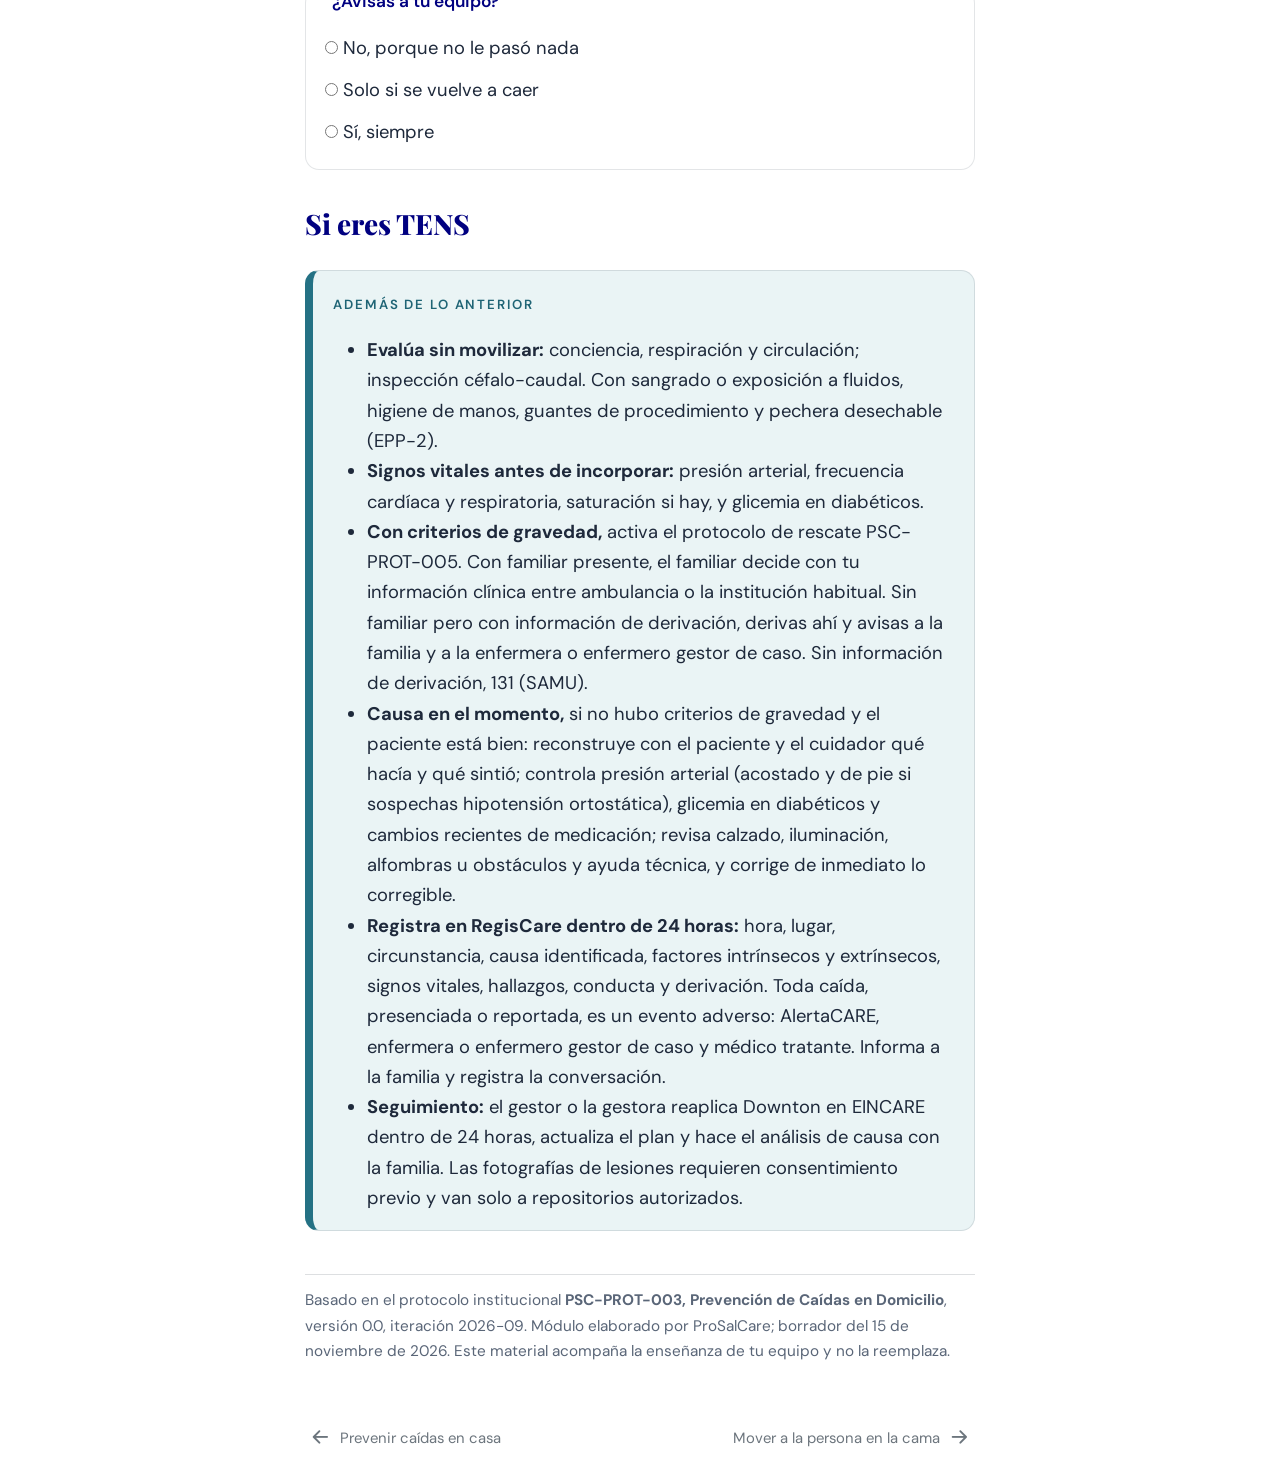
<file: docs/modulos/prevencion-de-caidas-2.html>
<!DOCTYPE html>
<html xmlns="http://www.w3.org/1999/xhtml" lang="es" xml:lang="es"><head>

<meta charset="utf-8">
<meta name="generator" content="quarto-1.11.9">

<meta name="viewport" content="width=device-width, initial-scale=1.0, user-scalable=yes">


<title>Si la persona se cae – Aprende ProSalCare</title>
<style>
/* Default styles provided by pandoc.
** See https://pandoc.org/MANUAL.html#variables-for-html for config info.
*/
span.smallcaps{font-variant: small-caps;}
div.columns{display: flex; gap: 1.5em;}
div.column{flex: auto;}
@media screen {
div.columns{gap: min(4vw, 1.5em);}
div.column{overflow-x: auto;}
}
div.hanging-indent{margin-left: 1.5em; text-indent: -1.5em;}
ul.task-list{list-style: none;}
ul.task-list li input[type="checkbox"] {
  width: 0.8em;
  margin: 0 0.8em 0.2em -1em; /* quarto-specific, see https://github.com/quarto-dev/quarto-cli/issues/4556 */ 
  vertical-align: middle;
}
</style>


<script src="../site_libs/quarto-nav/quarto-nav.js"></script>
<script src="../site_libs/quarto-nav/headroom.min.js"></script>
<script src="../site_libs/clipboard/clipboard.min.js"></script>
<script src="../site_libs/quarto-search/autocomplete.umd.js"></script>
<script src="../site_libs/quarto-search/fuse.min.js"></script>
<script src="../site_libs/quarto-search/quarto-search.js"></script>
<meta name="quarto:offset" content="../">
<link href="../modulos/movilizacion-y-transferencia-1.html" rel="next">
<link href="../modulos/prevencion-de-caidas-1.html" rel="prev">
<link href="../assets/logo-icon.png" rel="icon" type="image/png">
<script src="../site_libs/quarto-html/quarto.js" type="module"></script>
<script src="../site_libs/quarto-html/tabsets/tabsets.js" type="module"></script>
<script src="../site_libs/quarto-html/scrollable-regions/scrollable-regions.js" type="module"></script>
<script src="../site_libs/quarto-html/popper.min.js"></script>
<script src="../site_libs/quarto-html/tippy.umd.min.js"></script>
<script src="../site_libs/quarto-html/anchor.min.js"></script>
<link href="../site_libs/quarto-html/tippy.css" rel="stylesheet">
<link href="../site_libs/quarto-html/quarto-syntax-highlighting-63b5708e65d6cd79cd7618c58d0c21e7.css" rel="stylesheet" id="quarto-text-highlighting-styles">
<script src="../site_libs/bootstrap/bootstrap.min.js"></script>
<link href="../site_libs/bootstrap/bootstrap-icons.css" rel="stylesheet">
<link href="../site_libs/bootstrap/bootstrap-01a495efc5497ac6e3f5457e7ed18e65.min.css" rel="stylesheet" append-hash="true" id="quarto-bootstrap" data-mode="light">
<script id="quarto-search-options" type="application/json">{
  "location": "sidebar",
  "copy-button": false,
  "collapse-after": 3,
  "panel-placement": "start",
  "type": "textbox",
  "limit": 50,
  "keyboard-shortcut": [
    "f",
    "/",
    "s"
  ],
  "show-item-context": false,
  "language": {
    "search-no-results-text": "No se han encontrado resultados",
    "search-matching-documents-text": "documentos encontrados",
    "search-copy-link-title": "Copiar el enlace en la búsqueda",
    "search-hide-matches-text": "Ocultar resultados adicionales",
    "search-more-match-text": "resultado adicional en este documento",
    "search-more-matches-text": "resultados adicionales en este documento",
    "search-clear-button-title": "Borrar",
    "search-text-placeholder": "",
    "search-detached-cancel-button-title": "Cancelar",
    "search-submit-button-title": "Enviar",
    "search-label": "Buscar"
  }
}</script>
<meta name="robots" content="noindex, nofollow">
<link rel="preconnect" href="https://fonts.googleapis.com">
<link rel="preconnect" href="https://fonts.gstatic.com" crossorigin="">
<link rel="stylesheet" href="https://fonts.googleapis.com/css2?family=DM+Sans:opsz,wght@9..40,400;9..40,500;9..40,600;9..40,700&amp;family=Playfair+Display:wght@700;800&amp;display=swap">


<link rel="stylesheet" href="../assets/prosalcare.css">
</head>

<body class="nav-sidebar floating quarto-light"><a id="quarto-skip-link" class="visually-hidden-focusable" href="#quarto-document-content">Saltar al contenido principal</a>

<div id="quarto-search-results"></div>
  <header id="quarto-header" class="headroom fixed-top">
  <nav class="quarto-secondary-nav" aria-label="Barra de herramientas">
    <div class="container-fluid d-flex">
      <button type="button" class="quarto-btn-toggle btn" data-bs-toggle="collapse" role="button" data-bs-target=".quarto-sidebar-collapse-item" aria-controls="quarto-sidebar" aria-expanded="false" aria-label="Alternar barra lateral" onclick="if (window.quartoToggleHeadroom) { window.quartoToggleHeadroom(); }">
        <i class="bi bi-layout-text-sidebar-reverse"></i>
      </button>
        <nav class="quarto-page-breadcrumbs" aria-label="Hilo de Ariadna"><ol class="breadcrumb"><li class="breadcrumb-item"><a href="../modulos/higiene-de-manos.html">Módulos</a></li><li class="breadcrumb-item"><a href="../modulos/prevencion-de-caidas-2.html"><span class="chapter-title">Si la persona se cae</span></a></li></ol></nav>
        <a class="flex-grow-1" data-bs-toggle="collapse" data-bs-target=".quarto-sidebar-collapse-item" onclick="if (window.quartoToggleHeadroom) { window.quartoToggleHeadroom(); }">      
        </a>
      <button type="button" class="btn quarto-search-button" aria-label="Buscar" onclick="window.quartoOpenSearch();">
        <i class="bi bi-search"></i>
      </button>
    </div>
  </nav>
  <div id="quarto-announcement" data-announcement-id="cbdb576a64ece2369ca439e6d341a6ba" class="alert alert-primary hidden"><div class="quarto-announcement-content">
<p><strong>Material en revisión.</strong> Versión de prueba basada en protocolos aún no aprobados. No reemplaza la enseñanza de tu equipo de salud. En una urgencia, llama al 131.</p>
</div></div>
</header>
<!-- content -->
<div id="quarto-content" class="quarto-container page-columns page-rows-contents page-layout-article">
<!-- sidebar -->
  <nav id="quarto-sidebar" class="sidebar collapse collapse-horizontal quarto-sidebar-collapse-item sidebar-navigation floating overflow-auto" aria-label="Sitio web">
    <div class="pt-lg-2 mt-2 text-left sidebar-header sidebar-header-stacked">
      <a href="../index.html" class="sidebar-logo-link">
      <img src="../assets/logo-icon.png" alt="" class="sidebar-logo light-content py-0 d-lg-inline d-none">
      <img src="../assets/logo-icon.png" alt="" class="sidebar-logo dark-content py-0 d-lg-inline d-none">
      </a>
    <div class="sidebar-title mb-0 py-0">
      <a href="../">Aprende ProSalCare</a> 
    </div>
      </div>
        <div class="mt-2 flex-shrink-0 align-items-center">
        <div class="sidebar-search">
        <div id="quarto-search" class="" title="Buscar"></div>
        </div>
        </div>
    <div class="sidebar-menu-container"> 
    <ul class="list-unstyled mt-1">
        <li class="sidebar-item">
  <div class="sidebar-item-container"> 
  <a href="../index.html" class="sidebar-item-text sidebar-link"><span class="chapter-title">Bienvenida</span></a>
  </div>
</li>
        <li class="sidebar-item sidebar-item-section">
      <div class="sidebar-item-container"> 
            <button type="button" class="sidebar-item-text sidebar-item-toggle sidebar-link text-start" data-bs-toggle="collapse" data-bs-target="#quarto-sidebar-section-1" aria-controls="quarto-sidebar-section-1" aria-expanded="true">
 <span class="menu-text" id="quarto-sidebar-section-1-label">Módulos</span><i class="bi bi-chevron-right" aria-hidden="true"></i></button>
      </div>
      <ul id="quarto-sidebar-section-1" aria-labelledby="quarto-sidebar-section-1-label" class="collapse list-unstyled sidebar-section depth1 show">  
          <li class="sidebar-item">
  <div class="sidebar-item-container"> 
  <a href="../modulos/higiene-de-manos.html" class="sidebar-item-text sidebar-link"><span class="chapter-title">Lavado de manos</span></a>
  </div>
</li>
          <li class="sidebar-item">
  <div class="sidebar-item-container"> 
  <a href="../modulos/medicamentos.html" class="sidebar-item-text sidebar-link"><span class="chapter-title">Dar medicamentos con seguridad</span></a>
  </div>
</li>
          <li class="sidebar-item">
  <div class="sidebar-item-container"> 
  <a href="../modulos/signos-vitales-1.html" class="sidebar-item-text sidebar-link"><span class="chapter-title">Medir los signos vitales</span></a>
  </div>
</li>
          <li class="sidebar-item">
  <div class="sidebar-item-container"> 
  <a href="../modulos/signos-vitales-2.html" class="sidebar-item-text sidebar-link"><span class="chapter-title">Medir el azúcar en la sangre</span></a>
  </div>
</li>
          <li class="sidebar-item">
  <div class="sidebar-item-container"> 
  <a href="../modulos/prevencion-de-caidas-1.html" class="sidebar-item-text sidebar-link"><span class="chapter-title">Prevenir caídas en casa</span></a>
  </div>
</li>
          <li class="sidebar-item">
  <div class="sidebar-item-container"> 
  <a href="../modulos/prevencion-de-caidas-2.html" class="sidebar-item-text sidebar-link active"><span class="chapter-title">Si la persona se cae</span></a>
  </div>
</li>
          <li class="sidebar-item">
  <div class="sidebar-item-container"> 
  <a href="../modulos/movilizacion-y-transferencia-1.html" class="sidebar-item-text sidebar-link"><span class="chapter-title">Mover a la persona en la cama</span></a>
  </div>
</li>
          <li class="sidebar-item">
  <div class="sidebar-item-container"> 
  <a href="../modulos/movilizacion-y-transferencia-2.html" class="sidebar-item-text sidebar-link"><span class="chapter-title">Pasar de la cama a la silla</span></a>
  </div>
</li>
          <li class="sidebar-item">
  <div class="sidebar-item-container"> 
  <a href="../modulos/cuidado-de-la-piel.html" class="sidebar-item-text sidebar-link"><span class="chapter-title">Cuidar la piel y prevenir lesiones por presión</span></a>
  </div>
</li>
          <li class="sidebar-item">
  <div class="sidebar-item-container"> 
  <a href="../modulos/emergencia-y-rescate-1.html" class="sidebar-item-text sidebar-link"><span class="chapter-title">Emergencias: reconocer y llamar al 131</span></a>
  </div>
</li>
          <li class="sidebar-item">
  <div class="sidebar-item-container"> 
  <a href="../modulos/eventos-adversos.html" class="sidebar-item-text sidebar-link"><span class="chapter-title">Cuando algo sale mal: avisa</span></a>
  </div>
</li>
      </ul>
  </li>
    </ul>
    </div>
</nav>
<div id="quarto-sidebar-glass" class="quarto-sidebar-collapse-item" data-bs-toggle="collapse" data-bs-target=".quarto-sidebar-collapse-item"></div>
<!-- margin-sidebar -->
    <div id="quarto-margin-sidebar" class="sidebar margin-sidebar">
        <nav id="TOC" role="doc-toc" aria-labelledby="toc-title" class="toc-active">
    <h2 id="toc-title">En este módulo</h2>
   
  <ul class="collapse">
  <li><a href="#cuándo-se-aplica" id="toc-cuándo-se-aplica" class="nav-link active" data-scroll-target="#cuándo-se-aplica">Cuándo se aplica</a></li>
  <li><a href="#ten-esto-preparado-desde-antes" id="toc-ten-esto-preparado-desde-antes" class="nav-link" data-scroll-target="#ten-esto-preparado-desde-antes">Ten esto preparado desde antes</a></li>
  <li><a href="#primero-mira-antes-de-mover" id="toc-primero-mira-antes-de-mover" class="nav-link" data-scroll-target="#primero-mira-antes-de-mover">Primero: mira antes de mover</a></li>
  <li><a href="#si-no-hay-señales-de-gravedad-levantarse-por-etapas" id="toc-si-no-hay-señales-de-gravedad-levantarse-por-etapas" class="nav-link" data-scroll-target="#si-no-hay-señales-de-gravedad-levantarse-por-etapas">Si no hay señales de gravedad: levantarse por etapas</a></li>
  <li><a href="#si-pasa-esto-haz-esto" id="toc-si-pasa-esto-haz-esto" class="nav-link" data-scroll-target="#si-pasa-esto-haz-esto">Si pasa esto, haz esto</a></li>
  <li><a href="#después-de-la-caída" id="toc-después-de-la-caída" class="nav-link" data-scroll-target="#después-de-la-caída">Después de la caída</a></li>
  <li><a href="#errores-frecuentes" id="toc-errores-frecuentes" class="nav-link" data-scroll-target="#errores-frecuentes">Errores frecuentes</a></li>
  <li><a href="#cuándo-avisar-a-tu-equipo-de-prosalcare" id="toc-cuándo-avisar-a-tu-equipo-de-prosalcare" class="nav-link" data-scroll-target="#cuándo-avisar-a-tu-equipo-de-prosalcare">Cuándo avisar a tu equipo de ProSalCare</a></li>
  <li><a href="#comprueba-lo-que-aprendiste" id="toc-comprueba-lo-que-aprendiste" class="nav-link" data-scroll-target="#comprueba-lo-que-aprendiste">Comprueba lo que aprendiste</a></li>
  <li><a href="#si-eres-tens" id="toc-si-eres-tens" class="nav-link" data-scroll-target="#si-eres-tens">Si eres TENS</a></li>
  </ul>
</nav>
    </div>
<!-- main -->
<main class="content" id="quarto-document-content" tabindex="-1">

<header id="title-block-header" class="quarto-title-block default"><nav class="quarto-page-breadcrumbs quarto-title-breadcrumbs d-none d-lg-block" aria-label="Hilo de Ariadna"><ol class="breadcrumb"><li class="breadcrumb-item"><a href="../modulos/higiene-de-manos.html">Módulos</a></li><li class="breadcrumb-item"><a href="../modulos/prevencion-de-caidas-2.html"><span class="chapter-title">Si la persona se cae</span></a></li></ol></nav>
<div class="quarto-title">
<h1 class="title"><span class="chapter-title">Si la persona se cae</span></h1>
<p class="subtitle lead">Qué mirar primero, cuándo llamar al 131 y cómo ayudarla a levantarse</p>
</div>



<div class="quarto-title-meta">

    
  
    
  </div>
  


</header>


<div class="box esencial">
<p><span class="etiqueta">Lo esencial</span></p>
<ul>
<li><strong>No la levantes de inmediato.</strong> Mantén la calma y tranquilízala.</li>
<li><strong>Mira antes de mover:</strong> si responde, si respira, si tiene dolor, sangrado o alguna deformidad.</li>
<li>Con <strong>cualquier señal de gravedad</strong>, no la muevas y <strong>llama al 131</strong>.</li>
<li>Sin señales de gravedad, se levanta <strong>por etapas</strong>: de lado, en cuatro apoyos y con apoyo en un mueble estable.</li>
<li><strong>Avisa siempre</strong> a tu equipo después de una caída, la hayas visto o no, aunque parezca leve.</li>
<li>ProSalCare <strong>no es un servicio de urgencia</strong>: ante una emergencia, primero el 131.</li>
</ul>
</div>
<div class="box pendiente">
<p>Aquí irá el video del módulo (2 a 3 minutos). Todavía no está producido.</p>
</div>
<p>Este módulo es la segunda parte de <a href="../modulos/prevencion-de-caidas-1.html">Prevenir caídas en casa</a>.</p>
<section id="cuándo-se-aplica" class="level2">
<h2 class="anchored" data-anchor-id="cuándo-se-aplica">Cuándo se aplica</h2>
<p>Una caída es cuando el cuerpo baja de golpe y sin querer al suelo o a otra superficie.</p>
<table class="caption-top table">
<colgroup>
<col style="width: 50%">
<col style="width: 50%">
</colgroup>
<thead>
<tr class="header">
<th>Situación</th>
<th>Qué hacer</th>
</tr>
</thead>
<tbody>
<tr class="odd">
<td>Se cayó estando <strong>de pie o sentada</strong></td>
<td>Sigue los pasos de este módulo</td>
</tr>
<tr class="even">
<td>Se cayó <strong>de la cama, de una silla o en la escalera</strong></td>
<td>Sigue los pasos de este módulo</td>
</tr>
<tr class="odd">
<td><strong>No la viste caer</strong></td>
<td>Es una caída igual: sigue los mismos pasos y avisa a tu equipo</td>
</tr>
<tr class="even">
<td>Hay una <strong>TENS de ProSalCare de turno</strong> en la casa</td>
<td>Ella la evalúa y te informa. Si hay señales de gravedad, tú decides entre pedir una ambulancia o derivarla a donde se atiende habitualmente</td>
</tr>
</tbody>
</table>
</section>
<section id="ten-esto-preparado-desde-antes" class="level2">
<h2 class="anchored" data-anchor-id="ten-esto-preparado-desde-antes">Ten esto preparado desde antes</h2>
<ul>
<li>Una <strong>manta</strong> a mano.</li>
<li>El <strong>teléfono</strong> cerca. El número de emergencia es el <strong>131</strong>.</li>
<li>Conversado con tu equipo: <strong>a qué institución derivarla</strong>, que es donde se atiende habitualmente.</li>
</ul>
</section>
<section id="primero-mira-antes-de-mover" class="level2">
<h2 class="anchored" data-anchor-id="primero-mira-antes-de-mover">Primero: mira antes de mover</h2>
<ol class="pasos">
<li>
<span class="paso-txt"><strong>No la muevas.</strong> Mantén la calma y tranquilízala.</span>
</li>
<li>
<span class="paso-txt">Mira si <strong>responde</strong> y si <strong>respira</strong>.</span>
</li>
<li>
<span class="paso-txt"><strong>Revísala de la cabeza a los pies</strong>, sin moverla: deformidad, dolor en un punto, sangrado, moretones, señales de fractura.</span>
</li>
<li>
<span class="paso-txt"><strong>Cúbrela con una manta.</strong></span>
</li>
<li>
<span class="paso-txt"><strong>No le des comida ni líquidos</strong> hasta confirmar que puede tragar.</span>
</li>
<li>
<span class="paso-txt">Busca las <strong>señales de gravedad</strong> de la lista que sigue. Con una sola: <strong>no la muevas y llama al 131</strong>.</span>
</li>
</ol>
<div class="box nunca">
<p><strong>Señales de gravedad.</strong> Con cualquiera de ellas, no la muevas y llama al <strong>131</strong>:</p>
<ul>
<li><strong>Perdió la conciencia</strong>, aunque haya sido un momento.</li>
<li><strong>Se golpeó la cabeza.</strong></li>
<li>Tiene un <strong>brazo o una pierna deformados, dolor severo</strong> o no puede mover una articulación.</li>
<li><strong>Sangrado abundante</strong> o que no se detiene.</li>
<li><strong>Dificultad para respirar, dolor en el pecho</strong> o palpitaciones nuevas.</li>
<li><strong>Confusión o desorientación</strong> que antes no tenía.</li>
</ul>
</div>
<p>Tú decides entre pedir una ambulancia o derivarla a la institución donde se atiende habitualmente. Si no tienes claro a dónde derivarla, <strong>llama al 131</strong>. Después, avisa a tu equipo.</p>
</section>
<section id="si-no-hay-señales-de-gravedad-levantarse-por-etapas" class="level2">
<h2 class="anchored" data-anchor-id="si-no-hay-señales-de-gravedad-levantarse-por-etapas">Si no hay señales de gravedad: levantarse por etapas</h2>
<ol class="pasos">
<li>
<span class="paso-txt">Que se ponga <strong>de lado</strong>.</span>
</li>
<li>
<span class="paso-txt">Luego, <strong>en cuatro apoyos</strong>: manos y rodillas.</span>
</li>
<li>
<span class="paso-txt">Luego, que <strong>se apoye en un mueble estable</strong> para incorporarse.</span>
</li>
<li>
<span class="paso-txt">Si necesita mucha ayuda, háganlo <strong>entre dos personas</strong>.</span>
</li>
<li>
<span class="paso-txt"><strong>Nunca tires</strong> de su ropa, de sus axilas ni de sus muñecas.</span>
</li>
<li>
<span class="paso-txt"><strong>Avisa a tu equipo</strong>, aunque la caída parezca leve.</span>
</li>
</ol>
</section>
<section id="si-pasa-esto-haz-esto" class="level2">
<h2 class="anchored" data-anchor-id="si-pasa-esto-haz-esto">Si pasa esto, haz esto</h2>
<table class="caption-top table">
<colgroup>
<col style="width: 50%">
<col style="width: 50%">
</colgroup>
<thead>
<tr class="header">
<th>Situación</th>
<th>Qué hacer</th>
</tr>
</thead>
<tbody>
<tr class="odd">
<td>Tiene <strong>una o más señales de gravedad</strong></td>
<td>No la muevas. Llama al 131. Después, avisa a tu equipo</td>
</tr>
<tr class="even">
<td>Sospechas una <strong>fractura</strong>, un <strong>golpe fuerte en la cabeza</strong> o una <strong>lesión en la columna</strong></td>
<td>No la muevas. Llama al 131</td>
</tr>
<tr class="odd">
<td><strong>No tiene señales de gravedad</strong></td>
<td>Ayúdala a levantarse por etapas. Avisa a tu equipo</td>
</tr>
<tr class="even">
<td>Necesita <strong>mucha ayuda</strong> para moverse</td>
<td>No la levantes a solas: entre dos personas</td>
</tr>
<tr class="odd">
<td><strong>Parece estar bien</strong></td>
<td>Avisa igual a tu equipo. Toda caída se informa</td>
</tr>
</tbody>
</table>
</section>
<section id="después-de-la-caída" class="level2">
<h2 class="anchored" data-anchor-id="después-de-la-caída">Después de la caída</h2>
<ul>
<li>Tu equipo te preguntará <strong>qué estaba haciendo</strong> la persona y <strong>qué sintió</strong> al caer: mareo, debilidad, un tropiezo, apuro por ir al baño.</li>
<li>Revisarán contigo <strong>qué influyó</strong>: el calzado, la luz, alfombras u obstáculos, el estado de la ayuda técnica. Lo que se puede corregir, se corrige de inmediato.</li>
<li>Tu enfermera o enfermero <strong>vuelve a evaluar el riesgo de caída</strong> y ajusta el plan de cuidados.</li>
</ul>
</section>
<section id="errores-frecuentes" class="level2">
<h2 class="anchored" data-anchor-id="errores-frecuentes">Errores frecuentes</h2>
<div class="box nunca">
<ul>
<li><strong>Levantarla de inmediato</strong>, antes de mirar cómo está.</li>
<li><strong>Moverla</strong> cuando hay una señal de gravedad.</li>
<li><strong>Darle agua o comida</strong> antes de confirmar que puede tragar.</li>
<li><strong>Tirar de las muñecas, las axilas o la ropa</strong> para incorporarla.</li>
<li><strong>Levantarla a solas</strong> cuando necesita a dos personas.</li>
<li><strong>No avisar</strong> porque parece estar bien o porque no la viste caer.</li>
</ul>
</div>
</section>
<section id="cuándo-avisar-a-tu-equipo-de-prosalcare" class="level2">
<h2 class="anchored" data-anchor-id="cuándo-avisar-a-tu-equipo-de-prosalcare">Cuándo avisar a tu equipo de ProSalCare</h2>
<div class="box nunca">
<p><strong>ProSalCare no es un servicio de urgencia.</strong> Si la persona está en riesgo, llama al <strong>131</strong> o llévala a un servicio de urgencia. Si en ese momento no hay una TENS de ProSalCare de turno en tu casa, la primera respuesta depende de ti y de los servicios de urgencia. Avisar a tu equipo sirve para que tu enfermera o enfermero lo sepa y lo considere en el plan de cuidados; no reemplaza la atención de urgencia.</p>
</div>
<div class="box avisar">
<p><strong>Llama al 131</strong> si la persona tiene alguna de estas señales. Después, avisa a tu equipo:</p>
<ul>
<li><strong>Golpe en la cabeza</strong> o pérdida de conocimiento, aunque sea breve.</li>
<li><strong>Desmayo.</strong></li>
<li>Vómitos, dolor de cabeza intenso, sueño inusual, confusión nueva o no recuerda lo que pasó.</li>
<li><strong>No puede mover</strong> un brazo o una pierna, o tiene deformidad, hinchazón rápida o un moretón grande.</li>
<li><strong>Sangrado abundante</strong> o herida profunda.</li>
<li><strong>Dolor en el pecho</strong>, dificultad para respirar o palpitaciones nuevas.</li>
</ul>
</div>
<div class="box avisar">
<p><strong>Avisa a tu equipo</strong> cuando:</p>
<ul>
<li>Hubo una <strong>caída</strong>, la hayas visto o no, aunque la persona parezca estar bien.</li>
<li>Tiene <strong>mareo</strong>.</li>
<li><strong>Camina distinto:</strong> tropieza, arrastra los pies o está débil al pararse.</li>
<li>Le <strong>cambiaron hace poco los medicamentos</strong> y la notas alterada.</li>
</ul>
</div>
</section>
<section id="comprueba-lo-que-aprendiste" class="level2">
<h2 class="anchored" data-anchor-id="comprueba-lo-que-aprendiste">Comprueba lo que aprendiste</h2>
<div class="quiz">
<fieldset data-ok="0" data-por="Primero se mira, sin moverla: si responde, si respira, si tiene dolor, sangrado o deformidad. Levantarla viene después, y solo si no hay señales de gravedad.">
<legend>Encuentras a la persona en el suelo. ¿Qué haces primero?</legend> <label><input type="radio"> Mantengo la calma y la reviso sin moverla</label> <label><input type="radio"> La levanto y la siento en la cama</label> <label><input type="radio"> Le doy un vaso de agua</label>
</fieldset>
<fieldset data-ok="2" data-por="El golpe en la cabeza y la pérdida de conciencia, aunque sea breve, son señales de gravedad: no se mueve y se llama al 131.">
<legend>Se cayó, se golpeó la cabeza y estuvo unos segundos sin responder. Ahora dice que está bien. ¿Qué haces?</legend> <label><input type="radio"> La ayudo a levantarse, porque ya está bien</label> <label><input type="radio"> Espero al próximo turno para contarlo</label> <label><input type="radio"> No la muevo y llamo al 131</label>
</fieldset>
<fieldset data-ok="1" data-por="Sin señales de gravedad, se levanta por etapas: de lado, luego en cuatro apoyos y luego con apoyo en un mueble estable.">
<legend>No hay señales de gravedad. ¿En qué orden se levanta?</legend> <label><input type="radio"> La tomo de las muñecas y la paro de una vez</label> <label><input type="radio"> De lado, en cuatro apoyos y con apoyo en un mueble estable</label> <label><input type="radio"> Sentada y de pie de inmediato</label>
</fieldset>
<fieldset data-ok="1" data-por="No se da comida ni líquidos hasta confirmar que puede tragar.">
<legend>Recién se cayó y pide agua. ¿Qué haces?</legend> <label><input type="radio"> Se la doy de inmediato</label> <label><input type="radio"> No le doy hasta confirmar que puede tragar</label> <label><input type="radio"> Le doy algo dulce para el susto</label>
</fieldset>
<fieldset data-ok="2" data-por="Toda caída se avisa al equipo, se haya visto o no y aunque parezca leve.">
<legend>Se cayó, se levantó por etapas y no tiene ninguna señal de gravedad. ¿Avisas a tu equipo?</legend> <label><input type="radio"> No, porque no le pasó nada</label> <label><input type="radio"> Solo si se vuelve a caer</label> <label><input type="radio"> Sí, siempre</label>
</fieldset>
</div>
</section>
<section id="si-eres-tens" class="level2">
<h2 class="anchored" data-anchor-id="si-eres-tens">Si eres TENS</h2>
<div class="box tens">
<p><span class="etiqueta">Además de lo anterior</span></p>
<ul>
<li><strong>Evalúa sin movilizar:</strong> conciencia, respiración y circulación; inspección céfalo-caudal. Con sangrado o exposición a fluidos, higiene de manos, guantes de procedimiento y pechera desechable (EPP-2).</li>
<li><strong>Signos vitales antes de incorporar:</strong> presión arterial, frecuencia cardíaca y respiratoria, saturación si hay, y glicemia en diabéticos.</li>
<li><strong>Con criterios de gravedad,</strong> activa el protocolo de rescate PSC-PROT-005. Con familiar presente, el familiar decide con tu información clínica entre ambulancia o la institución habitual. Sin familiar pero con información de derivación, derivas ahí y avisas a la familia y a la enfermera o enfermero gestor de caso. Sin información de derivación, 131 (SAMU).</li>
<li><strong>Causa en el momento,</strong> si no hubo criterios de gravedad y el paciente está bien: reconstruye con el paciente y el cuidador qué hacía y qué sintió; controla presión arterial (acostado y de pie si sospechas hipotensión ortostática), glicemia en diabéticos y cambios recientes de medicación; revisa calzado, iluminación, alfombras u obstáculos y ayuda técnica, y corrige de inmediato lo corregible.</li>
<li><strong>Registra en RegisCare dentro de 24 horas:</strong> hora, lugar, circunstancia, causa identificada, factores intrínsecos y extrínsecos, signos vitales, hallazgos, conducta y derivación. Toda caída, presenciada o reportada, es un evento adverso: AlertaCARE, enfermera o enfermero gestor de caso y médico tratante. Informa a la familia y registra la conversación.</li>
<li><strong>Seguimiento:</strong> el gestor o la gestora reaplica Downton en EINCARE dentro de 24 horas, actualiza el plan y hace el análisis de causa con la familia. Las fotografías de lesiones requieren consentimiento previo y van solo a repositorios autorizados.</li>
</ul>
</div>
<div class="origen">
<p>Basado en el protocolo institucional <strong>PSC-PROT-003, Prevención de Caídas en Domicilio</strong>, versión 0.0, iteración 2026-09. Módulo elaborado por ProSalCare; borrador del 15 de noviembre de 2026. Este material acompaña la enseñanza de tu equipo y no la reemplaza.</p>
</div>


</section>

</main> <!-- /main -->
<script id="quarto-html-after-body" type="application/javascript">
  window.document.addEventListener("DOMContentLoaded", function (event) {
    const icon = "";
    const anchorJS = new window.AnchorJS();
    anchorJS.options = {
      placement: 'right',
      icon: icon
    };
    anchorJS.add('.anchored');
    const isCodeAnnotation = (el) => {
      for (const clz of el.classList) {
        if (clz.startsWith('code-annotation-')) {                     
          return true;
        }
      }
      return false;
    }
    const onCopySuccess = function(e) {
      // button target
      const button = e.trigger;
      // don't keep focus
      button.blur();
      // flash "checked"
      button.classList.add('code-copy-button-checked');
      var currentTitle = button.getAttribute("title");
      button.setAttribute("title", "Copiado");
      let tooltip;
      if (window.bootstrap) {
        button.setAttribute("data-bs-toggle", "tooltip");
        button.setAttribute("data-bs-placement", "left");
        button.setAttribute("data-bs-title", "Copiado");
        tooltip = new bootstrap.Tooltip(button, 
          { trigger: "manual", 
            customClass: "code-copy-button-tooltip",
            offset: [0, -8]});
        tooltip.show();    
      }
      setTimeout(function() {
        if (tooltip) {
          tooltip.hide();
          button.removeAttribute("data-bs-title");
          button.removeAttribute("data-bs-toggle");
          button.removeAttribute("data-bs-placement");
        }
        button.setAttribute("title", currentTitle);
        button.classList.remove('code-copy-button-checked');
      }, 1000);
      // clear code selection
      e.clearSelection();
    }
    const getTextToCopy = function(trigger) {
      const outerScaffold = trigger.parentElement.cloneNode(true);
      const codeEl = outerScaffold.querySelector('code');
      for (const childEl of codeEl.children) {
        if (isCodeAnnotation(childEl)) {
          childEl.remove();
        }
      }
      return codeEl.innerText;
    }
    const clipboard = new window.ClipboardJS('.code-copy-button:not([data-in-quarto-modal])', {
      text: getTextToCopy
    });
    clipboard.on('success', onCopySuccess);
    if (window.document.getElementById('quarto-embedded-source-code-modal')) {
      const clipboardModal = new window.ClipboardJS('.code-copy-button[data-in-quarto-modal]', {
        text: getTextToCopy,
        container: window.document.getElementById('quarto-embedded-source-code-modal')
      });
      clipboardModal.on('success', onCopySuccess);
    }
      var localhostRegex = new RegExp(/^(?:http|https):\/\/localhost\:?[0-9]*\//);
      var mailtoRegex = new RegExp(/^mailto:/);
        var filterRegex = new RegExp('/' + window.location.host + '/');
      const newWindowLabel = "(opens in a new tab)";
      const newWindowNoteId = "quarto-ext-newwindow-label";
      // Links reference one hidden label through aria-describedby, so the
      // announcement never changes their accessible name.
      var describeNewWindow = (link) => {
        if (!window.document.getElementById(newWindowNoteId)) {
          var newWindowNote = window.document.createElement("span");
          newWindowNote.id = newWindowNoteId;
          newWindowNote.hidden = true;
          newWindowNote.textContent = newWindowLabel;
          window.document.body.appendChild(newWindowNote);
        }
        var describedBy = (link.getAttribute("aria-describedby") || "").split(/\s+/).filter(Boolean);
        if (!describedBy.includes(newWindowNoteId)) {
          describedBy.push(newWindowNoteId);
          link.setAttribute("aria-describedby", describedBy.join(" "));
        }
      }
      var isInternal = (href) => {
          return filterRegex.test(href) || localhostRegex.test(href) || mailtoRegex.test(href);
      }
      // Inspect non-navigation links and adorn them if external
      window.quartoDecorateExternalLinks = function (root) {
     var links = (root || window.document).querySelectorAll('a[href]:not(.nav-link):not(.navbar-brand):not(.toc-action):not(.sidebar-link):not(.sidebar-item-toggle):not(.pagination-link):not(.no-external):not([aria-hidden]):not(.dropdown-item):not(.quarto-navigation-tool):not(.about-link)');
      for (var i=0; i<links.length; i++) {
        const link = links[i];
        if (!isInternal(link.href)) {
          // undo the damage that might have been done by quarto-nav.js in the case of
          // links that we want to consider external
          if (link.dataset.originalHref !== undefined) {
            link.href = link.dataset.originalHref;
          }
            // target, if specified
            link.setAttribute("target", "_blank");
            if (link.getAttribute("rel") === null) {
              link.setAttribute("rel", "noopener");
            }
            describeNewWindow(link);
          if (!link.classList.contains('no-external-icon')) {
          }
        }
      }
      };
      window.quartoDecorateExternalLinks(window.document);
    // Esc closes the popup (WCAG 1.4.13) and focus leaving both trigger and
    // popup closes it (WCAG 2.4.11); tippy handles neither for interactive popups.
    const hideOnEscAndFocusOut = {
      name: 'hideOnEscAndFocusOut',
      defaultValue: true,
      fn(instance) {
        const dismiss = () => {
          // A show scheduled by the trigger delay would otherwise reopen it
          instance.clearDelayTimeouts();
          instance.hide();
        };
        const onKeyDown = (event) => {
          if (event.key !== 'Escape') {
            return;
          }
          // Keep Esc from also reaching page handlers (e.g. reveal.js overview),
          // except an open reveal.js slide menu, which Esc should close too.
          // The menu handles keys only when its keyboard option is on.
          const menuHandlesEsc = window.Reveal?.getPlugin?.('menu')?.isOpen() &&
            window.Reveal.getConfig().menu?.keyboard !== false;
          if (!menuHandlesEsc) {
            event.stopPropagation();
          }
          if (instance.popper.contains(window.document.activeElement)) {
            // Disabled while refocusing so the focus trigger does not reopen it
            instance.disable();
            instance.reference.focus();
            instance.enable();
          }
          dismiss();
        };
        const onFocusOut = (event) => {
          const target = event.relatedTarget;
          if (target && !instance.reference.contains(target) &&
              !instance.popper.contains(target)) {
            dismiss();
          }
        };
        // On the trigger too: a click trigger (code-annotations: select) has no
        // blur handling. Attached for the instance's lifetime so leaving the
        // trigger also cancels a show still pending on the trigger delay.
        instance.reference.addEventListener('focusout', onFocusOut);
        return {
          onShow() {
            window.document.addEventListener('keydown', onKeyDown, true);
            instance.popper.addEventListener('focusout', onFocusOut);
          },
          onHide() {
            window.document.removeEventListener('keydown', onKeyDown, true);
            instance.popper.removeEventListener('focusout', onFocusOut);
          },
          onDestroy() {
            instance.reference.removeEventListener('focusout', onFocusOut);
          },
        };
      },
    };
    function tippyHover(el, contentFn, onTriggerFn, onUntriggerFn) {
      const config = {
        allowHTML: true,
        maxWidth: 500,
        delay: 100,
        arrow: false,
        appendTo: function(el) {
            return el.parentElement;
        },
        interactive: true,
        interactiveBorder: 10,
        theme: 'quarto',
        placement: 'bottom-start',
        plugins: [hideOnEscAndFocusOut],
      };
      if (contentFn) {
        config.content = contentFn;
      }
      if (onTriggerFn) {
        config.onTrigger = onTriggerFn;
      }
      if (onUntriggerFn) {
        config.onUntrigger = onUntriggerFn;
      }
      window.tippy(el, config); 
    }
    const noterefs = window.document.querySelectorAll('a[role="doc-noteref"]');
    for (var i=0; i<noterefs.length; i++) {
      const ref = noterefs[i];
      tippyHover(ref, function() {
        // use id or data attribute instead here
        let href = ref.getAttribute('data-footnote-href') || ref.getAttribute('href');
        try { href = new URL(href).hash; } catch {}
        const id = href.replace(/^#\/?/, "");
        const note = window.document.getElementById(id);
        if (note) {
          return note.innerHTML;
        } else {
          return "";
        }
      });
    }
    const xrefs = window.document.querySelectorAll('a.quarto-xref');
    const processXRef = (id, note) => {
      // Strip column container classes
      const stripColumnClz = (el) => {
        el.classList.remove("page-full", "page-columns");
        if (el.children) {
          for (const child of el.children) {
            stripColumnClz(child);
          }
        }
      }
      stripColumnClz(note)
      if (id === null || id.startsWith('sec-')) {
        // Special case sections, only their first couple elements
        const container = document.createElement("div");
        if (note.children && note.children.length > 2) {
          container.appendChild(note.children[0].cloneNode(true));
          for (let i = 1; i < note.children.length; i++) {
            const child = note.children[i];
            if (child.tagName === "P" && child.innerText === "") {
              continue;
            } else {
              container.appendChild(child.cloneNode(true));
              break;
            }
          }
          if (window.Quarto?.typesetMath) {
            window.Quarto.typesetMath(container);
          }
          return container.innerHTML
        } else {
          if (window.Quarto?.typesetMath) {
            window.Quarto.typesetMath(note);
          }
          return note.innerHTML;
        }
      } else {
        // Remove any anchor links if they are present
        const anchorLink = note.querySelector('a.anchorjs-link');
        if (anchorLink) {
          anchorLink.remove();
        }
        if (window.Quarto?.typesetMath) {
          window.Quarto.typesetMath(note);
        }
        if (note.classList.contains("callout")) {
          return note.outerHTML;
        } else {
          return note.innerHTML;
        }
      }
    }
    for (var i=0; i<xrefs.length; i++) {
      const xref = xrefs[i];
      tippyHover(xref, undefined, function(instance) {
        instance.disable();
        let url = xref.getAttribute('href');
        let hash = undefined; 
        if (url.startsWith('#')) {
          hash = url;
        } else {
          try { hash = new URL(url).hash; } catch {}
        }
        if (hash) {
          const id = hash.replace(/^#\/?/, "");
          const note = window.document.getElementById(id);
          if (note !== null) {
            try {
              const html = processXRef(id, note.cloneNode(true));
              instance.setContent(html);
            } finally {
              instance.enable();
              instance.show();
            }
          } else {
            // See if we can fetch this
            fetch(url.split('#')[0])
            .then(res => res.text())
            .then(html => {
              const parser = new DOMParser();
              const htmlDoc = parser.parseFromString(html, "text/html");
              const note = htmlDoc.getElementById(id);
              if (note !== null) {
                const html = processXRef(id, note);
                instance.setContent(html);
              } 
            }).finally(() => {
              instance.enable();
              instance.show();
            });
          }
        } else {
          // See if we can fetch a full url (with no hash to target)
          // This is a special case and we should probably do some content thinning / targeting
          fetch(url)
          .then(res => res.text())
          .then(html => {
            const parser = new DOMParser();
            const htmlDoc = parser.parseFromString(html, "text/html");
            const note = htmlDoc.querySelector('main.content');
            if (note !== null) {
              // This should only happen for chapter cross references
              // (since there is no id in the URL)
              // remove the first header
              if (note.children.length > 0 && note.children[0].tagName === "HEADER") {
                note.children[0].remove();
              }
              const html = processXRef(null, note);
              instance.setContent(html);
            } 
          }).finally(() => {
            instance.enable();
            instance.show();
          });
        }
      }, function(instance) {
      });
    }
        let selectedAnnoteEl;
        const selectorForAnnotation = ( cell, annotation) => {
          let cellAttr = 'data-code-cell="' + cell + '"';
          let lineAttr = 'data-code-annotation="' +  annotation + '"';
          const selector = 'span[' + cellAttr + '][' + lineAttr + ']';
          return selector;
        }
        const selectCodeLines = (annoteEl) => {
          const doc = window.document;
          const targetCell = annoteEl.getAttribute("data-target-cell");
          const targetAnnotation = annoteEl.getAttribute("data-target-annotation");
          const annoteSpan = window.document.querySelector(selectorForAnnotation(targetCell, targetAnnotation));
          const lines = annoteSpan.getAttribute("data-code-lines").split(",");
          const lineIds = lines.map((line) => {
            return targetCell + "-" + line;
          })
          // Each band is positioned against its own containing block, which is
          // not the offsetParent of the lines, so place it from client rects.
          const placeBand = (band, firstEl, lastEl, codeBlock) => {
            const container = band.offsetParent;
            if (container === null) {
              return;
            }
            const containerRect = container.getBoundingClientRect();
            // Reveal.js scales slides with a transform, so convert client
            // pixels back to the CSS pixels of the container.
            const scale = containerRect.height / container.offsetHeight || 1;
            const firstRect = firstEl.getBoundingClientRect();
            const lastRect = lastEl.getBoundingClientRect();
            const top = (firstRect.top - containerRect.top) / scale - container.clientTop + container.scrollTop;
            const height = (lastRect.bottom - firstRect.top) / scale;
            band.style.top = top - 2 + "px";
            band.style.height = height + 4 + "px";
            if (codeBlock) {
              // Without the copy button wrapper, the containing block is wider
              // than the code block, so span the code block explicitly.
              const blockRect = codeBlock.getBoundingClientRect();
              band.style.left = (blockRect.left - containerRect.left) / scale - container.clientLeft + container.scrollLeft + "px";
              band.style.width = blockRect.width / scale + "px";
            }
          };
          if (lineIds.length > 0) {
            const el = window.document.getElementById(lineIds[0]);
            const lastEl = window.document.getElementById(lineIds[lineIds.length - 1]);
            const parent = el.parentElement.parentElement;
            // cook up a div (if necessary) and position it
            let div = window.document.getElementById("code-annotation-line-highlight");
            if (div === null) {
              div = window.document.createElement("div");
              div.setAttribute("id", "code-annotation-line-highlight");
              div.style.position = 'absolute';
              parent.appendChild(div);
            }
            placeBand(div, el, lastEl, parent.closest("div.sourceCode") || parent);
            let gutterDiv = window.document.getElementById("code-annotation-line-highlight-gutter");
            if (gutterDiv === null) {
              gutterDiv = window.document.createElement("div");
              gutterDiv.setAttribute("id", "code-annotation-line-highlight-gutter");
              gutterDiv.style.position = 'absolute';
              const codeCell = window.document.getElementById(targetCell);
              const gutter = codeCell.querySelector('.code-annotation-gutter');
              gutter.appendChild(gutterDiv);
            }
            placeBand(gutterDiv, el, lastEl);
            selectedAnnoteEl = annoteEl;
          }
        };
        const unselectCodeLines = () => {
          const elementsIds = ["code-annotation-line-highlight", "code-annotation-line-highlight-gutter"];
          elementsIds.forEach((elId) => {
            const div = window.document.getElementById(elId);
            if (div) {
              div.remove();
            }
          });
          selectedAnnoteEl = undefined;
        };
          // Handle positioning of the toggle
      window.addEventListener(
        "resize",
        throttle(() => {
          elRect = undefined;
          if (selectedAnnoteEl) {
            selectCodeLines(selectedAnnoteEl);
          }
        }, 10)
      );
      function throttle(fn, ms) {
      let throttle = false;
      let timer;
        return (...args) => {
          if(!throttle) { // first call gets through
              fn.apply(this, args);
              throttle = true;
          } else { // all the others get throttled
              if(timer) clearTimeout(timer); // cancel #2
              timer = setTimeout(() => {
                fn.apply(this, args);
                timer = throttle = false;
              }, ms);
          }
        };
      }
        // Attach click handler to the DT
        const annoteDls = window.document.querySelectorAll('dt[data-target-cell]');
        for (const annoteDlNode of annoteDls) {
          annoteDlNode.addEventListener('click', (event) => {
            const clickedEl = event.target;
            if (clickedEl !== selectedAnnoteEl) {
              unselectCodeLines();
              const activeEl = window.document.querySelector('dt[data-target-cell].code-annotation-active');
              if (activeEl) {
                activeEl.classList.remove('code-annotation-active');
              }
              selectCodeLines(clickedEl);
              clickedEl.classList.add('code-annotation-active');
            } else {
              // Unselect the line
              unselectCodeLines();
              clickedEl.classList.remove('code-annotation-active');
            }
          });
        }
    const findCites = (el) => {
      const parentEl = el.parentElement;
      if (parentEl) {
        const cites = parentEl.dataset.cites;
        if (cites) {
          return {
            el,
            cites: cites.split(' ')
          };
        } else {
          return findCites(el.parentElement)
        }
      } else {
        return undefined;
      }
    };
    var bibliorefs = window.document.querySelectorAll('a[role="doc-biblioref"]');
    for (var i=0; i<bibliorefs.length; i++) {
      const ref = bibliorefs[i];
      const citeInfo = findCites(ref);
      if (citeInfo) {
        tippyHover(citeInfo.el, function() {
          var popup = window.document.createElement('div');
          citeInfo.cites.forEach(function(cite) {
            var citeDiv = window.document.createElement('div');
            citeDiv.classList.add('hanging-indent');
            citeDiv.classList.add('csl-entry');
            var biblioDiv = window.document.getElementById('ref-' + cite);
            if (biblioDiv) {
              citeDiv.innerHTML = biblioDiv.innerHTML;
            }
            popup.appendChild(citeDiv);
          });
          return popup.innerHTML;
        });
      }
    }
  });
  </script>
  <script type="application/javascript">
  window.quartoScrollableRegionsLabels = {"code":"Código desplazable","output":"Salida desplazable"};
  </script>
<nav class="page-navigation" aria-label="Página">
  <div class="nav-page nav-page-previous">
      <a href="../modulos/prevencion-de-caidas-1.html" class="pagination-link" aria-label="Prevenir caídas en casa">
        <i class="bi bi-arrow-left-short"></i> <span class="nav-page-text"><span class="chapter-title">Prevenir caídas en casa</span></span>
      </a>          
  </div>
  <div class="nav-page nav-page-next">
      <a href="../modulos/movilizacion-y-transferencia-1.html" class="pagination-link" aria-label="Mover a la persona en la cama">
        <span class="nav-page-text"><span class="chapter-title">Mover a la persona en la cama</span></span> <i class="bi bi-arrow-right-short"></i>
      </a>
  </div>
</nav>
</div> <!-- /content -->
<script>
/* Interactivos de los módulos: cronómetro de práctica y autoevaluación. Sin dependencias ni datos enviados a ningún servidor. */
(function () {
  // Animaciones de los pasos: se reproducen solo mientras están a la vista
  var vids = document.querySelectorAll("video.paso-vid");
  if ("IntersectionObserver" in window && !(window.matchMedia && matchMedia("(prefers-reduced-motion: reduce)").matches)) {
    var io = new IntersectionObserver(function (es) { es.forEach(function (e) { if (e.isIntersecting) { var pr = e.target.play(); if (pr && pr.catch) pr.catch(function () {}); } else e.target.pause(); }); }, { threshold: 0.4 });
    vids.forEach(function (v) { io.observe(v); });
  } else vids.forEach(function (v) { v.controls = true; });
  // Cronómetro: <div class="practica" data-pasos='[["Texto del paso", segundos], ...]'>
  document.querySelectorAll(".practica").forEach(function (box) {
    var pasos = JSON.parse(box.getAttribute("data-pasos") || "[]");
    var total = pasos.reduce(function (a, p) { return a + p[1]; }, 0);
    box.innerHTML = '<div class="ahora" aria-live="polite">Practica con el cronómetro: te guía paso a paso.</div>' +
      '<div class="barra" aria-hidden="true"><i></i></div><div class="seg">0 de ' + total + ' segundos</div>' +
      '<button type="button">Comenzar</button>';
    var ahora = box.querySelector(".ahora"), barra = box.querySelector(".barra i"), seg = box.querySelector(".seg"), btn = box.querySelector("button");
    var timer = null, t0 = 0;
    function parar(msg) { clearInterval(timer); timer = null; btn.textContent = "Repetir"; if (msg) ahora.textContent = msg; }
    function tick() {
      var t = (Date.now() - t0) / 1000, acc = 0, i;
      if (t >= total) { barra.style.width = "100%"; seg.textContent = total + " de " + total + " segundos"; parar("Listo. Así de largo es un buen lavado."); return; }
      for (i = 0; i < pasos.length; i++) { if (t < acc + pasos[i][1]) break; acc += pasos[i][1]; }
      ahora.textContent = (i + 1) + ". " + pasos[i][0];
      barra.style.width = (100 * t / total) + "%"; seg.textContent = Math.floor(t) + " de " + total + " segundos";
    }
    btn.addEventListener("click", function () {
      if (timer) { parar("Pausado. Puedes repetir cuando quieras."); return; }
      t0 = Date.now(); btn.textContent = "Detener"; tick(); timer = setInterval(tick, 200);
    });
  });
  // Autoevaluación: <div class="quiz"> con <fieldset data-ok="índice" data-por="explicación">
  document.querySelectorAll(".quiz fieldset").forEach(function (fs, n) {
    var ok = parseInt(fs.getAttribute("data-ok"), 10), por = fs.getAttribute("data-por") || "";
    var out = document.createElement("div"); out.className = "resp"; out.hidden = true; out.setAttribute("aria-live", "polite"); fs.appendChild(out);
    fs.querySelectorAll("input").forEach(function (inp, i) {
      inp.name = "q" + n; inp.id = "q" + n + "-" + i;
      inp.addEventListener("change", function () {
        out.hidden = false; out.className = "resp " + (i === ok ? "ok" : "no");
        out.textContent = (i === ok ? "Correcto. " : "Todavía no. ") + por;
      });
    });
  });
})();
</script>




</body></html>
</file>
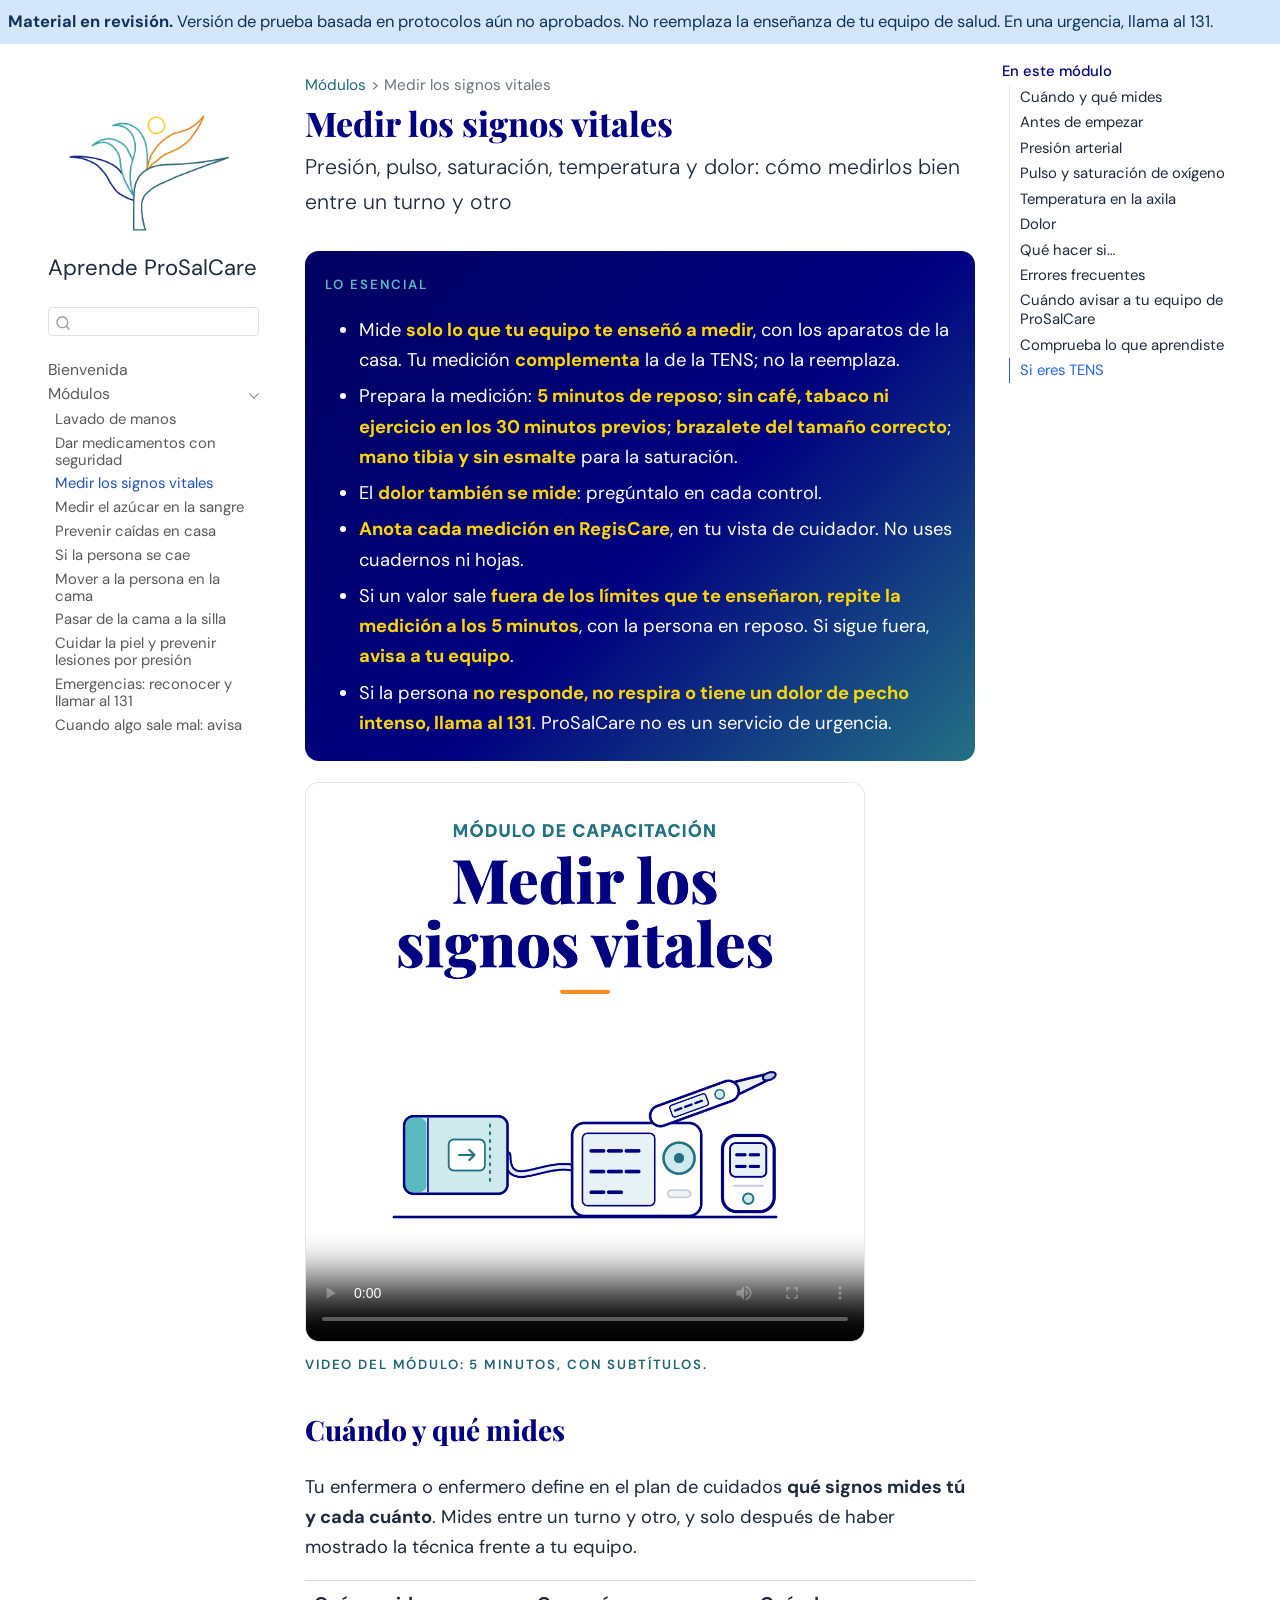
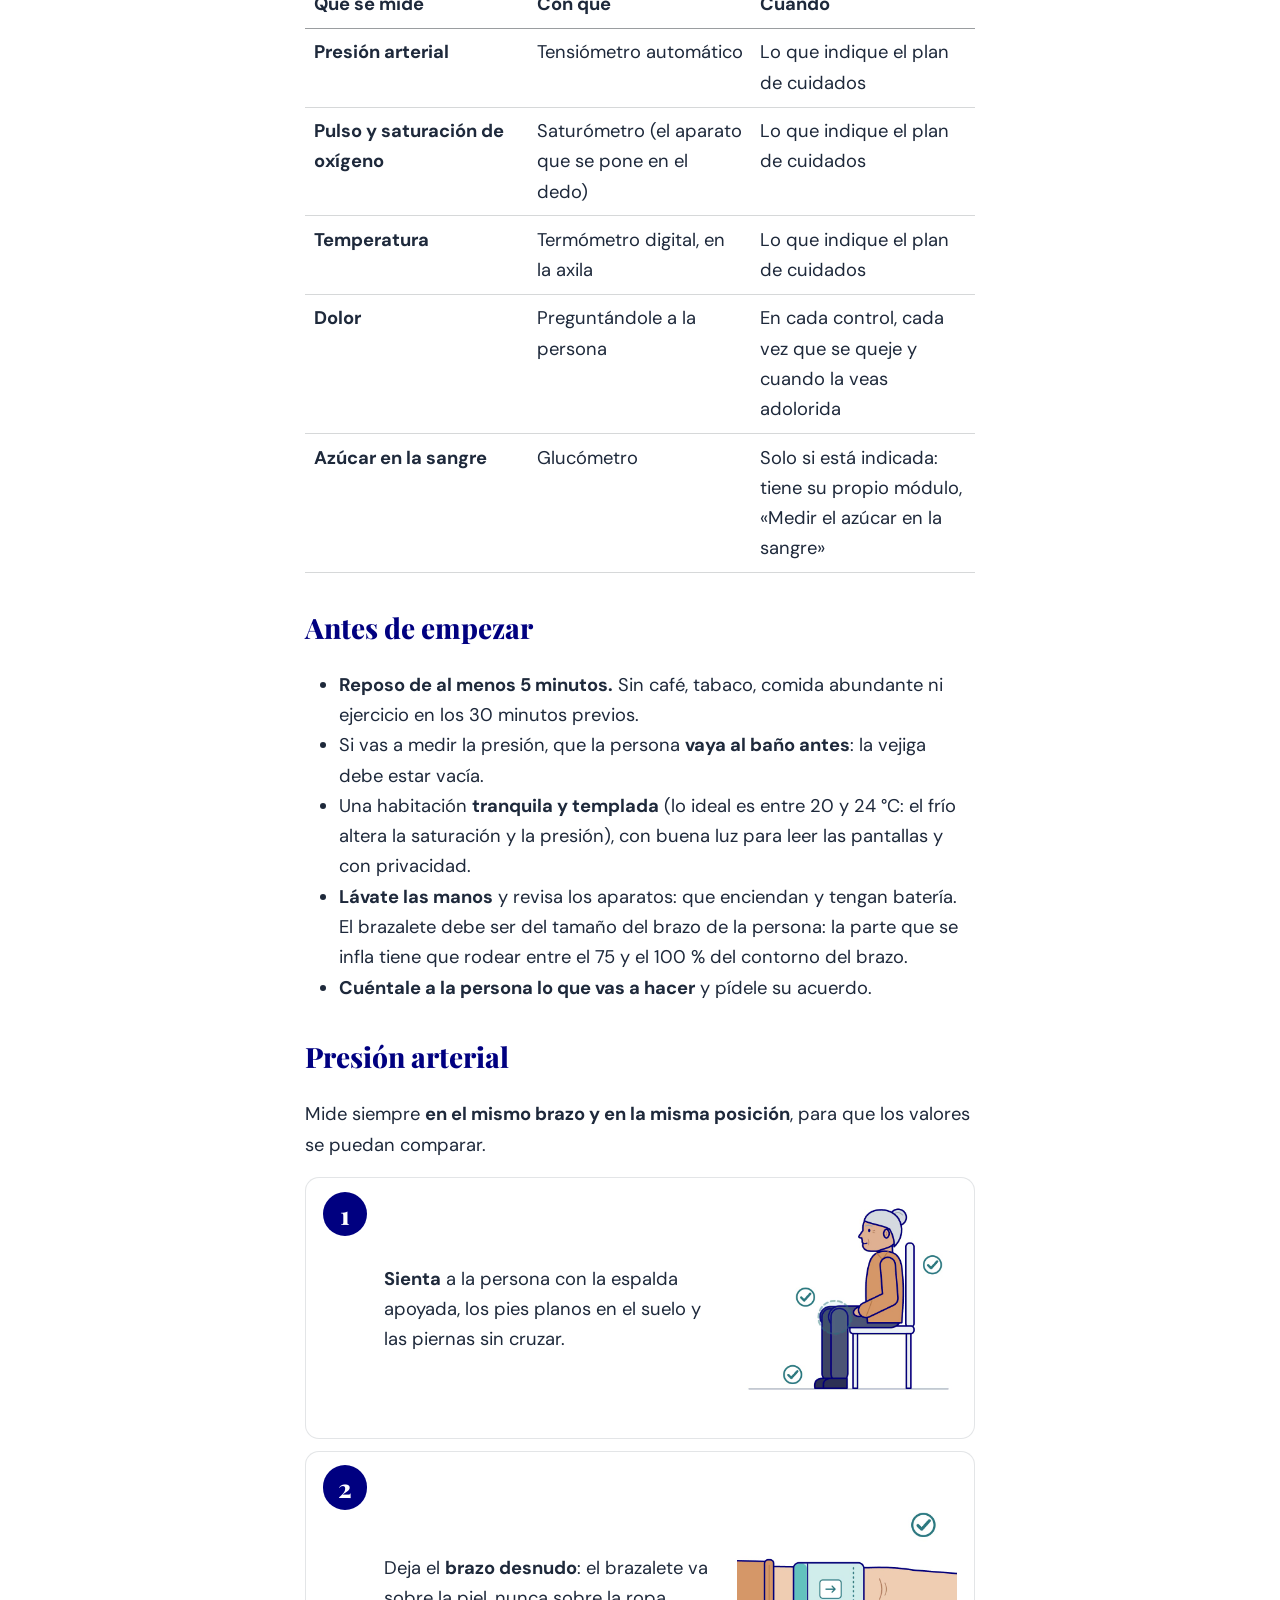
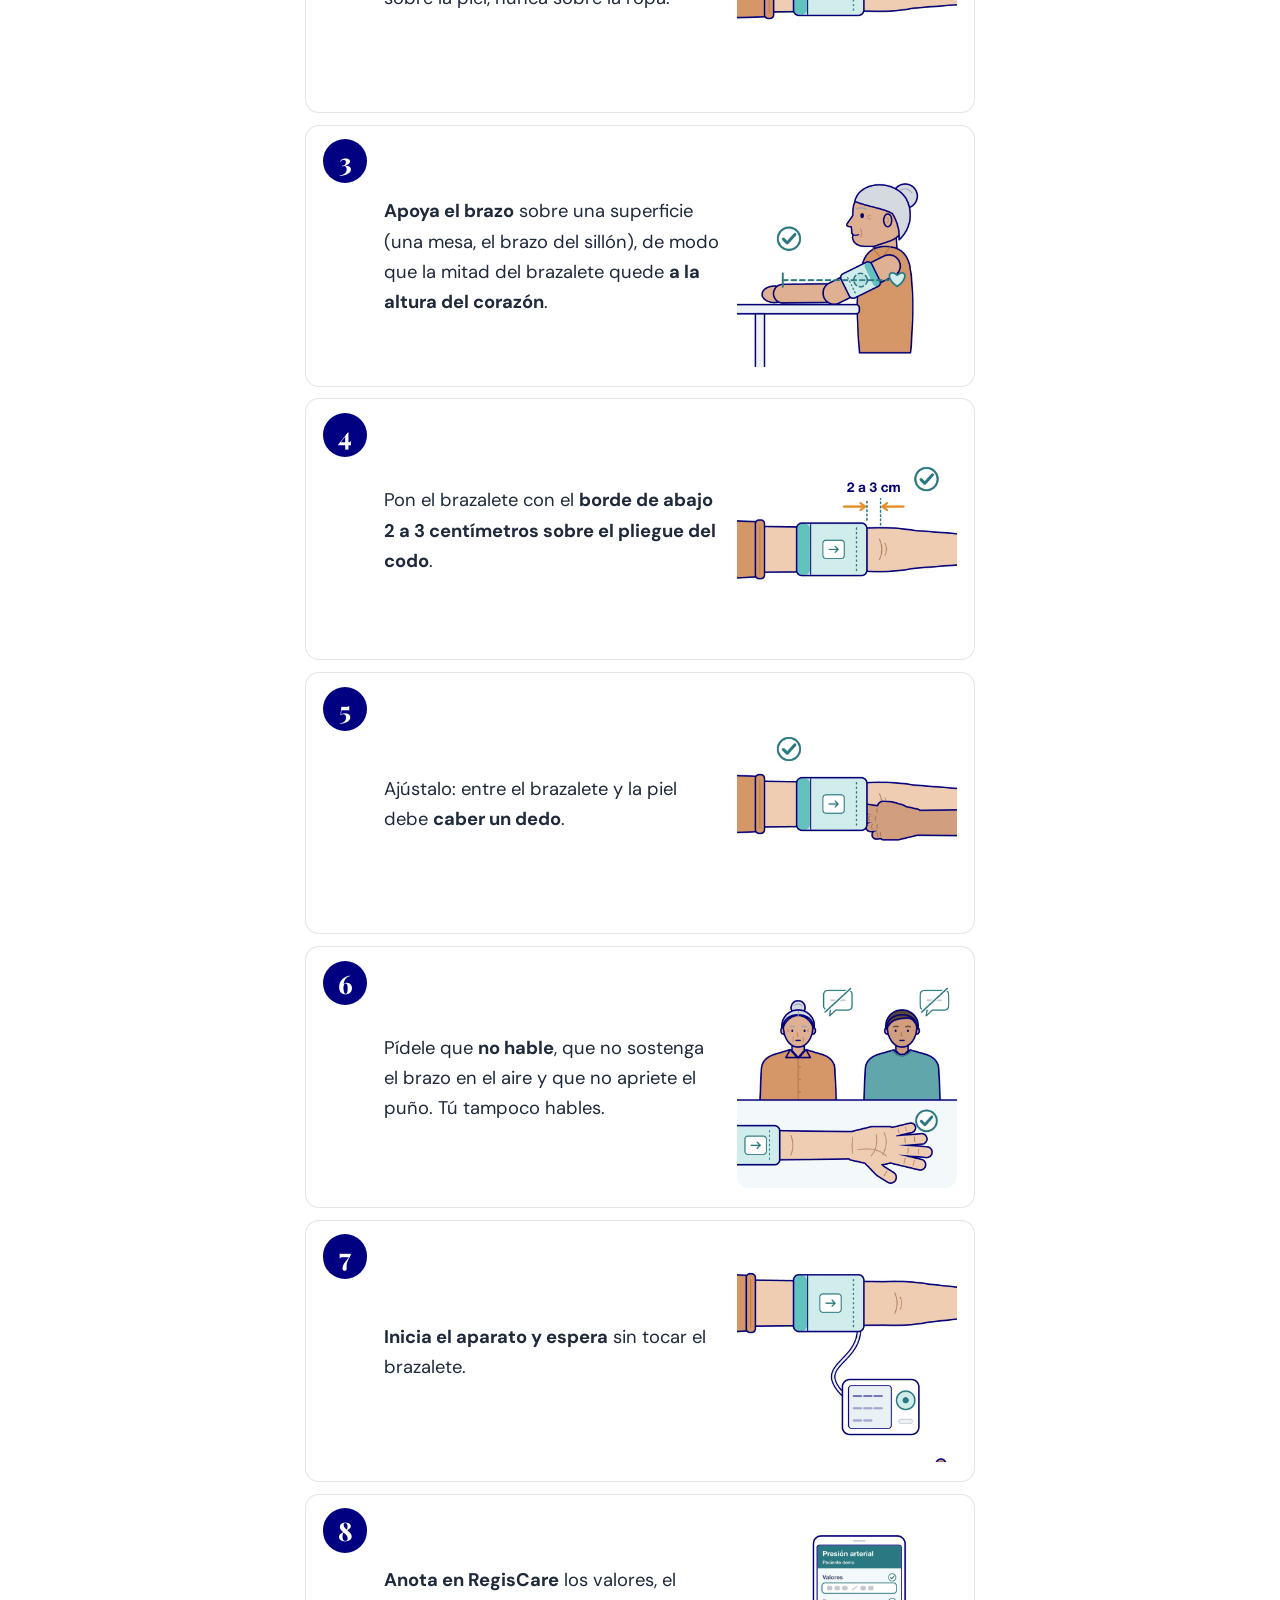
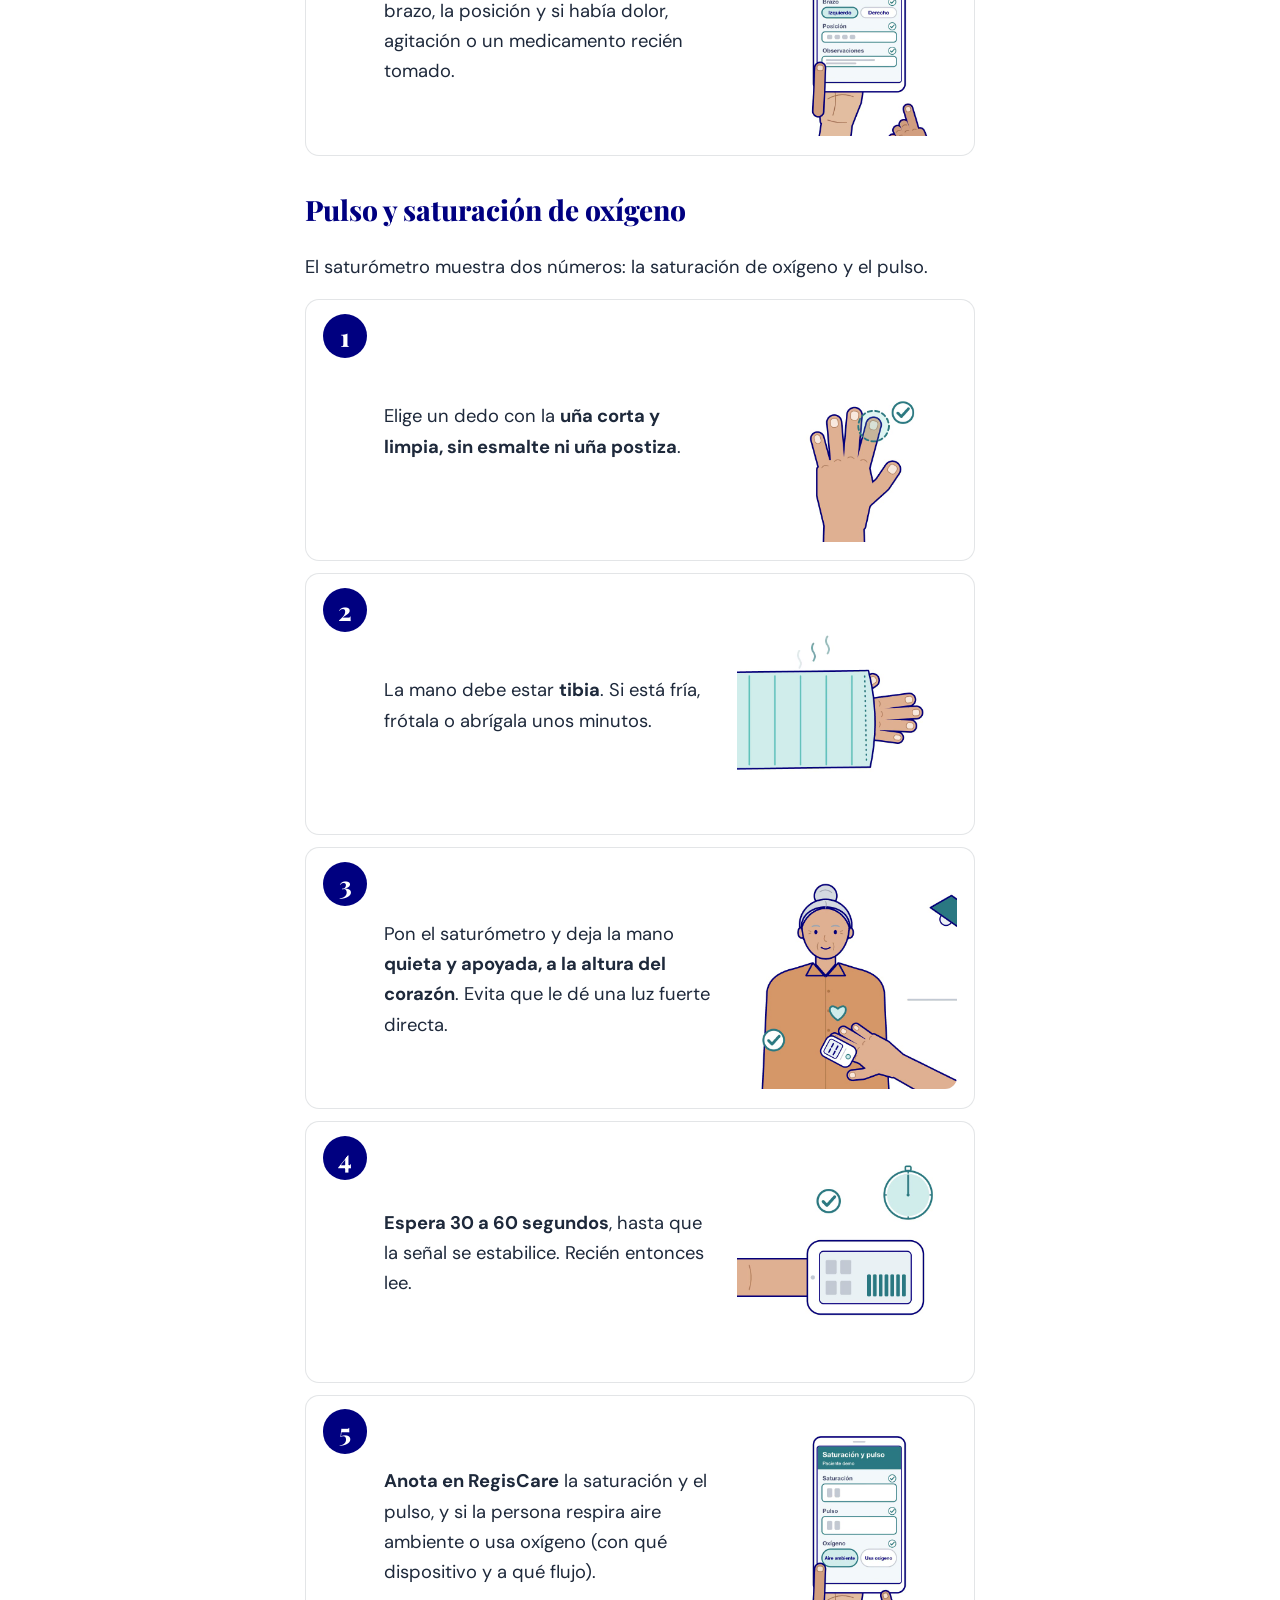
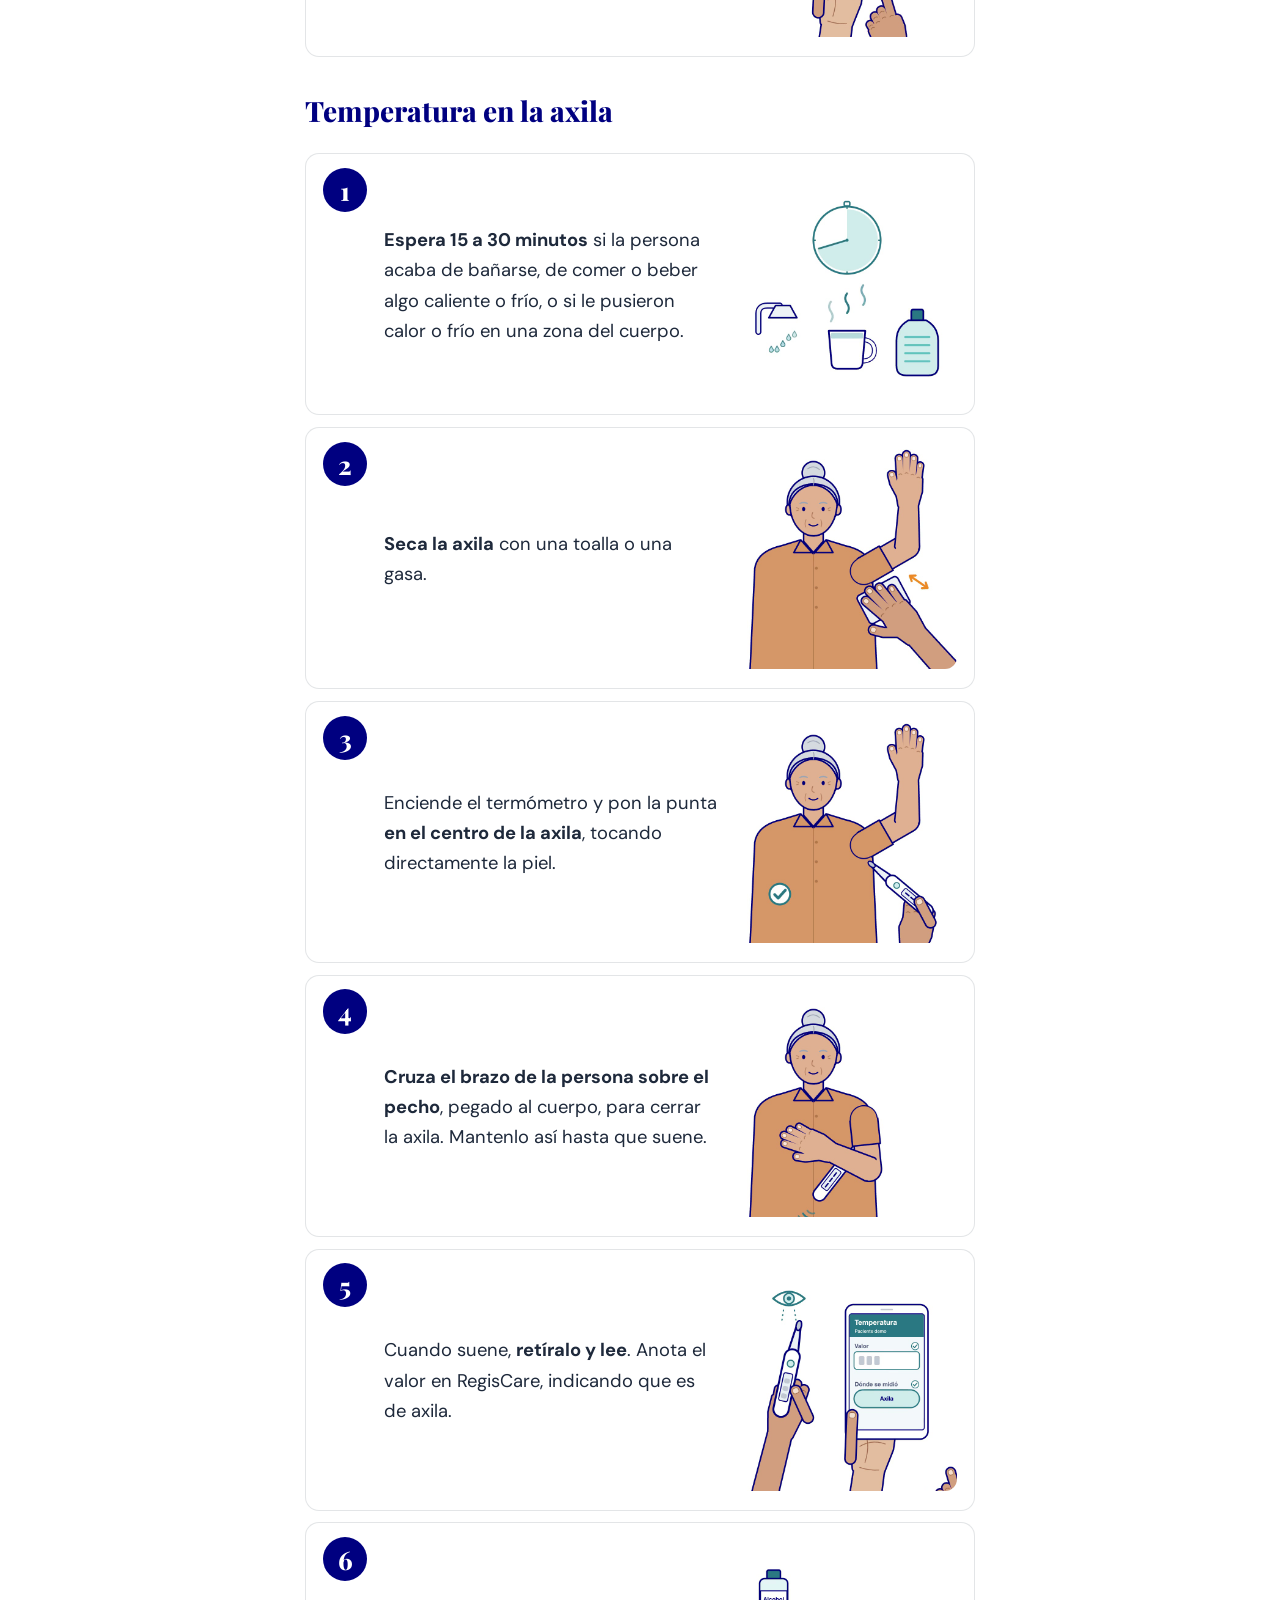
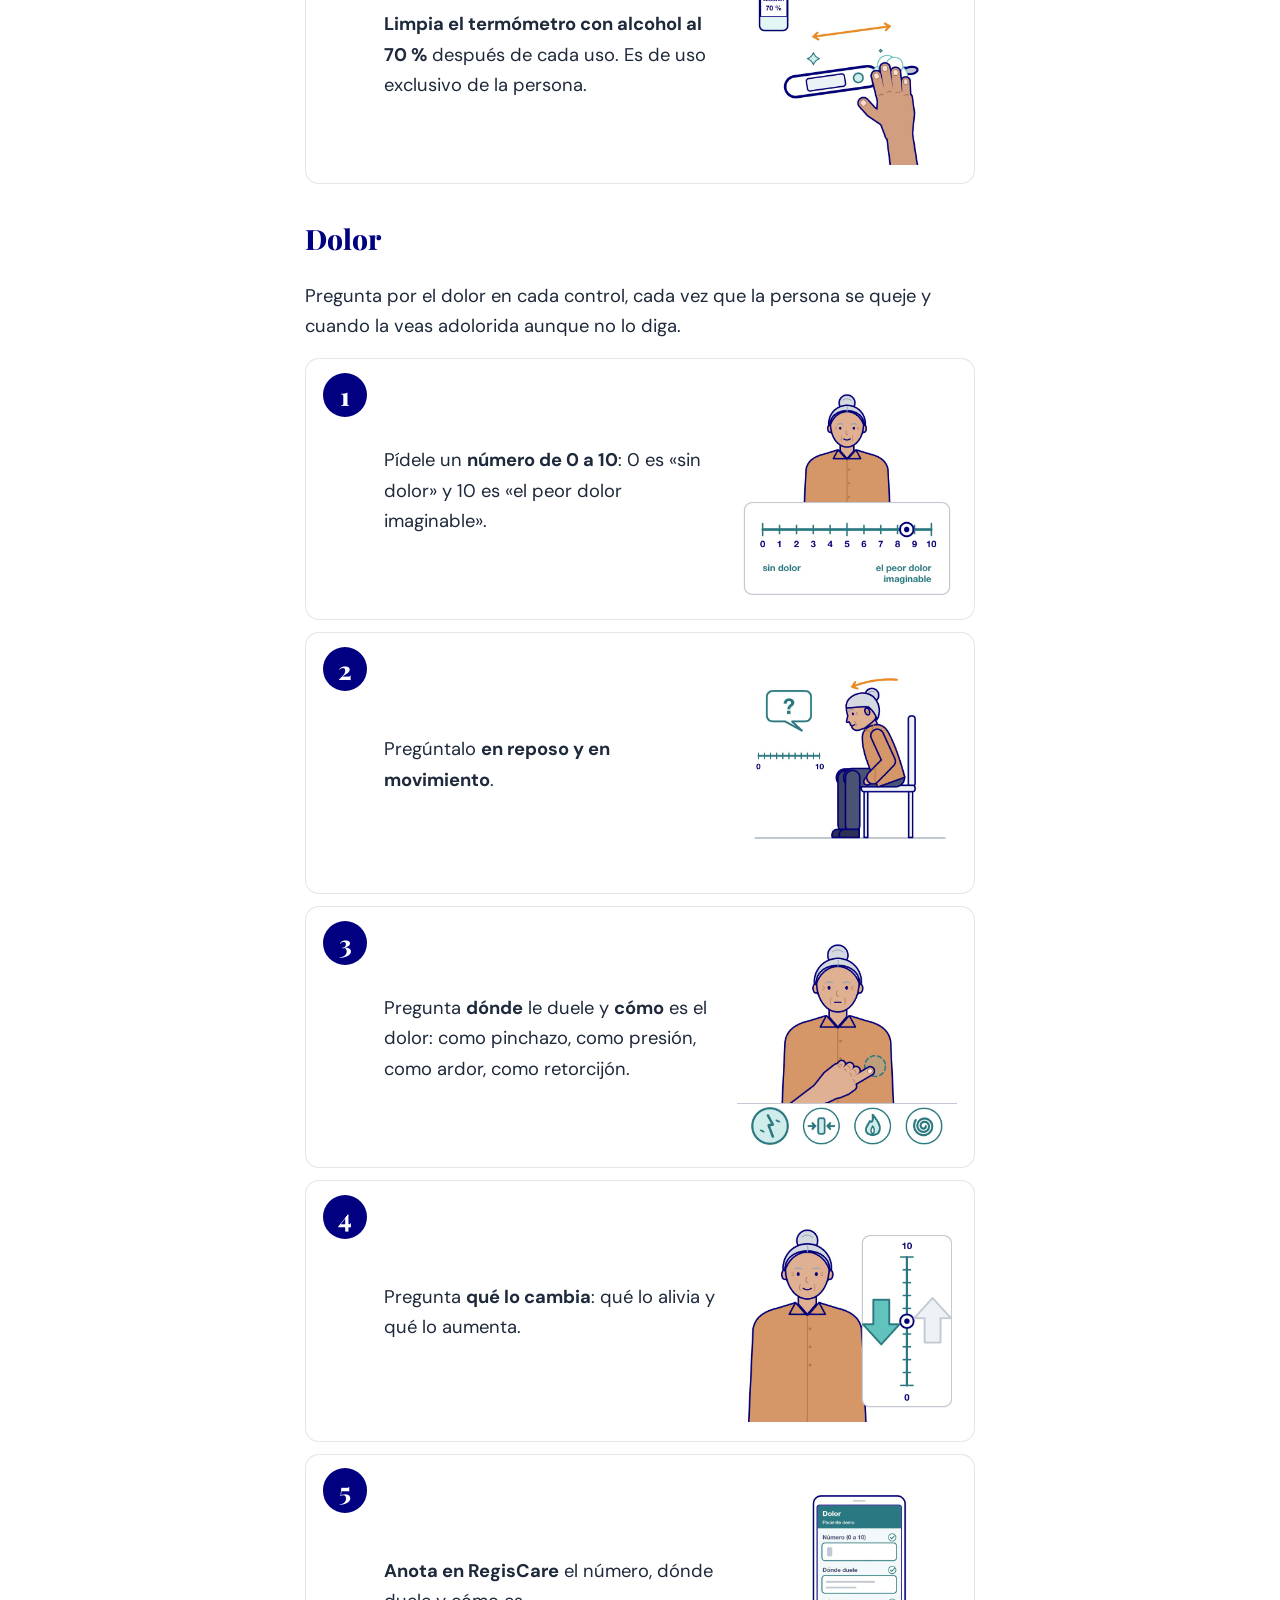
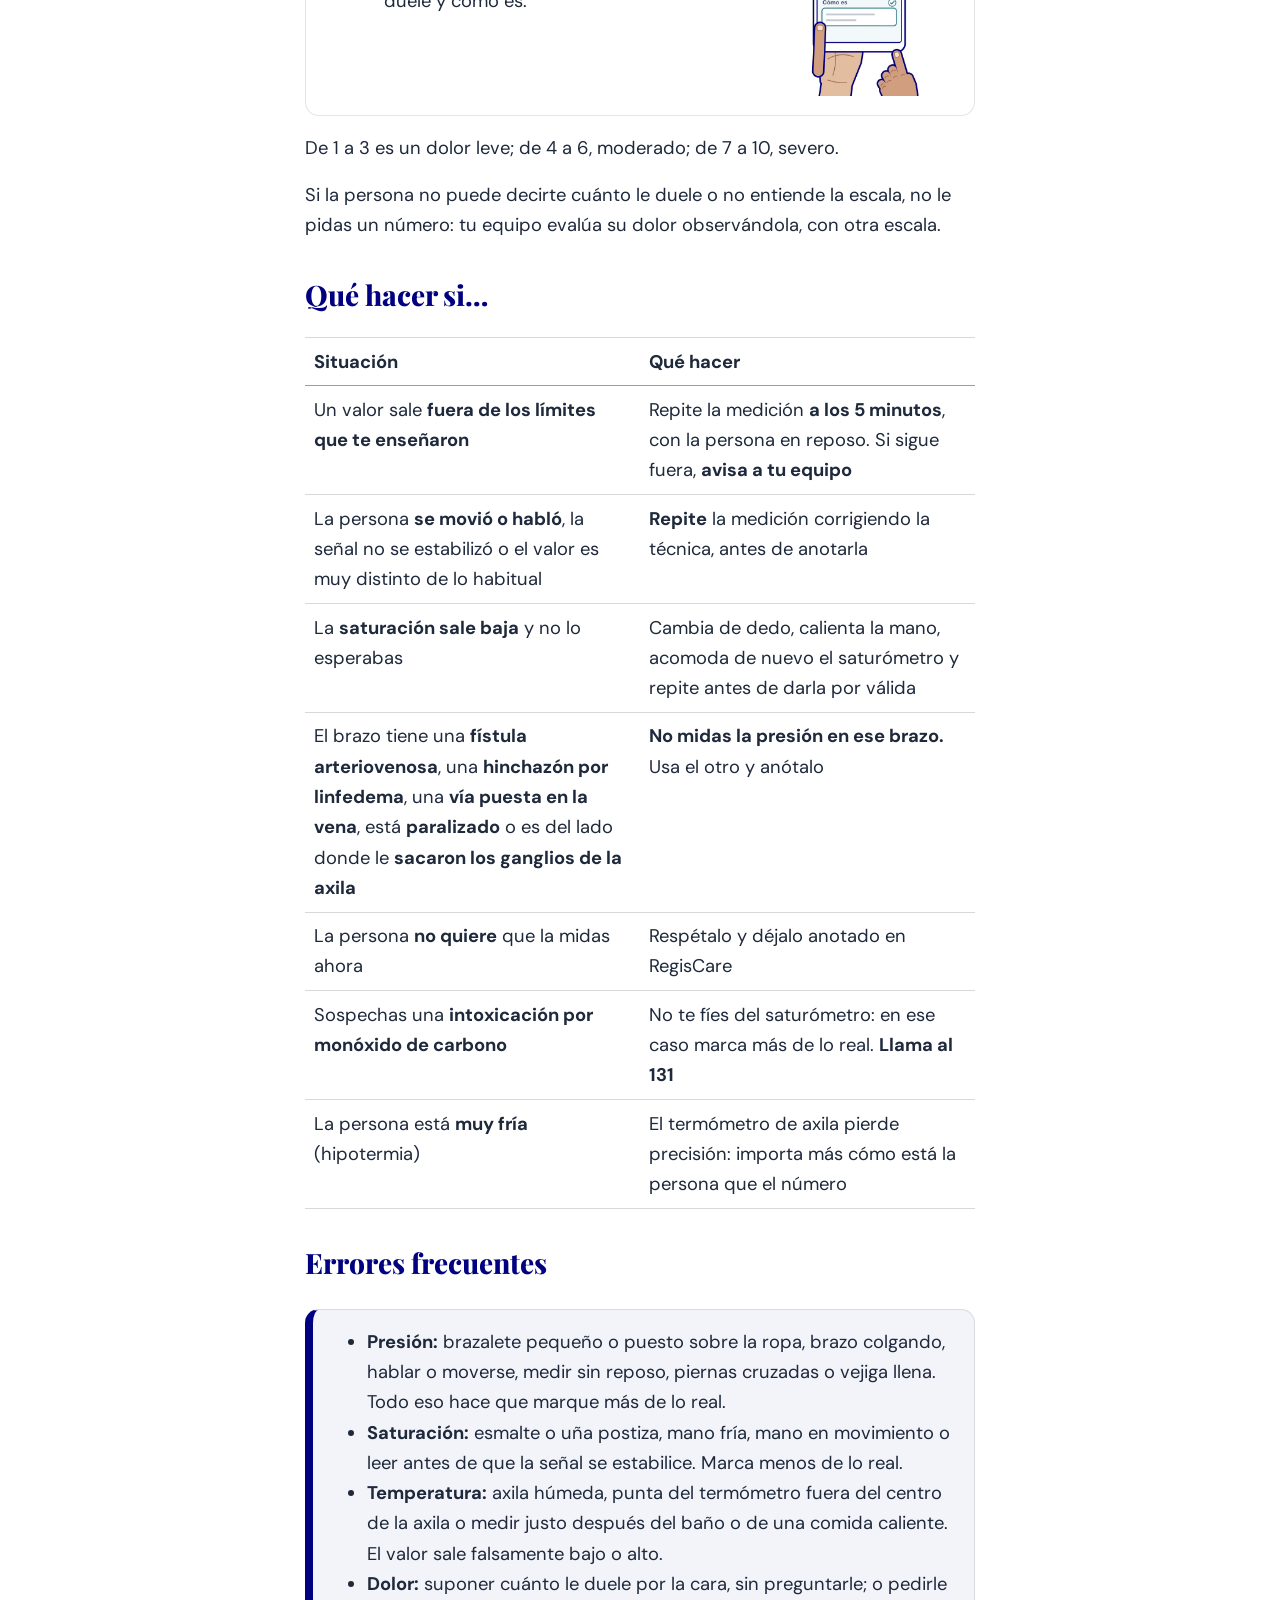
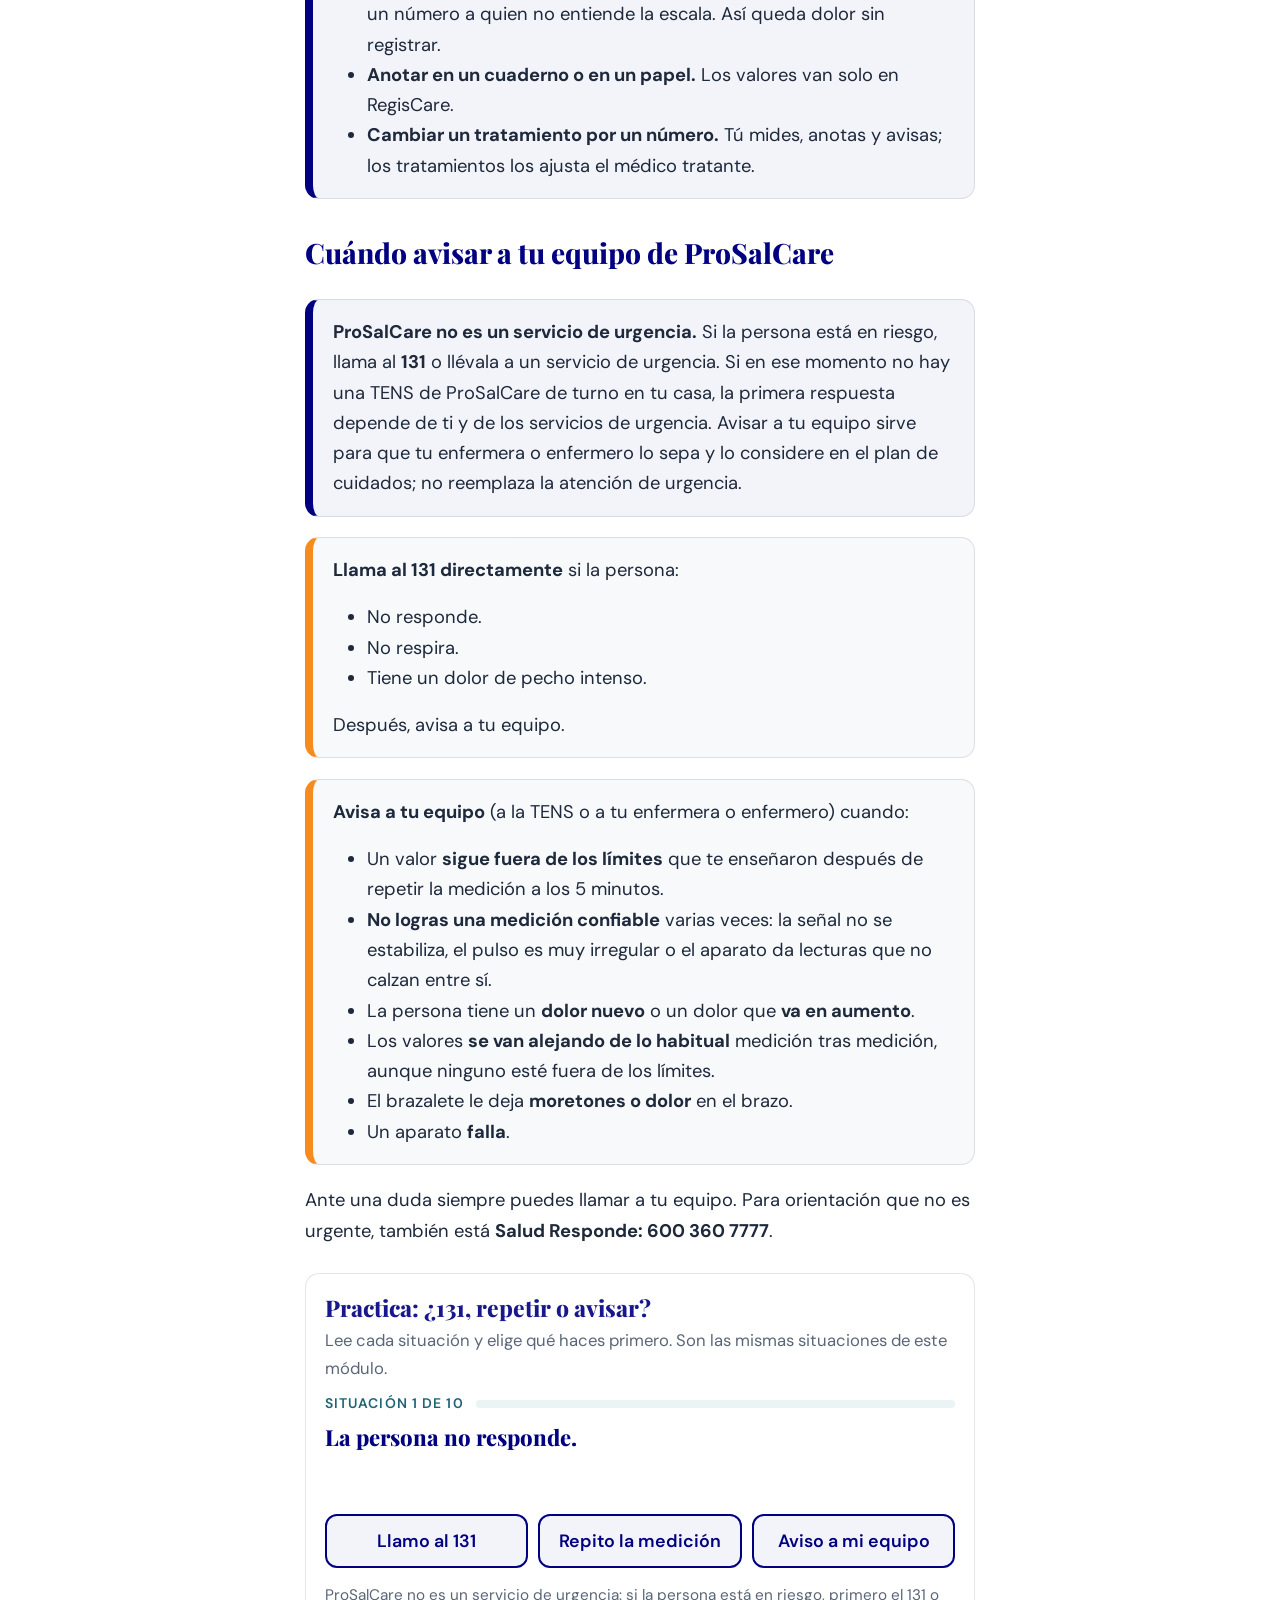
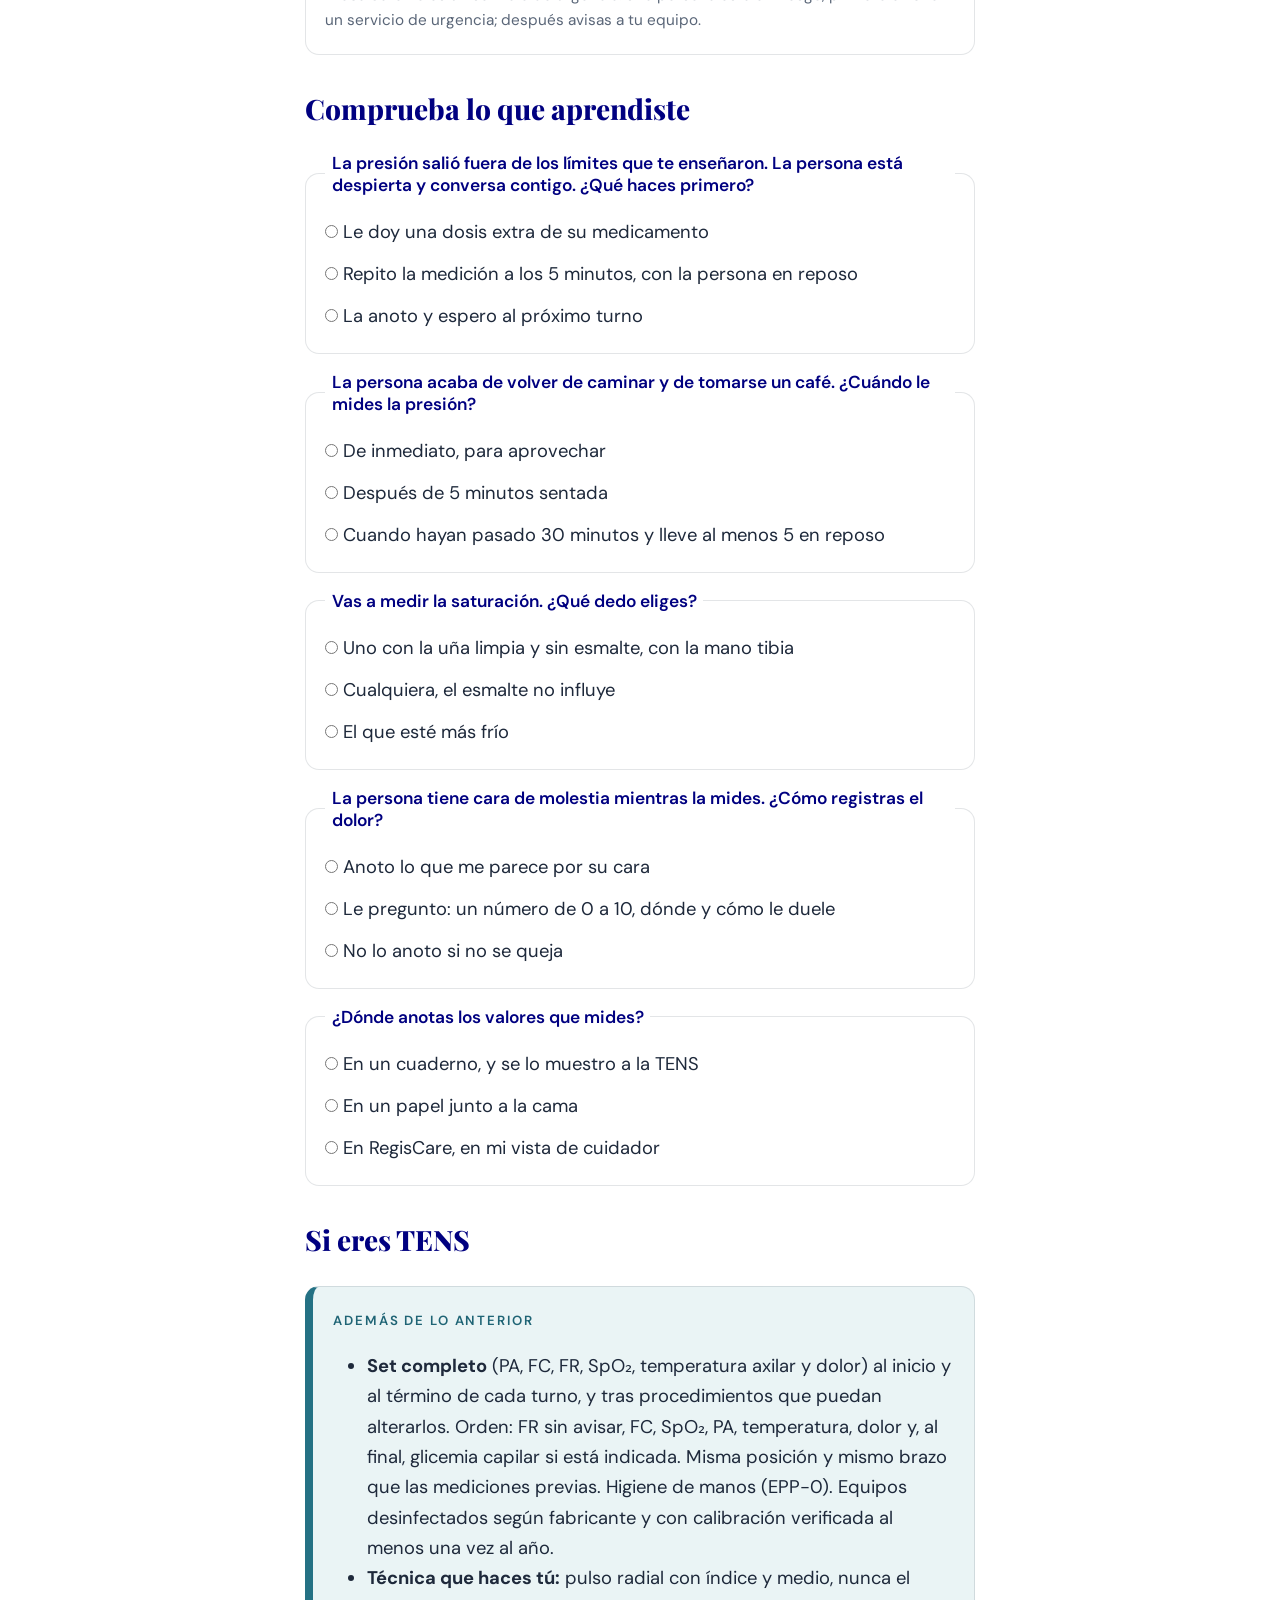
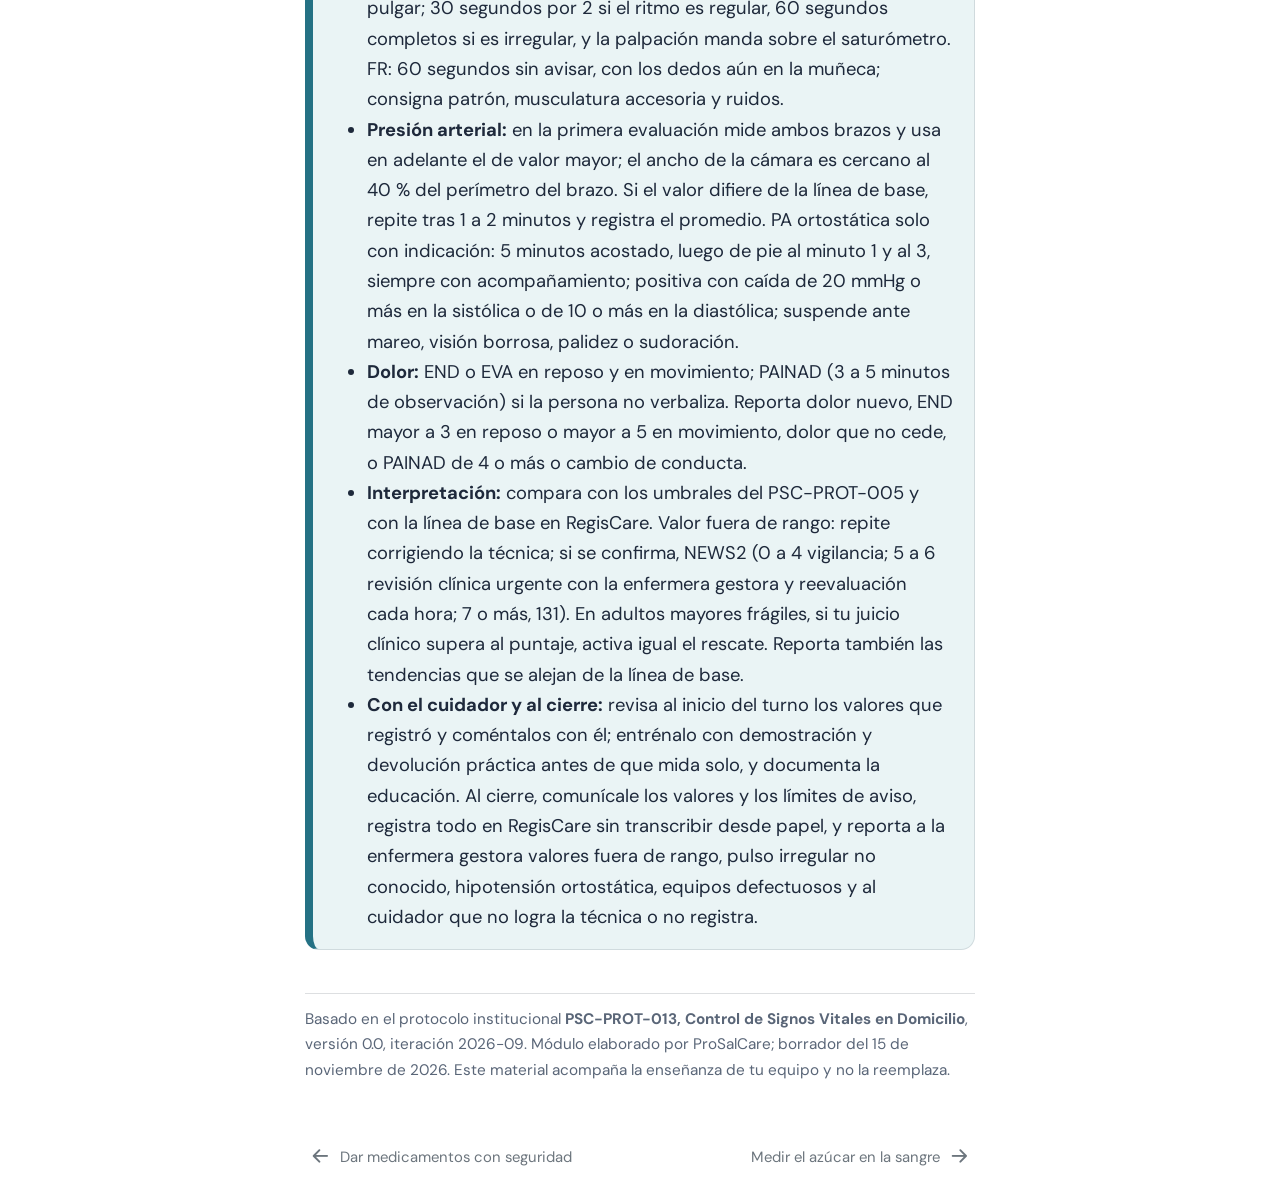
<file: docs/modulos/signos-vitales-1.html>
<!DOCTYPE html>
<html xmlns="http://www.w3.org/1999/xhtml" lang="es" xml:lang="es"><head>

<meta charset="utf-8">
<meta name="generator" content="quarto-1.11.9">

<meta name="viewport" content="width=device-width, initial-scale=1.0, user-scalable=yes">


<title>Medir los signos vitales – Aprende ProSalCare</title>
<style>
/* Default styles provided by pandoc.
** See https://pandoc.org/MANUAL.html#variables-for-html for config info.
*/
span.smallcaps{font-variant: small-caps;}
div.columns{display: flex; gap: 1.5em;}
div.column{flex: auto;}
@media screen {
div.columns{gap: min(4vw, 1.5em);}
div.column{overflow-x: auto;}
}
div.hanging-indent{margin-left: 1.5em; text-indent: -1.5em;}
ul.task-list{list-style: none;}
ul.task-list li input[type="checkbox"] {
  width: 0.8em;
  margin: 0 0.8em 0.2em -1em; /* quarto-specific, see https://github.com/quarto-dev/quarto-cli/issues/4556 */ 
  vertical-align: middle;
}
</style>


<script src="../site_libs/quarto-nav/quarto-nav.js"></script>
<script src="../site_libs/quarto-nav/headroom.min.js"></script>
<script src="../site_libs/clipboard/clipboard.min.js"></script>
<script src="../site_libs/quarto-search/autocomplete.umd.js"></script>
<script src="../site_libs/quarto-search/fuse.min.js"></script>
<script src="../site_libs/quarto-search/quarto-search.js"></script>
<meta name="quarto:offset" content="../">
<link href="../modulos/signos-vitales-2.html" rel="next">
<link href="../modulos/medicamentos.html" rel="prev">
<link href="../assets/logo-icon.png" rel="icon" type="image/png">
<script src="../site_libs/quarto-html/quarto.js" type="module"></script>
<script src="../site_libs/quarto-html/tabsets/tabsets.js" type="module"></script>
<script src="../site_libs/quarto-html/scrollable-regions/scrollable-regions.js" type="module"></script>
<script src="../site_libs/quarto-html/popper.min.js"></script>
<script src="../site_libs/quarto-html/tippy.umd.min.js"></script>
<script src="../site_libs/quarto-html/anchor.min.js"></script>
<link href="../site_libs/quarto-html/tippy.css" rel="stylesheet">
<link href="../site_libs/quarto-html/quarto-syntax-highlighting-63b5708e65d6cd79cd7618c58d0c21e7.css" rel="stylesheet" id="quarto-text-highlighting-styles">
<script src="../site_libs/bootstrap/bootstrap.min.js"></script>
<link href="../site_libs/bootstrap/bootstrap-icons.css" rel="stylesheet">
<link href="../site_libs/bootstrap/bootstrap-01a495efc5497ac6e3f5457e7ed18e65.min.css" rel="stylesheet" append-hash="true" id="quarto-bootstrap" data-mode="light">
<script id="quarto-search-options" type="application/json">{
  "location": "sidebar",
  "copy-button": false,
  "collapse-after": 3,
  "panel-placement": "start",
  "type": "textbox",
  "limit": 50,
  "keyboard-shortcut": [
    "f",
    "/",
    "s"
  ],
  "show-item-context": false,
  "language": {
    "search-no-results-text": "No se han encontrado resultados",
    "search-matching-documents-text": "documentos encontrados",
    "search-copy-link-title": "Copiar el enlace en la búsqueda",
    "search-hide-matches-text": "Ocultar resultados adicionales",
    "search-more-match-text": "resultado adicional en este documento",
    "search-more-matches-text": "resultados adicionales en este documento",
    "search-clear-button-title": "Borrar",
    "search-text-placeholder": "",
    "search-detached-cancel-button-title": "Cancelar",
    "search-submit-button-title": "Enviar",
    "search-label": "Buscar"
  }
}</script>
<meta name="robots" content="noindex, nofollow">
<link rel="preconnect" href="https://fonts.googleapis.com">
<link rel="preconnect" href="https://fonts.gstatic.com" crossorigin="">
<link rel="stylesheet" href="https://fonts.googleapis.com/css2?family=DM+Sans:opsz,wght@9..40,400;9..40,500;9..40,600;9..40,700&amp;family=Playfair+Display:wght@700;800&amp;display=swap">


<link rel="stylesheet" href="../assets/prosalcare.css">
</head>

<body class="nav-sidebar floating quarto-light"><a id="quarto-skip-link" class="visually-hidden-focusable" href="#quarto-document-content">Saltar al contenido principal</a>

<div id="quarto-search-results"></div>
  <header id="quarto-header" class="headroom fixed-top">
  <nav class="quarto-secondary-nav" aria-label="Barra de herramientas">
    <div class="container-fluid d-flex">
      <button type="button" class="quarto-btn-toggle btn" data-bs-toggle="collapse" role="button" data-bs-target=".quarto-sidebar-collapse-item" aria-controls="quarto-sidebar" aria-expanded="false" aria-label="Alternar barra lateral" onclick="if (window.quartoToggleHeadroom) { window.quartoToggleHeadroom(); }">
        <i class="bi bi-layout-text-sidebar-reverse"></i>
      </button>
        <nav class="quarto-page-breadcrumbs" aria-label="Hilo de Ariadna"><ol class="breadcrumb"><li class="breadcrumb-item"><a href="../modulos/higiene-de-manos.html">Módulos</a></li><li class="breadcrumb-item"><a href="../modulos/signos-vitales-1.html"><span class="chapter-title">Medir los signos vitales</span></a></li></ol></nav>
        <a class="flex-grow-1" data-bs-toggle="collapse" data-bs-target=".quarto-sidebar-collapse-item" onclick="if (window.quartoToggleHeadroom) { window.quartoToggleHeadroom(); }">      
        </a>
      <button type="button" class="btn quarto-search-button" aria-label="Buscar" onclick="window.quartoOpenSearch();">
        <i class="bi bi-search"></i>
      </button>
    </div>
  </nav>
  <div id="quarto-announcement" data-announcement-id="cbdb576a64ece2369ca439e6d341a6ba" class="alert alert-primary hidden"><div class="quarto-announcement-content">
<p><strong>Material en revisión.</strong> Versión de prueba basada en protocolos aún no aprobados. No reemplaza la enseñanza de tu equipo de salud. En una urgencia, llama al 131.</p>
</div></div>
</header>
<!-- content -->
<div id="quarto-content" class="quarto-container page-columns page-rows-contents page-layout-article">
<!-- sidebar -->
  <nav id="quarto-sidebar" class="sidebar collapse collapse-horizontal quarto-sidebar-collapse-item sidebar-navigation floating overflow-auto" aria-label="Sitio web">
    <div class="pt-lg-2 mt-2 text-left sidebar-header sidebar-header-stacked">
      <a href="../index.html" class="sidebar-logo-link">
      <img src="../assets/logo-icon.png" alt="" class="sidebar-logo light-content py-0 d-lg-inline d-none">
      <img src="../assets/logo-icon.png" alt="" class="sidebar-logo dark-content py-0 d-lg-inline d-none">
      </a>
    <div class="sidebar-title mb-0 py-0">
      <a href="../">Aprende ProSalCare</a> 
    </div>
      </div>
        <div class="mt-2 flex-shrink-0 align-items-center">
        <div class="sidebar-search">
        <div id="quarto-search" class="" title="Buscar"></div>
        </div>
        </div>
    <div class="sidebar-menu-container"> 
    <ul class="list-unstyled mt-1">
        <li class="sidebar-item">
  <div class="sidebar-item-container"> 
  <a href="../index.html" class="sidebar-item-text sidebar-link"><span class="chapter-title">Bienvenida</span></a>
  </div>
</li>
        <li class="sidebar-item sidebar-item-section">
      <div class="sidebar-item-container"> 
            <button type="button" class="sidebar-item-text sidebar-item-toggle sidebar-link text-start" data-bs-toggle="collapse" data-bs-target="#quarto-sidebar-section-1" aria-controls="quarto-sidebar-section-1" aria-expanded="true">
 <span class="menu-text" id="quarto-sidebar-section-1-label">Módulos</span><i class="bi bi-chevron-right" aria-hidden="true"></i></button>
      </div>
      <ul id="quarto-sidebar-section-1" aria-labelledby="quarto-sidebar-section-1-label" class="collapse list-unstyled sidebar-section depth1 show">  
          <li class="sidebar-item">
  <div class="sidebar-item-container"> 
  <a href="../modulos/higiene-de-manos.html" class="sidebar-item-text sidebar-link"><span class="chapter-title">Lavado de manos</span></a>
  </div>
</li>
          <li class="sidebar-item">
  <div class="sidebar-item-container"> 
  <a href="../modulos/medicamentos.html" class="sidebar-item-text sidebar-link"><span class="chapter-title">Dar medicamentos con seguridad</span></a>
  </div>
</li>
          <li class="sidebar-item">
  <div class="sidebar-item-container"> 
  <a href="../modulos/signos-vitales-1.html" class="sidebar-item-text sidebar-link active"><span class="chapter-title">Medir los signos vitales</span></a>
  </div>
</li>
          <li class="sidebar-item">
  <div class="sidebar-item-container"> 
  <a href="../modulos/signos-vitales-2.html" class="sidebar-item-text sidebar-link"><span class="chapter-title">Medir el azúcar en la sangre</span></a>
  </div>
</li>
          <li class="sidebar-item">
  <div class="sidebar-item-container"> 
  <a href="../modulos/prevencion-de-caidas-1.html" class="sidebar-item-text sidebar-link"><span class="chapter-title">Prevenir caídas en casa</span></a>
  </div>
</li>
          <li class="sidebar-item">
  <div class="sidebar-item-container"> 
  <a href="../modulos/prevencion-de-caidas-2.html" class="sidebar-item-text sidebar-link"><span class="chapter-title">Si la persona se cae</span></a>
  </div>
</li>
          <li class="sidebar-item">
  <div class="sidebar-item-container"> 
  <a href="../modulos/movilizacion-y-transferencia-1.html" class="sidebar-item-text sidebar-link"><span class="chapter-title">Mover a la persona en la cama</span></a>
  </div>
</li>
          <li class="sidebar-item">
  <div class="sidebar-item-container"> 
  <a href="../modulos/movilizacion-y-transferencia-2.html" class="sidebar-item-text sidebar-link"><span class="chapter-title">Pasar de la cama a la silla</span></a>
  </div>
</li>
          <li class="sidebar-item">
  <div class="sidebar-item-container"> 
  <a href="../modulos/cuidado-de-la-piel.html" class="sidebar-item-text sidebar-link"><span class="chapter-title">Cuidar la piel y prevenir lesiones por presión</span></a>
  </div>
</li>
          <li class="sidebar-item">
  <div class="sidebar-item-container"> 
  <a href="../modulos/emergencia-y-rescate-1.html" class="sidebar-item-text sidebar-link"><span class="chapter-title">Emergencias: reconocer y llamar al 131</span></a>
  </div>
</li>
          <li class="sidebar-item">
  <div class="sidebar-item-container"> 
  <a href="../modulos/eventos-adversos.html" class="sidebar-item-text sidebar-link"><span class="chapter-title">Cuando algo sale mal: avisa</span></a>
  </div>
</li>
      </ul>
  </li>
    </ul>
    </div>
</nav>
<div id="quarto-sidebar-glass" class="quarto-sidebar-collapse-item" data-bs-toggle="collapse" data-bs-target=".quarto-sidebar-collapse-item"></div>
<!-- margin-sidebar -->
    <div id="quarto-margin-sidebar" class="sidebar margin-sidebar">
        <nav id="TOC" role="doc-toc" aria-labelledby="toc-title" class="toc-active">
    <h2 id="toc-title">En este módulo</h2>
   
  <ul class="collapse">
  <li><a href="#cuándo-y-qué-mides" id="toc-cuándo-y-qué-mides" class="nav-link active" data-scroll-target="#cuándo-y-qué-mides">Cuándo y qué mides</a></li>
  <li><a href="#antes-de-empezar" id="toc-antes-de-empezar" class="nav-link" data-scroll-target="#antes-de-empezar">Antes de empezar</a></li>
  <li><a href="#presión-arterial" id="toc-presión-arterial" class="nav-link" data-scroll-target="#presión-arterial">Presión arterial</a></li>
  <li><a href="#pulso-y-saturación-de-oxígeno" id="toc-pulso-y-saturación-de-oxígeno" class="nav-link" data-scroll-target="#pulso-y-saturación-de-oxígeno">Pulso y saturación de oxígeno</a></li>
  <li><a href="#temperatura-en-la-axila" id="toc-temperatura-en-la-axila" class="nav-link" data-scroll-target="#temperatura-en-la-axila">Temperatura en la axila</a></li>
  <li><a href="#dolor" id="toc-dolor" class="nav-link" data-scroll-target="#dolor">Dolor</a></li>
  <li><a href="#qué-hacer-si" id="toc-qué-hacer-si" class="nav-link" data-scroll-target="#qué-hacer-si">Qué hacer si…</a></li>
  <li><a href="#errores-frecuentes" id="toc-errores-frecuentes" class="nav-link" data-scroll-target="#errores-frecuentes">Errores frecuentes</a></li>
  <li><a href="#cuándo-avisar-a-tu-equipo-de-prosalcare" id="toc-cuándo-avisar-a-tu-equipo-de-prosalcare" class="nav-link" data-scroll-target="#cuándo-avisar-a-tu-equipo-de-prosalcare">Cuándo avisar a tu equipo de ProSalCare</a></li>
  <li><a href="#comprueba-lo-que-aprendiste" id="toc-comprueba-lo-que-aprendiste" class="nav-link" data-scroll-target="#comprueba-lo-que-aprendiste">Comprueba lo que aprendiste</a></li>
  <li><a href="#si-eres-tens" id="toc-si-eres-tens" class="nav-link" data-scroll-target="#si-eres-tens">Si eres TENS</a></li>
  </ul>
</nav>
    </div>
<!-- main -->
<main class="content" id="quarto-document-content" tabindex="-1">

<header id="title-block-header" class="quarto-title-block default"><nav class="quarto-page-breadcrumbs quarto-title-breadcrumbs d-none d-lg-block" aria-label="Hilo de Ariadna"><ol class="breadcrumb"><li class="breadcrumb-item"><a href="../modulos/higiene-de-manos.html">Módulos</a></li><li class="breadcrumb-item"><a href="../modulos/signos-vitales-1.html"><span class="chapter-title">Medir los signos vitales</span></a></li></ol></nav>
<div class="quarto-title">
<h1 class="title"><span class="chapter-title">Medir los signos vitales</span></h1>
<p class="subtitle lead">Presión, pulso, saturación, temperatura y dolor: cómo medirlos bien entre un turno y otro</p>
</div>



<div class="quarto-title-meta">

    
  
    
  </div>
  


</header>


<div class="box esencial">
<p><span class="etiqueta">Lo esencial</span></p>
<ul>
<li>Mide <strong>solo lo que tu equipo te enseñó a medir</strong>, con los aparatos de la casa. Tu medición <strong>complementa</strong> la de la TENS; no la reemplaza.</li>
<li>Prepara la medición: <strong>5 minutos de reposo</strong>; <strong>sin café, tabaco ni ejercicio en los 30 minutos previos</strong>; <strong>brazalete del tamaño correcto</strong>; <strong>mano tibia y sin esmalte</strong> para la saturación.</li>
<li>El <strong>dolor también se mide</strong>: pregúntalo en cada control.</li>
<li><strong>Anota cada medición en RegisCare</strong>, en tu vista de cuidador. No uses cuadernos ni hojas.</li>
<li>Si un valor sale <strong>fuera de los límites que te enseñaron</strong>, <strong>repite la medición a los 5 minutos</strong>, con la persona en reposo. Si sigue fuera, <strong>avisa a tu equipo</strong>.</li>
<li>Si la persona <strong>no responde, no respira o tiene un dolor de pecho intenso, llama al 131</strong>. ProSalCare no es un servicio de urgencia.</li>
</ul>
</div>
<video class="modulo-vid" controls="" playsinline="" preload="metadata" poster="../assets/media/signos/video-modulo.jpg">
<source src="../assets/media/signos/video-modulo.mp4" type="video/mp4">
<track kind="subtitles" srclang="es" label="Español" src="../assets/media/signos/video-modulo.vtt" default="">
</video>
<p><span class="etiqueta">Video del módulo: 5 minutos, con subtítulos.</span></p>
<section id="cuándo-y-qué-mides" class="level2">
<h2 class="anchored" data-anchor-id="cuándo-y-qué-mides">Cuándo y qué mides</h2>
<p>Tu enfermera o enfermero define en el plan de cuidados <strong>qué signos mides tú y cada cuánto</strong>. Mides entre un turno y otro, y solo después de haber mostrado la técnica frente a tu equipo.</p>
<table class="caption-top table">
<colgroup>
<col style="width: 33%">
<col style="width: 33%">
<col style="width: 33%">
</colgroup>
<thead>
<tr class="header">
<th>Qué se mide</th>
<th>Con qué</th>
<th>Cuándo</th>
</tr>
</thead>
<tbody>
<tr class="odd">
<td><strong>Presión arterial</strong></td>
<td>Tensiómetro automático</td>
<td>Lo que indique el plan de cuidados</td>
</tr>
<tr class="even">
<td><strong>Pulso y saturación de oxígeno</strong></td>
<td>Saturómetro (el aparato que se pone en el dedo)</td>
<td>Lo que indique el plan de cuidados</td>
</tr>
<tr class="odd">
<td><strong>Temperatura</strong></td>
<td>Termómetro digital, en la axila</td>
<td>Lo que indique el plan de cuidados</td>
</tr>
<tr class="even">
<td><strong>Dolor</strong></td>
<td>Preguntándole a la persona</td>
<td>En cada control, cada vez que se queje y cuando la veas adolorida</td>
</tr>
<tr class="odd">
<td><strong>Azúcar en la sangre</strong></td>
<td>Glucómetro</td>
<td>Solo si está indicada: tiene su propio módulo, «Medir el azúcar en la sangre»</td>
</tr>
</tbody>
</table>
</section>
<section id="antes-de-empezar" class="level2">
<h2 class="anchored" data-anchor-id="antes-de-empezar">Antes de empezar</h2>
<ul>
<li><strong>Reposo de al menos 5 minutos.</strong> Sin café, tabaco, comida abundante ni ejercicio en los 30 minutos previos.</li>
<li>Si vas a medir la presión, que la persona <strong>vaya al baño antes</strong>: la vejiga debe estar vacía.</li>
<li>Una habitación <strong>tranquila y templada</strong> (lo ideal es entre 20 y 24 °C: el frío altera la saturación y la presión), con buena luz para leer las pantallas y con privacidad.</li>
<li><strong>Lávate las manos</strong> y revisa los aparatos: que enciendan y tengan batería. El brazalete debe ser del tamaño del brazo de la persona: la parte que se infla tiene que rodear entre el 75 y el 100 % del contorno del brazo.</li>
<li><strong>Cuéntale a la persona lo que vas a hacer</strong> y pídele su acuerdo.</li>
</ul>
</section>
<section id="presión-arterial" class="level2">
<h2 class="anchored" data-anchor-id="presión-arterial">Presión arterial</h2>
<p>Mide siempre <strong>en el mismo brazo y en la misma posición</strong>, para que los valores se puedan comparar.</p>
<ol class="pasos">
<li>
<span class="paso-txt"><strong>Sienta</strong> a la persona con la espalda apoyada, los pies planos en el suelo y las piernas sin cruzar.</span><video class="paso-vid" src="../assets/media/signos/presion-01.mp4" poster="../assets/media/signos/presion-01.jpg" loop="" muted="" playsinline="" preload="none" aria-label="La persona sentada en una silla, con la espalda apoyada, los pies planos en el suelo y las piernas sin cruzar"></video>
</li>
<li>
<span class="paso-txt">Deja el <strong>brazo desnudo</strong>: el brazalete va sobre la piel, nunca sobre la ropa.</span><video class="paso-vid" src="../assets/media/signos/presion-02.mp4" poster="../assets/media/signos/presion-02.jpg" loop="" muted="" playsinline="" preload="none" aria-label="La manga se sube y el brazalete se pone sobre la piel del brazo"></video>
</li>
<li>
<span class="paso-txt"><strong>Apoya el brazo</strong> sobre una superficie (una mesa, el brazo del sillón), de modo que la mitad del brazalete quede <strong>a la altura del corazón</strong>.</span><video class="paso-vid" src="../assets/media/signos/presion-03.mp4" poster="../assets/media/signos/presion-03.jpg" loop="" muted="" playsinline="" preload="none" aria-label="El brazo apoyado en una mesa; una línea une la mitad del brazalete con la altura del corazón"></video>
</li>
<li>
<span class="paso-txt">Pon el brazalete con el <strong>borde de abajo 2 a 3 centímetros sobre el pliegue del codo</strong>.</span><video class="paso-vid" src="../assets/media/signos/presion-04.mp4" poster="../assets/media/signos/presion-04.jpg" loop="" muted="" playsinline="" preload="none" aria-label="El brazalete queda 2 a 3 centímetros sobre el pliegue del codo"></video>
</li>
<li>
<span class="paso-txt">Ajústalo: entre el brazalete y la piel debe <strong>caber un dedo</strong>.</span><video class="paso-vid" src="../assets/media/signos/presion-05.mp4" poster="../assets/media/signos/presion-05.jpg" loop="" muted="" playsinline="" preload="none" aria-label="Un dedo entra justo entre el brazalete y la piel"></video>
</li>
<li>
<span class="paso-txt">Pídele que <strong>no hable</strong>, que no sostenga el brazo en el aire y que no apriete el puño. Tú tampoco hables.</span><video class="paso-vid" src="../assets/media/signos/presion-06.mp4" poster="../assets/media/signos/presion-06.jpg" loop="" muted="" playsinline="" preload="none" aria-label="La persona y quien la cuida en silencio; el brazo descansa sobre la mesa con la mano abierta y relajada"></video>
</li>
<li>
<span class="paso-txt"><strong>Inicia el aparato y espera</strong> sin tocar el brazalete.</span><video class="paso-vid" src="../assets/media/signos/presion-07.mp4" poster="../assets/media/signos/presion-07.jpg" loop="" muted="" playsinline="" preload="none" aria-label="Un dedo presiona el botón de inicio y el brazalete se infla sin que nadie lo toque"></video>
</li>
<li>
<span class="paso-txt"><strong>Anota en RegisCare</strong> los valores, el brazo, la posición y si había dolor, agitación o un medicamento recién tomado.</span><video class="paso-vid" src="../assets/media/signos/presion-08.mp4" poster="../assets/media/signos/presion-08.jpg" loop="" muted="" playsinline="" preload="none" aria-label="Un dedo completa en el teléfono los valores, el brazo, la posición y las observaciones"></video>
</li>
</ol>
</section>
<section id="pulso-y-saturación-de-oxígeno" class="level2">
<h2 class="anchored" data-anchor-id="pulso-y-saturación-de-oxígeno">Pulso y saturación de oxígeno</h2>
<p>El saturómetro muestra dos números: la saturación de oxígeno y el pulso.</p>
<ol class="pasos">
<li>
<span class="paso-txt">Elige un dedo con la <strong>uña corta y limpia, sin esmalte ni uña postiza</strong>.</span><video class="paso-vid" src="../assets/media/signos/satu-01.mp4" poster="../assets/media/signos/satu-01.jpg" loop="" muted="" playsinline="" preload="none" aria-label="Una mano con las uñas cortas, limpias y sin esmalte; se elige un dedo"></video>
</li>
<li>
<span class="paso-txt">La mano debe estar <strong>tibia</strong>. Si está fría, frótala o abrígala unos minutos.</span><video class="paso-vid" src="../assets/media/signos/satu-02.mp4" poster="../assets/media/signos/satu-02.jpg" loop="" muted="" playsinline="" preload="none" aria-label="Dos manos se frotan y luego una manta abriga la mano"></video>
</li>
<li>
<span class="paso-txt">Pon el saturómetro y deja la mano <strong>quieta y apoyada, a la altura del corazón</strong>. Evita que le dé una luz fuerte directa.</span><video class="paso-vid" src="../assets/media/signos/satu-03.mp4" poster="../assets/media/signos/satu-03.jpg" loop="" muted="" playsinline="" preload="none" aria-label="El saturómetro en el dedo, con la mano quieta y apoyada sobre el pecho; la lámpara se aleja"></video>
</li>
<li>
<span class="paso-txt"><strong>Espera 30 a 60 segundos</strong>, hasta que la señal se estabilice. Recién entonces lee.</span><video class="paso-vid" src="../assets/media/signos/satu-04.mp4" poster="../assets/media/signos/satu-04.jpg" loop="" muted="" playsinline="" preload="none" aria-label="Un reloj avanza mientras el indicador de señal del saturómetro se vuelve constante"></video>
</li>
<li>
<span class="paso-txt"><strong>Anota en RegisCare</strong> la saturación y el pulso, y si la persona respira aire ambiente o usa oxígeno (con qué dispositivo y a qué flujo).</span><video class="paso-vid" src="../assets/media/signos/satu-05.mp4" poster="../assets/media/signos/satu-05.jpg" loop="" muted="" playsinline="" preload="none" aria-label="Un dedo completa en el teléfono la saturación, el pulso y si usa oxígeno"></video>
</li>
</ol>
</section>
<section id="temperatura-en-la-axila" class="level2">
<h2 class="anchored" data-anchor-id="temperatura-en-la-axila">Temperatura en la axila</h2>
<ol class="pasos">
<li>
<span class="paso-txt"><strong>Espera 15 a 30 minutos</strong> si la persona acaba de bañarse, de comer o beber algo caliente o frío, o si le pusieron calor o frío en una zona del cuerpo.</span><video class="paso-vid" src="../assets/media/signos/temp-01.mp4" poster="../assets/media/signos/temp-01.jpg" loop="" muted="" playsinline="" preload="none" aria-label="Un reloj avanza junto a una ducha, una taza humeante y un guatero"></video>
</li>
<li>
<span class="paso-txt"><strong>Seca la axila</strong> con una toalla o una gasa.</span><video class="paso-vid" src="../assets/media/signos/temp-02.mp4" poster="../assets/media/signos/temp-02.jpg" loop="" muted="" playsinline="" preload="none" aria-label="Una toalla seca la axila"></video>
</li>
<li>
<span class="paso-txt">Enciende el termómetro y pon la punta <strong>en el centro de la axila</strong>, tocando directamente la piel.</span><video class="paso-vid" src="../assets/media/signos/temp-03.mp4" poster="../assets/media/signos/temp-03.jpg" loop="" muted="" playsinline="" preload="none" aria-label="La punta del termómetro digital entra al centro de la axila, sobre la piel"></video>
</li>
<li>
<span class="paso-txt"><strong>Cruza el brazo de la persona sobre el pecho</strong>, pegado al cuerpo, para cerrar la axila. Mantenlo así hasta que suene.</span><video class="paso-vid" src="../assets/media/signos/temp-04.mp4" poster="../assets/media/signos/temp-04.jpg" loop="" muted="" playsinline="" preload="none" aria-label="El brazo baja y se cruza sobre el pecho para cerrar la axila; el termómetro suena"></video>
</li>
<li>
<span class="paso-txt">Cuando suene, <strong>retíralo y lee</strong>. Anota el valor en RegisCare, indicando que es de axila.</span><video class="paso-vid" src="../assets/media/signos/temp-05.mp4" poster="../assets/media/signos/temp-05.jpg" loop="" muted="" playsinline="" preload="none" aria-label="Se lee el termómetro y en el teléfono se anota el valor y que es de axila"></video>
</li>
<li>
<span class="paso-txt"><strong>Limpia el termómetro con alcohol al 70 %</strong> después de cada uso. Es de uso exclusivo de la persona.</span><video class="paso-vid" src="../assets/media/signos/temp-06.mp4" poster="../assets/media/signos/temp-06.jpg" loop="" muted="" playsinline="" preload="none" aria-label="Un algodón con alcohol limpia el termómetro"></video>
</li>
</ol>
</section>
<section id="dolor" class="level2">
<h2 class="anchored" data-anchor-id="dolor">Dolor</h2>
<p>Pregunta por el dolor en cada control, cada vez que la persona se queje y cuando la veas adolorida aunque no lo diga.</p>
<ol class="pasos">
<li>
<span class="paso-txt">Pídele un <strong>número de 0 a 10</strong>: 0 es «sin dolor» y 10 es «el peor dolor imaginable».</span><video class="paso-vid" src="../assets/media/signos/dolor-01.mp4" poster="../assets/media/signos/dolor-01.jpg" loop="" muted="" playsinline="" preload="none" aria-label="Una regla de 0 a 10, de sin dolor al peor dolor imaginable, con un marcador que se desliza"></video>
</li>
<li>
<span class="paso-txt">Pregúntalo <strong>en reposo y en movimiento</strong>.</span><video class="paso-vid" src="../assets/media/signos/dolor-02.mp4" poster="../assets/media/signos/dolor-02.jpg" loop="" muted="" playsinline="" preload="none" aria-label="Se le pregunta a la persona por el dolor cuando está quieta y cuando se mueve"></video>
</li>
<li>
<span class="paso-txt">Pregunta <strong>dónde</strong> le duele y <strong>cómo</strong> es el dolor: como pinchazo, como presión, como ardor, como retorcijón.</span><video class="paso-vid" src="../assets/media/signos/dolor-03.mp4" poster="../assets/media/signos/dolor-03.jpg" loop="" muted="" playsinline="" preload="none" aria-label="La persona señala dónde le duele; cuatro íconos: pinchazo, presión, ardor y retorcijón"></video>
</li>
<li>
<span class="paso-txt">Pregunta <strong>qué lo cambia</strong>: qué lo alivia y qué lo aumenta.</span><video class="paso-vid" src="../assets/media/signos/dolor-04.mp4" poster="../assets/media/signos/dolor-04.jpg" loop="" muted="" playsinline="" preload="none" aria-label="Junto a la persona, una flecha hacia abajo y otra hacia arriba: qué alivia el dolor y qué lo aumenta"></video>
</li>
<li>
<span class="paso-txt"><strong>Anota en RegisCare</strong> el número, dónde duele y cómo es.</span><video class="paso-vid" src="../assets/media/signos/dolor-05.mp4" poster="../assets/media/signos/dolor-05.jpg" loop="" muted="" playsinline="" preload="none" aria-label="Un dedo completa en el teléfono el número, dónde duele y cómo es el dolor"></video>
</li>
</ol>
<p>De 1 a 3 es un dolor leve; de 4 a 6, moderado; de 7 a 10, severo.</p>
<p>Si la persona no puede decirte cuánto le duele o no entiende la escala, no le pidas un número: tu equipo evalúa su dolor observándola, con otra escala.</p>
</section>
<section id="qué-hacer-si" class="level2">
<h2 class="anchored" data-anchor-id="qué-hacer-si">Qué hacer si…</h2>
<table class="caption-top table">
<colgroup>
<col style="width: 50%">
<col style="width: 50%">
</colgroup>
<thead>
<tr class="header">
<th>Situación</th>
<th>Qué hacer</th>
</tr>
</thead>
<tbody>
<tr class="odd">
<td>Un valor sale <strong>fuera de los límites que te enseñaron</strong></td>
<td>Repite la medición <strong>a los 5 minutos</strong>, con la persona en reposo. Si sigue fuera, <strong>avisa a tu equipo</strong></td>
</tr>
<tr class="even">
<td>La persona <strong>se movió o habló</strong>, la señal no se estabilizó o el valor es muy distinto de lo habitual</td>
<td><strong>Repite</strong> la medición corrigiendo la técnica, antes de anotarla</td>
</tr>
<tr class="odd">
<td>La <strong>saturación sale baja</strong> y no lo esperabas</td>
<td>Cambia de dedo, calienta la mano, acomoda de nuevo el saturómetro y repite antes de darla por válida</td>
</tr>
<tr class="even">
<td>El brazo tiene una <strong>fístula arteriovenosa</strong>, una <strong>hinchazón por linfedema</strong>, una <strong>vía puesta en la vena</strong>, está <strong>paralizado</strong> o es del lado donde le <strong>sacaron los ganglios de la axila</strong></td>
<td><strong>No midas la presión en ese brazo.</strong> Usa el otro y anótalo</td>
</tr>
<tr class="odd">
<td>La persona <strong>no quiere</strong> que la midas ahora</td>
<td>Respétalo y déjalo anotado en RegisCare</td>
</tr>
<tr class="even">
<td>Sospechas una <strong>intoxicación por monóxido de carbono</strong></td>
<td>No te fíes del saturómetro: en ese caso marca más de lo real. <strong>Llama al 131</strong></td>
</tr>
<tr class="odd">
<td>La persona está <strong>muy fría</strong> (hipotermia)</td>
<td>El termómetro de axila pierde precisión: importa más cómo está la persona que el número</td>
</tr>
</tbody>
</table>
</section>
<section id="errores-frecuentes" class="level2">
<h2 class="anchored" data-anchor-id="errores-frecuentes">Errores frecuentes</h2>
<div class="box nunca">
<ul>
<li><strong>Presión:</strong> brazalete pequeño o puesto sobre la ropa, brazo colgando, hablar o moverse, medir sin reposo, piernas cruzadas o vejiga llena. Todo eso hace que marque más de lo real.</li>
<li><strong>Saturación:</strong> esmalte o uña postiza, mano fría, mano en movimiento o leer antes de que la señal se estabilice. Marca menos de lo real.</li>
<li><strong>Temperatura:</strong> axila húmeda, punta del termómetro fuera del centro de la axila o medir justo después del baño o de una comida caliente. El valor sale falsamente bajo o alto.</li>
<li><strong>Dolor:</strong> suponer cuánto le duele por la cara, sin preguntarle; o pedirle un número a quien no entiende la escala. Así queda dolor sin registrar.</li>
<li><strong>Anotar en un cuaderno o en un papel.</strong> Los valores van solo en RegisCare.</li>
<li><strong>Cambiar un tratamiento por un número.</strong> Tú mides, anotas y avisas; los tratamientos los ajusta el médico tratante.</li>
</ul>
</div>
</section>
<section id="cuándo-avisar-a-tu-equipo-de-prosalcare" class="level2">
<h2 class="anchored" data-anchor-id="cuándo-avisar-a-tu-equipo-de-prosalcare">Cuándo avisar a tu equipo de ProSalCare</h2>
<div class="box nunca">
<p><strong>ProSalCare no es un servicio de urgencia.</strong> Si la persona está en riesgo, llama al <strong>131</strong> o llévala a un servicio de urgencia. Si en ese momento no hay una TENS de ProSalCare de turno en tu casa, la primera respuesta depende de ti y de los servicios de urgencia. Avisar a tu equipo sirve para que tu enfermera o enfermero lo sepa y lo considere en el plan de cuidados; no reemplaza la atención de urgencia.</p>
</div>
<div class="box avisar">
<p><strong>Llama al 131 directamente</strong> si la persona:</p>
<ul>
<li>No responde.</li>
<li>No respira.</li>
<li>Tiene un dolor de pecho intenso.</li>
</ul>
<p>Después, avisa a tu equipo.</p>
</div>
<div class="box avisar">
<p><strong>Avisa a tu equipo</strong> (a la TENS o a tu enfermera o enfermero) cuando:</p>
<ul>
<li>Un valor <strong>sigue fuera de los límites</strong> que te enseñaron después de repetir la medición a los 5 minutos.</li>
<li><strong>No logras una medición confiable</strong> varias veces: la señal no se estabiliza, el pulso es muy irregular o el aparato da lecturas que no calzan entre sí.</li>
<li>La persona tiene un <strong>dolor nuevo</strong> o un dolor que <strong>va en aumento</strong>.</li>
<li>Los valores <strong>se van alejando de lo habitual</strong> medición tras medición, aunque ninguno esté fuera de los límites.</li>
<li>El brazalete le deja <strong>moretones o dolor</strong> en el brazo.</li>
<li>Un aparato <strong>falla</strong>.</li>
</ul>
</div>
<p>Ante una duda siempre puedes llamar a tu equipo. Para orientación que no es urgente, también está <strong>Salud Responde: 600 360 7777</strong>.</p>
<!-- Interactivo propio del módulo signos-vitales-1: «¿131, repetir o avisar?». Todas las situaciones y respuestas salen del texto del módulo.
     Sin red ni almacenamiento. Clases e identificadores con prefijo sv1-. -->
<style>
.sv1-caja { background: #fff; border: 1px solid rgba(30,41,59,.12); border-radius: 14px; padding: 1.1rem 1.1rem 1.2rem; margin: 1.6rem 0; }
.sv1-caja h3 { font: 800 1.35rem/1.2 "Playfair Display", Georgia, serif; color: #000080; margin: .1rem 0 .3rem; border: 0; }
.sv1-intro { margin: 0 0 .9rem; color: #5A6678; font-size: .98rem; }
.sv1-avance { display: flex; align-items: center; gap: .7rem; font: 600 .82rem/1 "DM Sans", Arial, sans-serif; letter-spacing: .08em; text-transform: uppercase; color: #1F6475; margin-bottom: .7rem; }
.sv1-barra { flex: 1; height: 8px; border-radius: 8px; background: #EAF4F5; overflow: hidden; }
.sv1-barra i { display: block; height: 100%; width: 0; background: linear-gradient(90deg, #247184, #5BB9C2); }
.sv1-sit { font: 800 1.3rem/1.3 "Playfair Display", Georgia, serif; color: #000080; min-height: 3.4em; margin: 0 0 .9rem; }
.sv1-ops { display: grid; gap: .6rem; }
.sv1-ops[hidden], .sv1-sig[hidden] { display: none; }
.sv1-ops button, .sv1-sig { font: 600 1.05rem/1.25 "DM Sans", Arial, sans-serif; min-height: 3.2rem; padding: .7rem 1rem; border-radius: 12px; cursor: pointer; text-align: left; width: 100%; }
.sv1-ops button { background: #F3F4FA; color: #000080; border: 2px solid #000080; }
.sv1-ops button:disabled { cursor: default; opacity: .55; }
.sv1-ops button.sv1-era { opacity: 1; background: #EAF4F5; border-color: #247184; color: #1F6475; }
.sv1-ops button.sv1-era::after { content: "  ✓"; }
.sv1-ops button.sv1-elegida:not(.sv1-era) { opacity: 1; background: #FFF1E2; border-color: #F68B1F; color: #1E293B; }
.sv1-ops button:focus-visible, .sv1-sig:focus-visible { outline: 3px solid #F68B1F; outline-offset: 2px; }
.sv1-resp { margin-top: .8rem; padding: .7rem .9rem; border-radius: 10px; font-size: 1rem; }
.sv1-resp.sv1-ok { background: #EAF4F5; border-left: 6px solid #247184; }
.sv1-resp.sv1-no { background: #FFF1E2; border-left: 6px solid #F68B1F; }
.sv1-sig { margin-top: .8rem; background: #000080; color: #fff; border: 0; text-align: center; }
.sv1-fin { font: 800 1.4rem/1.3 "Playfair Display", Georgia, serif; color: #000080; margin: .4rem 0 .5rem; }
.sv1-nota { margin: .9rem 0 0; font-size: .9rem; color: #5A6678; }
@media (min-width: 700px) { .sv1-ops { grid-template-columns: repeat(3, 1fr); } .sv1-ops button { text-align: center; } }
@media print { .sv1-caja { display: none; } }
</style>
<div class="sv1-caja" id="sv1-juego">
<h3 class="anchored">Practica: ¿131, repetir o avisar?</h3>
<p class="sv1-intro">Lee cada situación y elige qué haces primero. Son las mismas situaciones de este módulo.</p>
<div class="sv1-avance"><span id="sv1-num">Situación 1 de 10</span><span class="sv1-barra"><i id="sv1-prog"></i></span></div>
<p class="sv1-sit" id="sv1-sit" aria-live="polite"></p>
<div class="sv1-ops" id="sv1-ops">
<button type="button" data-sv1="131">Llamo al 131</button>
<button type="button" data-sv1="rep">Repito la medición</button>
<button type="button" data-sv1="eq">Aviso a mi equipo</button>
</div>
<div id="sv1-resp" role="status"></div>
<button type="button" class="sv1-sig" id="sv1-sig" hidden="">Siguiente</button>
<p class="sv1-nota">ProSalCare no es un servicio de urgencia: si la persona está en riesgo, primero el 131 o un servicio de urgencia; después avisas a tu equipo.</p>
<noscript><p>Esta práctica necesita JavaScript. Las respuestas están en las secciones «Qué hacer si…» y «Cuándo avisar a tu equipo de ProSalCare».</p></noscript>
</div>
<script>
(function () {
  var NOM = { "131": "Llamo al 131", rep: "Repito la medición", eq: "Aviso a mi equipo" };
  var SIT = [
    ["La persona no responde.", "131", "Llama al 131 directamente. Después, avisa a tu equipo."],
    ["Un valor sale fuera de los límites que te enseñaron. La persona está despierta y conversa contigo.", "rep", "Primero repite la medición, con la persona en reposo, después de la espera que indica la tabla «Qué hacer si…». Si sigue fuera, avisa a tu equipo."],
    ["Repetiste la medición y el valor sigue fuera de los límites que te enseñaron.", "eq", "Si sigue fuera después de repetir, avisa a tu equipo."],
    ["La persona habló y movió el brazo mientras el aparato medía.", "rep", "Repite la medición corrigiendo la técnica, antes de anotarla."],
    ["La persona tiene un dolor de pecho intenso.", "131", "Llama al 131 directamente. Después, avisa a tu equipo."],
    ["La saturación sale baja y no lo esperabas.", "rep", "Cambia de dedo, calienta la mano, acomoda de nuevo el saturómetro y repite antes de darla por válida."],
    ["La persona tiene un dolor nuevo, o un dolor que va en aumento.", "eq", "Un dolor nuevo o que va en aumento se avisa al equipo."],
    ["Sospechas una intoxicación por monóxido de carbono.", "131", "No te fíes del saturómetro: en ese caso marca más de lo real. Llama al 131."],
    ["El brazalete le deja moretones o dolor en el brazo.", "eq", "Avisa a tu equipo."],
    ["La persona no respira.", "131", "Llama al 131 directamente. Después, avisa a tu equipo."]
  ];
  var caja = document.getElementById("sv1-juego"); if (!caja) return;
  var $ = function (id) { return document.getElementById(id); };
  var ops = $("sv1-ops"), bts = ops.querySelectorAll("button"), sig = $("sv1-sig"), i = 0, bien = 0;
  function muestra() {
    $("sv1-num").textContent = "Situación " + (i + 1) + " de " + SIT.length;
    $("sv1-prog").style.width = (100 * i / SIT.length) + "%";
    $("sv1-sit").textContent = SIT[i][0];
    $("sv1-resp").className = ""; $("sv1-resp").textContent = "";
    for (var k = 0; k < bts.length; k++) { bts[k].disabled = false; bts[k].className = ""; }
    ops.hidden = false; sig.hidden = true;
  }
  function elige(ev) {
    var b = ev.currentTarget, ok = b.getAttribute("data-sv1") === SIT[i][1];
    if (ok) bien++;
    for (var k = 0; k < bts.length; k++) { bts[k].disabled = true; if (bts[k].getAttribute("data-sv1") === SIT[i][1]) bts[k].className = "sv1-era"; }
    b.className += " sv1-elegida";
    var r = $("sv1-resp"); r.className = "sv1-resp " + (ok ? "sv1-ok" : "sv1-no");
    r.textContent = (ok ? "Correcto. " : "La respuesta es «" + NOM[SIT[i][1]] + "». ") + SIT[i][2];
    sig.textContent = i + 1 < SIT.length ? "Siguiente" : "Ver resultado"; sig.hidden = false; sig.focus();
  }
  function sigue() {
    if (i === -1) { i = 0; bien = 0; muestra(); return; }
    i++;
    if (i < SIT.length) { muestra(); return; }
    $("sv1-num").textContent = "Resultado"; $("sv1-prog").style.width = "100%";
    $("sv1-sit").textContent = "Acertaste " + bien + " de " + SIT.length + ".";
    var r = $("sv1-resp"); r.className = "sv1-resp sv1-ok";
    r.textContent = bien === SIT.length ? "Tienes claro qué hacer primero en cada caso." : "Repasa «Qué hacer si…» y «Cuándo avisar a tu equipo de ProSalCare», y vuelve a intentarlo.";
    ops.hidden = true; sig.textContent = "Empezar de nuevo"; i = -1;
  }
  for (var k = 0; k < bts.length; k++) bts[k].addEventListener("click", elige);
  sig.addEventListener("click", sigue);
  muestra();
})();
</script>
</section>
<section id="comprueba-lo-que-aprendiste" class="level2">
<h2 class="anchored" data-anchor-id="comprueba-lo-que-aprendiste">Comprueba lo que aprendiste</h2>
<div class="quiz">
<fieldset data-ok="1" data-por="Se repite a los 5 minutos con la persona en reposo. Si el valor sigue fuera de los límites, se avisa al equipo.">
<legend>La presión salió fuera de los límites que te enseñaron. La persona está despierta y conversa contigo. ¿Qué haces primero?</legend> <label><input type="radio"> Le doy una dosis extra de su medicamento</label> <label><input type="radio"> Repito la medición a los 5 minutos, con la persona en reposo</label> <label><input type="radio"> La anoto y espero al próximo turno</label>
</fieldset>
<fieldset data-ok="2" data-por="Se necesitan al menos 5 minutos de reposo, y nada de café, tabaco ni ejercicio en los 30 minutos previos.">
<legend>La persona acaba de volver de caminar y de tomarse un café. ¿Cuándo le mides la presión?</legend> <label><input type="radio"> De inmediato, para aprovechar</label> <label><input type="radio"> Después de 5 minutos sentada</label> <label><input type="radio"> Cuando hayan pasado 30 minutos y lleve al menos 5 en reposo</label>
</fieldset>
<fieldset data-ok="0" data-por="El esmalte, la uña postiza y la mano fría hacen que el saturómetro marque menos de lo real. Se lee recién tras 30 a 60 segundos de señal estable.">
<legend>Vas a medir la saturación. ¿Qué dedo eliges?</legend> <label><input type="radio"> Uno con la uña limpia y sin esmalte, con la mano tibia</label> <label><input type="radio"> Cualquiera, el esmalte no influye</label> <label><input type="radio"> El que esté más frío</label>
</fieldset>
<fieldset data-ok="1" data-por="El dolor se pregunta en cada control: un número de 0 a 10, en reposo y en movimiento, dónde duele y cómo es. No se supone por la cara.">
<legend>La persona tiene cara de molestia mientras la mides. ¿Cómo registras el dolor?</legend> <label><input type="radio"> Anoto lo que me parece por su cara</label> <label><input type="radio"> Le pregunto: un número de 0 a 10, dónde y cómo le duele</label> <label><input type="radio"> No lo anoto si no se queja</label>
</fieldset>
<fieldset data-ok="2" data-por="Cada medición se anota en tu vista de cuidador de RegisCare. No se usan cuadernos ni hojas.">
<legend>¿Dónde anotas los valores que mides?</legend> <label><input type="radio"> En un cuaderno, y se lo muestro a la TENS</label> <label><input type="radio"> En un papel junto a la cama</label> <label><input type="radio"> En RegisCare, en mi vista de cuidador</label>
</fieldset>
</div>
</section>
<section id="si-eres-tens" class="level2">
<h2 class="anchored" data-anchor-id="si-eres-tens">Si eres TENS</h2>
<div class="box tens">
<p><span class="etiqueta">Además de lo anterior</span></p>
<ul>
<li><strong>Set completo</strong> (PA, FC, FR, SpO₂, temperatura axilar y dolor) al inicio y al término de cada turno, y tras procedimientos que puedan alterarlos. Orden: FR sin avisar, FC, SpO₂, PA, temperatura, dolor y, al final, glicemia capilar si está indicada. Misma posición y mismo brazo que las mediciones previas. Higiene de manos (EPP-0). Equipos desinfectados según fabricante y con calibración verificada al menos una vez al año.</li>
<li><strong>Técnica que haces tú:</strong> pulso radial con índice y medio, nunca el pulgar; 30 segundos por 2 si el ritmo es regular, 60 segundos completos si es irregular, y la palpación manda sobre el saturómetro. FR: 60 segundos sin avisar, con los dedos aún en la muñeca; consigna patrón, musculatura accesoria y ruidos.</li>
<li><strong>Presión arterial:</strong> en la primera evaluación mide ambos brazos y usa en adelante el de valor mayor; el ancho de la cámara es cercano al 40 % del perímetro del brazo. Si el valor difiere de la línea de base, repite tras 1 a 2 minutos y registra el promedio. PA ortostática solo con indicación: 5 minutos acostado, luego de pie al minuto 1 y al 3, siempre con acompañamiento; positiva con caída de 20 mmHg o más en la sistólica o de 10 o más en la diastólica; suspende ante mareo, visión borrosa, palidez o sudoración.</li>
<li><strong>Dolor:</strong> END o EVA en reposo y en movimiento; PAINAD (3 a 5 minutos de observación) si la persona no verbaliza. Reporta dolor nuevo, END mayor a 3 en reposo o mayor a 5 en movimiento, dolor que no cede, o PAINAD de 4 o más o cambio de conducta.</li>
<li><strong>Interpretación:</strong> compara con los umbrales del PSC-PROT-005 y con la línea de base en RegisCare. Valor fuera de rango: repite corrigiendo la técnica; si se confirma, NEWS2 (0 a 4 vigilancia; 5 a 6 revisión clínica urgente con la enfermera gestora y reevaluación cada hora; 7 o más, 131). En adultos mayores frágiles, si tu juicio clínico supera al puntaje, activa igual el rescate. Reporta también las tendencias que se alejan de la línea de base.</li>
<li><strong>Con el cuidador y al cierre:</strong> revisa al inicio del turno los valores que registró y coméntalos con él; entrénalo con demostración y devolución práctica antes de que mida solo, y documenta la educación. Al cierre, comunícale los valores y los límites de aviso, registra todo en RegisCare sin transcribir desde papel, y reporta a la enfermera gestora valores fuera de rango, pulso irregular no conocido, hipotensión ortostática, equipos defectuosos y al cuidador que no logra la técnica o no registra.</li>
</ul>
</div>
<div class="origen">
<p>Basado en el protocolo institucional <strong>PSC-PROT-013, Control de Signos Vitales en Domicilio</strong>, versión 0.0, iteración 2026-09. Módulo elaborado por ProSalCare; borrador del 15 de noviembre de 2026. Este material acompaña la enseñanza de tu equipo y no la reemplaza.</p>
</div>


</section>

</main> <!-- /main -->
<script id="quarto-html-after-body" type="application/javascript">
  window.document.addEventListener("DOMContentLoaded", function (event) {
    const icon = "";
    const anchorJS = new window.AnchorJS();
    anchorJS.options = {
      placement: 'right',
      icon: icon
    };
    anchorJS.add('.anchored');
    const isCodeAnnotation = (el) => {
      for (const clz of el.classList) {
        if (clz.startsWith('code-annotation-')) {                     
          return true;
        }
      }
      return false;
    }
    const onCopySuccess = function(e) {
      // button target
      const button = e.trigger;
      // don't keep focus
      button.blur();
      // flash "checked"
      button.classList.add('code-copy-button-checked');
      var currentTitle = button.getAttribute("title");
      button.setAttribute("title", "Copiado");
      let tooltip;
      if (window.bootstrap) {
        button.setAttribute("data-bs-toggle", "tooltip");
        button.setAttribute("data-bs-placement", "left");
        button.setAttribute("data-bs-title", "Copiado");
        tooltip = new bootstrap.Tooltip(button, 
          { trigger: "manual", 
            customClass: "code-copy-button-tooltip",
            offset: [0, -8]});
        tooltip.show();    
      }
      setTimeout(function() {
        if (tooltip) {
          tooltip.hide();
          button.removeAttribute("data-bs-title");
          button.removeAttribute("data-bs-toggle");
          button.removeAttribute("data-bs-placement");
        }
        button.setAttribute("title", currentTitle);
        button.classList.remove('code-copy-button-checked');
      }, 1000);
      // clear code selection
      e.clearSelection();
    }
    const getTextToCopy = function(trigger) {
      const outerScaffold = trigger.parentElement.cloneNode(true);
      const codeEl = outerScaffold.querySelector('code');
      for (const childEl of codeEl.children) {
        if (isCodeAnnotation(childEl)) {
          childEl.remove();
        }
      }
      return codeEl.innerText;
    }
    const clipboard = new window.ClipboardJS('.code-copy-button:not([data-in-quarto-modal])', {
      text: getTextToCopy
    });
    clipboard.on('success', onCopySuccess);
    if (window.document.getElementById('quarto-embedded-source-code-modal')) {
      const clipboardModal = new window.ClipboardJS('.code-copy-button[data-in-quarto-modal]', {
        text: getTextToCopy,
        container: window.document.getElementById('quarto-embedded-source-code-modal')
      });
      clipboardModal.on('success', onCopySuccess);
    }
      var localhostRegex = new RegExp(/^(?:http|https):\/\/localhost\:?[0-9]*\//);
      var mailtoRegex = new RegExp(/^mailto:/);
        var filterRegex = new RegExp('/' + window.location.host + '/');
      const newWindowLabel = "(opens in a new tab)";
      const newWindowNoteId = "quarto-ext-newwindow-label";
      // Links reference one hidden label through aria-describedby, so the
      // announcement never changes their accessible name.
      var describeNewWindow = (link) => {
        if (!window.document.getElementById(newWindowNoteId)) {
          var newWindowNote = window.document.createElement("span");
          newWindowNote.id = newWindowNoteId;
          newWindowNote.hidden = true;
          newWindowNote.textContent = newWindowLabel;
          window.document.body.appendChild(newWindowNote);
        }
        var describedBy = (link.getAttribute("aria-describedby") || "").split(/\s+/).filter(Boolean);
        if (!describedBy.includes(newWindowNoteId)) {
          describedBy.push(newWindowNoteId);
          link.setAttribute("aria-describedby", describedBy.join(" "));
        }
      }
      var isInternal = (href) => {
          return filterRegex.test(href) || localhostRegex.test(href) || mailtoRegex.test(href);
      }
      // Inspect non-navigation links and adorn them if external
      window.quartoDecorateExternalLinks = function (root) {
     var links = (root || window.document).querySelectorAll('a[href]:not(.nav-link):not(.navbar-brand):not(.toc-action):not(.sidebar-link):not(.sidebar-item-toggle):not(.pagination-link):not(.no-external):not([aria-hidden]):not(.dropdown-item):not(.quarto-navigation-tool):not(.about-link)');
      for (var i=0; i<links.length; i++) {
        const link = links[i];
        if (!isInternal(link.href)) {
          // undo the damage that might have been done by quarto-nav.js in the case of
          // links that we want to consider external
          if (link.dataset.originalHref !== undefined) {
            link.href = link.dataset.originalHref;
          }
            // target, if specified
            link.setAttribute("target", "_blank");
            if (link.getAttribute("rel") === null) {
              link.setAttribute("rel", "noopener");
            }
            describeNewWindow(link);
          if (!link.classList.contains('no-external-icon')) {
          }
        }
      }
      };
      window.quartoDecorateExternalLinks(window.document);
    // Esc closes the popup (WCAG 1.4.13) and focus leaving both trigger and
    // popup closes it (WCAG 2.4.11); tippy handles neither for interactive popups.
    const hideOnEscAndFocusOut = {
      name: 'hideOnEscAndFocusOut',
      defaultValue: true,
      fn(instance) {
        const dismiss = () => {
          // A show scheduled by the trigger delay would otherwise reopen it
          instance.clearDelayTimeouts();
          instance.hide();
        };
        const onKeyDown = (event) => {
          if (event.key !== 'Escape') {
            return;
          }
          // Keep Esc from also reaching page handlers (e.g. reveal.js overview),
          // except an open reveal.js slide menu, which Esc should close too.
          // The menu handles keys only when its keyboard option is on.
          const menuHandlesEsc = window.Reveal?.getPlugin?.('menu')?.isOpen() &&
            window.Reveal.getConfig().menu?.keyboard !== false;
          if (!menuHandlesEsc) {
            event.stopPropagation();
          }
          if (instance.popper.contains(window.document.activeElement)) {
            // Disabled while refocusing so the focus trigger does not reopen it
            instance.disable();
            instance.reference.focus();
            instance.enable();
          }
          dismiss();
        };
        const onFocusOut = (event) => {
          const target = event.relatedTarget;
          if (target && !instance.reference.contains(target) &&
              !instance.popper.contains(target)) {
            dismiss();
          }
        };
        // On the trigger too: a click trigger (code-annotations: select) has no
        // blur handling. Attached for the instance's lifetime so leaving the
        // trigger also cancels a show still pending on the trigger delay.
        instance.reference.addEventListener('focusout', onFocusOut);
        return {
          onShow() {
            window.document.addEventListener('keydown', onKeyDown, true);
            instance.popper.addEventListener('focusout', onFocusOut);
          },
          onHide() {
            window.document.removeEventListener('keydown', onKeyDown, true);
            instance.popper.removeEventListener('focusout', onFocusOut);
          },
          onDestroy() {
            instance.reference.removeEventListener('focusout', onFocusOut);
          },
        };
      },
    };
    function tippyHover(el, contentFn, onTriggerFn, onUntriggerFn) {
      const config = {
        allowHTML: true,
        maxWidth: 500,
        delay: 100,
        arrow: false,
        appendTo: function(el) {
            return el.parentElement;
        },
        interactive: true,
        interactiveBorder: 10,
        theme: 'quarto',
        placement: 'bottom-start',
        plugins: [hideOnEscAndFocusOut],
      };
      if (contentFn) {
        config.content = contentFn;
      }
      if (onTriggerFn) {
        config.onTrigger = onTriggerFn;
      }
      if (onUntriggerFn) {
        config.onUntrigger = onUntriggerFn;
      }
      window.tippy(el, config); 
    }
    const noterefs = window.document.querySelectorAll('a[role="doc-noteref"]');
    for (var i=0; i<noterefs.length; i++) {
      const ref = noterefs[i];
      tippyHover(ref, function() {
        // use id or data attribute instead here
        let href = ref.getAttribute('data-footnote-href') || ref.getAttribute('href');
        try { href = new URL(href).hash; } catch {}
        const id = href.replace(/^#\/?/, "");
        const note = window.document.getElementById(id);
        if (note) {
          return note.innerHTML;
        } else {
          return "";
        }
      });
    }
    const xrefs = window.document.querySelectorAll('a.quarto-xref');
    const processXRef = (id, note) => {
      // Strip column container classes
      const stripColumnClz = (el) => {
        el.classList.remove("page-full", "page-columns");
        if (el.children) {
          for (const child of el.children) {
            stripColumnClz(child);
          }
        }
      }
      stripColumnClz(note)
      if (id === null || id.startsWith('sec-')) {
        // Special case sections, only their first couple elements
        const container = document.createElement("div");
        if (note.children && note.children.length > 2) {
          container.appendChild(note.children[0].cloneNode(true));
          for (let i = 1; i < note.children.length; i++) {
            const child = note.children[i];
            if (child.tagName === "P" && child.innerText === "") {
              continue;
            } else {
              container.appendChild(child.cloneNode(true));
              break;
            }
          }
          if (window.Quarto?.typesetMath) {
            window.Quarto.typesetMath(container);
          }
          return container.innerHTML
        } else {
          if (window.Quarto?.typesetMath) {
            window.Quarto.typesetMath(note);
          }
          return note.innerHTML;
        }
      } else {
        // Remove any anchor links if they are present
        const anchorLink = note.querySelector('a.anchorjs-link');
        if (anchorLink) {
          anchorLink.remove();
        }
        if (window.Quarto?.typesetMath) {
          window.Quarto.typesetMath(note);
        }
        if (note.classList.contains("callout")) {
          return note.outerHTML;
        } else {
          return note.innerHTML;
        }
      }
    }
    for (var i=0; i<xrefs.length; i++) {
      const xref = xrefs[i];
      tippyHover(xref, undefined, function(instance) {
        instance.disable();
        let url = xref.getAttribute('href');
        let hash = undefined; 
        if (url.startsWith('#')) {
          hash = url;
        } else {
          try { hash = new URL(url).hash; } catch {}
        }
        if (hash) {
          const id = hash.replace(/^#\/?/, "");
          const note = window.document.getElementById(id);
          if (note !== null) {
            try {
              const html = processXRef(id, note.cloneNode(true));
              instance.setContent(html);
            } finally {
              instance.enable();
              instance.show();
            }
          } else {
            // See if we can fetch this
            fetch(url.split('#')[0])
            .then(res => res.text())
            .then(html => {
              const parser = new DOMParser();
              const htmlDoc = parser.parseFromString(html, "text/html");
              const note = htmlDoc.getElementById(id);
              if (note !== null) {
                const html = processXRef(id, note);
                instance.setContent(html);
              } 
            }).finally(() => {
              instance.enable();
              instance.show();
            });
          }
        } else {
          // See if we can fetch a full url (with no hash to target)
          // This is a special case and we should probably do some content thinning / targeting
          fetch(url)
          .then(res => res.text())
          .then(html => {
            const parser = new DOMParser();
            const htmlDoc = parser.parseFromString(html, "text/html");
            const note = htmlDoc.querySelector('main.content');
            if (note !== null) {
              // This should only happen for chapter cross references
              // (since there is no id in the URL)
              // remove the first header
              if (note.children.length > 0 && note.children[0].tagName === "HEADER") {
                note.children[0].remove();
              }
              const html = processXRef(null, note);
              instance.setContent(html);
            } 
          }).finally(() => {
            instance.enable();
            instance.show();
          });
        }
      }, function(instance) {
      });
    }
        let selectedAnnoteEl;
        const selectorForAnnotation = ( cell, annotation) => {
          let cellAttr = 'data-code-cell="' + cell + '"';
          let lineAttr = 'data-code-annotation="' +  annotation + '"';
          const selector = 'span[' + cellAttr + '][' + lineAttr + ']';
          return selector;
        }
        const selectCodeLines = (annoteEl) => {
          const doc = window.document;
          const targetCell = annoteEl.getAttribute("data-target-cell");
          const targetAnnotation = annoteEl.getAttribute("data-target-annotation");
          const annoteSpan = window.document.querySelector(selectorForAnnotation(targetCell, targetAnnotation));
          const lines = annoteSpan.getAttribute("data-code-lines").split(",");
          const lineIds = lines.map((line) => {
            return targetCell + "-" + line;
          })
          // Each band is positioned against its own containing block, which is
          // not the offsetParent of the lines, so place it from client rects.
          const placeBand = (band, firstEl, lastEl, codeBlock) => {
            const container = band.offsetParent;
            if (container === null) {
              return;
            }
            const containerRect = container.getBoundingClientRect();
            // Reveal.js scales slides with a transform, so convert client
            // pixels back to the CSS pixels of the container.
            const scale = containerRect.height / container.offsetHeight || 1;
            const firstRect = firstEl.getBoundingClientRect();
            const lastRect = lastEl.getBoundingClientRect();
            const top = (firstRect.top - containerRect.top) / scale - container.clientTop + container.scrollTop;
            const height = (lastRect.bottom - firstRect.top) / scale;
            band.style.top = top - 2 + "px";
            band.style.height = height + 4 + "px";
            if (codeBlock) {
              // Without the copy button wrapper, the containing block is wider
              // than the code block, so span the code block explicitly.
              const blockRect = codeBlock.getBoundingClientRect();
              band.style.left = (blockRect.left - containerRect.left) / scale - container.clientLeft + container.scrollLeft + "px";
              band.style.width = blockRect.width / scale + "px";
            }
          };
          if (lineIds.length > 0) {
            const el = window.document.getElementById(lineIds[0]);
            const lastEl = window.document.getElementById(lineIds[lineIds.length - 1]);
            const parent = el.parentElement.parentElement;
            // cook up a div (if necessary) and position it
            let div = window.document.getElementById("code-annotation-line-highlight");
            if (div === null) {
              div = window.document.createElement("div");
              div.setAttribute("id", "code-annotation-line-highlight");
              div.style.position = 'absolute';
              parent.appendChild(div);
            }
            placeBand(div, el, lastEl, parent.closest("div.sourceCode") || parent);
            let gutterDiv = window.document.getElementById("code-annotation-line-highlight-gutter");
            if (gutterDiv === null) {
              gutterDiv = window.document.createElement("div");
              gutterDiv.setAttribute("id", "code-annotation-line-highlight-gutter");
              gutterDiv.style.position = 'absolute';
              const codeCell = window.document.getElementById(targetCell);
              const gutter = codeCell.querySelector('.code-annotation-gutter');
              gutter.appendChild(gutterDiv);
            }
            placeBand(gutterDiv, el, lastEl);
            selectedAnnoteEl = annoteEl;
          }
        };
        const unselectCodeLines = () => {
          const elementsIds = ["code-annotation-line-highlight", "code-annotation-line-highlight-gutter"];
          elementsIds.forEach((elId) => {
            const div = window.document.getElementById(elId);
            if (div) {
              div.remove();
            }
          });
          selectedAnnoteEl = undefined;
        };
          // Handle positioning of the toggle
      window.addEventListener(
        "resize",
        throttle(() => {
          elRect = undefined;
          if (selectedAnnoteEl) {
            selectCodeLines(selectedAnnoteEl);
          }
        }, 10)
      );
      function throttle(fn, ms) {
      let throttle = false;
      let timer;
        return (...args) => {
          if(!throttle) { // first call gets through
              fn.apply(this, args);
              throttle = true;
          } else { // all the others get throttled
              if(timer) clearTimeout(timer); // cancel #2
              timer = setTimeout(() => {
                fn.apply(this, args);
                timer = throttle = false;
              }, ms);
          }
        };
      }
        // Attach click handler to the DT
        const annoteDls = window.document.querySelectorAll('dt[data-target-cell]');
        for (const annoteDlNode of annoteDls) {
          annoteDlNode.addEventListener('click', (event) => {
            const clickedEl = event.target;
            if (clickedEl !== selectedAnnoteEl) {
              unselectCodeLines();
              const activeEl = window.document.querySelector('dt[data-target-cell].code-annotation-active');
              if (activeEl) {
                activeEl.classList.remove('code-annotation-active');
              }
              selectCodeLines(clickedEl);
              clickedEl.classList.add('code-annotation-active');
            } else {
              // Unselect the line
              unselectCodeLines();
              clickedEl.classList.remove('code-annotation-active');
            }
          });
        }
    const findCites = (el) => {
      const parentEl = el.parentElement;
      if (parentEl) {
        const cites = parentEl.dataset.cites;
        if (cites) {
          return {
            el,
            cites: cites.split(' ')
          };
        } else {
          return findCites(el.parentElement)
        }
      } else {
        return undefined;
      }
    };
    var bibliorefs = window.document.querySelectorAll('a[role="doc-biblioref"]');
    for (var i=0; i<bibliorefs.length; i++) {
      const ref = bibliorefs[i];
      const citeInfo = findCites(ref);
      if (citeInfo) {
        tippyHover(citeInfo.el, function() {
          var popup = window.document.createElement('div');
          citeInfo.cites.forEach(function(cite) {
            var citeDiv = window.document.createElement('div');
            citeDiv.classList.add('hanging-indent');
            citeDiv.classList.add('csl-entry');
            var biblioDiv = window.document.getElementById('ref-' + cite);
            if (biblioDiv) {
              citeDiv.innerHTML = biblioDiv.innerHTML;
            }
            popup.appendChild(citeDiv);
          });
          return popup.innerHTML;
        });
      }
    }
  });
  </script>
  <script type="application/javascript">
  window.quartoScrollableRegionsLabels = {"code":"Código desplazable","output":"Salida desplazable"};
  </script>
<nav class="page-navigation" aria-label="Página">
  <div class="nav-page nav-page-previous">
      <a href="../modulos/medicamentos.html" class="pagination-link" aria-label="Dar medicamentos con seguridad">
        <i class="bi bi-arrow-left-short"></i> <span class="nav-page-text"><span class="chapter-title">Dar medicamentos con seguridad</span></span>
      </a>          
  </div>
  <div class="nav-page nav-page-next">
      <a href="../modulos/signos-vitales-2.html" class="pagination-link" aria-label="Medir el azúcar en la sangre">
        <span class="nav-page-text"><span class="chapter-title">Medir el azúcar en la sangre</span></span> <i class="bi bi-arrow-right-short"></i>
      </a>
  </div>
</nav>
</div> <!-- /content -->
<script>
/* Interactivos de los módulos: cronómetro de práctica y autoevaluación. Sin dependencias ni datos enviados a ningún servidor. */
(function () {
  // Animaciones de los pasos: se reproducen solo mientras están a la vista
  var vids = document.querySelectorAll("video.paso-vid");
  if ("IntersectionObserver" in window && !(window.matchMedia && matchMedia("(prefers-reduced-motion: reduce)").matches)) {
    var io = new IntersectionObserver(function (es) { es.forEach(function (e) { if (e.isIntersecting) { var pr = e.target.play(); if (pr && pr.catch) pr.catch(function () {}); } else e.target.pause(); }); }, { threshold: 0.4 });
    vids.forEach(function (v) { io.observe(v); });
  } else vids.forEach(function (v) { v.controls = true; });
  // Cronómetro: <div class="practica" data-pasos='[["Texto del paso", segundos], ...]'>
  document.querySelectorAll(".practica").forEach(function (box) {
    var pasos = JSON.parse(box.getAttribute("data-pasos") || "[]");
    var total = pasos.reduce(function (a, p) { return a + p[1]; }, 0);
    box.innerHTML = '<div class="ahora" aria-live="polite">Practica con el cronómetro: te guía paso a paso.</div>' +
      '<div class="barra" aria-hidden="true"><i></i></div><div class="seg">0 de ' + total + ' segundos</div>' +
      '<button type="button">Comenzar</button>';
    var ahora = box.querySelector(".ahora"), barra = box.querySelector(".barra i"), seg = box.querySelector(".seg"), btn = box.querySelector("button");
    var timer = null, t0 = 0;
    function parar(msg) { clearInterval(timer); timer = null; btn.textContent = "Repetir"; if (msg) ahora.textContent = msg; }
    function tick() {
      var t = (Date.now() - t0) / 1000, acc = 0, i;
      if (t >= total) { barra.style.width = "100%"; seg.textContent = total + " de " + total + " segundos"; parar("Listo. Así de largo es un buen lavado."); return; }
      for (i = 0; i < pasos.length; i++) { if (t < acc + pasos[i][1]) break; acc += pasos[i][1]; }
      ahora.textContent = (i + 1) + ". " + pasos[i][0];
      barra.style.width = (100 * t / total) + "%"; seg.textContent = Math.floor(t) + " de " + total + " segundos";
    }
    btn.addEventListener("click", function () {
      if (timer) { parar("Pausado. Puedes repetir cuando quieras."); return; }
      t0 = Date.now(); btn.textContent = "Detener"; tick(); timer = setInterval(tick, 200);
    });
  });
  // Autoevaluación: <div class="quiz"> con <fieldset data-ok="índice" data-por="explicación">
  document.querySelectorAll(".quiz fieldset").forEach(function (fs, n) {
    var ok = parseInt(fs.getAttribute("data-ok"), 10), por = fs.getAttribute("data-por") || "";
    var out = document.createElement("div"); out.className = "resp"; out.hidden = true; out.setAttribute("aria-live", "polite"); fs.appendChild(out);
    fs.querySelectorAll("input").forEach(function (inp, i) {
      inp.name = "q" + n; inp.id = "q" + n + "-" + i;
      inp.addEventListener("change", function () {
        out.hidden = false; out.className = "resp " + (i === ok ? "ok" : "no");
        out.textContent = (i === ok ? "Correcto. " : "Todavía no. ") + por;
      });
    });
  });
})();
</script>




</body></html>
</file>
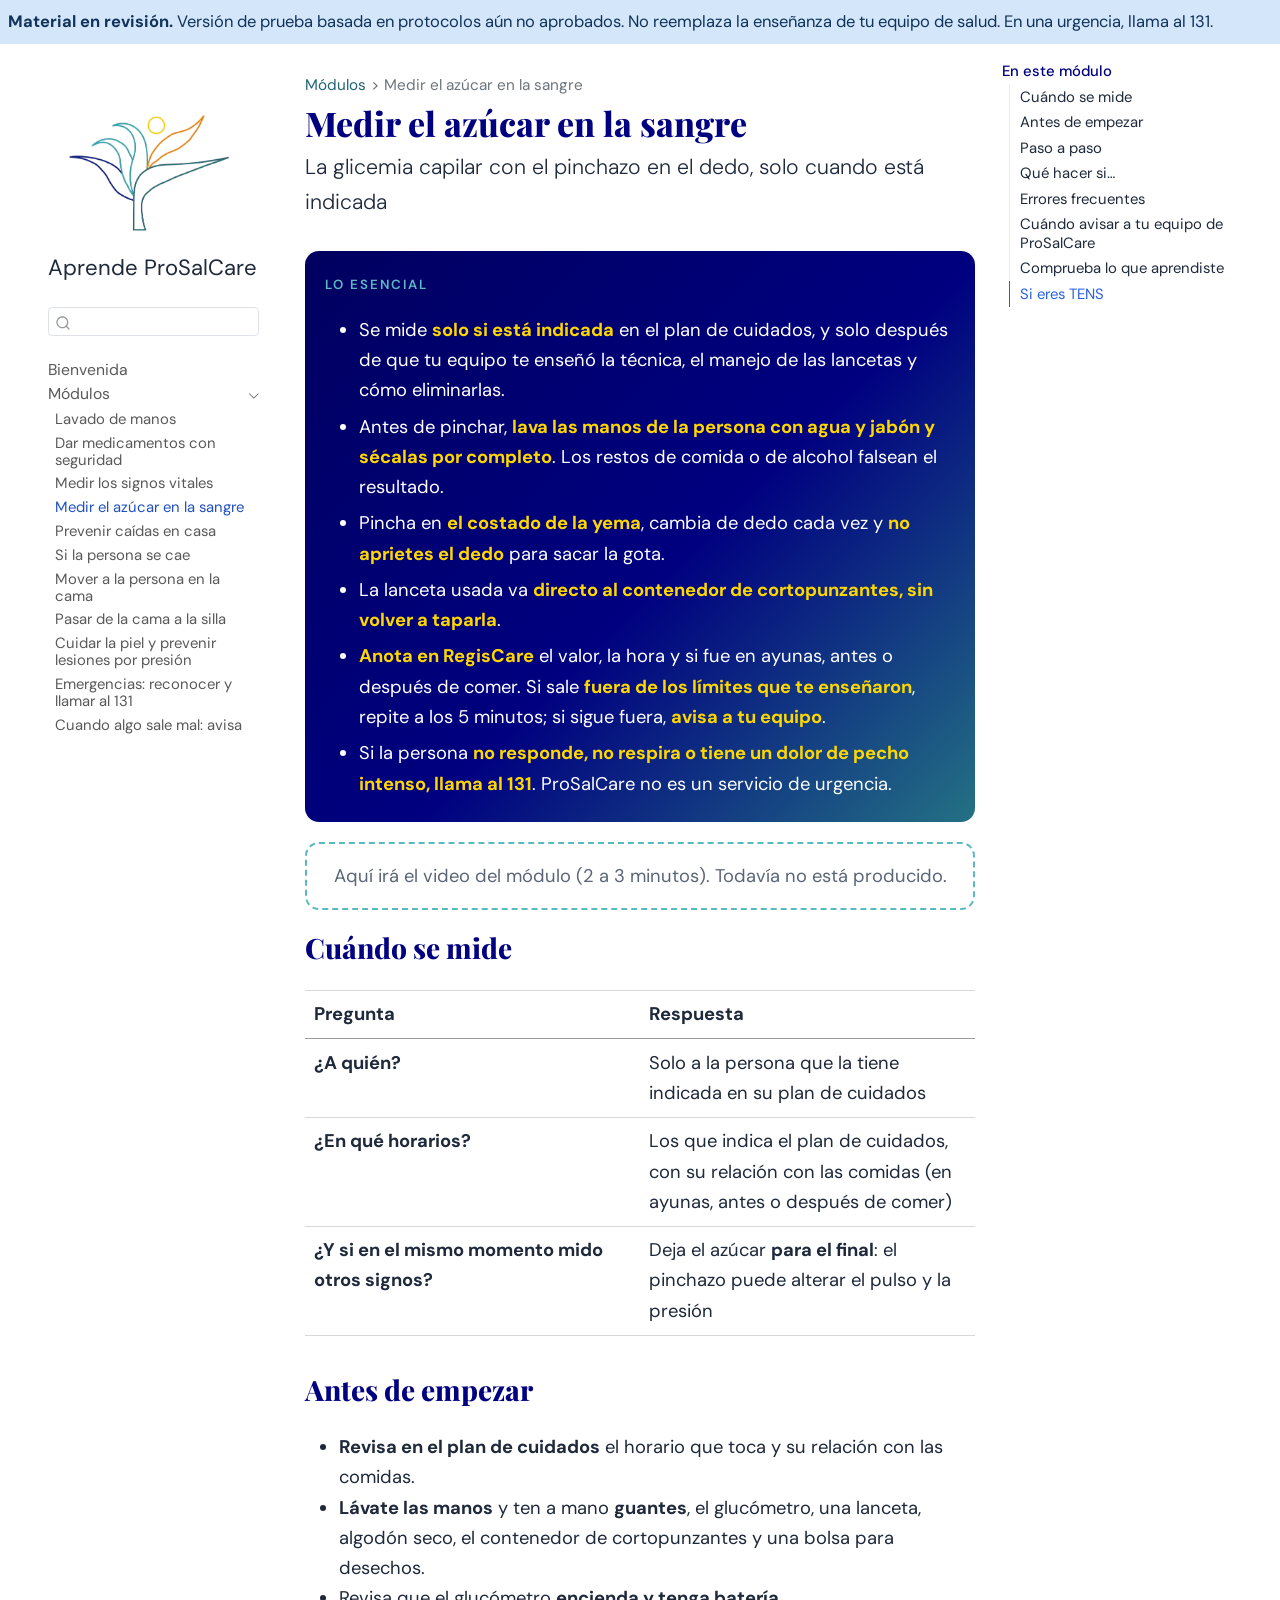
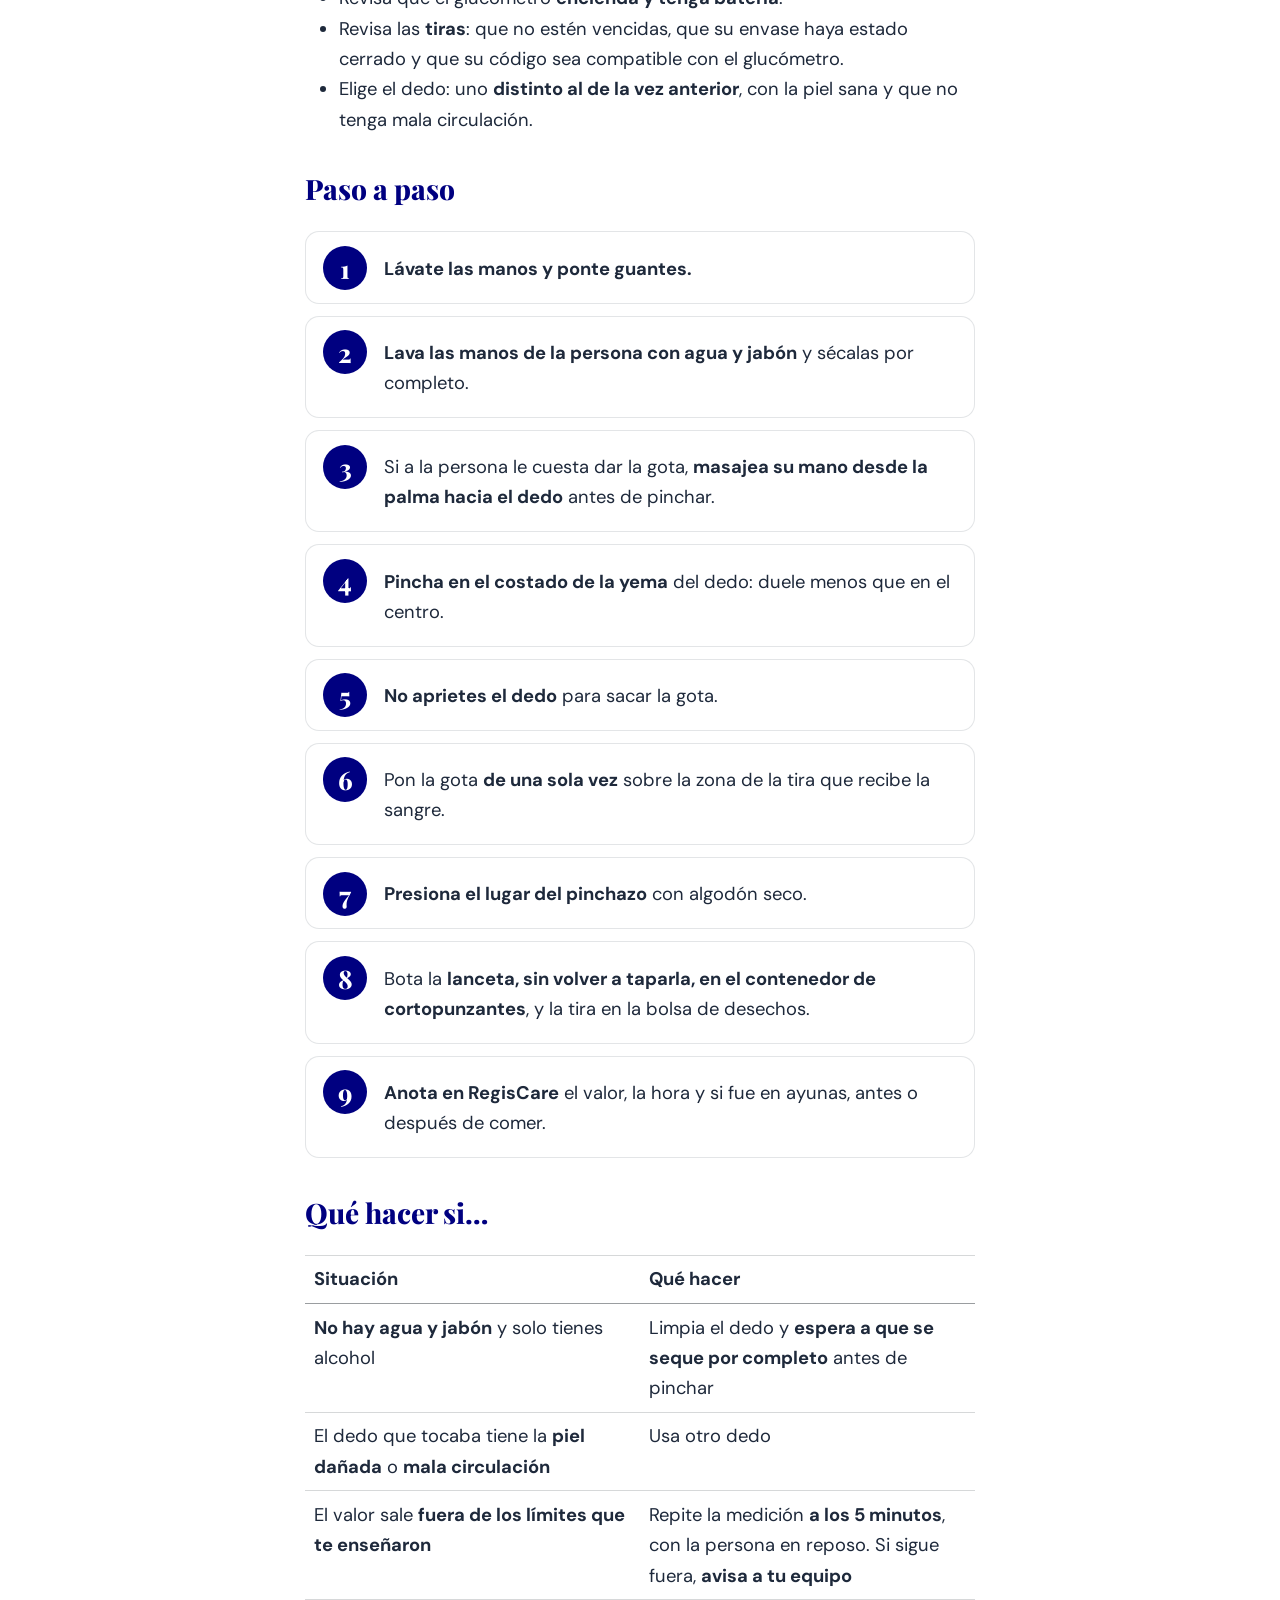
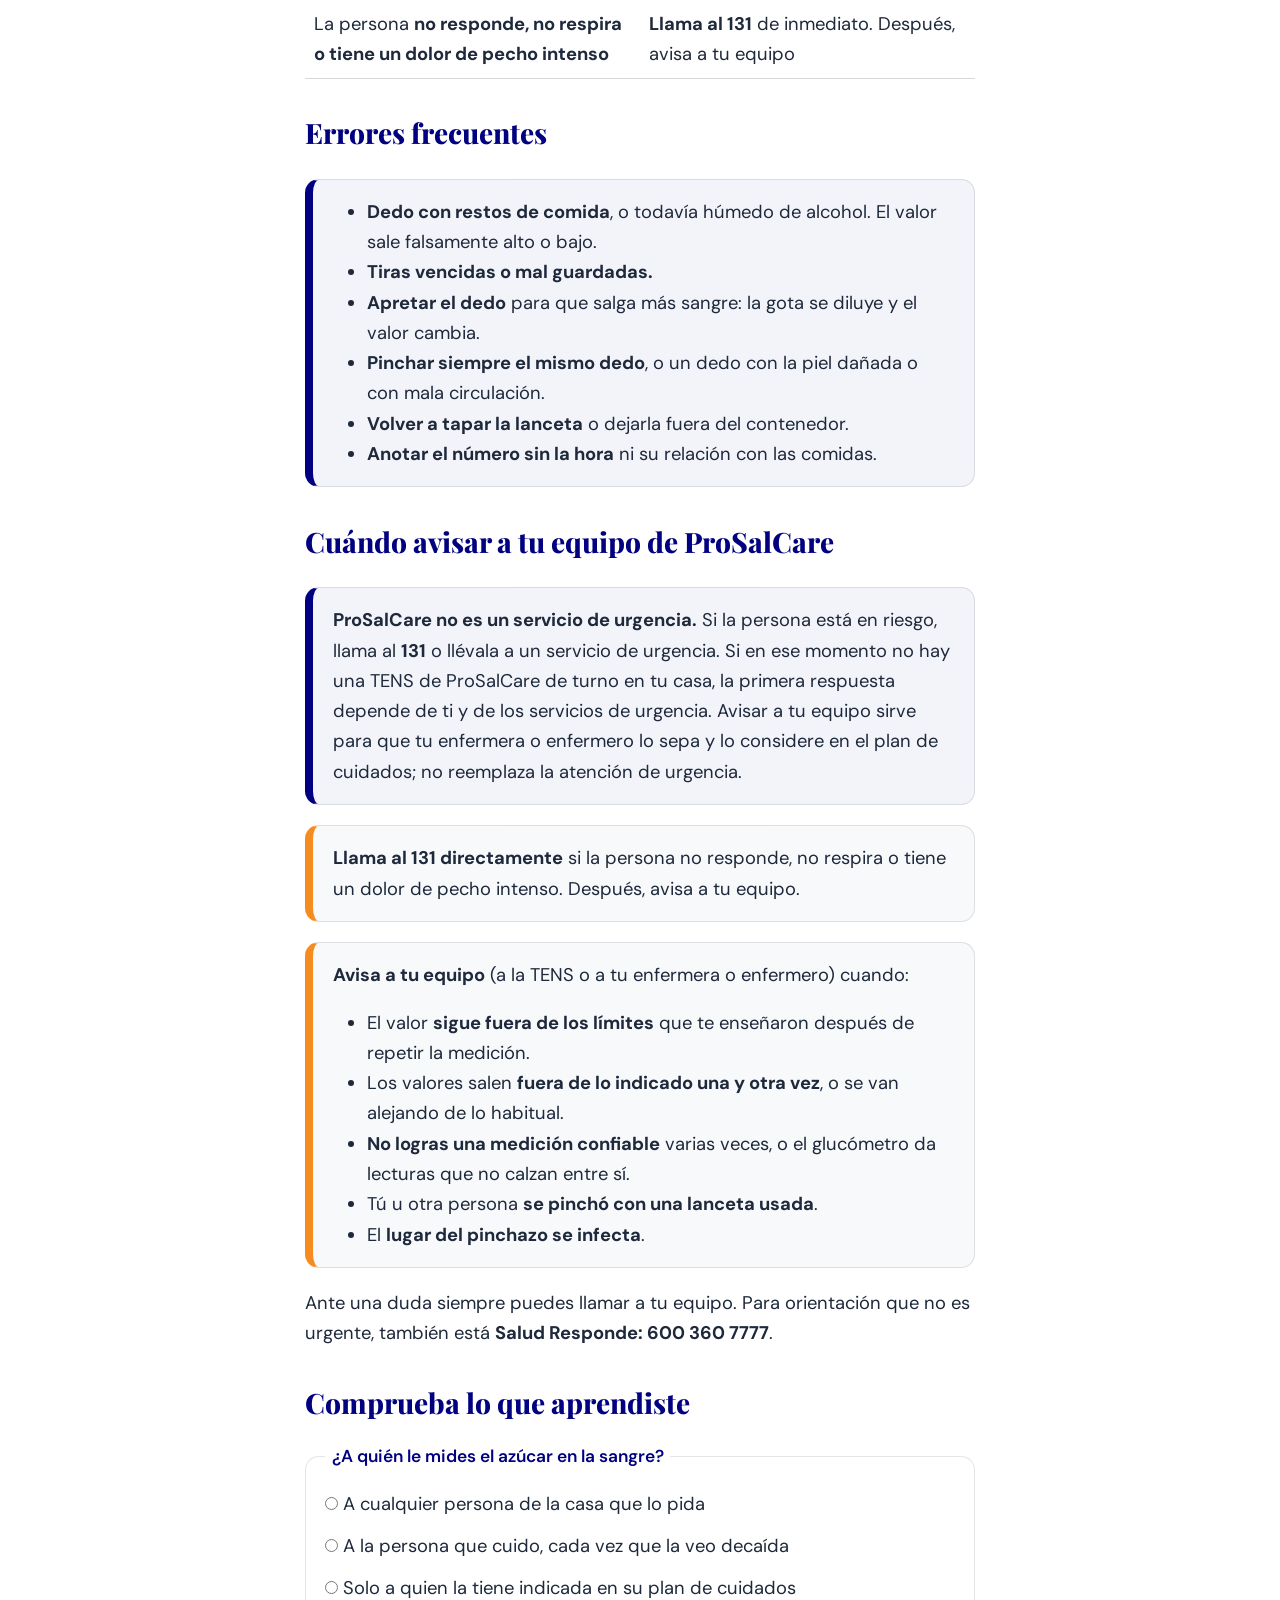
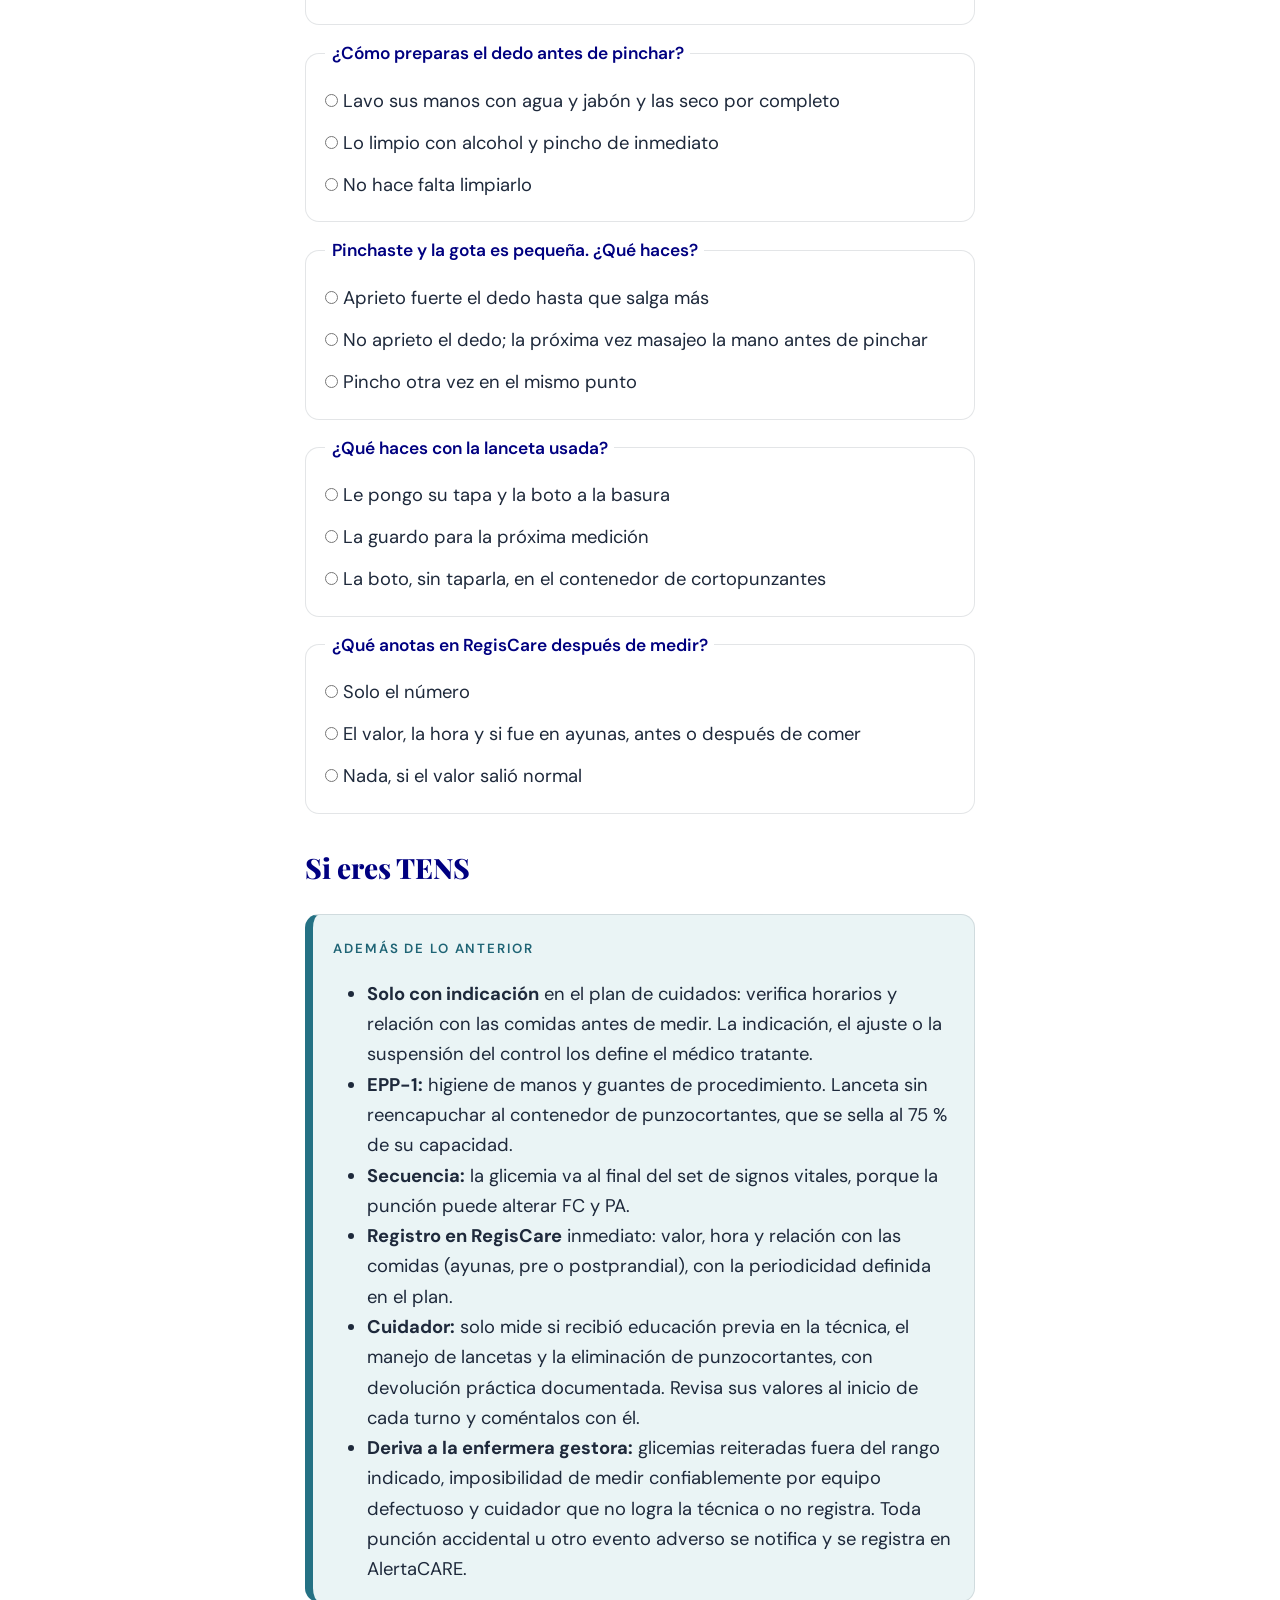
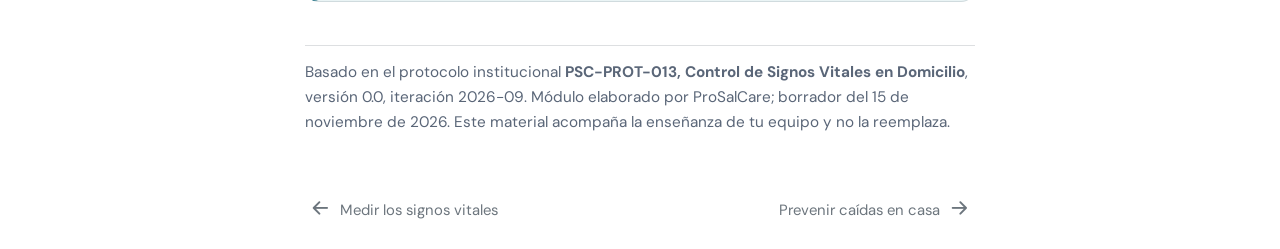
<file: docs/modulos/signos-vitales-2.html>
<!DOCTYPE html>
<html xmlns="http://www.w3.org/1999/xhtml" lang="es" xml:lang="es"><head>

<meta charset="utf-8">
<meta name="generator" content="quarto-1.11.9">

<meta name="viewport" content="width=device-width, initial-scale=1.0, user-scalable=yes">


<title>Medir el azúcar en la sangre – Aprende ProSalCare</title>
<style>
/* Default styles provided by pandoc.
** See https://pandoc.org/MANUAL.html#variables-for-html for config info.
*/
span.smallcaps{font-variant: small-caps;}
div.columns{display: flex; gap: 1.5em;}
div.column{flex: auto;}
@media screen {
div.columns{gap: min(4vw, 1.5em);}
div.column{overflow-x: auto;}
}
div.hanging-indent{margin-left: 1.5em; text-indent: -1.5em;}
ul.task-list{list-style: none;}
ul.task-list li input[type="checkbox"] {
  width: 0.8em;
  margin: 0 0.8em 0.2em -1em; /* quarto-specific, see https://github.com/quarto-dev/quarto-cli/issues/4556 */ 
  vertical-align: middle;
}
</style>


<script src="../site_libs/quarto-nav/quarto-nav.js"></script>
<script src="../site_libs/quarto-nav/headroom.min.js"></script>
<script src="../site_libs/clipboard/clipboard.min.js"></script>
<script src="../site_libs/quarto-search/autocomplete.umd.js"></script>
<script src="../site_libs/quarto-search/fuse.min.js"></script>
<script src="../site_libs/quarto-search/quarto-search.js"></script>
<meta name="quarto:offset" content="../">
<link href="../modulos/prevencion-de-caidas-1.html" rel="next">
<link href="../modulos/signos-vitales-1.html" rel="prev">
<link href="../assets/logo-icon.png" rel="icon" type="image/png">
<script src="../site_libs/quarto-html/quarto.js" type="module"></script>
<script src="../site_libs/quarto-html/tabsets/tabsets.js" type="module"></script>
<script src="../site_libs/quarto-html/scrollable-regions/scrollable-regions.js" type="module"></script>
<script src="../site_libs/quarto-html/popper.min.js"></script>
<script src="../site_libs/quarto-html/tippy.umd.min.js"></script>
<script src="../site_libs/quarto-html/anchor.min.js"></script>
<link href="../site_libs/quarto-html/tippy.css" rel="stylesheet">
<link href="../site_libs/quarto-html/quarto-syntax-highlighting-63b5708e65d6cd79cd7618c58d0c21e7.css" rel="stylesheet" id="quarto-text-highlighting-styles">
<script src="../site_libs/bootstrap/bootstrap.min.js"></script>
<link href="../site_libs/bootstrap/bootstrap-icons.css" rel="stylesheet">
<link href="../site_libs/bootstrap/bootstrap-01a495efc5497ac6e3f5457e7ed18e65.min.css" rel="stylesheet" append-hash="true" id="quarto-bootstrap" data-mode="light">
<script id="quarto-search-options" type="application/json">{
  "location": "sidebar",
  "copy-button": false,
  "collapse-after": 3,
  "panel-placement": "start",
  "type": "textbox",
  "limit": 50,
  "keyboard-shortcut": [
    "f",
    "/",
    "s"
  ],
  "show-item-context": false,
  "language": {
    "search-no-results-text": "No se han encontrado resultados",
    "search-matching-documents-text": "documentos encontrados",
    "search-copy-link-title": "Copiar el enlace en la búsqueda",
    "search-hide-matches-text": "Ocultar resultados adicionales",
    "search-more-match-text": "resultado adicional en este documento",
    "search-more-matches-text": "resultados adicionales en este documento",
    "search-clear-button-title": "Borrar",
    "search-text-placeholder": "",
    "search-detached-cancel-button-title": "Cancelar",
    "search-submit-button-title": "Enviar",
    "search-label": "Buscar"
  }
}</script>
<meta name="robots" content="noindex, nofollow">
<link rel="preconnect" href="https://fonts.googleapis.com">
<link rel="preconnect" href="https://fonts.gstatic.com" crossorigin="">
<link rel="stylesheet" href="https://fonts.googleapis.com/css2?family=DM+Sans:opsz,wght@9..40,400;9..40,500;9..40,600;9..40,700&amp;family=Playfair+Display:wght@700;800&amp;display=swap">


<link rel="stylesheet" href="../assets/prosalcare.css">
</head>

<body class="nav-sidebar floating quarto-light"><a id="quarto-skip-link" class="visually-hidden-focusable" href="#quarto-document-content">Saltar al contenido principal</a>

<div id="quarto-search-results"></div>
  <header id="quarto-header" class="headroom fixed-top">
  <nav class="quarto-secondary-nav" aria-label="Barra de herramientas">
    <div class="container-fluid d-flex">
      <button type="button" class="quarto-btn-toggle btn" data-bs-toggle="collapse" role="button" data-bs-target=".quarto-sidebar-collapse-item" aria-controls="quarto-sidebar" aria-expanded="false" aria-label="Alternar barra lateral" onclick="if (window.quartoToggleHeadroom) { window.quartoToggleHeadroom(); }">
        <i class="bi bi-layout-text-sidebar-reverse"></i>
      </button>
        <nav class="quarto-page-breadcrumbs" aria-label="Hilo de Ariadna"><ol class="breadcrumb"><li class="breadcrumb-item"><a href="../modulos/higiene-de-manos.html">Módulos</a></li><li class="breadcrumb-item"><a href="../modulos/signos-vitales-2.html"><span class="chapter-title">Medir el azúcar en la sangre</span></a></li></ol></nav>
        <a class="flex-grow-1" data-bs-toggle="collapse" data-bs-target=".quarto-sidebar-collapse-item" onclick="if (window.quartoToggleHeadroom) { window.quartoToggleHeadroom(); }">      
        </a>
      <button type="button" class="btn quarto-search-button" aria-label="Buscar" onclick="window.quartoOpenSearch();">
        <i class="bi bi-search"></i>
      </button>
    </div>
  </nav>
  <div id="quarto-announcement" data-announcement-id="cbdb576a64ece2369ca439e6d341a6ba" class="alert alert-primary hidden"><div class="quarto-announcement-content">
<p><strong>Material en revisión.</strong> Versión de prueba basada en protocolos aún no aprobados. No reemplaza la enseñanza de tu equipo de salud. En una urgencia, llama al 131.</p>
</div></div>
</header>
<!-- content -->
<div id="quarto-content" class="quarto-container page-columns page-rows-contents page-layout-article">
<!-- sidebar -->
  <nav id="quarto-sidebar" class="sidebar collapse collapse-horizontal quarto-sidebar-collapse-item sidebar-navigation floating overflow-auto" aria-label="Sitio web">
    <div class="pt-lg-2 mt-2 text-left sidebar-header sidebar-header-stacked">
      <a href="../index.html" class="sidebar-logo-link">
      <img src="../assets/logo-icon.png" alt="" class="sidebar-logo light-content py-0 d-lg-inline d-none">
      <img src="../assets/logo-icon.png" alt="" class="sidebar-logo dark-content py-0 d-lg-inline d-none">
      </a>
    <div class="sidebar-title mb-0 py-0">
      <a href="../">Aprende ProSalCare</a> 
    </div>
      </div>
        <div class="mt-2 flex-shrink-0 align-items-center">
        <div class="sidebar-search">
        <div id="quarto-search" class="" title="Buscar"></div>
        </div>
        </div>
    <div class="sidebar-menu-container"> 
    <ul class="list-unstyled mt-1">
        <li class="sidebar-item">
  <div class="sidebar-item-container"> 
  <a href="../index.html" class="sidebar-item-text sidebar-link"><span class="chapter-title">Bienvenida</span></a>
  </div>
</li>
        <li class="sidebar-item sidebar-item-section">
      <div class="sidebar-item-container"> 
            <button type="button" class="sidebar-item-text sidebar-item-toggle sidebar-link text-start" data-bs-toggle="collapse" data-bs-target="#quarto-sidebar-section-1" aria-controls="quarto-sidebar-section-1" aria-expanded="true">
 <span class="menu-text" id="quarto-sidebar-section-1-label">Módulos</span><i class="bi bi-chevron-right" aria-hidden="true"></i></button>
      </div>
      <ul id="quarto-sidebar-section-1" aria-labelledby="quarto-sidebar-section-1-label" class="collapse list-unstyled sidebar-section depth1 show">  
          <li class="sidebar-item">
  <div class="sidebar-item-container"> 
  <a href="../modulos/higiene-de-manos.html" class="sidebar-item-text sidebar-link"><span class="chapter-title">Lavado de manos</span></a>
  </div>
</li>
          <li class="sidebar-item">
  <div class="sidebar-item-container"> 
  <a href="../modulos/medicamentos.html" class="sidebar-item-text sidebar-link"><span class="chapter-title">Dar medicamentos con seguridad</span></a>
  </div>
</li>
          <li class="sidebar-item">
  <div class="sidebar-item-container"> 
  <a href="../modulos/signos-vitales-1.html" class="sidebar-item-text sidebar-link"><span class="chapter-title">Medir los signos vitales</span></a>
  </div>
</li>
          <li class="sidebar-item">
  <div class="sidebar-item-container"> 
  <a href="../modulos/signos-vitales-2.html" class="sidebar-item-text sidebar-link active"><span class="chapter-title">Medir el azúcar en la sangre</span></a>
  </div>
</li>
          <li class="sidebar-item">
  <div class="sidebar-item-container"> 
  <a href="../modulos/prevencion-de-caidas-1.html" class="sidebar-item-text sidebar-link"><span class="chapter-title">Prevenir caídas en casa</span></a>
  </div>
</li>
          <li class="sidebar-item">
  <div class="sidebar-item-container"> 
  <a href="../modulos/prevencion-de-caidas-2.html" class="sidebar-item-text sidebar-link"><span class="chapter-title">Si la persona se cae</span></a>
  </div>
</li>
          <li class="sidebar-item">
  <div class="sidebar-item-container"> 
  <a href="../modulos/movilizacion-y-transferencia-1.html" class="sidebar-item-text sidebar-link"><span class="chapter-title">Mover a la persona en la cama</span></a>
  </div>
</li>
          <li class="sidebar-item">
  <div class="sidebar-item-container"> 
  <a href="../modulos/movilizacion-y-transferencia-2.html" class="sidebar-item-text sidebar-link"><span class="chapter-title">Pasar de la cama a la silla</span></a>
  </div>
</li>
          <li class="sidebar-item">
  <div class="sidebar-item-container"> 
  <a href="../modulos/cuidado-de-la-piel.html" class="sidebar-item-text sidebar-link"><span class="chapter-title">Cuidar la piel y prevenir lesiones por presión</span></a>
  </div>
</li>
          <li class="sidebar-item">
  <div class="sidebar-item-container"> 
  <a href="../modulos/emergencia-y-rescate-1.html" class="sidebar-item-text sidebar-link"><span class="chapter-title">Emergencias: reconocer y llamar al 131</span></a>
  </div>
</li>
          <li class="sidebar-item">
  <div class="sidebar-item-container"> 
  <a href="../modulos/eventos-adversos.html" class="sidebar-item-text sidebar-link"><span class="chapter-title">Cuando algo sale mal: avisa</span></a>
  </div>
</li>
      </ul>
  </li>
    </ul>
    </div>
</nav>
<div id="quarto-sidebar-glass" class="quarto-sidebar-collapse-item" data-bs-toggle="collapse" data-bs-target=".quarto-sidebar-collapse-item"></div>
<!-- margin-sidebar -->
    <div id="quarto-margin-sidebar" class="sidebar margin-sidebar">
        <nav id="TOC" role="doc-toc" aria-labelledby="toc-title" class="toc-active">
    <h2 id="toc-title">En este módulo</h2>
   
  <ul class="collapse">
  <li><a href="#cuándo-se-mide" id="toc-cuándo-se-mide" class="nav-link active" data-scroll-target="#cuándo-se-mide">Cuándo se mide</a></li>
  <li><a href="#antes-de-empezar" id="toc-antes-de-empezar" class="nav-link" data-scroll-target="#antes-de-empezar">Antes de empezar</a></li>
  <li><a href="#paso-a-paso" id="toc-paso-a-paso" class="nav-link" data-scroll-target="#paso-a-paso">Paso a paso</a></li>
  <li><a href="#qué-hacer-si" id="toc-qué-hacer-si" class="nav-link" data-scroll-target="#qué-hacer-si">Qué hacer si…</a></li>
  <li><a href="#errores-frecuentes" id="toc-errores-frecuentes" class="nav-link" data-scroll-target="#errores-frecuentes">Errores frecuentes</a></li>
  <li><a href="#cuándo-avisar-a-tu-equipo-de-prosalcare" id="toc-cuándo-avisar-a-tu-equipo-de-prosalcare" class="nav-link" data-scroll-target="#cuándo-avisar-a-tu-equipo-de-prosalcare">Cuándo avisar a tu equipo de ProSalCare</a></li>
  <li><a href="#comprueba-lo-que-aprendiste" id="toc-comprueba-lo-que-aprendiste" class="nav-link" data-scroll-target="#comprueba-lo-que-aprendiste">Comprueba lo que aprendiste</a></li>
  <li><a href="#si-eres-tens" id="toc-si-eres-tens" class="nav-link" data-scroll-target="#si-eres-tens">Si eres TENS</a></li>
  </ul>
</nav>
    </div>
<!-- main -->
<main class="content" id="quarto-document-content" tabindex="-1">

<header id="title-block-header" class="quarto-title-block default"><nav class="quarto-page-breadcrumbs quarto-title-breadcrumbs d-none d-lg-block" aria-label="Hilo de Ariadna"><ol class="breadcrumb"><li class="breadcrumb-item"><a href="../modulos/higiene-de-manos.html">Módulos</a></li><li class="breadcrumb-item"><a href="../modulos/signos-vitales-2.html"><span class="chapter-title">Medir el azúcar en la sangre</span></a></li></ol></nav>
<div class="quarto-title">
<h1 class="title"><span class="chapter-title">Medir el azúcar en la sangre</span></h1>
<p class="subtitle lead">La glicemia capilar con el pinchazo en el dedo, solo cuando está indicada</p>
</div>



<div class="quarto-title-meta">

    
  
    
  </div>
  


</header>


<div class="box esencial">
<p><span class="etiqueta">Lo esencial</span></p>
<ul>
<li>Se mide <strong>solo si está indicada</strong> en el plan de cuidados, y solo después de que tu equipo te enseñó la técnica, el manejo de las lancetas y cómo eliminarlas.</li>
<li>Antes de pinchar, <strong>lava las manos de la persona con agua y jabón y sécalas por completo</strong>. Los restos de comida o de alcohol falsean el resultado.</li>
<li>Pincha en <strong>el costado de la yema</strong>, cambia de dedo cada vez y <strong>no aprietes el dedo</strong> para sacar la gota.</li>
<li>La lanceta usada va <strong>directo al contenedor de cortopunzantes, sin volver a taparla</strong>.</li>
<li><strong>Anota en RegisCare</strong> el valor, la hora y si fue en ayunas, antes o después de comer. Si sale <strong>fuera de los límites que te enseñaron</strong>, repite a los 5 minutos; si sigue fuera, <strong>avisa a tu equipo</strong>.</li>
<li>Si la persona <strong>no responde, no respira o tiene un dolor de pecho intenso, llama al 131</strong>. ProSalCare no es un servicio de urgencia.</li>
</ul>
</div>
<div class="box pendiente">
<p>Aquí irá el video del módulo (2 a 3 minutos). Todavía no está producido.</p>
</div>
<section id="cuándo-se-mide" class="level2">
<h2 class="anchored" data-anchor-id="cuándo-se-mide">Cuándo se mide</h2>
<table class="caption-top table">
<colgroup>
<col style="width: 50%">
<col style="width: 50%">
</colgroup>
<thead>
<tr class="header">
<th>Pregunta</th>
<th>Respuesta</th>
</tr>
</thead>
<tbody>
<tr class="odd">
<td><strong>¿A quién?</strong></td>
<td>Solo a la persona que la tiene indicada en su plan de cuidados</td>
</tr>
<tr class="even">
<td><strong>¿En qué horarios?</strong></td>
<td>Los que indica el plan de cuidados, con su relación con las comidas (en ayunas, antes o después de comer)</td>
</tr>
<tr class="odd">
<td><strong>¿Y si en el mismo momento mido otros signos?</strong></td>
<td>Deja el azúcar <strong>para el final</strong>: el pinchazo puede alterar el pulso y la presión</td>
</tr>
</tbody>
</table>
</section>
<section id="antes-de-empezar" class="level2">
<h2 class="anchored" data-anchor-id="antes-de-empezar">Antes de empezar</h2>
<ul>
<li><strong>Revisa en el plan de cuidados</strong> el horario que toca y su relación con las comidas.</li>
<li><strong>Lávate las manos</strong> y ten a mano <strong>guantes</strong>, el glucómetro, una lanceta, algodón seco, el contenedor de cortopunzantes y una bolsa para desechos.</li>
<li>Revisa que el glucómetro <strong>encienda y tenga batería</strong>.</li>
<li>Revisa las <strong>tiras</strong>: que no estén vencidas, que su envase haya estado cerrado y que su código sea compatible con el glucómetro.</li>
<li>Elige el dedo: uno <strong>distinto al de la vez anterior</strong>, con la piel sana y que no tenga mala circulación.</li>
</ul>
</section>
<section id="paso-a-paso" class="level2">
<h2 class="anchored" data-anchor-id="paso-a-paso">Paso a paso</h2>
<ol class="pasos">
<li>
<span class="paso-txt"><strong>Lávate las manos y ponte guantes.</strong></span>
</li>
<li>
<span class="paso-txt"><strong>Lava las manos de la persona con agua y jabón</strong> y sécalas por completo.</span>
</li>
<li>
<span class="paso-txt">Si a la persona le cuesta dar la gota, <strong>masajea su mano desde la palma hacia el dedo</strong> antes de pinchar.</span>
</li>
<li>
<span class="paso-txt"><strong>Pincha en el costado de la yema</strong> del dedo: duele menos que en el centro.</span>
</li>
<li>
<span class="paso-txt"><strong>No aprietes el dedo</strong> para sacar la gota.</span>
</li>
<li>
<span class="paso-txt">Pon la gota <strong>de una sola vez</strong> sobre la zona de la tira que recibe la sangre.</span>
</li>
<li>
<span class="paso-txt"><strong>Presiona el lugar del pinchazo</strong> con algodón seco.</span>
</li>
<li>
<span class="paso-txt">Bota la <strong>lanceta, sin volver a taparla, en el contenedor de cortopunzantes</strong>, y la tira en la bolsa de desechos.</span>
</li>
<li>
<span class="paso-txt"><strong>Anota en RegisCare</strong> el valor, la hora y si fue en ayunas, antes o después de comer.</span>
</li>
</ol>
</section>
<section id="qué-hacer-si" class="level2">
<h2 class="anchored" data-anchor-id="qué-hacer-si">Qué hacer si…</h2>
<table class="caption-top table">
<colgroup>
<col style="width: 50%">
<col style="width: 50%">
</colgroup>
<thead>
<tr class="header">
<th>Situación</th>
<th>Qué hacer</th>
</tr>
</thead>
<tbody>
<tr class="odd">
<td><strong>No hay agua y jabón</strong> y solo tienes alcohol</td>
<td>Limpia el dedo y <strong>espera a que se seque por completo</strong> antes de pinchar</td>
</tr>
<tr class="even">
<td>El dedo que tocaba tiene la <strong>piel dañada</strong> o <strong>mala circulación</strong></td>
<td>Usa otro dedo</td>
</tr>
<tr class="odd">
<td>El valor sale <strong>fuera de los límites que te enseñaron</strong></td>
<td>Repite la medición <strong>a los 5 minutos</strong>, con la persona en reposo. Si sigue fuera, <strong>avisa a tu equipo</strong></td>
</tr>
<tr class="even">
<td>La persona <strong>no responde, no respira o tiene un dolor de pecho intenso</strong></td>
<td><strong>Llama al 131</strong> de inmediato. Después, avisa a tu equipo</td>
</tr>
</tbody>
</table>
</section>
<section id="errores-frecuentes" class="level2">
<h2 class="anchored" data-anchor-id="errores-frecuentes">Errores frecuentes</h2>
<div class="box nunca">
<ul>
<li><strong>Dedo con restos de comida</strong>, o todavía húmedo de alcohol. El valor sale falsamente alto o bajo.</li>
<li><strong>Tiras vencidas o mal guardadas.</strong></li>
<li><strong>Apretar el dedo</strong> para que salga más sangre: la gota se diluye y el valor cambia.</li>
<li><strong>Pinchar siempre el mismo dedo</strong>, o un dedo con la piel dañada o con mala circulación.</li>
<li><strong>Volver a tapar la lanceta</strong> o dejarla fuera del contenedor.</li>
<li><strong>Anotar el número sin la hora</strong> ni su relación con las comidas.</li>
</ul>
</div>
</section>
<section id="cuándo-avisar-a-tu-equipo-de-prosalcare" class="level2">
<h2 class="anchored" data-anchor-id="cuándo-avisar-a-tu-equipo-de-prosalcare">Cuándo avisar a tu equipo de ProSalCare</h2>
<div class="box nunca">
<p><strong>ProSalCare no es un servicio de urgencia.</strong> Si la persona está en riesgo, llama al <strong>131</strong> o llévala a un servicio de urgencia. Si en ese momento no hay una TENS de ProSalCare de turno en tu casa, la primera respuesta depende de ti y de los servicios de urgencia. Avisar a tu equipo sirve para que tu enfermera o enfermero lo sepa y lo considere en el plan de cuidados; no reemplaza la atención de urgencia.</p>
</div>
<div class="box avisar">
<p><strong>Llama al 131 directamente</strong> si la persona no responde, no respira o tiene un dolor de pecho intenso. Después, avisa a tu equipo.</p>
</div>
<div class="box avisar">
<p><strong>Avisa a tu equipo</strong> (a la TENS o a tu enfermera o enfermero) cuando:</p>
<ul>
<li>El valor <strong>sigue fuera de los límites</strong> que te enseñaron después de repetir la medición.</li>
<li>Los valores salen <strong>fuera de lo indicado una y otra vez</strong>, o se van alejando de lo habitual.</li>
<li><strong>No logras una medición confiable</strong> varias veces, o el glucómetro da lecturas que no calzan entre sí.</li>
<li>Tú u otra persona <strong>se pinchó con una lanceta usada</strong>.</li>
<li>El <strong>lugar del pinchazo se infecta</strong>.</li>
</ul>
</div>
<p>Ante una duda siempre puedes llamar a tu equipo. Para orientación que no es urgente, también está <strong>Salud Responde: 600 360 7777</strong>.</p>
</section>
<section id="comprueba-lo-que-aprendiste" class="level2">
<h2 class="anchored" data-anchor-id="comprueba-lo-que-aprendiste">Comprueba lo que aprendiste</h2>
<div class="quiz">
<fieldset data-ok="2" data-por="La glicemia se mide solo cuando está indicada en el plan de cuidados y después de que tu equipo te entrenó.">
<legend>¿A quién le mides el azúcar en la sangre?</legend> <label><input type="radio"> A cualquier persona de la casa que lo pida</label> <label><input type="radio"> A la persona que cuido, cada vez que la veo decaída</label> <label><input type="radio"> Solo a quien la tiene indicada en su plan de cuidados</label>
</fieldset>
<fieldset data-ok="0" data-por="Agua y jabón, y secado completo. Los restos de comida o de alcohol falsean el resultado.">
<legend>¿Cómo preparas el dedo antes de pinchar?</legend> <label><input type="radio"> Lavo sus manos con agua y jabón y las seco por completo</label> <label><input type="radio"> Lo limpio con alcohol y pincho de inmediato</label> <label><input type="radio"> No hace falta limpiarlo</label>
</fieldset>
<fieldset data-ok="1" data-por="Se pincha en el costado de la yema, cambiando de dedo cada vez y sin apretar: apretar diluye la gota y cambia el valor.">
<legend>Pinchaste y la gota es pequeña. ¿Qué haces?</legend> <label><input type="radio"> Aprieto fuerte el dedo hasta que salga más</label> <label><input type="radio"> No aprieto el dedo; la próxima vez masajeo la mano antes de pinchar</label> <label><input type="radio"> Pincho otra vez en el mismo punto</label>
</fieldset>
<fieldset data-ok="2" data-por="La lanceta se elimina sin volver a taparla, directo en el contenedor de cortopunzantes.">
<legend>¿Qué haces con la lanceta usada?</legend> <label><input type="radio"> Le pongo su tapa y la boto a la basura</label> <label><input type="radio"> La guardo para la próxima medición</label> <label><input type="radio"> La boto, sin taparla, en el contenedor de cortopunzantes</label>
</fieldset>
<fieldset data-ok="1" data-por="Se anota el valor, la hora y la relación con las comidas, en RegisCare. Si el valor sigue fuera de los límites tras repetir, se avisa al equipo.">
<legend>¿Qué anotas en RegisCare después de medir?</legend> <label><input type="radio"> Solo el número</label> <label><input type="radio"> El valor, la hora y si fue en ayunas, antes o después de comer</label> <label><input type="radio"> Nada, si el valor salió normal</label>
</fieldset>
</div>
</section>
<section id="si-eres-tens" class="level2">
<h2 class="anchored" data-anchor-id="si-eres-tens">Si eres TENS</h2>
<div class="box tens">
<p><span class="etiqueta">Además de lo anterior</span></p>
<ul>
<li><strong>Solo con indicación</strong> en el plan de cuidados: verifica horarios y relación con las comidas antes de medir. La indicación, el ajuste o la suspensión del control los define el médico tratante.</li>
<li><strong>EPP-1:</strong> higiene de manos y guantes de procedimiento. Lanceta sin reencapuchar al contenedor de punzocortantes, que se sella al 75 % de su capacidad.</li>
<li><strong>Secuencia:</strong> la glicemia va al final del set de signos vitales, porque la punción puede alterar FC y PA.</li>
<li><strong>Registro en RegisCare</strong> inmediato: valor, hora y relación con las comidas (ayunas, pre o postprandial), con la periodicidad definida en el plan.</li>
<li><strong>Cuidador:</strong> solo mide si recibió educación previa en la técnica, el manejo de lancetas y la eliminación de punzocortantes, con devolución práctica documentada. Revisa sus valores al inicio de cada turno y coméntalos con él.</li>
<li><strong>Deriva a la enfermera gestora:</strong> glicemias reiteradas fuera del rango indicado, imposibilidad de medir confiablemente por equipo defectuoso y cuidador que no logra la técnica o no registra. Toda punción accidental u otro evento adverso se notifica y se registra en AlertaCARE.</li>
</ul>
</div>
<div class="origen">
<p>Basado en el protocolo institucional <strong>PSC-PROT-013, Control de Signos Vitales en Domicilio</strong>, versión 0.0, iteración 2026-09. Módulo elaborado por ProSalCare; borrador del 15 de noviembre de 2026. Este material acompaña la enseñanza de tu equipo y no la reemplaza.</p>
</div>


</section>

</main> <!-- /main -->
<script id="quarto-html-after-body" type="application/javascript">
  window.document.addEventListener("DOMContentLoaded", function (event) {
    const icon = "";
    const anchorJS = new window.AnchorJS();
    anchorJS.options = {
      placement: 'right',
      icon: icon
    };
    anchorJS.add('.anchored');
    const isCodeAnnotation = (el) => {
      for (const clz of el.classList) {
        if (clz.startsWith('code-annotation-')) {                     
          return true;
        }
      }
      return false;
    }
    const onCopySuccess = function(e) {
      // button target
      const button = e.trigger;
      // don't keep focus
      button.blur();
      // flash "checked"
      button.classList.add('code-copy-button-checked');
      var currentTitle = button.getAttribute("title");
      button.setAttribute("title", "Copiado");
      let tooltip;
      if (window.bootstrap) {
        button.setAttribute("data-bs-toggle", "tooltip");
        button.setAttribute("data-bs-placement", "left");
        button.setAttribute("data-bs-title", "Copiado");
        tooltip = new bootstrap.Tooltip(button, 
          { trigger: "manual", 
            customClass: "code-copy-button-tooltip",
            offset: [0, -8]});
        tooltip.show();    
      }
      setTimeout(function() {
        if (tooltip) {
          tooltip.hide();
          button.removeAttribute("data-bs-title");
          button.removeAttribute("data-bs-toggle");
          button.removeAttribute("data-bs-placement");
        }
        button.setAttribute("title", currentTitle);
        button.classList.remove('code-copy-button-checked');
      }, 1000);
      // clear code selection
      e.clearSelection();
    }
    const getTextToCopy = function(trigger) {
      const outerScaffold = trigger.parentElement.cloneNode(true);
      const codeEl = outerScaffold.querySelector('code');
      for (const childEl of codeEl.children) {
        if (isCodeAnnotation(childEl)) {
          childEl.remove();
        }
      }
      return codeEl.innerText;
    }
    const clipboard = new window.ClipboardJS('.code-copy-button:not([data-in-quarto-modal])', {
      text: getTextToCopy
    });
    clipboard.on('success', onCopySuccess);
    if (window.document.getElementById('quarto-embedded-source-code-modal')) {
      const clipboardModal = new window.ClipboardJS('.code-copy-button[data-in-quarto-modal]', {
        text: getTextToCopy,
        container: window.document.getElementById('quarto-embedded-source-code-modal')
      });
      clipboardModal.on('success', onCopySuccess);
    }
      var localhostRegex = new RegExp(/^(?:http|https):\/\/localhost\:?[0-9]*\//);
      var mailtoRegex = new RegExp(/^mailto:/);
        var filterRegex = new RegExp('/' + window.location.host + '/');
      const newWindowLabel = "(opens in a new tab)";
      const newWindowNoteId = "quarto-ext-newwindow-label";
      // Links reference one hidden label through aria-describedby, so the
      // announcement never changes their accessible name.
      var describeNewWindow = (link) => {
        if (!window.document.getElementById(newWindowNoteId)) {
          var newWindowNote = window.document.createElement("span");
          newWindowNote.id = newWindowNoteId;
          newWindowNote.hidden = true;
          newWindowNote.textContent = newWindowLabel;
          window.document.body.appendChild(newWindowNote);
        }
        var describedBy = (link.getAttribute("aria-describedby") || "").split(/\s+/).filter(Boolean);
        if (!describedBy.includes(newWindowNoteId)) {
          describedBy.push(newWindowNoteId);
          link.setAttribute("aria-describedby", describedBy.join(" "));
        }
      }
      var isInternal = (href) => {
          return filterRegex.test(href) || localhostRegex.test(href) || mailtoRegex.test(href);
      }
      // Inspect non-navigation links and adorn them if external
      window.quartoDecorateExternalLinks = function (root) {
     var links = (root || window.document).querySelectorAll('a[href]:not(.nav-link):not(.navbar-brand):not(.toc-action):not(.sidebar-link):not(.sidebar-item-toggle):not(.pagination-link):not(.no-external):not([aria-hidden]):not(.dropdown-item):not(.quarto-navigation-tool):not(.about-link)');
      for (var i=0; i<links.length; i++) {
        const link = links[i];
        if (!isInternal(link.href)) {
          // undo the damage that might have been done by quarto-nav.js in the case of
          // links that we want to consider external
          if (link.dataset.originalHref !== undefined) {
            link.href = link.dataset.originalHref;
          }
            // target, if specified
            link.setAttribute("target", "_blank");
            if (link.getAttribute("rel") === null) {
              link.setAttribute("rel", "noopener");
            }
            describeNewWindow(link);
          if (!link.classList.contains('no-external-icon')) {
          }
        }
      }
      };
      window.quartoDecorateExternalLinks(window.document);
    // Esc closes the popup (WCAG 1.4.13) and focus leaving both trigger and
    // popup closes it (WCAG 2.4.11); tippy handles neither for interactive popups.
    const hideOnEscAndFocusOut = {
      name: 'hideOnEscAndFocusOut',
      defaultValue: true,
      fn(instance) {
        const dismiss = () => {
          // A show scheduled by the trigger delay would otherwise reopen it
          instance.clearDelayTimeouts();
          instance.hide();
        };
        const onKeyDown = (event) => {
          if (event.key !== 'Escape') {
            return;
          }
          // Keep Esc from also reaching page handlers (e.g. reveal.js overview),
          // except an open reveal.js slide menu, which Esc should close too.
          // The menu handles keys only when its keyboard option is on.
          const menuHandlesEsc = window.Reveal?.getPlugin?.('menu')?.isOpen() &&
            window.Reveal.getConfig().menu?.keyboard !== false;
          if (!menuHandlesEsc) {
            event.stopPropagation();
          }
          if (instance.popper.contains(window.document.activeElement)) {
            // Disabled while refocusing so the focus trigger does not reopen it
            instance.disable();
            instance.reference.focus();
            instance.enable();
          }
          dismiss();
        };
        const onFocusOut = (event) => {
          const target = event.relatedTarget;
          if (target && !instance.reference.contains(target) &&
              !instance.popper.contains(target)) {
            dismiss();
          }
        };
        // On the trigger too: a click trigger (code-annotations: select) has no
        // blur handling. Attached for the instance's lifetime so leaving the
        // trigger also cancels a show still pending on the trigger delay.
        instance.reference.addEventListener('focusout', onFocusOut);
        return {
          onShow() {
            window.document.addEventListener('keydown', onKeyDown, true);
            instance.popper.addEventListener('focusout', onFocusOut);
          },
          onHide() {
            window.document.removeEventListener('keydown', onKeyDown, true);
            instance.popper.removeEventListener('focusout', onFocusOut);
          },
          onDestroy() {
            instance.reference.removeEventListener('focusout', onFocusOut);
          },
        };
      },
    };
    function tippyHover(el, contentFn, onTriggerFn, onUntriggerFn) {
      const config = {
        allowHTML: true,
        maxWidth: 500,
        delay: 100,
        arrow: false,
        appendTo: function(el) {
            return el.parentElement;
        },
        interactive: true,
        interactiveBorder: 10,
        theme: 'quarto',
        placement: 'bottom-start',
        plugins: [hideOnEscAndFocusOut],
      };
      if (contentFn) {
        config.content = contentFn;
      }
      if (onTriggerFn) {
        config.onTrigger = onTriggerFn;
      }
      if (onUntriggerFn) {
        config.onUntrigger = onUntriggerFn;
      }
      window.tippy(el, config); 
    }
    const noterefs = window.document.querySelectorAll('a[role="doc-noteref"]');
    for (var i=0; i<noterefs.length; i++) {
      const ref = noterefs[i];
      tippyHover(ref, function() {
        // use id or data attribute instead here
        let href = ref.getAttribute('data-footnote-href') || ref.getAttribute('href');
        try { href = new URL(href).hash; } catch {}
        const id = href.replace(/^#\/?/, "");
        const note = window.document.getElementById(id);
        if (note) {
          return note.innerHTML;
        } else {
          return "";
        }
      });
    }
    const xrefs = window.document.querySelectorAll('a.quarto-xref');
    const processXRef = (id, note) => {
      // Strip column container classes
      const stripColumnClz = (el) => {
        el.classList.remove("page-full", "page-columns");
        if (el.children) {
          for (const child of el.children) {
            stripColumnClz(child);
          }
        }
      }
      stripColumnClz(note)
      if (id === null || id.startsWith('sec-')) {
        // Special case sections, only their first couple elements
        const container = document.createElement("div");
        if (note.children && note.children.length > 2) {
          container.appendChild(note.children[0].cloneNode(true));
          for (let i = 1; i < note.children.length; i++) {
            const child = note.children[i];
            if (child.tagName === "P" && child.innerText === "") {
              continue;
            } else {
              container.appendChild(child.cloneNode(true));
              break;
            }
          }
          if (window.Quarto?.typesetMath) {
            window.Quarto.typesetMath(container);
          }
          return container.innerHTML
        } else {
          if (window.Quarto?.typesetMath) {
            window.Quarto.typesetMath(note);
          }
          return note.innerHTML;
        }
      } else {
        // Remove any anchor links if they are present
        const anchorLink = note.querySelector('a.anchorjs-link');
        if (anchorLink) {
          anchorLink.remove();
        }
        if (window.Quarto?.typesetMath) {
          window.Quarto.typesetMath(note);
        }
        if (note.classList.contains("callout")) {
          return note.outerHTML;
        } else {
          return note.innerHTML;
        }
      }
    }
    for (var i=0; i<xrefs.length; i++) {
      const xref = xrefs[i];
      tippyHover(xref, undefined, function(instance) {
        instance.disable();
        let url = xref.getAttribute('href');
        let hash = undefined; 
        if (url.startsWith('#')) {
          hash = url;
        } else {
          try { hash = new URL(url).hash; } catch {}
        }
        if (hash) {
          const id = hash.replace(/^#\/?/, "");
          const note = window.document.getElementById(id);
          if (note !== null) {
            try {
              const html = processXRef(id, note.cloneNode(true));
              instance.setContent(html);
            } finally {
              instance.enable();
              instance.show();
            }
          } else {
            // See if we can fetch this
            fetch(url.split('#')[0])
            .then(res => res.text())
            .then(html => {
              const parser = new DOMParser();
              const htmlDoc = parser.parseFromString(html, "text/html");
              const note = htmlDoc.getElementById(id);
              if (note !== null) {
                const html = processXRef(id, note);
                instance.setContent(html);
              } 
            }).finally(() => {
              instance.enable();
              instance.show();
            });
          }
        } else {
          // See if we can fetch a full url (with no hash to target)
          // This is a special case and we should probably do some content thinning / targeting
          fetch(url)
          .then(res => res.text())
          .then(html => {
            const parser = new DOMParser();
            const htmlDoc = parser.parseFromString(html, "text/html");
            const note = htmlDoc.querySelector('main.content');
            if (note !== null) {
              // This should only happen for chapter cross references
              // (since there is no id in the URL)
              // remove the first header
              if (note.children.length > 0 && note.children[0].tagName === "HEADER") {
                note.children[0].remove();
              }
              const html = processXRef(null, note);
              instance.setContent(html);
            } 
          }).finally(() => {
            instance.enable();
            instance.show();
          });
        }
      }, function(instance) {
      });
    }
        let selectedAnnoteEl;
        const selectorForAnnotation = ( cell, annotation) => {
          let cellAttr = 'data-code-cell="' + cell + '"';
          let lineAttr = 'data-code-annotation="' +  annotation + '"';
          const selector = 'span[' + cellAttr + '][' + lineAttr + ']';
          return selector;
        }
        const selectCodeLines = (annoteEl) => {
          const doc = window.document;
          const targetCell = annoteEl.getAttribute("data-target-cell");
          const targetAnnotation = annoteEl.getAttribute("data-target-annotation");
          const annoteSpan = window.document.querySelector(selectorForAnnotation(targetCell, targetAnnotation));
          const lines = annoteSpan.getAttribute("data-code-lines").split(",");
          const lineIds = lines.map((line) => {
            return targetCell + "-" + line;
          })
          // Each band is positioned against its own containing block, which is
          // not the offsetParent of the lines, so place it from client rects.
          const placeBand = (band, firstEl, lastEl, codeBlock) => {
            const container = band.offsetParent;
            if (container === null) {
              return;
            }
            const containerRect = container.getBoundingClientRect();
            // Reveal.js scales slides with a transform, so convert client
            // pixels back to the CSS pixels of the container.
            const scale = containerRect.height / container.offsetHeight || 1;
            const firstRect = firstEl.getBoundingClientRect();
            const lastRect = lastEl.getBoundingClientRect();
            const top = (firstRect.top - containerRect.top) / scale - container.clientTop + container.scrollTop;
            const height = (lastRect.bottom - firstRect.top) / scale;
            band.style.top = top - 2 + "px";
            band.style.height = height + 4 + "px";
            if (codeBlock) {
              // Without the copy button wrapper, the containing block is wider
              // than the code block, so span the code block explicitly.
              const blockRect = codeBlock.getBoundingClientRect();
              band.style.left = (blockRect.left - containerRect.left) / scale - container.clientLeft + container.scrollLeft + "px";
              band.style.width = blockRect.width / scale + "px";
            }
          };
          if (lineIds.length > 0) {
            const el = window.document.getElementById(lineIds[0]);
            const lastEl = window.document.getElementById(lineIds[lineIds.length - 1]);
            const parent = el.parentElement.parentElement;
            // cook up a div (if necessary) and position it
            let div = window.document.getElementById("code-annotation-line-highlight");
            if (div === null) {
              div = window.document.createElement("div");
              div.setAttribute("id", "code-annotation-line-highlight");
              div.style.position = 'absolute';
              parent.appendChild(div);
            }
            placeBand(div, el, lastEl, parent.closest("div.sourceCode") || parent);
            let gutterDiv = window.document.getElementById("code-annotation-line-highlight-gutter");
            if (gutterDiv === null) {
              gutterDiv = window.document.createElement("div");
              gutterDiv.setAttribute("id", "code-annotation-line-highlight-gutter");
              gutterDiv.style.position = 'absolute';
              const codeCell = window.document.getElementById(targetCell);
              const gutter = codeCell.querySelector('.code-annotation-gutter');
              gutter.appendChild(gutterDiv);
            }
            placeBand(gutterDiv, el, lastEl);
            selectedAnnoteEl = annoteEl;
          }
        };
        const unselectCodeLines = () => {
          const elementsIds = ["code-annotation-line-highlight", "code-annotation-line-highlight-gutter"];
          elementsIds.forEach((elId) => {
            const div = window.document.getElementById(elId);
            if (div) {
              div.remove();
            }
          });
          selectedAnnoteEl = undefined;
        };
          // Handle positioning of the toggle
      window.addEventListener(
        "resize",
        throttle(() => {
          elRect = undefined;
          if (selectedAnnoteEl) {
            selectCodeLines(selectedAnnoteEl);
          }
        }, 10)
      );
      function throttle(fn, ms) {
      let throttle = false;
      let timer;
        return (...args) => {
          if(!throttle) { // first call gets through
              fn.apply(this, args);
              throttle = true;
          } else { // all the others get throttled
              if(timer) clearTimeout(timer); // cancel #2
              timer = setTimeout(() => {
                fn.apply(this, args);
                timer = throttle = false;
              }, ms);
          }
        };
      }
        // Attach click handler to the DT
        const annoteDls = window.document.querySelectorAll('dt[data-target-cell]');
        for (const annoteDlNode of annoteDls) {
          annoteDlNode.addEventListener('click', (event) => {
            const clickedEl = event.target;
            if (clickedEl !== selectedAnnoteEl) {
              unselectCodeLines();
              const activeEl = window.document.querySelector('dt[data-target-cell].code-annotation-active');
              if (activeEl) {
                activeEl.classList.remove('code-annotation-active');
              }
              selectCodeLines(clickedEl);
              clickedEl.classList.add('code-annotation-active');
            } else {
              // Unselect the line
              unselectCodeLines();
              clickedEl.classList.remove('code-annotation-active');
            }
          });
        }
    const findCites = (el) => {
      const parentEl = el.parentElement;
      if (parentEl) {
        const cites = parentEl.dataset.cites;
        if (cites) {
          return {
            el,
            cites: cites.split(' ')
          };
        } else {
          return findCites(el.parentElement)
        }
      } else {
        return undefined;
      }
    };
    var bibliorefs = window.document.querySelectorAll('a[role="doc-biblioref"]');
    for (var i=0; i<bibliorefs.length; i++) {
      const ref = bibliorefs[i];
      const citeInfo = findCites(ref);
      if (citeInfo) {
        tippyHover(citeInfo.el, function() {
          var popup = window.document.createElement('div');
          citeInfo.cites.forEach(function(cite) {
            var citeDiv = window.document.createElement('div');
            citeDiv.classList.add('hanging-indent');
            citeDiv.classList.add('csl-entry');
            var biblioDiv = window.document.getElementById('ref-' + cite);
            if (biblioDiv) {
              citeDiv.innerHTML = biblioDiv.innerHTML;
            }
            popup.appendChild(citeDiv);
          });
          return popup.innerHTML;
        });
      }
    }
  });
  </script>
  <script type="application/javascript">
  window.quartoScrollableRegionsLabels = {"code":"Código desplazable","output":"Salida desplazable"};
  </script>
<nav class="page-navigation" aria-label="Página">
  <div class="nav-page nav-page-previous">
      <a href="../modulos/signos-vitales-1.html" class="pagination-link" aria-label="Medir los signos vitales">
        <i class="bi bi-arrow-left-short"></i> <span class="nav-page-text"><span class="chapter-title">Medir los signos vitales</span></span>
      </a>          
  </div>
  <div class="nav-page nav-page-next">
      <a href="../modulos/prevencion-de-caidas-1.html" class="pagination-link" aria-label="Prevenir caídas en casa">
        <span class="nav-page-text"><span class="chapter-title">Prevenir caídas en casa</span></span> <i class="bi bi-arrow-right-short"></i>
      </a>
  </div>
</nav>
</div> <!-- /content -->
<script>
/* Interactivos de los módulos: cronómetro de práctica y autoevaluación. Sin dependencias ni datos enviados a ningún servidor. */
(function () {
  // Animaciones de los pasos: se reproducen solo mientras están a la vista
  var vids = document.querySelectorAll("video.paso-vid");
  if ("IntersectionObserver" in window && !(window.matchMedia && matchMedia("(prefers-reduced-motion: reduce)").matches)) {
    var io = new IntersectionObserver(function (es) { es.forEach(function (e) { if (e.isIntersecting) { var pr = e.target.play(); if (pr && pr.catch) pr.catch(function () {}); } else e.target.pause(); }); }, { threshold: 0.4 });
    vids.forEach(function (v) { io.observe(v); });
  } else vids.forEach(function (v) { v.controls = true; });
  // Cronómetro: <div class="practica" data-pasos='[["Texto del paso", segundos], ...]'>
  document.querySelectorAll(".practica").forEach(function (box) {
    var pasos = JSON.parse(box.getAttribute("data-pasos") || "[]");
    var total = pasos.reduce(function (a, p) { return a + p[1]; }, 0);
    box.innerHTML = '<div class="ahora" aria-live="polite">Practica con el cronómetro: te guía paso a paso.</div>' +
      '<div class="barra" aria-hidden="true"><i></i></div><div class="seg">0 de ' + total + ' segundos</div>' +
      '<button type="button">Comenzar</button>';
    var ahora = box.querySelector(".ahora"), barra = box.querySelector(".barra i"), seg = box.querySelector(".seg"), btn = box.querySelector("button");
    var timer = null, t0 = 0;
    function parar(msg) { clearInterval(timer); timer = null; btn.textContent = "Repetir"; if (msg) ahora.textContent = msg; }
    function tick() {
      var t = (Date.now() - t0) / 1000, acc = 0, i;
      if (t >= total) { barra.style.width = "100%"; seg.textContent = total + " de " + total + " segundos"; parar("Listo. Así de largo es un buen lavado."); return; }
      for (i = 0; i < pasos.length; i++) { if (t < acc + pasos[i][1]) break; acc += pasos[i][1]; }
      ahora.textContent = (i + 1) + ". " + pasos[i][0];
      barra.style.width = (100 * t / total) + "%"; seg.textContent = Math.floor(t) + " de " + total + " segundos";
    }
    btn.addEventListener("click", function () {
      if (timer) { parar("Pausado. Puedes repetir cuando quieras."); return; }
      t0 = Date.now(); btn.textContent = "Detener"; tick(); timer = setInterval(tick, 200);
    });
  });
  // Autoevaluación: <div class="quiz"> con <fieldset data-ok="índice" data-por="explicación">
  document.querySelectorAll(".quiz fieldset").forEach(function (fs, n) {
    var ok = parseInt(fs.getAttribute("data-ok"), 10), por = fs.getAttribute("data-por") || "";
    var out = document.createElement("div"); out.className = "resp"; out.hidden = true; out.setAttribute("aria-live", "polite"); fs.appendChild(out);
    fs.querySelectorAll("input").forEach(function (inp, i) {
      inp.name = "q" + n; inp.id = "q" + n + "-" + i;
      inp.addEventListener("change", function () {
        out.hidden = false; out.className = "resp " + (i === ok ? "ok" : "no");
        out.textContent = (i === ok ? "Correcto. " : "Todavía no. ") + por;
      });
    });
  });
})();
</script>




</body></html>
</file>
<file: docs/site_libs/quarto-html/tippy.css>
.tippy-box[data-animation=fade][data-state=hidden]{opacity:0}[data-tippy-root]{max-width:calc(100vw - 10px)}.tippy-box{position:relative;background-color:#333;color:#fff;border-radius:4px;font-size:14px;line-height:1.4;white-space:normal;outline:0;transition-property:transform,visibility,opacity}.tippy-box[data-placement^=top]>.tippy-arrow{bottom:0}.tippy-box[data-placement^=top]>.tippy-arrow:before{bottom:-7px;left:0;border-width:8px 8px 0;border-top-color:initial;transform-origin:center top}.tippy-box[data-placement^=bottom]>.tippy-arrow{top:0}.tippy-box[data-placement^=bottom]>.tippy-arrow:before{top:-7px;left:0;border-width:0 8px 8px;border-bottom-color:initial;transform-origin:center bottom}.tippy-box[data-placement^=left]>.tippy-arrow{right:0}.tippy-box[data-placement^=left]>.tippy-arrow:before{border-width:8px 0 8px 8px;border-left-color:initial;right:-7px;transform-origin:center left}.tippy-box[data-placement^=right]>.tippy-arrow{left:0}.tippy-box[data-placement^=right]>.tippy-arrow:before{left:-7px;border-width:8px 8px 8px 0;border-right-color:initial;transform-origin:center right}.tippy-box[data-inertia][data-state=visible]{transition-timing-function:cubic-bezier(.54,1.5,.38,1.11)}.tippy-arrow{width:16px;height:16px;color:#333}.tippy-arrow:before{content:"";position:absolute;border-color:transparent;border-style:solid}.tippy-content{position:relative;padding:5px 9px;z-index:1}
</file>
<file: docs/site_libs/quarto-html/quarto-syntax-highlighting-63b5708e65d6cd79cd7618c58d0c21e7.css>
/* quarto syntax highlight colors */
:root {
  --quarto-hl-ot-color: #003B4F;
  --quarto-hl-at-color: #657422;
  --quarto-hl-ss-color: #20794D;
  --quarto-hl-an-color: #5E5E5E;
  --quarto-hl-fu-color: #4758AB;
  --quarto-hl-st-color: #20794D;
  --quarto-hl-cf-color: #003B4F;
  --quarto-hl-op-color: #5E5E5E;
  --quarto-hl-er-color: #AD0000;
  --quarto-hl-bn-color: #AD0000;
  --quarto-hl-al-color: #AD0000;
  --quarto-hl-va-color: #111111;
  --quarto-hl-bu-color: inherit;
  --quarto-hl-ex-color: inherit;
  --quarto-hl-pp-color: #AD0000;
  --quarto-hl-in-color: #5E5E5E;
  --quarto-hl-vs-color: #20794D;
  --quarto-hl-wa-color: #5E5E5E;
  --quarto-hl-do-color: #5E5E5E;
  --quarto-hl-im-color: #00769E;
  --quarto-hl-ch-color: #20794D;
  --quarto-hl-dt-color: #AD0000;
  --quarto-hl-fl-color: #AD0000;
  --quarto-hl-co-color: #5E5E5E;
  --quarto-hl-cv-color: #5E5E5E;
  --quarto-hl-cn-color: #8f5902;
  --quarto-hl-sc-color: #5E5E5E;
  --quarto-hl-dv-color: #AD0000;
  --quarto-hl-kw-color: #003B4F;
}

/* other quarto variables */
:root {
  --quarto-font-monospace: SFMono-Regular, Menlo, Monaco, Consolas, "Liberation Mono", "Courier New", monospace;
}

/* syntax highlight based on Pandoc's rules */
pre > code.sourceCode > span {
  color: #003B4F;
}

code.sourceCode > span {
  color: #003B4F;
}

div.sourceCode,
div.sourceCode pre.sourceCode {
  color: #003B4F;
}

/* Normal */
code span {
  color: #003B4F;
}

/* Alert */
code span.al {
  color: #AD0000;
  font-style: inherit;
}

/* Annotation */
code span.an {
  color: #5E5E5E;
  font-style: inherit;
}

/* Attribute */
code span.at {
  color: #657422;
  font-style: inherit;
}

/* BaseN */
code span.bn {
  color: #AD0000;
  font-style: inherit;
}

/* BuiltIn */
code span.bu {
  font-style: inherit;
}

/* ControlFlow */
code span.cf {
  color: #003B4F;
  font-weight: bold;
  font-style: inherit;
}

/* Char */
code span.ch {
  color: #20794D;
  font-style: inherit;
}

/* Constant */
code span.cn {
  color: #8f5902;
  font-style: inherit;
}

/* Comment */
code span.co {
  color: #5E5E5E;
  font-style: inherit;
}

/* CommentVar */
code span.cv {
  color: #5E5E5E;
  font-style: italic;
}

/* Documentation */
code span.do {
  color: #5E5E5E;
  font-style: italic;
}

/* DataType */
code span.dt {
  color: #AD0000;
  font-style: inherit;
}

/* DecVal */
code span.dv {
  color: #AD0000;
  font-style: inherit;
}

/* Error */
code span.er {
  color: #AD0000;
  font-style: inherit;
}

/* Extension */
code span.ex {
  font-style: inherit;
}

/* Float */
code span.fl {
  color: #AD0000;
  font-style: inherit;
}

/* Function */
code span.fu {
  color: #4758AB;
  font-style: inherit;
}

/* Import */
code span.im {
  color: #00769E;
  font-style: inherit;
}

/* Information */
code span.in {
  color: #5E5E5E;
  font-style: inherit;
}

/* Keyword */
code span.kw {
  color: #003B4F;
  font-weight: bold;
  font-style: inherit;
}

/* Operator */
code span.op {
  color: #5E5E5E;
  font-style: inherit;
}

/* Other */
code span.ot {
  color: #003B4F;
  font-style: inherit;
}

/* Preprocessor */
code span.pp {
  color: #AD0000;
  font-style: inherit;
}

/* SpecialChar */
code span.sc {
  color: #5E5E5E;
  font-style: inherit;
}

/* SpecialString */
code span.ss {
  color: #20794D;
  font-style: inherit;
}

/* String */
code span.st {
  color: #20794D;
  font-style: inherit;
}

/* Variable */
code span.va {
  color: #111111;
  font-style: inherit;
}

/* VerbatimString */
code span.vs {
  color: #20794D;
  font-style: inherit;
}

/* Warning */
code span.wa {
  color: #5E5E5E;
  font-style: italic;
}

.prevent-inlining {
  content: "</";
}

/*# sourceMappingURL=054cc16b9e9817627be6994582d2ffb5.css.map */
</file>
<file: docs/assets/prosalcare.css>
/* Estilo base de marca (Manual de Marca ProSalCare). La estética definitiva se decide después del MVP. */
:root {
  --psc-navy: #000080; --psc-teal: #247184; --psc-aqua: #5BB9C2; --psc-orange: #F68B1F;
  --psc-slate: #1E293B; --psc-cream: #FFF8F0; --psc-teal-ink: #1F6475;
}
body { font-family: "DM Sans", Arial, Helvetica, sans-serif; color: var(--psc-slate); background: #fff; font-size: 1.08rem; line-height: 1.65; }
h1, h2, h3, .title { font-family: "Playfair Display", Georgia, serif; color: var(--psc-navy); font-weight: 800; }
h2 { border-bottom: 0; margin-top: 2.2rem; }
a { color: var(--psc-teal-ink); }
.sidebar-title, .sidebar-item-text { font-family: "DM Sans", Arial, sans-serif; }
#quarto-content { background: transparent; }

/* Cajas */
.box { border-radius: 14px; padding: 1rem 1.2rem; margin: 1.2rem 0; background: #F7F9FB; border: 1px solid rgba(30,41,59,.12); }
.box > :last-child { margin-bottom: 0; }
.box.esencial { background: linear-gradient(135deg, #000060, #000080 55%, #247184); color: #fff; border: 0; }
.box.esencial strong { color: #FFD700; }
.box.esencial li { margin-bottom: .35rem; }
.box.avisar { border-left: 8px solid var(--psc-orange); }
.box.nunca { border-left: 8px solid var(--psc-navy); background: #F3F4FA; }
.box.tens { border-left: 8px solid var(--psc-teal); background: #EAF4F5; }
.box.pendiente { border: 2px dashed var(--psc-aqua); background: transparent; color: #5A6678; text-align: center; }
.etiqueta { font: 600 .78rem/1 "DM Sans", Arial, sans-serif; letter-spacing: .14em; text-transform: uppercase; color: var(--psc-teal-ink); }
.box.esencial .etiqueta { color: var(--psc-aqua); }

/* Pasos */
ol.pasos { list-style: none; counter-reset: paso; padding: 0; display: grid; gap: .7rem; }
ol.pasos > li { counter-increment: paso; position: relative; min-height: 4.2rem; background: #fff; border: 1px solid rgba(30,41,59,.12); border-radius: 14px; padding: 1.25rem 1rem 1.1rem 4.6rem; }
ol.pasos > li::before { content: counter(paso); position: absolute; left: 1rem; top: .8rem; font: 800 1.5rem/2.6rem "Playfair Display", Georgia, serif; width: 2.6rem; height: 2.6rem; text-align: center; border-radius: 50%; background: var(--psc-navy); color: #fff; }

.paso-txt { display: block; }
.paso-vid { display: block; width: min(100%, 300px); aspect-ratio: 1; margin-top: .7rem; border-radius: 12px; background: #fff; }
@media (min-width: 700px) { ol.pasos > li:has(.paso-vid) { display: grid; grid-template-columns: 1fr 220px; gap: 1rem; align-items: center; } .paso-vid { margin-top: 0; width: 220px; } }

.modulo-vid { display: block; width: min(100%, 560px); aspect-ratio: 1; border-radius: 14px; border: 1px solid rgba(30,41,59,.12); background: #fff; margin: 1.2rem 0 .4rem; }

/* Cronómetro de práctica */
.practica { background: #fff; border: 1px solid rgba(30,41,59,.12); border-radius: 14px; padding: 1.1rem 1.2rem; display: grid; gap: .8rem; }
.practica button, .quiz button { font: 600 1rem "DM Sans", Arial, sans-serif; border: 0; border-radius: 10px; padding: .65rem 1.1rem; background: var(--psc-navy); color: #fff; cursor: pointer; justify-self: start; }
.practica button:focus-visible, .quiz button:focus-visible { outline: 3px solid var(--psc-orange); outline-offset: 2px; }
.practica .ahora { font: 800 1.5rem/1.2 "Playfair Display", Georgia, serif; color: var(--psc-navy); min-height: 2.4em; }
.practica .barra { height: 12px; border-radius: 12px; background: #EAF4F5; overflow: hidden; }
.practica .barra i { display: block; height: 100%; width: 0; background: linear-gradient(90deg, #247184, #5BB9C2); }
.practica .seg { font-variant-numeric: tabular-nums; color: #5A6678; }

/* Autoevaluación */
.quiz { display: grid; gap: 1rem; }
.quiz fieldset { border: 1px solid rgba(30,41,59,.12); border-radius: 14px; background: #fff; padding: .9rem 1.1rem; margin: 0; }
.quiz legend { float: none; width: auto; font: 600 1.02rem "DM Sans", Arial, sans-serif; padding: 0 .4rem; margin: 0; color: var(--psc-navy); }
.quiz label { display: block; padding: .35rem 0; cursor: pointer; }
.quiz .resp { margin-top: .5rem; padding: .6rem .8rem; border-radius: 10px; font-size: .98rem; }
.quiz .resp.ok { background: #EAF4F5; border-left: 6px solid var(--psc-teal); }
.quiz .resp.no { background: #FFF1E2; border-left: 6px solid var(--psc-orange); }

table { background: #fff; }
.origen { font-size: .9rem; color: #5A6678; border-top: 1px solid rgba(30,41,59,.15); padding-top: .8rem; margin-top: 2.5rem; }
@media print { .practica, .quiz button, #quarto-sidebar, #quarto-margin-sidebar { display: none !important; } }

/* Teléfonos angostos: una tabla ancha se desplaza dentro de sí misma y no empuja la página. */
@media (max-width: 480px) {
  main table { display: block; overflow-x: auto; -webkit-overflow-scrolling: touch; }
}
</file>
